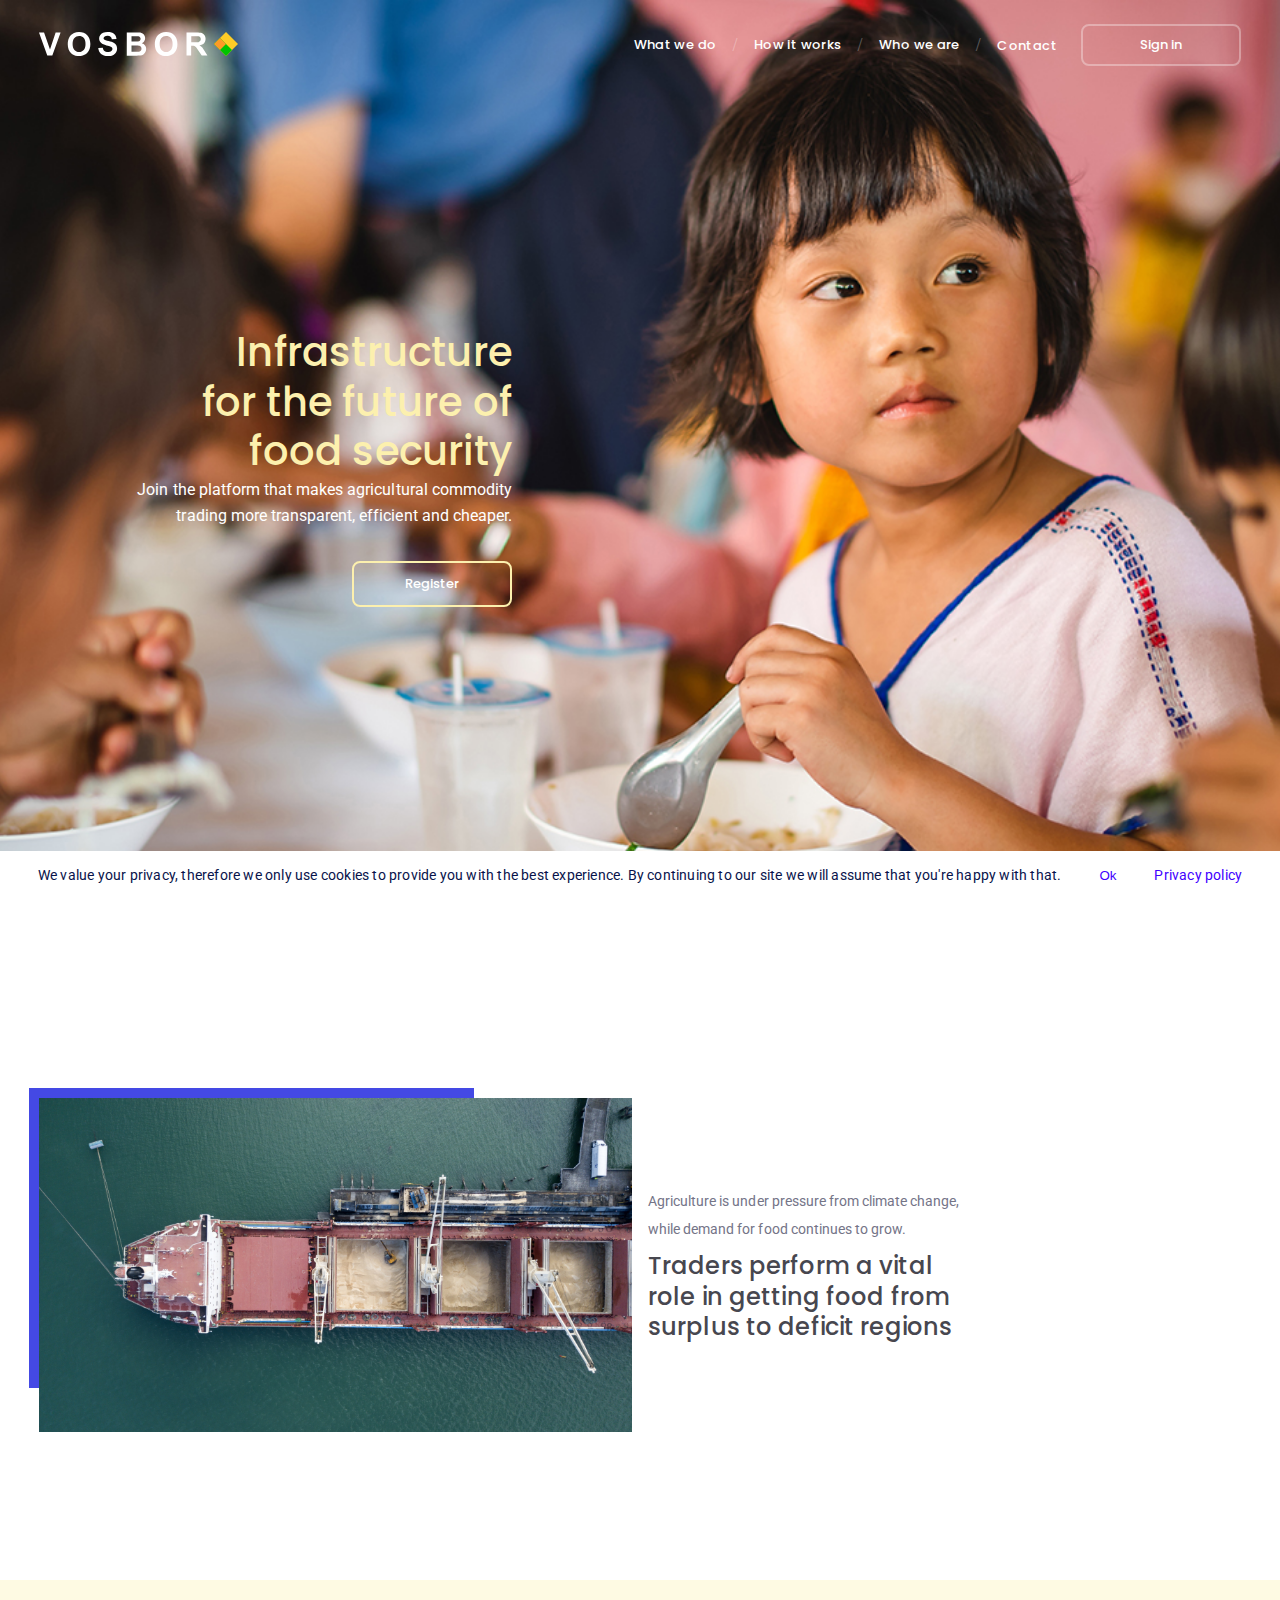
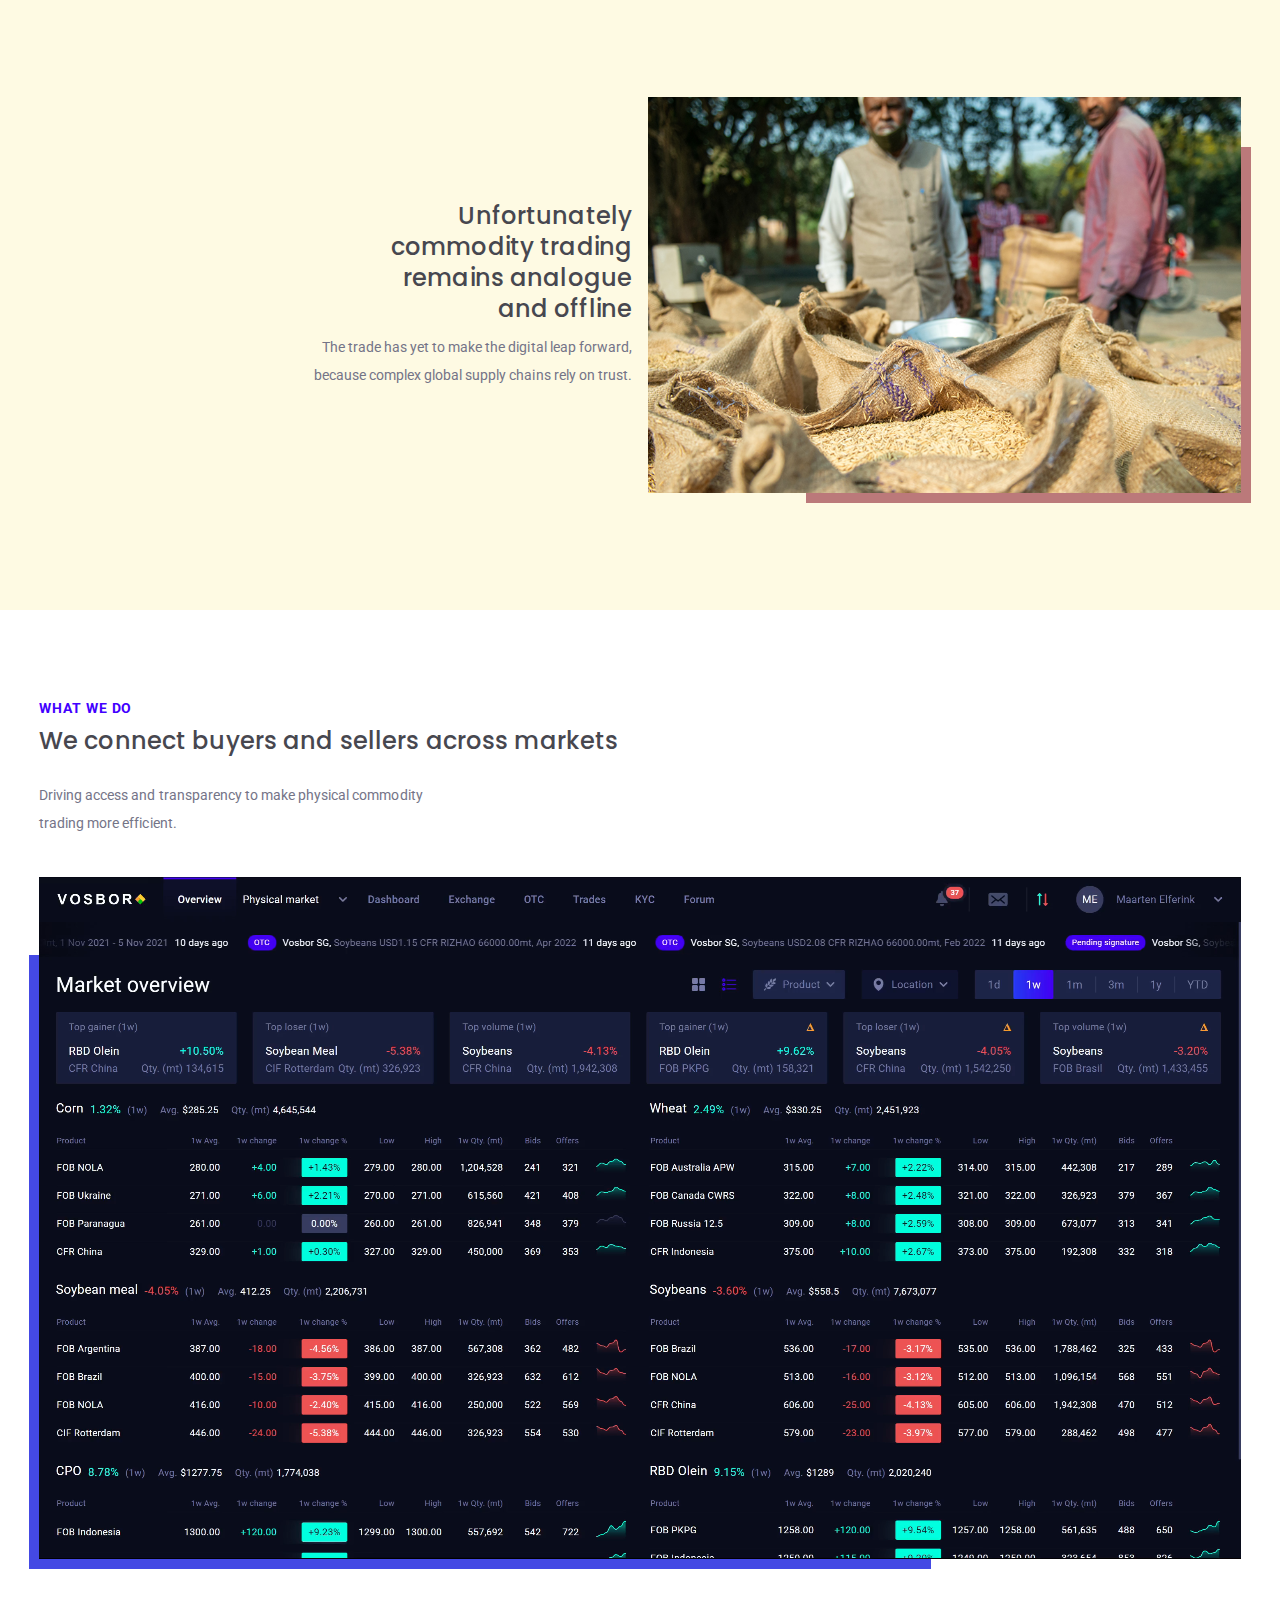
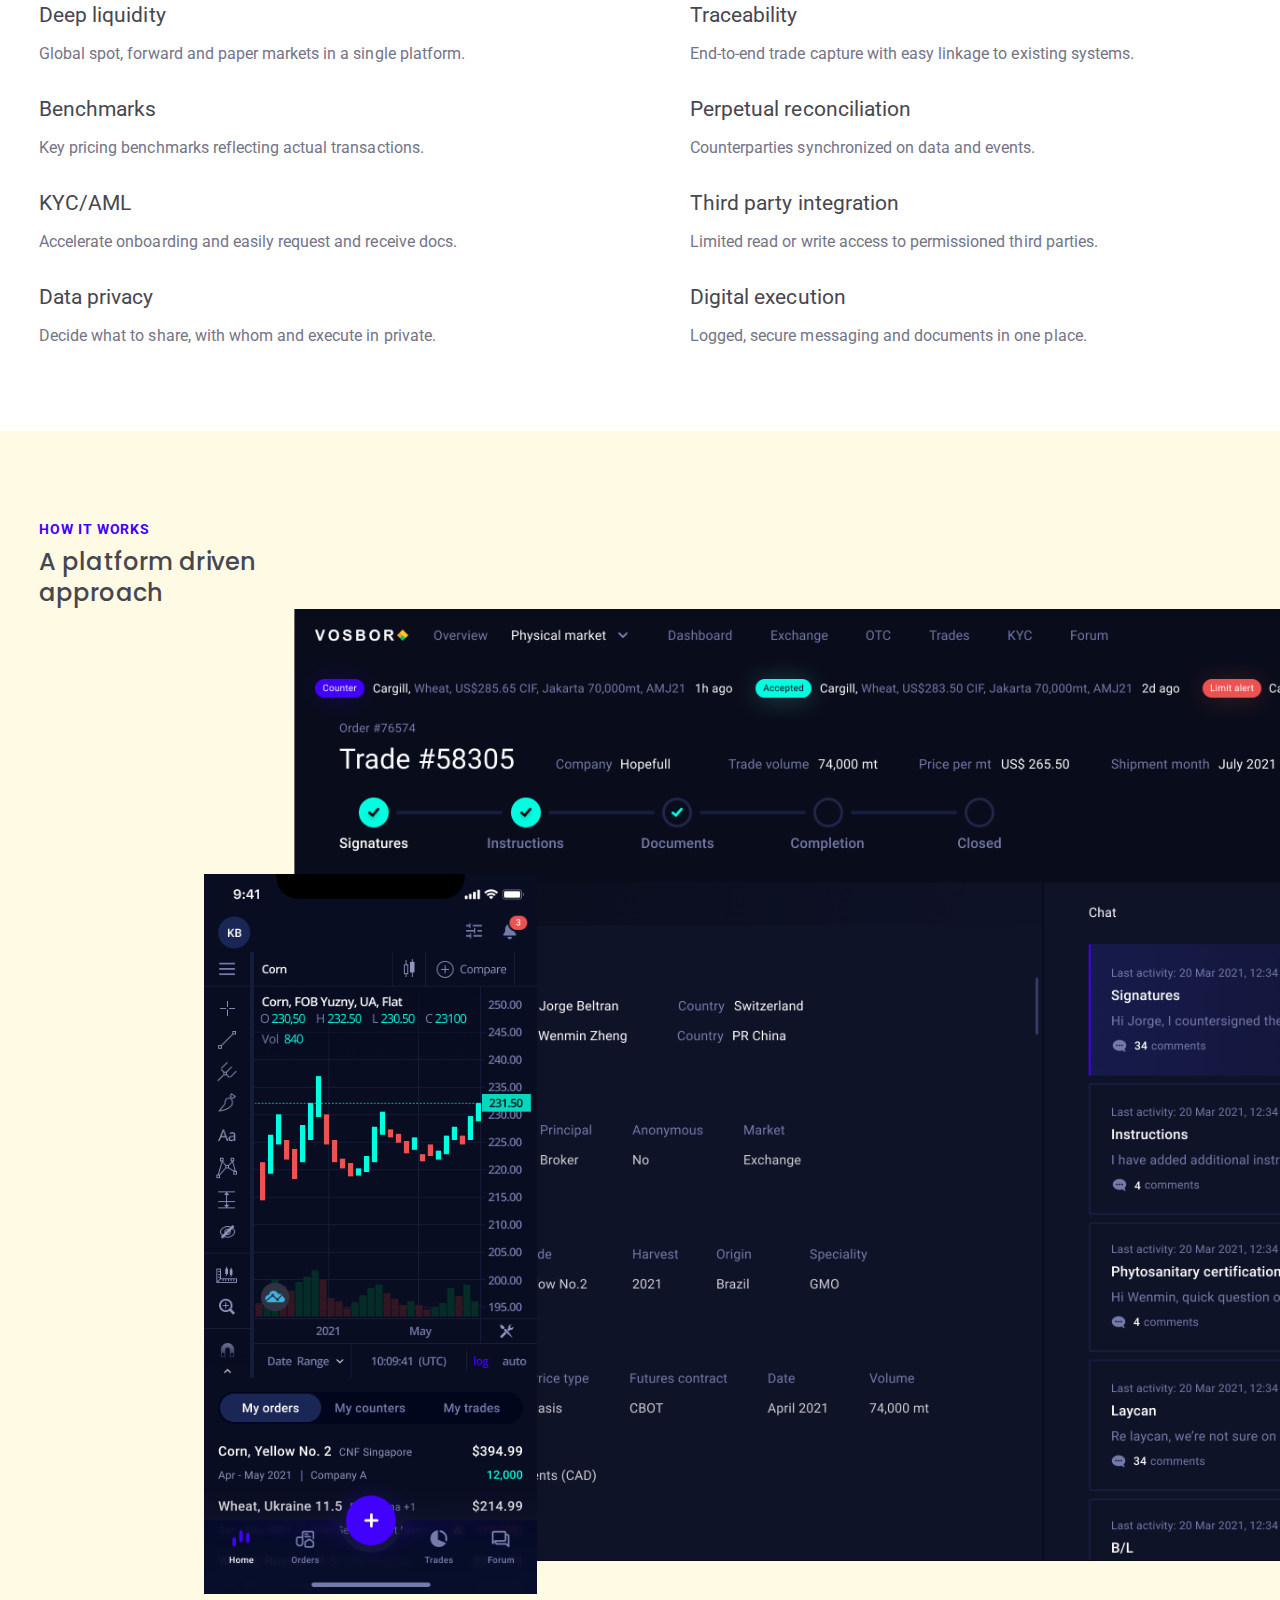
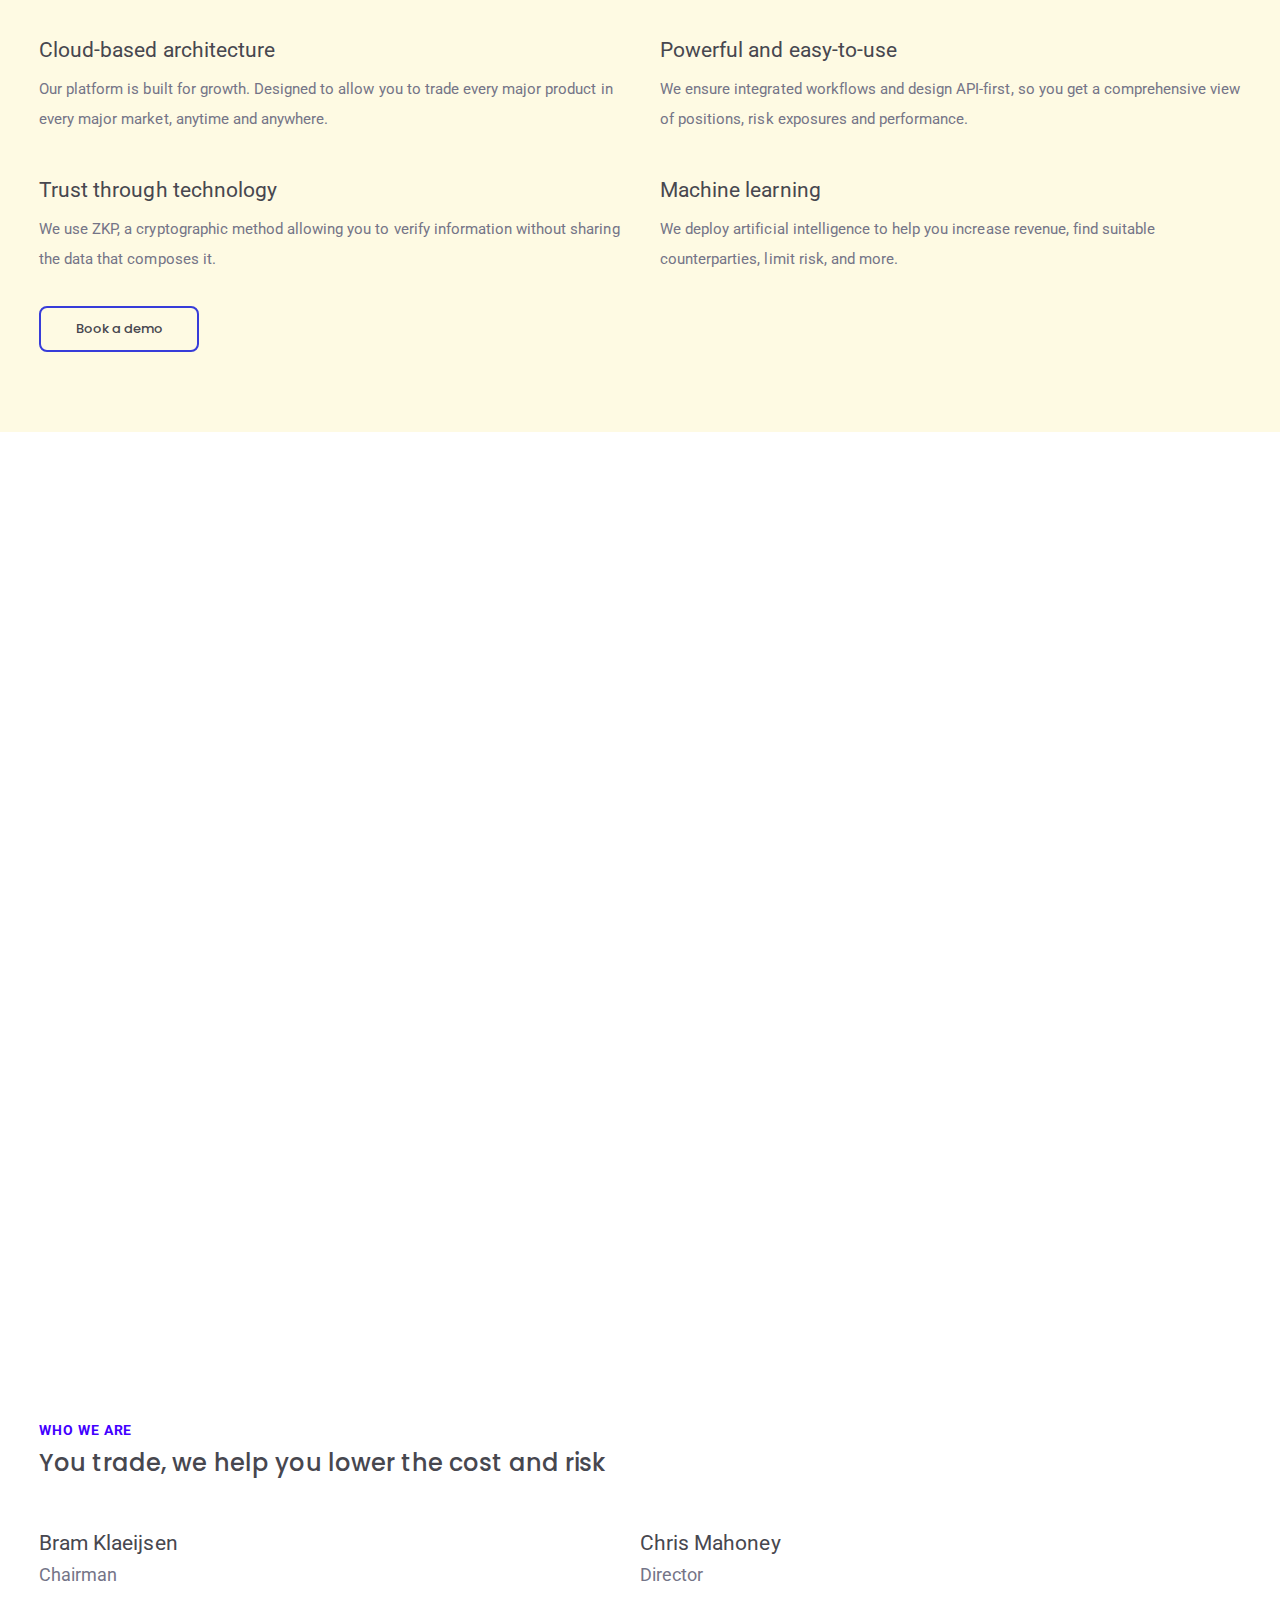
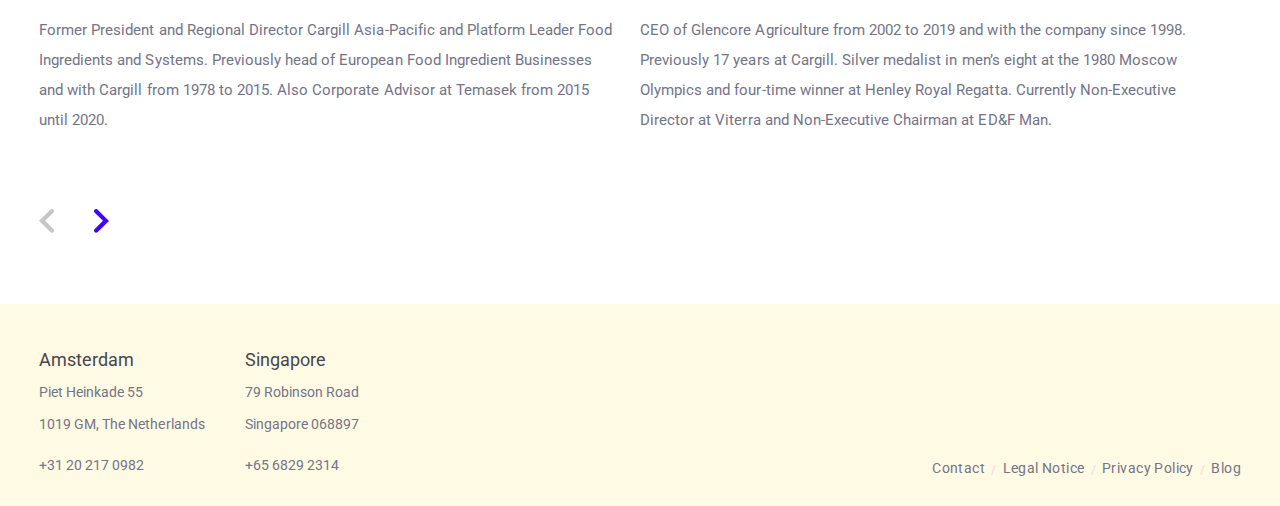
<file: index.html>
<!DOCTYPE html><html><head><meta charSet="utf-8"/><meta http-equiv="x-ua-compatible" content="ie=edge"/><meta name="viewport" content="width=device-width, initial-scale=1, shrink-to-fit=no"/><meta name="version" content="3.0"/><meta data-react-helmet="true" charSet="utf-8"/><meta data-react-helmet="true" name="description" content=" Vosbor is a grain and oilseed trading platform. Discover how we foster transparency in global agricultural commodity markets. "/><meta data-react-helmet="true" name="keywords" content="commodity trading, commodity, blockchain, market, grain, oilseed, agriculture, agricultural commodities"/><meta data-react-helmet="true" property="og:title" content="Vosbor - The agricultural commodity trading platform"/><meta data-react-helmet="true" property="og:description" content="Vosbor is a grain and oilseed trading platform. Discover how we foster transparency in global agricultural commodity markets."/><meta data-react-helmet="true" property="og:type" content="website"/><meta data-react-helmet="true" property="og:url" content="https://www.vosbor.com/"/><meta data-react-helmet="true" name="robots" content="index, follow"/><style data-href="/styles.9399bb70e638437be671.css" data-identity="gatsby-global-css">a,abbr,acronym,address,applet,article,aside,audio,b,big,blockquote,body,canvas,caption,center,cite,code,dd,del,details,dfn,div,dl,dt,em,embed,fieldset,figcaption,figure,footer,form,h1,h2,h3,h4,h5,h6,header,hgroup,html,i,iframe,img,ins,kbd,label,legend,li,mark,menu,nav,object,ol,output,p,pre,q,ruby,s,samp,section,small,span,strike,strong,sub,summary,sup,table,tbody,td,tfoot,th,thead,time,tr,tt,u,ul,var,video{-webkit-margin-before:0;-webkit-margin-after:0;border:0;font-size:100%;font:inherit;margin:0;margin-block-end:0;margin-block-start:0;padding:0;vertical-align:baseline}article,aside,details,figcaption,figure,footer,header,hgroup,menu,nav,section{display:block}body{line-height:1}ol,ul{list-style:none}blockquote,q{quotes:none}blockquote:after,blockquote:before,q:after,q:before{content:"";content:none}table{border-collapse:collapse;border-spacing:0}*{-webkit-font-smoothing:antialiased;-moz-osx-font-smoothing:grayscale}body,html{-webkit-tap-highlight-color:rgba(0,0,0,0);border:0;font-family:Roboto;margin:0;padding:0;scroll-behavior:smooth;-webkit-user-select:none;user-select:none}@media(max-width:975px){.mobile-hidden{display:none!important}}@media(min-width:768px){.mobile-visible{display:none!important}}@media(max-width:1365px){.tablet-hidden{display:none!important}}@media(min-width:1366px){.tablet-visible{display:none!important}}.even-section{background:#fefae3}a{color:#747487}@-webkit-keyframes rotating{0%{-webkit-transform:rotate(0deg);transform:rotate(0deg)}to{-webkit-transform:rotate(1turn);transform:rotate(1turn)}}@keyframes rotating{0%{-webkit-transform:rotate(0deg);transform:rotate(0deg)}to{-webkit-transform:rotate(1turn);transform:rotate(1turn)}}</style><style>.gatsby-image-wrapper{position:relative;overflow:hidden}.gatsby-image-wrapper picture.object-fit-polyfill{position:static!important}.gatsby-image-wrapper img{bottom:0;height:100%;left:0;margin:0;max-width:none;padding:0;position:absolute;right:0;top:0;width:100%;object-fit:cover}.gatsby-image-wrapper [data-main-image]{opacity:0;transform:translateZ(0);transition:opacity .25s linear;will-change:opacity}.gatsby-image-wrapper-constrained{display:inline-block;vertical-align:top}</style><noscript><style>.gatsby-image-wrapper noscript [data-main-image]{opacity:1!important}.gatsby-image-wrapper [data-placeholder-image]{opacity:0!important}</style></noscript><script type="module">const e="undefined"!=typeof HTMLImageElement&&"loading"in HTMLImageElement.prototype;e&&document.body.addEventListener("load",(function(e){const t=e.target;if(void 0===t.dataset.mainImage)return;if(void 0===t.dataset.gatsbyImageSsr)return;let a=null,n=t;for(;null===a&&n;)void 0!==n.parentNode.dataset.gatsbyImageWrapper&&(a=n.parentNode),n=n.parentNode;const o=a.querySelector("[data-placeholder-image]"),r=new Image;r.src=t.currentSrc,r.decode().catch((()=>{})).then((()=>{t.style.opacity=1,o&&(o.style.opacity=0,o.style.transition="opacity 500ms linear")}))}),!0);</script><style data-styled="" data-styled-version="5.3.11">.kyTcuj{padding:30px 35px 25px;display:-webkit-box;display:-webkit-flex;display:-ms-flexbox;display:flex;-webkit-align-items:center;-webkit-box-align:center;-ms-flex-align:center;align-items:center;-webkit-flex-direction:column;-ms-flex-direction:column;flex-direction:column;gap:42px;}/*!sc*/
@media (min-width:768px){.kyTcuj{padding:40px 39px 25px;-webkit-flex-direction:row;-ms-flex-direction:row;flex-direction:row;-webkit-align-items:flex-end;-webkit-box-align:flex-end;-ms-flex-align:flex-end;align-items:flex-end;-webkit-box-pack:justify;-webkit-justify-content:space-between;-ms-flex-pack:justify;justify-content:space-between;}}/*!sc*/
@media (min-width:1366px){.kyTcuj{padding:40px 80px 25px;}}/*!sc*/
@media (min-width:1919px){.kyTcuj{padding:50px 100px 25px;}}/*!sc*/
data-styled.g1[id="footer__FooterContainer-sc-164g705-0"]{content:"kyTcuj,"}/*!sc*/
.sQmCu{display:-webkit-box;display:-webkit-flex;display:-ms-flexbox;display:flex;-webkit-align-items:stretch;-webkit-box-align:stretch;-ms-flex-align:stretch;align-items:stretch;gap:40px;}/*!sc*/
data-styled.g3[id="footer__AddressList-sc-164g705-2"]{content:"sQmCu,"}/*!sc*/
.ldNqOC{display:-webkit-box;display:-webkit-flex;display:-ms-flexbox;display:flex;-webkit-flex-direction:column;-ms-flex-direction:column;flex-direction:column;}/*!sc*/
data-styled.g4[id="footer__Address-sc-164g705-3"]{content:"ldNqOC,"}/*!sc*/
.inCbHJ{font-family:Roboto;font-style:normal;font-weight:normal;line-height:32px;-webkit-letter-spacing:0.002em;-moz-letter-spacing:0.002em;-ms-letter-spacing:0.002em;letter-spacing:0.002em;color:#47474f;font-size:16px;}/*!sc*/
@media (min-width:768px){.inCbHJ{font-size:18px;}}/*!sc*/
@media (min-width:1919px){.inCbHJ{font-size:24px;}}/*!sc*/
data-styled.g5[id="footer__AddressTitle-sc-164g705-4"]{content:"inCbHJ,"}/*!sc*/
.crRXfP{font-family:"Roboto";font-style:normal;font-weight:normal;line-height:32px;-webkit-letter-spacing:0.002em;-moz-letter-spacing:0.002em;-ms-letter-spacing:0.002em;letter-spacing:0.002em;color:#747487;font-size:14px;}/*!sc*/
@media (min-width:1366px){.crRXfP{font-size:16px;}}/*!sc*/
data-styled.g6[id="footer__AddressLine-sc-164g705-5"]{content:"crRXfP,"}/*!sc*/
.ZUcql{font-family:Roboto;font-style:normal;font-weight:normal;line-height:32px;-webkit-letter-spacing:0.002em;-moz-letter-spacing:0.002em;-ms-letter-spacing:0.002em;letter-spacing:0.002em;margin-top:9px;-webkit-text-decoration:none;text-decoration:none;color:#747487;font-size:14px;}/*!sc*/
@media (min-width:1366px){.ZUcql{font-size:16px;}}/*!sc*/
data-styled.g7[id="footer__Phone-sc-164g705-6"]{content:"ZUcql,"}/*!sc*/
.cLNOXf{font-family:Roboto;font-style:normal;font-weight:400;font-size:12px;line-height:20px;-webkit-letter-spacing:0.03em;-moz-letter-spacing:0.03em;-ms-letter-spacing:0.03em;letter-spacing:0.03em;color:#747487;-webkit-text-decoration:none;text-decoration:none;}/*!sc*/
.cLNOXf:not(:last-child)::after{content:"/";color:#c8c8ca;display:inline-block;vertical-align:middle;opacity:0.5;padding:0 6px;font-size:12px;line-height:20px;}/*!sc*/
@media (min-width:1366px){.cLNOXf:not(:last-child)::after{padding:0 8px;}}/*!sc*/
@media (min-width:1366px){.cLNOXf:not(:last-child)::after{padding:0 18px;font-size:14px;line-height:26px;}}/*!sc*/
@media (min-width:1919px){.cLNOXf:not(:last-child)::after{font-size:16px;line-height:28px;}}/*!sc*/
@media (min-width:768px){.cLNOXf{font-size:14px;line-height:26px;}}/*!sc*/
@media (min-width:1919px){.cLNOXf{font-size:16px;line-height:28px;}}/*!sc*/
data-styled.g8[id="footer__FooterLink-sc-164g705-7"]{content:"cLNOXf,"}/*!sc*/
.jILaPc{width:160px;box-sizing:border-box;-webkit-text-decoration:none;text-decoration:none;display:inline-block;text-align:center;white-space:nowrap;padding:0;border-width:2px;border-style:solid;border-radius:8px;font-family:"Poppins";font-weight:500;font-size:13px;height:42px;line-height:38px;}/*!sc*/
@media (min-width:1366px){.jILaPc{font-size:15px;height:44px;line-height:40px;}}/*!sc*/
@media (min-width:1919px){.jILaPc{font-size:18px;height:48px;line-height:44px;}}/*!sc*/
.etQySa{width:160px;box-sizing:border-box;-webkit-text-decoration:none;text-decoration:none;display:inline-block;text-align:center;white-space:nowrap;padding:0;border-width:2px;border-style:solid;border-radius:8px;font-family:"Poppins";font-weight:500;font-size:13px;height:46px;line-height:42px;}/*!sc*/
@media (min-width:1366px){.etQySa{font-size:15px;height:48px;line-height:44px;}}/*!sc*/
@media (min-width:1919px){.etQySa{font-size:18px;height:52px;line-height:48px;}}/*!sc*/
data-styled.g18[id="ButtonLink__BaseButtonLink-sc-1ebrgby-0"]{content:"jILaPc,etQySa,"}/*!sc*/
.hhJYSo{z-index:1;padding:24px;display:-webkit-box;display:-webkit-flex;display:-ms-flexbox;display:flex;-webkit-box-pack:justify;-webkit-justify-content:space-between;-ms-flex-pack:justify;justify-content:space-between;-webkit-align-items:center;-webkit-box-align:center;-ms-flex-align:center;align-items:center;position:absolute;top:0;right:0;left:0;}/*!sc*/
.hhJYSo .links{display:-webkit-box;display:-webkit-flex;display:-ms-flexbox;display:flex;-webkit-align-items:center;-webkit-box-align:center;-ms-flex-align:center;align-items:center;-webkit-flex-wrap:wrap;-ms-flex-wrap:wrap;flex-wrap:wrap;-webkit-box-pack:end;-webkit-justify-content:flex-end;-ms-flex-pack:end;justify-content:flex-end;}/*!sc*/
@media (min-width:768px){.hhJYSo{padding:24px 39px;}}/*!sc*/
@media (min-width:1366px){.hhJYSo{padding:24px 40px;}}/*!sc*/
@media (min-width:1919px){.hhJYSo{padding:24px 68px;}}/*!sc*/
data-styled.g20[id="header__Header-sc-vh8ctx-0"]{content:"hhJYSo,"}/*!sc*/
.ivZsnF{font-family:"Poppins";font-style:normal;font-weight:500;font-size:14px;line-height:21px;-webkit-letter-spacing:0.03em;-moz-letter-spacing:0.03em;-ms-letter-spacing:0.03em;letter-spacing:0.03em;color:#ffffff;-webkit-text-decoration:none;text-decoration:none;-webkit-transition-property:color;transition-property:color;-webkit-transition-duration:0.3s;transition-duration:0.3s;}/*!sc*/
.ivZsnF:hover{color:rgb(255 255 255 / 75%);}/*!sc*/
.ivZsnF.separator::after{content:"/";color:#ffffff;opacity:0.3;display:inline-block;vertical-align:middle;font-family:"Montserrat";line-height:22px;padding:0 16px;font-size:18px;}/*!sc*/
@media (min-width:1366px){.ivZsnF.separator::after{font-size:24px;padding:0 24px;}}/*!sc*/
.ivZsnF.separator::after:hover{opacity:1;}/*!sc*/
@media (min-width:768px){.ivZsnF{font-size:13px;}}/*!sc*/
@media (min-width:1366px){.ivZsnF{font-size:15px;}}/*!sc*/
@media (min-width:1919px){.ivZsnF{font-size:18px;}}/*!sc*/
data-styled.g21[id="header__HeaderLink-sc-vh8ctx-1"]{content:"ivZsnF,"}/*!sc*/
.csyDvq{border-color:rgba(255,255,255,0.33);margin-left:24px;color:#ffffff;}/*!sc*/
@media (min-width:1366px){.csyDvq{margin-left:50px;}}/*!sc*/
.csyDvq:hover,.csyDvq:active{background:linear-gradient(270deg,#373cd9 2.12%,#243afa 97.88%);border-color:transparent;color:#ffffff;}/*!sc*/
data-styled.g22[id="header__ButtonLink-sc-vh8ctx-2"]{content:"csyDvq,"}/*!sc*/
.kbWWA-D{position:relative;}/*!sc*/
.kbWWA-D::before{content:"";background:#4449e4;position:absolute;width:75%;height:90%;top:-10px;left:-10px;}/*!sc*/
.kbWWA-D > *{isolation:isolate;}/*!sc*/
.dxnNLQ{position:relative;}/*!sc*/
.dxnNLQ::before{content:"";background:#BB797A;position:absolute;width:75%;height:90%;bottom:-10px;right:-10px;}/*!sc*/
.dxnNLQ > *{isolation:isolate;}/*!sc*/
.FqIMj{position:relative;}/*!sc*/
.FqIMj::before{content:"";background:#4449e4;position:absolute;width:75%;height:90%;bottom:-10px;left:-10px;}/*!sc*/
.FqIMj > *{isolation:isolate;}/*!sc*/
data-styled.g46[id="FramedPicture__PictureWrapper-sc-15s0j2s-0"]{content:"kbWWA-D,dxnNLQ,FqIMj,"}/*!sc*/
.jFDdch{padding:0px;}/*!sc*/
@media (min-width:768px){.jFDdch{padding:80px 39px 48px;}}/*!sc*/
@media (min-width:1366px){.jFDdch{padding:120px 80px 60px;}}/*!sc*/
@media (min-width:1919px){.jFDdch{padding:190px 100px 120px;}}/*!sc*/
data-styled.g69[id="sections__Section-sc-1699tph-0"]{content:"jFDdch,"}/*!sc*/
.bibjyW{display:-webkit-box;display:-webkit-flex;display:-ms-flexbox;display:flex;-webkit-flex-direction:column-reverse;-ms-flex-direction:column-reverse;flex-direction:column-reverse;padding:0px;box-sizing:border-box;}/*!sc*/
@media (min-width:768px){.bibjyW{-webkit-flex-direction:row;-ms-flex-direction:row;flex-direction:row;}.bibjyW > *{width:50%;}.bibjyW.reverse{-webkit-flex-direction:row-reverse;-ms-flex-direction:row-reverse;flex-direction:row-reverse;text-align:right;}}/*!sc*/
@media (min-width:768px){.bibjyW{min-height:70vh;-webkit-align-items:center;-webkit-box-align:center;-ms-flex-align:center;align-items:center;padding:80px 39px;gap:16px;}}/*!sc*/
@media (min-width:1366px){.bibjyW{min-height:90vh;padding:120px 80px;gap:60px;}}/*!sc*/
@media (min-width:1919px){.bibjyW{padding:120px 100px;gap:80px;}}/*!sc*/
.bibjyW picture{-webkit-flex:1 0 auto;-ms-flex:1 0 auto;flex:1 0 auto;}/*!sc*/
data-styled.g70[id="sections__SectionCard-sc-1699tph-1"]{content:"bibjyW,"}/*!sc*/
.kIrZrg{display:-webkit-box;display:-webkit-flex;display:-ms-flexbox;display:flex;-webkit-flex-direction:column;-ms-flex-direction:column;flex-direction:column;padding:80px 24px;gap:16px;}/*!sc*/
@media (min-width:768px){.kIrZrg{padding:0px;gap:8px;}}/*!sc*/
@media (min-width:1366px){.kIrZrg{gap:12px;}}/*!sc*/
@media (min-width:1919px){.kIrZrg{gap:40px;}}/*!sc*/
data-styled.g71[id="sections__SectionInfo-sc-1699tph-2"]{content:"kIrZrg,"}/*!sc*/
.jrxDWJ{font-family:Poppins;font-style:normal;font-weight:500;font-size:24px;line-height:129.5%;-webkit-letter-spacing:0.005em;-moz-letter-spacing:0.005em;-ms-letter-spacing:0.005em;letter-spacing:0.005em;color:#47474f;}/*!sc*/
@media (min-width:1366px){.jrxDWJ{font-size:40px;}}/*!sc*/
@media (min-width:1919px){.jrxDWJ{font-size:56px;}}/*!sc*/
data-styled.g72[id="sections__SectionTitle-sc-1699tph-3"]{content:"jrxDWJ,"}/*!sc*/
.kyDVbK{font-family:Roboto;font-style:normal;font-weight:normal;font-size:14px;line-height:28px;-webkit-letter-spacing:0.002em;-moz-letter-spacing:0.002em;-ms-letter-spacing:0.002em;letter-spacing:0.002em;color:#747487;}/*!sc*/
@media (min-width:1366px){.kyDVbK{font-size:16px;}}/*!sc*/
@media (min-width:1919px){.kyDVbK{font-size:21px;}}/*!sc*/
data-styled.g73[id="sections__SectionDescription-sc-1699tph-4"]{content:"kyDVbK,"}/*!sc*/
.iLtvfr{font-family:Roboto;font-style:normal;font-weight:bold;font-size:12px;line-height:36px;-webkit-letter-spacing:0.067em;-moz-letter-spacing:0.067em;-ms-letter-spacing:0.067em;letter-spacing:0.067em;color:#4200ff;}/*!sc*/
@media (min-width:768px){.iLtvfr{font-size:14px;}}/*!sc*/
@media (min-width:1919px){.iLtvfr{font-size:18px;margin-bottom:8px;}}/*!sc*/
data-styled.g74[id="sections__Anchor-sc-1699tph-5"]{content:"iLtvfr,"}/*!sc*/
.kRkmVP{padding:64px 0 40px;}/*!sc*/
@media (min-width:768px){.kRkmVP{padding:80px 39px;}}/*!sc*/
@media (min-width:1366px){.kRkmVP{padding:120px 80px;}}/*!sc*/
@media (min-width:1919px){.kRkmVP{padding:190px 100px;}}/*!sc*/
data-styled.g75[id="sections__SectionWhatWeDo-sc-1699tph-6"]{content:"kRkmVP,"}/*!sc*/
.jizBhO{padding:80px 24px;}/*!sc*/
@media (min-width:768px){.jizBhO{padding:0;margin-bottom:40px;}.jizBhO > picture{width:100%;}}/*!sc*/
@media (min-width:1366px){.jizBhO{display:-webkit-box;display:-webkit-flex;display:-ms-flexbox;display:flex;-webkit-flex-direction:row-reverse;-ms-flex-direction:row-reverse;flex-direction:row-reverse;gap:60px;-webkit-align-items:center;-webkit-box-align:center;-ms-flex-align:center;align-items:center;margin-bottom:60px;}.jizBhO > picture{width:auto;}.jizBhO > *{width:50%;}}/*!sc*/
@media (min-width:1919px){.jizBhO{gap:80px;margin-bottom:120px;}}/*!sc*/
data-styled.g76[id="sections__WwdContainer-sc-1699tph-7"]{content:"jizBhO,"}/*!sc*/
.fwaNjw{margin-bottom:16px;}/*!sc*/
@media (min-width:768px){.fwaNjw{margin-bottom:24px;}}/*!sc*/
@media (min-width:1366px){}/*!sc*/
@media (min-width:1919px){.fwaNjw{margin-bottom:40px;}}/*!sc*/
data-styled.g77[id="sections__WwdSectionTitle-sc-1699tph-8"]{content:"fwaNjw,"}/*!sc*/
.gFaQLq{display:-webkit-box;display:-webkit-flex;display:-ms-flexbox;display:flex;-webkit-flex-direction:column;-ms-flex-direction:column;flex-direction:column;margin-bottom:40px;}/*!sc*/
@media (min-width:768px){}/*!sc*/
@media (min-width:1366px){.gFaQLq{margin-bottom:0;}}/*!sc*/
@media (min-width:1919px){}/*!sc*/
data-styled.g78[id="sections__WwdInfo-sc-1699tph-9"]{content:"gFaQLq,"}/*!sc*/
.kFrVgB{position:relative;display:-webkit-box;display:-webkit-flex;display:-ms-flexbox;display:flex;-webkit-flex-direction:column-reverse;-ms-flex-direction:column-reverse;flex-direction:column-reverse;padding:40px 20px;overflow:hidden;}/*!sc*/
@media (min-width:1366px){.kFrVgB{-webkit-flex-direction:row;-ms-flex-direction:row;flex-direction:row;}.kFrVgB > *{width:50%;}}/*!sc*/
@media (min-width:768px){.kFrVgB{padding:80px 39px;gap:16px;}}/*!sc*/
@media (min-width:1366px){.kFrVgB{text-align:right;padding:120px 80px;gap:60px;}}/*!sc*/
@media (min-width:1919px){.kFrVgB{padding:190px 100px;gap:80px;}}/*!sc*/
data-styled.g80[id="sections__SectionHowItWorks-sc-1699tph-11"]{content:"kFrVgB,"}/*!sc*/
.feKvDD{padding-bottom:20px;}/*!sc*/
@media (min-width:768px){.feKvDD{padding-bottom:0px;}}/*!sc*/
@media (min-width:1366px){.feKvDD{padding-bottom:40px;}}/*!sc*/
@media (min-width:1919px){.feKvDD{padding-bottom:94px;}}/*!sc*/
data-styled.g81[id="sections__SectionTitleHowItWorks-sc-1699tph-12"]{content:"feKvDD,"}/*!sc*/
.kqzdrx{width:100%;display:block;position:relative;height:100vh;min-height:500px;background-repeat:no-repeat;background-size:cover;background-position:top center;background-image:url("/static/palm_s-4f5c5a70aa0294fe88431c25f42611cc.jpg");background-attachment:fixed;}/*!sc*/
@supports (-webkit-touch-callout:none){.kqzdrx{background-attachment:scroll;}}/*!sc*/
@media (min-width:768px){.kqzdrx{background-image:url("/static/palm_m-208e21060f3593b0d1af177f4510fe2b.jpg");min-height:600px;}}/*!sc*/
@media (min-width:1366px){.kqzdrx{background-image:url("/static/palm_xl-ff38309931d4e0125f3f09b96356552f.jpg");min-height:800px;}}/*!sc*/
@media (min-width:1919px){.kqzdrx{background-image:url("/static/palm_xl-ff38309931d4e0125f3f09b96356552f.jpg");min-height:1000px;}}/*!sc*/
data-styled.g83[id="sections__PictureSection-sc-1699tph-14"]{content:"kqzdrx,"}/*!sc*/
.fGKIM{padding:48px 24px;}/*!sc*/
@media (min-width:768px){.fGKIM{padding:0 0 24px;}}/*!sc*/
data-styled.g84[id="sections__SectionWhoWeAreInfo-sc-1699tph-15"]{content:"fGKIM,"}/*!sc*/
.iEWzTz{border:0;padding:0;margin:0;background:transparent;}/*!sc*/
data-styled.g85[id="carousel__ArrowButton-sc-pc2grs-0"]{content:"iEWzTz,"}/*!sc*/
.fbhcaz{opacity:0.3;cursor:pointer;padding:20px 20px 20px 0;fill:#47474F;}/*!sc*/
data-styled.g86[id="carousel__ArrowLeftScroll-sc-pc2grs-1"]{content:"fbhcaz,"}/*!sc*/
.iRipmb{opacity:0.3;cursor:pointer;padding:20px 0 20px 20px;fill:#47474F;}/*!sc*/
data-styled.g87[id="carousel__ArrowRightScroll-sc-pc2grs-2"]{content:"iRipmb,"}/*!sc*/
.mSTrH{width:auto;overflow-y:auto;-webkit-scrollbar-width:none;-moz-scrollbar-width:none;-ms-scrollbar-width:none;scrollbar-width:none;}/*!sc*/
.mSTrH::-webkit-scrollbar{display:none;}/*!sc*/
data-styled.g88[id="carousel__InfoCardHorizontalList-sc-pc2grs-3"]{content:"mSTrH,"}/*!sc*/
.cbNAXB{display:-webkit-box;display:-webkit-flex;display:-ms-flexbox;display:flex;-webkit-flex-direction:column;-ms-flex-direction:column;flex-direction:column;width:auto;}/*!sc*/
@media (min-width:768px){.cbNAXB{display:block;width:3850px;width:calc(calc( 100% / 2 ) * 10);}}/*!sc*/
@media (min-width:1366px){.cbNAXB{display:block;width:3850px;width:calc(calc( 100% / 4 ) * 10);}}/*!sc*/
data-styled.g89[id="carousel__CarouselWrapper-sc-pc2grs-4"]{content:"cbNAXB,"}/*!sc*/
.kFWptG{text-align:left;display:none;}/*!sc*/
@media (min-width:768px){.kFWptG{display:block;}}/*!sc*/
data-styled.g90[id="carousel__CarouselButtonsWrapper-sc-pc2grs-5"]{content:"kFWptG,"}/*!sc*/
.jCXGnW{padding:24px;}/*!sc*/
.closed .carousel__CarouselInfoCard-sc-pc2grs-6.extra{display:none;}/*!sc*/
@media (min-width:768px){.jCXGnW{padding:24px 24px 24px 0;width:calc(100% / 10);display:inline-block;vertical-align:top;box-sizing:border-box;}.closed .carousel__CarouselInfoCard-sc-pc2grs-6.extra{display:inline-block;}}/*!sc*/
@media (min-width:1366px){}/*!sc*/
@media (min-width:1919px){}/*!sc*/
data-styled.g91[id="carousel__CarouselInfoCard-sc-pc2grs-6"]{content:"jCXGnW,"}/*!sc*/
.hvDlca{font-family:"Roboto";font-style:normal;font-weight:normal;font-size:14px;line-height:16px;-webkit-letter-spacing:0.1em;-moz-letter-spacing:0.1em;-ms-letter-spacing:0.1em;letter-spacing:0.1em;color:#4200ff;text-align:center;margin:24px auto 40px;}/*!sc*/
@media (min-width:768px){.hvDlca{display:none;}}/*!sc*/
data-styled.g92[id="carousel__CarouselShowMore-sc-pc2grs-7"]{content:"hvDlca,"}/*!sc*/
.gUyihT{margin:0 24px;display:grid;grid-template-columns:1fr;gap:32px 100px;}/*!sc*/
@media (min-width:768px){.gUyihT{margin:0;grid-template-columns:1fr 1fr;gap:24px 100px;}}/*!sc*/
@media (min-width:1366px){.gUyihT{grid-template-columns:1fr 1fr 1fr 1fr;gap:40px 100px;}}/*!sc*/
data-styled.g93[id="carousel__InfoCardList-sc-pc2grs-8"]{content:"gUyihT,"}/*!sc*/
.kapIVn{margin:40px 0px 32px;display:grid;grid-template-columns:1fr;gap:48px;}/*!sc*/
@media (min-width:768px){.kapIVn{margin:40px 0 32px;grid-template-columns:1fr 1fr;gap:40px;}}/*!sc*/
@media (min-width:1366px){.kapIVn{gap:56px 20px;}}/*!sc*/
@media (min-width:1919px){.kapIVn{gap:70px 64px;}}/*!sc*/
data-styled.g94[id="carousel__InfoCardHalfList-sc-pc2grs-9"]{content:"kapIVn,"}/*!sc*/
@media (min-width:768px){}/*!sc*/
@media (min-width:1366px){}/*!sc*/
@media (min-width:1919px){}/*!sc*/
data-styled.g95[id="carousel__InfoCard-sc-pc2grs-10"]{content:"XZjCX,"}/*!sc*/
@media (min-width:768px){}/*!sc*/
@media (min-width:1366px){.drySid{display:-webkit-box;display:-webkit-flex;display:-ms-flexbox;display:flex;-webkit-flex-direction:column;-ms-flex-direction:column;flex-direction:column;-webkit-align-items:end;-webkit-box-align:end;-ms-flex-align:end;align-items:end;}}/*!sc*/
@media (min-width:1919px){}/*!sc*/
data-styled.g96[id="carousel__InfoCardHowItWorks-sc-pc2grs-11"]{content:"drySid,"}/*!sc*/
.kEgZJI{font-family:"Roboto";font-style:normal;font-weight:normal;font-size:21px;line-height:32px;-webkit-letter-spacing:0.002em;-moz-letter-spacing:0.002em;-ms-letter-spacing:0.002em;letter-spacing:0.002em;color:#47474f;}/*!sc*/
@media (min-width:1919px){.kEgZJI{font-size:24px;margin-bottom:4px;}}/*!sc*/
data-styled.g97[id="carousel__InfoCardTitle-sc-pc2grs-12"]{content:"kEgZJI,"}/*!sc*/
@media (min-width:1366px){.bhErKm{max-width:285px;}}/*!sc*/
@media (min-width:1919px){.bhErKm{max-width:285px;}}/*!sc*/
data-styled.g98[id="carousel__InfoCardTitleHowItWorks-sc-pc2grs-13"]{content:"bhErKm,"}/*!sc*/
.gnXeQp{display:block;font-family:Roboto;font-style:normal;font-weight:normal;font-size:18px;line-height:32px;-webkit-letter-spacing:0.002em;-moz-letter-spacing:0.002em;-ms-letter-spacing:0.002em;letter-spacing:0.002em;color:#747487;padding-bottom:16px;}/*!sc*/
@media (min-width:1919px){.gnXeQp{padding-bottom:24px;}}/*!sc*/
data-styled.g99[id="carousel__InfoCardSubtitle-sc-pc2grs-14"]{content:"gnXeQp,"}/*!sc*/
.vJcdK{font-family:"Roboto";font-style:normal;font-weight:normal;font-size:16px;line-height:30px;-webkit-letter-spacing:0.002em;-moz-letter-spacing:0.002em;-ms-letter-spacing:0.002em;letter-spacing:0.002em;color:#747487;margin-top:16px;}/*!sc*/
@media (min-width:768px){.vJcdK{margin-top:8px;}}/*!sc*/
@media (min-width:1366px){.vJcdK{margin-top:8px;}}/*!sc*/
@media (min-width:1919px){.vJcdK{margin-top:24px;font-size:18px;}}/*!sc*/
data-styled.g100[id="carousel__InfoCardDescription-sc-pc2grs-15"]{content:"vJcdK,"}/*!sc*/
.bNfEqW{font-family:"Roboto";font-style:normal;font-weight:normal;font-size:15px;line-height:30px;-webkit-letter-spacing:0.002em;-moz-letter-spacing:0.002em;-ms-letter-spacing:0.002em;letter-spacing:0.002em;color:#747487;margin-top:16px;}/*!sc*/
@media (min-width:768px){.bNfEqW{margin-top:8px;}}/*!sc*/
@media (min-width:1366px){.bNfEqW{margin-top:8px;}}/*!sc*/
@media (min-width:1919px){.bNfEqW{margin-top:24px;font-size:17px;}}/*!sc*/
data-styled.g101[id="carousel__InfoCardDescriptionSmall-sc-pc2grs-16"]{content:"bNfEqW,"}/*!sc*/
.dlJPQq{display:-webkit-box;display:-webkit-flex;display:-ms-flexbox;display:flex;-webkit-flex-direction:row;-ms-flex-direction:row;flex-direction:row;-webkit-align-items:center;-webkit-box-align:center;-ms-flex-align:center;align-items:center;-webkit-box-pack:center;-webkit-justify-content:center;-ms-flex-pack:center;justify-content:center;position:fixed;left:0;bottom:0;width:100%;overflow:hidden;background:#fff;color:#08134b;z-index:10;padding:16px;box-sizing:border-box;-webkit-letter-spacing:0.2px;-moz-letter-spacing:0.2px;-ms-letter-spacing:0.2px;letter-spacing:0.2px;-moz-osx-font-smoothing:grayscale;font-size:14px;line-height:1.17em;}/*!sc*/
.dlJPQq > div + div{margin-left:32px;}/*!sc*/
.dlJPQq a{color:#4200ff;-webkit-text-decoration:none;text-decoration:none;cursor:pointer;}/*!sc*/
data-styled.g102[id="CookieConsent__CookieWrapper-sc-1n6ehd4-0"]{content:"dlJPQq,"}/*!sc*/
.bRTlZ{color:#4200ff;border:0;background:0;cursor:pointer;}/*!sc*/
data-styled.g103[id="CookieConsent__StyledButton-sc-1n6ehd4-1"]{content:"bRTlZ,"}/*!sc*/
.gUyXaw{min-height:100%;position:relative;background-repeat:no-repeat;background-size:cover;background-position:top center;background-image:url("/static/header_s-4cb83e2d56f5ca900f541317991ea095.jpg");background-attachment:fixed;color:#ffffff;}/*!sc*/
@supports (-webkit-touch-callout:none){.gUyXaw{background-attachment:scroll;}}/*!sc*/
@media (min-width:768px){.gUyXaw{background-image:url("/static/header_m-3f3600f19ffe25a97afc46d242bbb08c.jpg");}}/*!sc*/
@media (min-width:1366px){.gUyXaw{background-image:url("/static/header_l-d05a20bd14bd22982078f2f0d31275b0.jpg");}}/*!sc*/
data-styled.g104[id="pages__TopSection-sc-a43ts5-0"]{content:"gUyXaw,"}/*!sc*/
.dqTmio{min-height:900px;height:100vh;padding-bottom:50px;position:relative;width:90vw;margin:0 auto;text-align:left;display:-webkit-box;display:-webkit-flex;display:-ms-flexbox;display:flex;-webkit-flex-direction:column;-ms-flex-direction:column;flex-direction:column;-webkit-align-items:flex-start;-webkit-box-align:flex-start;-ms-flex-align:flex-start;align-items:flex-start;-webkit-box-pack:center;-webkit-justify-content:center;-ms-flex-pack:center;justify-content:center;}/*!sc*/
@media (min-width:768px){.dqTmio{width:40vw;margin:auto auto auto 0;text-align:right;-webkit-align-items:flex-end;-webkit-box-align:flex-end;-ms-flex-align:flex-end;align-items:flex-end;}}/*!sc*/
@media (min-width:1366px){.dqTmio{width:40vw;margin:auto auto auto 0;text-align:right;}}/*!sc*/
@media (min-width:1919px){}/*!sc*/
data-styled.g105[id="pages__TopSectionInfo-sc-a43ts5-1"]{content:"dqTmio,"}/*!sc*/
.jVEdQV{font-family:"Poppins";font-style:normal;font-weight:500;line-height:124%;-webkit-letter-spacing:0.005em;-moz-letter-spacing:0.005em;-ms-letter-spacing:0.005em;letter-spacing:0.005em;color:#fcf0ae;margin:0;padding-top:35px;font-size:40px;}/*!sc*/
@media (min-width:1366px){.jVEdQV{font-size:68px;}}/*!sc*/
@media (min-width:1919px){.jVEdQV{font-size:87px;}}/*!sc*/
data-styled.g106[id="pages__H1-sc-a43ts5-2"]{content:"jVEdQV,"}/*!sc*/
@media (min-width:1366px){.hbSEmi{padding-top:50px;}}/*!sc*/
@media (min-width:1919px){.hbSEmi{padding-top:150px;}}/*!sc*/
data-styled.g107[id="pages__MainH1-sc-a43ts5-3"]{content:"hbSEmi,"}/*!sc*/
.cWilZa{padding:4vw;position:absolute;top:50%;-webkit-transform:translateY(-50%);-ms-transform:translateY(-50%);transform:translateY(-50%);width:100%;box-sizing:border-box;}/*!sc*/
data-styled.g108[id="pages__H1Center-sc-a43ts5-4"]{content:"cWilZa,"}/*!sc*/
.jQstoo{font-family:Roboto;font-style:normal;font-weight:normal;-webkit-letter-spacing:0.002em;-moz-letter-spacing:0.002em;-ms-letter-spacing:0.002em;letter-spacing:0.002em;color:#ffffff;margin:0 0 32px;font-size:16px;line-height:26px;max-width:375px;}/*!sc*/
@media (min-width:768px){.jQstoo{max-width:420px;}}/*!sc*/
@media (min-width:1366px){.jQstoo{max-width:530px;font-size:16px;line-height:30px;}}/*!sc*/
@media (min-width:1919px){.jQstoo{font-size:21px;line-height:36px;}}/*!sc*/
data-styled.g109[id="pages__TopSectionH3-sc-a43ts5-5"]{content:"jQstoo,"}/*!sc*/
@media (min-width:768px){.eunkWz{display:block;}}/*!sc*/
data-styled.g110[id="pages__SpanBlock-sc-a43ts5-6"]{content:"eunkWz,"}/*!sc*/
.eerJPN{border-color:#fcf0ae;color:#ffffff;}/*!sc*/
.eerJPN:hover,.eerJPN:active{background:#fcf0ae;color:#47474f;}/*!sc*/
data-styled.g111[id="pages__ButtonLink-sc-a43ts5-7"]{content:"eerJPN,"}/*!sc*/
.iFgQSU{border-color:#373cd9;color:#47474f;}/*!sc*/
.iFgQSU:hover,.iFgQSU:active{background:linear-gradient(270deg,#373cd9 2.12%,#243afa 97.88%);color:#ffffff;}/*!sc*/
data-styled.g112[id="pages__ButtonLinkSecondary-sc-a43ts5-8"]{content:"iFgQSU,"}/*!sc*/
.jQtEqh{width:100%;}/*!sc*/
@media (min-width:768px){.jQtEqh{max-width:593px;}}/*!sc*/
@media (min-width:1366px){.jQtEqh{max-width:100%;}}/*!sc*/
data-styled.g113[id="pages__ResponsiveImg-sc-a43ts5-9"]{content:"jQtEqh,"}/*!sc*/
.iPlhkT{position:relative;min-height:90vw;margin:30px 0;}/*!sc*/
@media (min-width:768px){.iPlhkT{margin:0;overflow:visible;min-height:77vw;}}/*!sc*/
@media (min-width:1366px){.iPlhkT{min-height:auto;}}/*!sc*/
data-styled.g115[id="pages__PictureWrapper-sc-a43ts5-11"]{content:"iPlhkT,"}/*!sc*/
.MUgpF > img{z-index:1;position:absolute;bottom:0;width:32vw;right:57vw;}/*!sc*/
@media (min-width:768px){.MUgpF > img{width:26vw;right:55vw;}}/*!sc*/
@media (min-width:1366px){.MUgpF > img{width:250px;right:25vw;}}/*!sc*/
@media (min-width:1919px){.MUgpF > img{width:14vw;right:25vw;}}/*!sc*/
data-styled.g116[id="pages__PictureHiwTop-sc-a43ts5-12"]{content:"MUgpF,"}/*!sc*/
.arYTS > img{position:absolute;right:0;top:0;width:154vw;right:-20px;-webkit-transform:translateX(50%);-ms-transform:translateX(50%);transform:translateX(50%);}/*!sc*/
@media (min-width:768px){.arYTS > img{top:0;position:absolute;width:140vw;right:-39px;-webkit-transform:translateX(45%);-ms-transform:translateX(45%);transform:translateX(45%);}}/*!sc*/
@media (min-width:1366px){.arYTS > img{position:absolute;top:0;right:-80px;width:59vw;max-width:1200px;min-width:1100px;}}/*!sc*/
@media (min-width:1919px){.arYTS > img{top:0;right:-100px;width:72vw;max-width:1420px;}}/*!sc*/
data-styled.g117[id="pages__PictureHiwBottom-sc-a43ts5-13"]{content:"arYTS,"}/*!sc*/
.dvRoHp{display:block;width:100%;}/*!sc*/
data-styled.g118[id="pages__ResponsiveVideo-sc-a43ts5-14"]{content:"dvRoHp,"}/*!sc*/
.cYHymK{margin:0 24px;}/*!sc*/
@media (min-width:768px){.cYHymK{margin:0;}}/*!sc*/
data-styled.g119[id="pages__StyledFramedPicture-sc-a43ts5-15"]{content:"cYHymK,"}/*!sc*/
</style><link rel="sitemap" type="application/xml" href="/sitemap/sitemap-index.xml"/><title data-react-helmet="true">Vosbor - The agricultural commodity trading platform</title><link data-react-helmet="true" rel="canonical" href="https://www.vosbor.com/"/><link href="https://fonts.googleapis.com/css?family=Poppins:100,200,300,400,500,600|Roboto:100,200,300,400,500,600|IBM+Plex+Mono:100,200,300,400,500,600&amp;display=swap" rel="stylesheet"/><link rel="icon" href="/favicon-32x32.png?v=21c7173ac2f4953a804b70d35e9499ad" type="image/png"/><link rel="manifest" href="/manifest.webmanifest" crossorigin="anonymous"/><link rel="apple-touch-icon" sizes="48x48" href="/icons/icon-48x48.png?v=21c7173ac2f4953a804b70d35e9499ad"/><link rel="apple-touch-icon" sizes="72x72" href="/icons/icon-72x72.png?v=21c7173ac2f4953a804b70d35e9499ad"/><link rel="apple-touch-icon" sizes="96x96" href="/icons/icon-96x96.png?v=21c7173ac2f4953a804b70d35e9499ad"/><link rel="apple-touch-icon" sizes="144x144" href="/icons/icon-144x144.png?v=21c7173ac2f4953a804b70d35e9499ad"/><link rel="apple-touch-icon" sizes="192x192" href="/icons/icon-192x192.png?v=21c7173ac2f4953a804b70d35e9499ad"/><link rel="apple-touch-icon" sizes="256x256" href="/icons/icon-256x256.png?v=21c7173ac2f4953a804b70d35e9499ad"/><link rel="apple-touch-icon" sizes="384x384" href="/icons/icon-384x384.png?v=21c7173ac2f4953a804b70d35e9499ad"/><link rel="apple-touch-icon" sizes="512x512" href="/icons/icon-512x512.png?v=21c7173ac2f4953a804b70d35e9499ad"/><link rel="alternate" type="application/rss+xml" title="Vosbor Blog" href="/rss.xml"/></head><body><noscript><iframe src="https://www.googletagmanager.com/ns.html?id=GTM-PGRDJVG" height="0" width="0" style="display:none;visibility:hidden"></iframe></noscript><div id="___gatsby"><div style="outline:none" tabindex="-1" id="gatsby-focus-wrapper"><main><header class="header__Header-sc-vh8ctx-0 hhJYSo"><a href="/"><svg width="200" height="24" viewBox="0 0 200 24" fill="none"><g clip-path="url(#clip0_995_1637)"><path d="M16.648 0.40332L10.9978 17.5462L5.04486 0.40332H0L8.27357 23.5966H13.3184L21.592 0.40332H16.648Z" fill="white"></path><path d="M28.7556 12.2017C28.7556 9.88235 29.1592 7.86555 29.8655 6.2521C30.37 5.04202 31.0763 3.93277 31.9843 3.02521C32.8924 2.11765 33.9014 1.41176 35.0112 0.907563C36.4238 0.302521 38.1391 0 40.0561 0C43.4866 0 46.2108 1.10924 48.2288 3.22689C50.2467 5.34454 51.3566 8.26891 51.3566 12.1008C51.3566 15.8319 50.3476 18.7563 48.3297 20.874C46.3117 22.9916 43.5875 24.1008 40.157 24.1008C36.7265 24.1008 34.0023 23.0924 31.8834 20.9748C29.7646 18.7563 28.7556 15.8319 28.7556 12.2017ZM33.5987 12C33.5987 14.6219 34.2041 16.6387 35.4148 17.9496C36.6256 19.2605 38.1391 19.9664 40.0561 19.9664C41.9732 19.9664 43.4866 19.2605 44.6974 17.9496C45.9081 16.6387 46.5135 14.6219 46.5135 11.8992C46.5135 9.27731 45.9081 7.26051 44.7983 5.94958C43.4866 4.63866 41.9732 4.03361 40.0561 4.03361C38.1391 4.03361 36.5247 4.7395 35.4148 6.05042C34.2041 7.36135 33.5987 9.27731 33.5987 12Z" fill="white"></path><path d="M59.2268 16.0336L63.7672 15.6303C64.0699 17.1429 64.5744 18.2521 65.4824 18.958C66.2896 19.6639 67.5004 20.0672 68.9129 20.0672C70.4264 20.0672 71.5363 19.7647 72.3434 19.0588C73.1506 18.4538 73.4533 17.6471 73.4533 16.8403C73.4533 16.3361 73.2515 15.8319 72.9488 15.4286C72.6461 15.0252 72.0408 14.7227 71.2336 14.4202C70.7291 14.2185 69.4174 13.916 67.5004 13.4118C64.9779 12.8067 63.2627 12 62.2537 11.0924C60.8412 9.78151 60.1349 8.26891 60.1349 6.45378C60.1349 5.2437 60.4376 4.13445 61.1439 3.12605C61.8501 2.11765 62.7582 1.31092 64.0699 0.806723C65.2806 0.302521 66.7941 0 68.6102 0C71.5363 0 73.756 0.605042 75.1686 1.91597C76.682 3.22689 77.3883 4.94118 77.4892 7.05882L72.8479 7.2605C72.6461 6.05042 72.2425 5.2437 71.5363 4.63866C70.83 4.13445 69.9219 3.83193 68.6102 3.83193C67.2986 3.83193 66.1887 4.13445 65.3815 4.63866C64.8771 5.04202 64.5744 5.54622 64.5744 6.15126C64.5744 6.65546 64.7762 7.15966 65.2806 7.56303C65.886 8.06723 67.2986 8.57143 69.6192 9.07563C71.9399 9.57983 73.5542 10.1849 74.6641 10.7899C75.774 11.395 76.5811 12.2017 77.1865 13.1092C77.7919 14.1176 78.0946 15.3277 78.0946 16.8403C78.0946 18.1513 77.691 19.4622 76.9847 20.5714C76.2784 21.7815 75.1686 22.5882 73.8569 23.1933C72.5452 23.7983 70.83 24 68.812 24C65.886 24 63.6663 23.2941 62.0519 21.9832C60.5385 20.6723 59.5295 18.6555 59.2268 16.0336Z" fill="white"></path><path d="M87.7805 0.40332H97.0631C98.8792 0.40332 100.292 0.504161 101.2 0.605001C102.108 0.806682 102.915 1.1092 103.621 1.6134C104.328 2.11761 104.933 2.72265 105.438 3.52937C105.942 4.33609 106.144 5.24366 106.144 6.25206C106.144 7.3613 105.841 8.36971 105.236 9.27727C104.63 10.1848 103.823 10.8907 102.814 11.2941C104.227 11.6974 105.337 12.4033 106.043 13.4117C106.85 14.4201 107.153 15.5294 107.153 16.9411C107.153 17.9495 106.951 19.0588 106.447 20.0672C105.942 21.0756 105.236 21.8823 104.429 22.4874C103.621 23.0924 102.512 23.4958 101.301 23.5966C100.494 23.6974 98.6774 23.6974 95.6505 23.7983H87.7805V0.40332ZM92.5227 4.23525V9.57979H95.5496C97.3658 9.57979 98.4756 9.57979 98.9801 9.47895C99.7873 9.37811 100.393 9.07559 100.897 8.67223C101.402 8.16803 101.603 7.56298 101.603 6.8571C101.603 6.15122 101.402 5.54618 100.998 5.14282C100.594 4.73945 99.9891 4.43693 99.1819 4.33609C98.6774 4.23525 97.3658 4.23525 95.146 4.23525H92.5227ZM92.5227 13.5126V19.7647H96.8613C98.5765 19.7647 99.5855 19.7647 100.09 19.6638C100.796 19.563 101.402 19.2605 101.805 18.7563C102.209 18.2521 102.512 17.647 102.512 16.7395C102.512 16.0336 102.31 15.4285 102.007 14.9243C101.704 14.4201 101.2 14.1176 100.494 13.8151C99.8882 13.6134 98.4756 13.5126 96.3568 13.5126H92.5227Z" fill="white"></path><path d="M115.83 12.2017C115.83 9.88235 116.234 7.86555 116.94 6.2521C117.444 5.04202 118.151 4.03361 119.059 3.02521C119.967 2.11765 120.976 1.41176 122.086 0.907563C123.498 0.302521 125.214 0 127.131 0C130.561 0 133.285 1.10924 135.303 3.22689C137.321 5.34454 138.431 8.26891 138.431 12.1008C138.431 15.8319 137.422 18.7563 135.404 20.874C133.386 22.9916 130.662 24.1008 127.231 24.1008C123.801 24.1008 121.077 23.0924 118.958 20.9748C116.839 18.7563 115.83 15.8319 115.83 12.2017ZM120.673 12C120.673 14.6219 121.279 16.6387 122.489 17.9496C123.7 19.2605 125.214 19.9664 127.131 19.9664C129.048 19.9664 130.561 19.2605 131.772 17.9496C132.983 16.6387 133.588 14.6219 133.588 11.8992C133.588 9.27731 132.983 7.26051 131.873 5.94958C130.561 4.63866 129.048 4.03361 127.131 4.03361C125.214 4.03361 123.599 4.7395 122.489 6.05042C121.279 7.36135 120.673 9.27731 120.673 12Z" fill="white"></path><path d="M147.512 23.5966V0.40332H157.4C159.922 0.40332 161.637 0.605001 162.848 1.00836C163.958 1.41172 164.866 2.21845 165.572 3.22685C166.279 4.33609 166.581 5.54618 166.581 6.8571C166.581 8.57139 166.077 10.084 165.068 11.1932C164.059 12.3025 162.545 13.0084 160.427 13.3109C161.436 13.9159 162.243 14.521 162.949 15.2269C163.655 15.9327 164.462 17.1428 165.572 18.9579L168.397 23.4958H162.747L159.317 18.4537C158.106 16.6386 157.299 15.5294 156.794 15.0252C156.391 14.521 155.886 14.2184 155.382 14.0168C154.877 13.8151 154.07 13.7142 153.061 13.7142H152.153V23.3949H147.512V23.5966ZM152.254 10.1848H155.684C157.904 10.1848 159.317 10.084 159.922 9.88231C160.527 9.68063 160.931 9.37811 161.234 8.87391C161.536 8.36971 161.738 7.86551 161.738 7.15962C161.738 6.3529 161.536 5.74786 161.133 5.24366C160.729 4.73945 160.124 4.43693 159.317 4.33609C158.913 4.23525 157.803 4.23525 155.886 4.23525H152.254V10.1848Z" fill="white"></path><path d="M187 0L199 12L187 24L175 12L187 0Z" fill="#FDCC27"></path><path d="M181 5.99971L193 17.9997L187 23.9997L175 11.9997L181 5.99971Z" fill="#00C400"></path><path d="M181 5.99971L187 11.9997L181 17.9997L175 11.9997L181 5.99971Z" fill="#FD9A27"></path></g><defs><clipPath id="clip0_995_1637"><rect width="200" height="24" fill="white"></rect></clipPath></defs></svg></a><div class="links"><a id="what_we_do" href="/#whatwedo" class="header__HeaderLink-sc-vh8ctx-1 ivZsnF separator mobile-hidden">What we do</a><a id="how_it_works" href="/#howitworks" class="header__HeaderLink-sc-vh8ctx-1 ivZsnF separator mobile-hidden">How it works</a><a id="who_we_are" href="/#whoweare" class="header__HeaderLink-sc-vh8ctx-1 ivZsnF separator mobile-hidden">Who we are</a><a id="contact" href="/contact" class="header__HeaderLink-sc-vh8ctx-1 ivZsnF">Contact</a><a id="login_button" href="https://exchange.vosbor.com/" class="ButtonLink__BaseButtonLink-sc-1ebrgby-0 header__ButtonLink-sc-vh8ctx-2 jILaPc csyDvq mobile-hidden">Sign in</a></div></header><section class="pages__TopSection-sc-a43ts5-0 gUyXaw"><div class="pages__TopSectionInfo-sc-a43ts5-1 dqTmio"><h1 class="pages__H1-sc-a43ts5-2 pages__MainH1-sc-a43ts5-3 jVEdQV hbSEmi"><span class="pages__SpanBlock-sc-a43ts5-6 eunkWz">Infrastructure </span> <span class="pages__SpanBlock-sc-a43ts5-6 eunkWz">for the future of </span> <span class="pages__SpanBlock-sc-a43ts5-6 eunkWz">food security</span></h1><h3 class="pages__TopSectionH3-sc-a43ts5-5 jQstoo">Join the platform that makes agricultural commodity trading more transparent, efficient and cheaper.</h3><a id="register_button" href="https://exchange.vosbor.com/register" class="ButtonLink__BaseButtonLink-sc-1ebrgby-0 pages__ButtonLink-sc-a43ts5-7 etQySa eerJPN">Register</a></div></section><section class="sections__SectionCard-sc-1699tph-1 bibjyW"><div color="#4449e4" class="FramedPicture__PictureWrapper-sc-15s0j2s-0 kbWWA-D pages__StyledFramedPicture-sc-a43ts5-15 cYHymK"><picture style="display:flex"><source media="(min-width: 1366px)" srcSet="/static/trading_l-94005659d9c351f69d5b3fe73cae203f.png"/><source media="(min-width: 768px)" srcSet="/static/trading_l-94005659d9c351f69d5b3fe73cae203f.png"/><img src="/static/trading_l-94005659d9c351f69d5b3fe73cae203f.png" class="pages__ResponsiveImg-sc-a43ts5-9 jQtEqh"/></picture></div><div class="sections__SectionInfo-sc-1699tph-2 kIrZrg"><p class="sections__SectionDescription-sc-1699tph-4 kyDVbK"><span class="pages__SpanBlock-sc-a43ts5-6 eunkWz">Agriculture is under pressure from climate change,<!-- --> </span><span class="pages__SpanBlock-sc-a43ts5-6 eunkWz">while demand for food continues to grow.</span></p><h3 class="sections__SectionTitle-sc-1699tph-3 jrxDWJ"><span class="pages__SpanBlock-sc-a43ts5-6 eunkWz">Traders perform a vital </span> <span class="pages__SpanBlock-sc-a43ts5-6 eunkWz">role in getting food from </span> <span class="pages__SpanBlock-sc-a43ts5-6 eunkWz">surplus to deficit regions</span></h3></div></section><section class="sections__SectionCard-sc-1699tph-1 bibjyW reverse even-section"><div color="#BB797A" class="FramedPicture__PictureWrapper-sc-15s0j2s-0 dxnNLQ pages__StyledFramedPicture-sc-a43ts5-15 cYHymK"><picture style="display:flex"><source media="(min-width: 1366px)" srcSet="/static/commodities_l-b7d89ccb731cbee7c162ae6d962eb487.jpg"/><source media="(min-width: 768px)" srcSet="/static/commodities_l-b7d89ccb731cbee7c162ae6d962eb487.jpg"/><img src="/static/commodities_l-b7d89ccb731cbee7c162ae6d962eb487.jpg" class="pages__ResponsiveImg-sc-a43ts5-9 jQtEqh"/></picture></div><div class="sections__SectionInfo-sc-1699tph-2 kIrZrg"><h3 class="sections__SectionTitle-sc-1699tph-3 jrxDWJ"><span class="pages__SpanBlock-sc-a43ts5-6 eunkWz">Unfortunately </span> <span class="pages__SpanBlock-sc-a43ts5-6 eunkWz">commodity trading </span> <span class="pages__SpanBlock-sc-a43ts5-6 eunkWz">remains analogue </span> <span class="pages__SpanBlock-sc-a43ts5-6 eunkWz">and offline</span></h3><p class="sections__SectionDescription-sc-1699tph-4 kyDVbK"><span class="pages__SpanBlock-sc-a43ts5-6 eunkWz">The trade has yet to make the digital leap forward,<!-- --> </span> <span class="pages__SpanBlock-sc-a43ts5-6 eunkWz">because complex global supply chains rely on trust.</span></p></div></section><section id="whatwedo" class="sections__Section-sc-1699tph-0 sections__SectionWhatWeDo-sc-1699tph-6 jFDdch kRkmVP"><div class="sections__WwdContainer-sc-1699tph-7 jizBhO"><div class="sections__WwdInfo-sc-1699tph-9 gFaQLq"><a class="sections__Anchor-sc-1699tph-5 iLtvfr">WHAT WE DO</a><h3 class="sections__SectionTitle-sc-1699tph-3 sections__WwdSectionTitle-sc-1699tph-8 jrxDWJ fwaNjw">We connect buyers and sellers across markets</h3><p class="sections__SectionDescription-sc-1699tph-4 kyDVbK"><span class="pages__SpanBlock-sc-a43ts5-6 eunkWz">Driving access and transparency to make physical commodity<!-- --> </span> <span class="pages__SpanBlock-sc-a43ts5-6 eunkWz">trading more efficient.</span></p></div><div color="#4449e4" style="line-height:0" class="FramedPicture__PictureWrapper-sc-15s0j2s-0 FqIMj"><video id="exchangevideo" loop="" muted="" poster="/static/exchange_xl-131c22c7c502fb32cef79e33eff7aa6d.png" src="/static/2021-11-15 22-23-43-72ce4d264c1841d2e7178511a4bb42d5.mp4" type="video/mp4" class="pages__ResponsiveVideo-sc-a43ts5-14 dvRoHp"></video></div></div><div class="carousel__InfoCardList-sc-pc2grs-8 gUyihT"><div class="carousel__InfoCard-sc-pc2grs-10 XZjCX"><h4 class="carousel__InfoCardTitle-sc-pc2grs-12 kEgZJI">Deep liquidity</h4><p class="carousel__InfoCardDescription-sc-pc2grs-15 vJcdK">Global spot, forward and paper markets in a single platform.</p></div><div class="carousel__InfoCard-sc-pc2grs-10 XZjCX"><h4 class="carousel__InfoCardTitle-sc-pc2grs-12 kEgZJI">Traceability</h4><p class="carousel__InfoCardDescription-sc-pc2grs-15 vJcdK">End-to-end trade capture with easy linkage to existing systems.</p></div><div class="carousel__InfoCard-sc-pc2grs-10 XZjCX"><h4 class="carousel__InfoCardTitle-sc-pc2grs-12 kEgZJI">Benchmarks</h4><p class="carousel__InfoCardDescription-sc-pc2grs-15 vJcdK">Key pricing benchmarks reflecting actual transactions.</p></div><div class="carousel__InfoCard-sc-pc2grs-10 XZjCX"><h4 class="carousel__InfoCardTitle-sc-pc2grs-12 kEgZJI">Perpetual reconciliation</h4><p class="carousel__InfoCardDescription-sc-pc2grs-15 vJcdK">Counterparties synchronized on data and events.</p></div><div class="carousel__InfoCard-sc-pc2grs-10 XZjCX"><h4 class="carousel__InfoCardTitle-sc-pc2grs-12 kEgZJI">KYC/AML</h4><p class="carousel__InfoCardDescription-sc-pc2grs-15 vJcdK">Accelerate onboarding and easily request and receive docs.</p></div><div class="carousel__InfoCard-sc-pc2grs-10 XZjCX"><h4 class="carousel__InfoCardTitle-sc-pc2grs-12 kEgZJI">Third party integration</h4><p class="carousel__InfoCardDescription-sc-pc2grs-15 vJcdK">Limited read or write access to permissioned third parties.</p></div><div class="carousel__InfoCard-sc-pc2grs-10 XZjCX"><h4 class="carousel__InfoCardTitle-sc-pc2grs-12 kEgZJI">Data privacy</h4><p class="carousel__InfoCardDescription-sc-pc2grs-15 vJcdK">Decide what to share, with whom and execute in private.</p></div><div class="carousel__InfoCard-sc-pc2grs-10 XZjCX"><h4 class="carousel__InfoCardTitle-sc-pc2grs-12 kEgZJI">Digital execution</h4><p class="carousel__InfoCardDescription-sc-pc2grs-15 vJcdK">Logged, secure messaging and documents in one place.</p></div></div></section><section id="howitworks" class="sections__SectionHowItWorks-sc-1699tph-11 kFrVgB even-section"><div><a class="sections__Anchor-sc-1699tph-5 iLtvfr">HOW IT WORKS</a><h3 class="sections__SectionTitle-sc-1699tph-3 sections__SectionTitleHowItWorks-sc-1699tph-12 jrxDWJ feKvDD"><span class="pages__SpanBlock-sc-a43ts5-6 eunkWz">A platform driven </span> <span class="pages__SpanBlock-sc-a43ts5-6 eunkWz">approach</span></h3><div class="pages__PictureWrapper-sc-a43ts5-11 iPlhkT tablet-visible"><picture class="pages__PictureHiwTop-sc-a43ts5-12 MUgpF"><img src="/static/db_mobile_l-9532eafa47a01bf8870e2d340780ae18.png" alt=""/></picture><picture class="pages__PictureHiwBottom-sc-a43ts5-13 arYTS"><img src="/static/post_trade_l-21735bad7180b5ea3466a4deafd322d4.png" alt=""/></picture></div><div class="carousel__InfoCardHalfList-sc-pc2grs-9 kapIVn"><div class="carousel__InfoCardHowItWorks-sc-pc2grs-11 drySid"><h4 class="carousel__InfoCardTitle-sc-pc2grs-12 carousel__InfoCardTitleHowItWorks-sc-pc2grs-13 kEgZJI bhErKm">Cloud-based architecture</h4><p class="carousel__InfoCardDescriptionSmall-sc-pc2grs-16 bNfEqW">Our platform is built for growth. Designed to allow you to trade every major product in every major market, anytime and anywhere.</p></div><div class="carousel__InfoCardHowItWorks-sc-pc2grs-11 drySid"><h4 class="carousel__InfoCardTitle-sc-pc2grs-12 carousel__InfoCardTitleHowItWorks-sc-pc2grs-13 kEgZJI bhErKm">Powerful and easy-to-use</h4><p class="carousel__InfoCardDescriptionSmall-sc-pc2grs-16 bNfEqW">We ensure integrated workflows and design API-first, so you get a comprehensive view of positions, risk exposures and performance.</p></div><div class="carousel__InfoCardHowItWorks-sc-pc2grs-11 drySid"><h4 class="carousel__InfoCardTitle-sc-pc2grs-12 carousel__InfoCardTitleHowItWorks-sc-pc2grs-13 kEgZJI bhErKm">Trust through technology</h4><p class="carousel__InfoCardDescriptionSmall-sc-pc2grs-16 bNfEqW">We use ZKP, a cryptographic method allowing you to verify information without sharing the data that composes it.</p></div><div class="carousel__InfoCardHowItWorks-sc-pc2grs-11 drySid"><h4 class="carousel__InfoCardTitle-sc-pc2grs-12 carousel__InfoCardTitleHowItWorks-sc-pc2grs-13 kEgZJI bhErKm">Machine learning</h4><p class="carousel__InfoCardDescriptionSmall-sc-pc2grs-16 bNfEqW">We deploy artificial intelligence to help you increase revenue, find suitable counterparties, limit risk, and more.</p></div></div><a href="/contact" id="book_a_demo" class="ButtonLink__BaseButtonLink-sc-1ebrgby-0 pages__ButtonLink-sc-a43ts5-7 pages__ButtonLinkSecondary-sc-a43ts5-8 etQySa eerJPN iFgQSU">Book a demo</a></div><div class="pages__PictureWrapper-sc-a43ts5-11 iPlhkT tablet-hidden"><picture class="pages__PictureHiwTop-sc-a43ts5-12 MUgpF"><img src="/static/db_mobile_l-9532eafa47a01bf8870e2d340780ae18.png" alt=""/></picture><picture class="pages__PictureHiwBottom-sc-a43ts5-13 arYTS"><img src="/static/post_trade_l-21735bad7180b5ea3466a4deafd322d4.png" alt=""/></picture></div></section><section class="sections__PictureSection-sc-1699tph-14 kqzdrx"><h1 class="pages__H1-sc-a43ts5-2 pages__H1Center-sc-a43ts5-4 jVEdQV cWilZa tablet-hidden" style="color:#F4D9CF"><span class="pages__SpanBlock-sc-a43ts5-6 eunkWz">You trade, </span> <span class="pages__SpanBlock-sc-a43ts5-6 eunkWz">we help you lower the cost and risk</span></h1></section><section id="whoweare" style="overflow:hidden" class="sections__Section-sc-1699tph-0 jFDdch"><div class="sections__SectionWhoWeAreInfo-sc-1699tph-15 fGKIM"><a class="sections__Anchor-sc-1699tph-5 iLtvfr">WHO WE ARE</a><h3 class="sections__SectionTitle-sc-1699tph-3 jrxDWJ tablet-visible">You trade, we help you lower the cost and risk</h3></div><div class="carousel__InfoCardHorizontalList-sc-pc2grs-3 mSTrH InfoCardHorizontalList"><div class="carousel__CarouselWrapper-sc-pc2grs-4 cbNAXB CarouselWrapper closed"><div class="carousel__CarouselInfoCard-sc-pc2grs-6 jCXGnW no-extra"><h4 class="carousel__InfoCardTitle-sc-pc2grs-12 kEgZJI">Bram Klaeijsen</h4><span class="carousel__InfoCardSubtitle-sc-pc2grs-14 gnXeQp">Chairman</span><p class="carousel__InfoCardDescriptionSmall-sc-pc2grs-16 bNfEqW">Former President and Regional Director Cargill Asia-Pacific and Platform Leader Food Ingredients and Systems. Previously head of European Food Ingredient Businesses and with Cargill from 1978 to 2015. Also Corporate Advisor at Temasek from 2015 until 2020.</p></div><div class="carousel__CarouselInfoCard-sc-pc2grs-6 jCXGnW no-extra"><h4 class="carousel__InfoCardTitle-sc-pc2grs-12 kEgZJI">Chris Mahoney</h4><span class="carousel__InfoCardSubtitle-sc-pc2grs-14 gnXeQp">Director</span><p class="carousel__InfoCardDescriptionSmall-sc-pc2grs-16 bNfEqW">CEO of Glencore Agriculture from 2002 to 2019 and with the company since 1998. Previously 17 years at Cargill. Silver medalist in men’s eight at the 1980 Moscow Olympics and four-time winner at Henley Royal Regatta. Currently Non-Executive Director at Viterra and Non-Executive Chairman at ED&amp;F Man.</p></div><div class="carousel__CarouselInfoCard-sc-pc2grs-6 jCXGnW no-extra"><h4 class="carousel__InfoCardTitle-sc-pc2grs-12 kEgZJI">Soren Schroder</h4><span class="carousel__InfoCardSubtitle-sc-pc2grs-14 gnXeQp">Director</span><p class="carousel__InfoCardDescriptionSmall-sc-pc2grs-16 bNfEqW">CEO of Bunge Ltd. from 2013 to 2019. Previously CEO of Bunge North America, leading Bunge’s business operations in the United States, Canada, and Mexico, and with the company since 2000. Before Bunge 15 years with Continental Grain and Cargill. Currently also Non-Executive Director at TeleSense and Kultevat Inc.</p></div><div class="carousel__CarouselInfoCard-sc-pc2grs-6 jCXGnW extra"><h4 class="carousel__InfoCardTitle-sc-pc2grs-12 kEgZJI">TC Ong</h4><span class="carousel__InfoCardSubtitle-sc-pc2grs-14 gnXeQp">Director</span><p class="carousel__InfoCardDescriptionSmall-sc-pc2grs-16 bNfEqW">Former GM Agri Division and Global Head of Operations at R1 International. Previously head of trading at Golden Agri-Resources, Executive Vice-President at Noble Group, Trading Manager at Marubeni and with Cargill from 1980 to 2001. Non-Executive Director at COFCO from 2015 to 2020.</p></div><div class="carousel__CarouselInfoCard-sc-pc2grs-6 jCXGnW extra"><h4 class="carousel__InfoCardTitle-sc-pc2grs-12 kEgZJI">Maarten Elferink</h4><span class="carousel__InfoCardSubtitle-sc-pc2grs-14 gnXeQp">CEO and founder</span><p class="carousel__InfoCardDescriptionSmall-sc-pc2grs-16 bNfEqW">Started Vosbor to bring the efficiency, security and compliance of regulated derivative markets to the physical commodity trade, after trading grain for several years. Previously active in mergers &amp; acquisitions and corporate finance advisory in London, Moscow and Amsterdam.</p></div><div class="carousel__CarouselInfoCard-sc-pc2grs-6 jCXGnW extra"><h4 class="carousel__InfoCardTitle-sc-pc2grs-12 kEgZJI">Toon Leijtens</h4><span class="carousel__InfoCardSubtitle-sc-pc2grs-14 gnXeQp">CTO</span><p class="carousel__InfoCardDescriptionSmall-sc-pc2grs-16 bNfEqW">Former CTO Komgo. Previously with ING responsible for the initial development of VAKT and architect of the first agricultural commodity trade on blockchain with the LDC - Bohi soybean deal in 2017. Before that Head IT, Risk Advisory and Support Financial Markets at Rabobank.</p></div><div class="carousel__CarouselInfoCard-sc-pc2grs-6 jCXGnW extra"><h4 class="carousel__InfoCardTitle-sc-pc2grs-12 kEgZJI">Lily Zheng</h4><span class="carousel__InfoCardSubtitle-sc-pc2grs-14 gnXeQp">Head of Risk</span><p class="carousel__InfoCardDescriptionSmall-sc-pc2grs-16 bNfEqW">Over 14 years of experience working in cash trading, forwards, futures and risk management at Cargill (incl. WTU/WTG). Out of high school started working on a phone assembly line, quickly moving up and soon managing 150 factory workers, before going to university and joining Cargill in Shanghai to trade soybeans, corn and palm oil.</p></div><div class="carousel__CarouselInfoCard-sc-pc2grs-6 jCXGnW extra"><h4 class="carousel__InfoCardTitle-sc-pc2grs-12 kEgZJI">Miguel Poyatos Mora</h4><span class="carousel__InfoCardSubtitle-sc-pc2grs-14 gnXeQp">Head of Backend</span><p class="carousel__InfoCardDescriptionSmall-sc-pc2grs-16 bNfEqW">Over 16 years of experience in backend development at various companies in Madrid, London and San Francisco. Mainly DevOps and Architecture, specialized in distributed systems and big data. CKA and CKAD certified. University Professor at UCLM Master&#x27;s degree for Web Technology and programming.</p></div><div class="carousel__CarouselInfoCard-sc-pc2grs-6 jCXGnW extra"><h4 class="carousel__InfoCardTitle-sc-pc2grs-12 kEgZJI">Jorge Beltrán Pastor</h4><span class="carousel__InfoCardSubtitle-sc-pc2grs-14 gnXeQp">Head of Frontend</span><p class="carousel__InfoCardDescriptionSmall-sc-pc2grs-16 bNfEqW">Front-end developer for over 12 years working in online betting, e-commerce and broadcasting. Expert in web technologies and speaker in Javascript conferences and events. Mentor in technology bootcamp programs. Contributor and translator supporting WebComponents tools and micro-frontends architecture.</p></div><div class="carousel__CarouselInfoCard-sc-pc2grs-6 jCXGnW extra"><h4 class="carousel__InfoCardTitle-sc-pc2grs-12 kEgZJI">Łukasz Szczerbiński</h4><span class="carousel__InfoCardSubtitle-sc-pc2grs-14 gnXeQp">Head of Product</span><p class="carousel__InfoCardDescriptionSmall-sc-pc2grs-16 bNfEqW">Seasoned Product Owner and Agile Project Manager. Worked on a wide range of products in fintech, banking and medical markets. Co-founded Warsaw Tech Talks meetup group, as well as the largest student organization at Warsaw University of Technology focused on IT consulting.</p></div></div><div class="carousel__CarouselShowMore-sc-pc2grs-7 hvDlca">Show more</div></div><div class="carousel__CarouselButtonsWrapper-sc-pc2grs-5 kFWptG"><button id="carousel_button_left" class="carousel__ArrowButton-sc-pc2grs-0 iEWzTz"><svg class="carousel__ArrowLeftScroll-sc-pc2grs-1 fbhcaz" width="15" height="24" viewBox="0 0 15 24" fill="none"><path fill-rule="evenodd" clip-rule="evenodd" d="M14.2317 0.478535C15.1232 1.21912 15.2557 2.55462 14.5276 3.46145L6 11.8723L14.2596 20.0037C15.1394 20.7586 15.251 22.0961 14.5089 22.991C13.7667 23.886 12.4518 23.9995 11.572 23.2446L-1.78873e-08 11.8316L11.2991 0.779564C12.0272 -0.127273 13.3401 -0.262048 14.2317 0.478535Z"></path></svg></button><button id="carousel_button_right" class="carousel__ArrowButton-sc-pc2grs-0 iEWzTz"><svg class="carousel__ArrowRightScroll-sc-pc2grs-2 iRipmb" width="15" height="24" viewBox="0 0 15 24" fill="none"><path fill-rule="evenodd" clip-rule="evenodd" d="M0.768323 23.2656C-0.123207 22.525 -0.255707 21.1895 0.472376 20.2827L9 11.8718L0.740398 3.74044C-0.139437 2.98552 -0.251033 1.64805 0.49114 0.753106C1.23331 -0.141835 2.54821 -0.255347 3.42805 0.49957L15 11.9125L3.70089 22.9646C2.97281 23.8714 1.65985 24.0062 0.768323 23.2656Z"></path></svg></button></div></section><footer class="footer__FooterContainer-sc-164g705-0 kyTcuj even-section"><div class="footer__AddressWrapper-sc-164g705-1 tgQgX"><div class="footer__AddressList-sc-164g705-2 sQmCu"><address class="footer__Address-sc-164g705-3 ldNqOC"><h4 class="footer__AddressTitle-sc-164g705-4 inCbHJ">Amsterdam</h4><span class="footer__AddressLine-sc-164g705-5 crRXfP">Piet Heinkade 55</span><span class="footer__AddressLine-sc-164g705-5 crRXfP">1019 GM, The Netherlands</span><a class="footer__Phone-sc-164g705-6 ZUcql">+31 20 217 0982</a></address><address class="footer__Address-sc-164g705-3 ldNqOC"><h4 class="footer__AddressTitle-sc-164g705-4 inCbHJ">Singapore</h4><span class="footer__AddressLine-sc-164g705-5 crRXfP">79 Robinson Road</span><span class="footer__AddressLine-sc-164g705-5 crRXfP">Singapore 068897</span><a class="footer__Phone-sc-164g705-6 ZUcql">+65 6829 2314</a></address></div></div><div class="links"><a href="/contact" class="footer__FooterLink-sc-164g705-7 cLNOXf">Contact</a><a href="/legal-notice" class="footer__FooterLink-sc-164g705-7 cLNOXf">Legal Notice</a><a href="/privacy-policy#" class="footer__FooterLink-sc-164g705-7 cLNOXf">Privacy Policy</a><a href="/blog" class="footer__FooterLink-sc-164g705-7 cLNOXf">Blog</a></div><a aria-current="page" class="tablet-hidden" style="min-width:360px;text-align:right" href="/"><svg width="200" height="24" viewBox="0 0 200 24" fill="none"><g clip-path="url(#clip0_995_800)"><path d="M16.648 0.403381L10.9978 17.5462L5.04486 0.403381H0L8.27357 23.5967H13.3184L21.592 0.403381H16.648Z" fill="black"></path><path d="M28.7556 12.2017C28.7556 9.88235 29.1592 7.86555 29.8655 6.2521C30.37 5.04202 31.0763 3.93277 31.9843 3.02521C32.8924 2.11765 33.9014 1.41176 35.0112 0.907563C36.4238 0.302521 38.1391 0 40.0561 0C43.4866 0 46.2108 1.10924 48.2288 3.22689C50.2467 5.34454 51.3566 8.26891 51.3566 12.1008C51.3566 15.8319 50.3476 18.7563 48.3297 20.874C46.3117 22.9916 43.5875 24.1008 40.157 24.1008C36.7265 24.1008 34.0023 23.0924 31.8834 20.9748C29.7646 18.7563 28.7556 15.8319 28.7556 12.2017ZM33.5987 12C33.5987 14.6219 34.2041 16.6387 35.4148 17.9496C36.6256 19.2605 38.1391 19.9664 40.0561 19.9664C41.9732 19.9664 43.4866 19.2605 44.6974 17.9496C45.9081 16.6387 46.5135 14.6219 46.5135 11.8992C46.5135 9.27731 45.9081 7.26051 44.7983 5.94958C43.4866 4.63866 41.9732 4.03361 40.0561 4.03361C38.1391 4.03361 36.5247 4.7395 35.4148 6.05042C34.2041 7.36135 33.5987 9.27731 33.5987 12Z" fill="black"></path><path d="M59.2268 16.0336L63.7672 15.6303C64.0699 17.1429 64.5744 18.2521 65.4824 18.958C66.2896 19.6639 67.5004 20.0672 68.9129 20.0672C70.4264 20.0672 71.5363 19.7647 72.3434 19.0588C73.1506 18.4538 73.4533 17.6471 73.4533 16.8403C73.4533 16.3361 73.2515 15.8319 72.9488 15.4286C72.6461 15.0252 72.0408 14.7227 71.2336 14.4202C70.7291 14.2185 69.4174 13.916 67.5004 13.4118C64.9779 12.8067 63.2627 12 62.2537 11.0924C60.8412 9.78151 60.1349 8.26891 60.1349 6.45378C60.1349 5.2437 60.4376 4.13445 61.1439 3.12605C61.8501 2.11765 62.7582 1.31092 64.0699 0.806723C65.2806 0.302521 66.7941 0 68.6102 0C71.5363 0 73.756 0.605042 75.1686 1.91597C76.682 3.22689 77.3883 4.94118 77.4892 7.05882L72.8479 7.2605C72.6461 6.05042 72.2425 5.2437 71.5363 4.63866C70.83 4.13445 69.9219 3.83193 68.6102 3.83193C67.2986 3.83193 66.1887 4.13445 65.3815 4.63866C64.8771 5.04202 64.5744 5.54622 64.5744 6.15126C64.5744 6.65546 64.7762 7.15966 65.2806 7.56303C65.886 8.06723 67.2986 8.57143 69.6192 9.07563C71.9399 9.57983 73.5542 10.1849 74.6641 10.7899C75.774 11.395 76.5811 12.2017 77.1865 13.1092C77.7919 14.1176 78.0946 15.3277 78.0946 16.8403C78.0946 18.1513 77.691 19.4622 76.9847 20.5714C76.2784 21.7815 75.1686 22.5882 73.8569 23.1933C72.5452 23.7983 70.83 24 68.812 24C65.886 24 63.6663 23.2941 62.0519 21.9832C60.5385 20.6723 59.5295 18.6555 59.2268 16.0336Z" fill="black"></path><path d="M87.7805 0.403381H97.0631C98.8792 0.403381 100.292 0.504222 101.2 0.605062C102.108 0.806743 102.915 1.10926 103.621 1.61347C104.328 2.11767 104.933 2.72271 105.438 3.52943C105.942 4.33615 106.144 5.24372 106.144 6.25212C106.144 7.36136 105.841 8.36977 105.236 9.27733C104.63 10.1849 103.823 10.8908 102.814 11.2941C104.227 11.6975 105.337 12.4034 106.043 13.4118C106.85 14.4202 107.153 15.5294 107.153 16.9412C107.153 17.9496 106.951 19.0588 106.447 20.0672C105.942 21.0756 105.236 21.8824 104.429 22.4874C103.621 23.0925 102.512 23.4958 101.301 23.5967C100.494 23.6975 98.6774 23.6975 95.6505 23.7983H87.7805V0.403381ZM92.5227 4.23531V9.57985H95.5496C97.3658 9.57985 98.4756 9.57985 98.9801 9.47901C99.7873 9.37817 100.393 9.07565 100.897 8.67229C101.402 8.16809 101.603 7.56305 101.603 6.85716C101.603 6.15128 101.402 5.54624 100.998 5.14288C100.594 4.73952 99.9891 4.43699 99.1819 4.33615C98.6774 4.23531 97.3658 4.23531 95.146 4.23531H92.5227ZM92.5227 13.5126V19.7647H96.8613C98.5765 19.7647 99.5855 19.7647 100.09 19.6639C100.796 19.563 101.402 19.2605 101.805 18.7563C102.209 18.2521 102.512 17.6471 102.512 16.7395C102.512 16.0336 102.31 15.4286 102.007 14.9244C101.704 14.4202 101.2 14.1177 100.494 13.8151C99.8882 13.6135 98.4756 13.5126 96.3568 13.5126H92.5227Z" fill="black"></path><path d="M115.83 12.2017C115.83 9.88235 116.234 7.86555 116.94 6.2521C117.444 5.04202 118.151 4.03361 119.059 3.02521C119.967 2.11765 120.976 1.41176 122.086 0.907563C123.498 0.302521 125.214 0 127.131 0C130.561 0 133.285 1.10924 135.303 3.22689C137.321 5.34454 138.431 8.26891 138.431 12.1008C138.431 15.8319 137.422 18.7563 135.404 20.874C133.386 22.9916 130.662 24.1008 127.231 24.1008C123.801 24.1008 121.077 23.0924 118.958 20.9748C116.839 18.7563 115.83 15.8319 115.83 12.2017ZM120.673 12C120.673 14.6219 121.279 16.6387 122.489 17.9496C123.7 19.2605 125.214 19.9664 127.131 19.9664C129.048 19.9664 130.561 19.2605 131.772 17.9496C132.983 16.6387 133.588 14.6219 133.588 11.8992C133.588 9.27731 132.983 7.26051 131.873 5.94958C130.561 4.63866 129.048 4.03361 127.131 4.03361C125.214 4.03361 123.599 4.7395 122.489 6.05042C121.279 7.36135 120.673 9.27731 120.673 12Z" fill="black"></path><path d="M147.512 23.5967V0.403381H157.4C159.922 0.403381 161.637 0.605062 162.848 1.00842C163.958 1.41178 164.866 2.21851 165.572 3.22691C166.279 4.33615 166.581 5.54624 166.581 6.85716C166.581 8.57145 166.077 10.0841 165.068 11.1933C164.059 12.3025 162.545 13.0084 160.427 13.3109C161.436 13.916 162.243 14.521 162.949 15.2269C163.655 15.9328 164.462 17.1429 165.572 18.958L168.397 23.4958H162.747L159.317 18.4538C158.106 16.6387 157.299 15.5294 156.794 15.0252C156.391 14.521 155.886 14.2185 155.382 14.0168C154.877 13.8151 154.07 13.7143 153.061 13.7143H152.153V23.395H147.512V23.5967ZM152.254 10.1849H155.684C157.904 10.1849 159.317 10.0841 159.922 9.88237C160.527 9.68069 160.931 9.37817 161.234 8.87397C161.536 8.36977 161.738 7.86557 161.738 7.15968C161.738 6.35296 161.536 5.74792 161.133 5.24372C160.729 4.73952 160.124 4.437 159.317 4.33615C158.913 4.23531 157.803 4.23531 155.886 4.23531H152.254V10.1849Z" fill="black"></path><path d="M187 0L199 12L187 24L175 12L187 0Z" fill="#FDCC27"></path><path d="M181 5.99971L193 17.9997L187 23.9997L175 11.9997L181 5.99971Z" fill="#00C400"></path><path d="M181 5.99971L187 11.9997L181 17.9997L175 11.9997L181 5.99971Z" fill="#FD9A27"></path></g><defs><clipPath id="clip0_995_800"><rect width="200" height="24" fill="white"></rect></clipPath></defs></svg></a></footer></main><div data-test="cookie-consent" class="CookieConsent__CookieWrapper-sc-1n6ehd4-0 dlJPQq"><div>We value your privacy, therefore we only use cookies to provide you with the best experience. By continuing to our site we will assume that you&#x27;re happy with that.</div><div><button type="button" class="CookieConsent__StyledButton-sc-1n6ehd4-1 bRTlZ">Ok</button></div><div><a href="https://vosbor.com/privacy-policy/" target="_blank" rel="noreferrer">Privacy policy</a></div></div></div><div id="gatsby-announcer" style="position:absolute;top:0;width:1px;height:1px;padding:0;overflow:hidden;clip:rect(0, 0, 0, 0);white-space:nowrap;border:0" aria-live="assertive" aria-atomic="true"></div></div><script id="gatsby-script-loader">/*<![CDATA[*/window.pagePath="/";window.___webpackCompilationHash="62ed0c50cc7746de4acc";/*]]>*/</script><script id="gatsby-chunk-mapping">/*<![CDATA[*/window.___chunkMapping={"polyfill":["/polyfill-92f23a8be4aa924185b5.js"],"app":["/app-203038dd73872341a08a.js"],"component---src-pages-404-js":["/component---src-pages-404-js-ba633d0dafaf443fea1d.js"],"component---src-pages-blog-js":["/component---src-pages-blog-js-ce6fd01cc7f77e460764.js"],"component---src-pages-careers-js":["/component---src-pages-careers-js-6899a9b1af374171c47f.js"],"component---src-pages-contact-js":["/component---src-pages-contact-js-313d9124a5abaeb2256b.js"],"component---src-pages-index-js":["/component---src-pages-index-js-e2b566750792257c0908.js"],"component---src-pages-legal-notice-js":["/component---src-pages-legal-notice-js-db040c4b46288cc8530e.js"],"component---src-pages-markdown-remark-frontmatter-slug-js":["/component---src-pages-markdown-remark-frontmatter-slug-js-53f38166e0a60260281d.js"],"component---src-pages-press-js":["/component---src-pages-press-js-9b5a5efce2fb83f60c0c.js"],"component---src-pages-privacy-policy-js":["/component---src-pages-privacy-policy-js-cc3b2c5b70965c0d1c33.js"],"component---src-pages-response-ok-js":["/component---src-pages-response-ok-js-ced0609bcd42f40780f1.js"]};/*]]>*/</script><script src="/polyfill-92f23a8be4aa924185b5.js" nomodule=""></script><script src="/app-203038dd73872341a08a.js" async=""></script><script src="/framework-ca02116a6dfddfce5eb0.js" async=""></script><script src="/webpack-runtime-3abb663009b122f462c6.js" async=""></script></body></html>
</file>
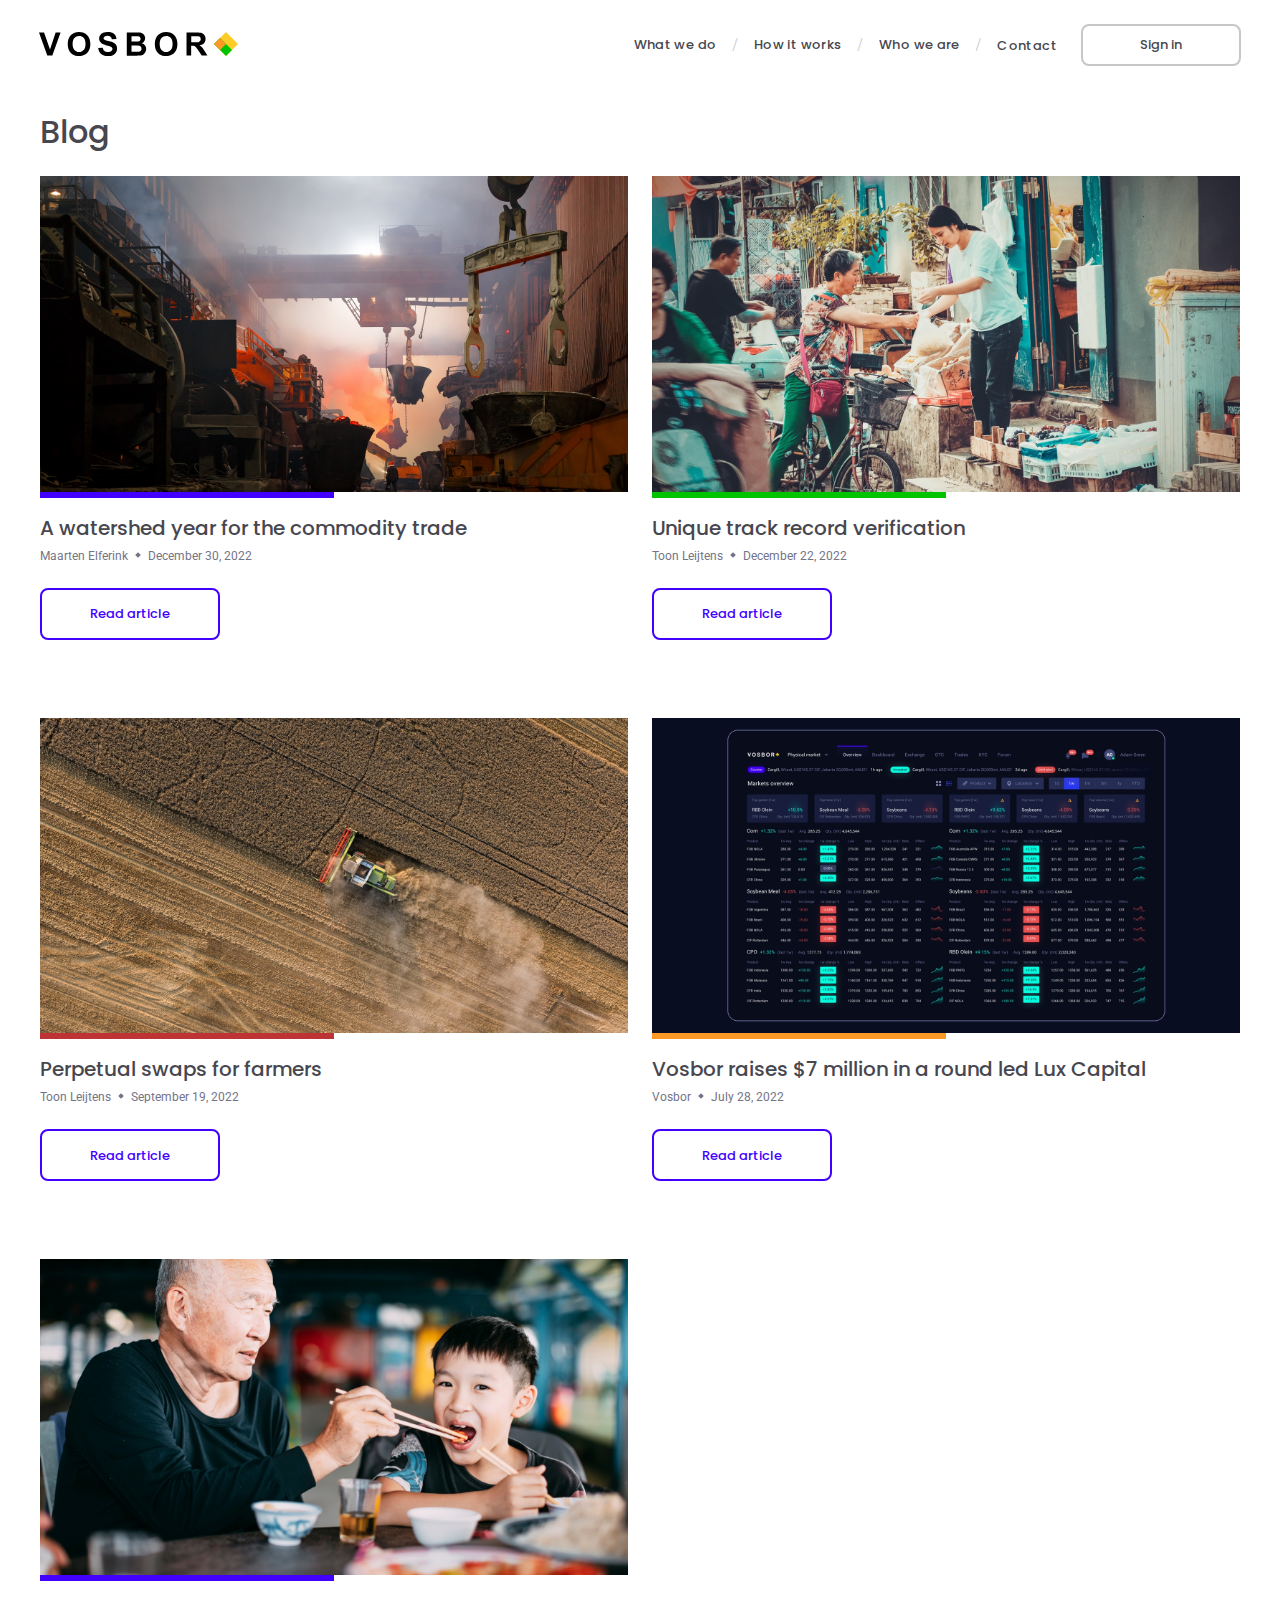
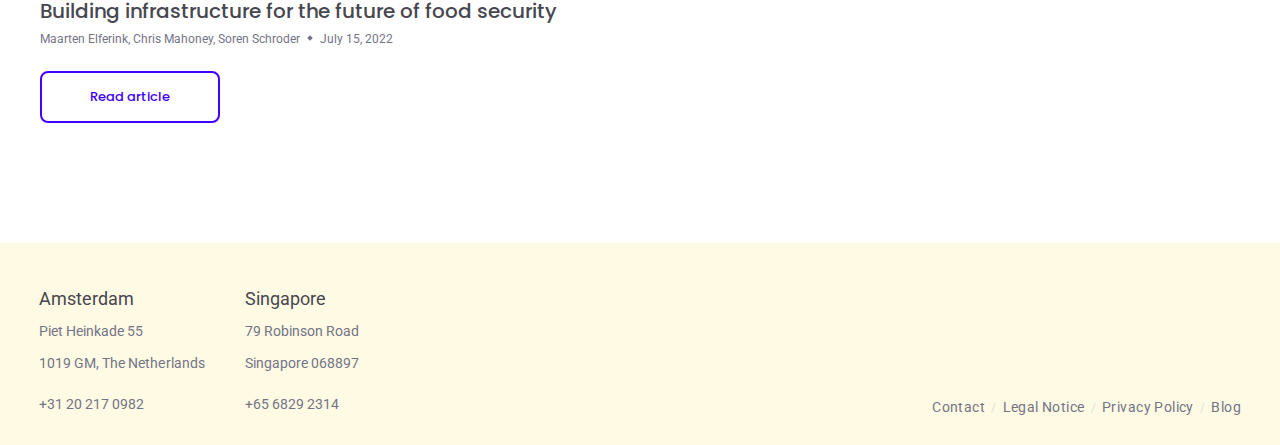
<file: blog/index.html>
<!DOCTYPE html><html><head><meta charSet="utf-8"/><meta http-equiv="x-ua-compatible" content="ie=edge"/><meta name="viewport" content="width=device-width, initial-scale=1, shrink-to-fit=no"/><meta name="version" content="3.0"/><meta data-react-helmet="true" charSet="utf-8"/><meta data-react-helmet="true" name="description" content=" Vosbor is a grain and oilseed trading platform. Discover how we foster transparency in global agricultural commodity markets. "/><meta data-react-helmet="true" name="keywords" content="commodity trading, commodity, blockchain, market, grain, oilseed, agriculture, agricultural commodities"/><meta data-react-helmet="true" property="og:title" content="Vosbor - The agricultural commodity trading platform"/><meta data-react-helmet="true" property="og:description" content="Vosbor is a grain and oilseed trading platform. Discover how we foster transparency in global agricultural commodity markets."/><meta data-react-helmet="true" property="og:type" content="website"/><meta data-react-helmet="true" property="og:url" content="https://www.vosbor.com/"/><meta data-react-helmet="true" name="robots" content="index, follow"/><style data-href="/styles.9399bb70e638437be671.css" data-identity="gatsby-global-css">a,abbr,acronym,address,applet,article,aside,audio,b,big,blockquote,body,canvas,caption,center,cite,code,dd,del,details,dfn,div,dl,dt,em,embed,fieldset,figcaption,figure,footer,form,h1,h2,h3,h4,h5,h6,header,hgroup,html,i,iframe,img,ins,kbd,label,legend,li,mark,menu,nav,object,ol,output,p,pre,q,ruby,s,samp,section,small,span,strike,strong,sub,summary,sup,table,tbody,td,tfoot,th,thead,time,tr,tt,u,ul,var,video{-webkit-margin-before:0;-webkit-margin-after:0;border:0;font-size:100%;font:inherit;margin:0;margin-block-end:0;margin-block-start:0;padding:0;vertical-align:baseline}article,aside,details,figcaption,figure,footer,header,hgroup,menu,nav,section{display:block}body{line-height:1}ol,ul{list-style:none}blockquote,q{quotes:none}blockquote:after,blockquote:before,q:after,q:before{content:"";content:none}table{border-collapse:collapse;border-spacing:0}*{-webkit-font-smoothing:antialiased;-moz-osx-font-smoothing:grayscale}body,html{-webkit-tap-highlight-color:rgba(0,0,0,0);border:0;font-family:Roboto;margin:0;padding:0;scroll-behavior:smooth;-webkit-user-select:none;user-select:none}@media(max-width:975px){.mobile-hidden{display:none!important}}@media(min-width:768px){.mobile-visible{display:none!important}}@media(max-width:1365px){.tablet-hidden{display:none!important}}@media(min-width:1366px){.tablet-visible{display:none!important}}.even-section{background:#fefae3}a{color:#747487}@-webkit-keyframes rotating{0%{-webkit-transform:rotate(0deg);transform:rotate(0deg)}to{-webkit-transform:rotate(1turn);transform:rotate(1turn)}}@keyframes rotating{0%{-webkit-transform:rotate(0deg);transform:rotate(0deg)}to{-webkit-transform:rotate(1turn);transform:rotate(1turn)}}</style><style>.gatsby-image-wrapper{position:relative;overflow:hidden}.gatsby-image-wrapper picture.object-fit-polyfill{position:static!important}.gatsby-image-wrapper img{bottom:0;height:100%;left:0;margin:0;max-width:none;padding:0;position:absolute;right:0;top:0;width:100%;object-fit:cover}.gatsby-image-wrapper [data-main-image]{opacity:0;transform:translateZ(0);transition:opacity .25s linear;will-change:opacity}.gatsby-image-wrapper-constrained{display:inline-block;vertical-align:top}</style><noscript><style>.gatsby-image-wrapper noscript [data-main-image]{opacity:1!important}.gatsby-image-wrapper [data-placeholder-image]{opacity:0!important}</style></noscript><script type="module">const e="undefined"!=typeof HTMLImageElement&&"loading"in HTMLImageElement.prototype;e&&document.body.addEventListener("load",(function(e){const t=e.target;if(void 0===t.dataset.mainImage)return;if(void 0===t.dataset.gatsbyImageSsr)return;let a=null,n=t;for(;null===a&&n;)void 0!==n.parentNode.dataset.gatsbyImageWrapper&&(a=n.parentNode),n=n.parentNode;const o=a.querySelector("[data-placeholder-image]"),r=new Image;r.src=t.currentSrc,r.decode().catch((()=>{})).then((()=>{t.style.opacity=1,o&&(o.style.opacity=0,o.style.transition="opacity 500ms linear")}))}),!0);</script><style data-styled="" data-styled-version="5.3.11">.kyTcuj{padding:30px 35px 25px;display:-webkit-box;display:-webkit-flex;display:-ms-flexbox;display:flex;-webkit-align-items:center;-webkit-box-align:center;-ms-flex-align:center;align-items:center;-webkit-flex-direction:column;-ms-flex-direction:column;flex-direction:column;gap:42px;}/*!sc*/
@media (min-width:768px){.kyTcuj{padding:40px 39px 25px;-webkit-flex-direction:row;-ms-flex-direction:row;flex-direction:row;-webkit-align-items:flex-end;-webkit-box-align:flex-end;-ms-flex-align:flex-end;align-items:flex-end;-webkit-box-pack:justify;-webkit-justify-content:space-between;-ms-flex-pack:justify;justify-content:space-between;}}/*!sc*/
@media (min-width:1366px){.kyTcuj{padding:40px 80px 25px;}}/*!sc*/
@media (min-width:1919px){.kyTcuj{padding:50px 100px 25px;}}/*!sc*/
data-styled.g1[id="footer__FooterContainer-sc-164g705-0"]{content:"kyTcuj,"}/*!sc*/
.sQmCu{display:-webkit-box;display:-webkit-flex;display:-ms-flexbox;display:flex;-webkit-align-items:stretch;-webkit-box-align:stretch;-ms-flex-align:stretch;align-items:stretch;gap:40px;}/*!sc*/
data-styled.g3[id="footer__AddressList-sc-164g705-2"]{content:"sQmCu,"}/*!sc*/
.ldNqOC{display:-webkit-box;display:-webkit-flex;display:-ms-flexbox;display:flex;-webkit-flex-direction:column;-ms-flex-direction:column;flex-direction:column;}/*!sc*/
data-styled.g4[id="footer__Address-sc-164g705-3"]{content:"ldNqOC,"}/*!sc*/
.inCbHJ{font-family:Roboto;font-style:normal;font-weight:normal;line-height:32px;-webkit-letter-spacing:0.002em;-moz-letter-spacing:0.002em;-ms-letter-spacing:0.002em;letter-spacing:0.002em;color:#47474f;font-size:16px;}/*!sc*/
@media (min-width:768px){.inCbHJ{font-size:18px;}}/*!sc*/
@media (min-width:1919px){.inCbHJ{font-size:24px;}}/*!sc*/
data-styled.g5[id="footer__AddressTitle-sc-164g705-4"]{content:"inCbHJ,"}/*!sc*/
.crRXfP{font-family:"Roboto";font-style:normal;font-weight:normal;line-height:32px;-webkit-letter-spacing:0.002em;-moz-letter-spacing:0.002em;-ms-letter-spacing:0.002em;letter-spacing:0.002em;color:#747487;font-size:14px;}/*!sc*/
@media (min-width:1366px){.crRXfP{font-size:16px;}}/*!sc*/
data-styled.g6[id="footer__AddressLine-sc-164g705-5"]{content:"crRXfP,"}/*!sc*/
.ZUcql{font-family:Roboto;font-style:normal;font-weight:normal;line-height:32px;-webkit-letter-spacing:0.002em;-moz-letter-spacing:0.002em;-ms-letter-spacing:0.002em;letter-spacing:0.002em;margin-top:9px;-webkit-text-decoration:none;text-decoration:none;color:#747487;font-size:14px;}/*!sc*/
@media (min-width:1366px){.ZUcql{font-size:16px;}}/*!sc*/
data-styled.g7[id="footer__Phone-sc-164g705-6"]{content:"ZUcql,"}/*!sc*/
.cLNOXf{font-family:Roboto;font-style:normal;font-weight:400;font-size:12px;line-height:20px;-webkit-letter-spacing:0.03em;-moz-letter-spacing:0.03em;-ms-letter-spacing:0.03em;letter-spacing:0.03em;color:#747487;-webkit-text-decoration:none;text-decoration:none;}/*!sc*/
.cLNOXf:not(:last-child)::after{content:"/";color:#c8c8ca;display:inline-block;vertical-align:middle;opacity:0.5;padding:0 6px;font-size:12px;line-height:20px;}/*!sc*/
@media (min-width:1366px){.cLNOXf:not(:last-child)::after{padding:0 8px;}}/*!sc*/
@media (min-width:1366px){.cLNOXf:not(:last-child)::after{padding:0 18px;font-size:14px;line-height:26px;}}/*!sc*/
@media (min-width:1919px){.cLNOXf:not(:last-child)::after{font-size:16px;line-height:28px;}}/*!sc*/
@media (min-width:768px){.cLNOXf{font-size:14px;line-height:26px;}}/*!sc*/
@media (min-width:1919px){.cLNOXf{font-size:16px;line-height:28px;}}/*!sc*/
data-styled.g8[id="footer__FooterLink-sc-164g705-7"]{content:"cLNOXf,"}/*!sc*/
.jILaPc{width:160px;box-sizing:border-box;-webkit-text-decoration:none;text-decoration:none;display:inline-block;text-align:center;white-space:nowrap;padding:0;border-width:2px;border-style:solid;border-radius:8px;font-family:"Poppins";font-weight:500;font-size:13px;height:42px;line-height:38px;}/*!sc*/
@media (min-width:1366px){.jILaPc{font-size:15px;height:44px;line-height:40px;}}/*!sc*/
@media (min-width:1919px){.jILaPc{font-size:18px;height:48px;line-height:44px;}}/*!sc*/
data-styled.g18[id="ButtonLink__BaseButtonLink-sc-1ebrgby-0"]{content:"jILaPc,"}/*!sc*/
.hhJYSo{z-index:1;padding:24px;display:-webkit-box;display:-webkit-flex;display:-ms-flexbox;display:flex;-webkit-box-pack:justify;-webkit-justify-content:space-between;-ms-flex-pack:justify;justify-content:space-between;-webkit-align-items:center;-webkit-box-align:center;-ms-flex-align:center;align-items:center;position:absolute;top:0;right:0;left:0;}/*!sc*/
.hhJYSo .links{display:-webkit-box;display:-webkit-flex;display:-ms-flexbox;display:flex;-webkit-align-items:center;-webkit-box-align:center;-ms-flex-align:center;align-items:center;-webkit-flex-wrap:wrap;-ms-flex-wrap:wrap;flex-wrap:wrap;-webkit-box-pack:end;-webkit-justify-content:flex-end;-ms-flex-pack:end;justify-content:flex-end;}/*!sc*/
@media (min-width:768px){.hhJYSo{padding:24px 39px;}}/*!sc*/
@media (min-width:1366px){.hhJYSo{padding:24px 40px;}}/*!sc*/
@media (min-width:1919px){.hhJYSo{padding:24px 68px;}}/*!sc*/
data-styled.g20[id="header__Header-sc-vh8ctx-0"]{content:"hhJYSo,"}/*!sc*/
.fjgqjF{font-family:"Poppins";font-style:normal;font-weight:500;font-size:14px;line-height:21px;-webkit-letter-spacing:0.03em;-moz-letter-spacing:0.03em;-ms-letter-spacing:0.03em;letter-spacing:0.03em;color:#47474F;-webkit-text-decoration:none;text-decoration:none;-webkit-transition-property:color;transition-property:color;-webkit-transition-duration:0.3s;transition-duration:0.3s;}/*!sc*/
.fjgqjF:hover{color:rgb(71 71 79 / 75%);}/*!sc*/
.fjgqjF.separator::after{content:"/";color:#C8C8CA;opacity:1;display:inline-block;vertical-align:middle;font-family:"Montserrat";line-height:22px;padding:0 16px;font-size:18px;}/*!sc*/
@media (min-width:1366px){.fjgqjF.separator::after{font-size:24px;padding:0 24px;}}/*!sc*/
.fjgqjF.separator::after:hover{opacity:1;}/*!sc*/
@media (min-width:768px){.fjgqjF{font-size:13px;}}/*!sc*/
@media (min-width:1366px){.fjgqjF{font-size:15px;}}/*!sc*/
@media (min-width:1919px){.fjgqjF{font-size:18px;}}/*!sc*/
data-styled.g21[id="header__HeaderLink-sc-vh8ctx-1"]{content:"fjgqjF,"}/*!sc*/
.ckjntT{border-color:rgba(255,255,255,0.33);margin-left:24px;color:#47474F;border-color:rgba(71,71,79,0.3);}/*!sc*/
@media (min-width:1366px){.ckjntT{margin-left:50px;}}/*!sc*/
.ckjntT:hover,.ckjntT:active{background:linear-gradient(270deg,#373cd9 2.12%,#243afa 97.88%);border-color:transparent;color:#ffffff;}/*!sc*/
data-styled.g22[id="header__ButtonLink-sc-vh8ctx-2"]{content:"ckjntT,"}/*!sc*/
.kAVKbb{margin-bottom:30px;-webkit-text-decoration:none;text-decoration:none;display:block;}/*!sc*/
data-styled.g23[id="PostLink__PostContainer-sc-dqz14k-0"]{content:"kAVKbb,"}/*!sc*/
.hPsmmy{overflow:visible !important;}/*!sc*/
.post-container .PostLink__ImgStyled-sc-dqz14k-1::before{width:50%;content:"";position:absolute;background-color:var(--bgcolor,#4200ff);left:0;bottom:-6px;height:6px;}/*!sc*/
@media (min-width:1366px){.post-container .PostLink__ImgStyled-sc-dqz14k-1::before{bottom:-8px;height:8px;}}/*!sc*/
@media (min-width:1919px){.post-container .PostLink__ImgStyled-sc-dqz14k-1::before{bottom:-10px;height:10px;}}/*!sc*/
data-styled.g24[id="PostLink__ImgStyled-sc-dqz14k-1"]{content:"hPsmmy,"}/*!sc*/
.fLvVrD{font-family:Poppins;font-size:20px;line-height:20px;font-weight:500;margin-top:26px;margin-bottom:4px;color:#47474f;-webkit-text-decoration:none;text-decoration:none;}/*!sc*/
@media (min-width:1366px){.fLvVrD{margin-bottom:8px;font-size:26px;line-height:33.8px;}}/*!sc*/
@media (min-width:1919px){.fLvVrD{margin-top:40px;font-size:38px;line-height:49.21px;}}/*!sc*/
data-styled.g25[id="PostLink__PostTitle-sc-dqz14k-2"]{content:"fLvVrD,"}/*!sc*/
.vZfAp{font-family:"Roboto";font-size:12px;font-weight:400;line-height:28px;margin-bottom:18px;color:#747487;}/*!sc*/
@media (min-width:1366px){.vZfAp{font-size:16px;line-height:36px;}}/*!sc*/
@media (min-width:1919px){.vZfAp{font-size:18px;margin-bottom:22px;}}/*!sc*/
data-styled.g26[id="PostLink__PostContent-sc-dqz14k-3"]{content:"vZfAp,"}/*!sc*/
.gUscoC{display:inline-block;margin:3px 8px;background-color:#747487;width:4px;height:4px;-webkit-transform:rotate(45deg);-ms-transform:rotate(45deg);transform:rotate(45deg);}/*!sc*/
data-styled.g27[id="PostLink__Separator-sc-dqz14k-4"]{content:"gUscoC,"}/*!sc*/
.jicxBu{font-family:"Poppins";font-size:13px;font-weight:500;line-height:21px;color:#4200ff;border-radius:8px;border:2px solid #4200ff;width:180px;height:52px;box-sizing:border-box;display:-webkit-inline-box;display:-webkit-inline-flex;display:-ms-inline-flexbox;display:inline-flex;-webkit-align-items:center;-webkit-box-align:center;-ms-flex-align:center;align-items:center;-webkit-box-pack:center;-webkit-justify-content:center;-ms-flex-pack:center;justify-content:center;-webkit-text-decoration:none;text-decoration:none;}/*!sc*/
.jicxBu:hover{background-color:#4200ff;color:#fff;cursor:pointer;}/*!sc*/
@media (min-width:1366px){.jicxBu{font-size:15px;line-height:23px;}}/*!sc*/
@media (min-width:1919px){.jicxBu{font-size:18px;line-height:27px;}}/*!sc*/
data-styled.g28[id="PostLink__ReadMoreButton-sc-dqz14k-5"]{content:"jicxBu,"}/*!sc*/
.kBRqlK{-webkit-text-decoration:none;text-decoration:none;}/*!sc*/
data-styled.g29[id="PostLink__LinkUnstyled-sc-dqz14k-6"]{content:"kBRqlK,"}/*!sc*/
.iDrIAS{margin-top:101px;margin-left:24px;margin-right:24px;min-height:calc(100vh - 292px);}/*!sc*/
@media (min-width:768px){.iDrIAS{margin-top:112px;margin-left:40px;margin-right:40px;}}/*!sc*/
@media (min-width:1366px){.iDrIAS{margin-top:144px;margin-left:81px;margin-right:81px;}}/*!sc*/
@media (min-width:1919px){.iDrIAS{margin-top:188px;margin-left:100px;margin-right:100px;}}/*!sc*/
data-styled.g137[id="blog__BlogContainer-sc-cxcsr0-0"]{content:"iDrIAS,"}/*!sc*/
.gdSuND{font-family:"Poppins";font-size:32px;font-weight:500;line-height:40px;color:#47474f;margin-bottom:24px;}/*!sc*/
@media (min-width:1919px){.gdSuND{margin-bottom:27px;}}/*!sc*/
data-styled.g138[id="blog__BlogTitle-sc-cxcsr0-1"]{content:"gdSuND,"}/*!sc*/
.lnwBlZ{margin-bottom:90px;}/*!sc*/
@media (min-width:768px){.lnwBlZ{display:grid;grid-template-columns:1fr 1fr;gap:48px 24px;}}/*!sc*/
@media (min-width:1366px){.lnwBlZ{gap:80px 85px;margin-bottom:100px;}}/*!sc*/
@media (min-width:1919px){.lnwBlZ{gap:80px 120px;margin-bottom:120px;}}/*!sc*/
data-styled.g140[id="blog__PostContainer-sc-cxcsr0-3"]{content:"lnwBlZ,"}/*!sc*/
</style><link rel="sitemap" type="application/xml" href="/sitemap/sitemap-index.xml"/><title data-react-helmet="true">Vosbor blog</title><link data-react-helmet="true" rel="canonical" href="https://www.vosbor.com/"/><link href="https://fonts.googleapis.com/css?family=Poppins:100,200,300,400,500,600|Roboto:100,200,300,400,500,600|IBM+Plex+Mono:100,200,300,400,500,600&amp;display=swap" rel="stylesheet"/><link rel="icon" href="/favicon-32x32.png?v=21c7173ac2f4953a804b70d35e9499ad" type="image/png"/><link rel="manifest" href="/manifest.webmanifest" crossorigin="anonymous"/><link rel="apple-touch-icon" sizes="48x48" href="/icons/icon-48x48.png?v=21c7173ac2f4953a804b70d35e9499ad"/><link rel="apple-touch-icon" sizes="72x72" href="/icons/icon-72x72.png?v=21c7173ac2f4953a804b70d35e9499ad"/><link rel="apple-touch-icon" sizes="96x96" href="/icons/icon-96x96.png?v=21c7173ac2f4953a804b70d35e9499ad"/><link rel="apple-touch-icon" sizes="144x144" href="/icons/icon-144x144.png?v=21c7173ac2f4953a804b70d35e9499ad"/><link rel="apple-touch-icon" sizes="192x192" href="/icons/icon-192x192.png?v=21c7173ac2f4953a804b70d35e9499ad"/><link rel="apple-touch-icon" sizes="256x256" href="/icons/icon-256x256.png?v=21c7173ac2f4953a804b70d35e9499ad"/><link rel="apple-touch-icon" sizes="384x384" href="/icons/icon-384x384.png?v=21c7173ac2f4953a804b70d35e9499ad"/><link rel="apple-touch-icon" sizes="512x512" href="/icons/icon-512x512.png?v=21c7173ac2f4953a804b70d35e9499ad"/><link rel="alternate" type="application/rss+xml" title="Vosbor Blog" href="/rss.xml"/></head><body><noscript><iframe src="https://www.googletagmanager.com/ns.html?id=GTM-PGRDJVG" height="0" width="0" style="display:none;visibility:hidden"></iframe></noscript><div id="___gatsby"><div style="outline:none" tabindex="-1" id="gatsby-focus-wrapper"><header class="header__Header-sc-vh8ctx-0 hhJYSo"><a href="/"><svg width="200" height="24" viewBox="0 0 200 24" fill="none"><g clip-path="url(#clip0_995_800)"><path d="M16.648 0.403381L10.9978 17.5462L5.04486 0.403381H0L8.27357 23.5967H13.3184L21.592 0.403381H16.648Z" fill="black"></path><path d="M28.7556 12.2017C28.7556 9.88235 29.1592 7.86555 29.8655 6.2521C30.37 5.04202 31.0763 3.93277 31.9843 3.02521C32.8924 2.11765 33.9014 1.41176 35.0112 0.907563C36.4238 0.302521 38.1391 0 40.0561 0C43.4866 0 46.2108 1.10924 48.2288 3.22689C50.2467 5.34454 51.3566 8.26891 51.3566 12.1008C51.3566 15.8319 50.3476 18.7563 48.3297 20.874C46.3117 22.9916 43.5875 24.1008 40.157 24.1008C36.7265 24.1008 34.0023 23.0924 31.8834 20.9748C29.7646 18.7563 28.7556 15.8319 28.7556 12.2017ZM33.5987 12C33.5987 14.6219 34.2041 16.6387 35.4148 17.9496C36.6256 19.2605 38.1391 19.9664 40.0561 19.9664C41.9732 19.9664 43.4866 19.2605 44.6974 17.9496C45.9081 16.6387 46.5135 14.6219 46.5135 11.8992C46.5135 9.27731 45.9081 7.26051 44.7983 5.94958C43.4866 4.63866 41.9732 4.03361 40.0561 4.03361C38.1391 4.03361 36.5247 4.7395 35.4148 6.05042C34.2041 7.36135 33.5987 9.27731 33.5987 12Z" fill="black"></path><path d="M59.2268 16.0336L63.7672 15.6303C64.0699 17.1429 64.5744 18.2521 65.4824 18.958C66.2896 19.6639 67.5004 20.0672 68.9129 20.0672C70.4264 20.0672 71.5363 19.7647 72.3434 19.0588C73.1506 18.4538 73.4533 17.6471 73.4533 16.8403C73.4533 16.3361 73.2515 15.8319 72.9488 15.4286C72.6461 15.0252 72.0408 14.7227 71.2336 14.4202C70.7291 14.2185 69.4174 13.916 67.5004 13.4118C64.9779 12.8067 63.2627 12 62.2537 11.0924C60.8412 9.78151 60.1349 8.26891 60.1349 6.45378C60.1349 5.2437 60.4376 4.13445 61.1439 3.12605C61.8501 2.11765 62.7582 1.31092 64.0699 0.806723C65.2806 0.302521 66.7941 0 68.6102 0C71.5363 0 73.756 0.605042 75.1686 1.91597C76.682 3.22689 77.3883 4.94118 77.4892 7.05882L72.8479 7.2605C72.6461 6.05042 72.2425 5.2437 71.5363 4.63866C70.83 4.13445 69.9219 3.83193 68.6102 3.83193C67.2986 3.83193 66.1887 4.13445 65.3815 4.63866C64.8771 5.04202 64.5744 5.54622 64.5744 6.15126C64.5744 6.65546 64.7762 7.15966 65.2806 7.56303C65.886 8.06723 67.2986 8.57143 69.6192 9.07563C71.9399 9.57983 73.5542 10.1849 74.6641 10.7899C75.774 11.395 76.5811 12.2017 77.1865 13.1092C77.7919 14.1176 78.0946 15.3277 78.0946 16.8403C78.0946 18.1513 77.691 19.4622 76.9847 20.5714C76.2784 21.7815 75.1686 22.5882 73.8569 23.1933C72.5452 23.7983 70.83 24 68.812 24C65.886 24 63.6663 23.2941 62.0519 21.9832C60.5385 20.6723 59.5295 18.6555 59.2268 16.0336Z" fill="black"></path><path d="M87.7805 0.403381H97.0631C98.8792 0.403381 100.292 0.504222 101.2 0.605062C102.108 0.806743 102.915 1.10926 103.621 1.61347C104.328 2.11767 104.933 2.72271 105.438 3.52943C105.942 4.33615 106.144 5.24372 106.144 6.25212C106.144 7.36136 105.841 8.36977 105.236 9.27733C104.63 10.1849 103.823 10.8908 102.814 11.2941C104.227 11.6975 105.337 12.4034 106.043 13.4118C106.85 14.4202 107.153 15.5294 107.153 16.9412C107.153 17.9496 106.951 19.0588 106.447 20.0672C105.942 21.0756 105.236 21.8824 104.429 22.4874C103.621 23.0925 102.512 23.4958 101.301 23.5967C100.494 23.6975 98.6774 23.6975 95.6505 23.7983H87.7805V0.403381ZM92.5227 4.23531V9.57985H95.5496C97.3658 9.57985 98.4756 9.57985 98.9801 9.47901C99.7873 9.37817 100.393 9.07565 100.897 8.67229C101.402 8.16809 101.603 7.56305 101.603 6.85716C101.603 6.15128 101.402 5.54624 100.998 5.14288C100.594 4.73952 99.9891 4.43699 99.1819 4.33615C98.6774 4.23531 97.3658 4.23531 95.146 4.23531H92.5227ZM92.5227 13.5126V19.7647H96.8613C98.5765 19.7647 99.5855 19.7647 100.09 19.6639C100.796 19.563 101.402 19.2605 101.805 18.7563C102.209 18.2521 102.512 17.6471 102.512 16.7395C102.512 16.0336 102.31 15.4286 102.007 14.9244C101.704 14.4202 101.2 14.1177 100.494 13.8151C99.8882 13.6135 98.4756 13.5126 96.3568 13.5126H92.5227Z" fill="black"></path><path d="M115.83 12.2017C115.83 9.88235 116.234 7.86555 116.94 6.2521C117.444 5.04202 118.151 4.03361 119.059 3.02521C119.967 2.11765 120.976 1.41176 122.086 0.907563C123.498 0.302521 125.214 0 127.131 0C130.561 0 133.285 1.10924 135.303 3.22689C137.321 5.34454 138.431 8.26891 138.431 12.1008C138.431 15.8319 137.422 18.7563 135.404 20.874C133.386 22.9916 130.662 24.1008 127.231 24.1008C123.801 24.1008 121.077 23.0924 118.958 20.9748C116.839 18.7563 115.83 15.8319 115.83 12.2017ZM120.673 12C120.673 14.6219 121.279 16.6387 122.489 17.9496C123.7 19.2605 125.214 19.9664 127.131 19.9664C129.048 19.9664 130.561 19.2605 131.772 17.9496C132.983 16.6387 133.588 14.6219 133.588 11.8992C133.588 9.27731 132.983 7.26051 131.873 5.94958C130.561 4.63866 129.048 4.03361 127.131 4.03361C125.214 4.03361 123.599 4.7395 122.489 6.05042C121.279 7.36135 120.673 9.27731 120.673 12Z" fill="black"></path><path d="M147.512 23.5967V0.403381H157.4C159.922 0.403381 161.637 0.605062 162.848 1.00842C163.958 1.41178 164.866 2.21851 165.572 3.22691C166.279 4.33615 166.581 5.54624 166.581 6.85716C166.581 8.57145 166.077 10.0841 165.068 11.1933C164.059 12.3025 162.545 13.0084 160.427 13.3109C161.436 13.916 162.243 14.521 162.949 15.2269C163.655 15.9328 164.462 17.1429 165.572 18.958L168.397 23.4958H162.747L159.317 18.4538C158.106 16.6387 157.299 15.5294 156.794 15.0252C156.391 14.521 155.886 14.2185 155.382 14.0168C154.877 13.8151 154.07 13.7143 153.061 13.7143H152.153V23.395H147.512V23.5967ZM152.254 10.1849H155.684C157.904 10.1849 159.317 10.0841 159.922 9.88237C160.527 9.68069 160.931 9.37817 161.234 8.87397C161.536 8.36977 161.738 7.86557 161.738 7.15968C161.738 6.35296 161.536 5.74792 161.133 5.24372C160.729 4.73952 160.124 4.437 159.317 4.33615C158.913 4.23531 157.803 4.23531 155.886 4.23531H152.254V10.1849Z" fill="black"></path><path d="M187 0L199 12L187 24L175 12L187 0Z" fill="#FDCC27"></path><path d="M181 5.99971L193 17.9997L187 23.9997L175 11.9997L181 5.99971Z" fill="#00C400"></path><path d="M181 5.99971L187 11.9997L181 17.9997L175 11.9997L181 5.99971Z" fill="#FD9A27"></path></g><defs><clipPath id="clip0_995_800"><rect width="200" height="24" fill="white"></rect></clipPath></defs></svg></a><div class="links"><a id="what_we_do" href="/#whatwedo" class="header__HeaderLink-sc-vh8ctx-1 fjgqjF separator mobile-hidden">What we do</a><a id="how_it_works" href="/#howitworks" class="header__HeaderLink-sc-vh8ctx-1 fjgqjF separator mobile-hidden">How it works</a><a id="who_we_are" href="/#whoweare" class="header__HeaderLink-sc-vh8ctx-1 fjgqjF separator mobile-hidden">Who we are</a><a id="contact" href="/contact" class="header__HeaderLink-sc-vh8ctx-1 fjgqjF">Contact</a><a id="login_button" href="https://exchange.vosbor.com/" class="ButtonLink__BaseButtonLink-sc-1ebrgby-0 header__ButtonLink-sc-vh8ctx-2 jILaPc ckjntT mobile-hidden">Sign in</a></div></header><div class="blog__BlogContainer-sc-cxcsr0-0 iDrIAS"><h1 class="blog__BlogTitle-sc-cxcsr0-1 gdSuND">Blog</h1><div class="blog__PostContainer-sc-cxcsr0-3 lnwBlZ"><div class="PostLink__PostContainer-sc-dqz14k-0 kAVKbb post-container"><a class="PostLink__LinkUnstyled-sc-dqz14k-6 kBRqlK" href="/blog/a-watershed-year-for-the-commodity-trade"><div class="PostLink__ImgStyled-sc-dqz14k-1 hPsmmy gatsby-image-wrapper" style="position:relative;overflow:hidden;--bgcolor:#4200FF"><div aria-hidden="true" style="width:100%;padding-bottom:53.65853658536586%"></div><img aria-hidden="true" src="[data-uri]" alt="" style="position:absolute;top:0;left:0;width:100%;height:100%;object-fit:cover;object-position:center;opacity:1;transition-delay:500ms"/><noscript><picture><source srcset="/static/d3b8c99eefad317ea25a2bdea8a0d71b/b6640/img1.jpg 820w,
/static/d3b8c99eefad317ea25a2bdea8a0d71b/5e5ad/img1.jpg 1640w,
/static/d3b8c99eefad317ea25a2bdea8a0d71b/89617/img1.jpg 3000w" sizes="(max-width: 3000px) 100vw, 3000px" /><img loading="lazy" sizes="(max-width: 3000px) 100vw, 3000px" srcset="/static/d3b8c99eefad317ea25a2bdea8a0d71b/b6640/img1.jpg 820w,
/static/d3b8c99eefad317ea25a2bdea8a0d71b/5e5ad/img1.jpg 1640w,
/static/d3b8c99eefad317ea25a2bdea8a0d71b/89617/img1.jpg 3000w" src="/static/d3b8c99eefad317ea25a2bdea8a0d71b/89617/img1.jpg" alt="" style="position:absolute;top:0;left:0;opacity:1;width:100%;height:100%;object-fit:cover;object-position:center"/></picture></noscript></div></a><a class="PostLink__LinkUnstyled-sc-dqz14k-6 kBRqlK" href="/blog/a-watershed-year-for-the-commodity-trade"><h2 class="PostLink__PostTitle-sc-dqz14k-2 fLvVrD">A watershed year for the commodity trade</h2></a><p class="PostLink__PostContent-sc-dqz14k-3 vZfAp">Maarten Elferink<span class="PostLink__Separator-sc-dqz14k-4 gUscoC"></span>December 30, 2022</p><a class="PostLink__ReadMoreButton-sc-dqz14k-5 jicxBu" href="/blog/a-watershed-year-for-the-commodity-trade">Read article</a></div><div class="PostLink__PostContainer-sc-dqz14k-0 kAVKbb post-container"><a class="PostLink__LinkUnstyled-sc-dqz14k-6 kBRqlK" href="/blog/unique-track-record-verification"><div class="PostLink__ImgStyled-sc-dqz14k-1 hPsmmy gatsby-image-wrapper" style="position:relative;overflow:hidden;--bgcolor:#00C400"><div aria-hidden="true" style="width:100%;padding-bottom:53.65853658536586%"></div><img aria-hidden="true" src="[data-uri]" alt="" style="position:absolute;top:0;left:0;width:100%;height:100%;object-fit:cover;object-position:center;opacity:1;transition-delay:500ms"/><noscript><picture><source srcset="/static/bd3ef080bf51c8ab6b8f068278981b7d/b6640/blog-post-4.jpg 820w,
/static/bd3ef080bf51c8ab6b8f068278981b7d/5e5ad/blog-post-4.jpg 1640w,
/static/bd3ef080bf51c8ab6b8f068278981b7d/7c060/blog-post-4.jpg 3280w,
/static/bd3ef080bf51c8ab6b8f068278981b7d/6e727/blog-post-4.jpg 4920w,
/static/bd3ef080bf51c8ab6b8f068278981b7d/b9549/blog-post-4.jpg 6000w" sizes="(max-width: 3280px) 100vw, 3280px" /><img loading="lazy" sizes="(max-width: 3280px) 100vw, 3280px" srcset="/static/bd3ef080bf51c8ab6b8f068278981b7d/b6640/blog-post-4.jpg 820w,
/static/bd3ef080bf51c8ab6b8f068278981b7d/5e5ad/blog-post-4.jpg 1640w,
/static/bd3ef080bf51c8ab6b8f068278981b7d/7c060/blog-post-4.jpg 3280w,
/static/bd3ef080bf51c8ab6b8f068278981b7d/6e727/blog-post-4.jpg 4920w,
/static/bd3ef080bf51c8ab6b8f068278981b7d/b9549/blog-post-4.jpg 6000w" src="/static/bd3ef080bf51c8ab6b8f068278981b7d/7c060/blog-post-4.jpg" alt="" style="position:absolute;top:0;left:0;opacity:1;width:100%;height:100%;object-fit:cover;object-position:center"/></picture></noscript></div></a><a class="PostLink__LinkUnstyled-sc-dqz14k-6 kBRqlK" href="/blog/unique-track-record-verification"><h2 class="PostLink__PostTitle-sc-dqz14k-2 fLvVrD">Unique track record verification</h2></a><p class="PostLink__PostContent-sc-dqz14k-3 vZfAp">Toon Leijtens<span class="PostLink__Separator-sc-dqz14k-4 gUscoC"></span>December 22, 2022</p><a class="PostLink__ReadMoreButton-sc-dqz14k-5 jicxBu" href="/blog/unique-track-record-verification">Read article</a></div><div class="PostLink__PostContainer-sc-dqz14k-0 kAVKbb post-container"><a class="PostLink__LinkUnstyled-sc-dqz14k-6 kBRqlK" href="/blog/perpetual-swaps-for-farmers"><div class="PostLink__ImgStyled-sc-dqz14k-1 hPsmmy gatsby-image-wrapper" style="position:relative;overflow:hidden;--bgcolor:#be3434"><div aria-hidden="true" style="width:100%;padding-bottom:53.65853658536586%"></div><img aria-hidden="true" src="[data-uri]" alt="" style="position:absolute;top:0;left:0;width:100%;height:100%;object-fit:cover;object-position:center;opacity:1;transition-delay:500ms"/><noscript><picture><source srcset="/static/eb33aaeed7d711278965f4a75c823798/b6640/blog-post-3.jpg 820w,
/static/eb33aaeed7d711278965f4a75c823798/5e5ad/blog-post-3.jpg 1640w,
/static/eb33aaeed7d711278965f4a75c823798/7c060/blog-post-3.jpg 3280w" sizes="(max-width: 3280px) 100vw, 3280px" /><img loading="lazy" sizes="(max-width: 3280px) 100vw, 3280px" srcset="/static/eb33aaeed7d711278965f4a75c823798/b6640/blog-post-3.jpg 820w,
/static/eb33aaeed7d711278965f4a75c823798/5e5ad/blog-post-3.jpg 1640w,
/static/eb33aaeed7d711278965f4a75c823798/7c060/blog-post-3.jpg 3280w" src="/static/eb33aaeed7d711278965f4a75c823798/7c060/blog-post-3.jpg" alt="" style="position:absolute;top:0;left:0;opacity:1;width:100%;height:100%;object-fit:cover;object-position:center"/></picture></noscript></div></a><a class="PostLink__LinkUnstyled-sc-dqz14k-6 kBRqlK" href="/blog/perpetual-swaps-for-farmers"><h2 class="PostLink__PostTitle-sc-dqz14k-2 fLvVrD">Perpetual swaps for farmers</h2></a><p class="PostLink__PostContent-sc-dqz14k-3 vZfAp">Toon Leijtens<span class="PostLink__Separator-sc-dqz14k-4 gUscoC"></span>September 19, 2022</p><a class="PostLink__ReadMoreButton-sc-dqz14k-5 jicxBu" href="/blog/perpetual-swaps-for-farmers">Read article</a></div><div class="PostLink__PostContainer-sc-dqz14k-0 kAVKbb post-container"><a class="PostLink__LinkUnstyled-sc-dqz14k-6 kBRqlK" href="/blog/vosbor-raises-7-million"><div class="PostLink__ImgStyled-sc-dqz14k-1 hPsmmy gatsby-image-wrapper" style="position:relative;overflow:hidden;--bgcolor:#FD9A27"><div aria-hidden="true" style="width:100%;padding-bottom:53.65853658536586%"></div><img aria-hidden="true" src="[data-uri]" alt="" style="position:absolute;top:0;left:0;width:100%;height:100%;object-fit:cover;object-position:center;opacity:1;transition-delay:500ms"/><noscript><picture><source srcset="/static/256ee215830016c818df110ebe5fdf73/b6640/blog-post-2.jpg 820w,
/static/256ee215830016c818df110ebe5fdf73/5e5ad/blog-post-2.jpg 1640w,
/static/256ee215830016c818df110ebe5fdf73/7c060/blog-post-2.jpg 3280w" sizes="(max-width: 3280px) 100vw, 3280px" /><img loading="lazy" sizes="(max-width: 3280px) 100vw, 3280px" srcset="/static/256ee215830016c818df110ebe5fdf73/b6640/blog-post-2.jpg 820w,
/static/256ee215830016c818df110ebe5fdf73/5e5ad/blog-post-2.jpg 1640w,
/static/256ee215830016c818df110ebe5fdf73/7c060/blog-post-2.jpg 3280w" src="/static/256ee215830016c818df110ebe5fdf73/7c060/blog-post-2.jpg" alt="" style="position:absolute;top:0;left:0;opacity:1;width:100%;height:100%;object-fit:cover;object-position:center"/></picture></noscript></div></a><a class="PostLink__LinkUnstyled-sc-dqz14k-6 kBRqlK" href="/blog/vosbor-raises-7-million"><h2 class="PostLink__PostTitle-sc-dqz14k-2 fLvVrD">Vosbor raises $7 million in a round led Lux Capital</h2></a><p class="PostLink__PostContent-sc-dqz14k-3 vZfAp">Vosbor<span class="PostLink__Separator-sc-dqz14k-4 gUscoC"></span>July 28, 2022</p><a class="PostLink__ReadMoreButton-sc-dqz14k-5 jicxBu" href="/blog/vosbor-raises-7-million">Read article</a></div><div class="PostLink__PostContainer-sc-dqz14k-0 kAVKbb post-container"><a class="PostLink__LinkUnstyled-sc-dqz14k-6 kBRqlK" href="/blog/infrastructure-for-the-future-of-food-security"><div class="PostLink__ImgStyled-sc-dqz14k-1 hPsmmy gatsby-image-wrapper" style="position:relative;overflow:hidden;--bgcolor:#4200FF"><div aria-hidden="true" style="width:100%;padding-bottom:53.65853658536586%"></div><img aria-hidden="true" src="[data-uri]" alt="" style="position:absolute;top:0;left:0;width:100%;height:100%;object-fit:cover;object-position:center;opacity:1;transition-delay:500ms"/><noscript><picture><source srcset="/static/aab143c7e5d45d0b8d264a9c62140037/b6640/blog-post-1.jpg 820w,
/static/aab143c7e5d45d0b8d264a9c62140037/5e5ad/blog-post-1.jpg 1640w,
/static/aab143c7e5d45d0b8d264a9c62140037/7c060/blog-post-1.jpg 3280w" sizes="(max-width: 3280px) 100vw, 3280px" /><img loading="lazy" sizes="(max-width: 3280px) 100vw, 3280px" srcset="/static/aab143c7e5d45d0b8d264a9c62140037/b6640/blog-post-1.jpg 820w,
/static/aab143c7e5d45d0b8d264a9c62140037/5e5ad/blog-post-1.jpg 1640w,
/static/aab143c7e5d45d0b8d264a9c62140037/7c060/blog-post-1.jpg 3280w" src="/static/aab143c7e5d45d0b8d264a9c62140037/7c060/blog-post-1.jpg" alt="" style="position:absolute;top:0;left:0;opacity:1;width:100%;height:100%;object-fit:cover;object-position:center"/></picture></noscript></div></a><a class="PostLink__LinkUnstyled-sc-dqz14k-6 kBRqlK" href="/blog/infrastructure-for-the-future-of-food-security"><h2 class="PostLink__PostTitle-sc-dqz14k-2 fLvVrD">Building infrastructure for the future of food security</h2></a><p class="PostLink__PostContent-sc-dqz14k-3 vZfAp">Maarten Elferink, Chris Mahoney, Soren Schroder<span class="PostLink__Separator-sc-dqz14k-4 gUscoC"></span>July 15, 2022</p><a class="PostLink__ReadMoreButton-sc-dqz14k-5 jicxBu" href="/blog/infrastructure-for-the-future-of-food-security">Read article</a></div></div></div><footer class="footer__FooterContainer-sc-164g705-0 kyTcuj even-section"><div class="footer__AddressWrapper-sc-164g705-1 tgQgX"><div class="footer__AddressList-sc-164g705-2 sQmCu"><address class="footer__Address-sc-164g705-3 ldNqOC"><h4 class="footer__AddressTitle-sc-164g705-4 inCbHJ">Amsterdam</h4><span class="footer__AddressLine-sc-164g705-5 crRXfP">Piet Heinkade 55</span><span class="footer__AddressLine-sc-164g705-5 crRXfP">1019 GM, The Netherlands</span><a class="footer__Phone-sc-164g705-6 ZUcql">+31 20 217 0982</a></address><address class="footer__Address-sc-164g705-3 ldNqOC"><h4 class="footer__AddressTitle-sc-164g705-4 inCbHJ">Singapore</h4><span class="footer__AddressLine-sc-164g705-5 crRXfP">79 Robinson Road</span><span class="footer__AddressLine-sc-164g705-5 crRXfP">Singapore 068897</span><a class="footer__Phone-sc-164g705-6 ZUcql">+65 6829 2314</a></address></div></div><div class="links"><a href="/contact" class="footer__FooterLink-sc-164g705-7 cLNOXf">Contact</a><a href="/legal-notice" class="footer__FooterLink-sc-164g705-7 cLNOXf">Legal Notice</a><a href="/privacy-policy#" class="footer__FooterLink-sc-164g705-7 cLNOXf">Privacy Policy</a><a href="/blog" class="footer__FooterLink-sc-164g705-7 cLNOXf">Blog</a></div><a class="tablet-hidden" style="min-width:360px;text-align:right" href="/"><svg width="200" height="24" viewBox="0 0 200 24" fill="none"><g clip-path="url(#clip0_995_800)"><path d="M16.648 0.403381L10.9978 17.5462L5.04486 0.403381H0L8.27357 23.5967H13.3184L21.592 0.403381H16.648Z" fill="black"></path><path d="M28.7556 12.2017C28.7556 9.88235 29.1592 7.86555 29.8655 6.2521C30.37 5.04202 31.0763 3.93277 31.9843 3.02521C32.8924 2.11765 33.9014 1.41176 35.0112 0.907563C36.4238 0.302521 38.1391 0 40.0561 0C43.4866 0 46.2108 1.10924 48.2288 3.22689C50.2467 5.34454 51.3566 8.26891 51.3566 12.1008C51.3566 15.8319 50.3476 18.7563 48.3297 20.874C46.3117 22.9916 43.5875 24.1008 40.157 24.1008C36.7265 24.1008 34.0023 23.0924 31.8834 20.9748C29.7646 18.7563 28.7556 15.8319 28.7556 12.2017ZM33.5987 12C33.5987 14.6219 34.2041 16.6387 35.4148 17.9496C36.6256 19.2605 38.1391 19.9664 40.0561 19.9664C41.9732 19.9664 43.4866 19.2605 44.6974 17.9496C45.9081 16.6387 46.5135 14.6219 46.5135 11.8992C46.5135 9.27731 45.9081 7.26051 44.7983 5.94958C43.4866 4.63866 41.9732 4.03361 40.0561 4.03361C38.1391 4.03361 36.5247 4.7395 35.4148 6.05042C34.2041 7.36135 33.5987 9.27731 33.5987 12Z" fill="black"></path><path d="M59.2268 16.0336L63.7672 15.6303C64.0699 17.1429 64.5744 18.2521 65.4824 18.958C66.2896 19.6639 67.5004 20.0672 68.9129 20.0672C70.4264 20.0672 71.5363 19.7647 72.3434 19.0588C73.1506 18.4538 73.4533 17.6471 73.4533 16.8403C73.4533 16.3361 73.2515 15.8319 72.9488 15.4286C72.6461 15.0252 72.0408 14.7227 71.2336 14.4202C70.7291 14.2185 69.4174 13.916 67.5004 13.4118C64.9779 12.8067 63.2627 12 62.2537 11.0924C60.8412 9.78151 60.1349 8.26891 60.1349 6.45378C60.1349 5.2437 60.4376 4.13445 61.1439 3.12605C61.8501 2.11765 62.7582 1.31092 64.0699 0.806723C65.2806 0.302521 66.7941 0 68.6102 0C71.5363 0 73.756 0.605042 75.1686 1.91597C76.682 3.22689 77.3883 4.94118 77.4892 7.05882L72.8479 7.2605C72.6461 6.05042 72.2425 5.2437 71.5363 4.63866C70.83 4.13445 69.9219 3.83193 68.6102 3.83193C67.2986 3.83193 66.1887 4.13445 65.3815 4.63866C64.8771 5.04202 64.5744 5.54622 64.5744 6.15126C64.5744 6.65546 64.7762 7.15966 65.2806 7.56303C65.886 8.06723 67.2986 8.57143 69.6192 9.07563C71.9399 9.57983 73.5542 10.1849 74.6641 10.7899C75.774 11.395 76.5811 12.2017 77.1865 13.1092C77.7919 14.1176 78.0946 15.3277 78.0946 16.8403C78.0946 18.1513 77.691 19.4622 76.9847 20.5714C76.2784 21.7815 75.1686 22.5882 73.8569 23.1933C72.5452 23.7983 70.83 24 68.812 24C65.886 24 63.6663 23.2941 62.0519 21.9832C60.5385 20.6723 59.5295 18.6555 59.2268 16.0336Z" fill="black"></path><path d="M87.7805 0.403381H97.0631C98.8792 0.403381 100.292 0.504222 101.2 0.605062C102.108 0.806743 102.915 1.10926 103.621 1.61347C104.328 2.11767 104.933 2.72271 105.438 3.52943C105.942 4.33615 106.144 5.24372 106.144 6.25212C106.144 7.36136 105.841 8.36977 105.236 9.27733C104.63 10.1849 103.823 10.8908 102.814 11.2941C104.227 11.6975 105.337 12.4034 106.043 13.4118C106.85 14.4202 107.153 15.5294 107.153 16.9412C107.153 17.9496 106.951 19.0588 106.447 20.0672C105.942 21.0756 105.236 21.8824 104.429 22.4874C103.621 23.0925 102.512 23.4958 101.301 23.5967C100.494 23.6975 98.6774 23.6975 95.6505 23.7983H87.7805V0.403381ZM92.5227 4.23531V9.57985H95.5496C97.3658 9.57985 98.4756 9.57985 98.9801 9.47901C99.7873 9.37817 100.393 9.07565 100.897 8.67229C101.402 8.16809 101.603 7.56305 101.603 6.85716C101.603 6.15128 101.402 5.54624 100.998 5.14288C100.594 4.73952 99.9891 4.43699 99.1819 4.33615C98.6774 4.23531 97.3658 4.23531 95.146 4.23531H92.5227ZM92.5227 13.5126V19.7647H96.8613C98.5765 19.7647 99.5855 19.7647 100.09 19.6639C100.796 19.563 101.402 19.2605 101.805 18.7563C102.209 18.2521 102.512 17.6471 102.512 16.7395C102.512 16.0336 102.31 15.4286 102.007 14.9244C101.704 14.4202 101.2 14.1177 100.494 13.8151C99.8882 13.6135 98.4756 13.5126 96.3568 13.5126H92.5227Z" fill="black"></path><path d="M115.83 12.2017C115.83 9.88235 116.234 7.86555 116.94 6.2521C117.444 5.04202 118.151 4.03361 119.059 3.02521C119.967 2.11765 120.976 1.41176 122.086 0.907563C123.498 0.302521 125.214 0 127.131 0C130.561 0 133.285 1.10924 135.303 3.22689C137.321 5.34454 138.431 8.26891 138.431 12.1008C138.431 15.8319 137.422 18.7563 135.404 20.874C133.386 22.9916 130.662 24.1008 127.231 24.1008C123.801 24.1008 121.077 23.0924 118.958 20.9748C116.839 18.7563 115.83 15.8319 115.83 12.2017ZM120.673 12C120.673 14.6219 121.279 16.6387 122.489 17.9496C123.7 19.2605 125.214 19.9664 127.131 19.9664C129.048 19.9664 130.561 19.2605 131.772 17.9496C132.983 16.6387 133.588 14.6219 133.588 11.8992C133.588 9.27731 132.983 7.26051 131.873 5.94958C130.561 4.63866 129.048 4.03361 127.131 4.03361C125.214 4.03361 123.599 4.7395 122.489 6.05042C121.279 7.36135 120.673 9.27731 120.673 12Z" fill="black"></path><path d="M147.512 23.5967V0.403381H157.4C159.922 0.403381 161.637 0.605062 162.848 1.00842C163.958 1.41178 164.866 2.21851 165.572 3.22691C166.279 4.33615 166.581 5.54624 166.581 6.85716C166.581 8.57145 166.077 10.0841 165.068 11.1933C164.059 12.3025 162.545 13.0084 160.427 13.3109C161.436 13.916 162.243 14.521 162.949 15.2269C163.655 15.9328 164.462 17.1429 165.572 18.958L168.397 23.4958H162.747L159.317 18.4538C158.106 16.6387 157.299 15.5294 156.794 15.0252C156.391 14.521 155.886 14.2185 155.382 14.0168C154.877 13.8151 154.07 13.7143 153.061 13.7143H152.153V23.395H147.512V23.5967ZM152.254 10.1849H155.684C157.904 10.1849 159.317 10.0841 159.922 9.88237C160.527 9.68069 160.931 9.37817 161.234 8.87397C161.536 8.36977 161.738 7.86557 161.738 7.15968C161.738 6.35296 161.536 5.74792 161.133 5.24372C160.729 4.73952 160.124 4.437 159.317 4.33615C158.913 4.23531 157.803 4.23531 155.886 4.23531H152.254V10.1849Z" fill="black"></path><path d="M187 0L199 12L187 24L175 12L187 0Z" fill="#FDCC27"></path><path d="M181 5.99971L193 17.9997L187 23.9997L175 11.9997L181 5.99971Z" fill="#00C400"></path><path d="M181 5.99971L187 11.9997L181 17.9997L175 11.9997L181 5.99971Z" fill="#FD9A27"></path></g><defs><clipPath id="clip0_995_800"><rect width="200" height="24" fill="white"></rect></clipPath></defs></svg></a></footer></div><div id="gatsby-announcer" style="position:absolute;top:0;width:1px;height:1px;padding:0;overflow:hidden;clip:rect(0, 0, 0, 0);white-space:nowrap;border:0" aria-live="assertive" aria-atomic="true"></div></div><script id="gatsby-script-loader">/*<![CDATA[*/window.pagePath="/blog/";window.___webpackCompilationHash="62ed0c50cc7746de4acc";/*]]>*/</script><script id="gatsby-chunk-mapping">/*<![CDATA[*/window.___chunkMapping={"polyfill":["/polyfill-92f23a8be4aa924185b5.js"],"app":["/app-203038dd73872341a08a.js"],"component---src-pages-404-js":["/component---src-pages-404-js-ba633d0dafaf443fea1d.js"],"component---src-pages-blog-js":["/component---src-pages-blog-js-ce6fd01cc7f77e460764.js"],"component---src-pages-careers-js":["/component---src-pages-careers-js-6899a9b1af374171c47f.js"],"component---src-pages-contact-js":["/component---src-pages-contact-js-313d9124a5abaeb2256b.js"],"component---src-pages-index-js":["/component---src-pages-index-js-e2b566750792257c0908.js"],"component---src-pages-legal-notice-js":["/component---src-pages-legal-notice-js-db040c4b46288cc8530e.js"],"component---src-pages-markdown-remark-frontmatter-slug-js":["/component---src-pages-markdown-remark-frontmatter-slug-js-53f38166e0a60260281d.js"],"component---src-pages-press-js":["/component---src-pages-press-js-9b5a5efce2fb83f60c0c.js"],"component---src-pages-privacy-policy-js":["/component---src-pages-privacy-policy-js-cc3b2c5b70965c0d1c33.js"],"component---src-pages-response-ok-js":["/component---src-pages-response-ok-js-ced0609bcd42f40780f1.js"]};/*]]>*/</script><script src="/polyfill-92f23a8be4aa924185b5.js" nomodule=""></script><script src="/app-203038dd73872341a08a.js" async=""></script><script src="/framework-ca02116a6dfddfce5eb0.js" async=""></script><script src="/webpack-runtime-3abb663009b122f462c6.js" async=""></script></body></html>
</file>
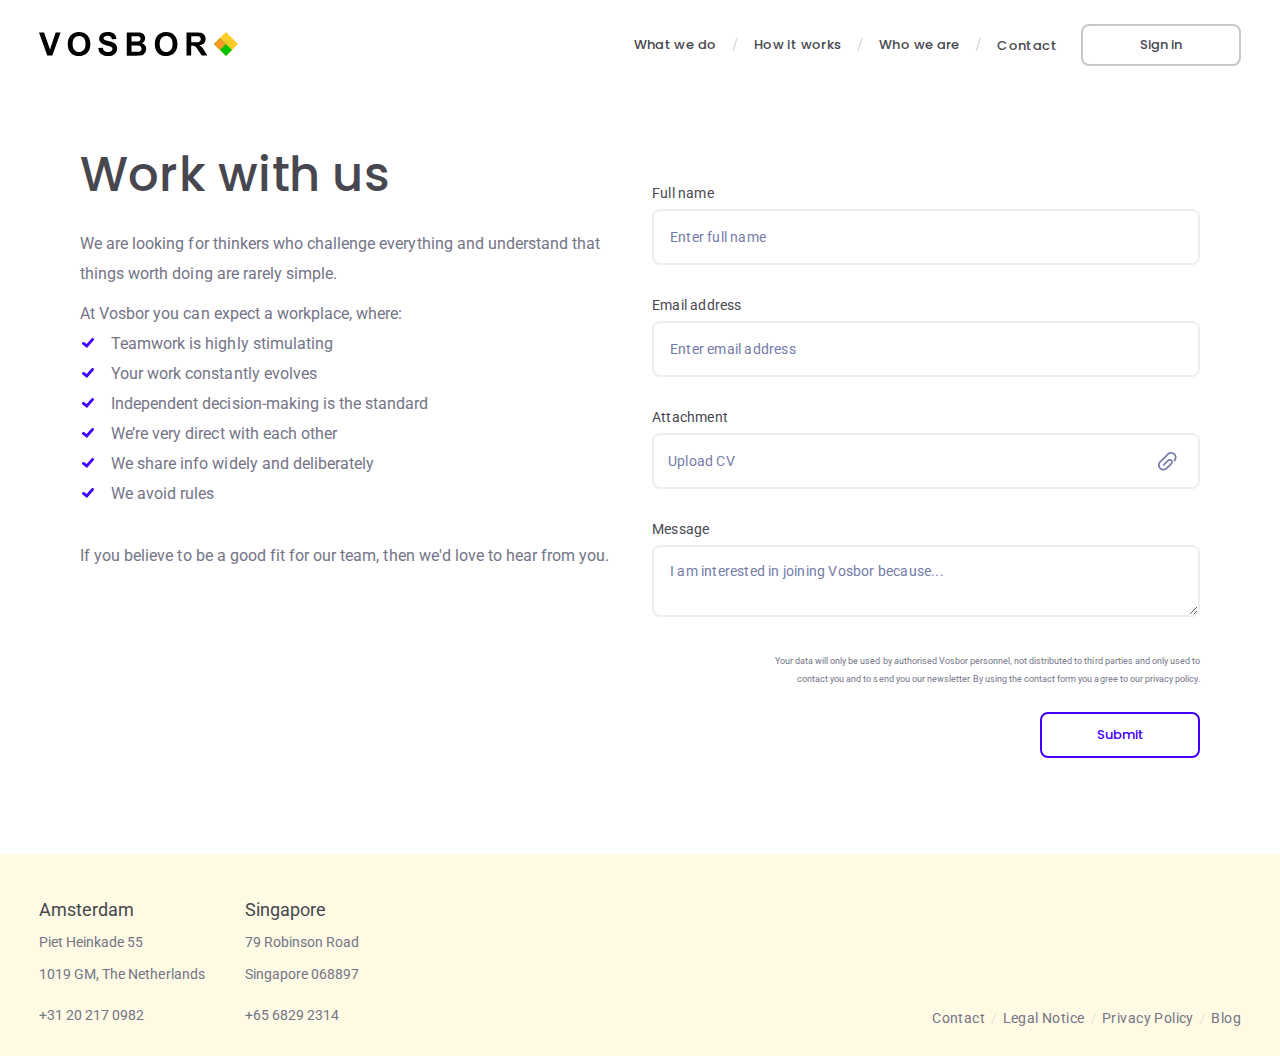
<file: careers/index.html>
<!DOCTYPE html><html><head><meta charSet="utf-8"/><meta http-equiv="x-ua-compatible" content="ie=edge"/><meta name="viewport" content="width=device-width, initial-scale=1, shrink-to-fit=no"/><meta name="version" content="3.0"/><meta data-react-helmet="true" charSet="utf-8"/><meta data-react-helmet="true" name="description" content=" Vosbor is a grain and oilseed trading platform. Discover how we foster transparency in global agricultural commodity markets. "/><meta data-react-helmet="true" name="keywords" content="commodity trading, commodity, blockchain, market, grain, oilseed, agriculture, agricultural commodities"/><meta data-react-helmet="true" property="og:title" content="Vosbor - The agricultural commodity trading platform"/><meta data-react-helmet="true" property="og:description" content="Vosbor is a grain and oilseed trading platform. Discover how we foster transparency in global agricultural commodity markets."/><meta data-react-helmet="true" property="og:type" content="website"/><meta data-react-helmet="true" property="og:url" content="https://www.vosbor.com/"/><meta data-react-helmet="true" name="robots" content="index, follow"/><style data-href="/styles.9399bb70e638437be671.css" data-identity="gatsby-global-css">a,abbr,acronym,address,applet,article,aside,audio,b,big,blockquote,body,canvas,caption,center,cite,code,dd,del,details,dfn,div,dl,dt,em,embed,fieldset,figcaption,figure,footer,form,h1,h2,h3,h4,h5,h6,header,hgroup,html,i,iframe,img,ins,kbd,label,legend,li,mark,menu,nav,object,ol,output,p,pre,q,ruby,s,samp,section,small,span,strike,strong,sub,summary,sup,table,tbody,td,tfoot,th,thead,time,tr,tt,u,ul,var,video{-webkit-margin-before:0;-webkit-margin-after:0;border:0;font-size:100%;font:inherit;margin:0;margin-block-end:0;margin-block-start:0;padding:0;vertical-align:baseline}article,aside,details,figcaption,figure,footer,header,hgroup,menu,nav,section{display:block}body{line-height:1}ol,ul{list-style:none}blockquote,q{quotes:none}blockquote:after,blockquote:before,q:after,q:before{content:"";content:none}table{border-collapse:collapse;border-spacing:0}*{-webkit-font-smoothing:antialiased;-moz-osx-font-smoothing:grayscale}body,html{-webkit-tap-highlight-color:rgba(0,0,0,0);border:0;font-family:Roboto;margin:0;padding:0;scroll-behavior:smooth;-webkit-user-select:none;user-select:none}@media(max-width:975px){.mobile-hidden{display:none!important}}@media(min-width:768px){.mobile-visible{display:none!important}}@media(max-width:1365px){.tablet-hidden{display:none!important}}@media(min-width:1366px){.tablet-visible{display:none!important}}.even-section{background:#fefae3}a{color:#747487}@-webkit-keyframes rotating{0%{-webkit-transform:rotate(0deg);transform:rotate(0deg)}to{-webkit-transform:rotate(1turn);transform:rotate(1turn)}}@keyframes rotating{0%{-webkit-transform:rotate(0deg);transform:rotate(0deg)}to{-webkit-transform:rotate(1turn);transform:rotate(1turn)}}</style><style>.gatsby-image-wrapper{position:relative;overflow:hidden}.gatsby-image-wrapper picture.object-fit-polyfill{position:static!important}.gatsby-image-wrapper img{bottom:0;height:100%;left:0;margin:0;max-width:none;padding:0;position:absolute;right:0;top:0;width:100%;object-fit:cover}.gatsby-image-wrapper [data-main-image]{opacity:0;transform:translateZ(0);transition:opacity .25s linear;will-change:opacity}.gatsby-image-wrapper-constrained{display:inline-block;vertical-align:top}</style><noscript><style>.gatsby-image-wrapper noscript [data-main-image]{opacity:1!important}.gatsby-image-wrapper [data-placeholder-image]{opacity:0!important}</style></noscript><script type="module">const e="undefined"!=typeof HTMLImageElement&&"loading"in HTMLImageElement.prototype;e&&document.body.addEventListener("load",(function(e){const t=e.target;if(void 0===t.dataset.mainImage)return;if(void 0===t.dataset.gatsbyImageSsr)return;let a=null,n=t;for(;null===a&&n;)void 0!==n.parentNode.dataset.gatsbyImageWrapper&&(a=n.parentNode),n=n.parentNode;const o=a.querySelector("[data-placeholder-image]"),r=new Image;r.src=t.currentSrc,r.decode().catch((()=>{})).then((()=>{t.style.opacity=1,o&&(o.style.opacity=0,o.style.transition="opacity 500ms linear")}))}),!0);</script><style data-styled="" data-styled-version="5.3.11">.kyTcuj{padding:30px 35px 25px;display:-webkit-box;display:-webkit-flex;display:-ms-flexbox;display:flex;-webkit-align-items:center;-webkit-box-align:center;-ms-flex-align:center;align-items:center;-webkit-flex-direction:column;-ms-flex-direction:column;flex-direction:column;gap:42px;}/*!sc*/
@media (min-width:768px){.kyTcuj{padding:40px 39px 25px;-webkit-flex-direction:row;-ms-flex-direction:row;flex-direction:row;-webkit-align-items:flex-end;-webkit-box-align:flex-end;-ms-flex-align:flex-end;align-items:flex-end;-webkit-box-pack:justify;-webkit-justify-content:space-between;-ms-flex-pack:justify;justify-content:space-between;}}/*!sc*/
@media (min-width:1366px){.kyTcuj{padding:40px 80px 25px;}}/*!sc*/
@media (min-width:1919px){.kyTcuj{padding:50px 100px 25px;}}/*!sc*/
data-styled.g1[id="footer__FooterContainer-sc-164g705-0"]{content:"kyTcuj,"}/*!sc*/
.sQmCu{display:-webkit-box;display:-webkit-flex;display:-ms-flexbox;display:flex;-webkit-align-items:stretch;-webkit-box-align:stretch;-ms-flex-align:stretch;align-items:stretch;gap:40px;}/*!sc*/
data-styled.g3[id="footer__AddressList-sc-164g705-2"]{content:"sQmCu,"}/*!sc*/
.ldNqOC{display:-webkit-box;display:-webkit-flex;display:-ms-flexbox;display:flex;-webkit-flex-direction:column;-ms-flex-direction:column;flex-direction:column;}/*!sc*/
data-styled.g4[id="footer__Address-sc-164g705-3"]{content:"ldNqOC,"}/*!sc*/
.inCbHJ{font-family:Roboto;font-style:normal;font-weight:normal;line-height:32px;-webkit-letter-spacing:0.002em;-moz-letter-spacing:0.002em;-ms-letter-spacing:0.002em;letter-spacing:0.002em;color:#47474f;font-size:16px;}/*!sc*/
@media (min-width:768px){.inCbHJ{font-size:18px;}}/*!sc*/
@media (min-width:1919px){.inCbHJ{font-size:24px;}}/*!sc*/
data-styled.g5[id="footer__AddressTitle-sc-164g705-4"]{content:"inCbHJ,"}/*!sc*/
.crRXfP{font-family:"Roboto";font-style:normal;font-weight:normal;line-height:32px;-webkit-letter-spacing:0.002em;-moz-letter-spacing:0.002em;-ms-letter-spacing:0.002em;letter-spacing:0.002em;color:#747487;font-size:14px;}/*!sc*/
@media (min-width:1366px){.crRXfP{font-size:16px;}}/*!sc*/
data-styled.g6[id="footer__AddressLine-sc-164g705-5"]{content:"crRXfP,"}/*!sc*/
.ZUcql{font-family:Roboto;font-style:normal;font-weight:normal;line-height:32px;-webkit-letter-spacing:0.002em;-moz-letter-spacing:0.002em;-ms-letter-spacing:0.002em;letter-spacing:0.002em;margin-top:9px;-webkit-text-decoration:none;text-decoration:none;color:#747487;font-size:14px;}/*!sc*/
@media (min-width:1366px){.ZUcql{font-size:16px;}}/*!sc*/
data-styled.g7[id="footer__Phone-sc-164g705-6"]{content:"ZUcql,"}/*!sc*/
.cLNOXf{font-family:Roboto;font-style:normal;font-weight:400;font-size:12px;line-height:20px;-webkit-letter-spacing:0.03em;-moz-letter-spacing:0.03em;-ms-letter-spacing:0.03em;letter-spacing:0.03em;color:#747487;-webkit-text-decoration:none;text-decoration:none;}/*!sc*/
.cLNOXf:not(:last-child)::after{content:"/";color:#c8c8ca;display:inline-block;vertical-align:middle;opacity:0.5;padding:0 6px;font-size:12px;line-height:20px;}/*!sc*/
@media (min-width:1366px){.cLNOXf:not(:last-child)::after{padding:0 8px;}}/*!sc*/
@media (min-width:1366px){.cLNOXf:not(:last-child)::after{padding:0 18px;font-size:14px;line-height:26px;}}/*!sc*/
@media (min-width:1919px){.cLNOXf:not(:last-child)::after{font-size:16px;line-height:28px;}}/*!sc*/
@media (min-width:768px){.cLNOXf{font-size:14px;line-height:26px;}}/*!sc*/
@media (min-width:1919px){.cLNOXf{font-size:16px;line-height:28px;}}/*!sc*/
data-styled.g8[id="footer__FooterLink-sc-164g705-7"]{content:"cLNOXf,"}/*!sc*/
.kJDmzK{display:-webkit-box;display:-webkit-flex;display:-ms-flexbox;display:flex;-webkit-flex-direction:column;-ms-flex-direction:column;flex-direction:column;padding:100px 24px 40px;min-height:calc(100vh - 212px);box-sizing:border-box;gap:24px;}/*!sc*/
@media (min-width:768px){.kJDmzK{-webkit-flex-direction:row;-ms-flex-direction:row;flex-direction:row;padding:145px 80px 96px;}.kJDmzK > *{width:50%;box-sizing:border-box;position:relative;}}/*!sc*/
@media (min-width:1919px){.kJDmzK{padding:217px 100px 68px 121px;}}/*!sc*/
data-styled.g10[id="form-sections__FormSection-sc-17qgm9q-0"]{content:"kJDmzK,"}/*!sc*/
.bnePAx{font-family:"Poppins";font-style:normal;font-weight:500;font-size:32px;line-height:124%;-webkit-letter-spacing:0.005em;-moz-letter-spacing:0.005em;-ms-letter-spacing:0.005em;letter-spacing:0.005em;color:#47474f;padding-bottom:24px;}/*!sc*/
@media (min-width:768px){.bnePAx{font-size:48px;}}/*!sc*/
@media (min-width:1919px){.bnePAx{font-size:64px;}}/*!sc*/
data-styled.g11[id="form-sections__FormTitle-sc-17qgm9q-1"]{content:"bnePAx,"}/*!sc*/
.MTjij{font-family:"Roboto";font-style:normal;font-weight:normal;font-size:14px;line-height:28px;-webkit-letter-spacing:0.002em;-moz-letter-spacing:0.002em;-ms-letter-spacing:0.002em;letter-spacing:0.002em;color:#747487;}/*!sc*/
@media (min-width:768px){.MTjij{font-size:16px;line-height:30px;}}/*!sc*/
@media (min-width:1919px){.MTjij{font-size:18px;line-height:36px;}}/*!sc*/
data-styled.g13[id="form-sections__FormText-sc-17qgm9q-3"]{content:"MTjij,"}/*!sc*/
.gWbUPg{font-family:Roboto;font-style:normal;font-weight:normal;font-size:14px;line-height:28px;-webkit-letter-spacing:0.002em;-moz-letter-spacing:0.002em;-ms-letter-spacing:0.002em;letter-spacing:0.002em;color:#747487;}/*!sc*/
@media (min-width:768px){.gWbUPg{font-size:16px;line-height:30px;}}/*!sc*/
@media (min-width:1919px){.gWbUPg{font-size:18px;line-height:36px;}}/*!sc*/
data-styled.g14[id="form-sections__FormUl-sc-17qgm9q-4"]{content:"gWbUPg,"}/*!sc*/
.jeUzAW{display:-webkit-box;display:-webkit-flex;display:-ms-flexbox;display:flex;-webkit-flex-direction:column;-ms-flex-direction:column;flex-direction:column;gap:0;}/*!sc*/
@media (min-width:1366px){.jeUzAW{-webkit-flex-direction:row;-ms-flex-direction:row;flex-direction:row;gap:32px;}}/*!sc*/
data-styled.g16[id="form-sections__FormElementsColumnWrapper-sc-17qgm9q-6"]{content:"jeUzAW,"}/*!sc*/
.bLnpPD{font-family:Roboto;font-size:10px;color:#ed5252;bottom:0;left:0;height:16px;margin-bottom:8px;}/*!sc*/
.bLnpPD span::before{content:"+";display:inline-block;-webkit-transform:rotate(-45deg) translateX(-2px);-ms-transform:rotate(-45deg) translateX(-2px);transform:rotate(-45deg) translateX(-2px);font-size:16px;font-weight:500;}/*!sc*/
data-styled.g17[id="form-sections__ErrorMessage-sc-17qgm9q-7"]{content:"bLnpPD,"}/*!sc*/
.jILaPc{width:160px;box-sizing:border-box;-webkit-text-decoration:none;text-decoration:none;display:inline-block;text-align:center;white-space:nowrap;padding:0;border-width:2px;border-style:solid;border-radius:8px;font-family:"Poppins";font-weight:500;font-size:13px;height:42px;line-height:38px;}/*!sc*/
@media (min-width:1366px){.jILaPc{font-size:15px;height:44px;line-height:40px;}}/*!sc*/
@media (min-width:1919px){.jILaPc{font-size:18px;height:48px;line-height:44px;}}/*!sc*/
data-styled.g18[id="ButtonLink__BaseButtonLink-sc-1ebrgby-0"]{content:"jILaPc,"}/*!sc*/
.kvBiqq{width:160px;box-sizing:border-box;-webkit-text-decoration:none;text-decoration:none;display:inline-block;text-align:center;white-space:nowrap;padding:0;border-width:2px;border-style:solid;border-radius:8px;font-family:"Poppins";font-weight:500;font-size:13px;height:46px;line-height:42px;cursor:pointer;background:#fff;border:2px solid #4200ff;color:#4200ff;}/*!sc*/
@media (min-width:1366px){.kvBiqq{font-size:15px;height:48px;line-height:44px;}}/*!sc*/
@media (min-width:1919px){.kvBiqq{font-size:18px;height:52px;line-height:48px;}}/*!sc*/
.kvBiqq:hover{background:#4200ff;color:#fff;}/*!sc*/
@media (min-width:768px){.kvBiqq{-webkit-align-self:end;-ms-flex-item-align:end;align-self:end;}}/*!sc*/
.kvBiqq:disabled{opacity:0.5;}/*!sc*/
data-styled.g19[id="ButtonLink__SubmitButton-sc-1ebrgby-1"]{content:"kvBiqq,"}/*!sc*/
.hhJYSo{z-index:1;padding:24px;display:-webkit-box;display:-webkit-flex;display:-ms-flexbox;display:flex;-webkit-box-pack:justify;-webkit-justify-content:space-between;-ms-flex-pack:justify;justify-content:space-between;-webkit-align-items:center;-webkit-box-align:center;-ms-flex-align:center;align-items:center;position:absolute;top:0;right:0;left:0;}/*!sc*/
.hhJYSo .links{display:-webkit-box;display:-webkit-flex;display:-ms-flexbox;display:flex;-webkit-align-items:center;-webkit-box-align:center;-ms-flex-align:center;align-items:center;-webkit-flex-wrap:wrap;-ms-flex-wrap:wrap;flex-wrap:wrap;-webkit-box-pack:end;-webkit-justify-content:flex-end;-ms-flex-pack:end;justify-content:flex-end;}/*!sc*/
@media (min-width:768px){.hhJYSo{padding:24px 39px;}}/*!sc*/
@media (min-width:1366px){.hhJYSo{padding:24px 40px;}}/*!sc*/
@media (min-width:1919px){.hhJYSo{padding:24px 68px;}}/*!sc*/
data-styled.g20[id="header__Header-sc-vh8ctx-0"]{content:"hhJYSo,"}/*!sc*/
.fjgqjF{font-family:"Poppins";font-style:normal;font-weight:500;font-size:14px;line-height:21px;-webkit-letter-spacing:0.03em;-moz-letter-spacing:0.03em;-ms-letter-spacing:0.03em;letter-spacing:0.03em;color:#47474F;-webkit-text-decoration:none;text-decoration:none;-webkit-transition-property:color;transition-property:color;-webkit-transition-duration:0.3s;transition-duration:0.3s;}/*!sc*/
.fjgqjF:hover{color:rgb(71 71 79 / 75%);}/*!sc*/
.fjgqjF.separator::after{content:"/";color:#C8C8CA;opacity:1;display:inline-block;vertical-align:middle;font-family:"Montserrat";line-height:22px;padding:0 16px;font-size:18px;}/*!sc*/
@media (min-width:1366px){.fjgqjF.separator::after{font-size:24px;padding:0 24px;}}/*!sc*/
.fjgqjF.separator::after:hover{opacity:1;}/*!sc*/
@media (min-width:768px){.fjgqjF{font-size:13px;}}/*!sc*/
@media (min-width:1366px){.fjgqjF{font-size:15px;}}/*!sc*/
@media (min-width:1919px){.fjgqjF{font-size:18px;}}/*!sc*/
data-styled.g21[id="header__HeaderLink-sc-vh8ctx-1"]{content:"fjgqjF,"}/*!sc*/
.ckjntT{border-color:rgba(255,255,255,0.33);margin-left:24px;color:#47474F;border-color:rgba(71,71,79,0.3);}/*!sc*/
@media (min-width:1366px){.ckjntT{margin-left:50px;}}/*!sc*/
.ckjntT:hover,.ckjntT:active{background:linear-gradient(270deg,#373cd9 2.12%,#243afa 97.88%);border-color:transparent;color:#ffffff;}/*!sc*/
data-styled.g22[id="header__ButtonLink-sc-vh8ctx-2"]{content:"ckjntT,"}/*!sc*/
.hoejDc::before{height:12px;width:15px;margin-right:16px;display:inline-block;background-position:center;content:"";background-repeat:no-repeat;background-image:url("[data-uri]");}/*!sc*/
data-styled.g50[id="Li-sc-6yak1r-0"]{content:"hoejDc,"}/*!sc*/
.egJApu{display:-webkit-box;display:-webkit-flex;display:-ms-flexbox;display:flex;-webkit-flex-direction:column;-ms-flex-direction:column;flex-direction:column;gap:8px;width:100%;}/*!sc*/
data-styled.g54[id="LabeledInput__InputWrapper-sc-1kt4r0r-0"]{content:"egJApu,"}/*!sc*/
.fYFOrJ{background:#ffffff;border:2px solid #eeedf3;border-radius:8px;padding:16px;height:56px;box-sizing:border-box;width:100%;font-size:14px;}/*!sc*/
.fYFOrJ:active,.fYFOrJ:focus{color:#060831;outline:none;border:2px solid #4200ff;}/*!sc*/
.fYFOrJ:disabled{background:#0000001a;opacity:0.5;}/*!sc*/
.fYFOrJ::-webkit-input-placeholder{font-family:"Roboto";font-style:normal;font-weight:400;font-size:14px;line-height:16px;-webkit-letter-spacing:0.2px;-moz-letter-spacing:0.2px;-ms-letter-spacing:0.2px;letter-spacing:0.2px;color:#757ba9;opacity:1;}/*!sc*/
.fYFOrJ::-moz-placeholder{font-family:"Roboto";font-style:normal;font-weight:400;font-size:14px;line-height:16px;-webkit-letter-spacing:0.2px;-moz-letter-spacing:0.2px;-ms-letter-spacing:0.2px;letter-spacing:0.2px;color:#757ba9;opacity:1;}/*!sc*/
.fYFOrJ:-ms-input-placeholder{font-family:"Roboto";font-style:normal;font-weight:400;font-size:14px;line-height:16px;-webkit-letter-spacing:0.2px;-moz-letter-spacing:0.2px;-ms-letter-spacing:0.2px;letter-spacing:0.2px;color:#757ba9;opacity:1;}/*!sc*/
.fYFOrJ::placeholder{font-family:"Roboto";font-style:normal;font-weight:400;font-size:14px;line-height:16px;-webkit-letter-spacing:0.2px;-moz-letter-spacing:0.2px;-ms-letter-spacing:0.2px;letter-spacing:0.2px;color:#757ba9;opacity:1;}/*!sc*/
data-styled.g55[id="LabeledInput__StyledInput-sc-1kt4r0r-1"]{content:"fYFOrJ,"}/*!sc*/
.gFHQbA{font-family:"Roboto";font-style:normal;font-weight:400;font-size:14px;line-height:16px;-webkit-letter-spacing:0.2px;-moz-letter-spacing:0.2px;-ms-letter-spacing:0.2px;letter-spacing:0.2px;color:#47474f;}/*!sc*/
.gFHQbA span{color:#cacfe0;}/*!sc*/
data-styled.g56[id="LabeledInput__StyledLabel-sc-1kt4r0r-2"]{content:"gFHQbA,"}/*!sc*/
.eDCZAO{position:relative;}/*!sc*/
data-styled.g58[id="LabeledInput__IconInput-sc-1kt4r0r-4"]{content:"eDCZAO,"}/*!sc*/
.iiCqdn{position:relative;}/*!sc*/
data-styled.g59[id="LabeledTextarea__TextareaIWithIconWrapper-sc-1xb6a21-0"]{content:"iiCqdn,"}/*!sc*/
.dMPGzJ{display:-webkit-box;display:-webkit-flex;display:-ms-flexbox;display:flex;-webkit-flex-direction:column;-ms-flex-direction:column;flex-direction:column;gap:8px;width:100%;}/*!sc*/
data-styled.g61[id="LabeledTextarea__TextareaWrapper-sc-1xb6a21-2"]{content:"dMPGzJ,"}/*!sc*/
.fobJZu{background:#ffffff;border:2px solid #eeedf3;border-radius:8px;padding:16px;box-sizing:border-box;font-family:"Roboto";font-style:normal;font-weight:400;font-size:14px;line-height:16px;-webkit-letter-spacing:0.2px;-moz-letter-spacing:0.2px;-ms-letter-spacing:0.2px;letter-spacing:0.2px;color:#0f1328;resize:vertical;width:100%;min-height:72px;height:auto;}/*!sc*/
.fobJZu:active,.fobJZu:focus{color:#060831;outline:none;border:2px solid #4200ff;}/*!sc*/
.fobJZu:disabled{background:#0000001a;opacity:0.5;}/*!sc*/
.fobJZu::-webkit-input-placeholder{font-family:"Roboto";font-style:normal;font-weight:400;font-size:14px;line-height:16px;-webkit-letter-spacing:0.2px;-moz-letter-spacing:0.2px;-ms-letter-spacing:0.2px;letter-spacing:0.2px;color:#757ba9;opacity:1;}/*!sc*/
.fobJZu::-moz-placeholder{font-family:"Roboto";font-style:normal;font-weight:400;font-size:14px;line-height:16px;-webkit-letter-spacing:0.2px;-moz-letter-spacing:0.2px;-ms-letter-spacing:0.2px;letter-spacing:0.2px;color:#757ba9;opacity:1;}/*!sc*/
.fobJZu:-ms-input-placeholder{font-family:"Roboto";font-style:normal;font-weight:400;font-size:14px;line-height:16px;-webkit-letter-spacing:0.2px;-moz-letter-spacing:0.2px;-ms-letter-spacing:0.2px;letter-spacing:0.2px;color:#757ba9;opacity:1;}/*!sc*/
.fobJZu::placeholder{font-family:"Roboto";font-style:normal;font-weight:400;font-size:14px;line-height:16px;-webkit-letter-spacing:0.2px;-moz-letter-spacing:0.2px;-ms-letter-spacing:0.2px;letter-spacing:0.2px;color:#757ba9;opacity:1;}/*!sc*/
data-styled.g62[id="LabeledTextarea__StyledTextarea-sc-1xb6a21-3"]{content:"fobJZu,"}/*!sc*/
.cZeFWX{font-family:"Roboto";font-style:normal;font-weight:400;font-size:14px;line-height:16px;-webkit-letter-spacing:0.2px;-moz-letter-spacing:0.2px;-ms-letter-spacing:0.2px;letter-spacing:0.2px;color:#47474f;}/*!sc*/
.cZeFWX span{color:#cacfe0;}/*!sc*/
data-styled.g63[id="LabeledTextarea__StyledLabel-sc-1xb6a21-4"]{content:"cZeFWX,"}/*!sc*/
.fdVCBo{display:-webkit-box;display:-webkit-flex;display:-ms-flexbox;display:flex;-webkit-flex-direction:column;-ms-flex-direction:column;flex-direction:column;gap:8px;width:100%;}/*!sc*/
data-styled.g124[id="LabeledFileInput__InputWrapper-sc-2320il-0"]{content:"fdVCBo,"}/*!sc*/
.kPgoQe{display:none;}/*!sc*/
data-styled.g125[id="LabeledFileInput__StyledFileInput-sc-2320il-1"]{content:"kPgoQe,"}/*!sc*/
.eRLkiL{font-family:"Roboto";font-style:normal;font-weight:400;font-size:14px;line-height:16px;-webkit-letter-spacing:0.2px;-moz-letter-spacing:0.2px;-ms-letter-spacing:0.2px;letter-spacing:0.2px;color:#47474f;}/*!sc*/
data-styled.g126[id="LabeledFileInput__StyledLabel-sc-2320il-2"]{content:"eRLkiL,"}/*!sc*/
.kAhExE{position:absolute;top:14px;right:19px;}/*!sc*/
data-styled.g128[id="LabeledFileInput__IconWrapper-sc-2320il-4"]{content:"kAhExE,"}/*!sc*/
.fqcSwV{position:relative;cursor:pointer;background:#ffffff;border:2px solid #eeedf3;border-radius:8px;padding:16px;height:56px;box-sizing:border-box;width:100%;margin-top:8px;}/*!sc*/
.fqcSwV:active,.fqcSwV:focus{color:#060831;outline:none;border:2px solid #4200ff;}/*!sc*/
.fqcSwV:disabled{background:#0000001a;opacity:0.5;}/*!sc*/
data-styled.g129[id="LabeledFileInput__IconFileInput-sc-2320il-5"]{content:"fqcSwV,"}/*!sc*/
.kqnDqC{font-family:"Roboto";font-style:normal;font-weight:400;font-size:14px;line-height:16px;-webkit-letter-spacing:0.2px;-moz-letter-spacing:0.2px;-ms-letter-spacing:0.2px;letter-spacing:0.2px;position:absolute;color:#757ba9;top:18px;left:14px;}/*!sc*/
data-styled.g130[id="LabeledFileInput__FileInfo-sc-2320il-6"]{content:"kqnDqC,"}/*!sc*/
@media (min-width:768px){.cBBZmZ{display:-webkit-box;display:-webkit-flex;display:-ms-flexbox;display:flex;-webkit-flex-direction:column;-ms-flex-direction:column;flex-direction:column;-webkit-align-items:center;-webkit-box-align:center;-ms-flex-align:center;align-items:center;}}/*!sc*/
data-styled.g131[id="careersForm__FormWrapper-sc-bic2uj-0"]{content:"cBBZmZ,"}/*!sc*/
.bMJccr{display:-webkit-box;display:-webkit-flex;display:-ms-flexbox;display:flex;-webkit-flex-direction:column;-ms-flex-direction:column;flex-direction:column;-webkit-align-items:stretch;-webkit-box-align:stretch;-ms-flex-align:stretch;align-items:stretch;}/*!sc*/
@media (min-width:768px){.bMJccr{max-width:560px;width:100%;}}/*!sc*/
data-styled.g132[id="careersForm__Form-sc-bic2uj-1"]{content:"bMJccr,"}/*!sc*/
.dKALJd{font-family:"Roboto";font-style:normal;font-weight:400;font-size:9px;line-height:18px;text-align:right;-webkit-letter-spacing:0.002em;-moz-letter-spacing:0.002em;-ms-letter-spacing:0.002em;letter-spacing:0.002em;color:#747487;}/*!sc*/
@media (min-width:768px){.dKALJd{max-width:440px;-webkit-align-self:end;-ms-flex-item-align:end;align-self:end;}}/*!sc*/
data-styled.g133[id="careersForm__InfoText-sc-bic2uj-2"]{content:"dKALJd,"}/*!sc*/
.bGNppc{margin-top:24px;width:100%;}/*!sc*/
@media (min-width:768px){.bGNppc{width:160px;}}/*!sc*/
data-styled.g134[id="careersForm__StyledSubmitButton-sc-bic2uj-3"]{content:"bGNppc,"}/*!sc*/
.gllbmO{margin-top:10px;}/*!sc*/
.gllboa{margin-top:32px;}/*!sc*/
data-styled.g135[id="careers__StyledFormText-sc-1juf3u9-0"]{content:"gllbmO,gllboa,"}/*!sc*/
.huYpeO{margin-top:40px;}/*!sc*/
data-styled.g136[id="careers__CareersFormWrapper-sc-1juf3u9-1"]{content:"huYpeO,"}/*!sc*/
</style><link rel="sitemap" type="application/xml" href="/sitemap/sitemap-index.xml"/><title data-react-helmet="true">Vosbor - The agricultural commodity trading platform</title><link data-react-helmet="true" rel="canonical" href="https://www.vosbor.com/"/><link href="https://fonts.googleapis.com/css?family=Poppins:100,200,300,400,500,600|Roboto:100,200,300,400,500,600|IBM+Plex+Mono:100,200,300,400,500,600&amp;display=swap" rel="stylesheet"/><link rel="icon" href="/favicon-32x32.png?v=21c7173ac2f4953a804b70d35e9499ad" type="image/png"/><link rel="manifest" href="/manifest.webmanifest" crossorigin="anonymous"/><link rel="apple-touch-icon" sizes="48x48" href="/icons/icon-48x48.png?v=21c7173ac2f4953a804b70d35e9499ad"/><link rel="apple-touch-icon" sizes="72x72" href="/icons/icon-72x72.png?v=21c7173ac2f4953a804b70d35e9499ad"/><link rel="apple-touch-icon" sizes="96x96" href="/icons/icon-96x96.png?v=21c7173ac2f4953a804b70d35e9499ad"/><link rel="apple-touch-icon" sizes="144x144" href="/icons/icon-144x144.png?v=21c7173ac2f4953a804b70d35e9499ad"/><link rel="apple-touch-icon" sizes="192x192" href="/icons/icon-192x192.png?v=21c7173ac2f4953a804b70d35e9499ad"/><link rel="apple-touch-icon" sizes="256x256" href="/icons/icon-256x256.png?v=21c7173ac2f4953a804b70d35e9499ad"/><link rel="apple-touch-icon" sizes="384x384" href="/icons/icon-384x384.png?v=21c7173ac2f4953a804b70d35e9499ad"/><link rel="apple-touch-icon" sizes="512x512" href="/icons/icon-512x512.png?v=21c7173ac2f4953a804b70d35e9499ad"/><link rel="alternate" type="application/rss+xml" title="Vosbor Blog" href="/rss.xml"/></head><body><noscript><iframe src="https://www.googletagmanager.com/ns.html?id=GTM-PGRDJVG" height="0" width="0" style="display:none;visibility:hidden"></iframe></noscript><div id="___gatsby"><div style="outline:none" tabindex="-1" id="gatsby-focus-wrapper"><main><header class="header__Header-sc-vh8ctx-0 hhJYSo"><a href="/"><svg width="200" height="24" viewBox="0 0 200 24" fill="none"><g clip-path="url(#clip0_995_800)"><path d="M16.648 0.403381L10.9978 17.5462L5.04486 0.403381H0L8.27357 23.5967H13.3184L21.592 0.403381H16.648Z" fill="black"></path><path d="M28.7556 12.2017C28.7556 9.88235 29.1592 7.86555 29.8655 6.2521C30.37 5.04202 31.0763 3.93277 31.9843 3.02521C32.8924 2.11765 33.9014 1.41176 35.0112 0.907563C36.4238 0.302521 38.1391 0 40.0561 0C43.4866 0 46.2108 1.10924 48.2288 3.22689C50.2467 5.34454 51.3566 8.26891 51.3566 12.1008C51.3566 15.8319 50.3476 18.7563 48.3297 20.874C46.3117 22.9916 43.5875 24.1008 40.157 24.1008C36.7265 24.1008 34.0023 23.0924 31.8834 20.9748C29.7646 18.7563 28.7556 15.8319 28.7556 12.2017ZM33.5987 12C33.5987 14.6219 34.2041 16.6387 35.4148 17.9496C36.6256 19.2605 38.1391 19.9664 40.0561 19.9664C41.9732 19.9664 43.4866 19.2605 44.6974 17.9496C45.9081 16.6387 46.5135 14.6219 46.5135 11.8992C46.5135 9.27731 45.9081 7.26051 44.7983 5.94958C43.4866 4.63866 41.9732 4.03361 40.0561 4.03361C38.1391 4.03361 36.5247 4.7395 35.4148 6.05042C34.2041 7.36135 33.5987 9.27731 33.5987 12Z" fill="black"></path><path d="M59.2268 16.0336L63.7672 15.6303C64.0699 17.1429 64.5744 18.2521 65.4824 18.958C66.2896 19.6639 67.5004 20.0672 68.9129 20.0672C70.4264 20.0672 71.5363 19.7647 72.3434 19.0588C73.1506 18.4538 73.4533 17.6471 73.4533 16.8403C73.4533 16.3361 73.2515 15.8319 72.9488 15.4286C72.6461 15.0252 72.0408 14.7227 71.2336 14.4202C70.7291 14.2185 69.4174 13.916 67.5004 13.4118C64.9779 12.8067 63.2627 12 62.2537 11.0924C60.8412 9.78151 60.1349 8.26891 60.1349 6.45378C60.1349 5.2437 60.4376 4.13445 61.1439 3.12605C61.8501 2.11765 62.7582 1.31092 64.0699 0.806723C65.2806 0.302521 66.7941 0 68.6102 0C71.5363 0 73.756 0.605042 75.1686 1.91597C76.682 3.22689 77.3883 4.94118 77.4892 7.05882L72.8479 7.2605C72.6461 6.05042 72.2425 5.2437 71.5363 4.63866C70.83 4.13445 69.9219 3.83193 68.6102 3.83193C67.2986 3.83193 66.1887 4.13445 65.3815 4.63866C64.8771 5.04202 64.5744 5.54622 64.5744 6.15126C64.5744 6.65546 64.7762 7.15966 65.2806 7.56303C65.886 8.06723 67.2986 8.57143 69.6192 9.07563C71.9399 9.57983 73.5542 10.1849 74.6641 10.7899C75.774 11.395 76.5811 12.2017 77.1865 13.1092C77.7919 14.1176 78.0946 15.3277 78.0946 16.8403C78.0946 18.1513 77.691 19.4622 76.9847 20.5714C76.2784 21.7815 75.1686 22.5882 73.8569 23.1933C72.5452 23.7983 70.83 24 68.812 24C65.886 24 63.6663 23.2941 62.0519 21.9832C60.5385 20.6723 59.5295 18.6555 59.2268 16.0336Z" fill="black"></path><path d="M87.7805 0.403381H97.0631C98.8792 0.403381 100.292 0.504222 101.2 0.605062C102.108 0.806743 102.915 1.10926 103.621 1.61347C104.328 2.11767 104.933 2.72271 105.438 3.52943C105.942 4.33615 106.144 5.24372 106.144 6.25212C106.144 7.36136 105.841 8.36977 105.236 9.27733C104.63 10.1849 103.823 10.8908 102.814 11.2941C104.227 11.6975 105.337 12.4034 106.043 13.4118C106.85 14.4202 107.153 15.5294 107.153 16.9412C107.153 17.9496 106.951 19.0588 106.447 20.0672C105.942 21.0756 105.236 21.8824 104.429 22.4874C103.621 23.0925 102.512 23.4958 101.301 23.5967C100.494 23.6975 98.6774 23.6975 95.6505 23.7983H87.7805V0.403381ZM92.5227 4.23531V9.57985H95.5496C97.3658 9.57985 98.4756 9.57985 98.9801 9.47901C99.7873 9.37817 100.393 9.07565 100.897 8.67229C101.402 8.16809 101.603 7.56305 101.603 6.85716C101.603 6.15128 101.402 5.54624 100.998 5.14288C100.594 4.73952 99.9891 4.43699 99.1819 4.33615C98.6774 4.23531 97.3658 4.23531 95.146 4.23531H92.5227ZM92.5227 13.5126V19.7647H96.8613C98.5765 19.7647 99.5855 19.7647 100.09 19.6639C100.796 19.563 101.402 19.2605 101.805 18.7563C102.209 18.2521 102.512 17.6471 102.512 16.7395C102.512 16.0336 102.31 15.4286 102.007 14.9244C101.704 14.4202 101.2 14.1177 100.494 13.8151C99.8882 13.6135 98.4756 13.5126 96.3568 13.5126H92.5227Z" fill="black"></path><path d="M115.83 12.2017C115.83 9.88235 116.234 7.86555 116.94 6.2521C117.444 5.04202 118.151 4.03361 119.059 3.02521C119.967 2.11765 120.976 1.41176 122.086 0.907563C123.498 0.302521 125.214 0 127.131 0C130.561 0 133.285 1.10924 135.303 3.22689C137.321 5.34454 138.431 8.26891 138.431 12.1008C138.431 15.8319 137.422 18.7563 135.404 20.874C133.386 22.9916 130.662 24.1008 127.231 24.1008C123.801 24.1008 121.077 23.0924 118.958 20.9748C116.839 18.7563 115.83 15.8319 115.83 12.2017ZM120.673 12C120.673 14.6219 121.279 16.6387 122.489 17.9496C123.7 19.2605 125.214 19.9664 127.131 19.9664C129.048 19.9664 130.561 19.2605 131.772 17.9496C132.983 16.6387 133.588 14.6219 133.588 11.8992C133.588 9.27731 132.983 7.26051 131.873 5.94958C130.561 4.63866 129.048 4.03361 127.131 4.03361C125.214 4.03361 123.599 4.7395 122.489 6.05042C121.279 7.36135 120.673 9.27731 120.673 12Z" fill="black"></path><path d="M147.512 23.5967V0.403381H157.4C159.922 0.403381 161.637 0.605062 162.848 1.00842C163.958 1.41178 164.866 2.21851 165.572 3.22691C166.279 4.33615 166.581 5.54624 166.581 6.85716C166.581 8.57145 166.077 10.0841 165.068 11.1933C164.059 12.3025 162.545 13.0084 160.427 13.3109C161.436 13.916 162.243 14.521 162.949 15.2269C163.655 15.9328 164.462 17.1429 165.572 18.958L168.397 23.4958H162.747L159.317 18.4538C158.106 16.6387 157.299 15.5294 156.794 15.0252C156.391 14.521 155.886 14.2185 155.382 14.0168C154.877 13.8151 154.07 13.7143 153.061 13.7143H152.153V23.395H147.512V23.5967ZM152.254 10.1849H155.684C157.904 10.1849 159.317 10.0841 159.922 9.88237C160.527 9.68069 160.931 9.37817 161.234 8.87397C161.536 8.36977 161.738 7.86557 161.738 7.15968C161.738 6.35296 161.536 5.74792 161.133 5.24372C160.729 4.73952 160.124 4.437 159.317 4.33615C158.913 4.23531 157.803 4.23531 155.886 4.23531H152.254V10.1849Z" fill="black"></path><path d="M187 0L199 12L187 24L175 12L187 0Z" fill="#FDCC27"></path><path d="M181 5.99971L193 17.9997L187 23.9997L175 11.9997L181 5.99971Z" fill="#00C400"></path><path d="M181 5.99971L187 11.9997L181 17.9997L175 11.9997L181 5.99971Z" fill="#FD9A27"></path></g><defs><clipPath id="clip0_995_800"><rect width="200" height="24" fill="white"></rect></clipPath></defs></svg></a><div class="links"><a id="what_we_do" href="/#whatwedo" class="header__HeaderLink-sc-vh8ctx-1 fjgqjF separator mobile-hidden">What we do</a><a id="how_it_works" href="/#howitworks" class="header__HeaderLink-sc-vh8ctx-1 fjgqjF separator mobile-hidden">How it works</a><a id="who_we_are" href="/#whoweare" class="header__HeaderLink-sc-vh8ctx-1 fjgqjF separator mobile-hidden">Who we are</a><a id="contact" href="/contact" class="header__HeaderLink-sc-vh8ctx-1 fjgqjF">Contact</a><a id="login_button" href="https://exchange.vosbor.com/" class="ButtonLink__BaseButtonLink-sc-1ebrgby-0 header__ButtonLink-sc-vh8ctx-2 jILaPc ckjntT mobile-hidden">Sign in</a></div></header><section class="form-sections__FormSection-sc-17qgm9q-0 kJDmzK"><div><h1 class="form-sections__FormTitle-sc-17qgm9q-1 bnePAx">Work with us</h1><div class="form-sections__FormText-sc-17qgm9q-3 MTjij">We are looking for thinkers who challenge everything and understand that things worth doing are rarely simple.</div><div class="form-sections__FormText-sc-17qgm9q-3 careers__StyledFormText-sc-1juf3u9-0 MTjij gllbmO">At Vosbor you can expect a workplace, where:</div><ul class="form-sections__FormUl-sc-17qgm9q-4 gWbUPg"><li class="Li-sc-6yak1r-0 hoejDc">Teamwork is highly stimulating</li><li class="Li-sc-6yak1r-0 hoejDc">Your work constantly evolves</li><li class="Li-sc-6yak1r-0 hoejDc">Independent decision-making is the standard</li><li class="Li-sc-6yak1r-0 hoejDc">We’re very direct with each other</li><li class="Li-sc-6yak1r-0 hoejDc">We share info widely and deliberately</li><li class="Li-sc-6yak1r-0 hoejDc">We avoid rules</li></ul><div class="form-sections__FormText-sc-17qgm9q-3 careers__StyledFormText-sc-1juf3u9-0 MTjij gllboa">If you believe to be a good fit for our team, then we&#x27;d love to hear from you.</div></div><div class="careers__CareersFormWrapper-sc-1juf3u9-1 huYpeO"><div class="careersForm__FormWrapper-sc-bic2uj-0 cBBZmZ"><form action="https://europe-west1-vosbor-io.cloudfunctions.net/function-vosbor-form-mailer" method="POST" autoComplete="off" class="careersForm__Form-sc-bic2uj-1 bMJccr"><input type="hidden" name="type" value="career"/><div class="form-sections__FormElementsColumnWrapper-sc-17qgm9q-6 jeUzAW"><div class="LabeledInput__InputWrapper-sc-1kt4r0r-0 egJApu"><label for="name" class="LabeledInput__StyledLabel-sc-1kt4r0r-2 gFHQbA">Full name<!-- --> </label><div class="LabeledInput__IconInput-sc-1kt4r0r-4 eDCZAO"><input type="text" id="name" placeholder="Enter full name" name="name" autoComplete="off" class="LabeledInput__StyledInput-sc-1kt4r0r-1 fYFOrJ"/></div><span class="form-sections__ErrorMessage-sc-17qgm9q-7 bLnpPD"></span></div><div class="LabeledInput__InputWrapper-sc-1kt4r0r-0 egJApu"><label for="email" class="LabeledInput__StyledLabel-sc-1kt4r0r-2 gFHQbA">Email address<!-- --> </label><div class="LabeledInput__IconInput-sc-1kt4r0r-4 eDCZAO"><input type="email" id="email" placeholder="Enter email address" name="email" autoComplete="off" class="LabeledInput__StyledInput-sc-1kt4r0r-1 fYFOrJ"/></div><span class="form-sections__ErrorMessage-sc-17qgm9q-7 bLnpPD"></span></div></div><div class="LabeledFileInput__InputWrapper-sc-2320il-0 fdVCBo"><label for="filecv" class="LabeledFileInput__StyledLabel-sc-2320il-2 eRLkiL">Attachment<!-- --> <div class="LabeledFileInput__IconFileInput-sc-2320il-5 fqcSwV"><input type="file" id="filecv" name="file" autoComplete="off" class="LabeledFileInput__StyledFileInput-sc-2320il-1 kPgoQe"/><div class="LabeledFileInput__IconWrapper-sc-2320il-4 kAhExE"><svg width="24" height="24" viewBox="0 0 24 24" fill="none"><path d="M9.19965 16.6234C9.73075 16.0923 10.2584 15.5647 10.7895 15.0336C11.6102 14.2129 12.4309 13.3922 13.2515 12.5715C13.4767 12.3464 13.6984 12.0972 13.9493 11.8969C13.8909 11.9416 13.8333 11.9872 13.7757 12.0327C13.9287 11.9167 14.0937 11.8179 14.2699 11.7422C14.2011 11.7697 14.1324 11.8007 14.0636 11.8282C14.2544 11.7491 14.4546 11.6924 14.6609 11.6649C14.5853 11.6752 14.5079 11.6864 14.4332 11.695C14.6291 11.6709 14.8242 11.6709 15.0193 11.695C14.9436 11.6847 14.8663 11.6735 14.7915 11.6649C14.9978 11.6924 15.1971 11.7465 15.3888 11.8282C15.32 11.8007 15.2513 11.7697 15.1825 11.7422C15.3587 11.8196 15.5246 11.9158 15.6767 12.0327C15.6182 11.988 15.5606 11.9425 15.5031 11.8969C15.6509 12.0129 15.7824 12.1444 15.8984 12.2923C15.8537 12.2338 15.8081 12.1762 15.7626 12.1187C15.8786 12.2716 15.9774 12.4366 16.0531 12.6128C16.0256 12.544 15.9946 12.4753 15.9671 12.4065C16.0462 12.5973 16.1029 12.7976 16.1304 13.0038C16.1201 12.9282 16.1089 12.8508 16.1003 12.7761C16.1244 12.972 16.1244 13.1671 16.1003 13.3622C16.1106 13.2865 16.1218 13.2092 16.1304 13.1344C16.1029 13.3407 16.0488 13.5401 15.9671 13.7317C15.9946 13.6629 16.0256 13.5942 16.0531 13.5254C15.9757 13.7016 15.8795 13.8675 15.7626 14.0196C15.8073 13.9611 15.8528 13.9036 15.8984 13.846C15.7162 14.078 15.4876 14.28 15.2796 14.4905C14.8843 14.8858 14.4907 15.2794 14.0954 15.6747C13.2232 16.547 12.3535 17.4167 11.4812 18.289C11.1907 18.5795 10.9071 18.8802 10.5831 19.1329C10.6416 19.0882 10.6991 19.0426 10.7567 18.9971C10.4482 19.2274 10.1156 19.4208 9.76328 19.5712C9.83203 19.5437 9.90078 19.5127 9.96953 19.4852C9.59571 19.6416 9.2021 19.7499 8.80078 19.8049C8.8764 19.7946 8.95375 19.7834 9.02852 19.7748C8.61774 19.8281 8.20352 19.8281 7.79531 19.7748C7.87094 19.7851 7.94828 19.7963 8.02306 19.8049C7.62088 19.7491 7.22813 19.6416 6.85431 19.4852C6.92306 19.5127 6.99181 19.5437 7.06056 19.5712C6.70649 19.4208 6.37477 19.2274 6.06798 18.9937C6.12642 19.0384 6.184 19.0839 6.24158 19.1295C5.9279 18.8871 5.64861 18.607 5.40626 18.2941C5.45095 18.3526 5.49649 18.4101 5.54204 18.4677C5.30486 18.1618 5.1115 17.8284 4.96111 17.4743C4.98861 17.543 5.01955 17.6118 5.04705 17.6805C4.89064 17.3067 4.78236 16.9131 4.72736 16.5118C4.73768 16.5874 4.74885 16.6648 4.75744 16.7395C4.70416 16.3288 4.70416 15.9145 4.75744 15.5063C4.74713 15.582 4.73596 15.6593 4.72736 15.7341C4.78322 15.3319 4.89064 14.9391 5.04705 14.5653C5.01955 14.6341 4.98861 14.7028 4.96111 14.7716C5.1115 14.4175 5.30486 14.0858 5.53861 13.779C5.49392 13.8374 5.44837 13.895 5.40283 13.9526C5.71219 13.553 6.09462 13.2049 6.45126 12.8509C7.0829 12.2192 7.71283 11.5893 8.34361 10.9585C9.12135 10.1808 9.89908 9.40306 10.6767 8.62542C11.3401 7.96199 12.0045 7.29768 12.6662 6.63596C12.9455 6.35667 13.223 6.07736 13.5041 5.79807C13.6433 5.65885 13.792 5.52994 13.9492 5.40707C13.8908 5.45175 13.8332 5.4973 13.7756 5.54285C14.0807 5.3091 14.4133 5.11574 14.7682 4.96535C14.6994 4.99285 14.6307 5.02378 14.5619 5.05128C14.9358 4.89488 15.3294 4.7866 15.7307 4.7316C15.6551 4.74191 15.5777 4.75309 15.5029 4.76168C15.9137 4.7084 16.3279 4.7084 16.7362 4.76168C16.6605 4.75137 16.5832 4.7402 16.5084 4.7316C16.9106 4.78746 17.3033 4.89488 17.6772 5.05128C17.6084 5.02378 17.5397 4.99285 17.4709 4.96535C17.825 5.11574 18.1567 5.3091 18.4635 5.54285C18.4051 5.49816 18.3475 5.45261 18.2899 5.40707C18.6036 5.64942 18.8829 5.92957 19.1252 6.24238C19.0805 6.18394 19.035 6.12637 18.9894 6.06879C19.2232 6.37386 19.4165 6.70644 19.5669 7.06136C19.5394 6.99261 19.5085 6.92386 19.481 6.85511C19.6374 7.22894 19.7457 7.62254 19.8007 8.02386C19.7904 7.94824 19.7792 7.8709 19.7706 7.79612C19.8239 8.2069 19.8239 8.62112 19.7706 9.02933C19.7809 8.95371 19.7921 8.87636 19.8007 8.80159C19.7448 9.20377 19.6374 9.59651 19.481 9.97034C19.5085 9.90159 19.5394 9.83284 19.5669 9.76409C19.4165 10.1182 19.2232 10.4499 18.9894 10.7567C19.0341 10.6982 19.0797 10.6406 19.1252 10.5831C19.0049 10.7395 18.8743 10.8881 18.7342 11.0282C18.4162 11.3479 18.3905 11.9289 18.7342 12.2442C19.0762 12.5579 19.6108 12.5863 19.9502 12.2442C21.0863 11.0995 21.6965 9.43658 21.4928 7.8253C21.3871 6.99601 21.1387 6.1942 20.6781 5.4878C20.2158 4.77623 19.5953 4.17123 18.8631 3.74155C17.4924 2.93804 15.7332 2.76358 14.244 3.33591C13.5092 3.61778 12.8475 4.02513 12.2863 4.58373L12.0629 4.80716C11.6229 5.24716 11.1846 5.68545 10.7438 6.12631L5.07106 11.799C4.68177 12.1883 4.30192 12.5639 3.97535 13.015C3.04035 14.3049 2.76964 16.0563 3.19761 17.5904C3.42535 18.4025 3.84386 19.1458 4.40503 19.7715C4.97222 20.4057 5.69239 20.8629 6.47614 21.1791C7.96028 21.7721 9.71762 21.6114 11.0997 20.8268C11.7614 20.4504 12.2787 19.9158 12.8098 19.3856C13.4586 18.7368 14.1075 18.0879 14.7537 17.4417C15.357 16.8384 15.9586 16.2368 16.5627 15.6327L16.9168 15.2786C17.5011 14.6899 17.8406 13.8761 17.8294 13.0443C17.8191 12.1523 17.4169 11.2465 16.7122 10.6879C16.3358 10.3914 15.9199 10.1551 15.4447 10.0502C14.9617 9.9428 14.4779 9.9428 13.9966 10.0502C13.4165 10.1791 12.8923 10.5014 12.4755 10.9199L11.9771 11.4183C11.3283 12.0672 10.6794 12.716 10.0306 13.3648C9.44191 13.9535 8.85324 14.5422 8.26458 15.1308L7.97926 15.4162C7.6613 15.7341 7.63723 16.3185 7.97926 16.6322C8.32816 16.9372 8.85841 16.963 9.19958 16.6236L9.19965 16.6234Z" fill="#757BA9"></path></svg></div><span class="LabeledFileInput__FileInfo-sc-2320il-6 kqnDqC">Upload CV</span></div></label><span class="form-sections__ErrorMessage-sc-17qgm9q-7 bLnpPD"></span></div><div class="LabeledTextarea__TextareaWrapper-sc-1xb6a21-2 dMPGzJ"><label class="LabeledTextarea__StyledLabel-sc-1xb6a21-4 cZeFWX">Message<!-- --> </label><div class="LabeledTextarea__TextareaIWithIconWrapper-sc-1xb6a21-0 iiCqdn"><textarea placeholder="I am interested in joining Vosbor because..." name="message" autoComplete="off" class="LabeledTextarea__StyledTextarea-sc-1xb6a21-3 fobJZu"></textarea></div><span class="form-sections__ErrorMessage-sc-17qgm9q-7 bLnpPD"></span></div><span class="careersForm__InfoText-sc-bic2uj-2 dKALJd">Your data will only be used by authorised Vosbor personnel, not distributed to third parties and only used to contact you and to send you our newsletter. By using the contact form you agree to our privacy policy.</span><button class="ButtonLink__SubmitButton-sc-1ebrgby-1 careersForm__StyledSubmitButton-sc-bic2uj-3 kvBiqq bGNppc">Submit</button></form></div></div></section><footer class="footer__FooterContainer-sc-164g705-0 kyTcuj even-section"><div class="footer__AddressWrapper-sc-164g705-1 tgQgX"><div class="footer__AddressList-sc-164g705-2 sQmCu"><address class="footer__Address-sc-164g705-3 ldNqOC"><h4 class="footer__AddressTitle-sc-164g705-4 inCbHJ">Amsterdam</h4><span class="footer__AddressLine-sc-164g705-5 crRXfP">Piet Heinkade 55</span><span class="footer__AddressLine-sc-164g705-5 crRXfP">1019 GM, The Netherlands</span><a class="footer__Phone-sc-164g705-6 ZUcql">+31 20 217 0982</a></address><address class="footer__Address-sc-164g705-3 ldNqOC"><h4 class="footer__AddressTitle-sc-164g705-4 inCbHJ">Singapore</h4><span class="footer__AddressLine-sc-164g705-5 crRXfP">79 Robinson Road</span><span class="footer__AddressLine-sc-164g705-5 crRXfP">Singapore 068897</span><a class="footer__Phone-sc-164g705-6 ZUcql">+65 6829 2314</a></address></div></div><div class="links"><a href="/contact" class="footer__FooterLink-sc-164g705-7 cLNOXf">Contact</a><a href="/legal-notice" class="footer__FooterLink-sc-164g705-7 cLNOXf">Legal Notice</a><a href="/privacy-policy#" class="footer__FooterLink-sc-164g705-7 cLNOXf">Privacy Policy</a><a href="/blog" class="footer__FooterLink-sc-164g705-7 cLNOXf">Blog</a></div><a class="tablet-hidden" style="min-width:360px;text-align:right" href="/"><svg width="200" height="24" viewBox="0 0 200 24" fill="none"><g clip-path="url(#clip0_995_800)"><path d="M16.648 0.403381L10.9978 17.5462L5.04486 0.403381H0L8.27357 23.5967H13.3184L21.592 0.403381H16.648Z" fill="black"></path><path d="M28.7556 12.2017C28.7556 9.88235 29.1592 7.86555 29.8655 6.2521C30.37 5.04202 31.0763 3.93277 31.9843 3.02521C32.8924 2.11765 33.9014 1.41176 35.0112 0.907563C36.4238 0.302521 38.1391 0 40.0561 0C43.4866 0 46.2108 1.10924 48.2288 3.22689C50.2467 5.34454 51.3566 8.26891 51.3566 12.1008C51.3566 15.8319 50.3476 18.7563 48.3297 20.874C46.3117 22.9916 43.5875 24.1008 40.157 24.1008C36.7265 24.1008 34.0023 23.0924 31.8834 20.9748C29.7646 18.7563 28.7556 15.8319 28.7556 12.2017ZM33.5987 12C33.5987 14.6219 34.2041 16.6387 35.4148 17.9496C36.6256 19.2605 38.1391 19.9664 40.0561 19.9664C41.9732 19.9664 43.4866 19.2605 44.6974 17.9496C45.9081 16.6387 46.5135 14.6219 46.5135 11.8992C46.5135 9.27731 45.9081 7.26051 44.7983 5.94958C43.4866 4.63866 41.9732 4.03361 40.0561 4.03361C38.1391 4.03361 36.5247 4.7395 35.4148 6.05042C34.2041 7.36135 33.5987 9.27731 33.5987 12Z" fill="black"></path><path d="M59.2268 16.0336L63.7672 15.6303C64.0699 17.1429 64.5744 18.2521 65.4824 18.958C66.2896 19.6639 67.5004 20.0672 68.9129 20.0672C70.4264 20.0672 71.5363 19.7647 72.3434 19.0588C73.1506 18.4538 73.4533 17.6471 73.4533 16.8403C73.4533 16.3361 73.2515 15.8319 72.9488 15.4286C72.6461 15.0252 72.0408 14.7227 71.2336 14.4202C70.7291 14.2185 69.4174 13.916 67.5004 13.4118C64.9779 12.8067 63.2627 12 62.2537 11.0924C60.8412 9.78151 60.1349 8.26891 60.1349 6.45378C60.1349 5.2437 60.4376 4.13445 61.1439 3.12605C61.8501 2.11765 62.7582 1.31092 64.0699 0.806723C65.2806 0.302521 66.7941 0 68.6102 0C71.5363 0 73.756 0.605042 75.1686 1.91597C76.682 3.22689 77.3883 4.94118 77.4892 7.05882L72.8479 7.2605C72.6461 6.05042 72.2425 5.2437 71.5363 4.63866C70.83 4.13445 69.9219 3.83193 68.6102 3.83193C67.2986 3.83193 66.1887 4.13445 65.3815 4.63866C64.8771 5.04202 64.5744 5.54622 64.5744 6.15126C64.5744 6.65546 64.7762 7.15966 65.2806 7.56303C65.886 8.06723 67.2986 8.57143 69.6192 9.07563C71.9399 9.57983 73.5542 10.1849 74.6641 10.7899C75.774 11.395 76.5811 12.2017 77.1865 13.1092C77.7919 14.1176 78.0946 15.3277 78.0946 16.8403C78.0946 18.1513 77.691 19.4622 76.9847 20.5714C76.2784 21.7815 75.1686 22.5882 73.8569 23.1933C72.5452 23.7983 70.83 24 68.812 24C65.886 24 63.6663 23.2941 62.0519 21.9832C60.5385 20.6723 59.5295 18.6555 59.2268 16.0336Z" fill="black"></path><path d="M87.7805 0.403381H97.0631C98.8792 0.403381 100.292 0.504222 101.2 0.605062C102.108 0.806743 102.915 1.10926 103.621 1.61347C104.328 2.11767 104.933 2.72271 105.438 3.52943C105.942 4.33615 106.144 5.24372 106.144 6.25212C106.144 7.36136 105.841 8.36977 105.236 9.27733C104.63 10.1849 103.823 10.8908 102.814 11.2941C104.227 11.6975 105.337 12.4034 106.043 13.4118C106.85 14.4202 107.153 15.5294 107.153 16.9412C107.153 17.9496 106.951 19.0588 106.447 20.0672C105.942 21.0756 105.236 21.8824 104.429 22.4874C103.621 23.0925 102.512 23.4958 101.301 23.5967C100.494 23.6975 98.6774 23.6975 95.6505 23.7983H87.7805V0.403381ZM92.5227 4.23531V9.57985H95.5496C97.3658 9.57985 98.4756 9.57985 98.9801 9.47901C99.7873 9.37817 100.393 9.07565 100.897 8.67229C101.402 8.16809 101.603 7.56305 101.603 6.85716C101.603 6.15128 101.402 5.54624 100.998 5.14288C100.594 4.73952 99.9891 4.43699 99.1819 4.33615C98.6774 4.23531 97.3658 4.23531 95.146 4.23531H92.5227ZM92.5227 13.5126V19.7647H96.8613C98.5765 19.7647 99.5855 19.7647 100.09 19.6639C100.796 19.563 101.402 19.2605 101.805 18.7563C102.209 18.2521 102.512 17.6471 102.512 16.7395C102.512 16.0336 102.31 15.4286 102.007 14.9244C101.704 14.4202 101.2 14.1177 100.494 13.8151C99.8882 13.6135 98.4756 13.5126 96.3568 13.5126H92.5227Z" fill="black"></path><path d="M115.83 12.2017C115.83 9.88235 116.234 7.86555 116.94 6.2521C117.444 5.04202 118.151 4.03361 119.059 3.02521C119.967 2.11765 120.976 1.41176 122.086 0.907563C123.498 0.302521 125.214 0 127.131 0C130.561 0 133.285 1.10924 135.303 3.22689C137.321 5.34454 138.431 8.26891 138.431 12.1008C138.431 15.8319 137.422 18.7563 135.404 20.874C133.386 22.9916 130.662 24.1008 127.231 24.1008C123.801 24.1008 121.077 23.0924 118.958 20.9748C116.839 18.7563 115.83 15.8319 115.83 12.2017ZM120.673 12C120.673 14.6219 121.279 16.6387 122.489 17.9496C123.7 19.2605 125.214 19.9664 127.131 19.9664C129.048 19.9664 130.561 19.2605 131.772 17.9496C132.983 16.6387 133.588 14.6219 133.588 11.8992C133.588 9.27731 132.983 7.26051 131.873 5.94958C130.561 4.63866 129.048 4.03361 127.131 4.03361C125.214 4.03361 123.599 4.7395 122.489 6.05042C121.279 7.36135 120.673 9.27731 120.673 12Z" fill="black"></path><path d="M147.512 23.5967V0.403381H157.4C159.922 0.403381 161.637 0.605062 162.848 1.00842C163.958 1.41178 164.866 2.21851 165.572 3.22691C166.279 4.33615 166.581 5.54624 166.581 6.85716C166.581 8.57145 166.077 10.0841 165.068 11.1933C164.059 12.3025 162.545 13.0084 160.427 13.3109C161.436 13.916 162.243 14.521 162.949 15.2269C163.655 15.9328 164.462 17.1429 165.572 18.958L168.397 23.4958H162.747L159.317 18.4538C158.106 16.6387 157.299 15.5294 156.794 15.0252C156.391 14.521 155.886 14.2185 155.382 14.0168C154.877 13.8151 154.07 13.7143 153.061 13.7143H152.153V23.395H147.512V23.5967ZM152.254 10.1849H155.684C157.904 10.1849 159.317 10.0841 159.922 9.88237C160.527 9.68069 160.931 9.37817 161.234 8.87397C161.536 8.36977 161.738 7.86557 161.738 7.15968C161.738 6.35296 161.536 5.74792 161.133 5.24372C160.729 4.73952 160.124 4.437 159.317 4.33615C158.913 4.23531 157.803 4.23531 155.886 4.23531H152.254V10.1849Z" fill="black"></path><path d="M187 0L199 12L187 24L175 12L187 0Z" fill="#FDCC27"></path><path d="M181 5.99971L193 17.9997L187 23.9997L175 11.9997L181 5.99971Z" fill="#00C400"></path><path d="M181 5.99971L187 11.9997L181 17.9997L175 11.9997L181 5.99971Z" fill="#FD9A27"></path></g><defs><clipPath id="clip0_995_800"><rect width="200" height="24" fill="white"></rect></clipPath></defs></svg></a></footer></main></div><div id="gatsby-announcer" style="position:absolute;top:0;width:1px;height:1px;padding:0;overflow:hidden;clip:rect(0, 0, 0, 0);white-space:nowrap;border:0" aria-live="assertive" aria-atomic="true"></div></div><script id="gatsby-script-loader">/*<![CDATA[*/window.pagePath="/careers/";window.___webpackCompilationHash="62ed0c50cc7746de4acc";/*]]>*/</script><script id="gatsby-chunk-mapping">/*<![CDATA[*/window.___chunkMapping={"polyfill":["/polyfill-92f23a8be4aa924185b5.js"],"app":["/app-203038dd73872341a08a.js"],"component---src-pages-404-js":["/component---src-pages-404-js-ba633d0dafaf443fea1d.js"],"component---src-pages-blog-js":["/component---src-pages-blog-js-ce6fd01cc7f77e460764.js"],"component---src-pages-careers-js":["/component---src-pages-careers-js-6899a9b1af374171c47f.js"],"component---src-pages-contact-js":["/component---src-pages-contact-js-313d9124a5abaeb2256b.js"],"component---src-pages-index-js":["/component---src-pages-index-js-e2b566750792257c0908.js"],"component---src-pages-legal-notice-js":["/component---src-pages-legal-notice-js-db040c4b46288cc8530e.js"],"component---src-pages-markdown-remark-frontmatter-slug-js":["/component---src-pages-markdown-remark-frontmatter-slug-js-53f38166e0a60260281d.js"],"component---src-pages-press-js":["/component---src-pages-press-js-9b5a5efce2fb83f60c0c.js"],"component---src-pages-privacy-policy-js":["/component---src-pages-privacy-policy-js-cc3b2c5b70965c0d1c33.js"],"component---src-pages-response-ok-js":["/component---src-pages-response-ok-js-ced0609bcd42f40780f1.js"]};/*]]>*/</script><script src="/polyfill-92f23a8be4aa924185b5.js" nomodule=""></script><script src="/app-203038dd73872341a08a.js" async=""></script><script src="/framework-ca02116a6dfddfce5eb0.js" async=""></script><script src="/webpack-runtime-3abb663009b122f462c6.js" async=""></script></body></html>
</file>
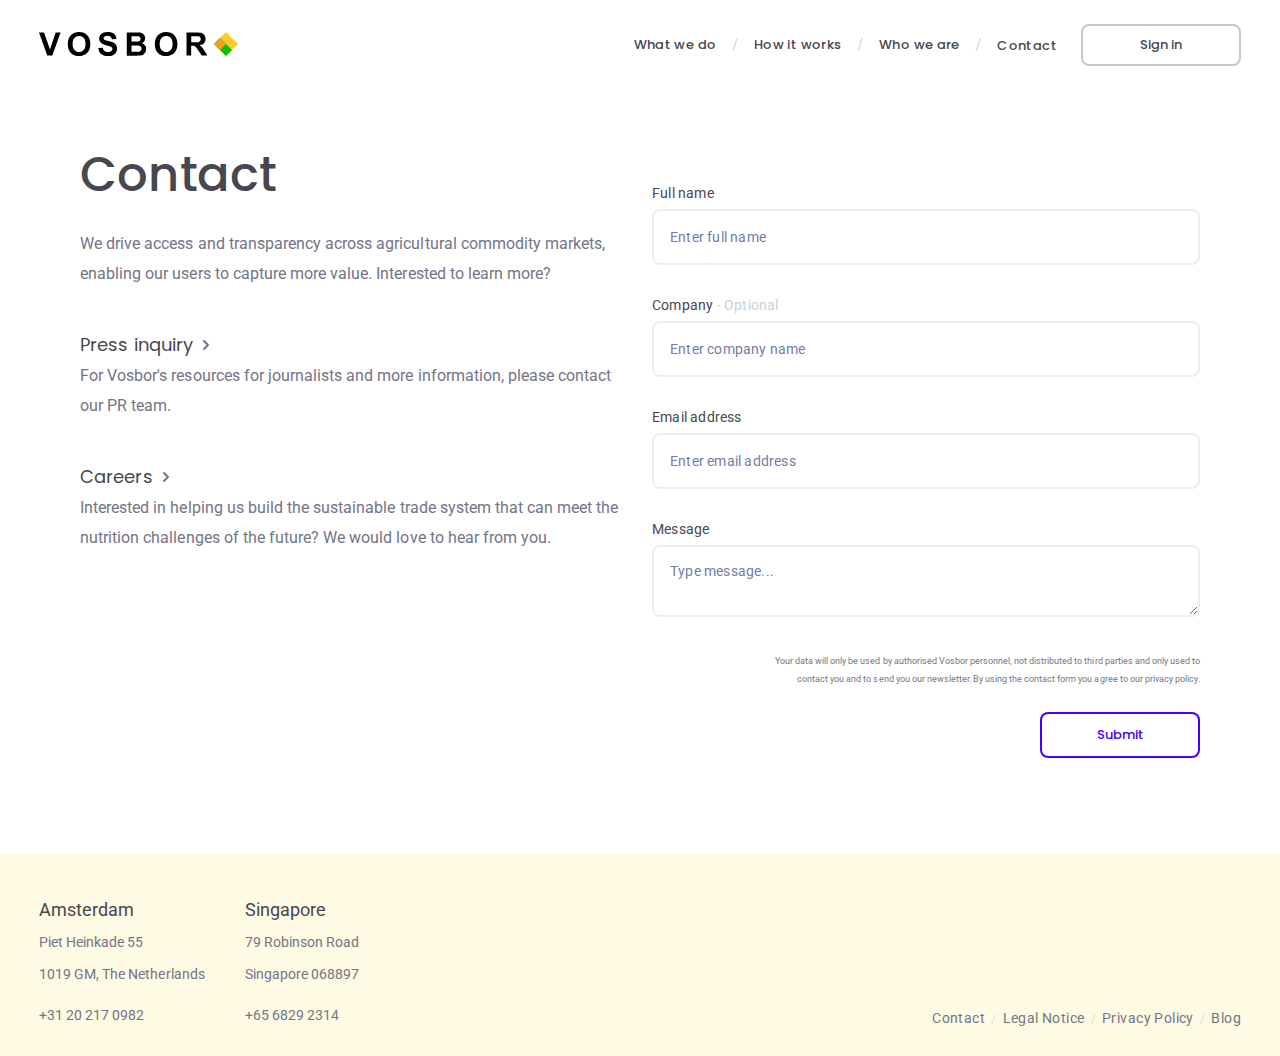
<file: contact/index.html>
<!DOCTYPE html><html><head><meta charSet="utf-8"/><meta http-equiv="x-ua-compatible" content="ie=edge"/><meta name="viewport" content="width=device-width, initial-scale=1, shrink-to-fit=no"/><meta name="version" content="3.0"/><meta data-react-helmet="true" charSet="utf-8"/><meta data-react-helmet="true" name="description" content=" Vosbor is a grain and oilseed trading platform. Discover how we foster transparency in global agricultural commodity markets. "/><meta data-react-helmet="true" name="keywords" content="commodity trading, commodity, blockchain, market, grain, oilseed, agriculture, agricultural commodities"/><meta data-react-helmet="true" property="og:title" content="Vosbor - The agricultural commodity trading platform"/><meta data-react-helmet="true" property="og:description" content="Vosbor is a grain and oilseed trading platform. Discover how we foster transparency in global agricultural commodity markets."/><meta data-react-helmet="true" property="og:type" content="website"/><meta data-react-helmet="true" property="og:url" content="https://www.vosbor.com/"/><meta data-react-helmet="true" name="robots" content="index, follow"/><style data-href="/styles.9399bb70e638437be671.css" data-identity="gatsby-global-css">a,abbr,acronym,address,applet,article,aside,audio,b,big,blockquote,body,canvas,caption,center,cite,code,dd,del,details,dfn,div,dl,dt,em,embed,fieldset,figcaption,figure,footer,form,h1,h2,h3,h4,h5,h6,header,hgroup,html,i,iframe,img,ins,kbd,label,legend,li,mark,menu,nav,object,ol,output,p,pre,q,ruby,s,samp,section,small,span,strike,strong,sub,summary,sup,table,tbody,td,tfoot,th,thead,time,tr,tt,u,ul,var,video{-webkit-margin-before:0;-webkit-margin-after:0;border:0;font-size:100%;font:inherit;margin:0;margin-block-end:0;margin-block-start:0;padding:0;vertical-align:baseline}article,aside,details,figcaption,figure,footer,header,hgroup,menu,nav,section{display:block}body{line-height:1}ol,ul{list-style:none}blockquote,q{quotes:none}blockquote:after,blockquote:before,q:after,q:before{content:"";content:none}table{border-collapse:collapse;border-spacing:0}*{-webkit-font-smoothing:antialiased;-moz-osx-font-smoothing:grayscale}body,html{-webkit-tap-highlight-color:rgba(0,0,0,0);border:0;font-family:Roboto;margin:0;padding:0;scroll-behavior:smooth;-webkit-user-select:none;user-select:none}@media(max-width:975px){.mobile-hidden{display:none!important}}@media(min-width:768px){.mobile-visible{display:none!important}}@media(max-width:1365px){.tablet-hidden{display:none!important}}@media(min-width:1366px){.tablet-visible{display:none!important}}.even-section{background:#fefae3}a{color:#747487}@-webkit-keyframes rotating{0%{-webkit-transform:rotate(0deg);transform:rotate(0deg)}to{-webkit-transform:rotate(1turn);transform:rotate(1turn)}}@keyframes rotating{0%{-webkit-transform:rotate(0deg);transform:rotate(0deg)}to{-webkit-transform:rotate(1turn);transform:rotate(1turn)}}</style><style>.gatsby-image-wrapper{position:relative;overflow:hidden}.gatsby-image-wrapper picture.object-fit-polyfill{position:static!important}.gatsby-image-wrapper img{bottom:0;height:100%;left:0;margin:0;max-width:none;padding:0;position:absolute;right:0;top:0;width:100%;object-fit:cover}.gatsby-image-wrapper [data-main-image]{opacity:0;transform:translateZ(0);transition:opacity .25s linear;will-change:opacity}.gatsby-image-wrapper-constrained{display:inline-block;vertical-align:top}</style><noscript><style>.gatsby-image-wrapper noscript [data-main-image]{opacity:1!important}.gatsby-image-wrapper [data-placeholder-image]{opacity:0!important}</style></noscript><script type="module">const e="undefined"!=typeof HTMLImageElement&&"loading"in HTMLImageElement.prototype;e&&document.body.addEventListener("load",(function(e){const t=e.target;if(void 0===t.dataset.mainImage)return;if(void 0===t.dataset.gatsbyImageSsr)return;let a=null,n=t;for(;null===a&&n;)void 0!==n.parentNode.dataset.gatsbyImageWrapper&&(a=n.parentNode),n=n.parentNode;const o=a.querySelector("[data-placeholder-image]"),r=new Image;r.src=t.currentSrc,r.decode().catch((()=>{})).then((()=>{t.style.opacity=1,o&&(o.style.opacity=0,o.style.transition="opacity 500ms linear")}))}),!0);</script><style data-styled="" data-styled-version="5.3.11">.kyTcuj{padding:30px 35px 25px;display:-webkit-box;display:-webkit-flex;display:-ms-flexbox;display:flex;-webkit-align-items:center;-webkit-box-align:center;-ms-flex-align:center;align-items:center;-webkit-flex-direction:column;-ms-flex-direction:column;flex-direction:column;gap:42px;}/*!sc*/
@media (min-width:768px){.kyTcuj{padding:40px 39px 25px;-webkit-flex-direction:row;-ms-flex-direction:row;flex-direction:row;-webkit-align-items:flex-end;-webkit-box-align:flex-end;-ms-flex-align:flex-end;align-items:flex-end;-webkit-box-pack:justify;-webkit-justify-content:space-between;-ms-flex-pack:justify;justify-content:space-between;}}/*!sc*/
@media (min-width:1366px){.kyTcuj{padding:40px 80px 25px;}}/*!sc*/
@media (min-width:1919px){.kyTcuj{padding:50px 100px 25px;}}/*!sc*/
data-styled.g1[id="footer__FooterContainer-sc-164g705-0"]{content:"kyTcuj,"}/*!sc*/
.sQmCu{display:-webkit-box;display:-webkit-flex;display:-ms-flexbox;display:flex;-webkit-align-items:stretch;-webkit-box-align:stretch;-ms-flex-align:stretch;align-items:stretch;gap:40px;}/*!sc*/
data-styled.g3[id="footer__AddressList-sc-164g705-2"]{content:"sQmCu,"}/*!sc*/
.ldNqOC{display:-webkit-box;display:-webkit-flex;display:-ms-flexbox;display:flex;-webkit-flex-direction:column;-ms-flex-direction:column;flex-direction:column;}/*!sc*/
data-styled.g4[id="footer__Address-sc-164g705-3"]{content:"ldNqOC,"}/*!sc*/
.inCbHJ{font-family:Roboto;font-style:normal;font-weight:normal;line-height:32px;-webkit-letter-spacing:0.002em;-moz-letter-spacing:0.002em;-ms-letter-spacing:0.002em;letter-spacing:0.002em;color:#47474f;font-size:16px;}/*!sc*/
@media (min-width:768px){.inCbHJ{font-size:18px;}}/*!sc*/
@media (min-width:1919px){.inCbHJ{font-size:24px;}}/*!sc*/
data-styled.g5[id="footer__AddressTitle-sc-164g705-4"]{content:"inCbHJ,"}/*!sc*/
.crRXfP{font-family:"Roboto";font-style:normal;font-weight:normal;line-height:32px;-webkit-letter-spacing:0.002em;-moz-letter-spacing:0.002em;-ms-letter-spacing:0.002em;letter-spacing:0.002em;color:#747487;font-size:14px;}/*!sc*/
@media (min-width:1366px){.crRXfP{font-size:16px;}}/*!sc*/
data-styled.g6[id="footer__AddressLine-sc-164g705-5"]{content:"crRXfP,"}/*!sc*/
.ZUcql{font-family:Roboto;font-style:normal;font-weight:normal;line-height:32px;-webkit-letter-spacing:0.002em;-moz-letter-spacing:0.002em;-ms-letter-spacing:0.002em;letter-spacing:0.002em;margin-top:9px;-webkit-text-decoration:none;text-decoration:none;color:#747487;font-size:14px;}/*!sc*/
@media (min-width:1366px){.ZUcql{font-size:16px;}}/*!sc*/
data-styled.g7[id="footer__Phone-sc-164g705-6"]{content:"ZUcql,"}/*!sc*/
.cLNOXf{font-family:Roboto;font-style:normal;font-weight:400;font-size:12px;line-height:20px;-webkit-letter-spacing:0.03em;-moz-letter-spacing:0.03em;-ms-letter-spacing:0.03em;letter-spacing:0.03em;color:#747487;-webkit-text-decoration:none;text-decoration:none;}/*!sc*/
.cLNOXf:not(:last-child)::after{content:"/";color:#c8c8ca;display:inline-block;vertical-align:middle;opacity:0.5;padding:0 6px;font-size:12px;line-height:20px;}/*!sc*/
@media (min-width:1366px){.cLNOXf:not(:last-child)::after{padding:0 8px;}}/*!sc*/
@media (min-width:1366px){.cLNOXf:not(:last-child)::after{padding:0 18px;font-size:14px;line-height:26px;}}/*!sc*/
@media (min-width:1919px){.cLNOXf:not(:last-child)::after{font-size:16px;line-height:28px;}}/*!sc*/
@media (min-width:768px){.cLNOXf{font-size:14px;line-height:26px;}}/*!sc*/
@media (min-width:1919px){.cLNOXf{font-size:16px;line-height:28px;}}/*!sc*/
data-styled.g8[id="footer__FooterLink-sc-164g705-7"]{content:"cLNOXf,"}/*!sc*/
.kJDmzK{display:-webkit-box;display:-webkit-flex;display:-ms-flexbox;display:flex;-webkit-flex-direction:column;-ms-flex-direction:column;flex-direction:column;padding:100px 24px 40px;min-height:calc(100vh - 212px);box-sizing:border-box;gap:24px;}/*!sc*/
@media (min-width:768px){.kJDmzK{-webkit-flex-direction:row;-ms-flex-direction:row;flex-direction:row;padding:145px 80px 96px;}.kJDmzK > *{width:50%;box-sizing:border-box;position:relative;}}/*!sc*/
@media (min-width:1919px){.kJDmzK{padding:217px 100px 68px 121px;}}/*!sc*/
data-styled.g10[id="form-sections__FormSection-sc-17qgm9q-0"]{content:"kJDmzK,"}/*!sc*/
.bnePAx{font-family:"Poppins";font-style:normal;font-weight:500;font-size:32px;line-height:124%;-webkit-letter-spacing:0.005em;-moz-letter-spacing:0.005em;-ms-letter-spacing:0.005em;letter-spacing:0.005em;color:#47474f;padding-bottom:24px;}/*!sc*/
@media (min-width:768px){.bnePAx{font-size:48px;}}/*!sc*/
@media (min-width:1919px){.bnePAx{font-size:64px;}}/*!sc*/
data-styled.g11[id="form-sections__FormTitle-sc-17qgm9q-1"]{content:"bnePAx,"}/*!sc*/
.jJIAZy{font-family:"Poppins";font-style:normal;font-size:18px;line-height:32px;-webkit-letter-spacing:0.005em;-moz-letter-spacing:0.005em;-ms-letter-spacing:0.005em;letter-spacing:0.005em;color:#47474f;margin-top:40px;margin-bottom:8px;}/*!sc*/
@media (min-width:768px){.jJIAZy{margin-top:24px;}}/*!sc*/
@media (min-width:1919px){.jJIAZy{margin-top:40px;font-size:21px;}}/*!sc*/
data-styled.g12[id="form-sections__FormSectionTitle-sc-17qgm9q-2"]{content:"jJIAZy,"}/*!sc*/
.MTjij{font-family:"Roboto";font-style:normal;font-weight:normal;font-size:14px;line-height:28px;-webkit-letter-spacing:0.002em;-moz-letter-spacing:0.002em;-ms-letter-spacing:0.002em;letter-spacing:0.002em;color:#747487;}/*!sc*/
@media (min-width:768px){.MTjij{font-size:16px;line-height:30px;}}/*!sc*/
@media (min-width:1919px){.MTjij{font-size:18px;line-height:36px;}}/*!sc*/
data-styled.g13[id="form-sections__FormText-sc-17qgm9q-3"]{content:"MTjij,"}/*!sc*/
.jeUzAW{display:-webkit-box;display:-webkit-flex;display:-ms-flexbox;display:flex;-webkit-flex-direction:column;-ms-flex-direction:column;flex-direction:column;gap:0;}/*!sc*/
@media (min-width:1366px){.jeUzAW{-webkit-flex-direction:row;-ms-flex-direction:row;flex-direction:row;gap:32px;}}/*!sc*/
data-styled.g16[id="form-sections__FormElementsColumnWrapper-sc-17qgm9q-6"]{content:"jeUzAW,"}/*!sc*/
.bLnpPD{font-family:Roboto;font-size:10px;color:#ed5252;bottom:0;left:0;height:16px;margin-bottom:8px;}/*!sc*/
.bLnpPD span::before{content:"+";display:inline-block;-webkit-transform:rotate(-45deg) translateX(-2px);-ms-transform:rotate(-45deg) translateX(-2px);transform:rotate(-45deg) translateX(-2px);font-size:16px;font-weight:500;}/*!sc*/
data-styled.g17[id="form-sections__ErrorMessage-sc-17qgm9q-7"]{content:"bLnpPD,"}/*!sc*/
.jILaPc{width:160px;box-sizing:border-box;-webkit-text-decoration:none;text-decoration:none;display:inline-block;text-align:center;white-space:nowrap;padding:0;border-width:2px;border-style:solid;border-radius:8px;font-family:"Poppins";font-weight:500;font-size:13px;height:42px;line-height:38px;}/*!sc*/
@media (min-width:1366px){.jILaPc{font-size:15px;height:44px;line-height:40px;}}/*!sc*/
@media (min-width:1919px){.jILaPc{font-size:18px;height:48px;line-height:44px;}}/*!sc*/
data-styled.g18[id="ButtonLink__BaseButtonLink-sc-1ebrgby-0"]{content:"jILaPc,"}/*!sc*/
.kvBiqq{width:160px;box-sizing:border-box;-webkit-text-decoration:none;text-decoration:none;display:inline-block;text-align:center;white-space:nowrap;padding:0;border-width:2px;border-style:solid;border-radius:8px;font-family:"Poppins";font-weight:500;font-size:13px;height:46px;line-height:42px;cursor:pointer;background:#fff;border:2px solid #4200ff;color:#4200ff;}/*!sc*/
@media (min-width:1366px){.kvBiqq{font-size:15px;height:48px;line-height:44px;}}/*!sc*/
@media (min-width:1919px){.kvBiqq{font-size:18px;height:52px;line-height:48px;}}/*!sc*/
.kvBiqq:hover{background:#4200ff;color:#fff;}/*!sc*/
@media (min-width:768px){.kvBiqq{-webkit-align-self:end;-ms-flex-item-align:end;align-self:end;}}/*!sc*/
.kvBiqq:disabled{opacity:0.5;}/*!sc*/
data-styled.g19[id="ButtonLink__SubmitButton-sc-1ebrgby-1"]{content:"kvBiqq,"}/*!sc*/
.hhJYSo{z-index:1;padding:24px;display:-webkit-box;display:-webkit-flex;display:-ms-flexbox;display:flex;-webkit-box-pack:justify;-webkit-justify-content:space-between;-ms-flex-pack:justify;justify-content:space-between;-webkit-align-items:center;-webkit-box-align:center;-ms-flex-align:center;align-items:center;position:absolute;top:0;right:0;left:0;}/*!sc*/
.hhJYSo .links{display:-webkit-box;display:-webkit-flex;display:-ms-flexbox;display:flex;-webkit-align-items:center;-webkit-box-align:center;-ms-flex-align:center;align-items:center;-webkit-flex-wrap:wrap;-ms-flex-wrap:wrap;flex-wrap:wrap;-webkit-box-pack:end;-webkit-justify-content:flex-end;-ms-flex-pack:end;justify-content:flex-end;}/*!sc*/
@media (min-width:768px){.hhJYSo{padding:24px 39px;}}/*!sc*/
@media (min-width:1366px){.hhJYSo{padding:24px 40px;}}/*!sc*/
@media (min-width:1919px){.hhJYSo{padding:24px 68px;}}/*!sc*/
data-styled.g20[id="header__Header-sc-vh8ctx-0"]{content:"hhJYSo,"}/*!sc*/
.fjgqjF{font-family:"Poppins";font-style:normal;font-weight:500;font-size:14px;line-height:21px;-webkit-letter-spacing:0.03em;-moz-letter-spacing:0.03em;-ms-letter-spacing:0.03em;letter-spacing:0.03em;color:#47474F;-webkit-text-decoration:none;text-decoration:none;-webkit-transition-property:color;transition-property:color;-webkit-transition-duration:0.3s;transition-duration:0.3s;}/*!sc*/
.fjgqjF:hover{color:rgb(71 71 79 / 75%);}/*!sc*/
.fjgqjF.separator::after{content:"/";color:#C8C8CA;opacity:1;display:inline-block;vertical-align:middle;font-family:"Montserrat";line-height:22px;padding:0 16px;font-size:18px;}/*!sc*/
@media (min-width:1366px){.fjgqjF.separator::after{font-size:24px;padding:0 24px;}}/*!sc*/
.fjgqjF.separator::after:hover{opacity:1;}/*!sc*/
@media (min-width:768px){.fjgqjF{font-size:13px;}}/*!sc*/
@media (min-width:1366px){.fjgqjF{font-size:15px;}}/*!sc*/
@media (min-width:1919px){.fjgqjF{font-size:18px;}}/*!sc*/
data-styled.g21[id="header__HeaderLink-sc-vh8ctx-1"]{content:"fjgqjF,"}/*!sc*/
.ckjntT{border-color:rgba(255,255,255,0.33);margin-left:24px;color:#47474F;border-color:rgba(71,71,79,0.3);}/*!sc*/
@media (min-width:1366px){.ckjntT{margin-left:50px;}}/*!sc*/
.ckjntT:hover,.ckjntT:active{background:linear-gradient(270deg,#373cd9 2.12%,#243afa 97.88%);border-color:transparent;color:#ffffff;}/*!sc*/
data-styled.g22[id="header__ButtonLink-sc-vh8ctx-2"]{content:"ckjntT,"}/*!sc*/
.egJApu{display:-webkit-box;display:-webkit-flex;display:-ms-flexbox;display:flex;-webkit-flex-direction:column;-ms-flex-direction:column;flex-direction:column;gap:8px;width:100%;}/*!sc*/
data-styled.g54[id="LabeledInput__InputWrapper-sc-1kt4r0r-0"]{content:"egJApu,"}/*!sc*/
.fYFOrJ{background:#ffffff;border:2px solid #eeedf3;border-radius:8px;padding:16px;height:56px;box-sizing:border-box;width:100%;font-size:14px;}/*!sc*/
.fYFOrJ:active,.fYFOrJ:focus{color:#060831;outline:none;border:2px solid #4200ff;}/*!sc*/
.fYFOrJ:disabled{background:#0000001a;opacity:0.5;}/*!sc*/
.fYFOrJ::-webkit-input-placeholder{font-family:"Roboto";font-style:normal;font-weight:400;font-size:14px;line-height:16px;-webkit-letter-spacing:0.2px;-moz-letter-spacing:0.2px;-ms-letter-spacing:0.2px;letter-spacing:0.2px;color:#757ba9;opacity:1;}/*!sc*/
.fYFOrJ::-moz-placeholder{font-family:"Roboto";font-style:normal;font-weight:400;font-size:14px;line-height:16px;-webkit-letter-spacing:0.2px;-moz-letter-spacing:0.2px;-ms-letter-spacing:0.2px;letter-spacing:0.2px;color:#757ba9;opacity:1;}/*!sc*/
.fYFOrJ:-ms-input-placeholder{font-family:"Roboto";font-style:normal;font-weight:400;font-size:14px;line-height:16px;-webkit-letter-spacing:0.2px;-moz-letter-spacing:0.2px;-ms-letter-spacing:0.2px;letter-spacing:0.2px;color:#757ba9;opacity:1;}/*!sc*/
.fYFOrJ::placeholder{font-family:"Roboto";font-style:normal;font-weight:400;font-size:14px;line-height:16px;-webkit-letter-spacing:0.2px;-moz-letter-spacing:0.2px;-ms-letter-spacing:0.2px;letter-spacing:0.2px;color:#757ba9;opacity:1;}/*!sc*/
data-styled.g55[id="LabeledInput__StyledInput-sc-1kt4r0r-1"]{content:"fYFOrJ,"}/*!sc*/
.gFHQbA{font-family:"Roboto";font-style:normal;font-weight:400;font-size:14px;line-height:16px;-webkit-letter-spacing:0.2px;-moz-letter-spacing:0.2px;-ms-letter-spacing:0.2px;letter-spacing:0.2px;color:#47474f;}/*!sc*/
.gFHQbA span{color:#cacfe0;}/*!sc*/
data-styled.g56[id="LabeledInput__StyledLabel-sc-1kt4r0r-2"]{content:"gFHQbA,"}/*!sc*/
.eDCZAO{position:relative;}/*!sc*/
data-styled.g58[id="LabeledInput__IconInput-sc-1kt4r0r-4"]{content:"eDCZAO,"}/*!sc*/
.iiCqdn{position:relative;}/*!sc*/
data-styled.g59[id="LabeledTextarea__TextareaIWithIconWrapper-sc-1xb6a21-0"]{content:"iiCqdn,"}/*!sc*/
.dMPGzJ{display:-webkit-box;display:-webkit-flex;display:-ms-flexbox;display:flex;-webkit-flex-direction:column;-ms-flex-direction:column;flex-direction:column;gap:8px;width:100%;}/*!sc*/
data-styled.g61[id="LabeledTextarea__TextareaWrapper-sc-1xb6a21-2"]{content:"dMPGzJ,"}/*!sc*/
.fobJZu{background:#ffffff;border:2px solid #eeedf3;border-radius:8px;padding:16px;box-sizing:border-box;font-family:"Roboto";font-style:normal;font-weight:400;font-size:14px;line-height:16px;-webkit-letter-spacing:0.2px;-moz-letter-spacing:0.2px;-ms-letter-spacing:0.2px;letter-spacing:0.2px;color:#0f1328;resize:vertical;width:100%;min-height:72px;height:auto;}/*!sc*/
.fobJZu:active,.fobJZu:focus{color:#060831;outline:none;border:2px solid #4200ff;}/*!sc*/
.fobJZu:disabled{background:#0000001a;opacity:0.5;}/*!sc*/
.fobJZu::-webkit-input-placeholder{font-family:"Roboto";font-style:normal;font-weight:400;font-size:14px;line-height:16px;-webkit-letter-spacing:0.2px;-moz-letter-spacing:0.2px;-ms-letter-spacing:0.2px;letter-spacing:0.2px;color:#757ba9;opacity:1;}/*!sc*/
.fobJZu::-moz-placeholder{font-family:"Roboto";font-style:normal;font-weight:400;font-size:14px;line-height:16px;-webkit-letter-spacing:0.2px;-moz-letter-spacing:0.2px;-ms-letter-spacing:0.2px;letter-spacing:0.2px;color:#757ba9;opacity:1;}/*!sc*/
.fobJZu:-ms-input-placeholder{font-family:"Roboto";font-style:normal;font-weight:400;font-size:14px;line-height:16px;-webkit-letter-spacing:0.2px;-moz-letter-spacing:0.2px;-ms-letter-spacing:0.2px;letter-spacing:0.2px;color:#757ba9;opacity:1;}/*!sc*/
.fobJZu::placeholder{font-family:"Roboto";font-style:normal;font-weight:400;font-size:14px;line-height:16px;-webkit-letter-spacing:0.2px;-moz-letter-spacing:0.2px;-ms-letter-spacing:0.2px;letter-spacing:0.2px;color:#757ba9;opacity:1;}/*!sc*/
data-styled.g62[id="LabeledTextarea__StyledTextarea-sc-1xb6a21-3"]{content:"fobJZu,"}/*!sc*/
.cZeFWX{font-family:"Roboto";font-style:normal;font-weight:400;font-size:14px;line-height:16px;-webkit-letter-spacing:0.2px;-moz-letter-spacing:0.2px;-ms-letter-spacing:0.2px;letter-spacing:0.2px;color:#47474f;}/*!sc*/
.cZeFWX span{color:#cacfe0;}/*!sc*/
data-styled.g63[id="LabeledTextarea__StyledLabel-sc-1xb6a21-4"]{content:"cZeFWX,"}/*!sc*/
@media (min-width:768px){.fzQbtQ{display:-webkit-box;display:-webkit-flex;display:-ms-flexbox;display:flex;-webkit-flex-direction:column;-ms-flex-direction:column;flex-direction:column;-webkit-align-items:center;-webkit-box-align:center;-ms-flex-align:center;align-items:center;}}/*!sc*/
data-styled.g64[id="contactForm__FormWrapper-sc-86j4a-0"]{content:"fzQbtQ,"}/*!sc*/
.fRHjdq{display:-webkit-box;display:-webkit-flex;display:-ms-flexbox;display:flex;-webkit-flex-direction:column;-ms-flex-direction:column;flex-direction:column;-webkit-align-items:stretch;-webkit-box-align:stretch;-ms-flex-align:stretch;align-items:stretch;}/*!sc*/
@media (min-width:768px){.fRHjdq{max-width:560px;width:100%;}}/*!sc*/
data-styled.g65[id="contactForm__Form-sc-86j4a-1"]{content:"fRHjdq,"}/*!sc*/
.gUWqqk{font-family:"Roboto";font-style:normal;font-weight:400;font-size:9px;line-height:18px;text-align:right;-webkit-letter-spacing:0.002em;-moz-letter-spacing:0.002em;-ms-letter-spacing:0.002em;letter-spacing:0.002em;color:#747487;}/*!sc*/
@media (min-width:768px){.gUWqqk{max-width:440px;-webkit-align-self:end;-ms-flex-item-align:end;align-self:end;}}/*!sc*/
data-styled.g66[id="contactForm__InfoText-sc-86j4a-2"]{content:"gUWqqk,"}/*!sc*/
.jDkQuR{margin-top:24px;width:100%;}/*!sc*/
@media (min-width:768px){.jDkQuR{width:160px;}}/*!sc*/
data-styled.g67[id="contactForm__StyledSubmitButton-sc-86j4a-3"]{content:"jDkQuR,"}/*!sc*/
.eKyVZ{display:-webkit-box;display:-webkit-flex;display:-ms-flexbox;display:flex;margin-top:40px;-webkit-align-items:center;-webkit-box-align:center;-ms-flex-align:center;align-items:center;gap:5px;}/*!sc*/
data-styled.g120[id="contact__ContactLink-sc-7klshe-0"]{content:"eKyVZ,"}/*!sc*/
.hIkqUP{position:relative;width:16px;height:16px;}/*!sc*/
.hIkqUP svg{position:absolute;}/*!sc*/
data-styled.g121[id="contact__IconWrapper-sc-7klshe-1"]{content:"hIkqUP,"}/*!sc*/
.jrlRUf{margin:0;}/*!sc*/
.jrlRUf:hover{color:#717178;}/*!sc*/
data-styled.g122[id="contact__StyledFormSectionTitle-sc-7klshe-2"]{content:"jrlRUf,"}/*!sc*/
.hDJiYl{margin-top:40px;}/*!sc*/
data-styled.g123[id="contact__ContactFormWrapper-sc-7klshe-3"]{content:"hDJiYl,"}/*!sc*/
</style><link rel="sitemap" type="application/xml" href="/sitemap/sitemap-index.xml"/><title data-react-helmet="true">Vosbor - The agricultural commodity trading platform</title><link data-react-helmet="true" rel="canonical" href="https://www.vosbor.com/"/><link href="https://fonts.googleapis.com/css?family=Poppins:100,200,300,400,500,600|Roboto:100,200,300,400,500,600|IBM+Plex+Mono:100,200,300,400,500,600&amp;display=swap" rel="stylesheet"/><link rel="icon" href="/favicon-32x32.png?v=21c7173ac2f4953a804b70d35e9499ad" type="image/png"/><link rel="manifest" href="/manifest.webmanifest" crossorigin="anonymous"/><link rel="apple-touch-icon" sizes="48x48" href="/icons/icon-48x48.png?v=21c7173ac2f4953a804b70d35e9499ad"/><link rel="apple-touch-icon" sizes="72x72" href="/icons/icon-72x72.png?v=21c7173ac2f4953a804b70d35e9499ad"/><link rel="apple-touch-icon" sizes="96x96" href="/icons/icon-96x96.png?v=21c7173ac2f4953a804b70d35e9499ad"/><link rel="apple-touch-icon" sizes="144x144" href="/icons/icon-144x144.png?v=21c7173ac2f4953a804b70d35e9499ad"/><link rel="apple-touch-icon" sizes="192x192" href="/icons/icon-192x192.png?v=21c7173ac2f4953a804b70d35e9499ad"/><link rel="apple-touch-icon" sizes="256x256" href="/icons/icon-256x256.png?v=21c7173ac2f4953a804b70d35e9499ad"/><link rel="apple-touch-icon" sizes="384x384" href="/icons/icon-384x384.png?v=21c7173ac2f4953a804b70d35e9499ad"/><link rel="apple-touch-icon" sizes="512x512" href="/icons/icon-512x512.png?v=21c7173ac2f4953a804b70d35e9499ad"/><link rel="alternate" type="application/rss+xml" title="Vosbor Blog" href="/rss.xml"/></head><body><noscript><iframe src="https://www.googletagmanager.com/ns.html?id=GTM-PGRDJVG" height="0" width="0" style="display:none;visibility:hidden"></iframe></noscript><div id="___gatsby"><div style="outline:none" tabindex="-1" id="gatsby-focus-wrapper"><main><header class="header__Header-sc-vh8ctx-0 hhJYSo"><a href="/"><svg width="200" height="24" viewBox="0 0 200 24" fill="none"><g clip-path="url(#clip0_995_800)"><path d="M16.648 0.403381L10.9978 17.5462L5.04486 0.403381H0L8.27357 23.5967H13.3184L21.592 0.403381H16.648Z" fill="black"></path><path d="M28.7556 12.2017C28.7556 9.88235 29.1592 7.86555 29.8655 6.2521C30.37 5.04202 31.0763 3.93277 31.9843 3.02521C32.8924 2.11765 33.9014 1.41176 35.0112 0.907563C36.4238 0.302521 38.1391 0 40.0561 0C43.4866 0 46.2108 1.10924 48.2288 3.22689C50.2467 5.34454 51.3566 8.26891 51.3566 12.1008C51.3566 15.8319 50.3476 18.7563 48.3297 20.874C46.3117 22.9916 43.5875 24.1008 40.157 24.1008C36.7265 24.1008 34.0023 23.0924 31.8834 20.9748C29.7646 18.7563 28.7556 15.8319 28.7556 12.2017ZM33.5987 12C33.5987 14.6219 34.2041 16.6387 35.4148 17.9496C36.6256 19.2605 38.1391 19.9664 40.0561 19.9664C41.9732 19.9664 43.4866 19.2605 44.6974 17.9496C45.9081 16.6387 46.5135 14.6219 46.5135 11.8992C46.5135 9.27731 45.9081 7.26051 44.7983 5.94958C43.4866 4.63866 41.9732 4.03361 40.0561 4.03361C38.1391 4.03361 36.5247 4.7395 35.4148 6.05042C34.2041 7.36135 33.5987 9.27731 33.5987 12Z" fill="black"></path><path d="M59.2268 16.0336L63.7672 15.6303C64.0699 17.1429 64.5744 18.2521 65.4824 18.958C66.2896 19.6639 67.5004 20.0672 68.9129 20.0672C70.4264 20.0672 71.5363 19.7647 72.3434 19.0588C73.1506 18.4538 73.4533 17.6471 73.4533 16.8403C73.4533 16.3361 73.2515 15.8319 72.9488 15.4286C72.6461 15.0252 72.0408 14.7227 71.2336 14.4202C70.7291 14.2185 69.4174 13.916 67.5004 13.4118C64.9779 12.8067 63.2627 12 62.2537 11.0924C60.8412 9.78151 60.1349 8.26891 60.1349 6.45378C60.1349 5.2437 60.4376 4.13445 61.1439 3.12605C61.8501 2.11765 62.7582 1.31092 64.0699 0.806723C65.2806 0.302521 66.7941 0 68.6102 0C71.5363 0 73.756 0.605042 75.1686 1.91597C76.682 3.22689 77.3883 4.94118 77.4892 7.05882L72.8479 7.2605C72.6461 6.05042 72.2425 5.2437 71.5363 4.63866C70.83 4.13445 69.9219 3.83193 68.6102 3.83193C67.2986 3.83193 66.1887 4.13445 65.3815 4.63866C64.8771 5.04202 64.5744 5.54622 64.5744 6.15126C64.5744 6.65546 64.7762 7.15966 65.2806 7.56303C65.886 8.06723 67.2986 8.57143 69.6192 9.07563C71.9399 9.57983 73.5542 10.1849 74.6641 10.7899C75.774 11.395 76.5811 12.2017 77.1865 13.1092C77.7919 14.1176 78.0946 15.3277 78.0946 16.8403C78.0946 18.1513 77.691 19.4622 76.9847 20.5714C76.2784 21.7815 75.1686 22.5882 73.8569 23.1933C72.5452 23.7983 70.83 24 68.812 24C65.886 24 63.6663 23.2941 62.0519 21.9832C60.5385 20.6723 59.5295 18.6555 59.2268 16.0336Z" fill="black"></path><path d="M87.7805 0.403381H97.0631C98.8792 0.403381 100.292 0.504222 101.2 0.605062C102.108 0.806743 102.915 1.10926 103.621 1.61347C104.328 2.11767 104.933 2.72271 105.438 3.52943C105.942 4.33615 106.144 5.24372 106.144 6.25212C106.144 7.36136 105.841 8.36977 105.236 9.27733C104.63 10.1849 103.823 10.8908 102.814 11.2941C104.227 11.6975 105.337 12.4034 106.043 13.4118C106.85 14.4202 107.153 15.5294 107.153 16.9412C107.153 17.9496 106.951 19.0588 106.447 20.0672C105.942 21.0756 105.236 21.8824 104.429 22.4874C103.621 23.0925 102.512 23.4958 101.301 23.5967C100.494 23.6975 98.6774 23.6975 95.6505 23.7983H87.7805V0.403381ZM92.5227 4.23531V9.57985H95.5496C97.3658 9.57985 98.4756 9.57985 98.9801 9.47901C99.7873 9.37817 100.393 9.07565 100.897 8.67229C101.402 8.16809 101.603 7.56305 101.603 6.85716C101.603 6.15128 101.402 5.54624 100.998 5.14288C100.594 4.73952 99.9891 4.43699 99.1819 4.33615C98.6774 4.23531 97.3658 4.23531 95.146 4.23531H92.5227ZM92.5227 13.5126V19.7647H96.8613C98.5765 19.7647 99.5855 19.7647 100.09 19.6639C100.796 19.563 101.402 19.2605 101.805 18.7563C102.209 18.2521 102.512 17.6471 102.512 16.7395C102.512 16.0336 102.31 15.4286 102.007 14.9244C101.704 14.4202 101.2 14.1177 100.494 13.8151C99.8882 13.6135 98.4756 13.5126 96.3568 13.5126H92.5227Z" fill="black"></path><path d="M115.83 12.2017C115.83 9.88235 116.234 7.86555 116.94 6.2521C117.444 5.04202 118.151 4.03361 119.059 3.02521C119.967 2.11765 120.976 1.41176 122.086 0.907563C123.498 0.302521 125.214 0 127.131 0C130.561 0 133.285 1.10924 135.303 3.22689C137.321 5.34454 138.431 8.26891 138.431 12.1008C138.431 15.8319 137.422 18.7563 135.404 20.874C133.386 22.9916 130.662 24.1008 127.231 24.1008C123.801 24.1008 121.077 23.0924 118.958 20.9748C116.839 18.7563 115.83 15.8319 115.83 12.2017ZM120.673 12C120.673 14.6219 121.279 16.6387 122.489 17.9496C123.7 19.2605 125.214 19.9664 127.131 19.9664C129.048 19.9664 130.561 19.2605 131.772 17.9496C132.983 16.6387 133.588 14.6219 133.588 11.8992C133.588 9.27731 132.983 7.26051 131.873 5.94958C130.561 4.63866 129.048 4.03361 127.131 4.03361C125.214 4.03361 123.599 4.7395 122.489 6.05042C121.279 7.36135 120.673 9.27731 120.673 12Z" fill="black"></path><path d="M147.512 23.5967V0.403381H157.4C159.922 0.403381 161.637 0.605062 162.848 1.00842C163.958 1.41178 164.866 2.21851 165.572 3.22691C166.279 4.33615 166.581 5.54624 166.581 6.85716C166.581 8.57145 166.077 10.0841 165.068 11.1933C164.059 12.3025 162.545 13.0084 160.427 13.3109C161.436 13.916 162.243 14.521 162.949 15.2269C163.655 15.9328 164.462 17.1429 165.572 18.958L168.397 23.4958H162.747L159.317 18.4538C158.106 16.6387 157.299 15.5294 156.794 15.0252C156.391 14.521 155.886 14.2185 155.382 14.0168C154.877 13.8151 154.07 13.7143 153.061 13.7143H152.153V23.395H147.512V23.5967ZM152.254 10.1849H155.684C157.904 10.1849 159.317 10.0841 159.922 9.88237C160.527 9.68069 160.931 9.37817 161.234 8.87397C161.536 8.36977 161.738 7.86557 161.738 7.15968C161.738 6.35296 161.536 5.74792 161.133 5.24372C160.729 4.73952 160.124 4.437 159.317 4.33615C158.913 4.23531 157.803 4.23531 155.886 4.23531H152.254V10.1849Z" fill="black"></path><path d="M187 0L199 12L187 24L175 12L187 0Z" fill="#FDCC27"></path><path d="M181 5.99971L193 17.9997L187 23.9997L175 11.9997L181 5.99971Z" fill="#00C400"></path><path d="M181 5.99971L187 11.9997L181 17.9997L175 11.9997L181 5.99971Z" fill="#FD9A27"></path></g><defs><clipPath id="clip0_995_800"><rect width="200" height="24" fill="white"></rect></clipPath></defs></svg></a><div class="links"><a id="what_we_do" href="/#whatwedo" class="header__HeaderLink-sc-vh8ctx-1 fjgqjF separator mobile-hidden">What we do</a><a id="how_it_works" href="/#howitworks" class="header__HeaderLink-sc-vh8ctx-1 fjgqjF separator mobile-hidden">How it works</a><a id="who_we_are" href="/#whoweare" class="header__HeaderLink-sc-vh8ctx-1 fjgqjF separator mobile-hidden">Who we are</a><a id="contact" href="/contact" class="header__HeaderLink-sc-vh8ctx-1 fjgqjF">Contact</a><a id="login_button" href="https://exchange.vosbor.com/" class="ButtonLink__BaseButtonLink-sc-1ebrgby-0 header__ButtonLink-sc-vh8ctx-2 jILaPc ckjntT mobile-hidden">Sign in</a></div></header><section class="form-sections__FormSection-sc-17qgm9q-0 kJDmzK"><div><h1 class="form-sections__FormTitle-sc-17qgm9q-1 bnePAx">Contact</h1><div class="form-sections__FormText-sc-17qgm9q-3 MTjij">We drive access and transparency across agricultural commodity markets, enabling our users to capture more value. Interested to learn more?</div><a style="text-decoration:none" href="/press"><div class="contact__ContactLink-sc-7klshe-0 eKyVZ"><h3 class="form-sections__FormSectionTitle-sc-17qgm9q-2 contact__StyledFormSectionTitle-sc-7klshe-2 jJIAZy jrlRUf">Press inquiry </h3><div class="contact__IconWrapper-sc-7klshe-1 hIkqUP"><svg width="16" height="16" viewBox="0 0 16 16" fill="none"><path fill-rule="evenodd" clip-rule="evenodd" d="M5.29289 12.7071C4.90237 12.3166 4.90237 11.6834 5.29289 11.2929L8.58579 8L5.29289 4.70711C4.90237 4.31658 4.90237 3.68342 5.29289 3.29289C5.68342 2.90237 6.31658 2.90237 6.70711 3.29289L10.7071 7.29289C11.0976 7.68342 11.0976 8.31658 10.7071 8.70711L6.70711 12.7071C6.31658 13.0976 5.68342 13.0976 5.29289 12.7071Z" fill="currentColor"></path></svg></div></div></a><div class="form-sections__FormText-sc-17qgm9q-3 MTjij">For Vosbor&#x27;s resources for journalists and more information, please contact our PR team.</div><a style="text-decoration:none" href="/careers"><div class="contact__ContactLink-sc-7klshe-0 eKyVZ"><h3 class="form-sections__FormSectionTitle-sc-17qgm9q-2 contact__StyledFormSectionTitle-sc-7klshe-2 jJIAZy jrlRUf">Careers</h3><div class="contact__IconWrapper-sc-7klshe-1 hIkqUP"><svg width="16" height="16" viewBox="0 0 16 16" fill="none"><path fill-rule="evenodd" clip-rule="evenodd" d="M5.29289 12.7071C4.90237 12.3166 4.90237 11.6834 5.29289 11.2929L8.58579 8L5.29289 4.70711C4.90237 4.31658 4.90237 3.68342 5.29289 3.29289C5.68342 2.90237 6.31658 2.90237 6.70711 3.29289L10.7071 7.29289C11.0976 7.68342 11.0976 8.31658 10.7071 8.70711L6.70711 12.7071C6.31658 13.0976 5.68342 13.0976 5.29289 12.7071Z" fill="currentColor"></path></svg></div></div></a><div class="form-sections__FormText-sc-17qgm9q-3 MTjij">Interested in helping us build the sustainable trade system that can meet the nutrition challenges of the future? We would love to hear from you.</div></div><div class="contact__ContactFormWrapper-sc-7klshe-3 hDJiYl"><div class="contactForm__FormWrapper-sc-86j4a-0 fzQbtQ"><form class="contactForm__Form-sc-86j4a-1 fRHjdq"><input type="hidden" name="type" value="info"/><div class="form-sections__FormElementsColumnWrapper-sc-17qgm9q-6 jeUzAW"><div class="LabeledInput__InputWrapper-sc-1kt4r0r-0 egJApu"><label class="LabeledInput__StyledLabel-sc-1kt4r0r-2 gFHQbA">Full name<!-- --> </label><div class="LabeledInput__IconInput-sc-1kt4r0r-4 eDCZAO"><input type="text" placeholder="Enter full name" name="name" autoComplete="off" class="LabeledInput__StyledInput-sc-1kt4r0r-1 fYFOrJ"/></div><span class="form-sections__ErrorMessage-sc-17qgm9q-7 bLnpPD"></span></div><div class="LabeledInput__InputWrapper-sc-1kt4r0r-0 egJApu"><label class="LabeledInput__StyledLabel-sc-1kt4r0r-2 gFHQbA">Company<!-- --> <span> - Optional</span></label><div class="LabeledInput__IconInput-sc-1kt4r0r-4 eDCZAO"><input type="text" placeholder="Enter company name" name="company" autoComplete="off" class="LabeledInput__StyledInput-sc-1kt4r0r-1 fYFOrJ"/></div><span class="form-sections__ErrorMessage-sc-17qgm9q-7 bLnpPD"></span></div></div><div class="LabeledInput__InputWrapper-sc-1kt4r0r-0 egJApu"><label class="LabeledInput__StyledLabel-sc-1kt4r0r-2 gFHQbA">Email address<!-- --> </label><div class="LabeledInput__IconInput-sc-1kt4r0r-4 eDCZAO"><input type="email" placeholder="Enter email address" name="email" autoComplete="off" class="LabeledInput__StyledInput-sc-1kt4r0r-1 fYFOrJ"/></div><span class="form-sections__ErrorMessage-sc-17qgm9q-7 bLnpPD"></span></div><div class="LabeledTextarea__TextareaWrapper-sc-1xb6a21-2 dMPGzJ"><label class="LabeledTextarea__StyledLabel-sc-1xb6a21-4 cZeFWX">Message<!-- --> </label><div class="LabeledTextarea__TextareaIWithIconWrapper-sc-1xb6a21-0 iiCqdn"><textarea placeholder="Type message..." name="message" autoComplete="off" class="LabeledTextarea__StyledTextarea-sc-1xb6a21-3 fobJZu"></textarea></div><span class="form-sections__ErrorMessage-sc-17qgm9q-7 bLnpPD"></span></div><div class="contactForm__InfoText-sc-86j4a-2 gUWqqk">Your data will only be used by authorised Vosbor personnel, not distributed to third parties and only used to contact you and to send you our newsletter. By using the contact form you agree to our privacy policy.</div><button class="ButtonLink__SubmitButton-sc-1ebrgby-1 contactForm__StyledSubmitButton-sc-86j4a-3 kvBiqq jDkQuR">Submit</button></form></div></div></section><footer class="footer__FooterContainer-sc-164g705-0 kyTcuj even-section"><div class="footer__AddressWrapper-sc-164g705-1 tgQgX"><div class="footer__AddressList-sc-164g705-2 sQmCu"><address class="footer__Address-sc-164g705-3 ldNqOC"><h4 class="footer__AddressTitle-sc-164g705-4 inCbHJ">Amsterdam</h4><span class="footer__AddressLine-sc-164g705-5 crRXfP">Piet Heinkade 55</span><span class="footer__AddressLine-sc-164g705-5 crRXfP">1019 GM, The Netherlands</span><a class="footer__Phone-sc-164g705-6 ZUcql">+31 20 217 0982</a></address><address class="footer__Address-sc-164g705-3 ldNqOC"><h4 class="footer__AddressTitle-sc-164g705-4 inCbHJ">Singapore</h4><span class="footer__AddressLine-sc-164g705-5 crRXfP">79 Robinson Road</span><span class="footer__AddressLine-sc-164g705-5 crRXfP">Singapore 068897</span><a class="footer__Phone-sc-164g705-6 ZUcql">+65 6829 2314</a></address></div></div><div class="links"><a href="/contact" class="footer__FooterLink-sc-164g705-7 cLNOXf">Contact</a><a href="/legal-notice" class="footer__FooterLink-sc-164g705-7 cLNOXf">Legal Notice</a><a href="/privacy-policy#" class="footer__FooterLink-sc-164g705-7 cLNOXf">Privacy Policy</a><a href="/blog" class="footer__FooterLink-sc-164g705-7 cLNOXf">Blog</a></div><a class="tablet-hidden" style="min-width:360px;text-align:right" href="/"><svg width="200" height="24" viewBox="0 0 200 24" fill="none"><g clip-path="url(#clip0_995_800)"><path d="M16.648 0.403381L10.9978 17.5462L5.04486 0.403381H0L8.27357 23.5967H13.3184L21.592 0.403381H16.648Z" fill="black"></path><path d="M28.7556 12.2017C28.7556 9.88235 29.1592 7.86555 29.8655 6.2521C30.37 5.04202 31.0763 3.93277 31.9843 3.02521C32.8924 2.11765 33.9014 1.41176 35.0112 0.907563C36.4238 0.302521 38.1391 0 40.0561 0C43.4866 0 46.2108 1.10924 48.2288 3.22689C50.2467 5.34454 51.3566 8.26891 51.3566 12.1008C51.3566 15.8319 50.3476 18.7563 48.3297 20.874C46.3117 22.9916 43.5875 24.1008 40.157 24.1008C36.7265 24.1008 34.0023 23.0924 31.8834 20.9748C29.7646 18.7563 28.7556 15.8319 28.7556 12.2017ZM33.5987 12C33.5987 14.6219 34.2041 16.6387 35.4148 17.9496C36.6256 19.2605 38.1391 19.9664 40.0561 19.9664C41.9732 19.9664 43.4866 19.2605 44.6974 17.9496C45.9081 16.6387 46.5135 14.6219 46.5135 11.8992C46.5135 9.27731 45.9081 7.26051 44.7983 5.94958C43.4866 4.63866 41.9732 4.03361 40.0561 4.03361C38.1391 4.03361 36.5247 4.7395 35.4148 6.05042C34.2041 7.36135 33.5987 9.27731 33.5987 12Z" fill="black"></path><path d="M59.2268 16.0336L63.7672 15.6303C64.0699 17.1429 64.5744 18.2521 65.4824 18.958C66.2896 19.6639 67.5004 20.0672 68.9129 20.0672C70.4264 20.0672 71.5363 19.7647 72.3434 19.0588C73.1506 18.4538 73.4533 17.6471 73.4533 16.8403C73.4533 16.3361 73.2515 15.8319 72.9488 15.4286C72.6461 15.0252 72.0408 14.7227 71.2336 14.4202C70.7291 14.2185 69.4174 13.916 67.5004 13.4118C64.9779 12.8067 63.2627 12 62.2537 11.0924C60.8412 9.78151 60.1349 8.26891 60.1349 6.45378C60.1349 5.2437 60.4376 4.13445 61.1439 3.12605C61.8501 2.11765 62.7582 1.31092 64.0699 0.806723C65.2806 0.302521 66.7941 0 68.6102 0C71.5363 0 73.756 0.605042 75.1686 1.91597C76.682 3.22689 77.3883 4.94118 77.4892 7.05882L72.8479 7.2605C72.6461 6.05042 72.2425 5.2437 71.5363 4.63866C70.83 4.13445 69.9219 3.83193 68.6102 3.83193C67.2986 3.83193 66.1887 4.13445 65.3815 4.63866C64.8771 5.04202 64.5744 5.54622 64.5744 6.15126C64.5744 6.65546 64.7762 7.15966 65.2806 7.56303C65.886 8.06723 67.2986 8.57143 69.6192 9.07563C71.9399 9.57983 73.5542 10.1849 74.6641 10.7899C75.774 11.395 76.5811 12.2017 77.1865 13.1092C77.7919 14.1176 78.0946 15.3277 78.0946 16.8403C78.0946 18.1513 77.691 19.4622 76.9847 20.5714C76.2784 21.7815 75.1686 22.5882 73.8569 23.1933C72.5452 23.7983 70.83 24 68.812 24C65.886 24 63.6663 23.2941 62.0519 21.9832C60.5385 20.6723 59.5295 18.6555 59.2268 16.0336Z" fill="black"></path><path d="M87.7805 0.403381H97.0631C98.8792 0.403381 100.292 0.504222 101.2 0.605062C102.108 0.806743 102.915 1.10926 103.621 1.61347C104.328 2.11767 104.933 2.72271 105.438 3.52943C105.942 4.33615 106.144 5.24372 106.144 6.25212C106.144 7.36136 105.841 8.36977 105.236 9.27733C104.63 10.1849 103.823 10.8908 102.814 11.2941C104.227 11.6975 105.337 12.4034 106.043 13.4118C106.85 14.4202 107.153 15.5294 107.153 16.9412C107.153 17.9496 106.951 19.0588 106.447 20.0672C105.942 21.0756 105.236 21.8824 104.429 22.4874C103.621 23.0925 102.512 23.4958 101.301 23.5967C100.494 23.6975 98.6774 23.6975 95.6505 23.7983H87.7805V0.403381ZM92.5227 4.23531V9.57985H95.5496C97.3658 9.57985 98.4756 9.57985 98.9801 9.47901C99.7873 9.37817 100.393 9.07565 100.897 8.67229C101.402 8.16809 101.603 7.56305 101.603 6.85716C101.603 6.15128 101.402 5.54624 100.998 5.14288C100.594 4.73952 99.9891 4.43699 99.1819 4.33615C98.6774 4.23531 97.3658 4.23531 95.146 4.23531H92.5227ZM92.5227 13.5126V19.7647H96.8613C98.5765 19.7647 99.5855 19.7647 100.09 19.6639C100.796 19.563 101.402 19.2605 101.805 18.7563C102.209 18.2521 102.512 17.6471 102.512 16.7395C102.512 16.0336 102.31 15.4286 102.007 14.9244C101.704 14.4202 101.2 14.1177 100.494 13.8151C99.8882 13.6135 98.4756 13.5126 96.3568 13.5126H92.5227Z" fill="black"></path><path d="M115.83 12.2017C115.83 9.88235 116.234 7.86555 116.94 6.2521C117.444 5.04202 118.151 4.03361 119.059 3.02521C119.967 2.11765 120.976 1.41176 122.086 0.907563C123.498 0.302521 125.214 0 127.131 0C130.561 0 133.285 1.10924 135.303 3.22689C137.321 5.34454 138.431 8.26891 138.431 12.1008C138.431 15.8319 137.422 18.7563 135.404 20.874C133.386 22.9916 130.662 24.1008 127.231 24.1008C123.801 24.1008 121.077 23.0924 118.958 20.9748C116.839 18.7563 115.83 15.8319 115.83 12.2017ZM120.673 12C120.673 14.6219 121.279 16.6387 122.489 17.9496C123.7 19.2605 125.214 19.9664 127.131 19.9664C129.048 19.9664 130.561 19.2605 131.772 17.9496C132.983 16.6387 133.588 14.6219 133.588 11.8992C133.588 9.27731 132.983 7.26051 131.873 5.94958C130.561 4.63866 129.048 4.03361 127.131 4.03361C125.214 4.03361 123.599 4.7395 122.489 6.05042C121.279 7.36135 120.673 9.27731 120.673 12Z" fill="black"></path><path d="M147.512 23.5967V0.403381H157.4C159.922 0.403381 161.637 0.605062 162.848 1.00842C163.958 1.41178 164.866 2.21851 165.572 3.22691C166.279 4.33615 166.581 5.54624 166.581 6.85716C166.581 8.57145 166.077 10.0841 165.068 11.1933C164.059 12.3025 162.545 13.0084 160.427 13.3109C161.436 13.916 162.243 14.521 162.949 15.2269C163.655 15.9328 164.462 17.1429 165.572 18.958L168.397 23.4958H162.747L159.317 18.4538C158.106 16.6387 157.299 15.5294 156.794 15.0252C156.391 14.521 155.886 14.2185 155.382 14.0168C154.877 13.8151 154.07 13.7143 153.061 13.7143H152.153V23.395H147.512V23.5967ZM152.254 10.1849H155.684C157.904 10.1849 159.317 10.0841 159.922 9.88237C160.527 9.68069 160.931 9.37817 161.234 8.87397C161.536 8.36977 161.738 7.86557 161.738 7.15968C161.738 6.35296 161.536 5.74792 161.133 5.24372C160.729 4.73952 160.124 4.437 159.317 4.33615C158.913 4.23531 157.803 4.23531 155.886 4.23531H152.254V10.1849Z" fill="black"></path><path d="M187 0L199 12L187 24L175 12L187 0Z" fill="#FDCC27"></path><path d="M181 5.99971L193 17.9997L187 23.9997L175 11.9997L181 5.99971Z" fill="#00C400"></path><path d="M181 5.99971L187 11.9997L181 17.9997L175 11.9997L181 5.99971Z" fill="#FD9A27"></path></g><defs><clipPath id="clip0_995_800"><rect width="200" height="24" fill="white"></rect></clipPath></defs></svg></a></footer></main></div><div id="gatsby-announcer" style="position:absolute;top:0;width:1px;height:1px;padding:0;overflow:hidden;clip:rect(0, 0, 0, 0);white-space:nowrap;border:0" aria-live="assertive" aria-atomic="true"></div></div><script id="gatsby-script-loader">/*<![CDATA[*/window.pagePath="/contact/";window.___webpackCompilationHash="62ed0c50cc7746de4acc";/*]]>*/</script><script id="gatsby-chunk-mapping">/*<![CDATA[*/window.___chunkMapping={"polyfill":["/polyfill-92f23a8be4aa924185b5.js"],"app":["/app-203038dd73872341a08a.js"],"component---src-pages-404-js":["/component---src-pages-404-js-ba633d0dafaf443fea1d.js"],"component---src-pages-blog-js":["/component---src-pages-blog-js-ce6fd01cc7f77e460764.js"],"component---src-pages-careers-js":["/component---src-pages-careers-js-6899a9b1af374171c47f.js"],"component---src-pages-contact-js":["/component---src-pages-contact-js-313d9124a5abaeb2256b.js"],"component---src-pages-index-js":["/component---src-pages-index-js-e2b566750792257c0908.js"],"component---src-pages-legal-notice-js":["/component---src-pages-legal-notice-js-db040c4b46288cc8530e.js"],"component---src-pages-markdown-remark-frontmatter-slug-js":["/component---src-pages-markdown-remark-frontmatter-slug-js-53f38166e0a60260281d.js"],"component---src-pages-press-js":["/component---src-pages-press-js-9b5a5efce2fb83f60c0c.js"],"component---src-pages-privacy-policy-js":["/component---src-pages-privacy-policy-js-cc3b2c5b70965c0d1c33.js"],"component---src-pages-response-ok-js":["/component---src-pages-response-ok-js-ced0609bcd42f40780f1.js"]};/*]]>*/</script><script src="/polyfill-92f23a8be4aa924185b5.js" nomodule=""></script><script src="/app-203038dd73872341a08a.js" async=""></script><script src="/framework-ca02116a6dfddfce5eb0.js" async=""></script><script src="/webpack-runtime-3abb663009b122f462c6.js" async=""></script></body></html>
</file>
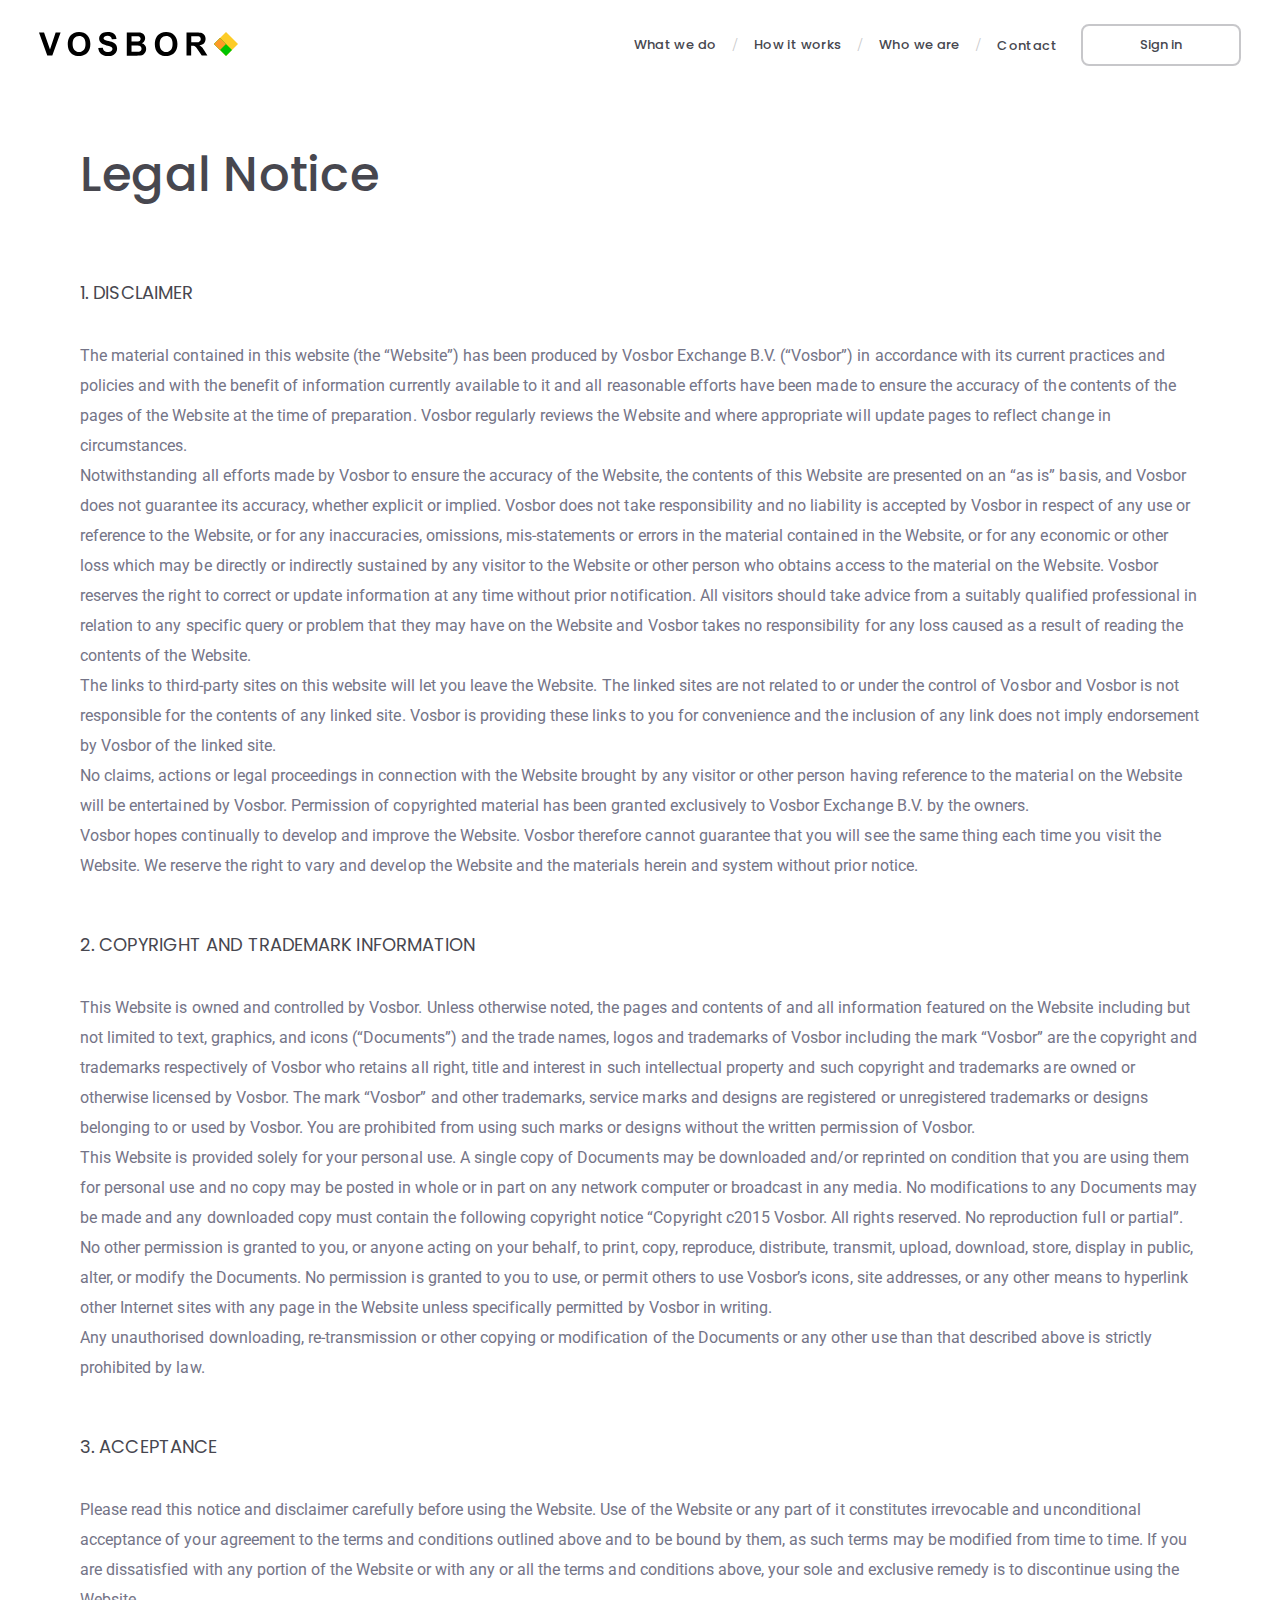
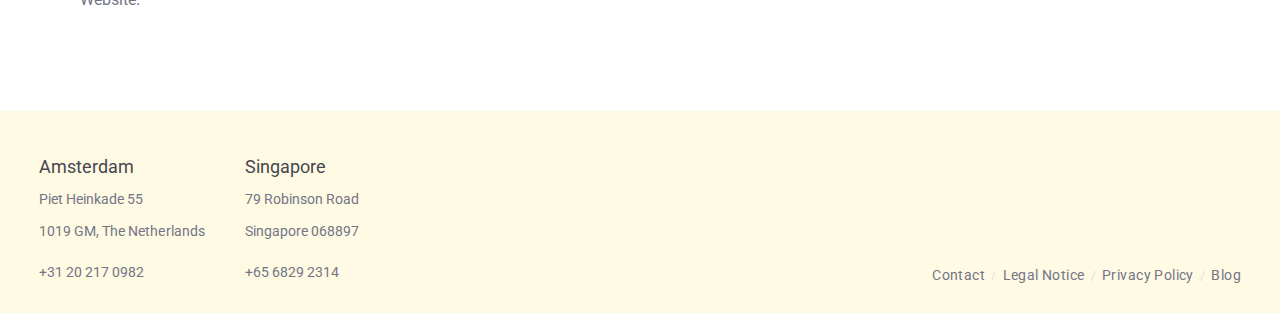
<file: legal-notice/index.html>
<!DOCTYPE html><html><head><meta charSet="utf-8"/><meta http-equiv="x-ua-compatible" content="ie=edge"/><meta name="viewport" content="width=device-width, initial-scale=1, shrink-to-fit=no"/><meta name="version" content="3.0"/><meta data-react-helmet="true" charSet="utf-8"/><meta data-react-helmet="true" name="description" content=" Vosbor is a grain and oilseed trading platform. Discover how we foster transparency in global agricultural commodity markets. "/><meta data-react-helmet="true" name="keywords" content="commodity trading, commodity, blockchain, market, grain, oilseed, agriculture, agricultural commodities"/><meta data-react-helmet="true" property="og:title" content="Vosbor - The agricultural commodity trading platform"/><meta data-react-helmet="true" property="og:description" content="Vosbor is a grain and oilseed trading platform. Discover how we foster transparency in global agricultural commodity markets."/><meta data-react-helmet="true" property="og:type" content="website"/><meta data-react-helmet="true" property="og:url" content="https://www.vosbor.com/"/><meta data-react-helmet="true" name="robots" content="index, follow"/><style data-href="/styles.9399bb70e638437be671.css" data-identity="gatsby-global-css">a,abbr,acronym,address,applet,article,aside,audio,b,big,blockquote,body,canvas,caption,center,cite,code,dd,del,details,dfn,div,dl,dt,em,embed,fieldset,figcaption,figure,footer,form,h1,h2,h3,h4,h5,h6,header,hgroup,html,i,iframe,img,ins,kbd,label,legend,li,mark,menu,nav,object,ol,output,p,pre,q,ruby,s,samp,section,small,span,strike,strong,sub,summary,sup,table,tbody,td,tfoot,th,thead,time,tr,tt,u,ul,var,video{-webkit-margin-before:0;-webkit-margin-after:0;border:0;font-size:100%;font:inherit;margin:0;margin-block-end:0;margin-block-start:0;padding:0;vertical-align:baseline}article,aside,details,figcaption,figure,footer,header,hgroup,menu,nav,section{display:block}body{line-height:1}ol,ul{list-style:none}blockquote,q{quotes:none}blockquote:after,blockquote:before,q:after,q:before{content:"";content:none}table{border-collapse:collapse;border-spacing:0}*{-webkit-font-smoothing:antialiased;-moz-osx-font-smoothing:grayscale}body,html{-webkit-tap-highlight-color:rgba(0,0,0,0);border:0;font-family:Roboto;margin:0;padding:0;scroll-behavior:smooth;-webkit-user-select:none;user-select:none}@media(max-width:975px){.mobile-hidden{display:none!important}}@media(min-width:768px){.mobile-visible{display:none!important}}@media(max-width:1365px){.tablet-hidden{display:none!important}}@media(min-width:1366px){.tablet-visible{display:none!important}}.even-section{background:#fefae3}a{color:#747487}@-webkit-keyframes rotating{0%{-webkit-transform:rotate(0deg);transform:rotate(0deg)}to{-webkit-transform:rotate(1turn);transform:rotate(1turn)}}@keyframes rotating{0%{-webkit-transform:rotate(0deg);transform:rotate(0deg)}to{-webkit-transform:rotate(1turn);transform:rotate(1turn)}}</style><style>.gatsby-image-wrapper{position:relative;overflow:hidden}.gatsby-image-wrapper picture.object-fit-polyfill{position:static!important}.gatsby-image-wrapper img{bottom:0;height:100%;left:0;margin:0;max-width:none;padding:0;position:absolute;right:0;top:0;width:100%;object-fit:cover}.gatsby-image-wrapper [data-main-image]{opacity:0;transform:translateZ(0);transition:opacity .25s linear;will-change:opacity}.gatsby-image-wrapper-constrained{display:inline-block;vertical-align:top}</style><noscript><style>.gatsby-image-wrapper noscript [data-main-image]{opacity:1!important}.gatsby-image-wrapper [data-placeholder-image]{opacity:0!important}</style></noscript><script type="module">const e="undefined"!=typeof HTMLImageElement&&"loading"in HTMLImageElement.prototype;e&&document.body.addEventListener("load",(function(e){const t=e.target;if(void 0===t.dataset.mainImage)return;if(void 0===t.dataset.gatsbyImageSsr)return;let a=null,n=t;for(;null===a&&n;)void 0!==n.parentNode.dataset.gatsbyImageWrapper&&(a=n.parentNode),n=n.parentNode;const o=a.querySelector("[data-placeholder-image]"),r=new Image;r.src=t.currentSrc,r.decode().catch((()=>{})).then((()=>{t.style.opacity=1,o&&(o.style.opacity=0,o.style.transition="opacity 500ms linear")}))}),!0);</script><style data-styled="" data-styled-version="5.3.11">.kyTcuj{padding:30px 35px 25px;display:-webkit-box;display:-webkit-flex;display:-ms-flexbox;display:flex;-webkit-align-items:center;-webkit-box-align:center;-ms-flex-align:center;align-items:center;-webkit-flex-direction:column;-ms-flex-direction:column;flex-direction:column;gap:42px;}/*!sc*/
@media (min-width:768px){.kyTcuj{padding:40px 39px 25px;-webkit-flex-direction:row;-ms-flex-direction:row;flex-direction:row;-webkit-align-items:flex-end;-webkit-box-align:flex-end;-ms-flex-align:flex-end;align-items:flex-end;-webkit-box-pack:justify;-webkit-justify-content:space-between;-ms-flex-pack:justify;justify-content:space-between;}}/*!sc*/
@media (min-width:1366px){.kyTcuj{padding:40px 80px 25px;}}/*!sc*/
@media (min-width:1919px){.kyTcuj{padding:50px 100px 25px;}}/*!sc*/
data-styled.g1[id="footer__FooterContainer-sc-164g705-0"]{content:"kyTcuj,"}/*!sc*/
.sQmCu{display:-webkit-box;display:-webkit-flex;display:-ms-flexbox;display:flex;-webkit-align-items:stretch;-webkit-box-align:stretch;-ms-flex-align:stretch;align-items:stretch;gap:40px;}/*!sc*/
data-styled.g3[id="footer__AddressList-sc-164g705-2"]{content:"sQmCu,"}/*!sc*/
.ldNqOC{display:-webkit-box;display:-webkit-flex;display:-ms-flexbox;display:flex;-webkit-flex-direction:column;-ms-flex-direction:column;flex-direction:column;}/*!sc*/
data-styled.g4[id="footer__Address-sc-164g705-3"]{content:"ldNqOC,"}/*!sc*/
.inCbHJ{font-family:Roboto;font-style:normal;font-weight:normal;line-height:32px;-webkit-letter-spacing:0.002em;-moz-letter-spacing:0.002em;-ms-letter-spacing:0.002em;letter-spacing:0.002em;color:#47474f;font-size:16px;}/*!sc*/
@media (min-width:768px){.inCbHJ{font-size:18px;}}/*!sc*/
@media (min-width:1919px){.inCbHJ{font-size:24px;}}/*!sc*/
data-styled.g5[id="footer__AddressTitle-sc-164g705-4"]{content:"inCbHJ,"}/*!sc*/
.crRXfP{font-family:"Roboto";font-style:normal;font-weight:normal;line-height:32px;-webkit-letter-spacing:0.002em;-moz-letter-spacing:0.002em;-ms-letter-spacing:0.002em;letter-spacing:0.002em;color:#747487;font-size:14px;}/*!sc*/
@media (min-width:1366px){.crRXfP{font-size:16px;}}/*!sc*/
data-styled.g6[id="footer__AddressLine-sc-164g705-5"]{content:"crRXfP,"}/*!sc*/
.ZUcql{font-family:Roboto;font-style:normal;font-weight:normal;line-height:32px;-webkit-letter-spacing:0.002em;-moz-letter-spacing:0.002em;-ms-letter-spacing:0.002em;letter-spacing:0.002em;margin-top:9px;-webkit-text-decoration:none;text-decoration:none;color:#747487;font-size:14px;}/*!sc*/
@media (min-width:1366px){.ZUcql{font-size:16px;}}/*!sc*/
data-styled.g7[id="footer__Phone-sc-164g705-6"]{content:"ZUcql,"}/*!sc*/
.cLNOXf{font-family:Roboto;font-style:normal;font-weight:400;font-size:12px;line-height:20px;-webkit-letter-spacing:0.03em;-moz-letter-spacing:0.03em;-ms-letter-spacing:0.03em;letter-spacing:0.03em;color:#747487;-webkit-text-decoration:none;text-decoration:none;}/*!sc*/
.cLNOXf:not(:last-child)::after{content:"/";color:#c8c8ca;display:inline-block;vertical-align:middle;opacity:0.5;padding:0 6px;font-size:12px;line-height:20px;}/*!sc*/
@media (min-width:1366px){.cLNOXf:not(:last-child)::after{padding:0 8px;}}/*!sc*/
@media (min-width:1366px){.cLNOXf:not(:last-child)::after{padding:0 18px;font-size:14px;line-height:26px;}}/*!sc*/
@media (min-width:1919px){.cLNOXf:not(:last-child)::after{font-size:16px;line-height:28px;}}/*!sc*/
@media (min-width:768px){.cLNOXf{font-size:14px;line-height:26px;}}/*!sc*/
@media (min-width:1919px){.cLNOXf{font-size:16px;line-height:28px;}}/*!sc*/
data-styled.g8[id="footer__FooterLink-sc-164g705-7"]{content:"cLNOXf,"}/*!sc*/
.bnePAx{font-family:"Poppins";font-style:normal;font-weight:500;font-size:32px;line-height:124%;-webkit-letter-spacing:0.005em;-moz-letter-spacing:0.005em;-ms-letter-spacing:0.005em;letter-spacing:0.005em;color:#47474f;padding-bottom:24px;}/*!sc*/
@media (min-width:768px){.bnePAx{font-size:48px;}}/*!sc*/
@media (min-width:1919px){.bnePAx{font-size:64px;}}/*!sc*/
data-styled.g11[id="form-sections__FormTitle-sc-17qgm9q-1"]{content:"bnePAx,"}/*!sc*/
.jJIAZy{font-family:"Poppins";font-style:normal;font-size:18px;line-height:32px;-webkit-letter-spacing:0.005em;-moz-letter-spacing:0.005em;-ms-letter-spacing:0.005em;letter-spacing:0.005em;color:#47474f;margin-top:40px;margin-bottom:8px;}/*!sc*/
@media (min-width:768px){.jJIAZy{margin-top:24px;}}/*!sc*/
@media (min-width:1919px){.jJIAZy{margin-top:40px;font-size:21px;}}/*!sc*/
data-styled.g12[id="form-sections__FormSectionTitle-sc-17qgm9q-2"]{content:"jJIAZy,"}/*!sc*/
.MTjij{font-family:"Roboto";font-style:normal;font-weight:normal;font-size:14px;line-height:28px;-webkit-letter-spacing:0.002em;-moz-letter-spacing:0.002em;-ms-letter-spacing:0.002em;letter-spacing:0.002em;color:#747487;}/*!sc*/
@media (min-width:768px){.MTjij{font-size:16px;line-height:30px;}}/*!sc*/
@media (min-width:1919px){.MTjij{font-size:18px;line-height:36px;}}/*!sc*/
data-styled.g13[id="form-sections__FormText-sc-17qgm9q-3"]{content:"MTjij,"}/*!sc*/
.jILaPc{width:160px;box-sizing:border-box;-webkit-text-decoration:none;text-decoration:none;display:inline-block;text-align:center;white-space:nowrap;padding:0;border-width:2px;border-style:solid;border-radius:8px;font-family:"Poppins";font-weight:500;font-size:13px;height:42px;line-height:38px;}/*!sc*/
@media (min-width:1366px){.jILaPc{font-size:15px;height:44px;line-height:40px;}}/*!sc*/
@media (min-width:1919px){.jILaPc{font-size:18px;height:48px;line-height:44px;}}/*!sc*/
data-styled.g18[id="ButtonLink__BaseButtonLink-sc-1ebrgby-0"]{content:"jILaPc,"}/*!sc*/
.hhJYSo{z-index:1;padding:24px;display:-webkit-box;display:-webkit-flex;display:-ms-flexbox;display:flex;-webkit-box-pack:justify;-webkit-justify-content:space-between;-ms-flex-pack:justify;justify-content:space-between;-webkit-align-items:center;-webkit-box-align:center;-ms-flex-align:center;align-items:center;position:absolute;top:0;right:0;left:0;}/*!sc*/
.hhJYSo .links{display:-webkit-box;display:-webkit-flex;display:-ms-flexbox;display:flex;-webkit-align-items:center;-webkit-box-align:center;-ms-flex-align:center;align-items:center;-webkit-flex-wrap:wrap;-ms-flex-wrap:wrap;flex-wrap:wrap;-webkit-box-pack:end;-webkit-justify-content:flex-end;-ms-flex-pack:end;justify-content:flex-end;}/*!sc*/
@media (min-width:768px){.hhJYSo{padding:24px 39px;}}/*!sc*/
@media (min-width:1366px){.hhJYSo{padding:24px 40px;}}/*!sc*/
@media (min-width:1919px){.hhJYSo{padding:24px 68px;}}/*!sc*/
data-styled.g20[id="header__Header-sc-vh8ctx-0"]{content:"hhJYSo,"}/*!sc*/
.fjgqjF{font-family:"Poppins";font-style:normal;font-weight:500;font-size:14px;line-height:21px;-webkit-letter-spacing:0.03em;-moz-letter-spacing:0.03em;-ms-letter-spacing:0.03em;letter-spacing:0.03em;color:#47474F;-webkit-text-decoration:none;text-decoration:none;-webkit-transition-property:color;transition-property:color;-webkit-transition-duration:0.3s;transition-duration:0.3s;}/*!sc*/
.fjgqjF:hover{color:rgb(71 71 79 / 75%);}/*!sc*/
.fjgqjF.separator::after{content:"/";color:#C8C8CA;opacity:1;display:inline-block;vertical-align:middle;font-family:"Montserrat";line-height:22px;padding:0 16px;font-size:18px;}/*!sc*/
@media (min-width:1366px){.fjgqjF.separator::after{font-size:24px;padding:0 24px;}}/*!sc*/
.fjgqjF.separator::after:hover{opacity:1;}/*!sc*/
@media (min-width:768px){.fjgqjF{font-size:13px;}}/*!sc*/
@media (min-width:1366px){.fjgqjF{font-size:15px;}}/*!sc*/
@media (min-width:1919px){.fjgqjF{font-size:18px;}}/*!sc*/
data-styled.g21[id="header__HeaderLink-sc-vh8ctx-1"]{content:"fjgqjF,"}/*!sc*/
.ckjntT{border-color:rgba(255,255,255,0.33);margin-left:24px;color:#47474F;border-color:rgba(71,71,79,0.3);}/*!sc*/
@media (min-width:1366px){.ckjntT{margin-left:50px;}}/*!sc*/
.ckjntT:hover,.ckjntT:active{background:linear-gradient(270deg,#373cd9 2.12%,#243afa 97.88%);border-color:transparent;color:#ffffff;}/*!sc*/
data-styled.g22[id="header__ButtonLink-sc-vh8ctx-2"]{content:"ckjntT,"}/*!sc*/
.cBjqeM{display:-webkit-box;display:-webkit-flex;display:-ms-flexbox;display:flex;-webkit-flex-direction:column;-ms-flex-direction:column;flex-direction:column;padding:100px 24px 40px;min-height:calc(100vh - 212px);box-sizing:border-box;gap:24px;}/*!sc*/
@media (min-width:768px){.cBjqeM{padding:145px 80px 96px;}}/*!sc*/
@media (min-width:1919px){.cBjqeM{padding:217px 245px 121px;}}/*!sc*/
data-styled.g51[id="MainContainer-sc-dpofth-0"]{content:"cBjqeM,"}/*!sc*/
</style><link rel="sitemap" type="application/xml" href="/sitemap/sitemap-index.xml"/><title data-react-helmet="true">Vosbor - The agricultural commodity trading platform</title><link data-react-helmet="true" rel="canonical" href="https://www.vosbor.com/"/><link href="https://fonts.googleapis.com/css?family=Poppins:100,200,300,400,500,600|Roboto:100,200,300,400,500,600|IBM+Plex+Mono:100,200,300,400,500,600&amp;display=swap" rel="stylesheet"/><link rel="icon" href="/favicon-32x32.png?v=21c7173ac2f4953a804b70d35e9499ad" type="image/png"/><link rel="manifest" href="/manifest.webmanifest" crossorigin="anonymous"/><link rel="apple-touch-icon" sizes="48x48" href="/icons/icon-48x48.png?v=21c7173ac2f4953a804b70d35e9499ad"/><link rel="apple-touch-icon" sizes="72x72" href="/icons/icon-72x72.png?v=21c7173ac2f4953a804b70d35e9499ad"/><link rel="apple-touch-icon" sizes="96x96" href="/icons/icon-96x96.png?v=21c7173ac2f4953a804b70d35e9499ad"/><link rel="apple-touch-icon" sizes="144x144" href="/icons/icon-144x144.png?v=21c7173ac2f4953a804b70d35e9499ad"/><link rel="apple-touch-icon" sizes="192x192" href="/icons/icon-192x192.png?v=21c7173ac2f4953a804b70d35e9499ad"/><link rel="apple-touch-icon" sizes="256x256" href="/icons/icon-256x256.png?v=21c7173ac2f4953a804b70d35e9499ad"/><link rel="apple-touch-icon" sizes="384x384" href="/icons/icon-384x384.png?v=21c7173ac2f4953a804b70d35e9499ad"/><link rel="apple-touch-icon" sizes="512x512" href="/icons/icon-512x512.png?v=21c7173ac2f4953a804b70d35e9499ad"/><link rel="alternate" type="application/rss+xml" title="Vosbor Blog" href="/rss.xml"/></head><body><noscript><iframe src="https://www.googletagmanager.com/ns.html?id=GTM-PGRDJVG" height="0" width="0" style="display:none;visibility:hidden"></iframe></noscript><div id="___gatsby"><div style="outline:none" tabindex="-1" id="gatsby-focus-wrapper"><main><header class="header__Header-sc-vh8ctx-0 hhJYSo"><a href="/"><svg width="200" height="24" viewBox="0 0 200 24" fill="none"><g clip-path="url(#clip0_995_800)"><path d="M16.648 0.403381L10.9978 17.5462L5.04486 0.403381H0L8.27357 23.5967H13.3184L21.592 0.403381H16.648Z" fill="black"></path><path d="M28.7556 12.2017C28.7556 9.88235 29.1592 7.86555 29.8655 6.2521C30.37 5.04202 31.0763 3.93277 31.9843 3.02521C32.8924 2.11765 33.9014 1.41176 35.0112 0.907563C36.4238 0.302521 38.1391 0 40.0561 0C43.4866 0 46.2108 1.10924 48.2288 3.22689C50.2467 5.34454 51.3566 8.26891 51.3566 12.1008C51.3566 15.8319 50.3476 18.7563 48.3297 20.874C46.3117 22.9916 43.5875 24.1008 40.157 24.1008C36.7265 24.1008 34.0023 23.0924 31.8834 20.9748C29.7646 18.7563 28.7556 15.8319 28.7556 12.2017ZM33.5987 12C33.5987 14.6219 34.2041 16.6387 35.4148 17.9496C36.6256 19.2605 38.1391 19.9664 40.0561 19.9664C41.9732 19.9664 43.4866 19.2605 44.6974 17.9496C45.9081 16.6387 46.5135 14.6219 46.5135 11.8992C46.5135 9.27731 45.9081 7.26051 44.7983 5.94958C43.4866 4.63866 41.9732 4.03361 40.0561 4.03361C38.1391 4.03361 36.5247 4.7395 35.4148 6.05042C34.2041 7.36135 33.5987 9.27731 33.5987 12Z" fill="black"></path><path d="M59.2268 16.0336L63.7672 15.6303C64.0699 17.1429 64.5744 18.2521 65.4824 18.958C66.2896 19.6639 67.5004 20.0672 68.9129 20.0672C70.4264 20.0672 71.5363 19.7647 72.3434 19.0588C73.1506 18.4538 73.4533 17.6471 73.4533 16.8403C73.4533 16.3361 73.2515 15.8319 72.9488 15.4286C72.6461 15.0252 72.0408 14.7227 71.2336 14.4202C70.7291 14.2185 69.4174 13.916 67.5004 13.4118C64.9779 12.8067 63.2627 12 62.2537 11.0924C60.8412 9.78151 60.1349 8.26891 60.1349 6.45378C60.1349 5.2437 60.4376 4.13445 61.1439 3.12605C61.8501 2.11765 62.7582 1.31092 64.0699 0.806723C65.2806 0.302521 66.7941 0 68.6102 0C71.5363 0 73.756 0.605042 75.1686 1.91597C76.682 3.22689 77.3883 4.94118 77.4892 7.05882L72.8479 7.2605C72.6461 6.05042 72.2425 5.2437 71.5363 4.63866C70.83 4.13445 69.9219 3.83193 68.6102 3.83193C67.2986 3.83193 66.1887 4.13445 65.3815 4.63866C64.8771 5.04202 64.5744 5.54622 64.5744 6.15126C64.5744 6.65546 64.7762 7.15966 65.2806 7.56303C65.886 8.06723 67.2986 8.57143 69.6192 9.07563C71.9399 9.57983 73.5542 10.1849 74.6641 10.7899C75.774 11.395 76.5811 12.2017 77.1865 13.1092C77.7919 14.1176 78.0946 15.3277 78.0946 16.8403C78.0946 18.1513 77.691 19.4622 76.9847 20.5714C76.2784 21.7815 75.1686 22.5882 73.8569 23.1933C72.5452 23.7983 70.83 24 68.812 24C65.886 24 63.6663 23.2941 62.0519 21.9832C60.5385 20.6723 59.5295 18.6555 59.2268 16.0336Z" fill="black"></path><path d="M87.7805 0.403381H97.0631C98.8792 0.403381 100.292 0.504222 101.2 0.605062C102.108 0.806743 102.915 1.10926 103.621 1.61347C104.328 2.11767 104.933 2.72271 105.438 3.52943C105.942 4.33615 106.144 5.24372 106.144 6.25212C106.144 7.36136 105.841 8.36977 105.236 9.27733C104.63 10.1849 103.823 10.8908 102.814 11.2941C104.227 11.6975 105.337 12.4034 106.043 13.4118C106.85 14.4202 107.153 15.5294 107.153 16.9412C107.153 17.9496 106.951 19.0588 106.447 20.0672C105.942 21.0756 105.236 21.8824 104.429 22.4874C103.621 23.0925 102.512 23.4958 101.301 23.5967C100.494 23.6975 98.6774 23.6975 95.6505 23.7983H87.7805V0.403381ZM92.5227 4.23531V9.57985H95.5496C97.3658 9.57985 98.4756 9.57985 98.9801 9.47901C99.7873 9.37817 100.393 9.07565 100.897 8.67229C101.402 8.16809 101.603 7.56305 101.603 6.85716C101.603 6.15128 101.402 5.54624 100.998 5.14288C100.594 4.73952 99.9891 4.43699 99.1819 4.33615C98.6774 4.23531 97.3658 4.23531 95.146 4.23531H92.5227ZM92.5227 13.5126V19.7647H96.8613C98.5765 19.7647 99.5855 19.7647 100.09 19.6639C100.796 19.563 101.402 19.2605 101.805 18.7563C102.209 18.2521 102.512 17.6471 102.512 16.7395C102.512 16.0336 102.31 15.4286 102.007 14.9244C101.704 14.4202 101.2 14.1177 100.494 13.8151C99.8882 13.6135 98.4756 13.5126 96.3568 13.5126H92.5227Z" fill="black"></path><path d="M115.83 12.2017C115.83 9.88235 116.234 7.86555 116.94 6.2521C117.444 5.04202 118.151 4.03361 119.059 3.02521C119.967 2.11765 120.976 1.41176 122.086 0.907563C123.498 0.302521 125.214 0 127.131 0C130.561 0 133.285 1.10924 135.303 3.22689C137.321 5.34454 138.431 8.26891 138.431 12.1008C138.431 15.8319 137.422 18.7563 135.404 20.874C133.386 22.9916 130.662 24.1008 127.231 24.1008C123.801 24.1008 121.077 23.0924 118.958 20.9748C116.839 18.7563 115.83 15.8319 115.83 12.2017ZM120.673 12C120.673 14.6219 121.279 16.6387 122.489 17.9496C123.7 19.2605 125.214 19.9664 127.131 19.9664C129.048 19.9664 130.561 19.2605 131.772 17.9496C132.983 16.6387 133.588 14.6219 133.588 11.8992C133.588 9.27731 132.983 7.26051 131.873 5.94958C130.561 4.63866 129.048 4.03361 127.131 4.03361C125.214 4.03361 123.599 4.7395 122.489 6.05042C121.279 7.36135 120.673 9.27731 120.673 12Z" fill="black"></path><path d="M147.512 23.5967V0.403381H157.4C159.922 0.403381 161.637 0.605062 162.848 1.00842C163.958 1.41178 164.866 2.21851 165.572 3.22691C166.279 4.33615 166.581 5.54624 166.581 6.85716C166.581 8.57145 166.077 10.0841 165.068 11.1933C164.059 12.3025 162.545 13.0084 160.427 13.3109C161.436 13.916 162.243 14.521 162.949 15.2269C163.655 15.9328 164.462 17.1429 165.572 18.958L168.397 23.4958H162.747L159.317 18.4538C158.106 16.6387 157.299 15.5294 156.794 15.0252C156.391 14.521 155.886 14.2185 155.382 14.0168C154.877 13.8151 154.07 13.7143 153.061 13.7143H152.153V23.395H147.512V23.5967ZM152.254 10.1849H155.684C157.904 10.1849 159.317 10.0841 159.922 9.88237C160.527 9.68069 160.931 9.37817 161.234 8.87397C161.536 8.36977 161.738 7.86557 161.738 7.15968C161.738 6.35296 161.536 5.74792 161.133 5.24372C160.729 4.73952 160.124 4.437 159.317 4.33615C158.913 4.23531 157.803 4.23531 155.886 4.23531H152.254V10.1849Z" fill="black"></path><path d="M187 0L199 12L187 24L175 12L187 0Z" fill="#FDCC27"></path><path d="M181 5.99971L193 17.9997L187 23.9997L175 11.9997L181 5.99971Z" fill="#00C400"></path><path d="M181 5.99971L187 11.9997L181 17.9997L175 11.9997L181 5.99971Z" fill="#FD9A27"></path></g><defs><clipPath id="clip0_995_800"><rect width="200" height="24" fill="white"></rect></clipPath></defs></svg></a><div class="links"><a id="what_we_do" href="/#whatwedo" class="header__HeaderLink-sc-vh8ctx-1 fjgqjF separator mobile-hidden">What we do</a><a id="how_it_works" href="/#howitworks" class="header__HeaderLink-sc-vh8ctx-1 fjgqjF separator mobile-hidden">How it works</a><a id="who_we_are" href="/#whoweare" class="header__HeaderLink-sc-vh8ctx-1 fjgqjF separator mobile-hidden">Who we are</a><a id="contact" href="/contact" class="header__HeaderLink-sc-vh8ctx-1 fjgqjF">Contact</a><a id="login_button" href="https://exchange.vosbor.com/" class="ButtonLink__BaseButtonLink-sc-1ebrgby-0 header__ButtonLink-sc-vh8ctx-2 jILaPc ckjntT mobile-hidden">Sign in</a></div></header><section class="MainContainer-sc-dpofth-0 cBjqeM"><h1 class="form-sections__FormTitle-sc-17qgm9q-1 bnePAx">Legal Notice</h1><h3 class="form-sections__FormSectionTitle-sc-17qgm9q-2 jJIAZy">1. DISCLAIMER</h3><div class="form-sections__FormText-sc-17qgm9q-3 MTjij"><p>The material contained in this website (the “Website”) has been produced by Vosbor Exchange B.V. (“Vosbor”) in accordance with its current practices and policies and with the benefit of information currently available to it and all reasonable efforts have been made to ensure the accuracy of the contents of the pages of the Website at the time of preparation. Vosbor regularly reviews the Website and where appropriate will update pages to reflect change in circumstances.</p><p>Notwithstanding all efforts made by Vosbor to ensure the accuracy of the Website, the contents of this Website are presented on an “as is” basis, and Vosbor does not guarantee its accuracy, whether explicit or implied. Vosbor does not take responsibility and no liability is accepted by Vosbor in respect of any use or reference to the Website, or for any inaccuracies, omissions, mis-statements or errors in the material contained in the Website, or for any economic or other loss which may be directly or indirectly sustained by any visitor to the Website or other person who obtains access to the material on the Website. Vosbor reserves the right to correct or update information at any time without prior notification. All visitors should take advice from a suitably qualified professional in relation to any specific query or problem that they may have on the Website and Vosbor takes no responsibility for any loss caused as a result of reading the contents of the Website.</p><p>The links to third-party sites on this website will let you leave the Website. The linked sites are not related to or under the control of Vosbor and Vosbor is not responsible for the contents of any linked site. Vosbor is providing these links to you for convenience and the inclusion of any link does not imply endorsement by Vosbor of the linked site.</p><p>No claims, actions or legal proceedings in connection with the Website brought by any visitor or other person having reference to the material on the Website will be entertained by Vosbor. Permission of copyrighted material has been granted exclusively to Vosbor Exchange B.V. by the owners.</p><p>Vosbor hopes continually to develop and improve the Website. Vosbor therefore cannot guarantee that you will see the same thing each time you visit the Website. We reserve the right to vary and develop the Website and the materials herein and system without prior notice.</p></div><h3 class="form-sections__FormSectionTitle-sc-17qgm9q-2 jJIAZy">2. COPYRIGHT AND TRADEMARK INFORMATION</h3><div class="form-sections__FormText-sc-17qgm9q-3 MTjij"><p>This Website is owned and controlled by Vosbor. Unless otherwise noted, the pages and contents of and all information featured on the Website including but not limited to text, graphics, and icons (“Documents”) and the trade names, logos and trademarks of Vosbor including the mark “Vosbor” are the copyright and trademarks respectively of Vosbor who retains all right, title and interest in such intellectual property and such copyright and trademarks are owned or otherwise licensed by Vosbor. The mark “Vosbor” and other trademarks, service marks and designs are registered or unregistered trademarks or designs belonging to or used by Vosbor. You are prohibited from using such marks or designs without the written permission of Vosbor.</p><p>This Website is provided solely for your personal use. A single copy of Documents may be downloaded and/or reprinted on condition that you are using them for personal use and no copy may be posted in whole or in part on any network computer or broadcast in any media. No modifications to any Documents may be made and any downloaded copy must contain the following copyright notice “Copyright c2015 Vosbor. All rights reserved. No reproduction full or partial”.</p><p>No other permission is granted to you, or anyone acting on your behalf, to print, copy, reproduce, distribute, transmit, upload, download, store, display in public, alter, or modify the Documents. No permission is granted to you to use, or permit others to use Vosbor’s icons, site addresses, or any other means to hyperlink other Internet sites with any page in the Website unless specifically permitted by Vosbor in writing.</p><p>Any unauthorised downloading, re-transmission or other copying or modification of the Documents or any other use than that described above is strictly prohibited by law.</p></div><h3 class="form-sections__FormSectionTitle-sc-17qgm9q-2 jJIAZy">3. ACCEPTANCE</h3><div class="form-sections__FormText-sc-17qgm9q-3 MTjij"><p>Please read this notice and disclaimer carefully before using the Website. Use of the Website or any part of it constitutes irrevocable and unconditional acceptance of your agreement to the terms and conditions outlined above and to be bound by them, as such terms may be modified from time to time. If you are dissatisfied with any portion of the Website or with any or all the terms and conditions above, your sole and exclusive remedy is to discontinue using the Website.</p></div></section><footer class="footer__FooterContainer-sc-164g705-0 kyTcuj even-section"><div class="footer__AddressWrapper-sc-164g705-1 tgQgX"><div class="footer__AddressList-sc-164g705-2 sQmCu"><address class="footer__Address-sc-164g705-3 ldNqOC"><h4 class="footer__AddressTitle-sc-164g705-4 inCbHJ">Amsterdam</h4><span class="footer__AddressLine-sc-164g705-5 crRXfP">Piet Heinkade 55</span><span class="footer__AddressLine-sc-164g705-5 crRXfP">1019 GM, The Netherlands</span><a class="footer__Phone-sc-164g705-6 ZUcql">+31 20 217 0982</a></address><address class="footer__Address-sc-164g705-3 ldNqOC"><h4 class="footer__AddressTitle-sc-164g705-4 inCbHJ">Singapore</h4><span class="footer__AddressLine-sc-164g705-5 crRXfP">79 Robinson Road</span><span class="footer__AddressLine-sc-164g705-5 crRXfP">Singapore 068897</span><a class="footer__Phone-sc-164g705-6 ZUcql">+65 6829 2314</a></address></div></div><div class="links"><a href="/contact" class="footer__FooterLink-sc-164g705-7 cLNOXf">Contact</a><a href="/legal-notice" class="footer__FooterLink-sc-164g705-7 cLNOXf">Legal Notice</a><a href="/privacy-policy#" class="footer__FooterLink-sc-164g705-7 cLNOXf">Privacy Policy</a><a href="/blog" class="footer__FooterLink-sc-164g705-7 cLNOXf">Blog</a></div><a class="tablet-hidden" style="min-width:360px;text-align:right" href="/"><svg width="200" height="24" viewBox="0 0 200 24" fill="none"><g clip-path="url(#clip0_995_800)"><path d="M16.648 0.403381L10.9978 17.5462L5.04486 0.403381H0L8.27357 23.5967H13.3184L21.592 0.403381H16.648Z" fill="black"></path><path d="M28.7556 12.2017C28.7556 9.88235 29.1592 7.86555 29.8655 6.2521C30.37 5.04202 31.0763 3.93277 31.9843 3.02521C32.8924 2.11765 33.9014 1.41176 35.0112 0.907563C36.4238 0.302521 38.1391 0 40.0561 0C43.4866 0 46.2108 1.10924 48.2288 3.22689C50.2467 5.34454 51.3566 8.26891 51.3566 12.1008C51.3566 15.8319 50.3476 18.7563 48.3297 20.874C46.3117 22.9916 43.5875 24.1008 40.157 24.1008C36.7265 24.1008 34.0023 23.0924 31.8834 20.9748C29.7646 18.7563 28.7556 15.8319 28.7556 12.2017ZM33.5987 12C33.5987 14.6219 34.2041 16.6387 35.4148 17.9496C36.6256 19.2605 38.1391 19.9664 40.0561 19.9664C41.9732 19.9664 43.4866 19.2605 44.6974 17.9496C45.9081 16.6387 46.5135 14.6219 46.5135 11.8992C46.5135 9.27731 45.9081 7.26051 44.7983 5.94958C43.4866 4.63866 41.9732 4.03361 40.0561 4.03361C38.1391 4.03361 36.5247 4.7395 35.4148 6.05042C34.2041 7.36135 33.5987 9.27731 33.5987 12Z" fill="black"></path><path d="M59.2268 16.0336L63.7672 15.6303C64.0699 17.1429 64.5744 18.2521 65.4824 18.958C66.2896 19.6639 67.5004 20.0672 68.9129 20.0672C70.4264 20.0672 71.5363 19.7647 72.3434 19.0588C73.1506 18.4538 73.4533 17.6471 73.4533 16.8403C73.4533 16.3361 73.2515 15.8319 72.9488 15.4286C72.6461 15.0252 72.0408 14.7227 71.2336 14.4202C70.7291 14.2185 69.4174 13.916 67.5004 13.4118C64.9779 12.8067 63.2627 12 62.2537 11.0924C60.8412 9.78151 60.1349 8.26891 60.1349 6.45378C60.1349 5.2437 60.4376 4.13445 61.1439 3.12605C61.8501 2.11765 62.7582 1.31092 64.0699 0.806723C65.2806 0.302521 66.7941 0 68.6102 0C71.5363 0 73.756 0.605042 75.1686 1.91597C76.682 3.22689 77.3883 4.94118 77.4892 7.05882L72.8479 7.2605C72.6461 6.05042 72.2425 5.2437 71.5363 4.63866C70.83 4.13445 69.9219 3.83193 68.6102 3.83193C67.2986 3.83193 66.1887 4.13445 65.3815 4.63866C64.8771 5.04202 64.5744 5.54622 64.5744 6.15126C64.5744 6.65546 64.7762 7.15966 65.2806 7.56303C65.886 8.06723 67.2986 8.57143 69.6192 9.07563C71.9399 9.57983 73.5542 10.1849 74.6641 10.7899C75.774 11.395 76.5811 12.2017 77.1865 13.1092C77.7919 14.1176 78.0946 15.3277 78.0946 16.8403C78.0946 18.1513 77.691 19.4622 76.9847 20.5714C76.2784 21.7815 75.1686 22.5882 73.8569 23.1933C72.5452 23.7983 70.83 24 68.812 24C65.886 24 63.6663 23.2941 62.0519 21.9832C60.5385 20.6723 59.5295 18.6555 59.2268 16.0336Z" fill="black"></path><path d="M87.7805 0.403381H97.0631C98.8792 0.403381 100.292 0.504222 101.2 0.605062C102.108 0.806743 102.915 1.10926 103.621 1.61347C104.328 2.11767 104.933 2.72271 105.438 3.52943C105.942 4.33615 106.144 5.24372 106.144 6.25212C106.144 7.36136 105.841 8.36977 105.236 9.27733C104.63 10.1849 103.823 10.8908 102.814 11.2941C104.227 11.6975 105.337 12.4034 106.043 13.4118C106.85 14.4202 107.153 15.5294 107.153 16.9412C107.153 17.9496 106.951 19.0588 106.447 20.0672C105.942 21.0756 105.236 21.8824 104.429 22.4874C103.621 23.0925 102.512 23.4958 101.301 23.5967C100.494 23.6975 98.6774 23.6975 95.6505 23.7983H87.7805V0.403381ZM92.5227 4.23531V9.57985H95.5496C97.3658 9.57985 98.4756 9.57985 98.9801 9.47901C99.7873 9.37817 100.393 9.07565 100.897 8.67229C101.402 8.16809 101.603 7.56305 101.603 6.85716C101.603 6.15128 101.402 5.54624 100.998 5.14288C100.594 4.73952 99.9891 4.43699 99.1819 4.33615C98.6774 4.23531 97.3658 4.23531 95.146 4.23531H92.5227ZM92.5227 13.5126V19.7647H96.8613C98.5765 19.7647 99.5855 19.7647 100.09 19.6639C100.796 19.563 101.402 19.2605 101.805 18.7563C102.209 18.2521 102.512 17.6471 102.512 16.7395C102.512 16.0336 102.31 15.4286 102.007 14.9244C101.704 14.4202 101.2 14.1177 100.494 13.8151C99.8882 13.6135 98.4756 13.5126 96.3568 13.5126H92.5227Z" fill="black"></path><path d="M115.83 12.2017C115.83 9.88235 116.234 7.86555 116.94 6.2521C117.444 5.04202 118.151 4.03361 119.059 3.02521C119.967 2.11765 120.976 1.41176 122.086 0.907563C123.498 0.302521 125.214 0 127.131 0C130.561 0 133.285 1.10924 135.303 3.22689C137.321 5.34454 138.431 8.26891 138.431 12.1008C138.431 15.8319 137.422 18.7563 135.404 20.874C133.386 22.9916 130.662 24.1008 127.231 24.1008C123.801 24.1008 121.077 23.0924 118.958 20.9748C116.839 18.7563 115.83 15.8319 115.83 12.2017ZM120.673 12C120.673 14.6219 121.279 16.6387 122.489 17.9496C123.7 19.2605 125.214 19.9664 127.131 19.9664C129.048 19.9664 130.561 19.2605 131.772 17.9496C132.983 16.6387 133.588 14.6219 133.588 11.8992C133.588 9.27731 132.983 7.26051 131.873 5.94958C130.561 4.63866 129.048 4.03361 127.131 4.03361C125.214 4.03361 123.599 4.7395 122.489 6.05042C121.279 7.36135 120.673 9.27731 120.673 12Z" fill="black"></path><path d="M147.512 23.5967V0.403381H157.4C159.922 0.403381 161.637 0.605062 162.848 1.00842C163.958 1.41178 164.866 2.21851 165.572 3.22691C166.279 4.33615 166.581 5.54624 166.581 6.85716C166.581 8.57145 166.077 10.0841 165.068 11.1933C164.059 12.3025 162.545 13.0084 160.427 13.3109C161.436 13.916 162.243 14.521 162.949 15.2269C163.655 15.9328 164.462 17.1429 165.572 18.958L168.397 23.4958H162.747L159.317 18.4538C158.106 16.6387 157.299 15.5294 156.794 15.0252C156.391 14.521 155.886 14.2185 155.382 14.0168C154.877 13.8151 154.07 13.7143 153.061 13.7143H152.153V23.395H147.512V23.5967ZM152.254 10.1849H155.684C157.904 10.1849 159.317 10.0841 159.922 9.88237C160.527 9.68069 160.931 9.37817 161.234 8.87397C161.536 8.36977 161.738 7.86557 161.738 7.15968C161.738 6.35296 161.536 5.74792 161.133 5.24372C160.729 4.73952 160.124 4.437 159.317 4.33615C158.913 4.23531 157.803 4.23531 155.886 4.23531H152.254V10.1849Z" fill="black"></path><path d="M187 0L199 12L187 24L175 12L187 0Z" fill="#FDCC27"></path><path d="M181 5.99971L193 17.9997L187 23.9997L175 11.9997L181 5.99971Z" fill="#00C400"></path><path d="M181 5.99971L187 11.9997L181 17.9997L175 11.9997L181 5.99971Z" fill="#FD9A27"></path></g><defs><clipPath id="clip0_995_800"><rect width="200" height="24" fill="white"></rect></clipPath></defs></svg></a></footer></main></div><div id="gatsby-announcer" style="position:absolute;top:0;width:1px;height:1px;padding:0;overflow:hidden;clip:rect(0, 0, 0, 0);white-space:nowrap;border:0" aria-live="assertive" aria-atomic="true"></div></div><script id="gatsby-script-loader">/*<![CDATA[*/window.pagePath="/legal-notice/";window.___webpackCompilationHash="62ed0c50cc7746de4acc";/*]]>*/</script><script id="gatsby-chunk-mapping">/*<![CDATA[*/window.___chunkMapping={"polyfill":["/polyfill-92f23a8be4aa924185b5.js"],"app":["/app-203038dd73872341a08a.js"],"component---src-pages-404-js":["/component---src-pages-404-js-ba633d0dafaf443fea1d.js"],"component---src-pages-blog-js":["/component---src-pages-blog-js-ce6fd01cc7f77e460764.js"],"component---src-pages-careers-js":["/component---src-pages-careers-js-6899a9b1af374171c47f.js"],"component---src-pages-contact-js":["/component---src-pages-contact-js-313d9124a5abaeb2256b.js"],"component---src-pages-index-js":["/component---src-pages-index-js-e2b566750792257c0908.js"],"component---src-pages-legal-notice-js":["/component---src-pages-legal-notice-js-db040c4b46288cc8530e.js"],"component---src-pages-markdown-remark-frontmatter-slug-js":["/component---src-pages-markdown-remark-frontmatter-slug-js-53f38166e0a60260281d.js"],"component---src-pages-press-js":["/component---src-pages-press-js-9b5a5efce2fb83f60c0c.js"],"component---src-pages-privacy-policy-js":["/component---src-pages-privacy-policy-js-cc3b2c5b70965c0d1c33.js"],"component---src-pages-response-ok-js":["/component---src-pages-response-ok-js-ced0609bcd42f40780f1.js"]};/*]]>*/</script><script src="/polyfill-92f23a8be4aa924185b5.js" nomodule=""></script><script src="/app-203038dd73872341a08a.js" async=""></script><script src="/framework-ca02116a6dfddfce5eb0.js" async=""></script><script src="/webpack-runtime-3abb663009b122f462c6.js" async=""></script></body></html>
</file>
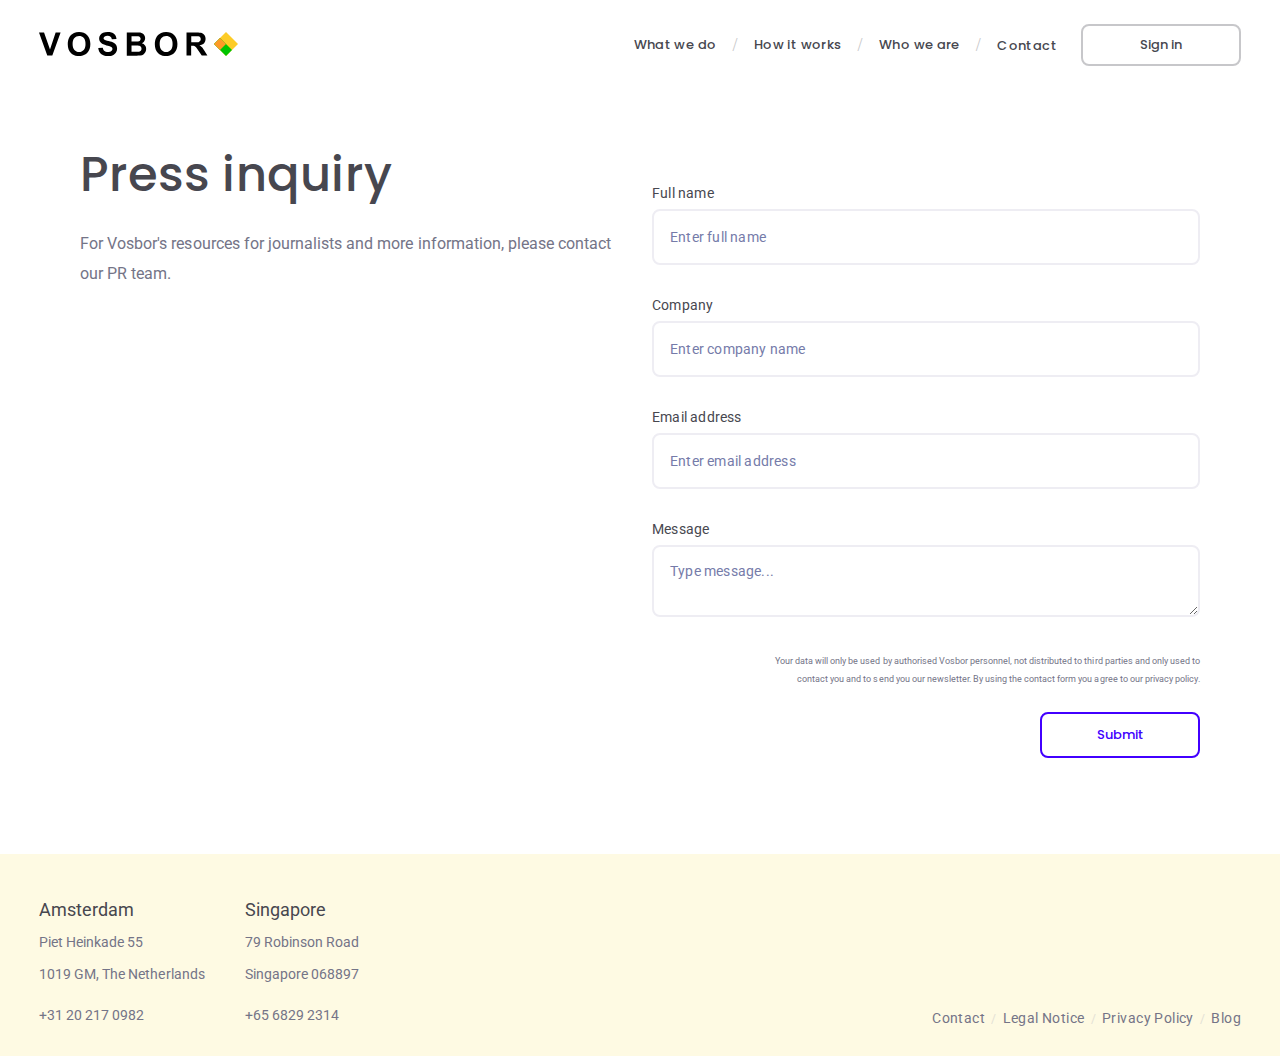
<file: press/index.html>
<!DOCTYPE html><html><head><meta charSet="utf-8"/><meta http-equiv="x-ua-compatible" content="ie=edge"/><meta name="viewport" content="width=device-width, initial-scale=1, shrink-to-fit=no"/><meta name="version" content="3.0"/><meta data-react-helmet="true" charSet="utf-8"/><meta data-react-helmet="true" name="description" content=" Vosbor is a grain and oilseed trading platform. Discover how we foster transparency in global agricultural commodity markets. "/><meta data-react-helmet="true" name="keywords" content="commodity trading, commodity, blockchain, market, grain, oilseed, agriculture, agricultural commodities"/><meta data-react-helmet="true" property="og:title" content="Vosbor - The agricultural commodity trading platform"/><meta data-react-helmet="true" property="og:description" content="Vosbor is a grain and oilseed trading platform. Discover how we foster transparency in global agricultural commodity markets."/><meta data-react-helmet="true" property="og:type" content="website"/><meta data-react-helmet="true" property="og:url" content="https://www.vosbor.com/"/><meta data-react-helmet="true" name="robots" content="index, follow"/><style data-href="/styles.9399bb70e638437be671.css" data-identity="gatsby-global-css">a,abbr,acronym,address,applet,article,aside,audio,b,big,blockquote,body,canvas,caption,center,cite,code,dd,del,details,dfn,div,dl,dt,em,embed,fieldset,figcaption,figure,footer,form,h1,h2,h3,h4,h5,h6,header,hgroup,html,i,iframe,img,ins,kbd,label,legend,li,mark,menu,nav,object,ol,output,p,pre,q,ruby,s,samp,section,small,span,strike,strong,sub,summary,sup,table,tbody,td,tfoot,th,thead,time,tr,tt,u,ul,var,video{-webkit-margin-before:0;-webkit-margin-after:0;border:0;font-size:100%;font:inherit;margin:0;margin-block-end:0;margin-block-start:0;padding:0;vertical-align:baseline}article,aside,details,figcaption,figure,footer,header,hgroup,menu,nav,section{display:block}body{line-height:1}ol,ul{list-style:none}blockquote,q{quotes:none}blockquote:after,blockquote:before,q:after,q:before{content:"";content:none}table{border-collapse:collapse;border-spacing:0}*{-webkit-font-smoothing:antialiased;-moz-osx-font-smoothing:grayscale}body,html{-webkit-tap-highlight-color:rgba(0,0,0,0);border:0;font-family:Roboto;margin:0;padding:0;scroll-behavior:smooth;-webkit-user-select:none;user-select:none}@media(max-width:975px){.mobile-hidden{display:none!important}}@media(min-width:768px){.mobile-visible{display:none!important}}@media(max-width:1365px){.tablet-hidden{display:none!important}}@media(min-width:1366px){.tablet-visible{display:none!important}}.even-section{background:#fefae3}a{color:#747487}@-webkit-keyframes rotating{0%{-webkit-transform:rotate(0deg);transform:rotate(0deg)}to{-webkit-transform:rotate(1turn);transform:rotate(1turn)}}@keyframes rotating{0%{-webkit-transform:rotate(0deg);transform:rotate(0deg)}to{-webkit-transform:rotate(1turn);transform:rotate(1turn)}}</style><style>.gatsby-image-wrapper{position:relative;overflow:hidden}.gatsby-image-wrapper picture.object-fit-polyfill{position:static!important}.gatsby-image-wrapper img{bottom:0;height:100%;left:0;margin:0;max-width:none;padding:0;position:absolute;right:0;top:0;width:100%;object-fit:cover}.gatsby-image-wrapper [data-main-image]{opacity:0;transform:translateZ(0);transition:opacity .25s linear;will-change:opacity}.gatsby-image-wrapper-constrained{display:inline-block;vertical-align:top}</style><noscript><style>.gatsby-image-wrapper noscript [data-main-image]{opacity:1!important}.gatsby-image-wrapper [data-placeholder-image]{opacity:0!important}</style></noscript><script type="module">const e="undefined"!=typeof HTMLImageElement&&"loading"in HTMLImageElement.prototype;e&&document.body.addEventListener("load",(function(e){const t=e.target;if(void 0===t.dataset.mainImage)return;if(void 0===t.dataset.gatsbyImageSsr)return;let a=null,n=t;for(;null===a&&n;)void 0!==n.parentNode.dataset.gatsbyImageWrapper&&(a=n.parentNode),n=n.parentNode;const o=a.querySelector("[data-placeholder-image]"),r=new Image;r.src=t.currentSrc,r.decode().catch((()=>{})).then((()=>{t.style.opacity=1,o&&(o.style.opacity=0,o.style.transition="opacity 500ms linear")}))}),!0);</script><style data-styled="" data-styled-version="5.3.11">.kyTcuj{padding:30px 35px 25px;display:-webkit-box;display:-webkit-flex;display:-ms-flexbox;display:flex;-webkit-align-items:center;-webkit-box-align:center;-ms-flex-align:center;align-items:center;-webkit-flex-direction:column;-ms-flex-direction:column;flex-direction:column;gap:42px;}/*!sc*/
@media (min-width:768px){.kyTcuj{padding:40px 39px 25px;-webkit-flex-direction:row;-ms-flex-direction:row;flex-direction:row;-webkit-align-items:flex-end;-webkit-box-align:flex-end;-ms-flex-align:flex-end;align-items:flex-end;-webkit-box-pack:justify;-webkit-justify-content:space-between;-ms-flex-pack:justify;justify-content:space-between;}}/*!sc*/
@media (min-width:1366px){.kyTcuj{padding:40px 80px 25px;}}/*!sc*/
@media (min-width:1919px){.kyTcuj{padding:50px 100px 25px;}}/*!sc*/
data-styled.g1[id="footer__FooterContainer-sc-164g705-0"]{content:"kyTcuj,"}/*!sc*/
.sQmCu{display:-webkit-box;display:-webkit-flex;display:-ms-flexbox;display:flex;-webkit-align-items:stretch;-webkit-box-align:stretch;-ms-flex-align:stretch;align-items:stretch;gap:40px;}/*!sc*/
data-styled.g3[id="footer__AddressList-sc-164g705-2"]{content:"sQmCu,"}/*!sc*/
.ldNqOC{display:-webkit-box;display:-webkit-flex;display:-ms-flexbox;display:flex;-webkit-flex-direction:column;-ms-flex-direction:column;flex-direction:column;}/*!sc*/
data-styled.g4[id="footer__Address-sc-164g705-3"]{content:"ldNqOC,"}/*!sc*/
.inCbHJ{font-family:Roboto;font-style:normal;font-weight:normal;line-height:32px;-webkit-letter-spacing:0.002em;-moz-letter-spacing:0.002em;-ms-letter-spacing:0.002em;letter-spacing:0.002em;color:#47474f;font-size:16px;}/*!sc*/
@media (min-width:768px){.inCbHJ{font-size:18px;}}/*!sc*/
@media (min-width:1919px){.inCbHJ{font-size:24px;}}/*!sc*/
data-styled.g5[id="footer__AddressTitle-sc-164g705-4"]{content:"inCbHJ,"}/*!sc*/
.crRXfP{font-family:"Roboto";font-style:normal;font-weight:normal;line-height:32px;-webkit-letter-spacing:0.002em;-moz-letter-spacing:0.002em;-ms-letter-spacing:0.002em;letter-spacing:0.002em;color:#747487;font-size:14px;}/*!sc*/
@media (min-width:1366px){.crRXfP{font-size:16px;}}/*!sc*/
data-styled.g6[id="footer__AddressLine-sc-164g705-5"]{content:"crRXfP,"}/*!sc*/
.ZUcql{font-family:Roboto;font-style:normal;font-weight:normal;line-height:32px;-webkit-letter-spacing:0.002em;-moz-letter-spacing:0.002em;-ms-letter-spacing:0.002em;letter-spacing:0.002em;margin-top:9px;-webkit-text-decoration:none;text-decoration:none;color:#747487;font-size:14px;}/*!sc*/
@media (min-width:1366px){.ZUcql{font-size:16px;}}/*!sc*/
data-styled.g7[id="footer__Phone-sc-164g705-6"]{content:"ZUcql,"}/*!sc*/
.cLNOXf{font-family:Roboto;font-style:normal;font-weight:400;font-size:12px;line-height:20px;-webkit-letter-spacing:0.03em;-moz-letter-spacing:0.03em;-ms-letter-spacing:0.03em;letter-spacing:0.03em;color:#747487;-webkit-text-decoration:none;text-decoration:none;}/*!sc*/
.cLNOXf:not(:last-child)::after{content:"/";color:#c8c8ca;display:inline-block;vertical-align:middle;opacity:0.5;padding:0 6px;font-size:12px;line-height:20px;}/*!sc*/
@media (min-width:1366px){.cLNOXf:not(:last-child)::after{padding:0 8px;}}/*!sc*/
@media (min-width:1366px){.cLNOXf:not(:last-child)::after{padding:0 18px;font-size:14px;line-height:26px;}}/*!sc*/
@media (min-width:1919px){.cLNOXf:not(:last-child)::after{font-size:16px;line-height:28px;}}/*!sc*/
@media (min-width:768px){.cLNOXf{font-size:14px;line-height:26px;}}/*!sc*/
@media (min-width:1919px){.cLNOXf{font-size:16px;line-height:28px;}}/*!sc*/
data-styled.g8[id="footer__FooterLink-sc-164g705-7"]{content:"cLNOXf,"}/*!sc*/
.kJDmzK{display:-webkit-box;display:-webkit-flex;display:-ms-flexbox;display:flex;-webkit-flex-direction:column;-ms-flex-direction:column;flex-direction:column;padding:100px 24px 40px;min-height:calc(100vh - 212px);box-sizing:border-box;gap:24px;}/*!sc*/
@media (min-width:768px){.kJDmzK{-webkit-flex-direction:row;-ms-flex-direction:row;flex-direction:row;padding:145px 80px 96px;}.kJDmzK > *{width:50%;box-sizing:border-box;position:relative;}}/*!sc*/
@media (min-width:1919px){.kJDmzK{padding:217px 100px 68px 121px;}}/*!sc*/
data-styled.g10[id="form-sections__FormSection-sc-17qgm9q-0"]{content:"kJDmzK,"}/*!sc*/
.bnePAx{font-family:"Poppins";font-style:normal;font-weight:500;font-size:32px;line-height:124%;-webkit-letter-spacing:0.005em;-moz-letter-spacing:0.005em;-ms-letter-spacing:0.005em;letter-spacing:0.005em;color:#47474f;padding-bottom:24px;}/*!sc*/
@media (min-width:768px){.bnePAx{font-size:48px;}}/*!sc*/
@media (min-width:1919px){.bnePAx{font-size:64px;}}/*!sc*/
data-styled.g11[id="form-sections__FormTitle-sc-17qgm9q-1"]{content:"bnePAx,"}/*!sc*/
.MTjij{font-family:"Roboto";font-style:normal;font-weight:normal;font-size:14px;line-height:28px;-webkit-letter-spacing:0.002em;-moz-letter-spacing:0.002em;-ms-letter-spacing:0.002em;letter-spacing:0.002em;color:#747487;}/*!sc*/
@media (min-width:768px){.MTjij{font-size:16px;line-height:30px;}}/*!sc*/
@media (min-width:1919px){.MTjij{font-size:18px;line-height:36px;}}/*!sc*/
data-styled.g13[id="form-sections__FormText-sc-17qgm9q-3"]{content:"MTjij,"}/*!sc*/
.jeUzAW{display:-webkit-box;display:-webkit-flex;display:-ms-flexbox;display:flex;-webkit-flex-direction:column;-ms-flex-direction:column;flex-direction:column;gap:0;}/*!sc*/
@media (min-width:1366px){.jeUzAW{-webkit-flex-direction:row;-ms-flex-direction:row;flex-direction:row;gap:32px;}}/*!sc*/
data-styled.g16[id="form-sections__FormElementsColumnWrapper-sc-17qgm9q-6"]{content:"jeUzAW,"}/*!sc*/
.bLnpPD{font-family:Roboto;font-size:10px;color:#ed5252;bottom:0;left:0;height:16px;margin-bottom:8px;}/*!sc*/
.bLnpPD span::before{content:"+";display:inline-block;-webkit-transform:rotate(-45deg) translateX(-2px);-ms-transform:rotate(-45deg) translateX(-2px);transform:rotate(-45deg) translateX(-2px);font-size:16px;font-weight:500;}/*!sc*/
data-styled.g17[id="form-sections__ErrorMessage-sc-17qgm9q-7"]{content:"bLnpPD,"}/*!sc*/
.jILaPc{width:160px;box-sizing:border-box;-webkit-text-decoration:none;text-decoration:none;display:inline-block;text-align:center;white-space:nowrap;padding:0;border-width:2px;border-style:solid;border-radius:8px;font-family:"Poppins";font-weight:500;font-size:13px;height:42px;line-height:38px;}/*!sc*/
@media (min-width:1366px){.jILaPc{font-size:15px;height:44px;line-height:40px;}}/*!sc*/
@media (min-width:1919px){.jILaPc{font-size:18px;height:48px;line-height:44px;}}/*!sc*/
data-styled.g18[id="ButtonLink__BaseButtonLink-sc-1ebrgby-0"]{content:"jILaPc,"}/*!sc*/
.kvBiqq{width:160px;box-sizing:border-box;-webkit-text-decoration:none;text-decoration:none;display:inline-block;text-align:center;white-space:nowrap;padding:0;border-width:2px;border-style:solid;border-radius:8px;font-family:"Poppins";font-weight:500;font-size:13px;height:46px;line-height:42px;cursor:pointer;background:#fff;border:2px solid #4200ff;color:#4200ff;}/*!sc*/
@media (min-width:1366px){.kvBiqq{font-size:15px;height:48px;line-height:44px;}}/*!sc*/
@media (min-width:1919px){.kvBiqq{font-size:18px;height:52px;line-height:48px;}}/*!sc*/
.kvBiqq:hover{background:#4200ff;color:#fff;}/*!sc*/
@media (min-width:768px){.kvBiqq{-webkit-align-self:end;-ms-flex-item-align:end;align-self:end;}}/*!sc*/
.kvBiqq:disabled{opacity:0.5;}/*!sc*/
data-styled.g19[id="ButtonLink__SubmitButton-sc-1ebrgby-1"]{content:"kvBiqq,"}/*!sc*/
.hhJYSo{z-index:1;padding:24px;display:-webkit-box;display:-webkit-flex;display:-ms-flexbox;display:flex;-webkit-box-pack:justify;-webkit-justify-content:space-between;-ms-flex-pack:justify;justify-content:space-between;-webkit-align-items:center;-webkit-box-align:center;-ms-flex-align:center;align-items:center;position:absolute;top:0;right:0;left:0;}/*!sc*/
.hhJYSo .links{display:-webkit-box;display:-webkit-flex;display:-ms-flexbox;display:flex;-webkit-align-items:center;-webkit-box-align:center;-ms-flex-align:center;align-items:center;-webkit-flex-wrap:wrap;-ms-flex-wrap:wrap;flex-wrap:wrap;-webkit-box-pack:end;-webkit-justify-content:flex-end;-ms-flex-pack:end;justify-content:flex-end;}/*!sc*/
@media (min-width:768px){.hhJYSo{padding:24px 39px;}}/*!sc*/
@media (min-width:1366px){.hhJYSo{padding:24px 40px;}}/*!sc*/
@media (min-width:1919px){.hhJYSo{padding:24px 68px;}}/*!sc*/
data-styled.g20[id="header__Header-sc-vh8ctx-0"]{content:"hhJYSo,"}/*!sc*/
.fjgqjF{font-family:"Poppins";font-style:normal;font-weight:500;font-size:14px;line-height:21px;-webkit-letter-spacing:0.03em;-moz-letter-spacing:0.03em;-ms-letter-spacing:0.03em;letter-spacing:0.03em;color:#47474F;-webkit-text-decoration:none;text-decoration:none;-webkit-transition-property:color;transition-property:color;-webkit-transition-duration:0.3s;transition-duration:0.3s;}/*!sc*/
.fjgqjF:hover{color:rgb(71 71 79 / 75%);}/*!sc*/
.fjgqjF.separator::after{content:"/";color:#C8C8CA;opacity:1;display:inline-block;vertical-align:middle;font-family:"Montserrat";line-height:22px;padding:0 16px;font-size:18px;}/*!sc*/
@media (min-width:1366px){.fjgqjF.separator::after{font-size:24px;padding:0 24px;}}/*!sc*/
.fjgqjF.separator::after:hover{opacity:1;}/*!sc*/
@media (min-width:768px){.fjgqjF{font-size:13px;}}/*!sc*/
@media (min-width:1366px){.fjgqjF{font-size:15px;}}/*!sc*/
@media (min-width:1919px){.fjgqjF{font-size:18px;}}/*!sc*/
data-styled.g21[id="header__HeaderLink-sc-vh8ctx-1"]{content:"fjgqjF,"}/*!sc*/
.ckjntT{border-color:rgba(255,255,255,0.33);margin-left:24px;color:#47474F;border-color:rgba(71,71,79,0.3);}/*!sc*/
@media (min-width:1366px){.ckjntT{margin-left:50px;}}/*!sc*/
.ckjntT:hover,.ckjntT:active{background:linear-gradient(270deg,#373cd9 2.12%,#243afa 97.88%);border-color:transparent;color:#ffffff;}/*!sc*/
data-styled.g22[id="header__ButtonLink-sc-vh8ctx-2"]{content:"ckjntT,"}/*!sc*/
.egJApu{display:-webkit-box;display:-webkit-flex;display:-ms-flexbox;display:flex;-webkit-flex-direction:column;-ms-flex-direction:column;flex-direction:column;gap:8px;width:100%;}/*!sc*/
data-styled.g54[id="LabeledInput__InputWrapper-sc-1kt4r0r-0"]{content:"egJApu,"}/*!sc*/
.fYFOrJ{background:#ffffff;border:2px solid #eeedf3;border-radius:8px;padding:16px;height:56px;box-sizing:border-box;width:100%;font-size:14px;}/*!sc*/
.fYFOrJ:active,.fYFOrJ:focus{color:#060831;outline:none;border:2px solid #4200ff;}/*!sc*/
.fYFOrJ:disabled{background:#0000001a;opacity:0.5;}/*!sc*/
.fYFOrJ::-webkit-input-placeholder{font-family:"Roboto";font-style:normal;font-weight:400;font-size:14px;line-height:16px;-webkit-letter-spacing:0.2px;-moz-letter-spacing:0.2px;-ms-letter-spacing:0.2px;letter-spacing:0.2px;color:#757ba9;opacity:1;}/*!sc*/
.fYFOrJ::-moz-placeholder{font-family:"Roboto";font-style:normal;font-weight:400;font-size:14px;line-height:16px;-webkit-letter-spacing:0.2px;-moz-letter-spacing:0.2px;-ms-letter-spacing:0.2px;letter-spacing:0.2px;color:#757ba9;opacity:1;}/*!sc*/
.fYFOrJ:-ms-input-placeholder{font-family:"Roboto";font-style:normal;font-weight:400;font-size:14px;line-height:16px;-webkit-letter-spacing:0.2px;-moz-letter-spacing:0.2px;-ms-letter-spacing:0.2px;letter-spacing:0.2px;color:#757ba9;opacity:1;}/*!sc*/
.fYFOrJ::placeholder{font-family:"Roboto";font-style:normal;font-weight:400;font-size:14px;line-height:16px;-webkit-letter-spacing:0.2px;-moz-letter-spacing:0.2px;-ms-letter-spacing:0.2px;letter-spacing:0.2px;color:#757ba9;opacity:1;}/*!sc*/
data-styled.g55[id="LabeledInput__StyledInput-sc-1kt4r0r-1"]{content:"fYFOrJ,"}/*!sc*/
.gFHQbA{font-family:"Roboto";font-style:normal;font-weight:400;font-size:14px;line-height:16px;-webkit-letter-spacing:0.2px;-moz-letter-spacing:0.2px;-ms-letter-spacing:0.2px;letter-spacing:0.2px;color:#47474f;}/*!sc*/
.gFHQbA span{color:#cacfe0;}/*!sc*/
data-styled.g56[id="LabeledInput__StyledLabel-sc-1kt4r0r-2"]{content:"gFHQbA,"}/*!sc*/
.eDCZAO{position:relative;}/*!sc*/
data-styled.g58[id="LabeledInput__IconInput-sc-1kt4r0r-4"]{content:"eDCZAO,"}/*!sc*/
.iiCqdn{position:relative;}/*!sc*/
data-styled.g59[id="LabeledTextarea__TextareaIWithIconWrapper-sc-1xb6a21-0"]{content:"iiCqdn,"}/*!sc*/
.dMPGzJ{display:-webkit-box;display:-webkit-flex;display:-ms-flexbox;display:flex;-webkit-flex-direction:column;-ms-flex-direction:column;flex-direction:column;gap:8px;width:100%;}/*!sc*/
data-styled.g61[id="LabeledTextarea__TextareaWrapper-sc-1xb6a21-2"]{content:"dMPGzJ,"}/*!sc*/
.fobJZu{background:#ffffff;border:2px solid #eeedf3;border-radius:8px;padding:16px;box-sizing:border-box;font-family:"Roboto";font-style:normal;font-weight:400;font-size:14px;line-height:16px;-webkit-letter-spacing:0.2px;-moz-letter-spacing:0.2px;-ms-letter-spacing:0.2px;letter-spacing:0.2px;color:#0f1328;resize:vertical;width:100%;min-height:72px;height:auto;}/*!sc*/
.fobJZu:active,.fobJZu:focus{color:#060831;outline:none;border:2px solid #4200ff;}/*!sc*/
.fobJZu:disabled{background:#0000001a;opacity:0.5;}/*!sc*/
.fobJZu::-webkit-input-placeholder{font-family:"Roboto";font-style:normal;font-weight:400;font-size:14px;line-height:16px;-webkit-letter-spacing:0.2px;-moz-letter-spacing:0.2px;-ms-letter-spacing:0.2px;letter-spacing:0.2px;color:#757ba9;opacity:1;}/*!sc*/
.fobJZu::-moz-placeholder{font-family:"Roboto";font-style:normal;font-weight:400;font-size:14px;line-height:16px;-webkit-letter-spacing:0.2px;-moz-letter-spacing:0.2px;-ms-letter-spacing:0.2px;letter-spacing:0.2px;color:#757ba9;opacity:1;}/*!sc*/
.fobJZu:-ms-input-placeholder{font-family:"Roboto";font-style:normal;font-weight:400;font-size:14px;line-height:16px;-webkit-letter-spacing:0.2px;-moz-letter-spacing:0.2px;-ms-letter-spacing:0.2px;letter-spacing:0.2px;color:#757ba9;opacity:1;}/*!sc*/
.fobJZu::placeholder{font-family:"Roboto";font-style:normal;font-weight:400;font-size:14px;line-height:16px;-webkit-letter-spacing:0.2px;-moz-letter-spacing:0.2px;-ms-letter-spacing:0.2px;letter-spacing:0.2px;color:#757ba9;opacity:1;}/*!sc*/
data-styled.g62[id="LabeledTextarea__StyledTextarea-sc-1xb6a21-3"]{content:"fobJZu,"}/*!sc*/
.cZeFWX{font-family:"Roboto";font-style:normal;font-weight:400;font-size:14px;line-height:16px;-webkit-letter-spacing:0.2px;-moz-letter-spacing:0.2px;-ms-letter-spacing:0.2px;letter-spacing:0.2px;color:#47474f;}/*!sc*/
.cZeFWX span{color:#cacfe0;}/*!sc*/
data-styled.g63[id="LabeledTextarea__StyledLabel-sc-1xb6a21-4"]{content:"cZeFWX,"}/*!sc*/
@media (min-width:768px){.fzQbtQ{display:-webkit-box;display:-webkit-flex;display:-ms-flexbox;display:flex;-webkit-flex-direction:column;-ms-flex-direction:column;flex-direction:column;-webkit-align-items:center;-webkit-box-align:center;-ms-flex-align:center;align-items:center;}}/*!sc*/
data-styled.g64[id="contactForm__FormWrapper-sc-86j4a-0"]{content:"fzQbtQ,"}/*!sc*/
.fRHjdq{display:-webkit-box;display:-webkit-flex;display:-ms-flexbox;display:flex;-webkit-flex-direction:column;-ms-flex-direction:column;flex-direction:column;-webkit-align-items:stretch;-webkit-box-align:stretch;-ms-flex-align:stretch;align-items:stretch;}/*!sc*/
@media (min-width:768px){.fRHjdq{max-width:560px;width:100%;}}/*!sc*/
data-styled.g65[id="contactForm__Form-sc-86j4a-1"]{content:"fRHjdq,"}/*!sc*/
.gUWqqk{font-family:"Roboto";font-style:normal;font-weight:400;font-size:9px;line-height:18px;text-align:right;-webkit-letter-spacing:0.002em;-moz-letter-spacing:0.002em;-ms-letter-spacing:0.002em;letter-spacing:0.002em;color:#747487;}/*!sc*/
@media (min-width:768px){.gUWqqk{max-width:440px;-webkit-align-self:end;-ms-flex-item-align:end;align-self:end;}}/*!sc*/
data-styled.g66[id="contactForm__InfoText-sc-86j4a-2"]{content:"gUWqqk,"}/*!sc*/
.jDkQuR{margin-top:24px;width:100%;}/*!sc*/
@media (min-width:768px){.jDkQuR{width:160px;}}/*!sc*/
data-styled.g67[id="contactForm__StyledSubmitButton-sc-86j4a-3"]{content:"jDkQuR,"}/*!sc*/
.cVnTnp{margin-top:40px;}/*!sc*/
data-styled.g68[id="press__ContactFormWrapper-sc-10a7p7j-0"]{content:"cVnTnp,"}/*!sc*/
</style><link rel="sitemap" type="application/xml" href="/sitemap/sitemap-index.xml"/><title data-react-helmet="true">Vosbor - The agricultural commodity trading platform</title><link data-react-helmet="true" rel="canonical" href="https://www.vosbor.com/"/><link href="https://fonts.googleapis.com/css?family=Poppins:100,200,300,400,500,600|Roboto:100,200,300,400,500,600|IBM+Plex+Mono:100,200,300,400,500,600&amp;display=swap" rel="stylesheet"/><link rel="icon" href="/favicon-32x32.png?v=21c7173ac2f4953a804b70d35e9499ad" type="image/png"/><link rel="manifest" href="/manifest.webmanifest" crossorigin="anonymous"/><link rel="apple-touch-icon" sizes="48x48" href="/icons/icon-48x48.png?v=21c7173ac2f4953a804b70d35e9499ad"/><link rel="apple-touch-icon" sizes="72x72" href="/icons/icon-72x72.png?v=21c7173ac2f4953a804b70d35e9499ad"/><link rel="apple-touch-icon" sizes="96x96" href="/icons/icon-96x96.png?v=21c7173ac2f4953a804b70d35e9499ad"/><link rel="apple-touch-icon" sizes="144x144" href="/icons/icon-144x144.png?v=21c7173ac2f4953a804b70d35e9499ad"/><link rel="apple-touch-icon" sizes="192x192" href="/icons/icon-192x192.png?v=21c7173ac2f4953a804b70d35e9499ad"/><link rel="apple-touch-icon" sizes="256x256" href="/icons/icon-256x256.png?v=21c7173ac2f4953a804b70d35e9499ad"/><link rel="apple-touch-icon" sizes="384x384" href="/icons/icon-384x384.png?v=21c7173ac2f4953a804b70d35e9499ad"/><link rel="apple-touch-icon" sizes="512x512" href="/icons/icon-512x512.png?v=21c7173ac2f4953a804b70d35e9499ad"/><link rel="alternate" type="application/rss+xml" title="Vosbor Blog" href="/rss.xml"/></head><body><noscript><iframe src="https://www.googletagmanager.com/ns.html?id=GTM-PGRDJVG" height="0" width="0" style="display:none;visibility:hidden"></iframe></noscript><div id="___gatsby"><div style="outline:none" tabindex="-1" id="gatsby-focus-wrapper"><main><header class="header__Header-sc-vh8ctx-0 hhJYSo"><a href="/"><svg width="200" height="24" viewBox="0 0 200 24" fill="none"><g clip-path="url(#clip0_995_800)"><path d="M16.648 0.403381L10.9978 17.5462L5.04486 0.403381H0L8.27357 23.5967H13.3184L21.592 0.403381H16.648Z" fill="black"></path><path d="M28.7556 12.2017C28.7556 9.88235 29.1592 7.86555 29.8655 6.2521C30.37 5.04202 31.0763 3.93277 31.9843 3.02521C32.8924 2.11765 33.9014 1.41176 35.0112 0.907563C36.4238 0.302521 38.1391 0 40.0561 0C43.4866 0 46.2108 1.10924 48.2288 3.22689C50.2467 5.34454 51.3566 8.26891 51.3566 12.1008C51.3566 15.8319 50.3476 18.7563 48.3297 20.874C46.3117 22.9916 43.5875 24.1008 40.157 24.1008C36.7265 24.1008 34.0023 23.0924 31.8834 20.9748C29.7646 18.7563 28.7556 15.8319 28.7556 12.2017ZM33.5987 12C33.5987 14.6219 34.2041 16.6387 35.4148 17.9496C36.6256 19.2605 38.1391 19.9664 40.0561 19.9664C41.9732 19.9664 43.4866 19.2605 44.6974 17.9496C45.9081 16.6387 46.5135 14.6219 46.5135 11.8992C46.5135 9.27731 45.9081 7.26051 44.7983 5.94958C43.4866 4.63866 41.9732 4.03361 40.0561 4.03361C38.1391 4.03361 36.5247 4.7395 35.4148 6.05042C34.2041 7.36135 33.5987 9.27731 33.5987 12Z" fill="black"></path><path d="M59.2268 16.0336L63.7672 15.6303C64.0699 17.1429 64.5744 18.2521 65.4824 18.958C66.2896 19.6639 67.5004 20.0672 68.9129 20.0672C70.4264 20.0672 71.5363 19.7647 72.3434 19.0588C73.1506 18.4538 73.4533 17.6471 73.4533 16.8403C73.4533 16.3361 73.2515 15.8319 72.9488 15.4286C72.6461 15.0252 72.0408 14.7227 71.2336 14.4202C70.7291 14.2185 69.4174 13.916 67.5004 13.4118C64.9779 12.8067 63.2627 12 62.2537 11.0924C60.8412 9.78151 60.1349 8.26891 60.1349 6.45378C60.1349 5.2437 60.4376 4.13445 61.1439 3.12605C61.8501 2.11765 62.7582 1.31092 64.0699 0.806723C65.2806 0.302521 66.7941 0 68.6102 0C71.5363 0 73.756 0.605042 75.1686 1.91597C76.682 3.22689 77.3883 4.94118 77.4892 7.05882L72.8479 7.2605C72.6461 6.05042 72.2425 5.2437 71.5363 4.63866C70.83 4.13445 69.9219 3.83193 68.6102 3.83193C67.2986 3.83193 66.1887 4.13445 65.3815 4.63866C64.8771 5.04202 64.5744 5.54622 64.5744 6.15126C64.5744 6.65546 64.7762 7.15966 65.2806 7.56303C65.886 8.06723 67.2986 8.57143 69.6192 9.07563C71.9399 9.57983 73.5542 10.1849 74.6641 10.7899C75.774 11.395 76.5811 12.2017 77.1865 13.1092C77.7919 14.1176 78.0946 15.3277 78.0946 16.8403C78.0946 18.1513 77.691 19.4622 76.9847 20.5714C76.2784 21.7815 75.1686 22.5882 73.8569 23.1933C72.5452 23.7983 70.83 24 68.812 24C65.886 24 63.6663 23.2941 62.0519 21.9832C60.5385 20.6723 59.5295 18.6555 59.2268 16.0336Z" fill="black"></path><path d="M87.7805 0.403381H97.0631C98.8792 0.403381 100.292 0.504222 101.2 0.605062C102.108 0.806743 102.915 1.10926 103.621 1.61347C104.328 2.11767 104.933 2.72271 105.438 3.52943C105.942 4.33615 106.144 5.24372 106.144 6.25212C106.144 7.36136 105.841 8.36977 105.236 9.27733C104.63 10.1849 103.823 10.8908 102.814 11.2941C104.227 11.6975 105.337 12.4034 106.043 13.4118C106.85 14.4202 107.153 15.5294 107.153 16.9412C107.153 17.9496 106.951 19.0588 106.447 20.0672C105.942 21.0756 105.236 21.8824 104.429 22.4874C103.621 23.0925 102.512 23.4958 101.301 23.5967C100.494 23.6975 98.6774 23.6975 95.6505 23.7983H87.7805V0.403381ZM92.5227 4.23531V9.57985H95.5496C97.3658 9.57985 98.4756 9.57985 98.9801 9.47901C99.7873 9.37817 100.393 9.07565 100.897 8.67229C101.402 8.16809 101.603 7.56305 101.603 6.85716C101.603 6.15128 101.402 5.54624 100.998 5.14288C100.594 4.73952 99.9891 4.43699 99.1819 4.33615C98.6774 4.23531 97.3658 4.23531 95.146 4.23531H92.5227ZM92.5227 13.5126V19.7647H96.8613C98.5765 19.7647 99.5855 19.7647 100.09 19.6639C100.796 19.563 101.402 19.2605 101.805 18.7563C102.209 18.2521 102.512 17.6471 102.512 16.7395C102.512 16.0336 102.31 15.4286 102.007 14.9244C101.704 14.4202 101.2 14.1177 100.494 13.8151C99.8882 13.6135 98.4756 13.5126 96.3568 13.5126H92.5227Z" fill="black"></path><path d="M115.83 12.2017C115.83 9.88235 116.234 7.86555 116.94 6.2521C117.444 5.04202 118.151 4.03361 119.059 3.02521C119.967 2.11765 120.976 1.41176 122.086 0.907563C123.498 0.302521 125.214 0 127.131 0C130.561 0 133.285 1.10924 135.303 3.22689C137.321 5.34454 138.431 8.26891 138.431 12.1008C138.431 15.8319 137.422 18.7563 135.404 20.874C133.386 22.9916 130.662 24.1008 127.231 24.1008C123.801 24.1008 121.077 23.0924 118.958 20.9748C116.839 18.7563 115.83 15.8319 115.83 12.2017ZM120.673 12C120.673 14.6219 121.279 16.6387 122.489 17.9496C123.7 19.2605 125.214 19.9664 127.131 19.9664C129.048 19.9664 130.561 19.2605 131.772 17.9496C132.983 16.6387 133.588 14.6219 133.588 11.8992C133.588 9.27731 132.983 7.26051 131.873 5.94958C130.561 4.63866 129.048 4.03361 127.131 4.03361C125.214 4.03361 123.599 4.7395 122.489 6.05042C121.279 7.36135 120.673 9.27731 120.673 12Z" fill="black"></path><path d="M147.512 23.5967V0.403381H157.4C159.922 0.403381 161.637 0.605062 162.848 1.00842C163.958 1.41178 164.866 2.21851 165.572 3.22691C166.279 4.33615 166.581 5.54624 166.581 6.85716C166.581 8.57145 166.077 10.0841 165.068 11.1933C164.059 12.3025 162.545 13.0084 160.427 13.3109C161.436 13.916 162.243 14.521 162.949 15.2269C163.655 15.9328 164.462 17.1429 165.572 18.958L168.397 23.4958H162.747L159.317 18.4538C158.106 16.6387 157.299 15.5294 156.794 15.0252C156.391 14.521 155.886 14.2185 155.382 14.0168C154.877 13.8151 154.07 13.7143 153.061 13.7143H152.153V23.395H147.512V23.5967ZM152.254 10.1849H155.684C157.904 10.1849 159.317 10.0841 159.922 9.88237C160.527 9.68069 160.931 9.37817 161.234 8.87397C161.536 8.36977 161.738 7.86557 161.738 7.15968C161.738 6.35296 161.536 5.74792 161.133 5.24372C160.729 4.73952 160.124 4.437 159.317 4.33615C158.913 4.23531 157.803 4.23531 155.886 4.23531H152.254V10.1849Z" fill="black"></path><path d="M187 0L199 12L187 24L175 12L187 0Z" fill="#FDCC27"></path><path d="M181 5.99971L193 17.9997L187 23.9997L175 11.9997L181 5.99971Z" fill="#00C400"></path><path d="M181 5.99971L187 11.9997L181 17.9997L175 11.9997L181 5.99971Z" fill="#FD9A27"></path></g><defs><clipPath id="clip0_995_800"><rect width="200" height="24" fill="white"></rect></clipPath></defs></svg></a><div class="links"><a id="what_we_do" href="/#whatwedo" class="header__HeaderLink-sc-vh8ctx-1 fjgqjF separator mobile-hidden">What we do</a><a id="how_it_works" href="/#howitworks" class="header__HeaderLink-sc-vh8ctx-1 fjgqjF separator mobile-hidden">How it works</a><a id="who_we_are" href="/#whoweare" class="header__HeaderLink-sc-vh8ctx-1 fjgqjF separator mobile-hidden">Who we are</a><a id="contact" href="/contact" class="header__HeaderLink-sc-vh8ctx-1 fjgqjF">Contact</a><a id="login_button" href="https://exchange.vosbor.com/" class="ButtonLink__BaseButtonLink-sc-1ebrgby-0 header__ButtonLink-sc-vh8ctx-2 jILaPc ckjntT mobile-hidden">Sign in</a></div></header><section class="form-sections__FormSection-sc-17qgm9q-0 kJDmzK"><div><h1 class="form-sections__FormTitle-sc-17qgm9q-1 bnePAx">Press inquiry</h1><div class="form-sections__FormText-sc-17qgm9q-3 MTjij">For Vosbor&#x27;s resources for journalists and more information, please contact our PR team.</div></div><div class="press__ContactFormWrapper-sc-10a7p7j-0 cVnTnp"><div class="contactForm__FormWrapper-sc-86j4a-0 fzQbtQ"><form class="contactForm__Form-sc-86j4a-1 fRHjdq"><input type="hidden" name="type" value="press"/><div class="form-sections__FormElementsColumnWrapper-sc-17qgm9q-6 jeUzAW"><div class="LabeledInput__InputWrapper-sc-1kt4r0r-0 egJApu"><label class="LabeledInput__StyledLabel-sc-1kt4r0r-2 gFHQbA">Full name<!-- --> </label><div class="LabeledInput__IconInput-sc-1kt4r0r-4 eDCZAO"><input type="text" placeholder="Enter full name" name="name" autoComplete="off" class="LabeledInput__StyledInput-sc-1kt4r0r-1 fYFOrJ"/></div><span class="form-sections__ErrorMessage-sc-17qgm9q-7 bLnpPD"></span></div><div class="LabeledInput__InputWrapper-sc-1kt4r0r-0 egJApu"><label class="LabeledInput__StyledLabel-sc-1kt4r0r-2 gFHQbA">Company<!-- --> </label><div class="LabeledInput__IconInput-sc-1kt4r0r-4 eDCZAO"><input type="text" placeholder="Enter company name" name="company" autoComplete="off" class="LabeledInput__StyledInput-sc-1kt4r0r-1 fYFOrJ"/></div><span class="form-sections__ErrorMessage-sc-17qgm9q-7 bLnpPD"></span></div></div><div class="LabeledInput__InputWrapper-sc-1kt4r0r-0 egJApu"><label class="LabeledInput__StyledLabel-sc-1kt4r0r-2 gFHQbA">Email address<!-- --> </label><div class="LabeledInput__IconInput-sc-1kt4r0r-4 eDCZAO"><input type="email" placeholder="Enter email address" name="email" autoComplete="off" class="LabeledInput__StyledInput-sc-1kt4r0r-1 fYFOrJ"/></div><span class="form-sections__ErrorMessage-sc-17qgm9q-7 bLnpPD"></span></div><div class="LabeledTextarea__TextareaWrapper-sc-1xb6a21-2 dMPGzJ"><label class="LabeledTextarea__StyledLabel-sc-1xb6a21-4 cZeFWX">Message<!-- --> </label><div class="LabeledTextarea__TextareaIWithIconWrapper-sc-1xb6a21-0 iiCqdn"><textarea placeholder="Type message..." name="message" autoComplete="off" class="LabeledTextarea__StyledTextarea-sc-1xb6a21-3 fobJZu"></textarea></div><span class="form-sections__ErrorMessage-sc-17qgm9q-7 bLnpPD"></span></div><div class="contactForm__InfoText-sc-86j4a-2 gUWqqk">Your data will only be used by authorised Vosbor personnel, not distributed to third parties and only used to contact you and to send you our newsletter. By using the contact form you agree to our privacy policy.</div><button class="ButtonLink__SubmitButton-sc-1ebrgby-1 contactForm__StyledSubmitButton-sc-86j4a-3 kvBiqq jDkQuR">Submit</button></form></div></div></section><footer class="footer__FooterContainer-sc-164g705-0 kyTcuj even-section"><div class="footer__AddressWrapper-sc-164g705-1 tgQgX"><div class="footer__AddressList-sc-164g705-2 sQmCu"><address class="footer__Address-sc-164g705-3 ldNqOC"><h4 class="footer__AddressTitle-sc-164g705-4 inCbHJ">Amsterdam</h4><span class="footer__AddressLine-sc-164g705-5 crRXfP">Piet Heinkade 55</span><span class="footer__AddressLine-sc-164g705-5 crRXfP">1019 GM, The Netherlands</span><a class="footer__Phone-sc-164g705-6 ZUcql">+31 20 217 0982</a></address><address class="footer__Address-sc-164g705-3 ldNqOC"><h4 class="footer__AddressTitle-sc-164g705-4 inCbHJ">Singapore</h4><span class="footer__AddressLine-sc-164g705-5 crRXfP">79 Robinson Road</span><span class="footer__AddressLine-sc-164g705-5 crRXfP">Singapore 068897</span><a class="footer__Phone-sc-164g705-6 ZUcql">+65 6829 2314</a></address></div></div><div class="links"><a href="/contact" class="footer__FooterLink-sc-164g705-7 cLNOXf">Contact</a><a href="/legal-notice" class="footer__FooterLink-sc-164g705-7 cLNOXf">Legal Notice</a><a href="/privacy-policy#" class="footer__FooterLink-sc-164g705-7 cLNOXf">Privacy Policy</a><a href="/blog" class="footer__FooterLink-sc-164g705-7 cLNOXf">Blog</a></div><a class="tablet-hidden" style="min-width:360px;text-align:right" href="/"><svg width="200" height="24" viewBox="0 0 200 24" fill="none"><g clip-path="url(#clip0_995_800)"><path d="M16.648 0.403381L10.9978 17.5462L5.04486 0.403381H0L8.27357 23.5967H13.3184L21.592 0.403381H16.648Z" fill="black"></path><path d="M28.7556 12.2017C28.7556 9.88235 29.1592 7.86555 29.8655 6.2521C30.37 5.04202 31.0763 3.93277 31.9843 3.02521C32.8924 2.11765 33.9014 1.41176 35.0112 0.907563C36.4238 0.302521 38.1391 0 40.0561 0C43.4866 0 46.2108 1.10924 48.2288 3.22689C50.2467 5.34454 51.3566 8.26891 51.3566 12.1008C51.3566 15.8319 50.3476 18.7563 48.3297 20.874C46.3117 22.9916 43.5875 24.1008 40.157 24.1008C36.7265 24.1008 34.0023 23.0924 31.8834 20.9748C29.7646 18.7563 28.7556 15.8319 28.7556 12.2017ZM33.5987 12C33.5987 14.6219 34.2041 16.6387 35.4148 17.9496C36.6256 19.2605 38.1391 19.9664 40.0561 19.9664C41.9732 19.9664 43.4866 19.2605 44.6974 17.9496C45.9081 16.6387 46.5135 14.6219 46.5135 11.8992C46.5135 9.27731 45.9081 7.26051 44.7983 5.94958C43.4866 4.63866 41.9732 4.03361 40.0561 4.03361C38.1391 4.03361 36.5247 4.7395 35.4148 6.05042C34.2041 7.36135 33.5987 9.27731 33.5987 12Z" fill="black"></path><path d="M59.2268 16.0336L63.7672 15.6303C64.0699 17.1429 64.5744 18.2521 65.4824 18.958C66.2896 19.6639 67.5004 20.0672 68.9129 20.0672C70.4264 20.0672 71.5363 19.7647 72.3434 19.0588C73.1506 18.4538 73.4533 17.6471 73.4533 16.8403C73.4533 16.3361 73.2515 15.8319 72.9488 15.4286C72.6461 15.0252 72.0408 14.7227 71.2336 14.4202C70.7291 14.2185 69.4174 13.916 67.5004 13.4118C64.9779 12.8067 63.2627 12 62.2537 11.0924C60.8412 9.78151 60.1349 8.26891 60.1349 6.45378C60.1349 5.2437 60.4376 4.13445 61.1439 3.12605C61.8501 2.11765 62.7582 1.31092 64.0699 0.806723C65.2806 0.302521 66.7941 0 68.6102 0C71.5363 0 73.756 0.605042 75.1686 1.91597C76.682 3.22689 77.3883 4.94118 77.4892 7.05882L72.8479 7.2605C72.6461 6.05042 72.2425 5.2437 71.5363 4.63866C70.83 4.13445 69.9219 3.83193 68.6102 3.83193C67.2986 3.83193 66.1887 4.13445 65.3815 4.63866C64.8771 5.04202 64.5744 5.54622 64.5744 6.15126C64.5744 6.65546 64.7762 7.15966 65.2806 7.56303C65.886 8.06723 67.2986 8.57143 69.6192 9.07563C71.9399 9.57983 73.5542 10.1849 74.6641 10.7899C75.774 11.395 76.5811 12.2017 77.1865 13.1092C77.7919 14.1176 78.0946 15.3277 78.0946 16.8403C78.0946 18.1513 77.691 19.4622 76.9847 20.5714C76.2784 21.7815 75.1686 22.5882 73.8569 23.1933C72.5452 23.7983 70.83 24 68.812 24C65.886 24 63.6663 23.2941 62.0519 21.9832C60.5385 20.6723 59.5295 18.6555 59.2268 16.0336Z" fill="black"></path><path d="M87.7805 0.403381H97.0631C98.8792 0.403381 100.292 0.504222 101.2 0.605062C102.108 0.806743 102.915 1.10926 103.621 1.61347C104.328 2.11767 104.933 2.72271 105.438 3.52943C105.942 4.33615 106.144 5.24372 106.144 6.25212C106.144 7.36136 105.841 8.36977 105.236 9.27733C104.63 10.1849 103.823 10.8908 102.814 11.2941C104.227 11.6975 105.337 12.4034 106.043 13.4118C106.85 14.4202 107.153 15.5294 107.153 16.9412C107.153 17.9496 106.951 19.0588 106.447 20.0672C105.942 21.0756 105.236 21.8824 104.429 22.4874C103.621 23.0925 102.512 23.4958 101.301 23.5967C100.494 23.6975 98.6774 23.6975 95.6505 23.7983H87.7805V0.403381ZM92.5227 4.23531V9.57985H95.5496C97.3658 9.57985 98.4756 9.57985 98.9801 9.47901C99.7873 9.37817 100.393 9.07565 100.897 8.67229C101.402 8.16809 101.603 7.56305 101.603 6.85716C101.603 6.15128 101.402 5.54624 100.998 5.14288C100.594 4.73952 99.9891 4.43699 99.1819 4.33615C98.6774 4.23531 97.3658 4.23531 95.146 4.23531H92.5227ZM92.5227 13.5126V19.7647H96.8613C98.5765 19.7647 99.5855 19.7647 100.09 19.6639C100.796 19.563 101.402 19.2605 101.805 18.7563C102.209 18.2521 102.512 17.6471 102.512 16.7395C102.512 16.0336 102.31 15.4286 102.007 14.9244C101.704 14.4202 101.2 14.1177 100.494 13.8151C99.8882 13.6135 98.4756 13.5126 96.3568 13.5126H92.5227Z" fill="black"></path><path d="M115.83 12.2017C115.83 9.88235 116.234 7.86555 116.94 6.2521C117.444 5.04202 118.151 4.03361 119.059 3.02521C119.967 2.11765 120.976 1.41176 122.086 0.907563C123.498 0.302521 125.214 0 127.131 0C130.561 0 133.285 1.10924 135.303 3.22689C137.321 5.34454 138.431 8.26891 138.431 12.1008C138.431 15.8319 137.422 18.7563 135.404 20.874C133.386 22.9916 130.662 24.1008 127.231 24.1008C123.801 24.1008 121.077 23.0924 118.958 20.9748C116.839 18.7563 115.83 15.8319 115.83 12.2017ZM120.673 12C120.673 14.6219 121.279 16.6387 122.489 17.9496C123.7 19.2605 125.214 19.9664 127.131 19.9664C129.048 19.9664 130.561 19.2605 131.772 17.9496C132.983 16.6387 133.588 14.6219 133.588 11.8992C133.588 9.27731 132.983 7.26051 131.873 5.94958C130.561 4.63866 129.048 4.03361 127.131 4.03361C125.214 4.03361 123.599 4.7395 122.489 6.05042C121.279 7.36135 120.673 9.27731 120.673 12Z" fill="black"></path><path d="M147.512 23.5967V0.403381H157.4C159.922 0.403381 161.637 0.605062 162.848 1.00842C163.958 1.41178 164.866 2.21851 165.572 3.22691C166.279 4.33615 166.581 5.54624 166.581 6.85716C166.581 8.57145 166.077 10.0841 165.068 11.1933C164.059 12.3025 162.545 13.0084 160.427 13.3109C161.436 13.916 162.243 14.521 162.949 15.2269C163.655 15.9328 164.462 17.1429 165.572 18.958L168.397 23.4958H162.747L159.317 18.4538C158.106 16.6387 157.299 15.5294 156.794 15.0252C156.391 14.521 155.886 14.2185 155.382 14.0168C154.877 13.8151 154.07 13.7143 153.061 13.7143H152.153V23.395H147.512V23.5967ZM152.254 10.1849H155.684C157.904 10.1849 159.317 10.0841 159.922 9.88237C160.527 9.68069 160.931 9.37817 161.234 8.87397C161.536 8.36977 161.738 7.86557 161.738 7.15968C161.738 6.35296 161.536 5.74792 161.133 5.24372C160.729 4.73952 160.124 4.437 159.317 4.33615C158.913 4.23531 157.803 4.23531 155.886 4.23531H152.254V10.1849Z" fill="black"></path><path d="M187 0L199 12L187 24L175 12L187 0Z" fill="#FDCC27"></path><path d="M181 5.99971L193 17.9997L187 23.9997L175 11.9997L181 5.99971Z" fill="#00C400"></path><path d="M181 5.99971L187 11.9997L181 17.9997L175 11.9997L181 5.99971Z" fill="#FD9A27"></path></g><defs><clipPath id="clip0_995_800"><rect width="200" height="24" fill="white"></rect></clipPath></defs></svg></a></footer></main></div><div id="gatsby-announcer" style="position:absolute;top:0;width:1px;height:1px;padding:0;overflow:hidden;clip:rect(0, 0, 0, 0);white-space:nowrap;border:0" aria-live="assertive" aria-atomic="true"></div></div><script id="gatsby-script-loader">/*<![CDATA[*/window.pagePath="/press/";window.___webpackCompilationHash="62ed0c50cc7746de4acc";/*]]>*/</script><script id="gatsby-chunk-mapping">/*<![CDATA[*/window.___chunkMapping={"polyfill":["/polyfill-92f23a8be4aa924185b5.js"],"app":["/app-203038dd73872341a08a.js"],"component---src-pages-404-js":["/component---src-pages-404-js-ba633d0dafaf443fea1d.js"],"component---src-pages-blog-js":["/component---src-pages-blog-js-ce6fd01cc7f77e460764.js"],"component---src-pages-careers-js":["/component---src-pages-careers-js-6899a9b1af374171c47f.js"],"component---src-pages-contact-js":["/component---src-pages-contact-js-313d9124a5abaeb2256b.js"],"component---src-pages-index-js":["/component---src-pages-index-js-e2b566750792257c0908.js"],"component---src-pages-legal-notice-js":["/component---src-pages-legal-notice-js-db040c4b46288cc8530e.js"],"component---src-pages-markdown-remark-frontmatter-slug-js":["/component---src-pages-markdown-remark-frontmatter-slug-js-53f38166e0a60260281d.js"],"component---src-pages-press-js":["/component---src-pages-press-js-9b5a5efce2fb83f60c0c.js"],"component---src-pages-privacy-policy-js":["/component---src-pages-privacy-policy-js-cc3b2c5b70965c0d1c33.js"],"component---src-pages-response-ok-js":["/component---src-pages-response-ok-js-ced0609bcd42f40780f1.js"]};/*]]>*/</script><script src="/polyfill-92f23a8be4aa924185b5.js" nomodule=""></script><script src="/app-203038dd73872341a08a.js" async=""></script><script src="/framework-ca02116a6dfddfce5eb0.js" async=""></script><script src="/webpack-runtime-3abb663009b122f462c6.js" async=""></script></body></html>
</file>
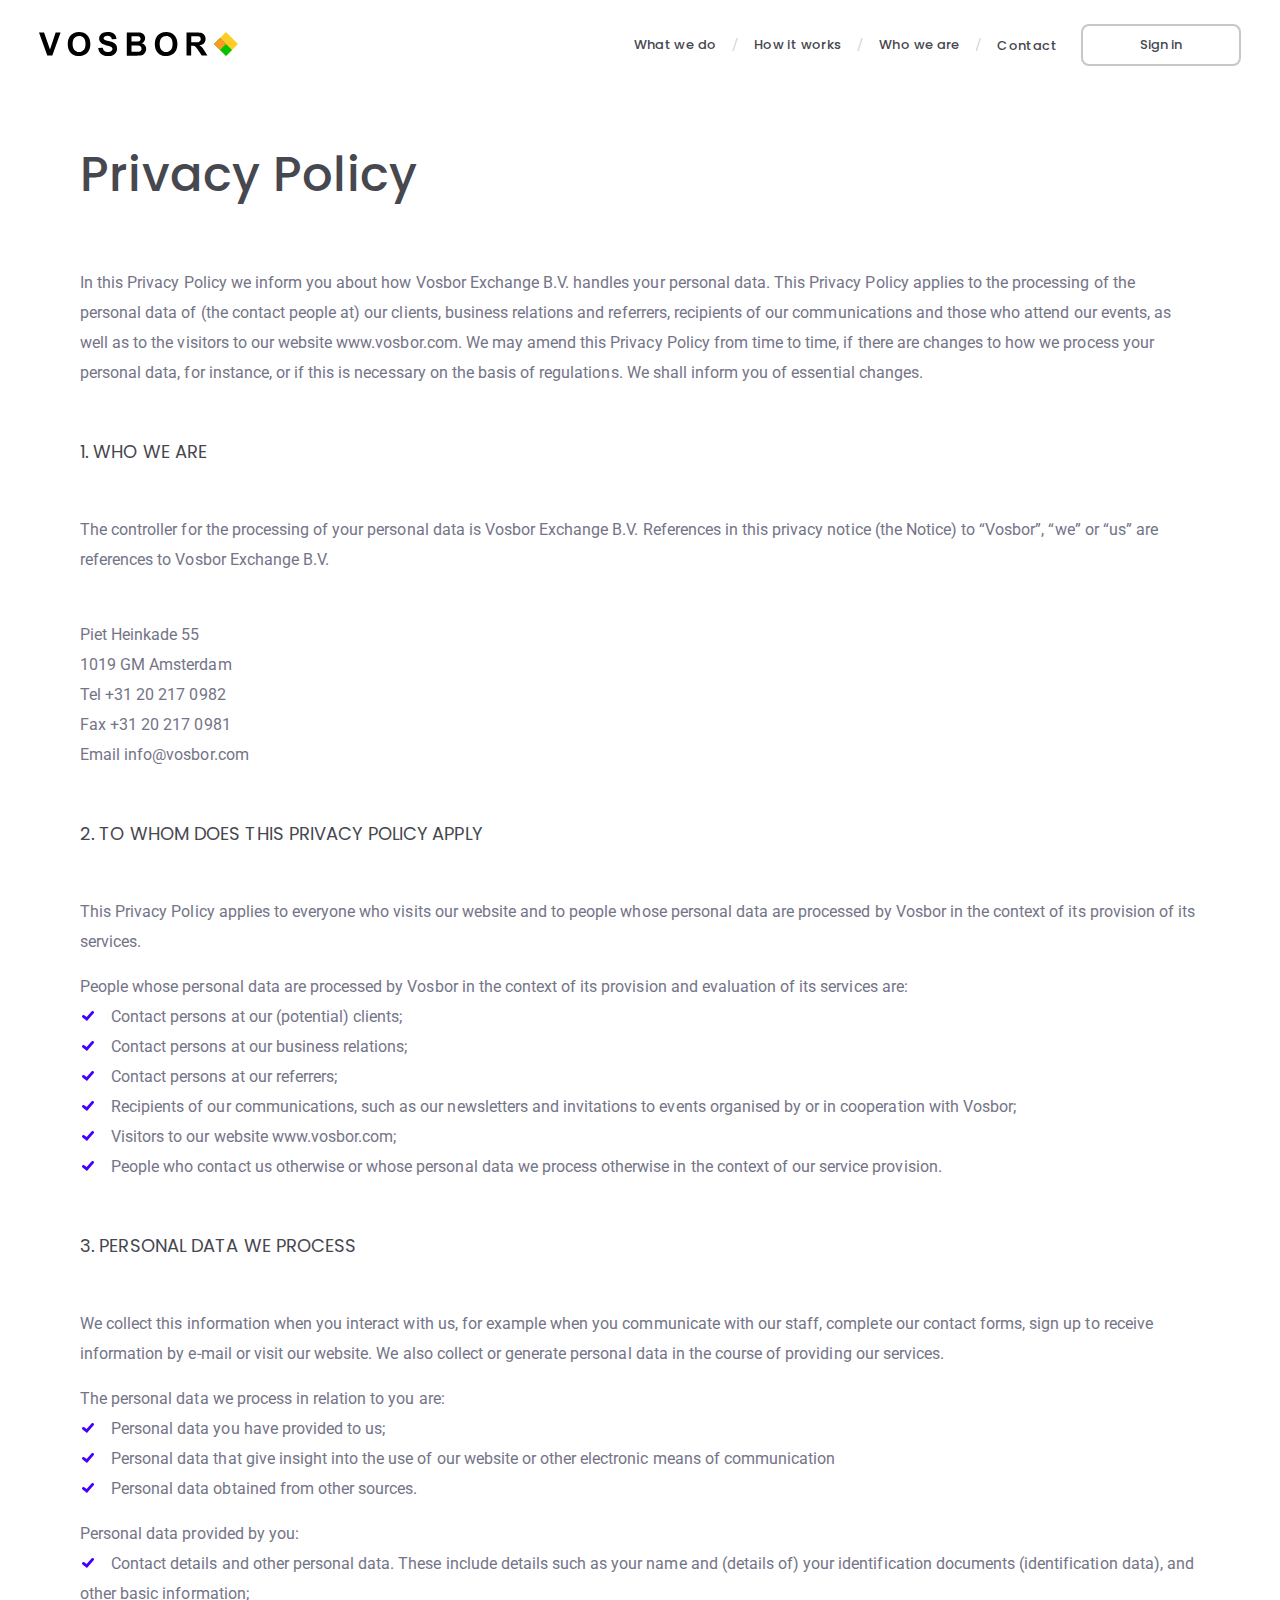
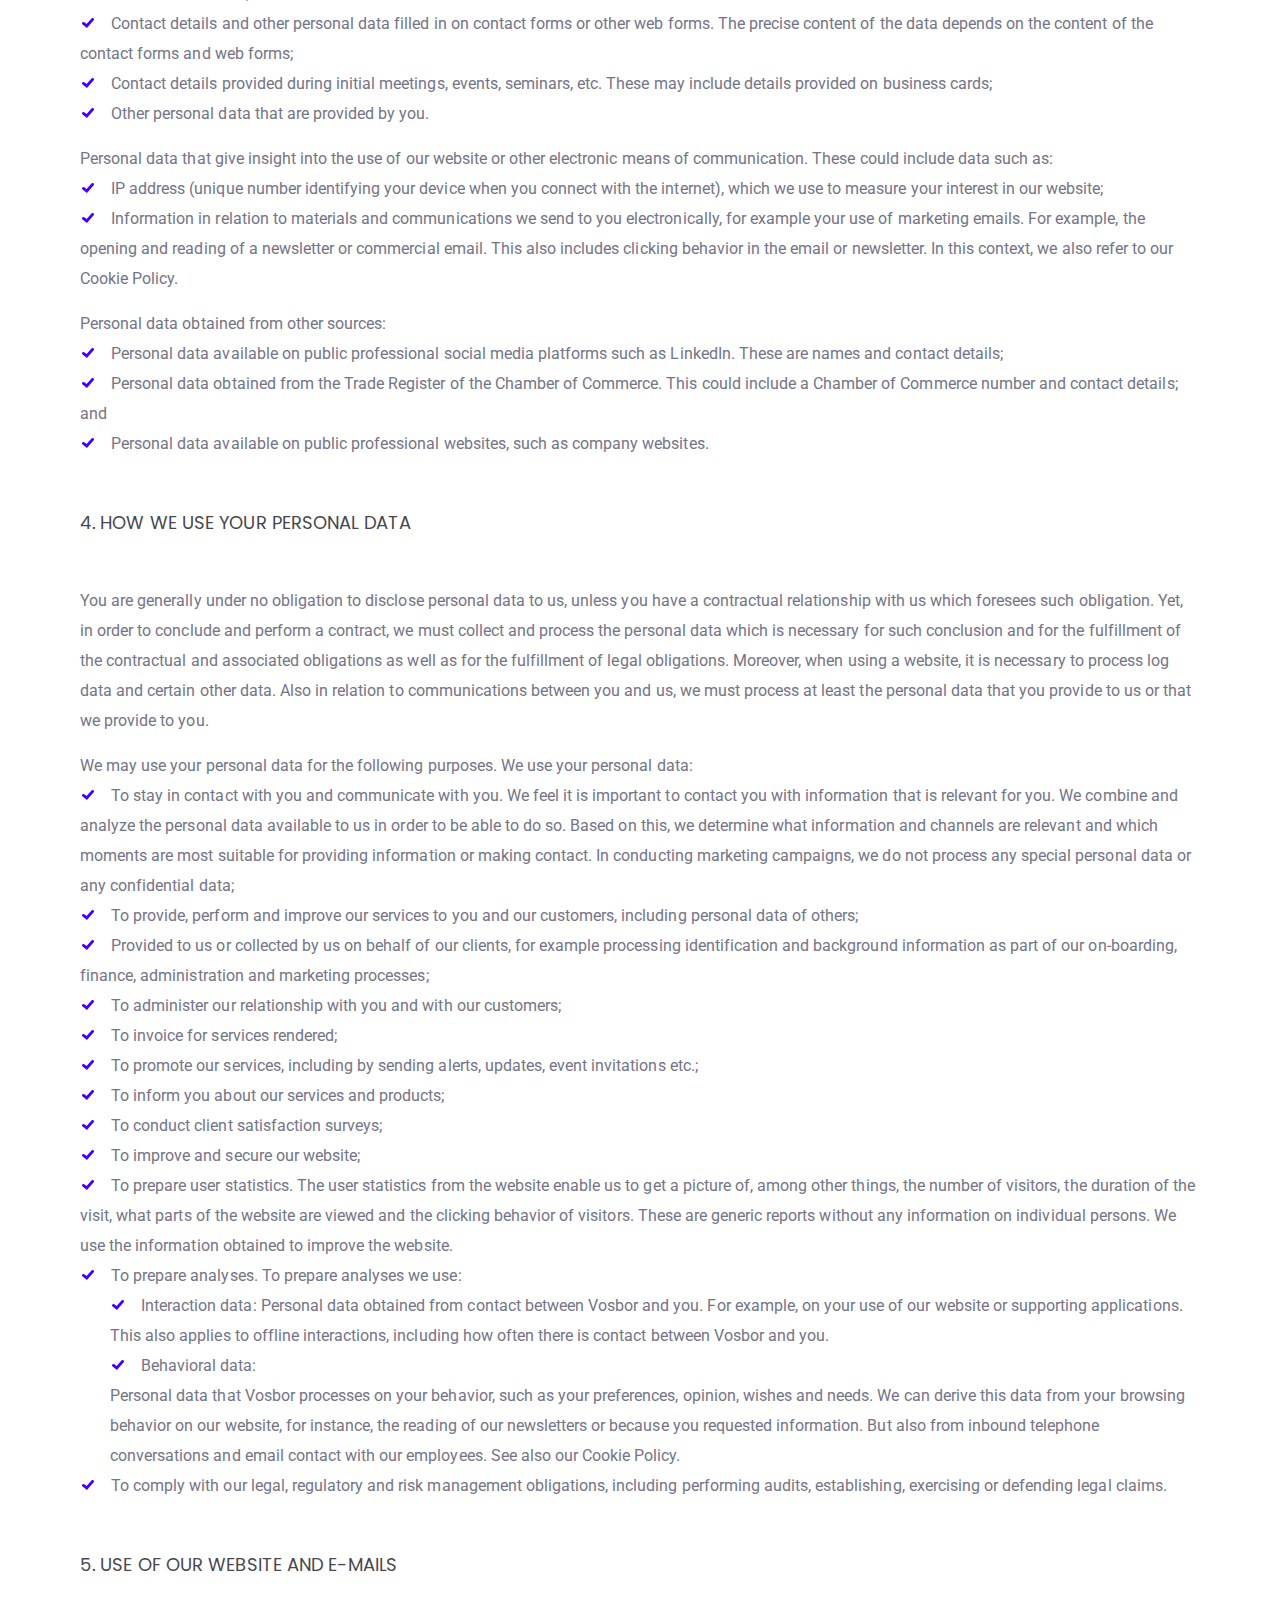
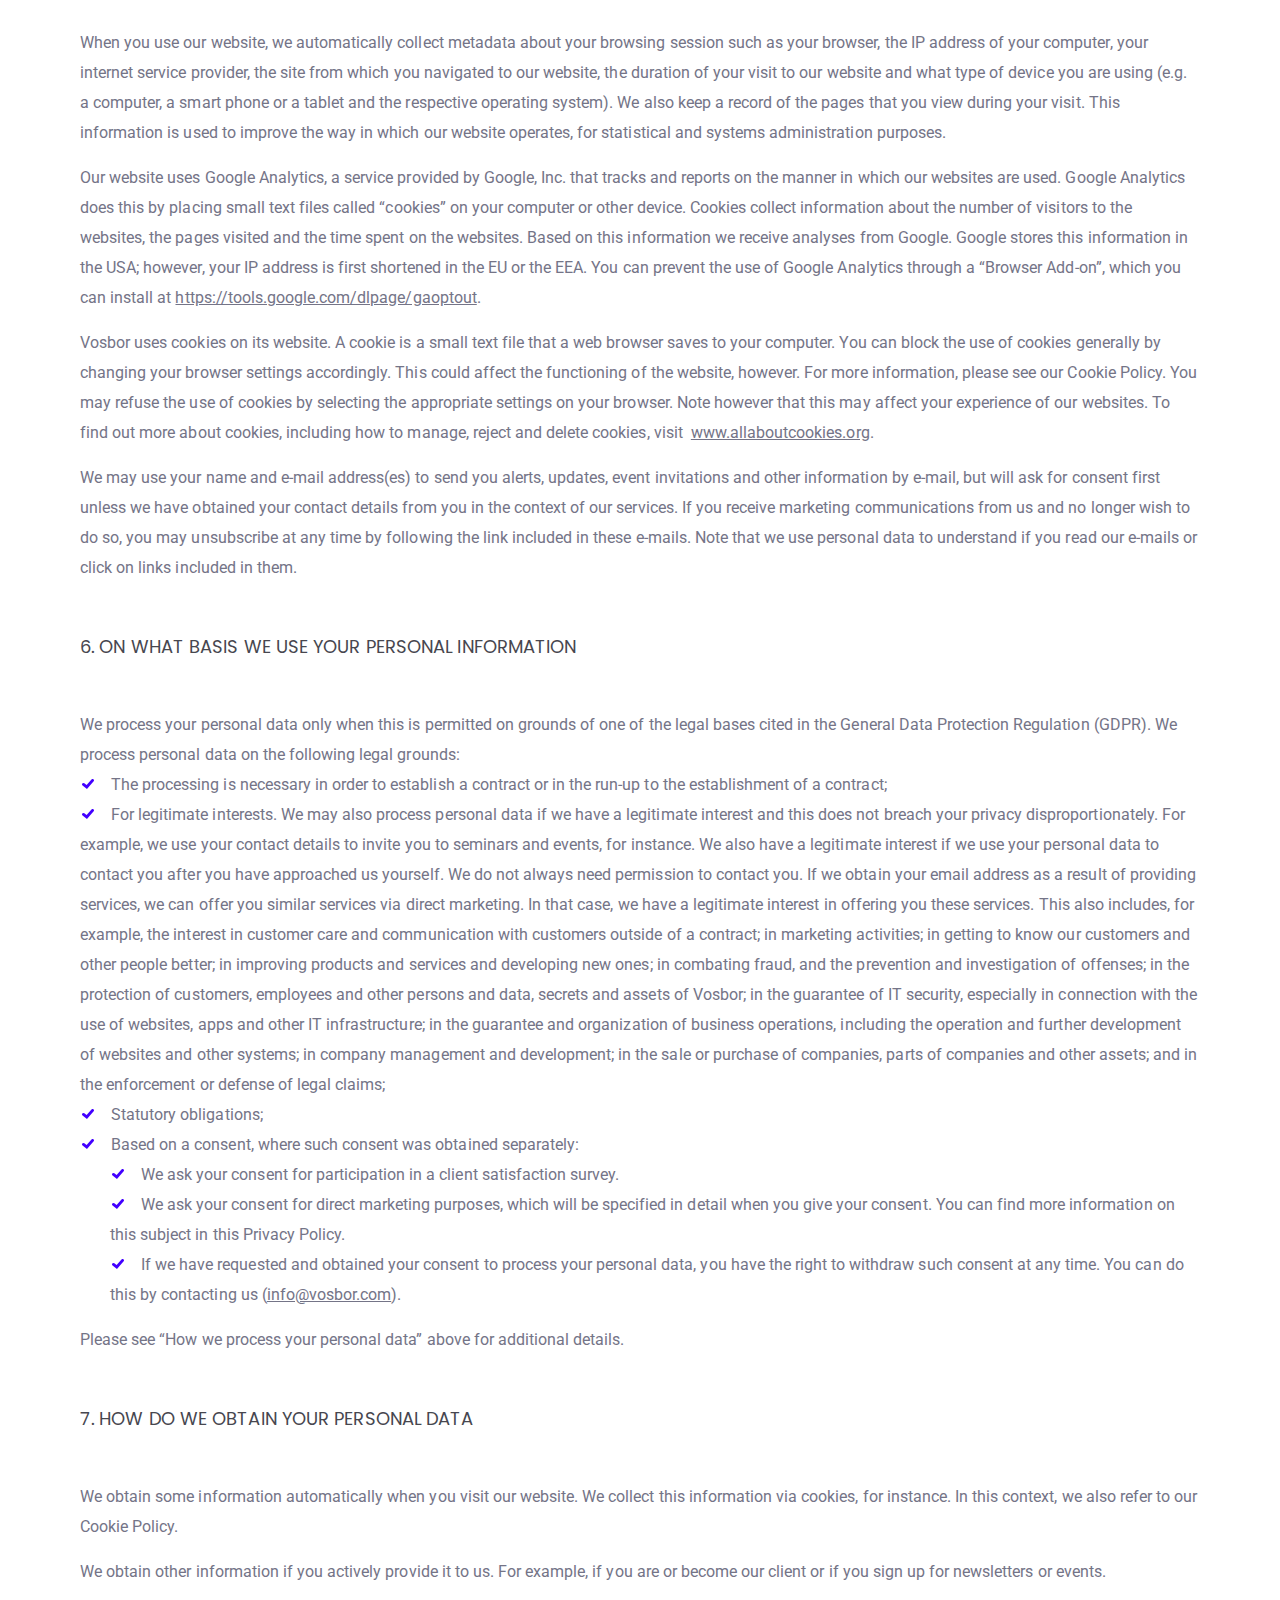
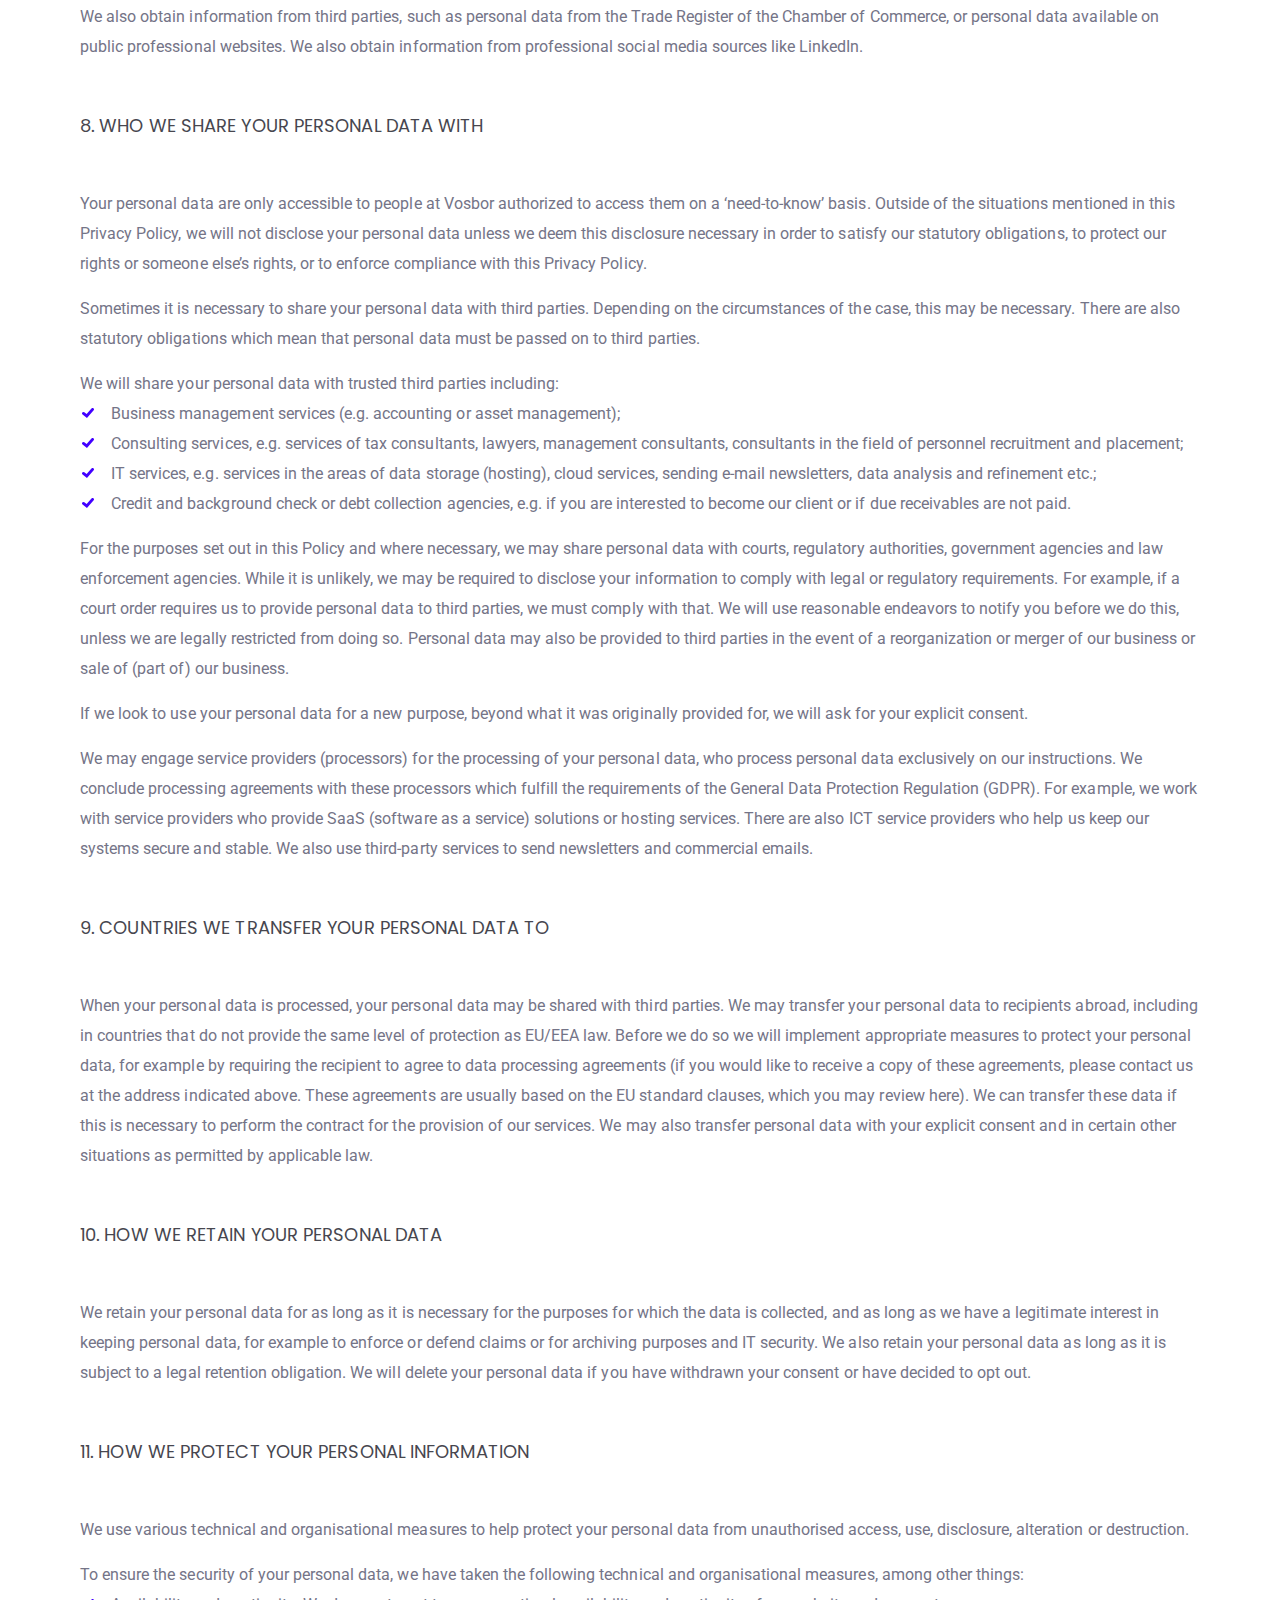
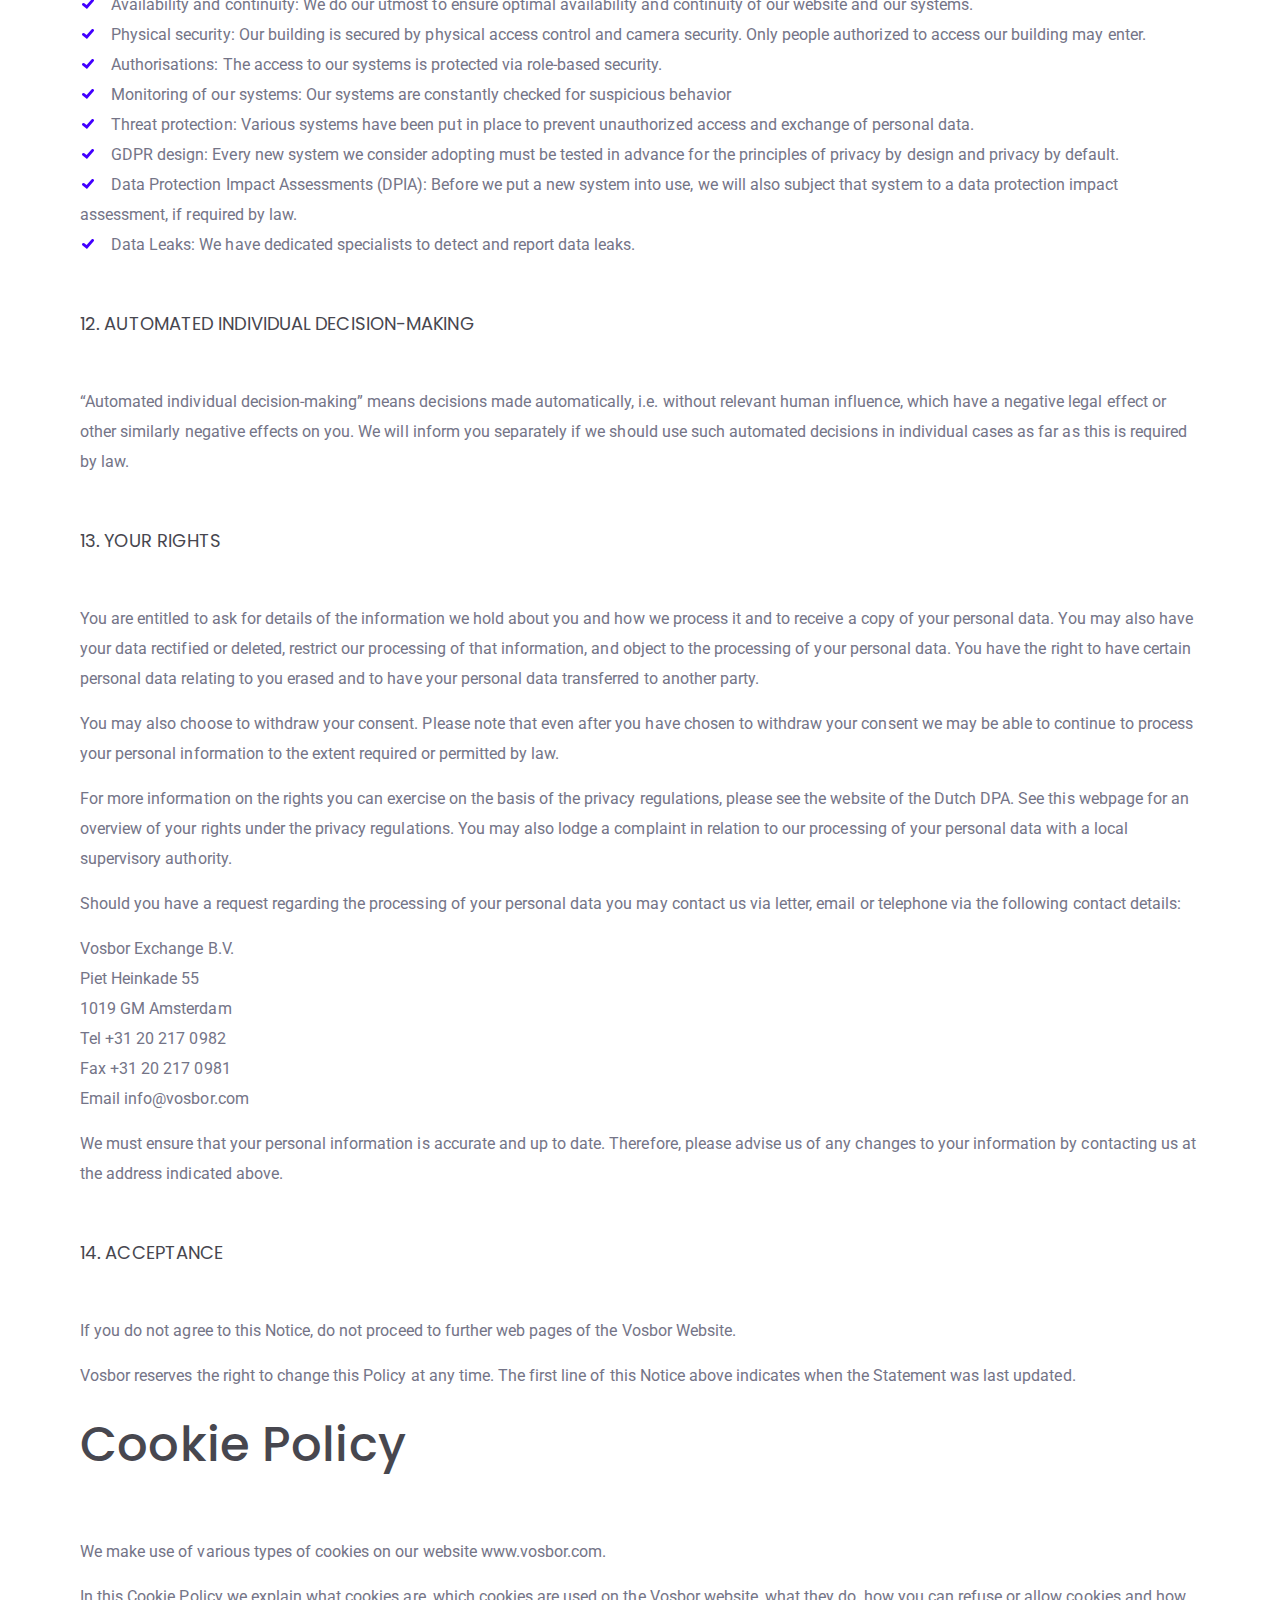
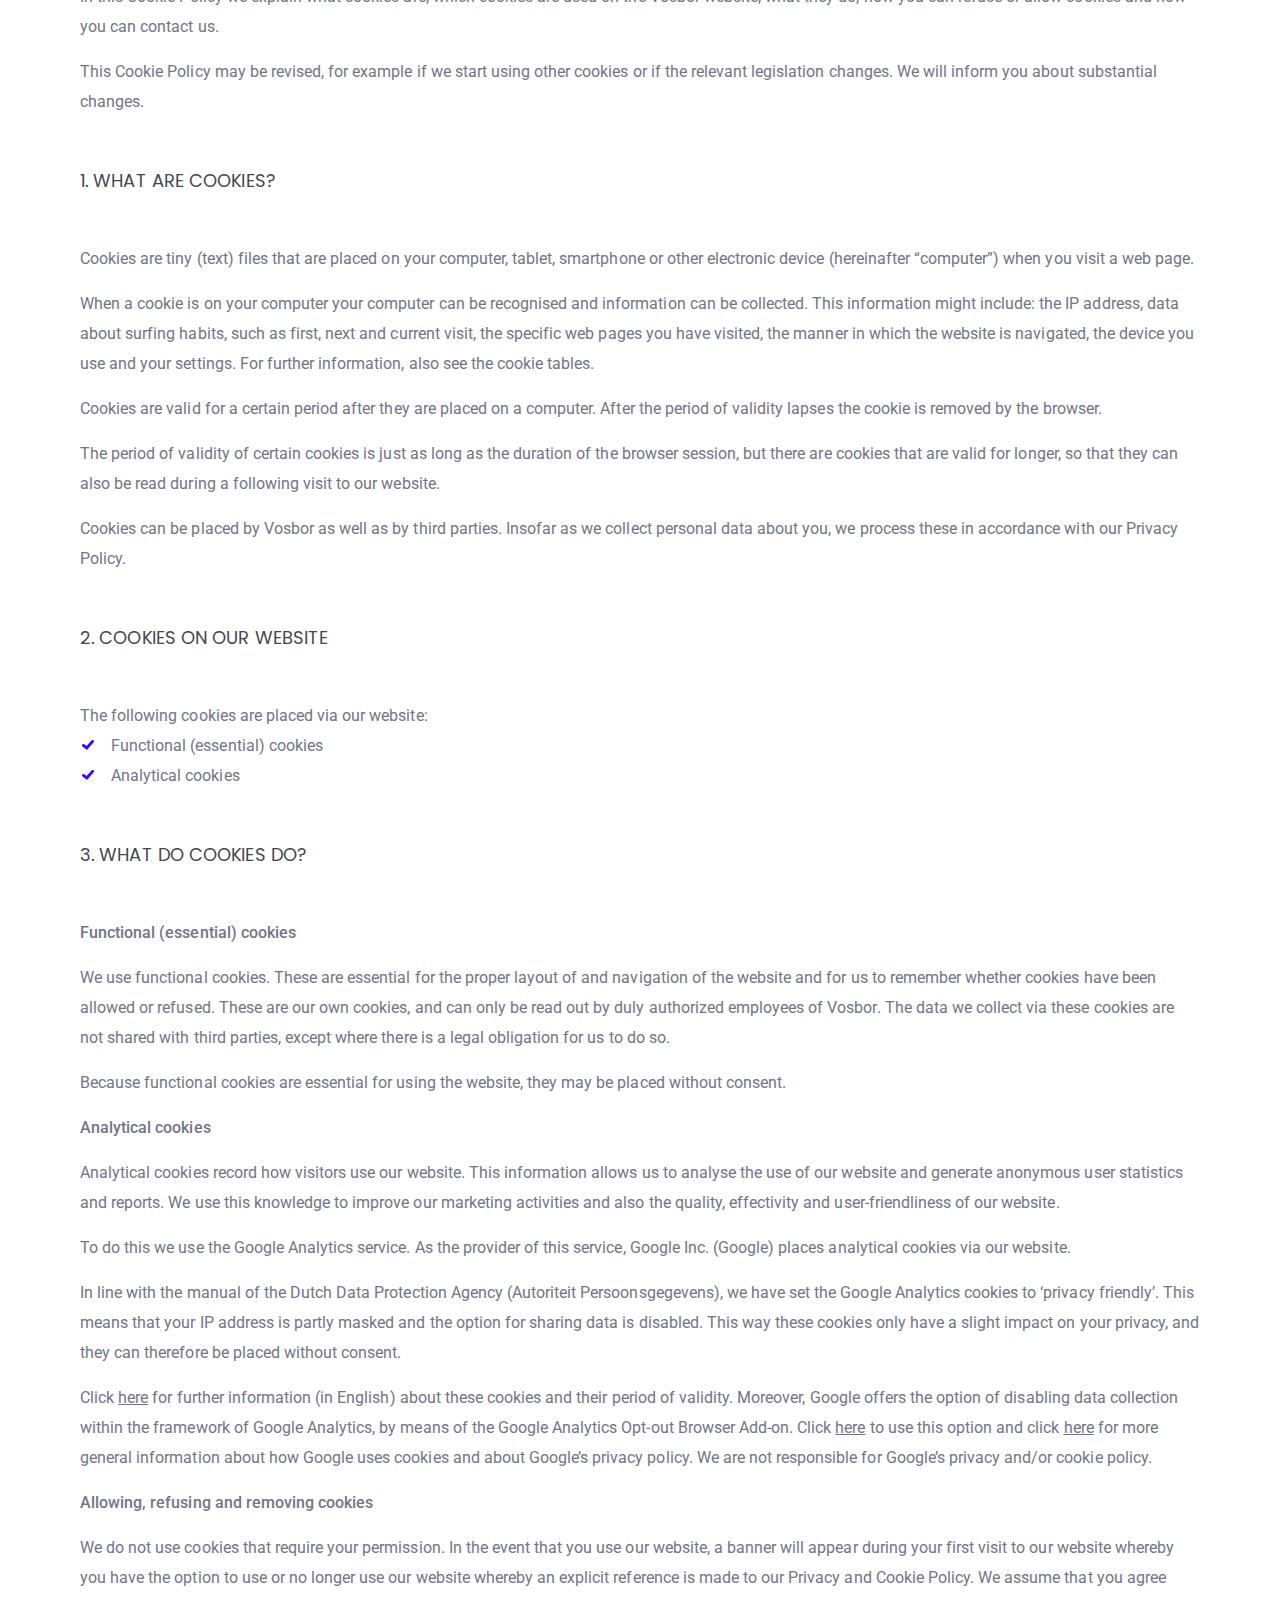
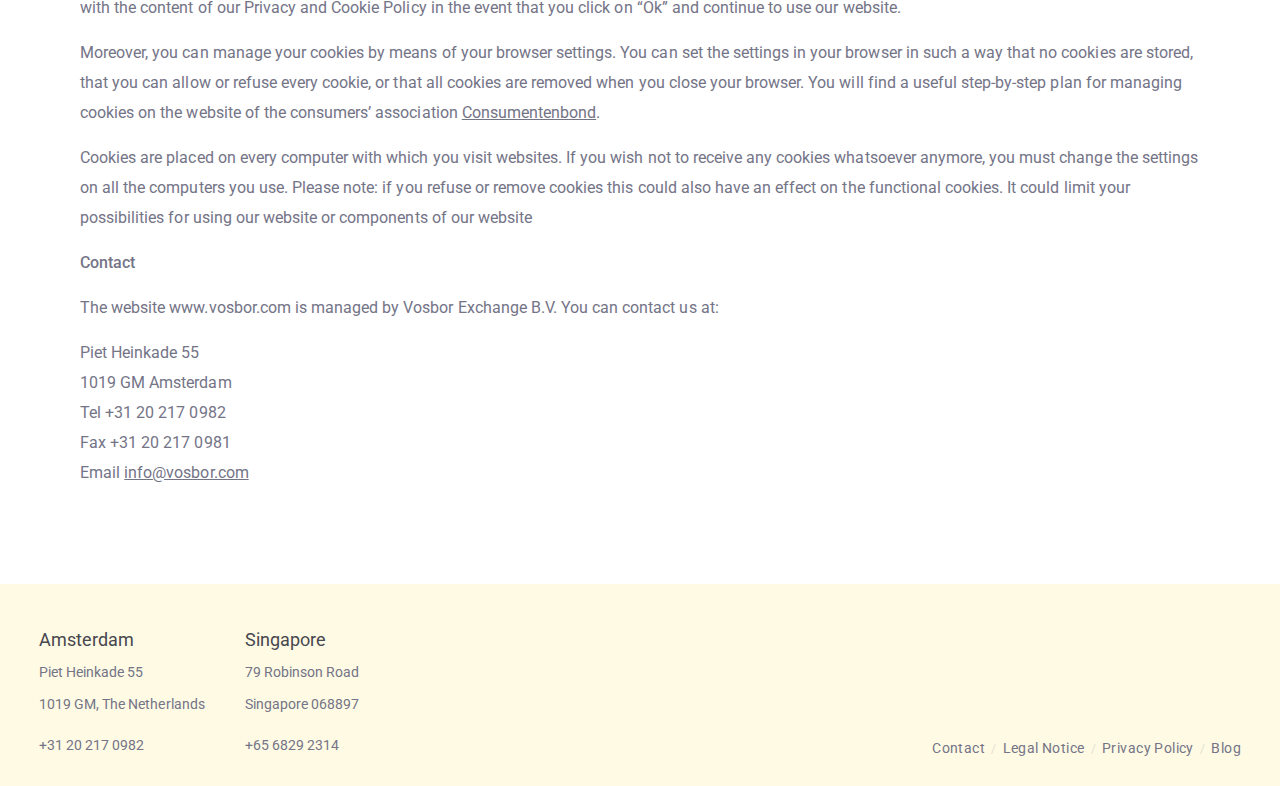
<file: privacy-policy/index.html>
<!DOCTYPE html><html><head><meta charSet="utf-8"/><meta http-equiv="x-ua-compatible" content="ie=edge"/><meta name="viewport" content="width=device-width, initial-scale=1, shrink-to-fit=no"/><meta name="version" content="3.0"/><meta data-react-helmet="true" charSet="utf-8"/><meta data-react-helmet="true" name="description" content=" Vosbor is a grain and oilseed trading platform. Discover how we foster transparency in global agricultural commodity markets. "/><meta data-react-helmet="true" name="keywords" content="commodity trading, commodity, blockchain, market, grain, oilseed, agriculture, agricultural commodities"/><meta data-react-helmet="true" property="og:title" content="Vosbor - The agricultural commodity trading platform"/><meta data-react-helmet="true" property="og:description" content="Vosbor is a grain and oilseed trading platform. Discover how we foster transparency in global agricultural commodity markets."/><meta data-react-helmet="true" property="og:type" content="website"/><meta data-react-helmet="true" property="og:url" content="https://www.vosbor.com/"/><meta data-react-helmet="true" name="robots" content="index, follow"/><style data-href="/styles.9399bb70e638437be671.css" data-identity="gatsby-global-css">a,abbr,acronym,address,applet,article,aside,audio,b,big,blockquote,body,canvas,caption,center,cite,code,dd,del,details,dfn,div,dl,dt,em,embed,fieldset,figcaption,figure,footer,form,h1,h2,h3,h4,h5,h6,header,hgroup,html,i,iframe,img,ins,kbd,label,legend,li,mark,menu,nav,object,ol,output,p,pre,q,ruby,s,samp,section,small,span,strike,strong,sub,summary,sup,table,tbody,td,tfoot,th,thead,time,tr,tt,u,ul,var,video{-webkit-margin-before:0;-webkit-margin-after:0;border:0;font-size:100%;font:inherit;margin:0;margin-block-end:0;margin-block-start:0;padding:0;vertical-align:baseline}article,aside,details,figcaption,figure,footer,header,hgroup,menu,nav,section{display:block}body{line-height:1}ol,ul{list-style:none}blockquote,q{quotes:none}blockquote:after,blockquote:before,q:after,q:before{content:"";content:none}table{border-collapse:collapse;border-spacing:0}*{-webkit-font-smoothing:antialiased;-moz-osx-font-smoothing:grayscale}body,html{-webkit-tap-highlight-color:rgba(0,0,0,0);border:0;font-family:Roboto;margin:0;padding:0;scroll-behavior:smooth;-webkit-user-select:none;user-select:none}@media(max-width:975px){.mobile-hidden{display:none!important}}@media(min-width:768px){.mobile-visible{display:none!important}}@media(max-width:1365px){.tablet-hidden{display:none!important}}@media(min-width:1366px){.tablet-visible{display:none!important}}.even-section{background:#fefae3}a{color:#747487}@-webkit-keyframes rotating{0%{-webkit-transform:rotate(0deg);transform:rotate(0deg)}to{-webkit-transform:rotate(1turn);transform:rotate(1turn)}}@keyframes rotating{0%{-webkit-transform:rotate(0deg);transform:rotate(0deg)}to{-webkit-transform:rotate(1turn);transform:rotate(1turn)}}</style><style>.gatsby-image-wrapper{position:relative;overflow:hidden}.gatsby-image-wrapper picture.object-fit-polyfill{position:static!important}.gatsby-image-wrapper img{bottom:0;height:100%;left:0;margin:0;max-width:none;padding:0;position:absolute;right:0;top:0;width:100%;object-fit:cover}.gatsby-image-wrapper [data-main-image]{opacity:0;transform:translateZ(0);transition:opacity .25s linear;will-change:opacity}.gatsby-image-wrapper-constrained{display:inline-block;vertical-align:top}</style><noscript><style>.gatsby-image-wrapper noscript [data-main-image]{opacity:1!important}.gatsby-image-wrapper [data-placeholder-image]{opacity:0!important}</style></noscript><script type="module">const e="undefined"!=typeof HTMLImageElement&&"loading"in HTMLImageElement.prototype;e&&document.body.addEventListener("load",(function(e){const t=e.target;if(void 0===t.dataset.mainImage)return;if(void 0===t.dataset.gatsbyImageSsr)return;let a=null,n=t;for(;null===a&&n;)void 0!==n.parentNode.dataset.gatsbyImageWrapper&&(a=n.parentNode),n=n.parentNode;const o=a.querySelector("[data-placeholder-image]"),r=new Image;r.src=t.currentSrc,r.decode().catch((()=>{})).then((()=>{t.style.opacity=1,o&&(o.style.opacity=0,o.style.transition="opacity 500ms linear")}))}),!0);</script><style data-styled="" data-styled-version="5.3.11">.kyTcuj{padding:30px 35px 25px;display:-webkit-box;display:-webkit-flex;display:-ms-flexbox;display:flex;-webkit-align-items:center;-webkit-box-align:center;-ms-flex-align:center;align-items:center;-webkit-flex-direction:column;-ms-flex-direction:column;flex-direction:column;gap:42px;}/*!sc*/
@media (min-width:768px){.kyTcuj{padding:40px 39px 25px;-webkit-flex-direction:row;-ms-flex-direction:row;flex-direction:row;-webkit-align-items:flex-end;-webkit-box-align:flex-end;-ms-flex-align:flex-end;align-items:flex-end;-webkit-box-pack:justify;-webkit-justify-content:space-between;-ms-flex-pack:justify;justify-content:space-between;}}/*!sc*/
@media (min-width:1366px){.kyTcuj{padding:40px 80px 25px;}}/*!sc*/
@media (min-width:1919px){.kyTcuj{padding:50px 100px 25px;}}/*!sc*/
data-styled.g1[id="footer__FooterContainer-sc-164g705-0"]{content:"kyTcuj,"}/*!sc*/
.sQmCu{display:-webkit-box;display:-webkit-flex;display:-ms-flexbox;display:flex;-webkit-align-items:stretch;-webkit-box-align:stretch;-ms-flex-align:stretch;align-items:stretch;gap:40px;}/*!sc*/
data-styled.g3[id="footer__AddressList-sc-164g705-2"]{content:"sQmCu,"}/*!sc*/
.ldNqOC{display:-webkit-box;display:-webkit-flex;display:-ms-flexbox;display:flex;-webkit-flex-direction:column;-ms-flex-direction:column;flex-direction:column;}/*!sc*/
data-styled.g4[id="footer__Address-sc-164g705-3"]{content:"ldNqOC,"}/*!sc*/
.inCbHJ{font-family:Roboto;font-style:normal;font-weight:normal;line-height:32px;-webkit-letter-spacing:0.002em;-moz-letter-spacing:0.002em;-ms-letter-spacing:0.002em;letter-spacing:0.002em;color:#47474f;font-size:16px;}/*!sc*/
@media (min-width:768px){.inCbHJ{font-size:18px;}}/*!sc*/
@media (min-width:1919px){.inCbHJ{font-size:24px;}}/*!sc*/
data-styled.g5[id="footer__AddressTitle-sc-164g705-4"]{content:"inCbHJ,"}/*!sc*/
.crRXfP{font-family:"Roboto";font-style:normal;font-weight:normal;line-height:32px;-webkit-letter-spacing:0.002em;-moz-letter-spacing:0.002em;-ms-letter-spacing:0.002em;letter-spacing:0.002em;color:#747487;font-size:14px;}/*!sc*/
@media (min-width:1366px){.crRXfP{font-size:16px;}}/*!sc*/
data-styled.g6[id="footer__AddressLine-sc-164g705-5"]{content:"crRXfP,"}/*!sc*/
.ZUcql{font-family:Roboto;font-style:normal;font-weight:normal;line-height:32px;-webkit-letter-spacing:0.002em;-moz-letter-spacing:0.002em;-ms-letter-spacing:0.002em;letter-spacing:0.002em;margin-top:9px;-webkit-text-decoration:none;text-decoration:none;color:#747487;font-size:14px;}/*!sc*/
@media (min-width:1366px){.ZUcql{font-size:16px;}}/*!sc*/
data-styled.g7[id="footer__Phone-sc-164g705-6"]{content:"ZUcql,"}/*!sc*/
.cLNOXf{font-family:Roboto;font-style:normal;font-weight:400;font-size:12px;line-height:20px;-webkit-letter-spacing:0.03em;-moz-letter-spacing:0.03em;-ms-letter-spacing:0.03em;letter-spacing:0.03em;color:#747487;-webkit-text-decoration:none;text-decoration:none;}/*!sc*/
.cLNOXf:not(:last-child)::after{content:"/";color:#c8c8ca;display:inline-block;vertical-align:middle;opacity:0.5;padding:0 6px;font-size:12px;line-height:20px;}/*!sc*/
@media (min-width:1366px){.cLNOXf:not(:last-child)::after{padding:0 8px;}}/*!sc*/
@media (min-width:1366px){.cLNOXf:not(:last-child)::after{padding:0 18px;font-size:14px;line-height:26px;}}/*!sc*/
@media (min-width:1919px){.cLNOXf:not(:last-child)::after{font-size:16px;line-height:28px;}}/*!sc*/
@media (min-width:768px){.cLNOXf{font-size:14px;line-height:26px;}}/*!sc*/
@media (min-width:1919px){.cLNOXf{font-size:16px;line-height:28px;}}/*!sc*/
data-styled.g8[id="footer__FooterLink-sc-164g705-7"]{content:"cLNOXf,"}/*!sc*/
.bnePAx{font-family:"Poppins";font-style:normal;font-weight:500;font-size:32px;line-height:124%;-webkit-letter-spacing:0.005em;-moz-letter-spacing:0.005em;-ms-letter-spacing:0.005em;letter-spacing:0.005em;color:#47474f;padding-bottom:24px;}/*!sc*/
@media (min-width:768px){.bnePAx{font-size:48px;}}/*!sc*/
@media (min-width:1919px){.bnePAx{font-size:64px;}}/*!sc*/
data-styled.g11[id="form-sections__FormTitle-sc-17qgm9q-1"]{content:"bnePAx,"}/*!sc*/
.jJIAZy{font-family:"Poppins";font-style:normal;font-size:18px;line-height:32px;-webkit-letter-spacing:0.005em;-moz-letter-spacing:0.005em;-ms-letter-spacing:0.005em;letter-spacing:0.005em;color:#47474f;margin-top:40px;margin-bottom:8px;}/*!sc*/
@media (min-width:768px){.jJIAZy{margin-top:24px;}}/*!sc*/
@media (min-width:1919px){.jJIAZy{margin-top:40px;font-size:21px;}}/*!sc*/
data-styled.g12[id="form-sections__FormSectionTitle-sc-17qgm9q-2"]{content:"jJIAZy,"}/*!sc*/
.MTjij{font-family:"Roboto";font-style:normal;font-weight:normal;font-size:14px;line-height:28px;-webkit-letter-spacing:0.002em;-moz-letter-spacing:0.002em;-ms-letter-spacing:0.002em;letter-spacing:0.002em;color:#747487;}/*!sc*/
@media (min-width:768px){.MTjij{font-size:16px;line-height:30px;}}/*!sc*/
@media (min-width:1919px){.MTjij{font-size:18px;line-height:36px;}}/*!sc*/
data-styled.g13[id="form-sections__FormText-sc-17qgm9q-3"]{content:"MTjij,"}/*!sc*/
.jILaPc{width:160px;box-sizing:border-box;-webkit-text-decoration:none;text-decoration:none;display:inline-block;text-align:center;white-space:nowrap;padding:0;border-width:2px;border-style:solid;border-radius:8px;font-family:"Poppins";font-weight:500;font-size:13px;height:42px;line-height:38px;}/*!sc*/
@media (min-width:1366px){.jILaPc{font-size:15px;height:44px;line-height:40px;}}/*!sc*/
@media (min-width:1919px){.jILaPc{font-size:18px;height:48px;line-height:44px;}}/*!sc*/
data-styled.g18[id="ButtonLink__BaseButtonLink-sc-1ebrgby-0"]{content:"jILaPc,"}/*!sc*/
.hhJYSo{z-index:1;padding:24px;display:-webkit-box;display:-webkit-flex;display:-ms-flexbox;display:flex;-webkit-box-pack:justify;-webkit-justify-content:space-between;-ms-flex-pack:justify;justify-content:space-between;-webkit-align-items:center;-webkit-box-align:center;-ms-flex-align:center;align-items:center;position:absolute;top:0;right:0;left:0;}/*!sc*/
.hhJYSo .links{display:-webkit-box;display:-webkit-flex;display:-ms-flexbox;display:flex;-webkit-align-items:center;-webkit-box-align:center;-ms-flex-align:center;align-items:center;-webkit-flex-wrap:wrap;-ms-flex-wrap:wrap;flex-wrap:wrap;-webkit-box-pack:end;-webkit-justify-content:flex-end;-ms-flex-pack:end;justify-content:flex-end;}/*!sc*/
@media (min-width:768px){.hhJYSo{padding:24px 39px;}}/*!sc*/
@media (min-width:1366px){.hhJYSo{padding:24px 40px;}}/*!sc*/
@media (min-width:1919px){.hhJYSo{padding:24px 68px;}}/*!sc*/
data-styled.g20[id="header__Header-sc-vh8ctx-0"]{content:"hhJYSo,"}/*!sc*/
.fjgqjF{font-family:"Poppins";font-style:normal;font-weight:500;font-size:14px;line-height:21px;-webkit-letter-spacing:0.03em;-moz-letter-spacing:0.03em;-ms-letter-spacing:0.03em;letter-spacing:0.03em;color:#47474F;-webkit-text-decoration:none;text-decoration:none;-webkit-transition-property:color;transition-property:color;-webkit-transition-duration:0.3s;transition-duration:0.3s;}/*!sc*/
.fjgqjF:hover{color:rgb(71 71 79 / 75%);}/*!sc*/
.fjgqjF.separator::after{content:"/";color:#C8C8CA;opacity:1;display:inline-block;vertical-align:middle;font-family:"Montserrat";line-height:22px;padding:0 16px;font-size:18px;}/*!sc*/
@media (min-width:1366px){.fjgqjF.separator::after{font-size:24px;padding:0 24px;}}/*!sc*/
.fjgqjF.separator::after:hover{opacity:1;}/*!sc*/
@media (min-width:768px){.fjgqjF{font-size:13px;}}/*!sc*/
@media (min-width:1366px){.fjgqjF{font-size:15px;}}/*!sc*/
@media (min-width:1919px){.fjgqjF{font-size:18px;}}/*!sc*/
data-styled.g21[id="header__HeaderLink-sc-vh8ctx-1"]{content:"fjgqjF,"}/*!sc*/
.ckjntT{border-color:rgba(255,255,255,0.33);margin-left:24px;color:#47474F;border-color:rgba(71,71,79,0.3);}/*!sc*/
@media (min-width:1366px){.ckjntT{margin-left:50px;}}/*!sc*/
.ckjntT:hover,.ckjntT:active{background:linear-gradient(270deg,#373cd9 2.12%,#243afa 97.88%);border-color:transparent;color:#ffffff;}/*!sc*/
data-styled.g22[id="header__ButtonLink-sc-vh8ctx-2"]{content:"ckjntT,"}/*!sc*/
.hoejDc::before{height:12px;width:15px;margin-right:16px;display:inline-block;background-position:center;content:"";background-repeat:no-repeat;background-image:url("[data-uri]");}/*!sc*/
data-styled.g50[id="Li-sc-6yak1r-0"]{content:"hoejDc,"}/*!sc*/
.cBjqeM{display:-webkit-box;display:-webkit-flex;display:-ms-flexbox;display:flex;-webkit-flex-direction:column;-ms-flex-direction:column;flex-direction:column;padding:100px 24px 40px;min-height:calc(100vh - 212px);box-sizing:border-box;gap:24px;}/*!sc*/
@media (min-width:768px){.cBjqeM{padding:145px 80px 96px;}}/*!sc*/
@media (min-width:1919px){.cBjqeM{padding:217px 245px 121px;}}/*!sc*/
data-styled.g51[id="MainContainer-sc-dpofth-0"]{content:"cBjqeM,"}/*!sc*/
.cunYQr{margin-left:30px;}/*!sc*/
data-styled.g52[id="privacy-policy__EmbeddedUl-sc-1a70afy-0"]{content:"cunYQr,"}/*!sc*/
.dTlosi p{margin-top:15px;}/*!sc*/
data-styled.g53[id="privacy-policy__StyledFormText-sc-1a70afy-1"]{content:"dTlosi,"}/*!sc*/
</style><link rel="sitemap" type="application/xml" href="/sitemap/sitemap-index.xml"/><title data-react-helmet="true">Vosbor - The agricultural commodity trading platform</title><link data-react-helmet="true" rel="canonical" href="https://www.vosbor.com/"/><link href="https://fonts.googleapis.com/css?family=Poppins:100,200,300,400,500,600|Roboto:100,200,300,400,500,600|IBM+Plex+Mono:100,200,300,400,500,600&amp;display=swap" rel="stylesheet"/><link rel="icon" href="/favicon-32x32.png?v=21c7173ac2f4953a804b70d35e9499ad" type="image/png"/><link rel="manifest" href="/manifest.webmanifest" crossorigin="anonymous"/><link rel="apple-touch-icon" sizes="48x48" href="/icons/icon-48x48.png?v=21c7173ac2f4953a804b70d35e9499ad"/><link rel="apple-touch-icon" sizes="72x72" href="/icons/icon-72x72.png?v=21c7173ac2f4953a804b70d35e9499ad"/><link rel="apple-touch-icon" sizes="96x96" href="/icons/icon-96x96.png?v=21c7173ac2f4953a804b70d35e9499ad"/><link rel="apple-touch-icon" sizes="144x144" href="/icons/icon-144x144.png?v=21c7173ac2f4953a804b70d35e9499ad"/><link rel="apple-touch-icon" sizes="192x192" href="/icons/icon-192x192.png?v=21c7173ac2f4953a804b70d35e9499ad"/><link rel="apple-touch-icon" sizes="256x256" href="/icons/icon-256x256.png?v=21c7173ac2f4953a804b70d35e9499ad"/><link rel="apple-touch-icon" sizes="384x384" href="/icons/icon-384x384.png?v=21c7173ac2f4953a804b70d35e9499ad"/><link rel="apple-touch-icon" sizes="512x512" href="/icons/icon-512x512.png?v=21c7173ac2f4953a804b70d35e9499ad"/><link rel="alternate" type="application/rss+xml" title="Vosbor Blog" href="/rss.xml"/></head><body><noscript><iframe src="https://www.googletagmanager.com/ns.html?id=GTM-PGRDJVG" height="0" width="0" style="display:none;visibility:hidden"></iframe></noscript><div id="___gatsby"><div style="outline:none" tabindex="-1" id="gatsby-focus-wrapper"><main><header class="header__Header-sc-vh8ctx-0 hhJYSo"><a href="/"><svg width="200" height="24" viewBox="0 0 200 24" fill="none"><g clip-path="url(#clip0_995_800)"><path d="M16.648 0.403381L10.9978 17.5462L5.04486 0.403381H0L8.27357 23.5967H13.3184L21.592 0.403381H16.648Z" fill="black"></path><path d="M28.7556 12.2017C28.7556 9.88235 29.1592 7.86555 29.8655 6.2521C30.37 5.04202 31.0763 3.93277 31.9843 3.02521C32.8924 2.11765 33.9014 1.41176 35.0112 0.907563C36.4238 0.302521 38.1391 0 40.0561 0C43.4866 0 46.2108 1.10924 48.2288 3.22689C50.2467 5.34454 51.3566 8.26891 51.3566 12.1008C51.3566 15.8319 50.3476 18.7563 48.3297 20.874C46.3117 22.9916 43.5875 24.1008 40.157 24.1008C36.7265 24.1008 34.0023 23.0924 31.8834 20.9748C29.7646 18.7563 28.7556 15.8319 28.7556 12.2017ZM33.5987 12C33.5987 14.6219 34.2041 16.6387 35.4148 17.9496C36.6256 19.2605 38.1391 19.9664 40.0561 19.9664C41.9732 19.9664 43.4866 19.2605 44.6974 17.9496C45.9081 16.6387 46.5135 14.6219 46.5135 11.8992C46.5135 9.27731 45.9081 7.26051 44.7983 5.94958C43.4866 4.63866 41.9732 4.03361 40.0561 4.03361C38.1391 4.03361 36.5247 4.7395 35.4148 6.05042C34.2041 7.36135 33.5987 9.27731 33.5987 12Z" fill="black"></path><path d="M59.2268 16.0336L63.7672 15.6303C64.0699 17.1429 64.5744 18.2521 65.4824 18.958C66.2896 19.6639 67.5004 20.0672 68.9129 20.0672C70.4264 20.0672 71.5363 19.7647 72.3434 19.0588C73.1506 18.4538 73.4533 17.6471 73.4533 16.8403C73.4533 16.3361 73.2515 15.8319 72.9488 15.4286C72.6461 15.0252 72.0408 14.7227 71.2336 14.4202C70.7291 14.2185 69.4174 13.916 67.5004 13.4118C64.9779 12.8067 63.2627 12 62.2537 11.0924C60.8412 9.78151 60.1349 8.26891 60.1349 6.45378C60.1349 5.2437 60.4376 4.13445 61.1439 3.12605C61.8501 2.11765 62.7582 1.31092 64.0699 0.806723C65.2806 0.302521 66.7941 0 68.6102 0C71.5363 0 73.756 0.605042 75.1686 1.91597C76.682 3.22689 77.3883 4.94118 77.4892 7.05882L72.8479 7.2605C72.6461 6.05042 72.2425 5.2437 71.5363 4.63866C70.83 4.13445 69.9219 3.83193 68.6102 3.83193C67.2986 3.83193 66.1887 4.13445 65.3815 4.63866C64.8771 5.04202 64.5744 5.54622 64.5744 6.15126C64.5744 6.65546 64.7762 7.15966 65.2806 7.56303C65.886 8.06723 67.2986 8.57143 69.6192 9.07563C71.9399 9.57983 73.5542 10.1849 74.6641 10.7899C75.774 11.395 76.5811 12.2017 77.1865 13.1092C77.7919 14.1176 78.0946 15.3277 78.0946 16.8403C78.0946 18.1513 77.691 19.4622 76.9847 20.5714C76.2784 21.7815 75.1686 22.5882 73.8569 23.1933C72.5452 23.7983 70.83 24 68.812 24C65.886 24 63.6663 23.2941 62.0519 21.9832C60.5385 20.6723 59.5295 18.6555 59.2268 16.0336Z" fill="black"></path><path d="M87.7805 0.403381H97.0631C98.8792 0.403381 100.292 0.504222 101.2 0.605062C102.108 0.806743 102.915 1.10926 103.621 1.61347C104.328 2.11767 104.933 2.72271 105.438 3.52943C105.942 4.33615 106.144 5.24372 106.144 6.25212C106.144 7.36136 105.841 8.36977 105.236 9.27733C104.63 10.1849 103.823 10.8908 102.814 11.2941C104.227 11.6975 105.337 12.4034 106.043 13.4118C106.85 14.4202 107.153 15.5294 107.153 16.9412C107.153 17.9496 106.951 19.0588 106.447 20.0672C105.942 21.0756 105.236 21.8824 104.429 22.4874C103.621 23.0925 102.512 23.4958 101.301 23.5967C100.494 23.6975 98.6774 23.6975 95.6505 23.7983H87.7805V0.403381ZM92.5227 4.23531V9.57985H95.5496C97.3658 9.57985 98.4756 9.57985 98.9801 9.47901C99.7873 9.37817 100.393 9.07565 100.897 8.67229C101.402 8.16809 101.603 7.56305 101.603 6.85716C101.603 6.15128 101.402 5.54624 100.998 5.14288C100.594 4.73952 99.9891 4.43699 99.1819 4.33615C98.6774 4.23531 97.3658 4.23531 95.146 4.23531H92.5227ZM92.5227 13.5126V19.7647H96.8613C98.5765 19.7647 99.5855 19.7647 100.09 19.6639C100.796 19.563 101.402 19.2605 101.805 18.7563C102.209 18.2521 102.512 17.6471 102.512 16.7395C102.512 16.0336 102.31 15.4286 102.007 14.9244C101.704 14.4202 101.2 14.1177 100.494 13.8151C99.8882 13.6135 98.4756 13.5126 96.3568 13.5126H92.5227Z" fill="black"></path><path d="M115.83 12.2017C115.83 9.88235 116.234 7.86555 116.94 6.2521C117.444 5.04202 118.151 4.03361 119.059 3.02521C119.967 2.11765 120.976 1.41176 122.086 0.907563C123.498 0.302521 125.214 0 127.131 0C130.561 0 133.285 1.10924 135.303 3.22689C137.321 5.34454 138.431 8.26891 138.431 12.1008C138.431 15.8319 137.422 18.7563 135.404 20.874C133.386 22.9916 130.662 24.1008 127.231 24.1008C123.801 24.1008 121.077 23.0924 118.958 20.9748C116.839 18.7563 115.83 15.8319 115.83 12.2017ZM120.673 12C120.673 14.6219 121.279 16.6387 122.489 17.9496C123.7 19.2605 125.214 19.9664 127.131 19.9664C129.048 19.9664 130.561 19.2605 131.772 17.9496C132.983 16.6387 133.588 14.6219 133.588 11.8992C133.588 9.27731 132.983 7.26051 131.873 5.94958C130.561 4.63866 129.048 4.03361 127.131 4.03361C125.214 4.03361 123.599 4.7395 122.489 6.05042C121.279 7.36135 120.673 9.27731 120.673 12Z" fill="black"></path><path d="M147.512 23.5967V0.403381H157.4C159.922 0.403381 161.637 0.605062 162.848 1.00842C163.958 1.41178 164.866 2.21851 165.572 3.22691C166.279 4.33615 166.581 5.54624 166.581 6.85716C166.581 8.57145 166.077 10.0841 165.068 11.1933C164.059 12.3025 162.545 13.0084 160.427 13.3109C161.436 13.916 162.243 14.521 162.949 15.2269C163.655 15.9328 164.462 17.1429 165.572 18.958L168.397 23.4958H162.747L159.317 18.4538C158.106 16.6387 157.299 15.5294 156.794 15.0252C156.391 14.521 155.886 14.2185 155.382 14.0168C154.877 13.8151 154.07 13.7143 153.061 13.7143H152.153V23.395H147.512V23.5967ZM152.254 10.1849H155.684C157.904 10.1849 159.317 10.0841 159.922 9.88237C160.527 9.68069 160.931 9.37817 161.234 8.87397C161.536 8.36977 161.738 7.86557 161.738 7.15968C161.738 6.35296 161.536 5.74792 161.133 5.24372C160.729 4.73952 160.124 4.437 159.317 4.33615C158.913 4.23531 157.803 4.23531 155.886 4.23531H152.254V10.1849Z" fill="black"></path><path d="M187 0L199 12L187 24L175 12L187 0Z" fill="#FDCC27"></path><path d="M181 5.99971L193 17.9997L187 23.9997L175 11.9997L181 5.99971Z" fill="#00C400"></path><path d="M181 5.99971L187 11.9997L181 17.9997L175 11.9997L181 5.99971Z" fill="#FD9A27"></path></g><defs><clipPath id="clip0_995_800"><rect width="200" height="24" fill="white"></rect></clipPath></defs></svg></a><div class="links"><a id="what_we_do" href="/#whatwedo" class="header__HeaderLink-sc-vh8ctx-1 fjgqjF separator mobile-hidden">What we do</a><a id="how_it_works" href="/#howitworks" class="header__HeaderLink-sc-vh8ctx-1 fjgqjF separator mobile-hidden">How it works</a><a id="who_we_are" href="/#whoweare" class="header__HeaderLink-sc-vh8ctx-1 fjgqjF separator mobile-hidden">Who we are</a><a id="contact" href="/contact" class="header__HeaderLink-sc-vh8ctx-1 fjgqjF">Contact</a><a id="login_button" href="https://exchange.vosbor.com/" class="ButtonLink__BaseButtonLink-sc-1ebrgby-0 header__ButtonLink-sc-vh8ctx-2 jILaPc ckjntT mobile-hidden">Sign in</a></div></header><section class="MainContainer-sc-dpofth-0 cBjqeM"><h1 class="form-sections__FormTitle-sc-17qgm9q-1 bnePAx">Privacy Policy</h1><div class="form-sections__FormText-sc-17qgm9q-3 privacy-policy__StyledFormText-sc-1a70afy-1 MTjij dTlosi"><p>In this Privacy Policy we inform you about how Vosbor Exchange B.V. handles your personal data. This Privacy Policy applies to the processing of the personal data of (the contact people at) our clients, business relations and referrers, recipients of our communications and those who attend our events, as well as to the visitors to our website www.vosbor.com. We may amend this Privacy Policy from time to time, if there are changes to how we process your personal data, for instance, or if this is necessary on the basis of regulations. We shall inform you of essential changes.</p></div><h3 class="form-sections__FormSectionTitle-sc-17qgm9q-2 jJIAZy">1. WHO WE ARE</h3><div class="form-sections__FormText-sc-17qgm9q-3 privacy-policy__StyledFormText-sc-1a70afy-1 MTjij dTlosi"><p>The controller for the processing of your personal data is Vosbor Exchange B.V. References in this privacy notice (the Notice) to “Vosbor”, “we” or “us” are references to Vosbor Exchange B.V.</p><p><br/>Piet Heinkade 55<br/>1019 GM Amsterdam<br/>Tel +31 20 217 0982<br/>Fax +31 20 217 0981<br/>Email info@vosbor.com</p></div><h3 class="form-sections__FormSectionTitle-sc-17qgm9q-2 jJIAZy">2. TO WHOM DOES THIS PRIVACY POLICY APPLY</h3><div class="form-sections__FormText-sc-17qgm9q-3 privacy-policy__StyledFormText-sc-1a70afy-1 MTjij dTlosi"><p>This Privacy Policy applies to everyone who visits our website and to people whose personal data are processed by Vosbor in the context of its provision of its services.</p><p>People whose personal data are processed by Vosbor in the context of its provision and evaluation of its services are:</p><ul><li class="Li-sc-6yak1r-0 hoejDc">Contact persons at our (potential) clients;</li><li class="Li-sc-6yak1r-0 hoejDc">Contact persons at our business relations;</li><li class="Li-sc-6yak1r-0 hoejDc">Contact persons at our referrers;</li><li class="Li-sc-6yak1r-0 hoejDc">Recipients of our communications, such as our newsletters and invitations to events organised by or in cooperation with Vosbor;</li><li class="Li-sc-6yak1r-0 hoejDc">Visitors to our website www.vosbor.com;</li><li class="Li-sc-6yak1r-0 hoejDc">People who contact us otherwise or whose personal data we process otherwise in the context of our service provision.</li></ul></div><h3 class="form-sections__FormSectionTitle-sc-17qgm9q-2 jJIAZy">3. PERSONAL DATA WE PROCESS</h3><div class="form-sections__FormText-sc-17qgm9q-3 privacy-policy__StyledFormText-sc-1a70afy-1 MTjij dTlosi"><p>We collect this information when you interact with us, for example when you communicate with our staff, complete our contact forms, sign up to receive information by e-mail or visit our website. We also collect or generate personal data in the course of providing our services.</p><p>The personal data we process in relation to you are:</p><ul><li class="Li-sc-6yak1r-0 hoejDc">Personal data you have provided to us;</li><li class="Li-sc-6yak1r-0 hoejDc">Personal data that give insight into the use of our website or other electronic means of communication</li><li class="Li-sc-6yak1r-0 hoejDc">Personal data obtained from other sources.</li></ul><p>Personal data provided by you:</p><ul><li class="Li-sc-6yak1r-0 hoejDc">Contact details and other personal data. These include details such as your name and (details of) your identification documents (identification data), and other basic information;</li><li class="Li-sc-6yak1r-0 hoejDc">Contact details and other personal data filled in on contact forms or other web forms. The precise content of the data depends on the content of the contact forms and web forms;</li><li class="Li-sc-6yak1r-0 hoejDc">Contact details provided during initial meetings, events, seminars, etc. These may include details provided on business cards;</li><li class="Li-sc-6yak1r-0 hoejDc">Other personal data that are provided by you.</li></ul><p>Personal data that give insight into the use of our website or other electronic means of communication. These could include data such as:</p><ul><li class="Li-sc-6yak1r-0 hoejDc">IP address (unique number identifying your device when you connect with the internet), which we use to measure your interest in our website;</li><li class="Li-sc-6yak1r-0 hoejDc">Information in relation to materials and communications we send to you electronically, for example your use of marketing emails. For example, the opening and reading of a newsletter or commercial email. This also includes clicking behavior in the email or newsletter. In this context, we also refer to our Cookie Policy.</li></ul><p>Personal data obtained from other sources:</p><ul><li class="Li-sc-6yak1r-0 hoejDc">Personal data available on public professional social media platforms such as LinkedIn. These are names and contact details;</li><li class="Li-sc-6yak1r-0 hoejDc">Personal data obtained from the Trade Register of the Chamber of Commerce. This could include a Chamber of Commerce number and contact details; and</li><li class="Li-sc-6yak1r-0 hoejDc">Personal data available on public professional websites, such as company websites.</li></ul></div><h3 class="form-sections__FormSectionTitle-sc-17qgm9q-2 jJIAZy">4. HOW WE USE YOUR PERSONAL DATA</h3><div class="form-sections__FormText-sc-17qgm9q-3 privacy-policy__StyledFormText-sc-1a70afy-1 MTjij dTlosi"><p>You are generally under no obligation to disclose personal data to us, unless you have a contractual relationship with us which foresees such obligation. Yet, in order to conclude and perform a contract, we must collect and process the personal data which is necessary for such conclusion and for the fulfillment of the contractual and associated obligations as well as for the fulfillment of legal obligations. Moreover, when using a website, it is necessary to process log data and certain other data. Also in relation to communications between you and us, we must process at least the personal data that you provide to us or that we provide to you.</p><p>We may use your personal data for the following purposes. We use your personal data:</p><ul><li class="Li-sc-6yak1r-0 hoejDc">To stay in contact with you and communicate with you. We feel it is important to contact you with information that is relevant for you. We combine and analyze the personal data available to us in order to be able to do so. Based on this, we determine what information and channels are relevant and which moments are most suitable for providing information or making contact. In conducting marketing campaigns, we do not process any special personal data or any confidential data;</li><li class="Li-sc-6yak1r-0 hoejDc">To provide, perform and improve our services to you and our customers, including personal data of others;</li><li class="Li-sc-6yak1r-0 hoejDc">Provided to us or collected by us on behalf of our clients, for example processing identification and background information as part of our on-boarding, finance, administration and marketing processes;</li><li class="Li-sc-6yak1r-0 hoejDc">To administer our relationship with you and with our customers;</li><li class="Li-sc-6yak1r-0 hoejDc">To invoice for services rendered;</li><li class="Li-sc-6yak1r-0 hoejDc">To promote our services, including by sending alerts, updates, event invitations etc.;</li><li class="Li-sc-6yak1r-0 hoejDc">To inform you about our services and products;</li><li class="Li-sc-6yak1r-0 hoejDc">To conduct client satisfaction surveys;</li><li class="Li-sc-6yak1r-0 hoejDc">To improve and secure our website;</li><li class="Li-sc-6yak1r-0 hoejDc">To prepare user statistics. The user statistics from the website enable us to get a picture of, among other things, the number of visitors, the duration of the visit, what parts of the website are viewed and the clicking behavior of visitors. These are generic reports without any information on individual persons. We use the information obtained to improve the website.</li><li class="Li-sc-6yak1r-0 hoejDc">To prepare analyses. To prepare analyses we use:<ul class="privacy-policy__EmbeddedUl-sc-1a70afy-0 cunYQr"><li class="Li-sc-6yak1r-0 hoejDc">Interaction data: Personal data obtained from contact between Vosbor and you. For example, on your use of our website or supporting applications. This also applies to offline interactions, including how often there is contact between Vosbor and you.</li><li class="Li-sc-6yak1r-0 hoejDc">Behavioral data: <br/> Personal data that Vosbor processes on your behavior, such as your preferences, opinion, wishes and needs. We can derive this data from your browsing behavior on our website, for instance, the reading of our newsletters or because you requested information. But also from inbound telephone conversations and email contact with our employees. See also our Cookie Policy.</li></ul></li><li class="Li-sc-6yak1r-0 hoejDc">To comply with our legal, regulatory and risk management obligations, including performing audits, establishing, exercising or defending legal claims.<!-- --> </li></ul></div><h3 class="form-sections__FormSectionTitle-sc-17qgm9q-2 jJIAZy">5. USE OF OUR WEBSITE AND E-MAILS</h3><div class="form-sections__FormText-sc-17qgm9q-3 privacy-policy__StyledFormText-sc-1a70afy-1 MTjij dTlosi"><p>When you use our website, we automatically collect metadata about your browsing session such as your browser, the IP address of your computer, your internet service provider, the site from which you navigated to our website, the duration of your visit to our website and what type of device you are using (e.g. a computer, a smart phone or a tablet and the respective operating system). We also keep a record of the pages that you view during your visit. This information is used to improve the way in which our website operates, for statistical and systems administration purposes.</p><p>Our website uses Google Analytics, a service provided by Google, Inc. that tracks and reports on the manner in which our websites are used. Google Analytics does this by placing small text files called “cookies” on your computer or other device. Cookies collect information about the number of visitors to the websites, the pages visited and the time spent on the websites. Based on this information we receive analyses from Google. Google stores this information in the USA; however, your IP address is first shortened in the EU or the EEA. You can prevent the use of Google Analytics through a “Browser Add-on”, which you can install at <a href="https://tools.google.com/dlpage/gaoptout">https://tools.google.com/dlpage/gaoptout</a>.</p><p>Vosbor uses cookies on its website. A cookie is a small text file that a web browser saves to your computer. You can block the use of cookies generally by changing your browser settings accordingly. This could affect the functioning of the website, however. For more information, please see our Cookie Policy. You may refuse the use of cookies by selecting the appropriate settings on your browser. Note however that this may affect your experience of our websites. To find out more about cookies, including how to manage, reject and delete cookies, visit  <a href="https://allaboutcookies.org/">www.allaboutcookies.org</a>.</p><p>We may use your name and e-mail address(es) to send you alerts, updates, event invitations and other information by e-mail, but will ask for consent first unless we have obtained your contact details from you in the context of our services. If you receive marketing communications from us and no longer wish to do so, you may unsubscribe at any time by following the link included in these e-mails. Note that we use personal data to understand if you read our e-mails or click on links included in them.</p></div><h3 class="form-sections__FormSectionTitle-sc-17qgm9q-2 jJIAZy">6. ON WHAT BASIS WE USE YOUR PERSONAL INFORMATION</h3><div class="form-sections__FormText-sc-17qgm9q-3 privacy-policy__StyledFormText-sc-1a70afy-1 MTjij dTlosi"><p>We process your personal data only when this is permitted on grounds of one of the legal bases cited in the General Data Protection Regulation (GDPR). We process personal data on the following legal grounds:</p><ul><li class="Li-sc-6yak1r-0 hoejDc">The processing is necessary in order to establish a contract or in the run-up to the establishment of a contract;</li><li class="Li-sc-6yak1r-0 hoejDc">For legitimate interests. We may also process personal data if we have a legitimate interest and this does not breach your privacy disproportionately. For example, we use your contact details to invite you to seminars and events, for instance. We also have a legitimate interest if we use your personal data to contact you after you have approached us yourself. We do not always need permission to contact you. If we obtain your email address as a result of providing services, we can offer you similar services via direct marketing. In that case, we have a legitimate interest in offering you these services. This also includes, for example, the interest in customer care and communication with customers outside of a contract; in marketing activities; in getting to know our customers and other people better; in improving products and services and developing new ones; in combating fraud, and the prevention and investigation of offenses; in the protection of customers, employees and other persons and data, secrets and assets of Vosbor; in the guarantee of IT security, especially in connection with the use of websites, apps and other IT infrastructure; in the guarantee and organization of business operations, including the operation and further development of websites and other systems; in company management and development; in the sale or purchase of companies, parts of companies and other assets; and in the enforcement or defense of legal claims;</li><li class="Li-sc-6yak1r-0 hoejDc">Statutory obligations;</li><li class="Li-sc-6yak1r-0 hoejDc">Based on a consent, where such consent was obtained separately:<ul class="privacy-policy__EmbeddedUl-sc-1a70afy-0 cunYQr"><li class="Li-sc-6yak1r-0 hoejDc">We ask your consent for participation in a client satisfaction survey.</li><li class="Li-sc-6yak1r-0 hoejDc">We ask your consent for direct marketing purposes, which will be specified in detail when you give your consent. You can find more information on this subject in this Privacy Policy.<!-- --> </li><li class="Li-sc-6yak1r-0 hoejDc">If we have requested and obtained your consent to process your personal data, you have the right to withdraw such consent at any time. You can do this by contacting us (<a href="mailto:info@vosbor.com">info@vosbor.com</a>).</li></ul></li></ul><p>Please see “How we process your personal data” above for additional details.</p></div><h3 class="form-sections__FormSectionTitle-sc-17qgm9q-2 jJIAZy">7. HOW DO WE OBTAIN YOUR PERSONAL DATA</h3><div class="form-sections__FormText-sc-17qgm9q-3 privacy-policy__StyledFormText-sc-1a70afy-1 MTjij dTlosi"><p>We obtain some information automatically when you visit our website. We collect this information via cookies, for instance. In this context, we also refer to our Cookie Policy.</p><p>We obtain other information if you actively provide it to us. For example, if you are or become our client or if you sign up for newsletters or events.</p><p>We also obtain information from third parties, such as personal data from the Trade Register of the Chamber of Commerce, or personal data available on public professional websites. We also obtain information from professional social media sources like LinkedIn.</p></div><h3 class="form-sections__FormSectionTitle-sc-17qgm9q-2 jJIAZy">8. WHO WE SHARE YOUR PERSONAL DATA WITH</h3><div class="form-sections__FormText-sc-17qgm9q-3 privacy-policy__StyledFormText-sc-1a70afy-1 MTjij dTlosi"><p>Your personal data are only accessible to people at Vosbor authorized to access them on a ‘need-to-know’ basis. Outside of the situations mentioned in this Privacy Policy, we will not disclose your personal data unless we deem this disclosure necessary in order to satisfy our statutory obligations, to protect our rights or someone else’s rights, or to enforce compliance with this Privacy Policy.</p><p>Sometimes it is necessary to share your personal data with third parties. Depending on the circumstances of the case, this may be necessary. There are also statutory obligations which mean that personal data must be passed on to third parties.</p><p>We will share your personal data with trusted third parties including:</p><ul><li class="Li-sc-6yak1r-0 hoejDc">Business management services (e.g. accounting or asset management);</li><li class="Li-sc-6yak1r-0 hoejDc">Consulting services, e.g. services of tax consultants, lawyers, management consultants, consultants in the field of personnel recruitment and placement;</li><li class="Li-sc-6yak1r-0 hoejDc">IT services, e.g. services in the areas of data storage (hosting), cloud services, sending e-mail newsletters, data analysis and refinement etc.;</li><li class="Li-sc-6yak1r-0 hoejDc">Credit and background check or debt collection agencies, e.g. if you are interested to become our client or if due receivables are not paid.</li></ul><p>For the purposes set out in this Policy and where necessary, we may share personal data with courts, regulatory authorities, government agencies and law enforcement agencies. While it is unlikely, we may be required to disclose your information to comply with legal or regulatory requirements. For example, if a court order requires us to provide personal data to third parties, we must comply with that. We will use reasonable endeavors to notify you before we do this, unless we are legally restricted from doing so. Personal data may also be provided to third parties in the event of a reorganization or merger of our business or sale of (part of) our business.</p><p>If we look to use your personal data for a new purpose, beyond what it was originally provided for, we will ask for your explicit consent.</p><p>We may engage service providers (processors) for the processing of your personal data, who process personal data exclusively on our instructions. We conclude processing agreements with these processors which fulfill the requirements of the General Data Protection Regulation (GDPR). For example, we work with service providers who provide SaaS (software as a service) solutions or hosting services. There are also ICT service providers who help us keep our systems secure and stable. We also use third-party services to send newsletters and commercial emails.<!-- --> </p></div><h3 class="form-sections__FormSectionTitle-sc-17qgm9q-2 jJIAZy">9. COUNTRIES WE TRANSFER YOUR PERSONAL DATA TO</h3><div class="form-sections__FormText-sc-17qgm9q-3 privacy-policy__StyledFormText-sc-1a70afy-1 MTjij dTlosi"><p>When your personal data is processed, your personal data may be shared with third parties. We may transfer your personal data to recipients abroad, including in countries that do not provide the same level of protection as EU/EEA law. Before we do so we will implement appropriate measures to protect your personal data, for example by requiring the recipient to agree to data processing agreements (if you would like to receive a copy of these agreements, please contact us at the address indicated above. These agreements are usually based on the EU standard clauses, which you may review here). We can transfer these data if this is necessary to perform the contract for the provision of our services. We may also transfer personal data with your explicit consent and in certain other situations as permitted by applicable law.</p></div><h3 class="form-sections__FormSectionTitle-sc-17qgm9q-2 jJIAZy">10. HOW WE RETAIN YOUR PERSONAL DATA</h3><div class="form-sections__FormText-sc-17qgm9q-3 privacy-policy__StyledFormText-sc-1a70afy-1 MTjij dTlosi"><p>We retain your personal data for as long as it is necessary for the purposes for which the data is collected, and as long as we have a legitimate interest in keeping personal data, for example to enforce or defend claims or for archiving purposes and IT security. We also retain your personal data as long as it is subject to a legal retention obligation. We will delete your personal data if you have withdrawn your consent or have decided to opt out.</p></div><h3 class="form-sections__FormSectionTitle-sc-17qgm9q-2 jJIAZy">11. HOW WE PROTECT YOUR PERSONAL INFORMATION</h3><div class="form-sections__FormText-sc-17qgm9q-3 privacy-policy__StyledFormText-sc-1a70afy-1 MTjij dTlosi"><p>We use various technical and organisational measures to help protect your personal data from unauthorised access, use, disclosure, alteration or destruction.</p><p>To ensure the security of your personal data, we have taken the following technical and organisational measures, among other things:</p><ul><li class="Li-sc-6yak1r-0 hoejDc">Availability and continuity: We do our utmost to ensure optimal availability and continuity of our website and our systems.</li><li class="Li-sc-6yak1r-0 hoejDc">Physical security: Our building is secured by physical access control and camera security. Only people authorized to access our building may enter.</li><li class="Li-sc-6yak1r-0 hoejDc">Authorisations: The access to our systems is protected via role-based security.</li><li class="Li-sc-6yak1r-0 hoejDc">Monitoring of our systems: Our systems are constantly checked for suspicious behavior</li><li class="Li-sc-6yak1r-0 hoejDc">Threat protection: Various systems have been put in place to prevent unauthorized access and exchange of personal data.</li><li class="Li-sc-6yak1r-0 hoejDc">GDPR design: Every new system we consider adopting must be tested in advance for the principles of privacy by design and privacy by default.</li><li class="Li-sc-6yak1r-0 hoejDc">Data Protection Impact Assessments (DPIA): Before we put a new system into use, we will also subject that system to a data protection impact assessment, if required by law.</li><li class="Li-sc-6yak1r-0 hoejDc">Data Leaks: We have dedicated specialists to detect and report data leaks.</li></ul></div><h3 class="form-sections__FormSectionTitle-sc-17qgm9q-2 jJIAZy">12. AUTOMATED INDIVIDUAL DECISION-MAKING</h3><div class="form-sections__FormText-sc-17qgm9q-3 privacy-policy__StyledFormText-sc-1a70afy-1 MTjij dTlosi"><p>“Automated individual decision-making” means decisions made automatically, i.e. without relevant human influence, which have a negative legal effect or other similarly negative effects on you. We will inform you separately if we should use such automated decisions in individual cases as far as this is required by law.</p></div><h3 class="form-sections__FormSectionTitle-sc-17qgm9q-2 jJIAZy">13. YOUR RIGHTS</h3><div class="form-sections__FormText-sc-17qgm9q-3 privacy-policy__StyledFormText-sc-1a70afy-1 MTjij dTlosi"><p>You are entitled to ask for details of the information we hold about you and how we process it and to receive a copy of your personal data. You may also have your data rectified or deleted, restrict our processing of that information, and object to the processing of your personal data. You have the right to have certain personal data relating to you erased and to have your personal data transferred to another party.</p><p>You may also choose to withdraw your consent. Please note that even after you have chosen to withdraw your consent we may be able to continue to process your personal information to the extent required or permitted by law.</p><p>For more information on the rights you can exercise on the basis of the privacy regulations, please see the website of the Dutch DPA. See this webpage for an overview of your rights under the privacy regulations. You may also lodge a complaint in relation to our processing of your personal data with a local supervisory authority.<!-- --> </p><p>Should you have a request regarding the processing of your personal data you may contact us via letter, email or telephone via the following contact details:</p><p>Vosbor Exchange B.V.<br/>Piet Heinkade 55<br/>1019 GM Amsterdam<br/>Tel +31 20 217 0982<br/>Fax +31 20 217 0981<br/>Email info@vosbor.com</p><p>We must ensure that your personal information is accurate and up to date. Therefore, please advise us of any changes to your information by contacting us at the address indicated above.</p></div><h3 class="form-sections__FormSectionTitle-sc-17qgm9q-2 jJIAZy">14. ACCEPTANCE</h3><div class="form-sections__FormText-sc-17qgm9q-3 privacy-policy__StyledFormText-sc-1a70afy-1 MTjij dTlosi"><p>If you do not agree to this Notice, do not proceed to further web pages of the Vosbor Website.</p><p>Vosbor reserves the right to change this Policy at any time. The first line of this Notice above indicates when the Statement was last updated.</p></div><h1 class="form-sections__FormTitle-sc-17qgm9q-1 bnePAx">Cookie Policy</h1><div class="form-sections__FormText-sc-17qgm9q-3 privacy-policy__StyledFormText-sc-1a70afy-1 MTjij dTlosi"><p>We make use of various types of cookies on our website www.vosbor.com.</p><p>In this Cookie Policy we explain what cookies are, which cookies are used on the Vosbor website, what they do, how you can refuse or allow cookies and how you can contact us.</p><p>This Cookie Policy may be revised, for example if we start using other cookies or if the relevant legislation changes. We will inform you about substantial changes.</p></div><h3 class="form-sections__FormSectionTitle-sc-17qgm9q-2 jJIAZy">1. WHAT ARE COOKIES?</h3><div class="form-sections__FormText-sc-17qgm9q-3 privacy-policy__StyledFormText-sc-1a70afy-1 MTjij dTlosi"><p>Cookies are tiny (text) files that are placed on your computer, tablet, smartphone or other electronic device (hereinafter “computer”) when you visit a web page.</p><p>When a cookie is on your computer your computer can be recognised and information can be collected. This information might include: the IP address, data about surfing habits, such as first, next and current visit, the specific web pages you have visited, the manner in which the website is navigated, the device you use and your settings. For further information, also see the cookie tables.</p><p>Cookies are valid for a certain period after they are placed on a computer. After the period of validity lapses the cookie is removed by the browser.</p><p>The period of validity of certain cookies is just as long as the duration of the browser session, but there are cookies that are valid for longer, so that they can also be read during a following visit to our website.</p><p>Cookies can be placed by Vosbor as well as by third parties. Insofar as we collect personal data about you, we process these in accordance with our <strong>Privacy Policy</strong>.</p></div><h3 class="form-sections__FormSectionTitle-sc-17qgm9q-2 jJIAZy">2. COOKIES ON OUR WEBSITE</h3><div class="form-sections__FormText-sc-17qgm9q-3 privacy-policy__StyledFormText-sc-1a70afy-1 MTjij dTlosi"><p>The following cookies are placed via our website:</p><ul><li class="Li-sc-6yak1r-0 hoejDc">Functional (essential) cookies</li><li class="Li-sc-6yak1r-0 hoejDc">Analytical cookies</li></ul></div><h3 class="form-sections__FormSectionTitle-sc-17qgm9q-2 jJIAZy">3. WHAT DO COOKIES DO?</h3><div class="form-sections__FormText-sc-17qgm9q-3 privacy-policy__StyledFormText-sc-1a70afy-1 MTjij dTlosi"><p style="font-weight:500">Functional (essential) cookies</p><p>We use functional cookies. These are essential for the proper layout of and navigation of the website and for us to remember whether cookies have been allowed or refused. These are our own cookies, and can only be read out by duly authorized employees of Vosbor. The data we collect via these cookies are not shared with third parties, except where there is a legal obligation for us to do so.</p><p>Because functional cookies are essential for using the website, they may be placed without consent.</p><p style="font-weight:500">Analytical cookies</p><p>Analytical cookies record how visitors use our website. This information allows us to analyse the use of our website and generate anonymous user statistics and reports. We use this knowledge to improve our marketing activities and also the quality, effectivity and user-friendliness of our website.</p><p>To do this we use the Google Analytics service. As the provider of this service, Google Inc. (Google) places analytical cookies via our website.</p><p>In line with the manual of the Dutch Data Protection Agency (Autoriteit Persoonsgegevens), we have set the Google Analytics cookies to ‘privacy friendly’. This means that your IP address is partly masked and the option for sharing data is disabled. This way these cookies only have a slight impact on your privacy, and they can therefore be placed without consent.</p><p>Click<!-- --> <a target="_blank" rel="noreferrer noopener" href="https://developers.google.com/analytics/devguides/collection/gajs/cookie-usage">here</a> <!-- -->for further information (in English) about these cookies and their period of validity. Moreover, Google offers the option of disabling data collection within the framework of Google Analytics, by means of the Google Analytics Opt-out Browser Add-on. Click<!-- --> <a href="https://tools.google.com/dlpage/gaoptout?hl=nl" target="_blank" rel="noreferrer noopener">here</a> <!-- -->to use this option and click<!-- --> <a target="_blank" rel="noreferrer noopener" href="https://policies.google.com/technologies/cookies?hl=en&amp;gl=en">here</a> <!-- -->for more general information about how Google uses cookies and about Google’s privacy policy. We are not responsible for Google’s privacy and/or cookie policy.</p><p style="font-weight:500">Allowing, refusing and removing cookies</p><p>We do not use cookies that require your permission. In the event that you use our website, a banner will appear during your first visit to our website whereby you have the option to use or no longer use our website whereby an explicit reference is made to our Privacy and Cookie Policy. We assume that you agree with the content of our Privacy and Cookie Policy in the event that you click on “Ok” and continue to use our website.<!-- --> </p><p>Moreover, you can manage your cookies by means of your browser settings. You can set the settings in your browser in such a way that no cookies are stored, that you can allow or refuse every cookie, or that all cookies are removed when you close your browser. You will find a useful step-by-step plan for managing cookies on the website of the consumers’ association<!-- --> <a target="_blank" rel="noreferrer noopener" href="https://www.consumentenbond.nl/internet-privacy/cookies-verwijderen">Consumentenbond</a>.</p><p>Cookies are placed on every computer with which you visit websites. If you wish not to receive any cookies whatsoever anymore, you must change the settings on all the computers you use. Please note: if you refuse or remove cookies this could also have an effect on the functional cookies. It could limit your possibilities for using our website or components of our website</p><p style="font-weight:500">Contact</p><p>The website www.vosbor.com is managed by Vosbor Exchange B.V. You can contact us at:</p><p>Piet Heinkade 55<br/>1019 GM Amsterdam<br/>Tel +31 20 217 0982<br/>Fax +31 20 217 0981<br/>Email <a href="mailto:info@vosbor.com">info@vosbor.com</a></p></div></section><footer class="footer__FooterContainer-sc-164g705-0 kyTcuj even-section"><div class="footer__AddressWrapper-sc-164g705-1 tgQgX"><div class="footer__AddressList-sc-164g705-2 sQmCu"><address class="footer__Address-sc-164g705-3 ldNqOC"><h4 class="footer__AddressTitle-sc-164g705-4 inCbHJ">Amsterdam</h4><span class="footer__AddressLine-sc-164g705-5 crRXfP">Piet Heinkade 55</span><span class="footer__AddressLine-sc-164g705-5 crRXfP">1019 GM, The Netherlands</span><a class="footer__Phone-sc-164g705-6 ZUcql">+31 20 217 0982</a></address><address class="footer__Address-sc-164g705-3 ldNqOC"><h4 class="footer__AddressTitle-sc-164g705-4 inCbHJ">Singapore</h4><span class="footer__AddressLine-sc-164g705-5 crRXfP">79 Robinson Road</span><span class="footer__AddressLine-sc-164g705-5 crRXfP">Singapore 068897</span><a class="footer__Phone-sc-164g705-6 ZUcql">+65 6829 2314</a></address></div></div><div class="links"><a href="/contact" class="footer__FooterLink-sc-164g705-7 cLNOXf">Contact</a><a href="/legal-notice" class="footer__FooterLink-sc-164g705-7 cLNOXf">Legal Notice</a><a href="/privacy-policy#" class="footer__FooterLink-sc-164g705-7 cLNOXf">Privacy Policy</a><a href="/blog" class="footer__FooterLink-sc-164g705-7 cLNOXf">Blog</a></div><a class="tablet-hidden" style="min-width:360px;text-align:right" href="/"><svg width="200" height="24" viewBox="0 0 200 24" fill="none"><g clip-path="url(#clip0_995_800)"><path d="M16.648 0.403381L10.9978 17.5462L5.04486 0.403381H0L8.27357 23.5967H13.3184L21.592 0.403381H16.648Z" fill="black"></path><path d="M28.7556 12.2017C28.7556 9.88235 29.1592 7.86555 29.8655 6.2521C30.37 5.04202 31.0763 3.93277 31.9843 3.02521C32.8924 2.11765 33.9014 1.41176 35.0112 0.907563C36.4238 0.302521 38.1391 0 40.0561 0C43.4866 0 46.2108 1.10924 48.2288 3.22689C50.2467 5.34454 51.3566 8.26891 51.3566 12.1008C51.3566 15.8319 50.3476 18.7563 48.3297 20.874C46.3117 22.9916 43.5875 24.1008 40.157 24.1008C36.7265 24.1008 34.0023 23.0924 31.8834 20.9748C29.7646 18.7563 28.7556 15.8319 28.7556 12.2017ZM33.5987 12C33.5987 14.6219 34.2041 16.6387 35.4148 17.9496C36.6256 19.2605 38.1391 19.9664 40.0561 19.9664C41.9732 19.9664 43.4866 19.2605 44.6974 17.9496C45.9081 16.6387 46.5135 14.6219 46.5135 11.8992C46.5135 9.27731 45.9081 7.26051 44.7983 5.94958C43.4866 4.63866 41.9732 4.03361 40.0561 4.03361C38.1391 4.03361 36.5247 4.7395 35.4148 6.05042C34.2041 7.36135 33.5987 9.27731 33.5987 12Z" fill="black"></path><path d="M59.2268 16.0336L63.7672 15.6303C64.0699 17.1429 64.5744 18.2521 65.4824 18.958C66.2896 19.6639 67.5004 20.0672 68.9129 20.0672C70.4264 20.0672 71.5363 19.7647 72.3434 19.0588C73.1506 18.4538 73.4533 17.6471 73.4533 16.8403C73.4533 16.3361 73.2515 15.8319 72.9488 15.4286C72.6461 15.0252 72.0408 14.7227 71.2336 14.4202C70.7291 14.2185 69.4174 13.916 67.5004 13.4118C64.9779 12.8067 63.2627 12 62.2537 11.0924C60.8412 9.78151 60.1349 8.26891 60.1349 6.45378C60.1349 5.2437 60.4376 4.13445 61.1439 3.12605C61.8501 2.11765 62.7582 1.31092 64.0699 0.806723C65.2806 0.302521 66.7941 0 68.6102 0C71.5363 0 73.756 0.605042 75.1686 1.91597C76.682 3.22689 77.3883 4.94118 77.4892 7.05882L72.8479 7.2605C72.6461 6.05042 72.2425 5.2437 71.5363 4.63866C70.83 4.13445 69.9219 3.83193 68.6102 3.83193C67.2986 3.83193 66.1887 4.13445 65.3815 4.63866C64.8771 5.04202 64.5744 5.54622 64.5744 6.15126C64.5744 6.65546 64.7762 7.15966 65.2806 7.56303C65.886 8.06723 67.2986 8.57143 69.6192 9.07563C71.9399 9.57983 73.5542 10.1849 74.6641 10.7899C75.774 11.395 76.5811 12.2017 77.1865 13.1092C77.7919 14.1176 78.0946 15.3277 78.0946 16.8403C78.0946 18.1513 77.691 19.4622 76.9847 20.5714C76.2784 21.7815 75.1686 22.5882 73.8569 23.1933C72.5452 23.7983 70.83 24 68.812 24C65.886 24 63.6663 23.2941 62.0519 21.9832C60.5385 20.6723 59.5295 18.6555 59.2268 16.0336Z" fill="black"></path><path d="M87.7805 0.403381H97.0631C98.8792 0.403381 100.292 0.504222 101.2 0.605062C102.108 0.806743 102.915 1.10926 103.621 1.61347C104.328 2.11767 104.933 2.72271 105.438 3.52943C105.942 4.33615 106.144 5.24372 106.144 6.25212C106.144 7.36136 105.841 8.36977 105.236 9.27733C104.63 10.1849 103.823 10.8908 102.814 11.2941C104.227 11.6975 105.337 12.4034 106.043 13.4118C106.85 14.4202 107.153 15.5294 107.153 16.9412C107.153 17.9496 106.951 19.0588 106.447 20.0672C105.942 21.0756 105.236 21.8824 104.429 22.4874C103.621 23.0925 102.512 23.4958 101.301 23.5967C100.494 23.6975 98.6774 23.6975 95.6505 23.7983H87.7805V0.403381ZM92.5227 4.23531V9.57985H95.5496C97.3658 9.57985 98.4756 9.57985 98.9801 9.47901C99.7873 9.37817 100.393 9.07565 100.897 8.67229C101.402 8.16809 101.603 7.56305 101.603 6.85716C101.603 6.15128 101.402 5.54624 100.998 5.14288C100.594 4.73952 99.9891 4.43699 99.1819 4.33615C98.6774 4.23531 97.3658 4.23531 95.146 4.23531H92.5227ZM92.5227 13.5126V19.7647H96.8613C98.5765 19.7647 99.5855 19.7647 100.09 19.6639C100.796 19.563 101.402 19.2605 101.805 18.7563C102.209 18.2521 102.512 17.6471 102.512 16.7395C102.512 16.0336 102.31 15.4286 102.007 14.9244C101.704 14.4202 101.2 14.1177 100.494 13.8151C99.8882 13.6135 98.4756 13.5126 96.3568 13.5126H92.5227Z" fill="black"></path><path d="M115.83 12.2017C115.83 9.88235 116.234 7.86555 116.94 6.2521C117.444 5.04202 118.151 4.03361 119.059 3.02521C119.967 2.11765 120.976 1.41176 122.086 0.907563C123.498 0.302521 125.214 0 127.131 0C130.561 0 133.285 1.10924 135.303 3.22689C137.321 5.34454 138.431 8.26891 138.431 12.1008C138.431 15.8319 137.422 18.7563 135.404 20.874C133.386 22.9916 130.662 24.1008 127.231 24.1008C123.801 24.1008 121.077 23.0924 118.958 20.9748C116.839 18.7563 115.83 15.8319 115.83 12.2017ZM120.673 12C120.673 14.6219 121.279 16.6387 122.489 17.9496C123.7 19.2605 125.214 19.9664 127.131 19.9664C129.048 19.9664 130.561 19.2605 131.772 17.9496C132.983 16.6387 133.588 14.6219 133.588 11.8992C133.588 9.27731 132.983 7.26051 131.873 5.94958C130.561 4.63866 129.048 4.03361 127.131 4.03361C125.214 4.03361 123.599 4.7395 122.489 6.05042C121.279 7.36135 120.673 9.27731 120.673 12Z" fill="black"></path><path d="M147.512 23.5967V0.403381H157.4C159.922 0.403381 161.637 0.605062 162.848 1.00842C163.958 1.41178 164.866 2.21851 165.572 3.22691C166.279 4.33615 166.581 5.54624 166.581 6.85716C166.581 8.57145 166.077 10.0841 165.068 11.1933C164.059 12.3025 162.545 13.0084 160.427 13.3109C161.436 13.916 162.243 14.521 162.949 15.2269C163.655 15.9328 164.462 17.1429 165.572 18.958L168.397 23.4958H162.747L159.317 18.4538C158.106 16.6387 157.299 15.5294 156.794 15.0252C156.391 14.521 155.886 14.2185 155.382 14.0168C154.877 13.8151 154.07 13.7143 153.061 13.7143H152.153V23.395H147.512V23.5967ZM152.254 10.1849H155.684C157.904 10.1849 159.317 10.0841 159.922 9.88237C160.527 9.68069 160.931 9.37817 161.234 8.87397C161.536 8.36977 161.738 7.86557 161.738 7.15968C161.738 6.35296 161.536 5.74792 161.133 5.24372C160.729 4.73952 160.124 4.437 159.317 4.33615C158.913 4.23531 157.803 4.23531 155.886 4.23531H152.254V10.1849Z" fill="black"></path><path d="M187 0L199 12L187 24L175 12L187 0Z" fill="#FDCC27"></path><path d="M181 5.99971L193 17.9997L187 23.9997L175 11.9997L181 5.99971Z" fill="#00C400"></path><path d="M181 5.99971L187 11.9997L181 17.9997L175 11.9997L181 5.99971Z" fill="#FD9A27"></path></g><defs><clipPath id="clip0_995_800"><rect width="200" height="24" fill="white"></rect></clipPath></defs></svg></a></footer></main></div><div id="gatsby-announcer" style="position:absolute;top:0;width:1px;height:1px;padding:0;overflow:hidden;clip:rect(0, 0, 0, 0);white-space:nowrap;border:0" aria-live="assertive" aria-atomic="true"></div></div><script id="gatsby-script-loader">/*<![CDATA[*/window.pagePath="/privacy-policy/";window.___webpackCompilationHash="62ed0c50cc7746de4acc";/*]]>*/</script><script id="gatsby-chunk-mapping">/*<![CDATA[*/window.___chunkMapping={"polyfill":["/polyfill-92f23a8be4aa924185b5.js"],"app":["/app-203038dd73872341a08a.js"],"component---src-pages-404-js":["/component---src-pages-404-js-ba633d0dafaf443fea1d.js"],"component---src-pages-blog-js":["/component---src-pages-blog-js-ce6fd01cc7f77e460764.js"],"component---src-pages-careers-js":["/component---src-pages-careers-js-6899a9b1af374171c47f.js"],"component---src-pages-contact-js":["/component---src-pages-contact-js-313d9124a5abaeb2256b.js"],"component---src-pages-index-js":["/component---src-pages-index-js-e2b566750792257c0908.js"],"component---src-pages-legal-notice-js":["/component---src-pages-legal-notice-js-db040c4b46288cc8530e.js"],"component---src-pages-markdown-remark-frontmatter-slug-js":["/component---src-pages-markdown-remark-frontmatter-slug-js-53f38166e0a60260281d.js"],"component---src-pages-press-js":["/component---src-pages-press-js-9b5a5efce2fb83f60c0c.js"],"component---src-pages-privacy-policy-js":["/component---src-pages-privacy-policy-js-cc3b2c5b70965c0d1c33.js"],"component---src-pages-response-ok-js":["/component---src-pages-response-ok-js-ced0609bcd42f40780f1.js"]};/*]]>*/</script><script src="/polyfill-92f23a8be4aa924185b5.js" nomodule=""></script><script src="/app-203038dd73872341a08a.js" async=""></script><script src="/framework-ca02116a6dfddfce5eb0.js" async=""></script><script src="/webpack-runtime-3abb663009b122f462c6.js" async=""></script></body></html>
</file>
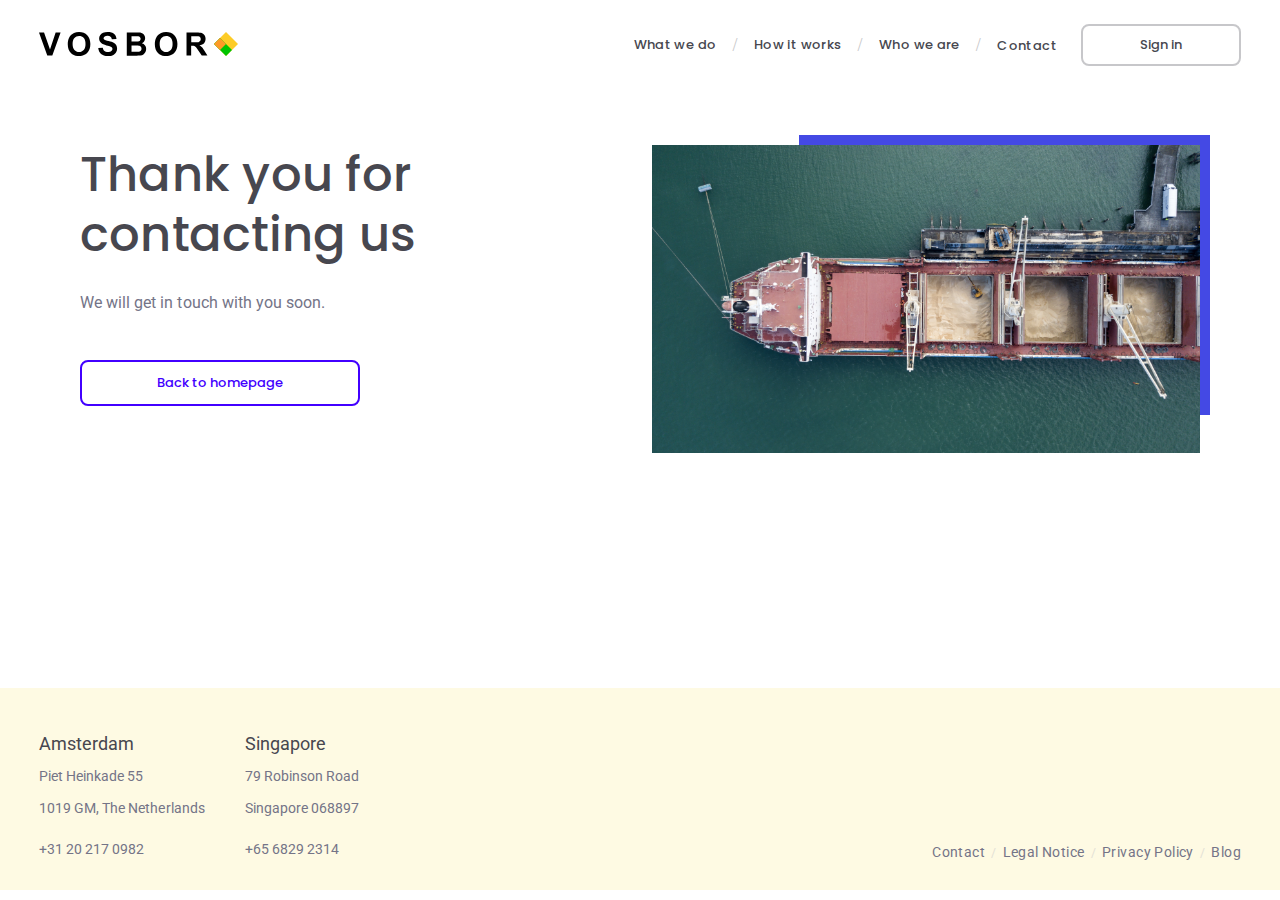
<file: response-ok/index.html>
<!DOCTYPE html><html><head><meta charSet="utf-8"/><meta http-equiv="x-ua-compatible" content="ie=edge"/><meta name="viewport" content="width=device-width, initial-scale=1, shrink-to-fit=no"/><meta name="version" content="3.0"/><meta data-react-helmet="true" charSet="utf-8"/><meta data-react-helmet="true" name="description" content=" Vosbor is a grain and oilseed trading platform. Discover how we foster transparency in global agricultural commodity markets. "/><meta data-react-helmet="true" name="keywords" content="commodity trading, commodity, blockchain, market, grain, oilseed, agriculture, agricultural commodities"/><meta data-react-helmet="true" property="og:title" content="Vosbor - The agricultural commodity trading platform"/><meta data-react-helmet="true" property="og:description" content="Vosbor is a grain and oilseed trading platform. Discover how we foster transparency in global agricultural commodity markets."/><meta data-react-helmet="true" property="og:type" content="website"/><meta data-react-helmet="true" property="og:url" content="https://www.vosbor.com/"/><meta data-react-helmet="true" name="robots" content="index, follow"/><style data-href="/styles.9399bb70e638437be671.css" data-identity="gatsby-global-css">a,abbr,acronym,address,applet,article,aside,audio,b,big,blockquote,body,canvas,caption,center,cite,code,dd,del,details,dfn,div,dl,dt,em,embed,fieldset,figcaption,figure,footer,form,h1,h2,h3,h4,h5,h6,header,hgroup,html,i,iframe,img,ins,kbd,label,legend,li,mark,menu,nav,object,ol,output,p,pre,q,ruby,s,samp,section,small,span,strike,strong,sub,summary,sup,table,tbody,td,tfoot,th,thead,time,tr,tt,u,ul,var,video{-webkit-margin-before:0;-webkit-margin-after:0;border:0;font-size:100%;font:inherit;margin:0;margin-block-end:0;margin-block-start:0;padding:0;vertical-align:baseline}article,aside,details,figcaption,figure,footer,header,hgroup,menu,nav,section{display:block}body{line-height:1}ol,ul{list-style:none}blockquote,q{quotes:none}blockquote:after,blockquote:before,q:after,q:before{content:"";content:none}table{border-collapse:collapse;border-spacing:0}*{-webkit-font-smoothing:antialiased;-moz-osx-font-smoothing:grayscale}body,html{-webkit-tap-highlight-color:rgba(0,0,0,0);border:0;font-family:Roboto;margin:0;padding:0;scroll-behavior:smooth;-webkit-user-select:none;user-select:none}@media(max-width:975px){.mobile-hidden{display:none!important}}@media(min-width:768px){.mobile-visible{display:none!important}}@media(max-width:1365px){.tablet-hidden{display:none!important}}@media(min-width:1366px){.tablet-visible{display:none!important}}.even-section{background:#fefae3}a{color:#747487}@-webkit-keyframes rotating{0%{-webkit-transform:rotate(0deg);transform:rotate(0deg)}to{-webkit-transform:rotate(1turn);transform:rotate(1turn)}}@keyframes rotating{0%{-webkit-transform:rotate(0deg);transform:rotate(0deg)}to{-webkit-transform:rotate(1turn);transform:rotate(1turn)}}</style><style>.gatsby-image-wrapper{position:relative;overflow:hidden}.gatsby-image-wrapper picture.object-fit-polyfill{position:static!important}.gatsby-image-wrapper img{bottom:0;height:100%;left:0;margin:0;max-width:none;padding:0;position:absolute;right:0;top:0;width:100%;object-fit:cover}.gatsby-image-wrapper [data-main-image]{opacity:0;transform:translateZ(0);transition:opacity .25s linear;will-change:opacity}.gatsby-image-wrapper-constrained{display:inline-block;vertical-align:top}</style><noscript><style>.gatsby-image-wrapper noscript [data-main-image]{opacity:1!important}.gatsby-image-wrapper [data-placeholder-image]{opacity:0!important}</style></noscript><script type="module">const e="undefined"!=typeof HTMLImageElement&&"loading"in HTMLImageElement.prototype;e&&document.body.addEventListener("load",(function(e){const t=e.target;if(void 0===t.dataset.mainImage)return;if(void 0===t.dataset.gatsbyImageSsr)return;let a=null,n=t;for(;null===a&&n;)void 0!==n.parentNode.dataset.gatsbyImageWrapper&&(a=n.parentNode),n=n.parentNode;const o=a.querySelector("[data-placeholder-image]"),r=new Image;r.src=t.currentSrc,r.decode().catch((()=>{})).then((()=>{t.style.opacity=1,o&&(o.style.opacity=0,o.style.transition="opacity 500ms linear")}))}),!0);</script><style data-styled="" data-styled-version="5.3.11">.kyTcuj{padding:30px 35px 25px;display:-webkit-box;display:-webkit-flex;display:-ms-flexbox;display:flex;-webkit-align-items:center;-webkit-box-align:center;-ms-flex-align:center;align-items:center;-webkit-flex-direction:column;-ms-flex-direction:column;flex-direction:column;gap:42px;}/*!sc*/
@media (min-width:768px){.kyTcuj{padding:40px 39px 25px;-webkit-flex-direction:row;-ms-flex-direction:row;flex-direction:row;-webkit-align-items:flex-end;-webkit-box-align:flex-end;-ms-flex-align:flex-end;align-items:flex-end;-webkit-box-pack:justify;-webkit-justify-content:space-between;-ms-flex-pack:justify;justify-content:space-between;}}/*!sc*/
@media (min-width:1366px){.kyTcuj{padding:40px 80px 25px;}}/*!sc*/
@media (min-width:1919px){.kyTcuj{padding:50px 100px 25px;}}/*!sc*/
data-styled.g1[id="footer__FooterContainer-sc-164g705-0"]{content:"kyTcuj,"}/*!sc*/
.sQmCu{display:-webkit-box;display:-webkit-flex;display:-ms-flexbox;display:flex;-webkit-align-items:stretch;-webkit-box-align:stretch;-ms-flex-align:stretch;align-items:stretch;gap:40px;}/*!sc*/
data-styled.g3[id="footer__AddressList-sc-164g705-2"]{content:"sQmCu,"}/*!sc*/
.ldNqOC{display:-webkit-box;display:-webkit-flex;display:-ms-flexbox;display:flex;-webkit-flex-direction:column;-ms-flex-direction:column;flex-direction:column;}/*!sc*/
data-styled.g4[id="footer__Address-sc-164g705-3"]{content:"ldNqOC,"}/*!sc*/
.inCbHJ{font-family:Roboto;font-style:normal;font-weight:normal;line-height:32px;-webkit-letter-spacing:0.002em;-moz-letter-spacing:0.002em;-ms-letter-spacing:0.002em;letter-spacing:0.002em;color:#47474f;font-size:16px;}/*!sc*/
@media (min-width:768px){.inCbHJ{font-size:18px;}}/*!sc*/
@media (min-width:1919px){.inCbHJ{font-size:24px;}}/*!sc*/
data-styled.g5[id="footer__AddressTitle-sc-164g705-4"]{content:"inCbHJ,"}/*!sc*/
.crRXfP{font-family:"Roboto";font-style:normal;font-weight:normal;line-height:32px;-webkit-letter-spacing:0.002em;-moz-letter-spacing:0.002em;-ms-letter-spacing:0.002em;letter-spacing:0.002em;color:#747487;font-size:14px;}/*!sc*/
@media (min-width:1366px){.crRXfP{font-size:16px;}}/*!sc*/
data-styled.g6[id="footer__AddressLine-sc-164g705-5"]{content:"crRXfP,"}/*!sc*/
.ZUcql{font-family:Roboto;font-style:normal;font-weight:normal;line-height:32px;-webkit-letter-spacing:0.002em;-moz-letter-spacing:0.002em;-ms-letter-spacing:0.002em;letter-spacing:0.002em;margin-top:9px;-webkit-text-decoration:none;text-decoration:none;color:#747487;font-size:14px;}/*!sc*/
@media (min-width:1366px){.ZUcql{font-size:16px;}}/*!sc*/
data-styled.g7[id="footer__Phone-sc-164g705-6"]{content:"ZUcql,"}/*!sc*/
.cLNOXf{font-family:Roboto;font-style:normal;font-weight:400;font-size:12px;line-height:20px;-webkit-letter-spacing:0.03em;-moz-letter-spacing:0.03em;-ms-letter-spacing:0.03em;letter-spacing:0.03em;color:#747487;-webkit-text-decoration:none;text-decoration:none;}/*!sc*/
.cLNOXf:not(:last-child)::after{content:"/";color:#c8c8ca;display:inline-block;vertical-align:middle;opacity:0.5;padding:0 6px;font-size:12px;line-height:20px;}/*!sc*/
@media (min-width:1366px){.cLNOXf:not(:last-child)::after{padding:0 8px;}}/*!sc*/
@media (min-width:1366px){.cLNOXf:not(:last-child)::after{padding:0 18px;font-size:14px;line-height:26px;}}/*!sc*/
@media (min-width:1919px){.cLNOXf:not(:last-child)::after{font-size:16px;line-height:28px;}}/*!sc*/
@media (min-width:768px){.cLNOXf{font-size:14px;line-height:26px;}}/*!sc*/
@media (min-width:1919px){.cLNOXf{font-size:16px;line-height:28px;}}/*!sc*/
data-styled.g8[id="footer__FooterLink-sc-164g705-7"]{content:"cLNOXf,"}/*!sc*/
.kJDmzK{display:-webkit-box;display:-webkit-flex;display:-ms-flexbox;display:flex;-webkit-flex-direction:column;-ms-flex-direction:column;flex-direction:column;padding:100px 24px 40px;min-height:calc(100vh - 212px);box-sizing:border-box;gap:24px;}/*!sc*/
@media (min-width:768px){.kJDmzK{-webkit-flex-direction:row;-ms-flex-direction:row;flex-direction:row;padding:145px 80px 96px;}.kJDmzK > *{width:50%;box-sizing:border-box;position:relative;}}/*!sc*/
@media (min-width:1919px){.kJDmzK{padding:217px 100px 68px 121px;}}/*!sc*/
data-styled.g10[id="form-sections__FormSection-sc-17qgm9q-0"]{content:"kJDmzK,"}/*!sc*/
.bnePAx{font-family:"Poppins";font-style:normal;font-weight:500;font-size:32px;line-height:124%;-webkit-letter-spacing:0.005em;-moz-letter-spacing:0.005em;-ms-letter-spacing:0.005em;letter-spacing:0.005em;color:#47474f;padding-bottom:24px;}/*!sc*/
@media (min-width:768px){.bnePAx{font-size:48px;}}/*!sc*/
@media (min-width:1919px){.bnePAx{font-size:64px;}}/*!sc*/
data-styled.g11[id="form-sections__FormTitle-sc-17qgm9q-1"]{content:"bnePAx,"}/*!sc*/
.MTjij{font-family:"Roboto";font-style:normal;font-weight:normal;font-size:14px;line-height:28px;-webkit-letter-spacing:0.002em;-moz-letter-spacing:0.002em;-ms-letter-spacing:0.002em;letter-spacing:0.002em;color:#747487;}/*!sc*/
@media (min-width:768px){.MTjij{font-size:16px;line-height:30px;}}/*!sc*/
@media (min-width:1919px){.MTjij{font-size:18px;line-height:36px;}}/*!sc*/
data-styled.g13[id="form-sections__FormText-sc-17qgm9q-3"]{content:"MTjij,"}/*!sc*/
.jILaPc{width:160px;box-sizing:border-box;-webkit-text-decoration:none;text-decoration:none;display:inline-block;text-align:center;white-space:nowrap;padding:0;border-width:2px;border-style:solid;border-radius:8px;font-family:"Poppins";font-weight:500;font-size:13px;height:42px;line-height:38px;}/*!sc*/
@media (min-width:1366px){.jILaPc{font-size:15px;height:44px;line-height:40px;}}/*!sc*/
@media (min-width:1919px){.jILaPc{font-size:18px;height:48px;line-height:44px;}}/*!sc*/
data-styled.g18[id="ButtonLink__BaseButtonLink-sc-1ebrgby-0"]{content:"jILaPc,"}/*!sc*/
.kvBiqq{width:160px;box-sizing:border-box;-webkit-text-decoration:none;text-decoration:none;display:inline-block;text-align:center;white-space:nowrap;padding:0;border-width:2px;border-style:solid;border-radius:8px;font-family:"Poppins";font-weight:500;font-size:13px;height:46px;line-height:42px;cursor:pointer;background:#fff;border:2px solid #4200ff;color:#4200ff;}/*!sc*/
@media (min-width:1366px){.kvBiqq{font-size:15px;height:48px;line-height:44px;}}/*!sc*/
@media (min-width:1919px){.kvBiqq{font-size:18px;height:52px;line-height:48px;}}/*!sc*/
.kvBiqq:hover{background:#4200ff;color:#fff;}/*!sc*/
@media (min-width:768px){.kvBiqq{-webkit-align-self:end;-ms-flex-item-align:end;align-self:end;}}/*!sc*/
.kvBiqq:disabled{opacity:0.5;}/*!sc*/
data-styled.g19[id="ButtonLink__SubmitButton-sc-1ebrgby-1"]{content:"kvBiqq,"}/*!sc*/
.hhJYSo{z-index:1;padding:24px;display:-webkit-box;display:-webkit-flex;display:-ms-flexbox;display:flex;-webkit-box-pack:justify;-webkit-justify-content:space-between;-ms-flex-pack:justify;justify-content:space-between;-webkit-align-items:center;-webkit-box-align:center;-ms-flex-align:center;align-items:center;position:absolute;top:0;right:0;left:0;}/*!sc*/
.hhJYSo .links{display:-webkit-box;display:-webkit-flex;display:-ms-flexbox;display:flex;-webkit-align-items:center;-webkit-box-align:center;-ms-flex-align:center;align-items:center;-webkit-flex-wrap:wrap;-ms-flex-wrap:wrap;flex-wrap:wrap;-webkit-box-pack:end;-webkit-justify-content:flex-end;-ms-flex-pack:end;justify-content:flex-end;}/*!sc*/
@media (min-width:768px){.hhJYSo{padding:24px 39px;}}/*!sc*/
@media (min-width:1366px){.hhJYSo{padding:24px 40px;}}/*!sc*/
@media (min-width:1919px){.hhJYSo{padding:24px 68px;}}/*!sc*/
data-styled.g20[id="header__Header-sc-vh8ctx-0"]{content:"hhJYSo,"}/*!sc*/
.fjgqjF{font-family:"Poppins";font-style:normal;font-weight:500;font-size:14px;line-height:21px;-webkit-letter-spacing:0.03em;-moz-letter-spacing:0.03em;-ms-letter-spacing:0.03em;letter-spacing:0.03em;color:#47474F;-webkit-text-decoration:none;text-decoration:none;-webkit-transition-property:color;transition-property:color;-webkit-transition-duration:0.3s;transition-duration:0.3s;}/*!sc*/
.fjgqjF:hover{color:rgb(71 71 79 / 75%);}/*!sc*/
.fjgqjF.separator::after{content:"/";color:#C8C8CA;opacity:1;display:inline-block;vertical-align:middle;font-family:"Montserrat";line-height:22px;padding:0 16px;font-size:18px;}/*!sc*/
@media (min-width:1366px){.fjgqjF.separator::after{font-size:24px;padding:0 24px;}}/*!sc*/
.fjgqjF.separator::after:hover{opacity:1;}/*!sc*/
@media (min-width:768px){.fjgqjF{font-size:13px;}}/*!sc*/
@media (min-width:1366px){.fjgqjF{font-size:15px;}}/*!sc*/
@media (min-width:1919px){.fjgqjF{font-size:18px;}}/*!sc*/
data-styled.g21[id="header__HeaderLink-sc-vh8ctx-1"]{content:"fjgqjF,"}/*!sc*/
.ckjntT{border-color:rgba(255,255,255,0.33);margin-left:24px;color:#47474F;border-color:rgba(71,71,79,0.3);}/*!sc*/
@media (min-width:1366px){.ckjntT{margin-left:50px;}}/*!sc*/
.ckjntT:hover,.ckjntT:active{background:linear-gradient(270deg,#373cd9 2.12%,#243afa 97.88%);border-color:transparent;color:#ffffff;}/*!sc*/
data-styled.g22[id="header__ButtonLink-sc-vh8ctx-2"]{content:"ckjntT,"}/*!sc*/
.dBisuo{position:relative;}/*!sc*/
.dBisuo::before{content:"";background:#4449e4;position:absolute;width:75%;height:90%;top:-10px;right:-10px;}/*!sc*/
.dBisuo > *{isolation:isolate;}/*!sc*/
data-styled.g46[id="FramedPicture__PictureWrapper-sc-15s0j2s-0"]{content:"dBisuo,"}/*!sc*/
.loBzXc{margin-top:42px;width:280px;}/*!sc*/
data-styled.g47[id="response-ok__StyledSubmitButton-sc-hmoonx-0"]{content:"loBzXc,"}/*!sc*/
.iEeLTw{margin-top:64px;}/*!sc*/
@media (min-width:768px){.iEeLTw{margin-top:0;}}/*!sc*/
data-styled.g48[id="response-ok__ImageWrapper-sc-hmoonx-1"]{content:"iEeLTw,"}/*!sc*/
.jDtkte{width:100%;}/*!sc*/
@media (min-width:768px){.jDtkte{max-width:593px;}}/*!sc*/
@media (min-width:1366px){.jDtkte{max-width:850px;}}/*!sc*/
data-styled.g49[id="response-ok__ResponsiveImg-sc-hmoonx-2"]{content:"jDtkte,"}/*!sc*/
</style><link rel="sitemap" type="application/xml" href="/sitemap/sitemap-index.xml"/><title data-react-helmet="true">Vosbor - The agricultural commodity trading platform</title><link data-react-helmet="true" rel="canonical" href="https://www.vosbor.com/"/><link href="https://fonts.googleapis.com/css?family=Poppins:100,200,300,400,500,600|Roboto:100,200,300,400,500,600|IBM+Plex+Mono:100,200,300,400,500,600&amp;display=swap" rel="stylesheet"/><link rel="icon" href="/favicon-32x32.png?v=21c7173ac2f4953a804b70d35e9499ad" type="image/png"/><link rel="manifest" href="/manifest.webmanifest" crossorigin="anonymous"/><link rel="apple-touch-icon" sizes="48x48" href="/icons/icon-48x48.png?v=21c7173ac2f4953a804b70d35e9499ad"/><link rel="apple-touch-icon" sizes="72x72" href="/icons/icon-72x72.png?v=21c7173ac2f4953a804b70d35e9499ad"/><link rel="apple-touch-icon" sizes="96x96" href="/icons/icon-96x96.png?v=21c7173ac2f4953a804b70d35e9499ad"/><link rel="apple-touch-icon" sizes="144x144" href="/icons/icon-144x144.png?v=21c7173ac2f4953a804b70d35e9499ad"/><link rel="apple-touch-icon" sizes="192x192" href="/icons/icon-192x192.png?v=21c7173ac2f4953a804b70d35e9499ad"/><link rel="apple-touch-icon" sizes="256x256" href="/icons/icon-256x256.png?v=21c7173ac2f4953a804b70d35e9499ad"/><link rel="apple-touch-icon" sizes="384x384" href="/icons/icon-384x384.png?v=21c7173ac2f4953a804b70d35e9499ad"/><link rel="apple-touch-icon" sizes="512x512" href="/icons/icon-512x512.png?v=21c7173ac2f4953a804b70d35e9499ad"/><link rel="alternate" type="application/rss+xml" title="Vosbor Blog" href="/rss.xml"/></head><body><noscript><iframe src="https://www.googletagmanager.com/ns.html?id=GTM-PGRDJVG" height="0" width="0" style="display:none;visibility:hidden"></iframe></noscript><div id="___gatsby"><div style="outline:none" tabindex="-1" id="gatsby-focus-wrapper"><main><header class="header__Header-sc-vh8ctx-0 hhJYSo"><a href="/"><svg width="200" height="24" viewBox="0 0 200 24" fill="none"><g clip-path="url(#clip0_995_800)"><path d="M16.648 0.403381L10.9978 17.5462L5.04486 0.403381H0L8.27357 23.5967H13.3184L21.592 0.403381H16.648Z" fill="black"></path><path d="M28.7556 12.2017C28.7556 9.88235 29.1592 7.86555 29.8655 6.2521C30.37 5.04202 31.0763 3.93277 31.9843 3.02521C32.8924 2.11765 33.9014 1.41176 35.0112 0.907563C36.4238 0.302521 38.1391 0 40.0561 0C43.4866 0 46.2108 1.10924 48.2288 3.22689C50.2467 5.34454 51.3566 8.26891 51.3566 12.1008C51.3566 15.8319 50.3476 18.7563 48.3297 20.874C46.3117 22.9916 43.5875 24.1008 40.157 24.1008C36.7265 24.1008 34.0023 23.0924 31.8834 20.9748C29.7646 18.7563 28.7556 15.8319 28.7556 12.2017ZM33.5987 12C33.5987 14.6219 34.2041 16.6387 35.4148 17.9496C36.6256 19.2605 38.1391 19.9664 40.0561 19.9664C41.9732 19.9664 43.4866 19.2605 44.6974 17.9496C45.9081 16.6387 46.5135 14.6219 46.5135 11.8992C46.5135 9.27731 45.9081 7.26051 44.7983 5.94958C43.4866 4.63866 41.9732 4.03361 40.0561 4.03361C38.1391 4.03361 36.5247 4.7395 35.4148 6.05042C34.2041 7.36135 33.5987 9.27731 33.5987 12Z" fill="black"></path><path d="M59.2268 16.0336L63.7672 15.6303C64.0699 17.1429 64.5744 18.2521 65.4824 18.958C66.2896 19.6639 67.5004 20.0672 68.9129 20.0672C70.4264 20.0672 71.5363 19.7647 72.3434 19.0588C73.1506 18.4538 73.4533 17.6471 73.4533 16.8403C73.4533 16.3361 73.2515 15.8319 72.9488 15.4286C72.6461 15.0252 72.0408 14.7227 71.2336 14.4202C70.7291 14.2185 69.4174 13.916 67.5004 13.4118C64.9779 12.8067 63.2627 12 62.2537 11.0924C60.8412 9.78151 60.1349 8.26891 60.1349 6.45378C60.1349 5.2437 60.4376 4.13445 61.1439 3.12605C61.8501 2.11765 62.7582 1.31092 64.0699 0.806723C65.2806 0.302521 66.7941 0 68.6102 0C71.5363 0 73.756 0.605042 75.1686 1.91597C76.682 3.22689 77.3883 4.94118 77.4892 7.05882L72.8479 7.2605C72.6461 6.05042 72.2425 5.2437 71.5363 4.63866C70.83 4.13445 69.9219 3.83193 68.6102 3.83193C67.2986 3.83193 66.1887 4.13445 65.3815 4.63866C64.8771 5.04202 64.5744 5.54622 64.5744 6.15126C64.5744 6.65546 64.7762 7.15966 65.2806 7.56303C65.886 8.06723 67.2986 8.57143 69.6192 9.07563C71.9399 9.57983 73.5542 10.1849 74.6641 10.7899C75.774 11.395 76.5811 12.2017 77.1865 13.1092C77.7919 14.1176 78.0946 15.3277 78.0946 16.8403C78.0946 18.1513 77.691 19.4622 76.9847 20.5714C76.2784 21.7815 75.1686 22.5882 73.8569 23.1933C72.5452 23.7983 70.83 24 68.812 24C65.886 24 63.6663 23.2941 62.0519 21.9832C60.5385 20.6723 59.5295 18.6555 59.2268 16.0336Z" fill="black"></path><path d="M87.7805 0.403381H97.0631C98.8792 0.403381 100.292 0.504222 101.2 0.605062C102.108 0.806743 102.915 1.10926 103.621 1.61347C104.328 2.11767 104.933 2.72271 105.438 3.52943C105.942 4.33615 106.144 5.24372 106.144 6.25212C106.144 7.36136 105.841 8.36977 105.236 9.27733C104.63 10.1849 103.823 10.8908 102.814 11.2941C104.227 11.6975 105.337 12.4034 106.043 13.4118C106.85 14.4202 107.153 15.5294 107.153 16.9412C107.153 17.9496 106.951 19.0588 106.447 20.0672C105.942 21.0756 105.236 21.8824 104.429 22.4874C103.621 23.0925 102.512 23.4958 101.301 23.5967C100.494 23.6975 98.6774 23.6975 95.6505 23.7983H87.7805V0.403381ZM92.5227 4.23531V9.57985H95.5496C97.3658 9.57985 98.4756 9.57985 98.9801 9.47901C99.7873 9.37817 100.393 9.07565 100.897 8.67229C101.402 8.16809 101.603 7.56305 101.603 6.85716C101.603 6.15128 101.402 5.54624 100.998 5.14288C100.594 4.73952 99.9891 4.43699 99.1819 4.33615C98.6774 4.23531 97.3658 4.23531 95.146 4.23531H92.5227ZM92.5227 13.5126V19.7647H96.8613C98.5765 19.7647 99.5855 19.7647 100.09 19.6639C100.796 19.563 101.402 19.2605 101.805 18.7563C102.209 18.2521 102.512 17.6471 102.512 16.7395C102.512 16.0336 102.31 15.4286 102.007 14.9244C101.704 14.4202 101.2 14.1177 100.494 13.8151C99.8882 13.6135 98.4756 13.5126 96.3568 13.5126H92.5227Z" fill="black"></path><path d="M115.83 12.2017C115.83 9.88235 116.234 7.86555 116.94 6.2521C117.444 5.04202 118.151 4.03361 119.059 3.02521C119.967 2.11765 120.976 1.41176 122.086 0.907563C123.498 0.302521 125.214 0 127.131 0C130.561 0 133.285 1.10924 135.303 3.22689C137.321 5.34454 138.431 8.26891 138.431 12.1008C138.431 15.8319 137.422 18.7563 135.404 20.874C133.386 22.9916 130.662 24.1008 127.231 24.1008C123.801 24.1008 121.077 23.0924 118.958 20.9748C116.839 18.7563 115.83 15.8319 115.83 12.2017ZM120.673 12C120.673 14.6219 121.279 16.6387 122.489 17.9496C123.7 19.2605 125.214 19.9664 127.131 19.9664C129.048 19.9664 130.561 19.2605 131.772 17.9496C132.983 16.6387 133.588 14.6219 133.588 11.8992C133.588 9.27731 132.983 7.26051 131.873 5.94958C130.561 4.63866 129.048 4.03361 127.131 4.03361C125.214 4.03361 123.599 4.7395 122.489 6.05042C121.279 7.36135 120.673 9.27731 120.673 12Z" fill="black"></path><path d="M147.512 23.5967V0.403381H157.4C159.922 0.403381 161.637 0.605062 162.848 1.00842C163.958 1.41178 164.866 2.21851 165.572 3.22691C166.279 4.33615 166.581 5.54624 166.581 6.85716C166.581 8.57145 166.077 10.0841 165.068 11.1933C164.059 12.3025 162.545 13.0084 160.427 13.3109C161.436 13.916 162.243 14.521 162.949 15.2269C163.655 15.9328 164.462 17.1429 165.572 18.958L168.397 23.4958H162.747L159.317 18.4538C158.106 16.6387 157.299 15.5294 156.794 15.0252C156.391 14.521 155.886 14.2185 155.382 14.0168C154.877 13.8151 154.07 13.7143 153.061 13.7143H152.153V23.395H147.512V23.5967ZM152.254 10.1849H155.684C157.904 10.1849 159.317 10.0841 159.922 9.88237C160.527 9.68069 160.931 9.37817 161.234 8.87397C161.536 8.36977 161.738 7.86557 161.738 7.15968C161.738 6.35296 161.536 5.74792 161.133 5.24372C160.729 4.73952 160.124 4.437 159.317 4.33615C158.913 4.23531 157.803 4.23531 155.886 4.23531H152.254V10.1849Z" fill="black"></path><path d="M187 0L199 12L187 24L175 12L187 0Z" fill="#FDCC27"></path><path d="M181 5.99971L193 17.9997L187 23.9997L175 11.9997L181 5.99971Z" fill="#00C400"></path><path d="M181 5.99971L187 11.9997L181 17.9997L175 11.9997L181 5.99971Z" fill="#FD9A27"></path></g><defs><clipPath id="clip0_995_800"><rect width="200" height="24" fill="white"></rect></clipPath></defs></svg></a><div class="links"><a id="what_we_do" href="/#whatwedo" class="header__HeaderLink-sc-vh8ctx-1 fjgqjF separator mobile-hidden">What we do</a><a id="how_it_works" href="/#howitworks" class="header__HeaderLink-sc-vh8ctx-1 fjgqjF separator mobile-hidden">How it works</a><a id="who_we_are" href="/#whoweare" class="header__HeaderLink-sc-vh8ctx-1 fjgqjF separator mobile-hidden">Who we are</a><a id="contact" href="/contact" class="header__HeaderLink-sc-vh8ctx-1 fjgqjF">Contact</a><a id="login_button" href="https://exchange.vosbor.com/" class="ButtonLink__BaseButtonLink-sc-1ebrgby-0 header__ButtonLink-sc-vh8ctx-2 jILaPc ckjntT mobile-hidden">Sign in</a></div></header><section class="form-sections__FormSection-sc-17qgm9q-0 kJDmzK"><div><h1 class="form-sections__FormTitle-sc-17qgm9q-1 bnePAx">Thank you for contacting us</h1><div class="form-sections__FormText-sc-17qgm9q-3 MTjij">We will get in touch with you soon.</div><a href="/"><button class="ButtonLink__SubmitButton-sc-1ebrgby-1 response-ok__StyledSubmitButton-sc-hmoonx-0 kvBiqq loBzXc">Back to homepage</button></a></div><div class="response-ok__ImageWrapper-sc-hmoonx-1 iEeLTw"><div color="#4449e4" class="FramedPicture__PictureWrapper-sc-15s0j2s-0 dBisuo"><source media="(min-width: 1366px)" srcSet="/static/trading_l-94005659d9c351f69d5b3fe73cae203f.png"/><source media="(min-width: 768px)" srcSet="/static/trading_l-94005659d9c351f69d5b3fe73cae203f.png"/><img src="/static/trading_l-94005659d9c351f69d5b3fe73cae203f.png" class="response-ok__ResponsiveImg-sc-hmoonx-2 jDtkte"/></div></div></section><footer class="footer__FooterContainer-sc-164g705-0 kyTcuj even-section"><div class="footer__AddressWrapper-sc-164g705-1 tgQgX"><div class="footer__AddressList-sc-164g705-2 sQmCu"><address class="footer__Address-sc-164g705-3 ldNqOC"><h4 class="footer__AddressTitle-sc-164g705-4 inCbHJ">Amsterdam</h4><span class="footer__AddressLine-sc-164g705-5 crRXfP">Piet Heinkade 55</span><span class="footer__AddressLine-sc-164g705-5 crRXfP">1019 GM, The Netherlands</span><a class="footer__Phone-sc-164g705-6 ZUcql">+31 20 217 0982</a></address><address class="footer__Address-sc-164g705-3 ldNqOC"><h4 class="footer__AddressTitle-sc-164g705-4 inCbHJ">Singapore</h4><span class="footer__AddressLine-sc-164g705-5 crRXfP">79 Robinson Road</span><span class="footer__AddressLine-sc-164g705-5 crRXfP">Singapore 068897</span><a class="footer__Phone-sc-164g705-6 ZUcql">+65 6829 2314</a></address></div></div><div class="links"><a href="/contact" class="footer__FooterLink-sc-164g705-7 cLNOXf">Contact</a><a href="/legal-notice" class="footer__FooterLink-sc-164g705-7 cLNOXf">Legal Notice</a><a href="/privacy-policy#" class="footer__FooterLink-sc-164g705-7 cLNOXf">Privacy Policy</a><a href="/blog" class="footer__FooterLink-sc-164g705-7 cLNOXf">Blog</a></div><a class="tablet-hidden" style="min-width:360px;text-align:right" href="/"><svg width="200" height="24" viewBox="0 0 200 24" fill="none"><g clip-path="url(#clip0_995_800)"><path d="M16.648 0.403381L10.9978 17.5462L5.04486 0.403381H0L8.27357 23.5967H13.3184L21.592 0.403381H16.648Z" fill="black"></path><path d="M28.7556 12.2017C28.7556 9.88235 29.1592 7.86555 29.8655 6.2521C30.37 5.04202 31.0763 3.93277 31.9843 3.02521C32.8924 2.11765 33.9014 1.41176 35.0112 0.907563C36.4238 0.302521 38.1391 0 40.0561 0C43.4866 0 46.2108 1.10924 48.2288 3.22689C50.2467 5.34454 51.3566 8.26891 51.3566 12.1008C51.3566 15.8319 50.3476 18.7563 48.3297 20.874C46.3117 22.9916 43.5875 24.1008 40.157 24.1008C36.7265 24.1008 34.0023 23.0924 31.8834 20.9748C29.7646 18.7563 28.7556 15.8319 28.7556 12.2017ZM33.5987 12C33.5987 14.6219 34.2041 16.6387 35.4148 17.9496C36.6256 19.2605 38.1391 19.9664 40.0561 19.9664C41.9732 19.9664 43.4866 19.2605 44.6974 17.9496C45.9081 16.6387 46.5135 14.6219 46.5135 11.8992C46.5135 9.27731 45.9081 7.26051 44.7983 5.94958C43.4866 4.63866 41.9732 4.03361 40.0561 4.03361C38.1391 4.03361 36.5247 4.7395 35.4148 6.05042C34.2041 7.36135 33.5987 9.27731 33.5987 12Z" fill="black"></path><path d="M59.2268 16.0336L63.7672 15.6303C64.0699 17.1429 64.5744 18.2521 65.4824 18.958C66.2896 19.6639 67.5004 20.0672 68.9129 20.0672C70.4264 20.0672 71.5363 19.7647 72.3434 19.0588C73.1506 18.4538 73.4533 17.6471 73.4533 16.8403C73.4533 16.3361 73.2515 15.8319 72.9488 15.4286C72.6461 15.0252 72.0408 14.7227 71.2336 14.4202C70.7291 14.2185 69.4174 13.916 67.5004 13.4118C64.9779 12.8067 63.2627 12 62.2537 11.0924C60.8412 9.78151 60.1349 8.26891 60.1349 6.45378C60.1349 5.2437 60.4376 4.13445 61.1439 3.12605C61.8501 2.11765 62.7582 1.31092 64.0699 0.806723C65.2806 0.302521 66.7941 0 68.6102 0C71.5363 0 73.756 0.605042 75.1686 1.91597C76.682 3.22689 77.3883 4.94118 77.4892 7.05882L72.8479 7.2605C72.6461 6.05042 72.2425 5.2437 71.5363 4.63866C70.83 4.13445 69.9219 3.83193 68.6102 3.83193C67.2986 3.83193 66.1887 4.13445 65.3815 4.63866C64.8771 5.04202 64.5744 5.54622 64.5744 6.15126C64.5744 6.65546 64.7762 7.15966 65.2806 7.56303C65.886 8.06723 67.2986 8.57143 69.6192 9.07563C71.9399 9.57983 73.5542 10.1849 74.6641 10.7899C75.774 11.395 76.5811 12.2017 77.1865 13.1092C77.7919 14.1176 78.0946 15.3277 78.0946 16.8403C78.0946 18.1513 77.691 19.4622 76.9847 20.5714C76.2784 21.7815 75.1686 22.5882 73.8569 23.1933C72.5452 23.7983 70.83 24 68.812 24C65.886 24 63.6663 23.2941 62.0519 21.9832C60.5385 20.6723 59.5295 18.6555 59.2268 16.0336Z" fill="black"></path><path d="M87.7805 0.403381H97.0631C98.8792 0.403381 100.292 0.504222 101.2 0.605062C102.108 0.806743 102.915 1.10926 103.621 1.61347C104.328 2.11767 104.933 2.72271 105.438 3.52943C105.942 4.33615 106.144 5.24372 106.144 6.25212C106.144 7.36136 105.841 8.36977 105.236 9.27733C104.63 10.1849 103.823 10.8908 102.814 11.2941C104.227 11.6975 105.337 12.4034 106.043 13.4118C106.85 14.4202 107.153 15.5294 107.153 16.9412C107.153 17.9496 106.951 19.0588 106.447 20.0672C105.942 21.0756 105.236 21.8824 104.429 22.4874C103.621 23.0925 102.512 23.4958 101.301 23.5967C100.494 23.6975 98.6774 23.6975 95.6505 23.7983H87.7805V0.403381ZM92.5227 4.23531V9.57985H95.5496C97.3658 9.57985 98.4756 9.57985 98.9801 9.47901C99.7873 9.37817 100.393 9.07565 100.897 8.67229C101.402 8.16809 101.603 7.56305 101.603 6.85716C101.603 6.15128 101.402 5.54624 100.998 5.14288C100.594 4.73952 99.9891 4.43699 99.1819 4.33615C98.6774 4.23531 97.3658 4.23531 95.146 4.23531H92.5227ZM92.5227 13.5126V19.7647H96.8613C98.5765 19.7647 99.5855 19.7647 100.09 19.6639C100.796 19.563 101.402 19.2605 101.805 18.7563C102.209 18.2521 102.512 17.6471 102.512 16.7395C102.512 16.0336 102.31 15.4286 102.007 14.9244C101.704 14.4202 101.2 14.1177 100.494 13.8151C99.8882 13.6135 98.4756 13.5126 96.3568 13.5126H92.5227Z" fill="black"></path><path d="M115.83 12.2017C115.83 9.88235 116.234 7.86555 116.94 6.2521C117.444 5.04202 118.151 4.03361 119.059 3.02521C119.967 2.11765 120.976 1.41176 122.086 0.907563C123.498 0.302521 125.214 0 127.131 0C130.561 0 133.285 1.10924 135.303 3.22689C137.321 5.34454 138.431 8.26891 138.431 12.1008C138.431 15.8319 137.422 18.7563 135.404 20.874C133.386 22.9916 130.662 24.1008 127.231 24.1008C123.801 24.1008 121.077 23.0924 118.958 20.9748C116.839 18.7563 115.83 15.8319 115.83 12.2017ZM120.673 12C120.673 14.6219 121.279 16.6387 122.489 17.9496C123.7 19.2605 125.214 19.9664 127.131 19.9664C129.048 19.9664 130.561 19.2605 131.772 17.9496C132.983 16.6387 133.588 14.6219 133.588 11.8992C133.588 9.27731 132.983 7.26051 131.873 5.94958C130.561 4.63866 129.048 4.03361 127.131 4.03361C125.214 4.03361 123.599 4.7395 122.489 6.05042C121.279 7.36135 120.673 9.27731 120.673 12Z" fill="black"></path><path d="M147.512 23.5967V0.403381H157.4C159.922 0.403381 161.637 0.605062 162.848 1.00842C163.958 1.41178 164.866 2.21851 165.572 3.22691C166.279 4.33615 166.581 5.54624 166.581 6.85716C166.581 8.57145 166.077 10.0841 165.068 11.1933C164.059 12.3025 162.545 13.0084 160.427 13.3109C161.436 13.916 162.243 14.521 162.949 15.2269C163.655 15.9328 164.462 17.1429 165.572 18.958L168.397 23.4958H162.747L159.317 18.4538C158.106 16.6387 157.299 15.5294 156.794 15.0252C156.391 14.521 155.886 14.2185 155.382 14.0168C154.877 13.8151 154.07 13.7143 153.061 13.7143H152.153V23.395H147.512V23.5967ZM152.254 10.1849H155.684C157.904 10.1849 159.317 10.0841 159.922 9.88237C160.527 9.68069 160.931 9.37817 161.234 8.87397C161.536 8.36977 161.738 7.86557 161.738 7.15968C161.738 6.35296 161.536 5.74792 161.133 5.24372C160.729 4.73952 160.124 4.437 159.317 4.33615C158.913 4.23531 157.803 4.23531 155.886 4.23531H152.254V10.1849Z" fill="black"></path><path d="M187 0L199 12L187 24L175 12L187 0Z" fill="#FDCC27"></path><path d="M181 5.99971L193 17.9997L187 23.9997L175 11.9997L181 5.99971Z" fill="#00C400"></path><path d="M181 5.99971L187 11.9997L181 17.9997L175 11.9997L181 5.99971Z" fill="#FD9A27"></path></g><defs><clipPath id="clip0_995_800"><rect width="200" height="24" fill="white"></rect></clipPath></defs></svg></a></footer></main></div><div id="gatsby-announcer" style="position:absolute;top:0;width:1px;height:1px;padding:0;overflow:hidden;clip:rect(0, 0, 0, 0);white-space:nowrap;border:0" aria-live="assertive" aria-atomic="true"></div></div><script id="gatsby-script-loader">/*<![CDATA[*/window.pagePath="/response-ok/";window.___webpackCompilationHash="62ed0c50cc7746de4acc";/*]]>*/</script><script id="gatsby-chunk-mapping">/*<![CDATA[*/window.___chunkMapping={"polyfill":["/polyfill-92f23a8be4aa924185b5.js"],"app":["/app-203038dd73872341a08a.js"],"component---src-pages-404-js":["/component---src-pages-404-js-ba633d0dafaf443fea1d.js"],"component---src-pages-blog-js":["/component---src-pages-blog-js-ce6fd01cc7f77e460764.js"],"component---src-pages-careers-js":["/component---src-pages-careers-js-6899a9b1af374171c47f.js"],"component---src-pages-contact-js":["/component---src-pages-contact-js-313d9124a5abaeb2256b.js"],"component---src-pages-index-js":["/component---src-pages-index-js-e2b566750792257c0908.js"],"component---src-pages-legal-notice-js":["/component---src-pages-legal-notice-js-db040c4b46288cc8530e.js"],"component---src-pages-markdown-remark-frontmatter-slug-js":["/component---src-pages-markdown-remark-frontmatter-slug-js-53f38166e0a60260281d.js"],"component---src-pages-press-js":["/component---src-pages-press-js-9b5a5efce2fb83f60c0c.js"],"component---src-pages-privacy-policy-js":["/component---src-pages-privacy-policy-js-cc3b2c5b70965c0d1c33.js"],"component---src-pages-response-ok-js":["/component---src-pages-response-ok-js-ced0609bcd42f40780f1.js"]};/*]]>*/</script><script src="/polyfill-92f23a8be4aa924185b5.js" nomodule=""></script><script src="/app-203038dd73872341a08a.js" async=""></script><script src="/framework-ca02116a6dfddfce5eb0.js" async=""></script><script src="/webpack-runtime-3abb663009b122f462c6.js" async=""></script></body></html>
</file>
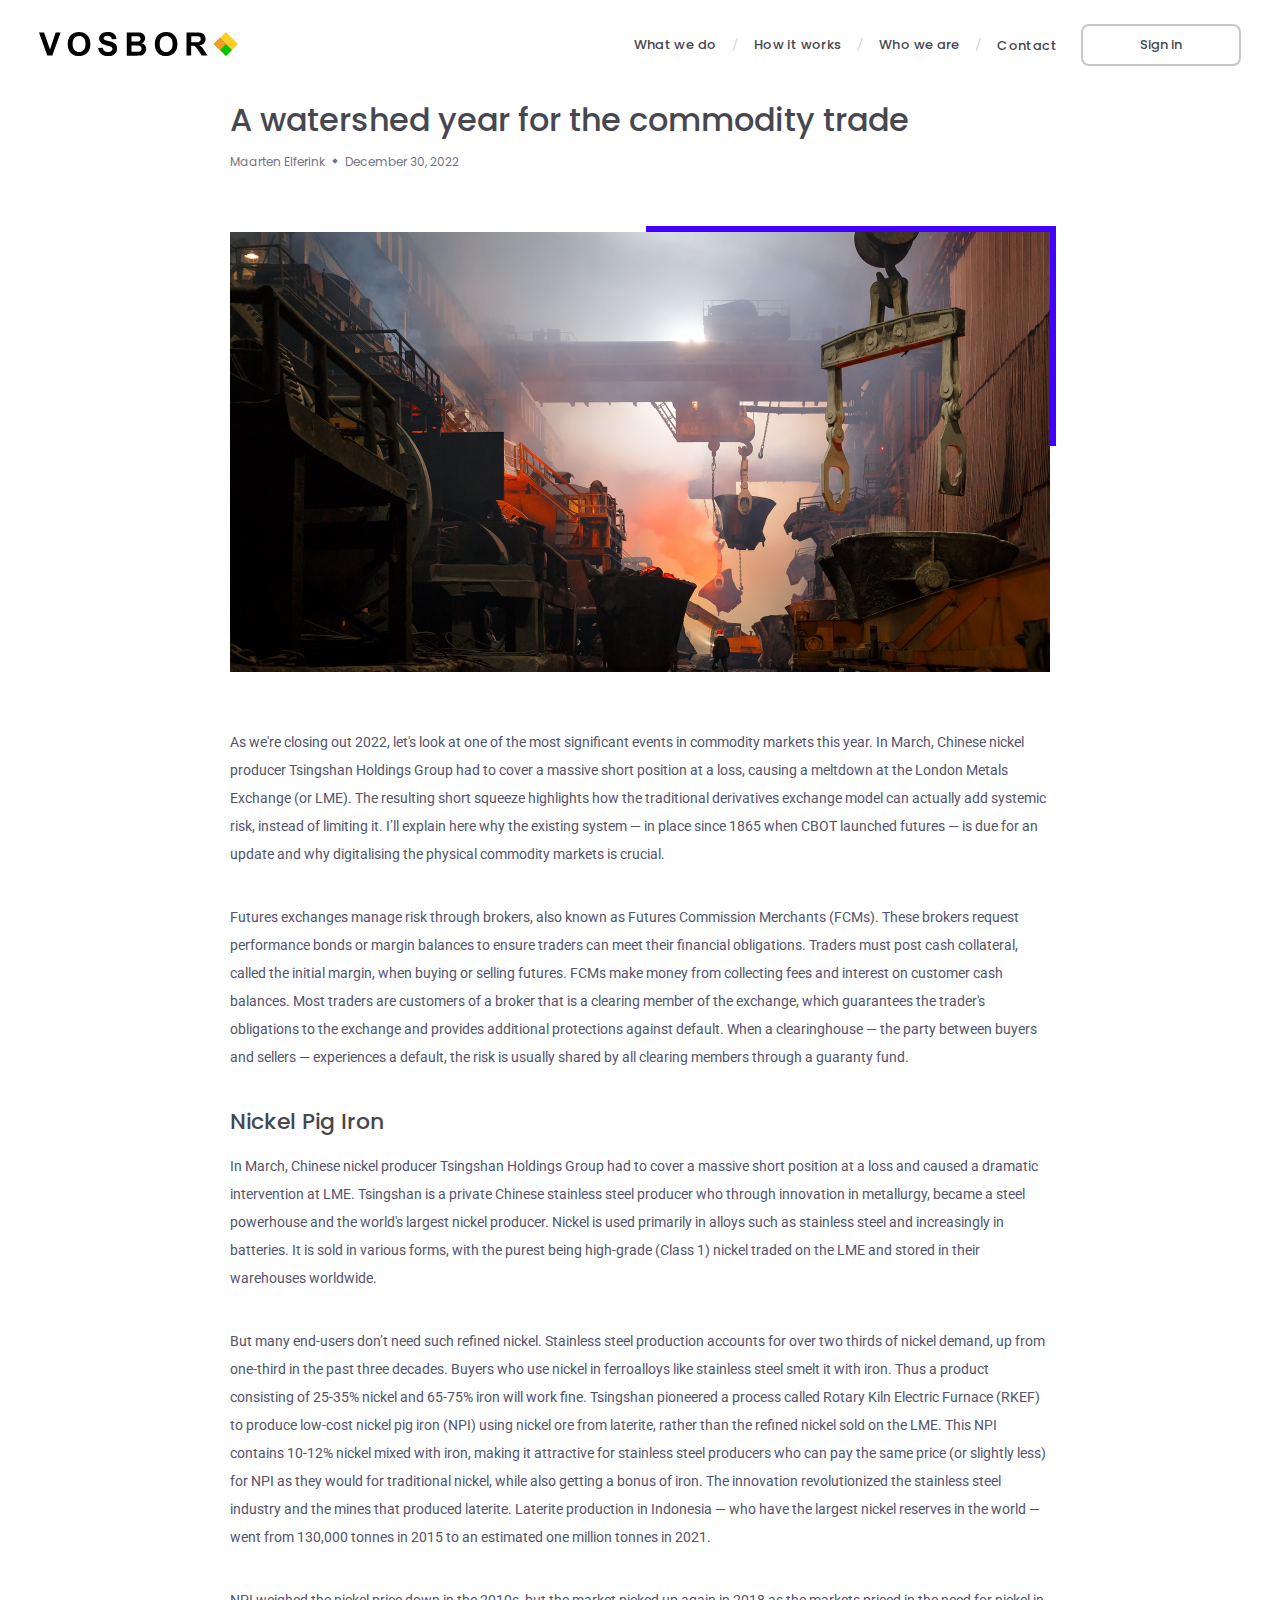
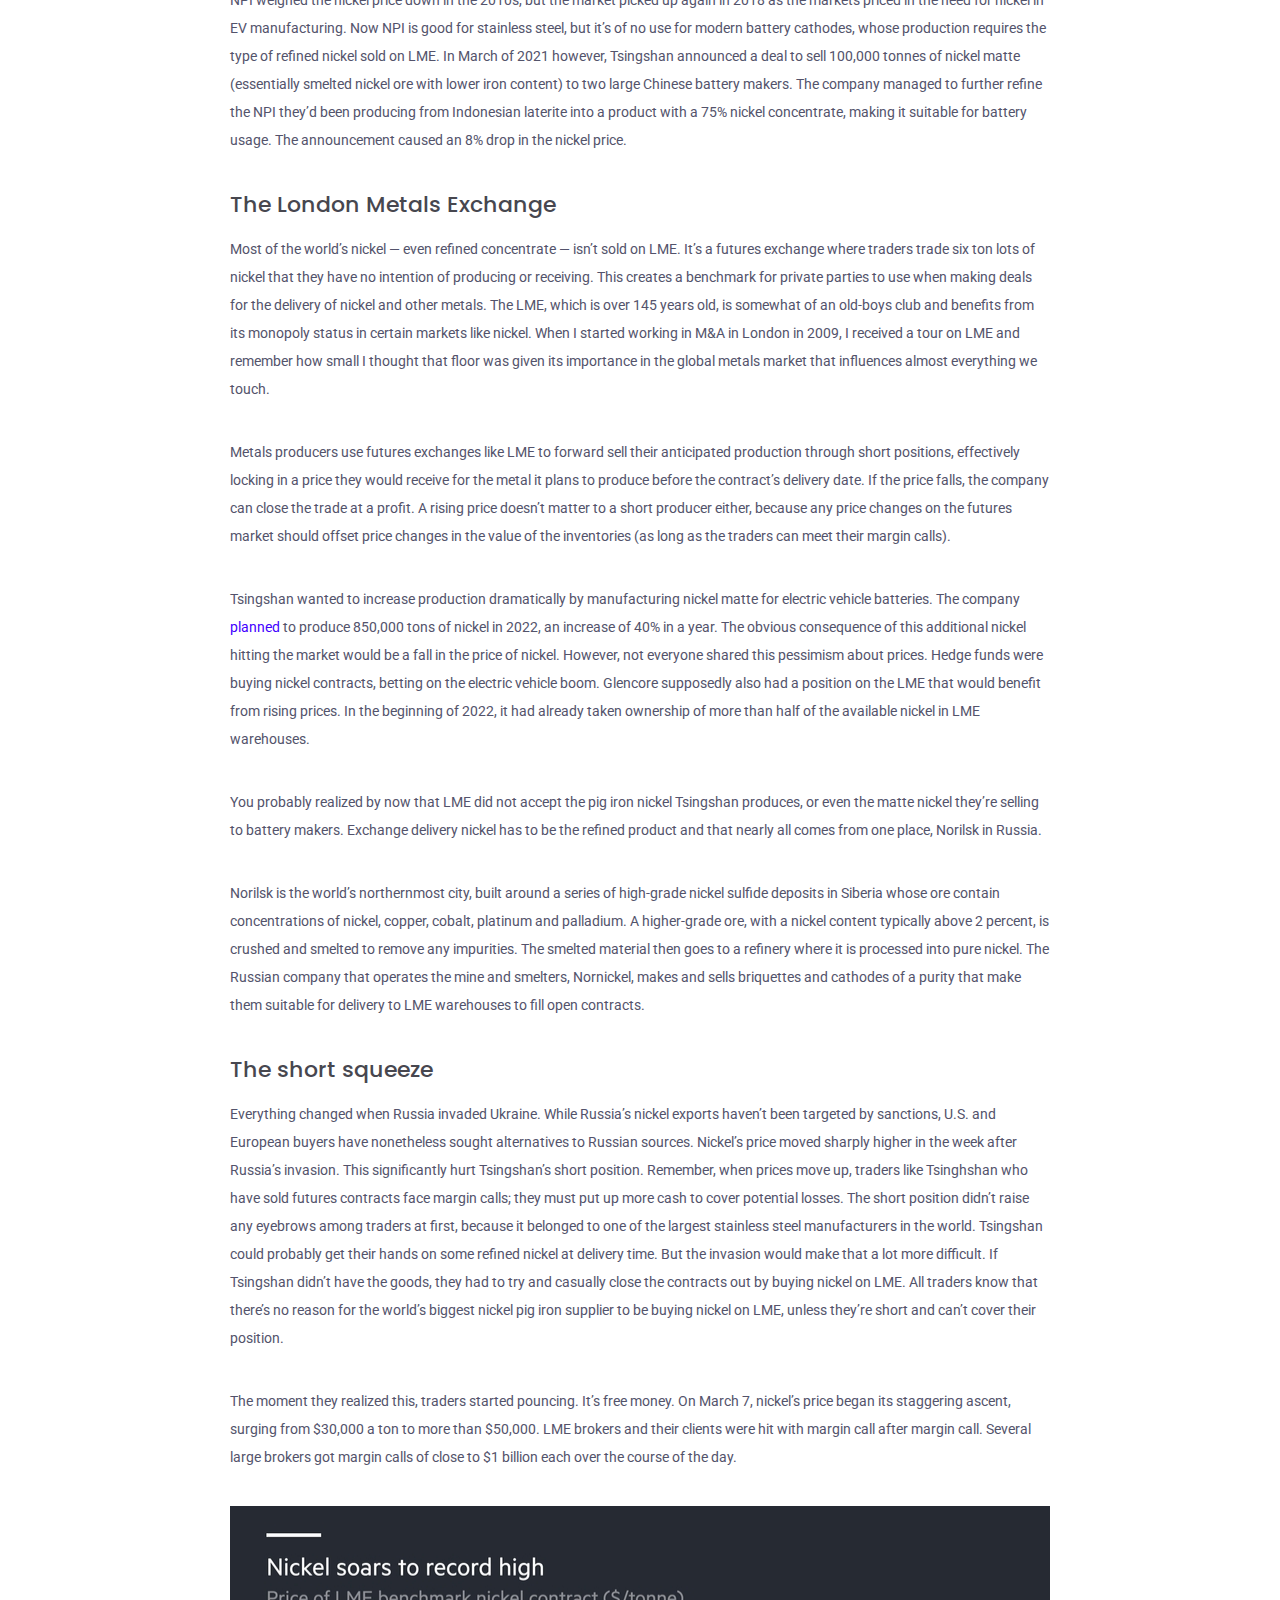
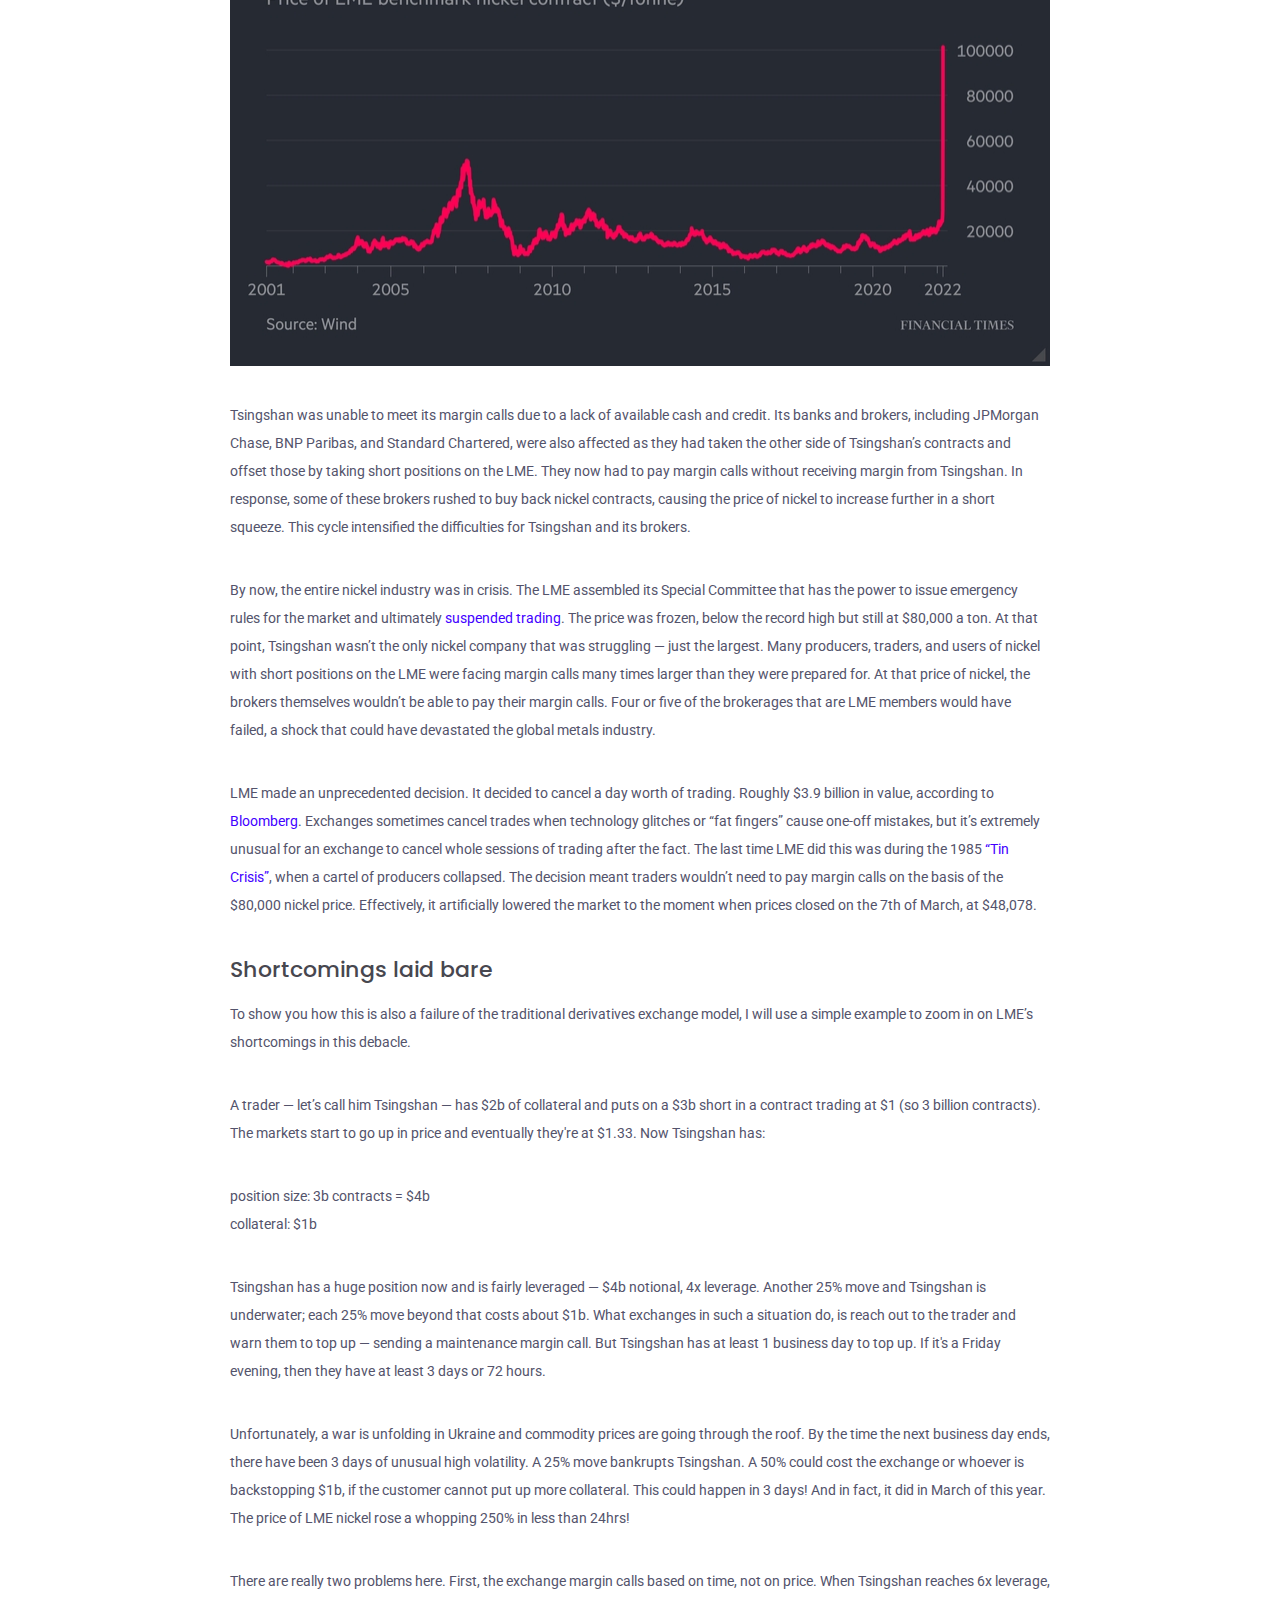
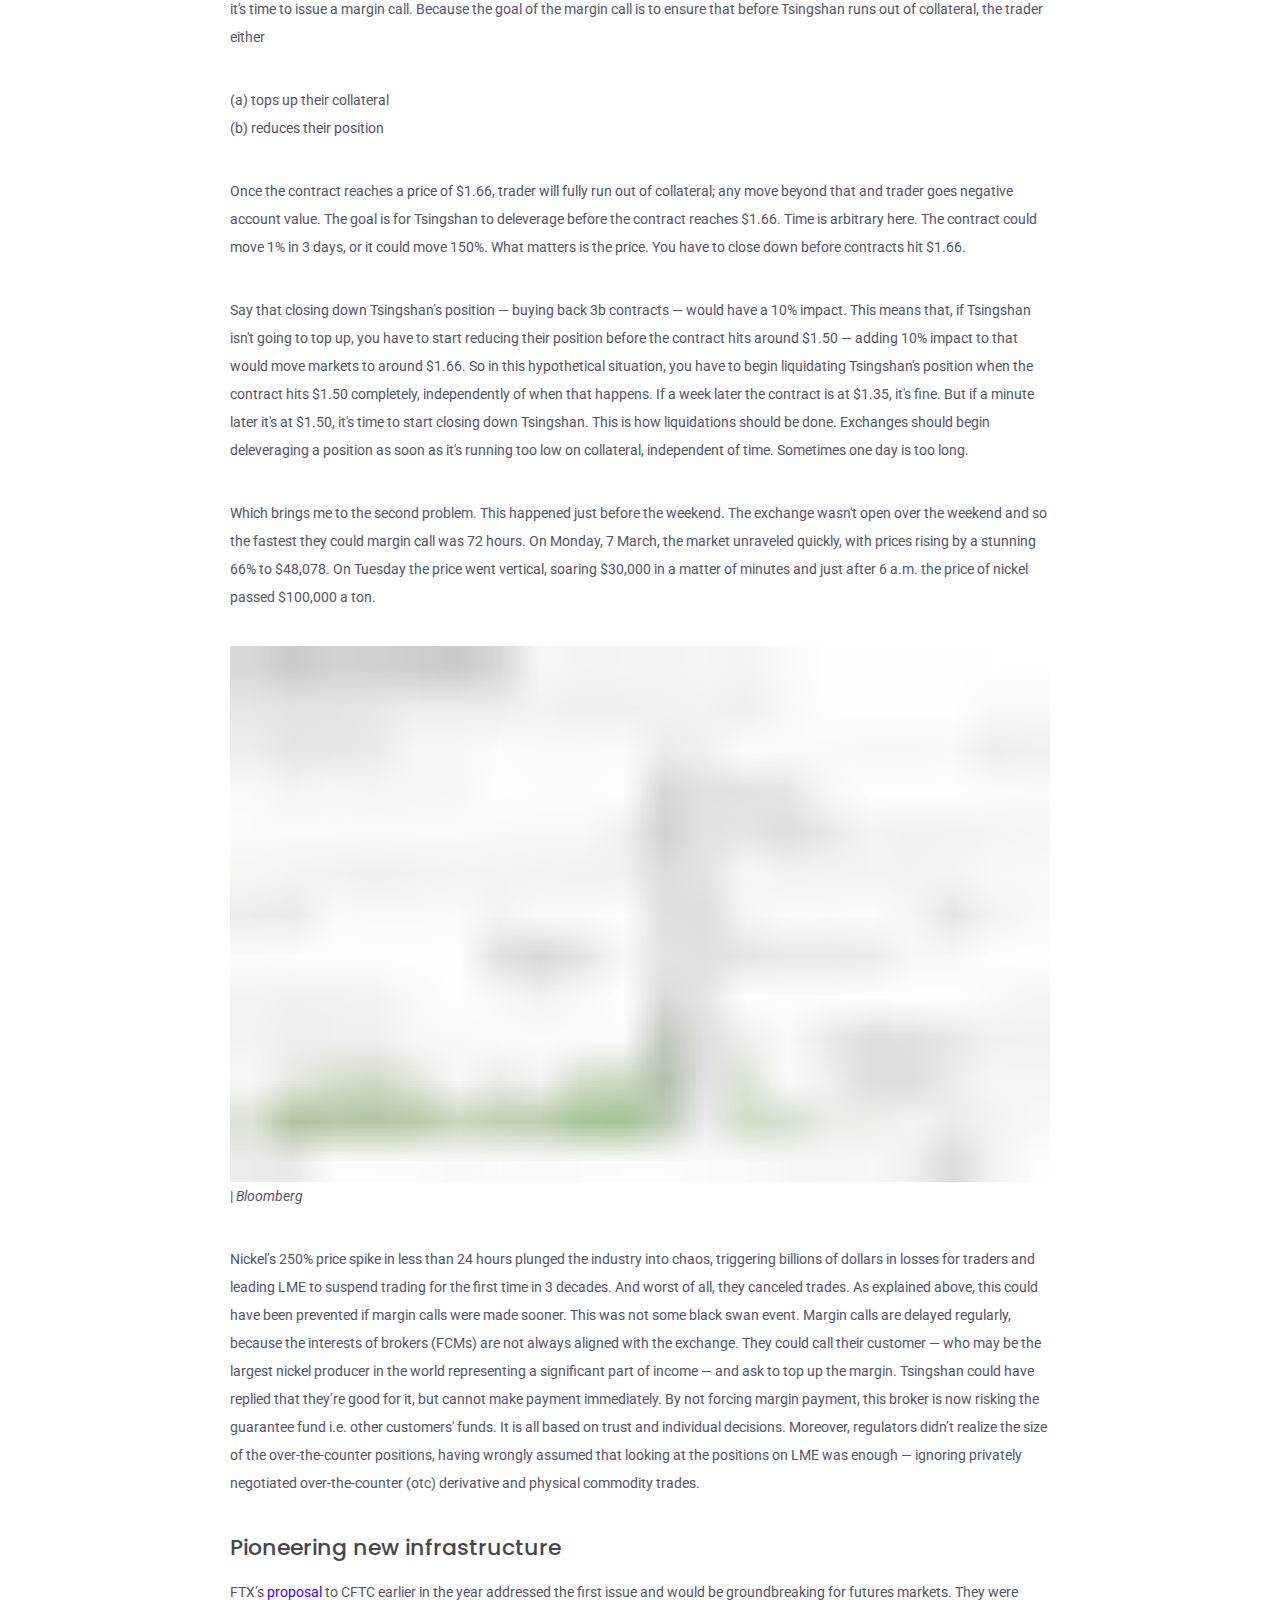
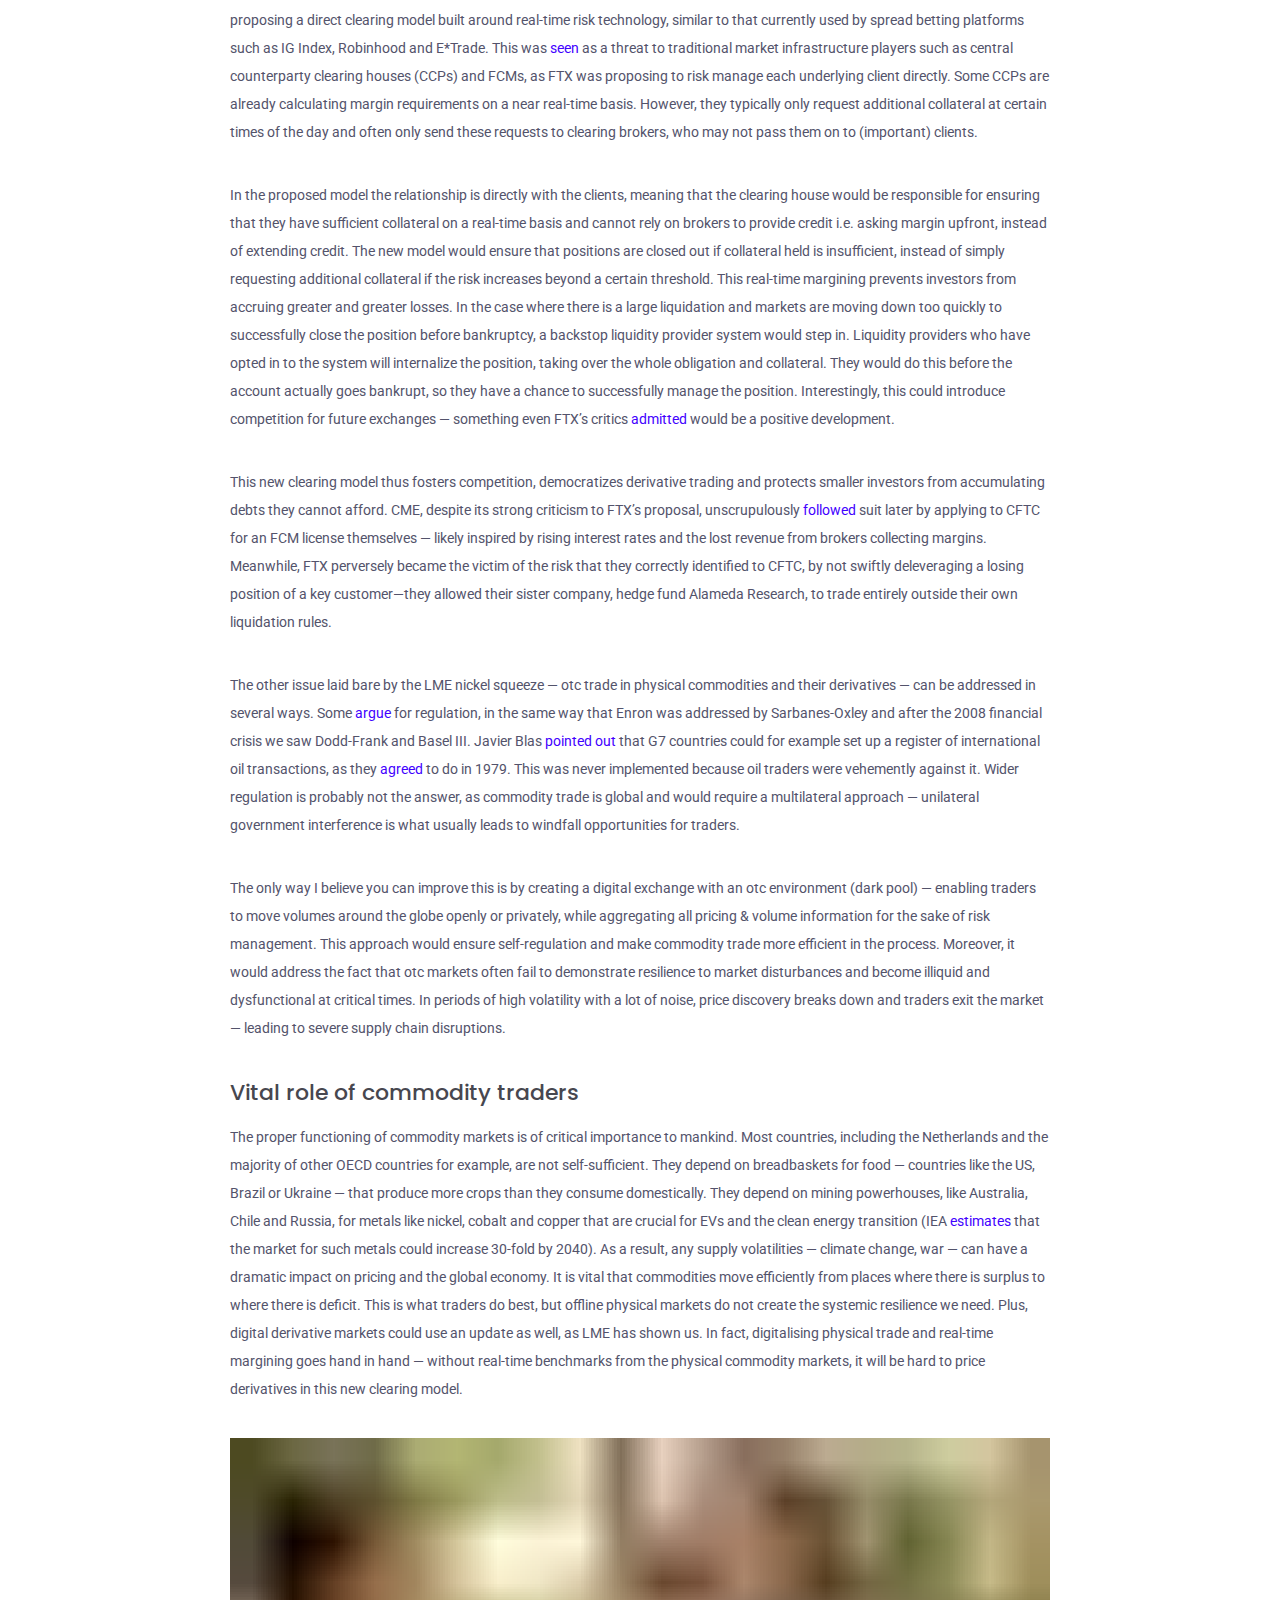
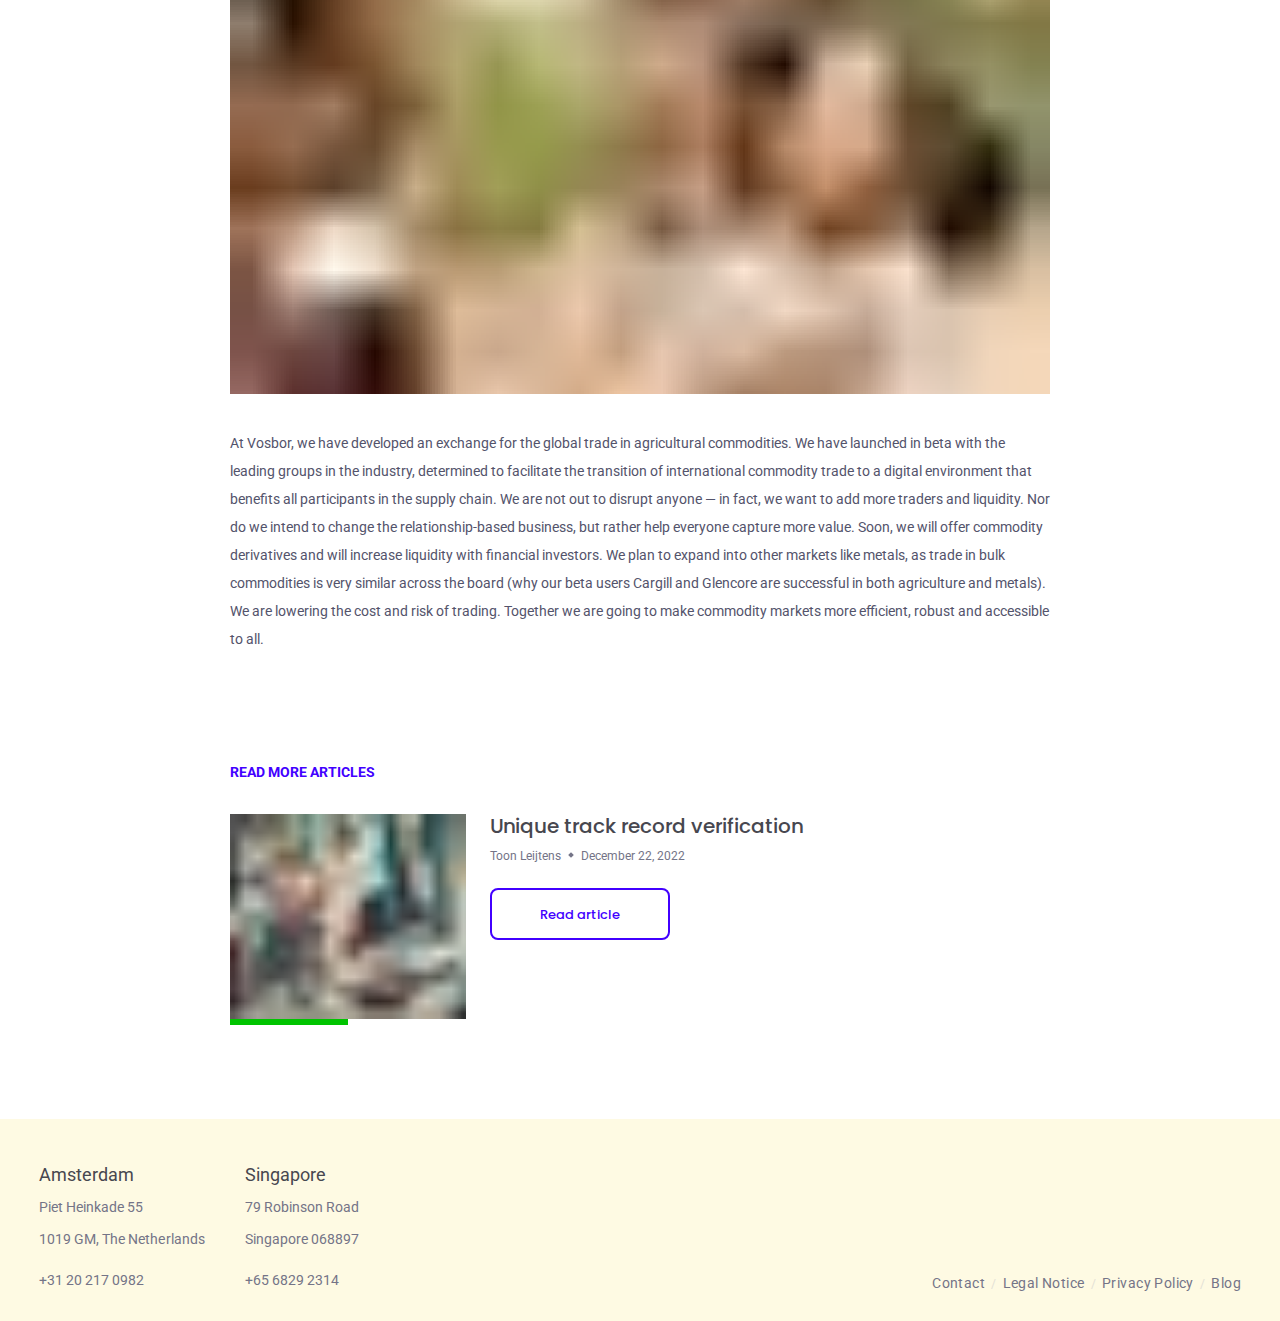
<file: blog/a-watershed-year-for-the-commodity-trade/index.html>
<!DOCTYPE html><html><head><meta charSet="utf-8"/><meta http-equiv="x-ua-compatible" content="ie=edge"/><meta name="viewport" content="width=device-width, initial-scale=1, shrink-to-fit=no"/><meta name="version" content="3.0"/><meta data-react-helmet="true" charSet="utf-8"/><meta data-react-helmet="true" name="description" content=" Vosbor is a grain and oilseed trading platform. Discover how we foster transparency in global agricultural commodity markets. "/><meta data-react-helmet="true" name="keywords" content="commodity trading, commodity, blockchain, market, grain, oilseed, agriculture, agricultural commodities"/><meta data-react-helmet="true" property="og:title" content="Vosbor - The agricultural commodity trading platform"/><meta data-react-helmet="true" property="og:description" content="Vosbor is a grain and oilseed trading platform. Discover how we foster transparency in global agricultural commodity markets."/><meta data-react-helmet="true" property="og:type" content="website"/><meta data-react-helmet="true" property="og:url" content="https://www.vosbor.com/"/><meta data-react-helmet="true" name="robots" content="index, follow"/><style data-href="/styles.9399bb70e638437be671.css" data-identity="gatsby-global-css">a,abbr,acronym,address,applet,article,aside,audio,b,big,blockquote,body,canvas,caption,center,cite,code,dd,del,details,dfn,div,dl,dt,em,embed,fieldset,figcaption,figure,footer,form,h1,h2,h3,h4,h5,h6,header,hgroup,html,i,iframe,img,ins,kbd,label,legend,li,mark,menu,nav,object,ol,output,p,pre,q,ruby,s,samp,section,small,span,strike,strong,sub,summary,sup,table,tbody,td,tfoot,th,thead,time,tr,tt,u,ul,var,video{-webkit-margin-before:0;-webkit-margin-after:0;border:0;font-size:100%;font:inherit;margin:0;margin-block-end:0;margin-block-start:0;padding:0;vertical-align:baseline}article,aside,details,figcaption,figure,footer,header,hgroup,menu,nav,section{display:block}body{line-height:1}ol,ul{list-style:none}blockquote,q{quotes:none}blockquote:after,blockquote:before,q:after,q:before{content:"";content:none}table{border-collapse:collapse;border-spacing:0}*{-webkit-font-smoothing:antialiased;-moz-osx-font-smoothing:grayscale}body,html{-webkit-tap-highlight-color:rgba(0,0,0,0);border:0;font-family:Roboto;margin:0;padding:0;scroll-behavior:smooth;-webkit-user-select:none;user-select:none}@media(max-width:975px){.mobile-hidden{display:none!important}}@media(min-width:768px){.mobile-visible{display:none!important}}@media(max-width:1365px){.tablet-hidden{display:none!important}}@media(min-width:1366px){.tablet-visible{display:none!important}}.even-section{background:#fefae3}a{color:#747487}@-webkit-keyframes rotating{0%{-webkit-transform:rotate(0deg);transform:rotate(0deg)}to{-webkit-transform:rotate(1turn);transform:rotate(1turn)}}@keyframes rotating{0%{-webkit-transform:rotate(0deg);transform:rotate(0deg)}to{-webkit-transform:rotate(1turn);transform:rotate(1turn)}}</style><style>.gatsby-image-wrapper{position:relative;overflow:hidden}.gatsby-image-wrapper picture.object-fit-polyfill{position:static!important}.gatsby-image-wrapper img{bottom:0;height:100%;left:0;margin:0;max-width:none;padding:0;position:absolute;right:0;top:0;width:100%;object-fit:cover}.gatsby-image-wrapper [data-main-image]{opacity:0;transform:translateZ(0);transition:opacity .25s linear;will-change:opacity}.gatsby-image-wrapper-constrained{display:inline-block;vertical-align:top}</style><noscript><style>.gatsby-image-wrapper noscript [data-main-image]{opacity:1!important}.gatsby-image-wrapper [data-placeholder-image]{opacity:0!important}</style></noscript><script type="module">const e="undefined"!=typeof HTMLImageElement&&"loading"in HTMLImageElement.prototype;e&&document.body.addEventListener("load",(function(e){const t=e.target;if(void 0===t.dataset.mainImage)return;if(void 0===t.dataset.gatsbyImageSsr)return;let a=null,n=t;for(;null===a&&n;)void 0!==n.parentNode.dataset.gatsbyImageWrapper&&(a=n.parentNode),n=n.parentNode;const o=a.querySelector("[data-placeholder-image]"),r=new Image;r.src=t.currentSrc,r.decode().catch((()=>{})).then((()=>{t.style.opacity=1,o&&(o.style.opacity=0,o.style.transition="opacity 500ms linear")}))}),!0);</script><style data-styled="" data-styled-version="5.3.11">.kyTcuj{padding:30px 35px 25px;display:-webkit-box;display:-webkit-flex;display:-ms-flexbox;display:flex;-webkit-align-items:center;-webkit-box-align:center;-ms-flex-align:center;align-items:center;-webkit-flex-direction:column;-ms-flex-direction:column;flex-direction:column;gap:42px;}/*!sc*/
@media (min-width:768px){.kyTcuj{padding:40px 39px 25px;-webkit-flex-direction:row;-ms-flex-direction:row;flex-direction:row;-webkit-align-items:flex-end;-webkit-box-align:flex-end;-ms-flex-align:flex-end;align-items:flex-end;-webkit-box-pack:justify;-webkit-justify-content:space-between;-ms-flex-pack:justify;justify-content:space-between;}}/*!sc*/
@media (min-width:1366px){.kyTcuj{padding:40px 80px 25px;}}/*!sc*/
@media (min-width:1919px){.kyTcuj{padding:50px 100px 25px;}}/*!sc*/
data-styled.g1[id="footer__FooterContainer-sc-164g705-0"]{content:"kyTcuj,"}/*!sc*/
.sQmCu{display:-webkit-box;display:-webkit-flex;display:-ms-flexbox;display:flex;-webkit-align-items:stretch;-webkit-box-align:stretch;-ms-flex-align:stretch;align-items:stretch;gap:40px;}/*!sc*/
data-styled.g3[id="footer__AddressList-sc-164g705-2"]{content:"sQmCu,"}/*!sc*/
.ldNqOC{display:-webkit-box;display:-webkit-flex;display:-ms-flexbox;display:flex;-webkit-flex-direction:column;-ms-flex-direction:column;flex-direction:column;}/*!sc*/
data-styled.g4[id="footer__Address-sc-164g705-3"]{content:"ldNqOC,"}/*!sc*/
.inCbHJ{font-family:Roboto;font-style:normal;font-weight:normal;line-height:32px;-webkit-letter-spacing:0.002em;-moz-letter-spacing:0.002em;-ms-letter-spacing:0.002em;letter-spacing:0.002em;color:#47474f;font-size:16px;}/*!sc*/
@media (min-width:768px){.inCbHJ{font-size:18px;}}/*!sc*/
@media (min-width:1919px){.inCbHJ{font-size:24px;}}/*!sc*/
data-styled.g5[id="footer__AddressTitle-sc-164g705-4"]{content:"inCbHJ,"}/*!sc*/
.crRXfP{font-family:"Roboto";font-style:normal;font-weight:normal;line-height:32px;-webkit-letter-spacing:0.002em;-moz-letter-spacing:0.002em;-ms-letter-spacing:0.002em;letter-spacing:0.002em;color:#747487;font-size:14px;}/*!sc*/
@media (min-width:1366px){.crRXfP{font-size:16px;}}/*!sc*/
data-styled.g6[id="footer__AddressLine-sc-164g705-5"]{content:"crRXfP,"}/*!sc*/
.ZUcql{font-family:Roboto;font-style:normal;font-weight:normal;line-height:32px;-webkit-letter-spacing:0.002em;-moz-letter-spacing:0.002em;-ms-letter-spacing:0.002em;letter-spacing:0.002em;margin-top:9px;-webkit-text-decoration:none;text-decoration:none;color:#747487;font-size:14px;}/*!sc*/
@media (min-width:1366px){.ZUcql{font-size:16px;}}/*!sc*/
data-styled.g7[id="footer__Phone-sc-164g705-6"]{content:"ZUcql,"}/*!sc*/
.cLNOXf{font-family:Roboto;font-style:normal;font-weight:400;font-size:12px;line-height:20px;-webkit-letter-spacing:0.03em;-moz-letter-spacing:0.03em;-ms-letter-spacing:0.03em;letter-spacing:0.03em;color:#747487;-webkit-text-decoration:none;text-decoration:none;}/*!sc*/
.cLNOXf:not(:last-child)::after{content:"/";color:#c8c8ca;display:inline-block;vertical-align:middle;opacity:0.5;padding:0 6px;font-size:12px;line-height:20px;}/*!sc*/
@media (min-width:1366px){.cLNOXf:not(:last-child)::after{padding:0 8px;}}/*!sc*/
@media (min-width:1366px){.cLNOXf:not(:last-child)::after{padding:0 18px;font-size:14px;line-height:26px;}}/*!sc*/
@media (min-width:1919px){.cLNOXf:not(:last-child)::after{font-size:16px;line-height:28px;}}/*!sc*/
@media (min-width:768px){.cLNOXf{font-size:14px;line-height:26px;}}/*!sc*/
@media (min-width:1919px){.cLNOXf{font-size:16px;line-height:28px;}}/*!sc*/
data-styled.g8[id="footer__FooterLink-sc-164g705-7"]{content:"cLNOXf,"}/*!sc*/
.jILaPc{width:160px;box-sizing:border-box;-webkit-text-decoration:none;text-decoration:none;display:inline-block;text-align:center;white-space:nowrap;padding:0;border-width:2px;border-style:solid;border-radius:8px;font-family:"Poppins";font-weight:500;font-size:13px;height:42px;line-height:38px;}/*!sc*/
@media (min-width:1366px){.jILaPc{font-size:15px;height:44px;line-height:40px;}}/*!sc*/
@media (min-width:1919px){.jILaPc{font-size:18px;height:48px;line-height:44px;}}/*!sc*/
data-styled.g18[id="ButtonLink__BaseButtonLink-sc-1ebrgby-0"]{content:"jILaPc,"}/*!sc*/
.hhJYSo{z-index:1;padding:24px;display:-webkit-box;display:-webkit-flex;display:-ms-flexbox;display:flex;-webkit-box-pack:justify;-webkit-justify-content:space-between;-ms-flex-pack:justify;justify-content:space-between;-webkit-align-items:center;-webkit-box-align:center;-ms-flex-align:center;align-items:center;position:absolute;top:0;right:0;left:0;}/*!sc*/
.hhJYSo .links{display:-webkit-box;display:-webkit-flex;display:-ms-flexbox;display:flex;-webkit-align-items:center;-webkit-box-align:center;-ms-flex-align:center;align-items:center;-webkit-flex-wrap:wrap;-ms-flex-wrap:wrap;flex-wrap:wrap;-webkit-box-pack:end;-webkit-justify-content:flex-end;-ms-flex-pack:end;justify-content:flex-end;}/*!sc*/
@media (min-width:768px){.hhJYSo{padding:24px 39px;}}/*!sc*/
@media (min-width:1366px){.hhJYSo{padding:24px 40px;}}/*!sc*/
@media (min-width:1919px){.hhJYSo{padding:24px 68px;}}/*!sc*/
data-styled.g20[id="header__Header-sc-vh8ctx-0"]{content:"hhJYSo,"}/*!sc*/
.fjgqjF{font-family:"Poppins";font-style:normal;font-weight:500;font-size:14px;line-height:21px;-webkit-letter-spacing:0.03em;-moz-letter-spacing:0.03em;-ms-letter-spacing:0.03em;letter-spacing:0.03em;color:#47474F;-webkit-text-decoration:none;text-decoration:none;-webkit-transition-property:color;transition-property:color;-webkit-transition-duration:0.3s;transition-duration:0.3s;}/*!sc*/
.fjgqjF:hover{color:rgb(71 71 79 / 75%);}/*!sc*/
.fjgqjF.separator::after{content:"/";color:#C8C8CA;opacity:1;display:inline-block;vertical-align:middle;font-family:"Montserrat";line-height:22px;padding:0 16px;font-size:18px;}/*!sc*/
@media (min-width:1366px){.fjgqjF.separator::after{font-size:24px;padding:0 24px;}}/*!sc*/
.fjgqjF.separator::after:hover{opacity:1;}/*!sc*/
@media (min-width:768px){.fjgqjF{font-size:13px;}}/*!sc*/
@media (min-width:1366px){.fjgqjF{font-size:15px;}}/*!sc*/
@media (min-width:1919px){.fjgqjF{font-size:18px;}}/*!sc*/
data-styled.g21[id="header__HeaderLink-sc-vh8ctx-1"]{content:"fjgqjF,"}/*!sc*/
.ckjntT{border-color:rgba(255,255,255,0.33);margin-left:24px;color:#47474F;border-color:rgba(71,71,79,0.3);}/*!sc*/
@media (min-width:1366px){.ckjntT{margin-left:50px;}}/*!sc*/
.ckjntT:hover,.ckjntT:active{background:linear-gradient(270deg,#373cd9 2.12%,#243afa 97.88%);border-color:transparent;color:#ffffff;}/*!sc*/
data-styled.g22[id="header__ButtonLink-sc-vh8ctx-2"]{content:"ckjntT,"}/*!sc*/
.gUscoC{display:inline-block;margin:3px 8px;background-color:#747487;width:4px;height:4px;-webkit-transform:rotate(45deg);-ms-transform:rotate(45deg);transform:rotate(45deg);}/*!sc*/
data-styled.g27[id="PostLink__Separator-sc-dqz14k-4"]{content:"gUscoC,"}/*!sc*/
.jicxBu{font-family:"Poppins";font-size:13px;font-weight:500;line-height:21px;color:#4200ff;border-radius:8px;border:2px solid #4200ff;width:180px;height:52px;box-sizing:border-box;display:-webkit-inline-box;display:-webkit-inline-flex;display:-ms-inline-flexbox;display:inline-flex;-webkit-align-items:center;-webkit-box-align:center;-ms-flex-align:center;align-items:center;-webkit-box-pack:center;-webkit-justify-content:center;-ms-flex-pack:center;justify-content:center;-webkit-text-decoration:none;text-decoration:none;}/*!sc*/
.jicxBu:hover{background-color:#4200ff;color:#fff;cursor:pointer;}/*!sc*/
@media (min-width:1366px){.jicxBu{font-size:15px;line-height:23px;}}/*!sc*/
@media (min-width:1919px){.jicxBu{font-size:18px;line-height:27px;}}/*!sc*/
data-styled.g28[id="PostLink__ReadMoreButton-sc-dqz14k-5"]{content:"jicxBu,"}/*!sc*/
.kBRqlK{-webkit-text-decoration:none;text-decoration:none;}/*!sc*/
data-styled.g29[id="PostLink__LinkUnstyled-sc-dqz14k-6"]{content:"kBRqlK,"}/*!sc*/
.iqhLqt{margin-bottom:30px;display:-webkit-box;display:-webkit-flex;display:-ms-flexbox;display:flex;-webkit-flex-direction:column;-ms-flex-direction:column;flex-direction:column;-webkit-text-decoration:none;text-decoration:none;}/*!sc*/
@media (min-width:768px){.iqhLqt{-webkit-flex-direction:row;-ms-flex-direction:row;flex-direction:row;gap:24px;}}/*!sc*/
data-styled.g30[id="PostSummary__PostContainer-sc-ms37ki-0"]{content:"iqhLqt,"}/*!sc*/
.cMUCTM{-webkit-flex:1 0 auto;-ms-flex:1 0 auto;flex:1 0 auto;display:-webkit-box;display:-webkit-flex;display:-ms-flexbox;display:flex;-webkit-box-pack:center;-webkit-justify-content:center;-ms-flex-pack:center;justify-content:center;}/*!sc*/
@media (min-width:768px){.cMUCTM{max-width:260px;max-height:260px;}}/*!sc*/
.cMUCTM > *{-webkit-flex:1 0 auto;-ms-flex:1 0 auto;flex:1 0 auto;}/*!sc*/
data-styled.g31[id="PostSummary__ImgWrapper-sc-ms37ki-1"]{content:"cMUCTM,"}/*!sc*/
.ekPpOu{-webkit-flex:0 1 calc(100% - 260px);-ms-flex:0 1 calc(100% - 260px);flex:0 1 calc(100% - 260px);}/*!sc*/
data-styled.g32[id="PostSummary__BlockWrapper-sc-ms37ki-2"]{content:"ekPpOu,"}/*!sc*/
.iREMZH{max-width:260px;overflow:visible !important;}/*!sc*/
.post-container .PostSummary__ImgStyled-sc-ms37ki-3::before{width:50%;content:"";position:absolute;background-color:var(--bgcolor,#4200ff);left:0;bottom:-6px;height:6px;}/*!sc*/
@media (min-width:1366px){.post-container .PostSummary__ImgStyled-sc-ms37ki-3::before{bottom:-8px;height:8px;}}/*!sc*/
@media (min-width:1919px){.post-container .PostSummary__ImgStyled-sc-ms37ki-3::before{bottom:-10px;height:10px;}}/*!sc*/
data-styled.g33[id="PostSummary__ImgStyled-sc-ms37ki-3"]{content:"iREMZH,"}/*!sc*/
.cWMTMa{font-family:"Poppins";font-size:20px;line-height:24px;font-weight:500;margin-top:26px;margin-bottom:4px;color:#47474f;text-overflow:ellipsis;overflow:hidden;display:-webkit-box !important;-webkit-line-clamp:2;-webkit-box-orient:vertical;}/*!sc*/
@media (min-width:768px){.cWMTMa{margin-top:0;}}/*!sc*/
@media (min-width:1366px){.cWMTMa{margin-bottom:8px;font-size:26px;line-height:33.8px;}}/*!sc*/
@media (min-width:1919px){.cWMTMa{font-size:38px;line-height:49.21px;}}/*!sc*/
data-styled.g34[id="PostSummary__PostTitle-sc-ms37ki-4"]{content:"cWMTMa,"}/*!sc*/
.jQICDF{font-family:"Roboto";font-size:12px;font-weight:400;line-height:28px;margin-bottom:18px;color:#747487;}/*!sc*/
@media (min-width:1919px){.jQICDF{margin-bottom:22px;}}/*!sc*/
data-styled.g35[id="PostSummary__PostContent-sc-ms37ki-5"]{content:"jQICDF,"}/*!sc*/
.GukXp{display:inline-block;margin:3px 8px;background-color:#747487;width:4px;height:4px;-webkit-transform:rotate(45deg);-ms-transform:rotate(45deg);transform:rotate(45deg);}/*!sc*/
data-styled.g36[id="PostSummary__Separator-sc-ms37ki-6"]{content:"GukXp,"}/*!sc*/
.bAVtbC{margin-top:100px;margin-left:auto;margin-right:auto;padding-left:24px;padding-right:24px;max-width:820px;}/*!sc*/
@media (min-width:1366px){.bAVtbC{margin-top:150px;}}/*!sc*/
data-styled.g37[id="MarkdownRemarkfrontmatter__slug__BlogPostContainer-sc-1ess3mo-0"]{content:"bAVtbC,"}/*!sc*/
.gODazo{margin-bottom:48px;}/*!sc*/
@media (min-width:768px){.gODazo{margin-bottom:56px;}}/*!sc*/
data-styled.g38[id="MarkdownRemarkfrontmatter__slug__PostHeader-sc-1ess3mo-1"]{content:"gODazo,"}/*!sc*/
.bPFipP{font-family:"Poppins";font-size:32px;font-weight:500;line-height:40px;color:#47474f;margin-bottom:8px;}/*!sc*/
@media (min-width:1366px){.bPFipP{font-size:48px;line-height:59.52px;margin-bottom:16px;}}/*!sc*/
@media (min-width:1919px){.bPFipP{font-size:56px;line-height:72.52px;}}/*!sc*/
data-styled.g39[id="MarkdownRemarkfrontmatter__slug__PostTitle-sc-1ess3mo-2"]{content:"bPFipP,"}/*!sc*/
.gsviMv{font-family:"Poppins";font-size:22px;font-weight:300;line-height:31px;color:#47474f;margin-bottom:8px;}/*!sc*/
@media (min-width:1366px){.gsviMv{font-size:30px line-height:40px;margin-bottom:16px;}}/*!sc*/
@media (min-width:1919px){.gsviMv{font-size:38px;line-height:49px;}}/*!sc*/
data-styled.g40[id="MarkdownRemarkfrontmatter__slug__PostSubtitle-sc-1ess3mo-3"]{content:"gsviMv,"}/*!sc*/
.QDufW{font-family:"Poppins";font-size:12px;font-weight:400;line-height:28px;color:#747487;}/*!sc*/
@media (min-width:1366px){.QDufW{font-size:18px;line-height:36px;}}/*!sc*/
data-styled.g41[id="MarkdownRemarkfrontmatter__slug__PostInfo-sc-1ess3mo-4"]{content:"QDufW,"}/*!sc*/
.cUMXOP{overflow:visible !important;margin-bottom:48px;margin-left:-24px;margin-right:-24px;}/*!sc*/
@media (min-width:768px){.cUMXOP{margin-left:0;margin-right:0;margin-bottom:56px;}}/*!sc*/
.cUMXOP::before{width:50%;height:50%;content:"";position:absolute;background-color:var(--bgcolor,#4200ff);right:0px;top:-6px;}/*!sc*/
@media (min-width:768px){.cUMXOP::before{right:-6px;top:-6px;}}/*!sc*/
@media (min-width:1366px){.cUMXOP::before{right:-8px;top:-8px;}}/*!sc*/
@media (min-width:1919px){.cUMXOP::before{right:-10px;top:-10px;}}/*!sc*/
data-styled.g42[id="MarkdownRemarkfrontmatter__slug__ImgStyled-sc-1ess3mo-5"]{content:"cUMXOP,"}/*!sc*/
.gPMmgU{font-family:"Roboto";font-size:14px;font-weight:400;line-height:28px;color:#53536b;margin-bottom:101px;}/*!sc*/
@media (min-width:1366px){.gPMmgU{font-size:18px;line-height:36px;}}/*!sc*/
.gPMmgU h1,.gPMmgU h2,.gPMmgU h3,.gPMmgU h4,.gPMmgU h5,.gPMmgU h6{font-family:"Poppins";font-weight:500;text-align:left;padding-bottom:15px;font-size:22px;line-height:31px;color:#47474f;}/*!sc*/
@media (min-width:1366px){.gPMmgU h1,.gPMmgU h2,.gPMmgU h3,.gPMmgU h4,.gPMmgU h5,.gPMmgU h6{font-size:30px line-height:40px;}}/*!sc*/
@media (min-width:1919px){.gPMmgU h1,.gPMmgU h2,.gPMmgU h3,.gPMmgU h4,.gPMmgU h5,.gPMmgU h6{font-size:38px;line-height:49px;}}/*!sc*/
.gPMmgU em{font-style:italic;}/*!sc*/
.gPMmgU p{margin-bottom:35px;}/*!sc*/
.gPMmgU blockquote p,.gPMmgU q p{margin-bottom:0px;}/*!sc*/
.gPMmgU a{-webkit-text-decoration:none;text-decoration:none;color:#4200ff;}/*!sc*/
.gPMmgU a:hover{-webkit-text-decoration:underline;text-decoration:underline;}/*!sc*/
.gPMmgU ol,.gPMmgU ul{list-style-type:square;margin-bottom:35px;padding-left:30px;}/*!sc*/
.gPMmgU strong{font-weight:700;}/*!sc*/
.gPMmgU code{font-family:"IBM Plex Mono",monospace;font-style:normal;font-weight:500;}/*!sc*/
.gPMmgU blockquote,.gPMmgU q{background-color:#f3f3f3;margin-bottom:35px;border-radius:8px;padding:15px;}/*!sc*/
@media (min-width:768px){.gPMmgU blockquote,.gPMmgU q{padding:20px;}}/*!sc*/
@media (min-width:1366px){.gPMmgU blockquote,.gPMmgU q{padding:28px;}}/*!sc*/
@media (min-width:1919px){.gPMmgU blockquote,.gPMmgU q{padding:35px;}}/*!sc*/
.gPMmgU blockquote p:not(:only-child):not(:last-child),.gPMmgU q p:not(:only-child):not(:last-child){margin-bottom:35px;}/*!sc*/
data-styled.g43[id="MarkdownRemarkfrontmatter__slug__PostContent-sc-1ess3mo-6"]{content:"gPMmgU,"}/*!sc*/
.kFAMHg{margin-left:auto;margin-right:auto;margin-bottom:100px;padding-left:24px;padding-right:24px;max-width:820px;margin-top:100px;}/*!sc*/
@media (min-width:1366px){.kFAMHg{margin-top:150px;}}/*!sc*/
data-styled.g44[id="MarkdownRemarkfrontmatter__slug__ReadMoreContainer-sc-1ess3mo-7"]{content:"kFAMHg,"}/*!sc*/
.DFFqV{font-family:"Roboto";font-size:14px;font-weight:700;line-height:36px;color:#4200ff;margin-bottom:24px;text-transform:uppercase;}/*!sc*/
data-styled.g45[id="MarkdownRemarkfrontmatter__slug__MoreArticlesTitle-sc-1ess3mo-8"]{content:"DFFqV,"}/*!sc*/
</style><link rel="sitemap" type="application/xml" href="/sitemap/sitemap-index.xml"/><title data-react-helmet="true">A watershed year for the commodity trade</title><link data-react-helmet="true" rel="canonical" href="https://www.vosbor.com/"/><link href="https://fonts.googleapis.com/css?family=Poppins:100,200,300,400,500,600|Roboto:100,200,300,400,500,600|IBM+Plex+Mono:100,200,300,400,500,600&amp;display=swap" rel="stylesheet"/><link rel="icon" href="/favicon-32x32.png?v=21c7173ac2f4953a804b70d35e9499ad" type="image/png"/><link rel="manifest" href="/manifest.webmanifest" crossorigin="anonymous"/><link rel="apple-touch-icon" sizes="48x48" href="/icons/icon-48x48.png?v=21c7173ac2f4953a804b70d35e9499ad"/><link rel="apple-touch-icon" sizes="72x72" href="/icons/icon-72x72.png?v=21c7173ac2f4953a804b70d35e9499ad"/><link rel="apple-touch-icon" sizes="96x96" href="/icons/icon-96x96.png?v=21c7173ac2f4953a804b70d35e9499ad"/><link rel="apple-touch-icon" sizes="144x144" href="/icons/icon-144x144.png?v=21c7173ac2f4953a804b70d35e9499ad"/><link rel="apple-touch-icon" sizes="192x192" href="/icons/icon-192x192.png?v=21c7173ac2f4953a804b70d35e9499ad"/><link rel="apple-touch-icon" sizes="256x256" href="/icons/icon-256x256.png?v=21c7173ac2f4953a804b70d35e9499ad"/><link rel="apple-touch-icon" sizes="384x384" href="/icons/icon-384x384.png?v=21c7173ac2f4953a804b70d35e9499ad"/><link rel="apple-touch-icon" sizes="512x512" href="/icons/icon-512x512.png?v=21c7173ac2f4953a804b70d35e9499ad"/><link rel="alternate" type="application/rss+xml" title="Vosbor Blog" href="/rss.xml"/></head><body><noscript><iframe src="https://www.googletagmanager.com/ns.html?id=GTM-PGRDJVG" height="0" width="0" style="display:none;visibility:hidden"></iframe></noscript><div id="___gatsby"><div style="outline:none" tabindex="-1" id="gatsby-focus-wrapper"><header class="header__Header-sc-vh8ctx-0 hhJYSo"><a href="/"><svg width="200" height="24" viewBox="0 0 200 24" fill="none"><g clip-path="url(#clip0_995_800)"><path d="M16.648 0.403381L10.9978 17.5462L5.04486 0.403381H0L8.27357 23.5967H13.3184L21.592 0.403381H16.648Z" fill="black"></path><path d="M28.7556 12.2017C28.7556 9.88235 29.1592 7.86555 29.8655 6.2521C30.37 5.04202 31.0763 3.93277 31.9843 3.02521C32.8924 2.11765 33.9014 1.41176 35.0112 0.907563C36.4238 0.302521 38.1391 0 40.0561 0C43.4866 0 46.2108 1.10924 48.2288 3.22689C50.2467 5.34454 51.3566 8.26891 51.3566 12.1008C51.3566 15.8319 50.3476 18.7563 48.3297 20.874C46.3117 22.9916 43.5875 24.1008 40.157 24.1008C36.7265 24.1008 34.0023 23.0924 31.8834 20.9748C29.7646 18.7563 28.7556 15.8319 28.7556 12.2017ZM33.5987 12C33.5987 14.6219 34.2041 16.6387 35.4148 17.9496C36.6256 19.2605 38.1391 19.9664 40.0561 19.9664C41.9732 19.9664 43.4866 19.2605 44.6974 17.9496C45.9081 16.6387 46.5135 14.6219 46.5135 11.8992C46.5135 9.27731 45.9081 7.26051 44.7983 5.94958C43.4866 4.63866 41.9732 4.03361 40.0561 4.03361C38.1391 4.03361 36.5247 4.7395 35.4148 6.05042C34.2041 7.36135 33.5987 9.27731 33.5987 12Z" fill="black"></path><path d="M59.2268 16.0336L63.7672 15.6303C64.0699 17.1429 64.5744 18.2521 65.4824 18.958C66.2896 19.6639 67.5004 20.0672 68.9129 20.0672C70.4264 20.0672 71.5363 19.7647 72.3434 19.0588C73.1506 18.4538 73.4533 17.6471 73.4533 16.8403C73.4533 16.3361 73.2515 15.8319 72.9488 15.4286C72.6461 15.0252 72.0408 14.7227 71.2336 14.4202C70.7291 14.2185 69.4174 13.916 67.5004 13.4118C64.9779 12.8067 63.2627 12 62.2537 11.0924C60.8412 9.78151 60.1349 8.26891 60.1349 6.45378C60.1349 5.2437 60.4376 4.13445 61.1439 3.12605C61.8501 2.11765 62.7582 1.31092 64.0699 0.806723C65.2806 0.302521 66.7941 0 68.6102 0C71.5363 0 73.756 0.605042 75.1686 1.91597C76.682 3.22689 77.3883 4.94118 77.4892 7.05882L72.8479 7.2605C72.6461 6.05042 72.2425 5.2437 71.5363 4.63866C70.83 4.13445 69.9219 3.83193 68.6102 3.83193C67.2986 3.83193 66.1887 4.13445 65.3815 4.63866C64.8771 5.04202 64.5744 5.54622 64.5744 6.15126C64.5744 6.65546 64.7762 7.15966 65.2806 7.56303C65.886 8.06723 67.2986 8.57143 69.6192 9.07563C71.9399 9.57983 73.5542 10.1849 74.6641 10.7899C75.774 11.395 76.5811 12.2017 77.1865 13.1092C77.7919 14.1176 78.0946 15.3277 78.0946 16.8403C78.0946 18.1513 77.691 19.4622 76.9847 20.5714C76.2784 21.7815 75.1686 22.5882 73.8569 23.1933C72.5452 23.7983 70.83 24 68.812 24C65.886 24 63.6663 23.2941 62.0519 21.9832C60.5385 20.6723 59.5295 18.6555 59.2268 16.0336Z" fill="black"></path><path d="M87.7805 0.403381H97.0631C98.8792 0.403381 100.292 0.504222 101.2 0.605062C102.108 0.806743 102.915 1.10926 103.621 1.61347C104.328 2.11767 104.933 2.72271 105.438 3.52943C105.942 4.33615 106.144 5.24372 106.144 6.25212C106.144 7.36136 105.841 8.36977 105.236 9.27733C104.63 10.1849 103.823 10.8908 102.814 11.2941C104.227 11.6975 105.337 12.4034 106.043 13.4118C106.85 14.4202 107.153 15.5294 107.153 16.9412C107.153 17.9496 106.951 19.0588 106.447 20.0672C105.942 21.0756 105.236 21.8824 104.429 22.4874C103.621 23.0925 102.512 23.4958 101.301 23.5967C100.494 23.6975 98.6774 23.6975 95.6505 23.7983H87.7805V0.403381ZM92.5227 4.23531V9.57985H95.5496C97.3658 9.57985 98.4756 9.57985 98.9801 9.47901C99.7873 9.37817 100.393 9.07565 100.897 8.67229C101.402 8.16809 101.603 7.56305 101.603 6.85716C101.603 6.15128 101.402 5.54624 100.998 5.14288C100.594 4.73952 99.9891 4.43699 99.1819 4.33615C98.6774 4.23531 97.3658 4.23531 95.146 4.23531H92.5227ZM92.5227 13.5126V19.7647H96.8613C98.5765 19.7647 99.5855 19.7647 100.09 19.6639C100.796 19.563 101.402 19.2605 101.805 18.7563C102.209 18.2521 102.512 17.6471 102.512 16.7395C102.512 16.0336 102.31 15.4286 102.007 14.9244C101.704 14.4202 101.2 14.1177 100.494 13.8151C99.8882 13.6135 98.4756 13.5126 96.3568 13.5126H92.5227Z" fill="black"></path><path d="M115.83 12.2017C115.83 9.88235 116.234 7.86555 116.94 6.2521C117.444 5.04202 118.151 4.03361 119.059 3.02521C119.967 2.11765 120.976 1.41176 122.086 0.907563C123.498 0.302521 125.214 0 127.131 0C130.561 0 133.285 1.10924 135.303 3.22689C137.321 5.34454 138.431 8.26891 138.431 12.1008C138.431 15.8319 137.422 18.7563 135.404 20.874C133.386 22.9916 130.662 24.1008 127.231 24.1008C123.801 24.1008 121.077 23.0924 118.958 20.9748C116.839 18.7563 115.83 15.8319 115.83 12.2017ZM120.673 12C120.673 14.6219 121.279 16.6387 122.489 17.9496C123.7 19.2605 125.214 19.9664 127.131 19.9664C129.048 19.9664 130.561 19.2605 131.772 17.9496C132.983 16.6387 133.588 14.6219 133.588 11.8992C133.588 9.27731 132.983 7.26051 131.873 5.94958C130.561 4.63866 129.048 4.03361 127.131 4.03361C125.214 4.03361 123.599 4.7395 122.489 6.05042C121.279 7.36135 120.673 9.27731 120.673 12Z" fill="black"></path><path d="M147.512 23.5967V0.403381H157.4C159.922 0.403381 161.637 0.605062 162.848 1.00842C163.958 1.41178 164.866 2.21851 165.572 3.22691C166.279 4.33615 166.581 5.54624 166.581 6.85716C166.581 8.57145 166.077 10.0841 165.068 11.1933C164.059 12.3025 162.545 13.0084 160.427 13.3109C161.436 13.916 162.243 14.521 162.949 15.2269C163.655 15.9328 164.462 17.1429 165.572 18.958L168.397 23.4958H162.747L159.317 18.4538C158.106 16.6387 157.299 15.5294 156.794 15.0252C156.391 14.521 155.886 14.2185 155.382 14.0168C154.877 13.8151 154.07 13.7143 153.061 13.7143H152.153V23.395H147.512V23.5967ZM152.254 10.1849H155.684C157.904 10.1849 159.317 10.0841 159.922 9.88237C160.527 9.68069 160.931 9.37817 161.234 8.87397C161.536 8.36977 161.738 7.86557 161.738 7.15968C161.738 6.35296 161.536 5.74792 161.133 5.24372C160.729 4.73952 160.124 4.437 159.317 4.33615C158.913 4.23531 157.803 4.23531 155.886 4.23531H152.254V10.1849Z" fill="black"></path><path d="M187 0L199 12L187 24L175 12L187 0Z" fill="#FDCC27"></path><path d="M181 5.99971L193 17.9997L187 23.9997L175 11.9997L181 5.99971Z" fill="#00C400"></path><path d="M181 5.99971L187 11.9997L181 17.9997L175 11.9997L181 5.99971Z" fill="#FD9A27"></path></g><defs><clipPath id="clip0_995_800"><rect width="200" height="24" fill="white"></rect></clipPath></defs></svg></a><div class="links"><a id="what_we_do" href="/#whatwedo" class="header__HeaderLink-sc-vh8ctx-1 fjgqjF separator mobile-hidden">What we do</a><a id="how_it_works" href="/#howitworks" class="header__HeaderLink-sc-vh8ctx-1 fjgqjF separator mobile-hidden">How it works</a><a id="who_we_are" href="/#whoweare" class="header__HeaderLink-sc-vh8ctx-1 fjgqjF separator mobile-hidden">Who we are</a><a id="contact" href="/contact" class="header__HeaderLink-sc-vh8ctx-1 fjgqjF">Contact</a><a id="login_button" href="https://exchange.vosbor.com/" class="ButtonLink__BaseButtonLink-sc-1ebrgby-0 header__ButtonLink-sc-vh8ctx-2 jILaPc ckjntT mobile-hidden">Sign in</a></div></header><div class="MarkdownRemarkfrontmatter__slug__BlogPostContainer-sc-1ess3mo-0 bAVtbC blog-post-container"><div class="blog-post"><div class="MarkdownRemarkfrontmatter__slug__PostHeader-sc-1ess3mo-1 gODazo"><h1 class="MarkdownRemarkfrontmatter__slug__PostTitle-sc-1ess3mo-2 bPFipP">A watershed year for the commodity trade</h1><h2 class="MarkdownRemarkfrontmatter__slug__PostSubtitle-sc-1ess3mo-3 gsviMv"></h2><h3 class="MarkdownRemarkfrontmatter__slug__PostInfo-sc-1ess3mo-4 QDufW">Maarten Elferink<span class="PostLink__Separator-sc-dqz14k-4 gUscoC"></span>December 30, 2022</h3></div><div class="MarkdownRemarkfrontmatter__slug__ImgStyled-sc-1ess3mo-5 cUMXOP gatsby-image-wrapper" style="position:relative;overflow:hidden;--bgcolor:#4200FF"><div aria-hidden="true" style="width:100%;padding-bottom:53.65853658536586%"></div><img aria-hidden="true" src="[data-uri]" alt="" style="position:absolute;top:0;left:0;width:100%;height:100%;object-fit:cover;object-position:center;opacity:1;transition-delay:500ms"/><noscript><picture><source srcset="/static/d3b8c99eefad317ea25a2bdea8a0d71b/0741e/img1.jpg 820w,
/static/d3b8c99eefad317ea25a2bdea8a0d71b/3934b/img1.jpg 1640w,
/static/d3b8c99eefad317ea25a2bdea8a0d71b/ab2da/img1.jpg 3000w" sizes="(max-width: 3000px) 100vw, 3000px" /><img loading="lazy" sizes="(max-width: 3000px) 100vw, 3000px" srcset="/static/d3b8c99eefad317ea25a2bdea8a0d71b/0741e/img1.jpg 820w,
/static/d3b8c99eefad317ea25a2bdea8a0d71b/3934b/img1.jpg 1640w,
/static/d3b8c99eefad317ea25a2bdea8a0d71b/ab2da/img1.jpg 3000w" src="/static/d3b8c99eefad317ea25a2bdea8a0d71b/ab2da/img1.jpg" alt="" style="position:absolute;top:0;left:0;opacity:1;width:100%;height:100%;object-fit:cover;object-position:center"/></picture></noscript></div><div class="MarkdownRemarkfrontmatter__slug__PostContent-sc-1ess3mo-6 gPMmgU blog-post-content"><p>As we're closing out 2022, let's look at one of the most significant events in commodity markets this year. In March, Chinese nickel producer Tsingshan Holdings Group had to cover a massive short position at a loss, causing a meltdown at the London Metals Exchange (or LME). The resulting short squeeze highlights how the traditional derivatives exchange model can actually add systemic risk, instead of limiting it. I’ll explain here why the existing system — in place since 1865 when CBOT launched futures — is due for an update and why digitalising the physical commodity markets is crucial.</p>
<p>Futures exchanges manage risk through brokers, also known as Futures Commission Merchants (FCMs). These brokers request performance bonds or margin balances to ensure traders can meet their financial obligations. Traders must post cash collateral, called the initial margin, when buying or selling futures. FCMs make money from collecting fees and interest on customer cash balances. Most traders are customers of a broker that is a clearing member of the exchange, which guarantees the trader's obligations to the exchange and provides additional protections against default. When a clearinghouse — the party between buyers and sellers — experiences a default, the risk is usually shared by all clearing members through a guaranty fund.
​</p>
<h2>Nickel Pig Iron</h2>
<p>​
In March, Chinese nickel producer Tsingshan Holdings Group had to cover a massive short position at a loss and caused a dramatic intervention at LME. Tsingshan is a private Chinese stainless steel producer who through innovation in metallurgy, became a steel powerhouse and the world's largest nickel producer. Nickel is used primarily in alloys such as stainless steel and increasingly in batteries. It is sold in various forms, with the purest being high-grade (Class 1) nickel traded on the LME and stored in their warehouses worldwide.</p>
<p>But many end-users don’t need such refined nickel. Stainless steel production accounts for over two thirds of nickel demand, up from one-third in the past three decades. Buyers who use nickel in ferroalloys like stainless steel smelt it with iron. Thus a product consisting of 25-35% nickel and 65-75% iron will work fine. Tsingshan pioneered a process called Rotary Kiln Electric Furnace (RKEF) to produce low-cost nickel pig iron (NPI) using nickel ore from laterite, rather than the refined nickel sold on the LME. This NPI contains 10-12% nickel mixed with iron, making it attractive for stainless steel producers who can pay the same price (or slightly less) for NPI as they would for traditional nickel, while also getting a bonus of iron. The innovation revolutionized the stainless steel industry and the mines that produced laterite. Laterite production in Indonesia — who have the largest nickel reserves in the world — went from 130,000 tonnes in 2015 to an estimated one million tonnes in 2021.</p>
<p>NPI weighed the nickel price down in the 2010s, but the market picked up again in 2018 as the markets priced in the need for nickel in EV manufacturing. Now NPI is good for stainless steel, but it’s of no use for modern battery cathodes, whose production requires the type of refined nickel sold on LME. In March of 2021 however, Tsingshan announced a deal to sell 100,000 tonnes of nickel matte (essentially smelted nickel ore with lower iron content) to two large Chinese battery makers. The company managed to further refine the NPI they’d been producing from Indonesian laterite into a product with a 75% nickel concentrate, making it suitable for battery usage. The announcement caused an 8% drop in the nickel price.</p>
<h2>The London Metals Exchange</h2>
<p>Most of the world’s nickel — even refined concentrate — isn’t sold on LME. It’s a futures exchange where traders trade six ton lots of nickel that they have no intention of producing or receiving. This creates a benchmark for private parties to use when making deals for the delivery of nickel and other metals. The LME, which is over 145 years old, is somewhat of an old-boys club and benefits from its monopoly status in certain markets like nickel. When I started working in M&#x26;A in London in 2009, I received a tour on LME and remember how small I thought that floor was given its importance in the global metals market that influences almost everything we touch.</p>
<p>Metals producers use futures exchanges like LME to forward sell their anticipated production through short positions, effectively locking in a price they would receive for the metal it plans to produce before the contract’s delivery date. If the price falls, the company can close the trade at a profit. A rising price doesn’t matter to a short producer either, because any price changes on the futures market should offset price changes in the value of the inventories (as long as the traders can meet their margin calls).</p>
<p>Tsingshan wanted to increase production dramatically by manufacturing nickel matte for electric vehicle batteries. The company <a href="https://www.bloomberg.com/news/articles/2022-03-14/inside-nickel-s-short-squeeze-how-price-surges-halted-lme-trading">planned</a> to produce 850,000 tons of nickel in 2022, an increase of 40% in a year. The obvious consequence of this additional nickel hitting the market would be a fall in the price of nickel. However, not everyone shared this pessimism about prices. Hedge funds were buying nickel contracts, betting on the electric vehicle boom. Glencore supposedly also had a position on the LME that would benefit from rising prices. In the beginning of 2022, it had already taken ownership of more than half of the available nickel in LME warehouses.</p>
<p>You probably realized by now that LME did not accept the pig iron nickel Tsingshan produces, or even the matte nickel they’re selling to battery makers. Exchange delivery nickel has to be the refined product and that nearly all comes from one place, Norilsk in Russia.</p>
<p>Norilsk is the world’s northernmost city, built around a series of high-grade nickel sulfide deposits in Siberia whose ore contain concentrations of nickel, copper, cobalt, platinum and palladium. A higher-grade ore, with a nickel content typically above 2 percent, is crushed and smelted to remove any impurities. The smelted material then goes to a refinery where it is processed into pure nickel. The Russian company that operates the mine and smelters, Nornickel, makes and sells briquettes and cathodes of a purity that make them suitable for delivery to LME warehouses to fill open contracts.</p>
<h2>The short squeeze</h2>
<p>Everything changed when Russia invaded Ukraine. While Russia’s nickel exports haven’t been targeted by sanctions, U.S. and European buyers have nonetheless sought alternatives to Russian sources. Nickel’s price moved sharply higher in the week after Russia’s invasion. This significantly hurt Tsingshan’s short position. Remember, when prices move up, traders like Tsinghshan who have sold futures contracts face margin calls; they must put up more cash to cover potential losses. The short position didn’t raise any eyebrows among traders at first, because it belonged to one of the largest stainless steel manufacturers in the world. Tsingshan could probably get their hands on some refined nickel at delivery time. But the invasion would make that a lot more difficult. If Tsingshan didn’t have the goods, they had to try and casually close the contracts out by buying nickel on LME. All traders know that there’s no reason for the world’s biggest nickel pig iron supplier to be buying nickel on LME, unless they’re short and can’t cover their position.</p>
<p>The moment they realized this, traders started pouncing. It’s free money. On March 7, nickel’s price began its staggering ascent, surging from $30,000 a ton to more than $50,000. LME brokers and their clients were hit with margin call after margin call. Several large brokers got margin calls of close to $1 billion each over the course of the day.</p>
<p><span
      class="gatsby-resp-image-wrapper"
      style="position: relative; display: block; margin-left: auto; margin-right: auto; max-width: 820px; "
    >
      <a
    class="gatsby-resp-image-link"
    href="/static/5edac01f8aed30c0d143b39356cc5922/09e17/img2.jpg"
    style="display: block"
    target="_blank"
    rel="noopener"
  >
    <span
    class="gatsby-resp-image-background-image"
    style="padding-bottom: 56.09756097560976%; position: relative; bottom: 0; left: 0; background-image: url('[data-uri]'); background-size: cover; display: block;"
  ></span>
  <img
        class="gatsby-resp-image-image"
        alt="Nickel soars to record high"
        title="Nickel soars to record high"
        src="/static/5edac01f8aed30c0d143b39356cc5922/2ec27/img2.jpg"
        srcset="/static/5edac01f8aed30c0d143b39356cc5922/4e8f0/img2.jpg 205w,
/static/5edac01f8aed30c0d143b39356cc5922/a3c42/img2.jpg 410w,
/static/5edac01f8aed30c0d143b39356cc5922/2ec27/img2.jpg 820w,
/static/5edac01f8aed30c0d143b39356cc5922/fadf0/img2.jpg 1230w,
/static/5edac01f8aed30c0d143b39356cc5922/c55a0/img2.jpg 1640w,
/static/5edac01f8aed30c0d143b39356cc5922/09e17/img2.jpg 3600w"
        sizes="(max-width: 820px) 100vw, 820px"
        style="width:100%;height:100%;margin:0;vertical-align:middle;position:absolute;top:0;left:0;"
        loading="lazy"
        decoding="async"
      />
  </a>
    </span></p>
<p>Tsingshan was unable to meet its margin calls due to a lack of available cash and credit. Its banks and brokers, including JPMorgan Chase, BNP Paribas, and Standard Chartered, were also affected as they had taken the other side of Tsingshan’s contracts and offset those by taking short positions on the LME. They now had to pay margin calls without receiving margin from Tsingshan. In response, some of these brokers rushed to buy back nickel contracts, causing the price of nickel to increase further in a short squeeze. This cycle intensified the difficulties for Tsingshan and its brokers.</p>
<p>By now, the entire nickel industry was in crisis. The LME assembled its Special Committee that has the power to issue emergency rules for the market and ultimately <a href="https://www.bloomberg.com/news/articles/2022-03-08/lme-suspends-nickel-trading-after-unprecedented-price-spike">suspended trading</a>. The price was frozen, below the record high but still at $80,000 a ton. At that point, Tsingshan wasn’t the only nickel company that was struggling — just the largest. Many producers, traders, and users of nickel with short positions on the LME were facing margin calls many times larger than they were prepared for. At that price of nickel, the brokers themselves wouldn’t be able to pay their margin calls. Four or five of the brokerages that are LME members would have failed, a shock that could have devastated the global metals industry.</p>
<p>LME made an unprecedented decision. It decided to cancel a day worth of trading. Roughly $3.9 billion in value, according to <a href="https://www.bloomberg.com/news/articles/2022-03-10/hedge-funds-walk-away-from-lme-after-3-9-billion-trades-torn-up">Bloomberg</a>. Exchanges sometimes cancel trades when technology glitches or “fat fingers” cause one-off mistakes, but it’s extremely unusual for an exchange to cancel whole sessions of trading after the fact. The last time LME did this was during the 1985 <a href="https://www.bloomberg.com/news/articles/2022-03-08/metal-traders-reel-as-nickel-chaos-recalls-market-s-darkest-days">“Tin Crisis”</a>, when a cartel of producers collapsed. The decision meant traders wouldn’t need to pay margin calls on the basis of the $80,000 nickel price. Effectively, it artificially lowered the market to the moment when prices closed on the 7th of March, at $48,078.</p>
<h2>Shortcomings laid bare</h2>
<p>To show you how this is also a failure of the traditional derivatives exchange model, I will use a simple example to zoom in on LME’s shortcomings in this debacle.</p>
<p>A trader — let’s call him Tsingshan — has $2b of collateral and puts on a $3b short in a contract trading at $1 (so 3 billion contracts). The markets start to go up in price and eventually they're at $1.33. Now Tsingshan has:</p>
<p>position size: 3b contracts = $4b<br>
collateral: $1b</p>
<p>Tsingshan has a huge position now and is fairly leveraged — $4b notional, 4x leverage. Another 25% move and Tsingshan is underwater; each 25% move beyond that costs about $1b. What exchanges in such a situation do, is reach out to the trader and warn them to top up — sending a maintenance margin call. But Tsingshan has at least 1 business day to top up. If it's a Friday evening, then they have at least 3 days or 72 hours.</p>
<p>Unfortunately, a war is unfolding in Ukraine and commodity prices are going through the roof. By the time the next business day ends, there have been 3 days of unusual high volatility. A 25% move bankrupts Tsingshan. A 50% could cost the exchange or whoever is backstopping $1b, if the customer cannot put up more collateral. This could happen in 3 days! And in fact, it did in March of this year. The price of LME nickel rose a whopping 250% in less than 24hrs!</p>
<p>​There are really two problems here. First, the exchange margin calls based on time, not on price. When Tsingshan reaches 6x leverage, it's time to issue a margin call. Because the goal of the margin call is to ensure that before Tsingshan runs out of collateral, the trader either</p>
<p>(a) tops up their collateral<br>
(b) reduces their position</p>
<p>Once the contract reaches a price of $1.66, trader will fully run out of collateral; any move beyond that and trader goes negative account value. The goal is for Tsingshan to deleverage before the contract reaches $1.66. Time is arbitrary here. The contract could move 1% in 3 days, or it could move 150%. What matters is the price. You have to close down before contracts hit $1.66.</p>
<p>Say that closing down Tsingshan’s position — buying back 3b contracts — would have a 10% impact. This means that, if Tsingshan isn't going to top up, you have to start reducing their position before the contract hits around $1.50 — adding 10% impact to that would move markets to around $1.66. So in this hypothetical situation, you have to begin liquidating Tsingshan's position when the contract hits $1.50 completely, independently of when that happens. If a week later the contract is at $1.35, it's fine. But if a minute later it's at $1.50, it's time to start closing down Tsingshan. This is how liquidations should be done. Exchanges should begin deleveraging a position as soon as it's running too low on collateral, independent of time. Sometimes one day is too long.</p>
<p>Which brings me to the second problem. This happened just before the weekend. The exchange wasn't open over the weekend and so the fastest they could margin call was 72 hours. On Monday, 7 March, the market unraveled quickly, with prices rising by a stunning 66% to $48,078. On Tuesday the price went vertical, soaring $30,000 in a matter of minutes and just after 6 a.m. the price of nickel passed $100,000 a ton.</p>
<p><span
      class="gatsby-resp-image-wrapper"
      style="position: relative; display: block; margin-left: auto; margin-right: auto; max-width: 820px; "
    >
      <a
    class="gatsby-resp-image-link"
    href="/static/34132aac005341b061e80cb2e612e1c6/43ea5/img3.png"
    style="display: block"
    target="_blank"
    rel="noopener"
  >
    <span
    class="gatsby-resp-image-background-image"
    style="padding-bottom: 65.36585365853658%; position: relative; bottom: 0; left: 0; background-image: url('[data-uri]'); background-size: cover; display: block;"
  ></span>
  <img
        class="gatsby-resp-image-image"
        alt="Souce: Bloomberg"
        title="Souce: Bloomberg"
        src="/static/34132aac005341b061e80cb2e612e1c6/040d1/img3.png"
        srcset="/static/34132aac005341b061e80cb2e612e1c6/bf37e/img3.png 205w,
/static/34132aac005341b061e80cb2e612e1c6/d7add/img3.png 410w,
/static/34132aac005341b061e80cb2e612e1c6/040d1/img3.png 820w,
/static/34132aac005341b061e80cb2e612e1c6/a1da0/img3.png 1230w,
/static/34132aac005341b061e80cb2e612e1c6/03918/img3.png 1640w,
/static/34132aac005341b061e80cb2e612e1c6/43ea5/img3.png 2196w"
        sizes="(max-width: 820px) 100vw, 820px"
        style="width:100%;height:100%;margin:0;vertical-align:middle;position:absolute;top:0;left:0;"
        loading="lazy"
        decoding="async"
      />
  </a>
    </span>
| <em>Bloomberg</em></p>
<p>Nickel’s 250% price spike in less than 24 hours plunged the industry into chaos, triggering billions of dollars in losses for traders and leading LME to suspend trading for the first time in 3 decades. And worst of all, they canceled trades. As explained above, this could have been prevented if margin calls were made sooner. This was not some black swan event. Margin calls are delayed regularly, because the interests of brokers (FCMs) are not always aligned with the exchange. They could call their customer — who may be the largest nickel producer in the world representing a significant part of income — and ask to top up the margin. Tsingshan could have replied that they’re good for it, but cannot make payment immediately. By not forcing margin payment, this broker is now risking the guarantee fund i.e. other customers' funds. It is all based on trust and individual decisions. Moreover, regulators didn’t realize the size of the over-the-counter positions, having wrongly assumed that looking at the positions on LME was enough — ignoring privately negotiated over-the-counter (otc) derivative and physical commodity trades.</p>
<h2>Pioneering new infrastructure</h2>
<p>FTX’s <a href="https://www.cftc.gov/PressRoom/PressReleases/8499-22">proposal</a> to CFTC earlier in the year addressed the first issue and would be groundbreaking for futures markets. They were proposing a direct clearing model built around real-time risk technology, similar to that currently used by spread betting platforms such as IG Index, Robinhood and E*Trade. This was <a href="https://www.ft.com/content/66adf222-91e5-4b4e-9d7b-cbb105c3a741">seen</a> as a threat to traditional market infrastructure players such as central counterparty clearing houses (CCPs) and FCMs, as FTX was proposing to risk manage each underlying client directly. Some CCPs are already calculating margin requirements on a near real-time basis. However, they typically only request additional collateral at certain times of the day and often only send these requests to clearing brokers, who may not pass them on to (important) clients.</p>
<p>In the proposed model the relationship is directly with the clients, meaning that the clearing house would be responsible for ensuring that they have sufficient collateral on a real-time basis and cannot rely on brokers to provide credit i.e. asking margin upfront, instead of extending credit. The new model would ensure that positions are closed out if collateral held is insufficient, instead of simply requesting additional collateral if the risk increases beyond a certain threshold. This real-time margining prevents investors from accruing greater and greater losses. In the case where there is a large liquidation and markets are moving down too quickly to successfully close the position before bankruptcy, a backstop liquidity provider system would step in. Liquidity providers who have opted in to the system will internalize the position, taking over the whole obligation and collateral. They would do this before the account actually goes bankrupt, so they have a chance to successfully manage the position. Interestingly, this could introduce competition for future exchanges — something even FTX’s critics <a href="https://www.tradersmagazine.com/featured_articles/exchanges-oppose-ftx-clearing-proposal-before-congress/">admitted</a> would be a positive development.</p>
<p>This new clearing model thus fosters competition, democratizes derivative trading and protects smaller investors from accumulating debts they cannot afford. CME, despite its strong criticism to FTX’s proposal, unscrupulously <a href="https://www.wsj.com/articles/futures-giant-cme-considers-brokerage-taking-cue-from-crypto-rival-ftx-11664592510">followed</a> suit later by applying to CFTC for an FCM license themselves — likely inspired by rising interest rates and the lost revenue from brokers collecting margins. Meanwhile, FTX perversely became the victim of the risk that they correctly identified to CFTC, by not swiftly deleveraging a losing position of a key customer—they allowed their sister company, hedge fund Alameda Research, to trade entirely outside their own liquidation rules.</p>
<p>The other issue laid bare by the LME nickel squeeze — otc trade in physical commodities and their derivatives — can be addressed in several ways. Some <a href="https://www.nytimes.com/2021/05/16/opinion/commodity-glencore-congo-biden.html">argue</a> for regulation, in the same way that Enron was addressed by Sarbanes-Oxley and after the 2008 financial crisis we saw Dodd-Frank and Basel III. Javier Blas <a href="https://www.bloomberg.com/opinion/articles/2022-04-25/russia-s-ukraine-war-puts-spotlight-on-unregulated-opaque-commodity-trading#footnote-5">pointed out</a> that G7 countries could for example set up a register of international oil transactions, as they <a href="http://www.g7.utoronto.ca/summit/1979tokyo/communique.html">agreed</a> to do in 1979. This was never implemented because oil traders were vehemently against it. Wider regulation is probably not the answer, as commodity trade is global and would require a multilateral approach — unilateral government interference is what usually leads to windfall opportunities for traders.</p>
<p>The only way I believe you can improve this is by creating a digital exchange with an otc environment (dark pool) — enabling traders to move volumes around the globe openly or privately, while aggregating all pricing &#x26; volume information for the sake of risk management. This approach would ensure self-regulation and make commodity trade more efficient in the process. Moreover, it would address the fact that otc markets often fail to demonstrate resilience to market disturbances and become illiquid and dysfunctional at critical times. In periods of high volatility with a lot of noise, price discovery breaks down and traders exit the market — leading to severe supply chain disruptions.</p>
<h2>Vital role of commodity traders</h2>
<p>The proper functioning of commodity markets is of critical importance to mankind. Most countries, including the Netherlands and the majority of other OECD countries for example, are not self-sufficient. They depend on breadbaskets for food — countries like the US, Brazil or Ukraine — that produce more crops than they consume domestically. They depend on mining powerhouses, like Australia, Chile and Russia, for metals like nickel, cobalt and copper that are crucial for EVs and the clean energy transition (IEA <a href="https://www.iea.org/reports/the-role-of-critical-minerals-in-clean-energy-transitions/mineral-requirements-for-clean-energy-transitions">estimates</a> that the market for such metals could increase 30-fold by 2040). As a result, any supply volatilities — climate change, war — can have a dramatic impact on pricing and the global economy. It is vital that commodities move efficiently from places where there is surplus to where there is deficit. This is what traders do best, but offline physical markets do not create the systemic resilience we need. Plus, digital derivative markets could use an update as well, as LME has shown us. In fact, digitalising physical trade and real-time margining goes hand in hand — without real-time benchmarks from the physical commodity markets, it will be hard to price derivatives in this new clearing model.</p>
<p><span
      class="gatsby-resp-image-wrapper"
      style="position: relative; display: block; margin-left: auto; margin-right: auto; max-width: 820px; "
    >
      <a
    class="gatsby-resp-image-link"
    href="/static/ad736714c57869c6bf5f03429030b517/0d470/img4.jpg"
    style="display: block"
    target="_blank"
    rel="noopener"
  >
    <span
    class="gatsby-resp-image-background-image"
    style="padding-bottom: 67.8048780487805%; position: relative; bottom: 0; left: 0; background-image: url('[data-uri]'); background-size: cover; display: block;"
  ></span>
  <img
        class="gatsby-resp-image-image"
        alt="Image"
        title="Image"
        src="/static/ad736714c57869c6bf5f03429030b517/2ec27/img4.jpg"
        srcset="/static/ad736714c57869c6bf5f03429030b517/4e8f0/img4.jpg 205w,
/static/ad736714c57869c6bf5f03429030b517/a3c42/img4.jpg 410w,
/static/ad736714c57869c6bf5f03429030b517/2ec27/img4.jpg 820w,
/static/ad736714c57869c6bf5f03429030b517/fadf0/img4.jpg 1230w,
/static/ad736714c57869c6bf5f03429030b517/c55a0/img4.jpg 1640w,
/static/ad736714c57869c6bf5f03429030b517/0d470/img4.jpg 4120w"
        sizes="(max-width: 820px) 100vw, 820px"
        style="width:100%;height:100%;margin:0;vertical-align:middle;position:absolute;top:0;left:0;"
        loading="lazy"
        decoding="async"
      />
  </a>
    </span></p>
<p>At Vosbor, we have developed an exchange for the global trade in agricultural commodities. We have launched in beta with the leading groups in the industry, determined to facilitate the transition of international commodity trade to a digital environment that benefits all participants in the supply chain. We are not out to disrupt anyone — in fact, we want to add more traders and liquidity. Nor do we intend to change the relationship-based business, but rather help everyone capture more value. Soon, we will offer commodity derivatives and will increase liquidity with financial investors. We plan to expand into other markets like metals, as trade in bulk commodities is very similar across the board (why our beta users Cargill and Glencore are successful in both agriculture and metals). We are lowering the cost and risk of trading. Together we are going to make commodity markets more efficient, robust and accessible to all.</p></div></div></div><div class="MarkdownRemarkfrontmatter__slug__ReadMoreContainer-sc-1ess3mo-7 kFAMHg"><h3 class="MarkdownRemarkfrontmatter__slug__MoreArticlesTitle-sc-1ess3mo-8 DFFqV">Read more articles</h3><a class="PostSummary__PostContainer-sc-ms37ki-0 iqhLqt post-container"><div class="PostSummary__ImgWrapper-sc-ms37ki-1 cMUCTM"><a class="PostLink__LinkUnstyled-sc-dqz14k-6 kBRqlK" href="/blog/unique-track-record-verification"><div class="PostSummary__ImgStyled-sc-ms37ki-3 iREMZH gatsby-image-wrapper" style="position:relative;overflow:hidden;--bgcolor:#00C400"><div aria-hidden="true" style="width:100%;padding-bottom:86.92307692307692%"></div><img aria-hidden="true" src="[data-uri]" alt="" style="position:absolute;top:0;left:0;width:100%;height:100%;object-fit:cover;object-position:center;opacity:1;transition-delay:500ms"/><noscript><picture><source srcset="/static/bd3ef080bf51c8ab6b8f068278981b7d/ecf03/blog-post-4.jpg 260w,
/static/bd3ef080bf51c8ab6b8f068278981b7d/fdcdf/blog-post-4.jpg 520w,
/static/bd3ef080bf51c8ab6b8f068278981b7d/0eb1c/blog-post-4.jpg 1040w,
/static/bd3ef080bf51c8ab6b8f068278981b7d/2d343/blog-post-4.jpg 1560w,
/static/bd3ef080bf51c8ab6b8f068278981b7d/1b35e/blog-post-4.jpg 2080w,
/static/bd3ef080bf51c8ab6b8f068278981b7d/0b185/blog-post-4.jpg 6000w" sizes="(max-width: 1040px) 100vw, 1040px" /><img loading="lazy" sizes="(max-width: 1040px) 100vw, 1040px" srcset="/static/bd3ef080bf51c8ab6b8f068278981b7d/ecf03/blog-post-4.jpg 260w,
/static/bd3ef080bf51c8ab6b8f068278981b7d/fdcdf/blog-post-4.jpg 520w,
/static/bd3ef080bf51c8ab6b8f068278981b7d/0eb1c/blog-post-4.jpg 1040w,
/static/bd3ef080bf51c8ab6b8f068278981b7d/2d343/blog-post-4.jpg 1560w,
/static/bd3ef080bf51c8ab6b8f068278981b7d/1b35e/blog-post-4.jpg 2080w,
/static/bd3ef080bf51c8ab6b8f068278981b7d/0b185/blog-post-4.jpg 6000w" src="/static/bd3ef080bf51c8ab6b8f068278981b7d/0eb1c/blog-post-4.jpg" alt="" style="position:absolute;top:0;left:0;opacity:1;width:100%;height:100%;object-fit:cover;object-position:center"/></picture></noscript></div></a></div><div class="PostSummary__BlockWrapper-sc-ms37ki-2 ekPpOu"><a class="PostLink__LinkUnstyled-sc-dqz14k-6 kBRqlK" href="/blog/unique-track-record-verification"><h2 class="PostSummary__PostTitle-sc-ms37ki-4 cWMTMa">Unique track record verification</h2></a><p class="PostSummary__PostContent-sc-ms37ki-5 jQICDF">Toon Leijtens<span class="PostSummary__Separator-sc-ms37ki-6 GukXp"></span>December 22, 2022</p><div><a class="PostLink__ReadMoreButton-sc-dqz14k-5 jicxBu" href="/blog/unique-track-record-verification">Read article</a></div></div></a></div><footer class="footer__FooterContainer-sc-164g705-0 kyTcuj even-section"><div class="footer__AddressWrapper-sc-164g705-1 tgQgX"><div class="footer__AddressList-sc-164g705-2 sQmCu"><address class="footer__Address-sc-164g705-3 ldNqOC"><h4 class="footer__AddressTitle-sc-164g705-4 inCbHJ">Amsterdam</h4><span class="footer__AddressLine-sc-164g705-5 crRXfP">Piet Heinkade 55</span><span class="footer__AddressLine-sc-164g705-5 crRXfP">1019 GM, The Netherlands</span><a class="footer__Phone-sc-164g705-6 ZUcql">+31 20 217 0982</a></address><address class="footer__Address-sc-164g705-3 ldNqOC"><h4 class="footer__AddressTitle-sc-164g705-4 inCbHJ">Singapore</h4><span class="footer__AddressLine-sc-164g705-5 crRXfP">79 Robinson Road</span><span class="footer__AddressLine-sc-164g705-5 crRXfP">Singapore 068897</span><a class="footer__Phone-sc-164g705-6 ZUcql">+65 6829 2314</a></address></div></div><div class="links"><a href="/contact" class="footer__FooterLink-sc-164g705-7 cLNOXf">Contact</a><a href="/legal-notice" class="footer__FooterLink-sc-164g705-7 cLNOXf">Legal Notice</a><a href="/privacy-policy#" class="footer__FooterLink-sc-164g705-7 cLNOXf">Privacy Policy</a><a href="/blog" class="footer__FooterLink-sc-164g705-7 cLNOXf">Blog</a></div><a class="tablet-hidden" style="min-width:360px;text-align:right" href="/"><svg width="200" height="24" viewBox="0 0 200 24" fill="none"><g clip-path="url(#clip0_995_800)"><path d="M16.648 0.403381L10.9978 17.5462L5.04486 0.403381H0L8.27357 23.5967H13.3184L21.592 0.403381H16.648Z" fill="black"></path><path d="M28.7556 12.2017C28.7556 9.88235 29.1592 7.86555 29.8655 6.2521C30.37 5.04202 31.0763 3.93277 31.9843 3.02521C32.8924 2.11765 33.9014 1.41176 35.0112 0.907563C36.4238 0.302521 38.1391 0 40.0561 0C43.4866 0 46.2108 1.10924 48.2288 3.22689C50.2467 5.34454 51.3566 8.26891 51.3566 12.1008C51.3566 15.8319 50.3476 18.7563 48.3297 20.874C46.3117 22.9916 43.5875 24.1008 40.157 24.1008C36.7265 24.1008 34.0023 23.0924 31.8834 20.9748C29.7646 18.7563 28.7556 15.8319 28.7556 12.2017ZM33.5987 12C33.5987 14.6219 34.2041 16.6387 35.4148 17.9496C36.6256 19.2605 38.1391 19.9664 40.0561 19.9664C41.9732 19.9664 43.4866 19.2605 44.6974 17.9496C45.9081 16.6387 46.5135 14.6219 46.5135 11.8992C46.5135 9.27731 45.9081 7.26051 44.7983 5.94958C43.4866 4.63866 41.9732 4.03361 40.0561 4.03361C38.1391 4.03361 36.5247 4.7395 35.4148 6.05042C34.2041 7.36135 33.5987 9.27731 33.5987 12Z" fill="black"></path><path d="M59.2268 16.0336L63.7672 15.6303C64.0699 17.1429 64.5744 18.2521 65.4824 18.958C66.2896 19.6639 67.5004 20.0672 68.9129 20.0672C70.4264 20.0672 71.5363 19.7647 72.3434 19.0588C73.1506 18.4538 73.4533 17.6471 73.4533 16.8403C73.4533 16.3361 73.2515 15.8319 72.9488 15.4286C72.6461 15.0252 72.0408 14.7227 71.2336 14.4202C70.7291 14.2185 69.4174 13.916 67.5004 13.4118C64.9779 12.8067 63.2627 12 62.2537 11.0924C60.8412 9.78151 60.1349 8.26891 60.1349 6.45378C60.1349 5.2437 60.4376 4.13445 61.1439 3.12605C61.8501 2.11765 62.7582 1.31092 64.0699 0.806723C65.2806 0.302521 66.7941 0 68.6102 0C71.5363 0 73.756 0.605042 75.1686 1.91597C76.682 3.22689 77.3883 4.94118 77.4892 7.05882L72.8479 7.2605C72.6461 6.05042 72.2425 5.2437 71.5363 4.63866C70.83 4.13445 69.9219 3.83193 68.6102 3.83193C67.2986 3.83193 66.1887 4.13445 65.3815 4.63866C64.8771 5.04202 64.5744 5.54622 64.5744 6.15126C64.5744 6.65546 64.7762 7.15966 65.2806 7.56303C65.886 8.06723 67.2986 8.57143 69.6192 9.07563C71.9399 9.57983 73.5542 10.1849 74.6641 10.7899C75.774 11.395 76.5811 12.2017 77.1865 13.1092C77.7919 14.1176 78.0946 15.3277 78.0946 16.8403C78.0946 18.1513 77.691 19.4622 76.9847 20.5714C76.2784 21.7815 75.1686 22.5882 73.8569 23.1933C72.5452 23.7983 70.83 24 68.812 24C65.886 24 63.6663 23.2941 62.0519 21.9832C60.5385 20.6723 59.5295 18.6555 59.2268 16.0336Z" fill="black"></path><path d="M87.7805 0.403381H97.0631C98.8792 0.403381 100.292 0.504222 101.2 0.605062C102.108 0.806743 102.915 1.10926 103.621 1.61347C104.328 2.11767 104.933 2.72271 105.438 3.52943C105.942 4.33615 106.144 5.24372 106.144 6.25212C106.144 7.36136 105.841 8.36977 105.236 9.27733C104.63 10.1849 103.823 10.8908 102.814 11.2941C104.227 11.6975 105.337 12.4034 106.043 13.4118C106.85 14.4202 107.153 15.5294 107.153 16.9412C107.153 17.9496 106.951 19.0588 106.447 20.0672C105.942 21.0756 105.236 21.8824 104.429 22.4874C103.621 23.0925 102.512 23.4958 101.301 23.5967C100.494 23.6975 98.6774 23.6975 95.6505 23.7983H87.7805V0.403381ZM92.5227 4.23531V9.57985H95.5496C97.3658 9.57985 98.4756 9.57985 98.9801 9.47901C99.7873 9.37817 100.393 9.07565 100.897 8.67229C101.402 8.16809 101.603 7.56305 101.603 6.85716C101.603 6.15128 101.402 5.54624 100.998 5.14288C100.594 4.73952 99.9891 4.43699 99.1819 4.33615C98.6774 4.23531 97.3658 4.23531 95.146 4.23531H92.5227ZM92.5227 13.5126V19.7647H96.8613C98.5765 19.7647 99.5855 19.7647 100.09 19.6639C100.796 19.563 101.402 19.2605 101.805 18.7563C102.209 18.2521 102.512 17.6471 102.512 16.7395C102.512 16.0336 102.31 15.4286 102.007 14.9244C101.704 14.4202 101.2 14.1177 100.494 13.8151C99.8882 13.6135 98.4756 13.5126 96.3568 13.5126H92.5227Z" fill="black"></path><path d="M115.83 12.2017C115.83 9.88235 116.234 7.86555 116.94 6.2521C117.444 5.04202 118.151 4.03361 119.059 3.02521C119.967 2.11765 120.976 1.41176 122.086 0.907563C123.498 0.302521 125.214 0 127.131 0C130.561 0 133.285 1.10924 135.303 3.22689C137.321 5.34454 138.431 8.26891 138.431 12.1008C138.431 15.8319 137.422 18.7563 135.404 20.874C133.386 22.9916 130.662 24.1008 127.231 24.1008C123.801 24.1008 121.077 23.0924 118.958 20.9748C116.839 18.7563 115.83 15.8319 115.83 12.2017ZM120.673 12C120.673 14.6219 121.279 16.6387 122.489 17.9496C123.7 19.2605 125.214 19.9664 127.131 19.9664C129.048 19.9664 130.561 19.2605 131.772 17.9496C132.983 16.6387 133.588 14.6219 133.588 11.8992C133.588 9.27731 132.983 7.26051 131.873 5.94958C130.561 4.63866 129.048 4.03361 127.131 4.03361C125.214 4.03361 123.599 4.7395 122.489 6.05042C121.279 7.36135 120.673 9.27731 120.673 12Z" fill="black"></path><path d="M147.512 23.5967V0.403381H157.4C159.922 0.403381 161.637 0.605062 162.848 1.00842C163.958 1.41178 164.866 2.21851 165.572 3.22691C166.279 4.33615 166.581 5.54624 166.581 6.85716C166.581 8.57145 166.077 10.0841 165.068 11.1933C164.059 12.3025 162.545 13.0084 160.427 13.3109C161.436 13.916 162.243 14.521 162.949 15.2269C163.655 15.9328 164.462 17.1429 165.572 18.958L168.397 23.4958H162.747L159.317 18.4538C158.106 16.6387 157.299 15.5294 156.794 15.0252C156.391 14.521 155.886 14.2185 155.382 14.0168C154.877 13.8151 154.07 13.7143 153.061 13.7143H152.153V23.395H147.512V23.5967ZM152.254 10.1849H155.684C157.904 10.1849 159.317 10.0841 159.922 9.88237C160.527 9.68069 160.931 9.37817 161.234 8.87397C161.536 8.36977 161.738 7.86557 161.738 7.15968C161.738 6.35296 161.536 5.74792 161.133 5.24372C160.729 4.73952 160.124 4.437 159.317 4.33615C158.913 4.23531 157.803 4.23531 155.886 4.23531H152.254V10.1849Z" fill="black"></path><path d="M187 0L199 12L187 24L175 12L187 0Z" fill="#FDCC27"></path><path d="M181 5.99971L193 17.9997L187 23.9997L175 11.9997L181 5.99971Z" fill="#00C400"></path><path d="M181 5.99971L187 11.9997L181 17.9997L175 11.9997L181 5.99971Z" fill="#FD9A27"></path></g><defs><clipPath id="clip0_995_800"><rect width="200" height="24" fill="white"></rect></clipPath></defs></svg></a></footer></div><div id="gatsby-announcer" style="position:absolute;top:0;width:1px;height:1px;padding:0;overflow:hidden;clip:rect(0, 0, 0, 0);white-space:nowrap;border:0" aria-live="assertive" aria-atomic="true"></div></div><script id="gatsby-script-loader">/*<![CDATA[*/window.pagePath="/blog/a-watershed-year-for-the-commodity-trade/";window.___webpackCompilationHash="62ed0c50cc7746de4acc";/*]]>*/</script><script id="gatsby-chunk-mapping">/*<![CDATA[*/window.___chunkMapping={"polyfill":["/polyfill-92f23a8be4aa924185b5.js"],"app":["/app-203038dd73872341a08a.js"],"component---src-pages-404-js":["/component---src-pages-404-js-ba633d0dafaf443fea1d.js"],"component---src-pages-blog-js":["/component---src-pages-blog-js-ce6fd01cc7f77e460764.js"],"component---src-pages-careers-js":["/component---src-pages-careers-js-6899a9b1af374171c47f.js"],"component---src-pages-contact-js":["/component---src-pages-contact-js-313d9124a5abaeb2256b.js"],"component---src-pages-index-js":["/component---src-pages-index-js-e2b566750792257c0908.js"],"component---src-pages-legal-notice-js":["/component---src-pages-legal-notice-js-db040c4b46288cc8530e.js"],"component---src-pages-markdown-remark-frontmatter-slug-js":["/component---src-pages-markdown-remark-frontmatter-slug-js-53f38166e0a60260281d.js"],"component---src-pages-press-js":["/component---src-pages-press-js-9b5a5efce2fb83f60c0c.js"],"component---src-pages-privacy-policy-js":["/component---src-pages-privacy-policy-js-cc3b2c5b70965c0d1c33.js"],"component---src-pages-response-ok-js":["/component---src-pages-response-ok-js-ced0609bcd42f40780f1.js"]};/*]]>*/</script><script src="/polyfill-92f23a8be4aa924185b5.js" nomodule=""></script><script src="/app-203038dd73872341a08a.js" async=""></script><script src="/framework-ca02116a6dfddfce5eb0.js" async=""></script><script src="/webpack-runtime-3abb663009b122f462c6.js" async=""></script></body></html>
</file>
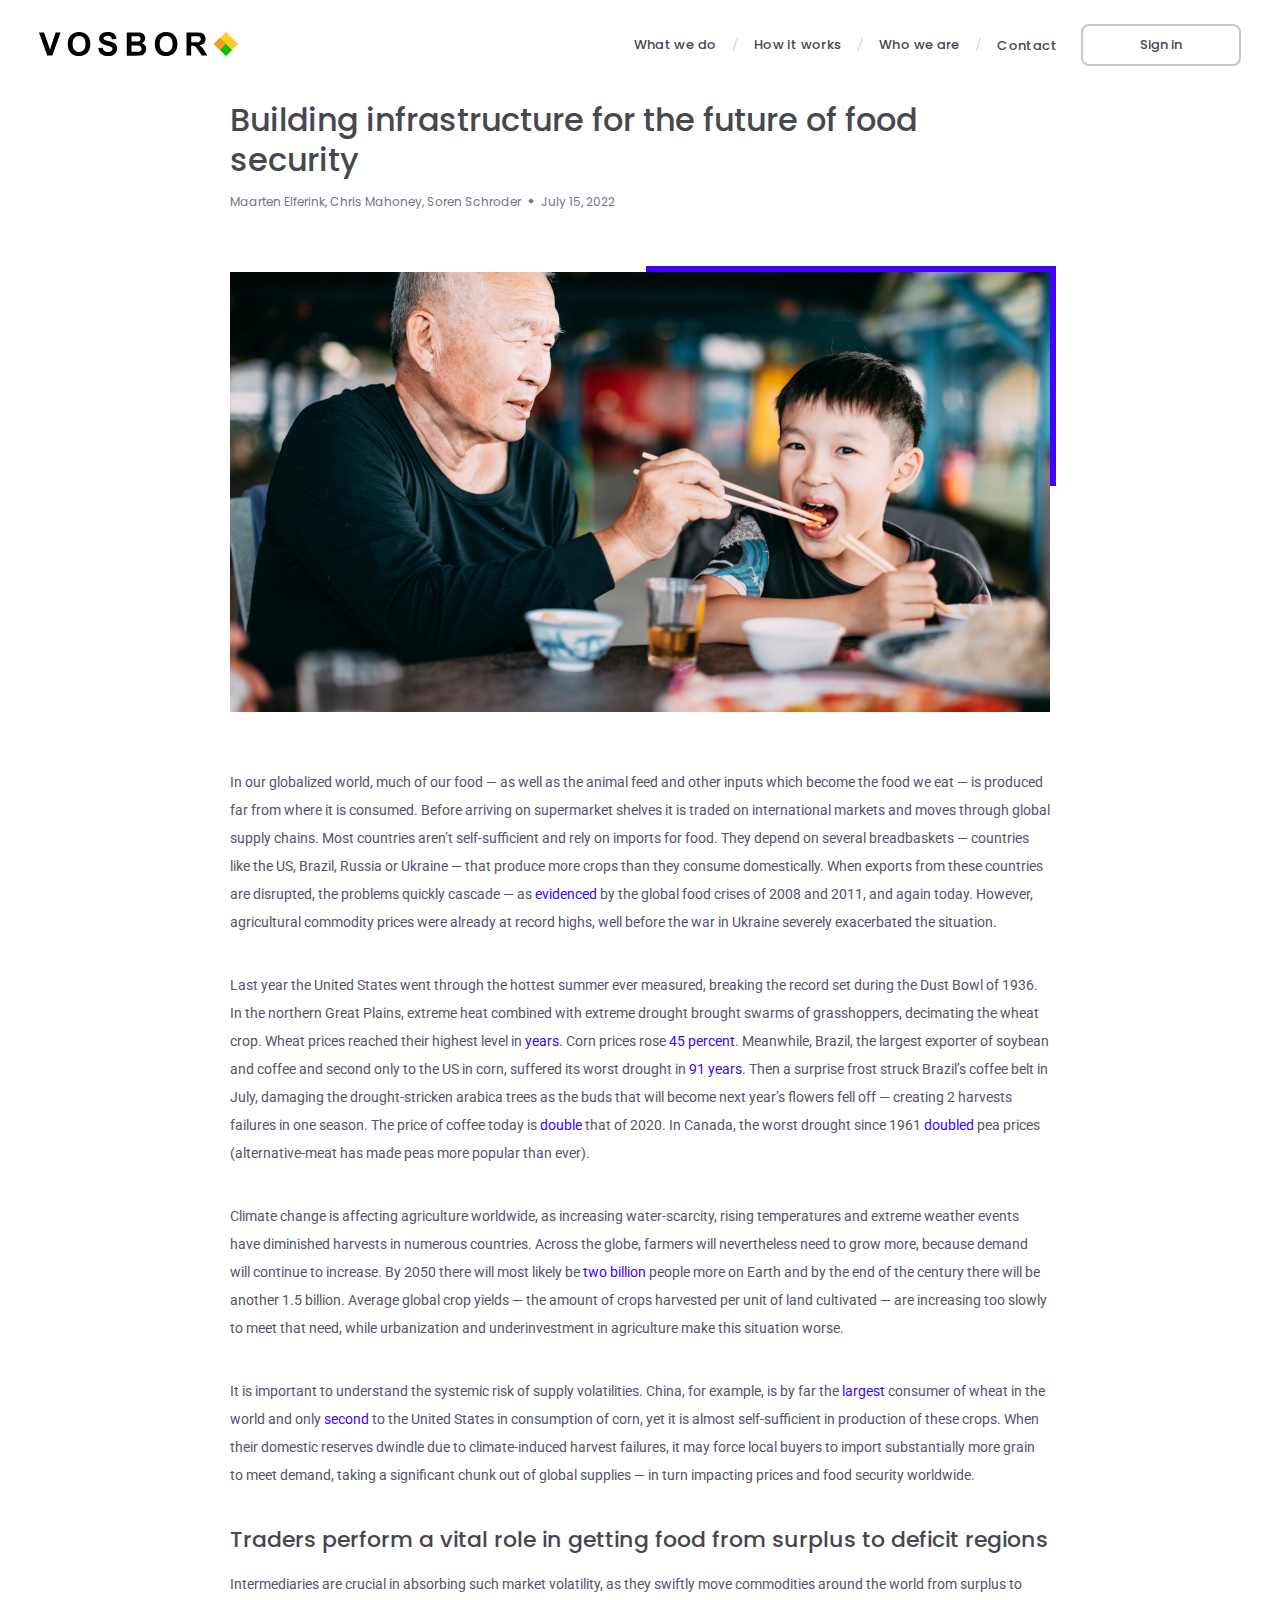
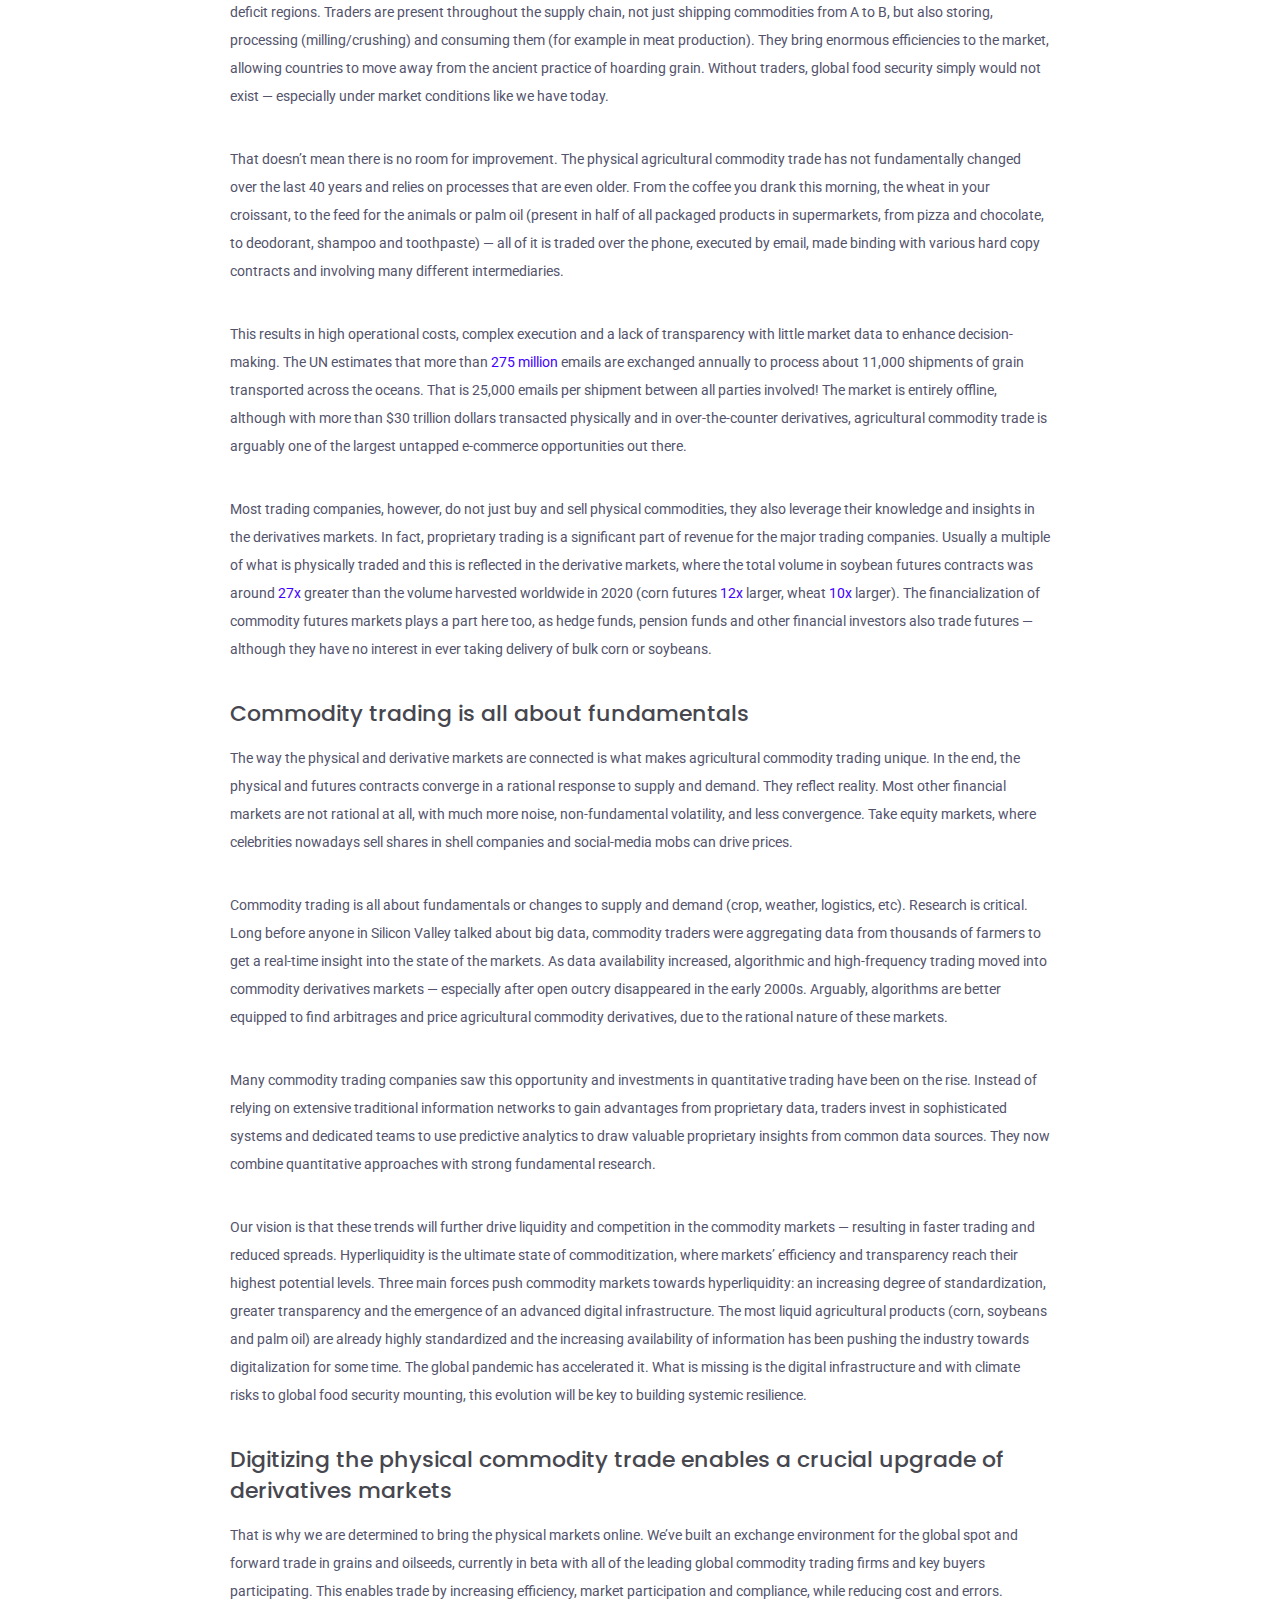
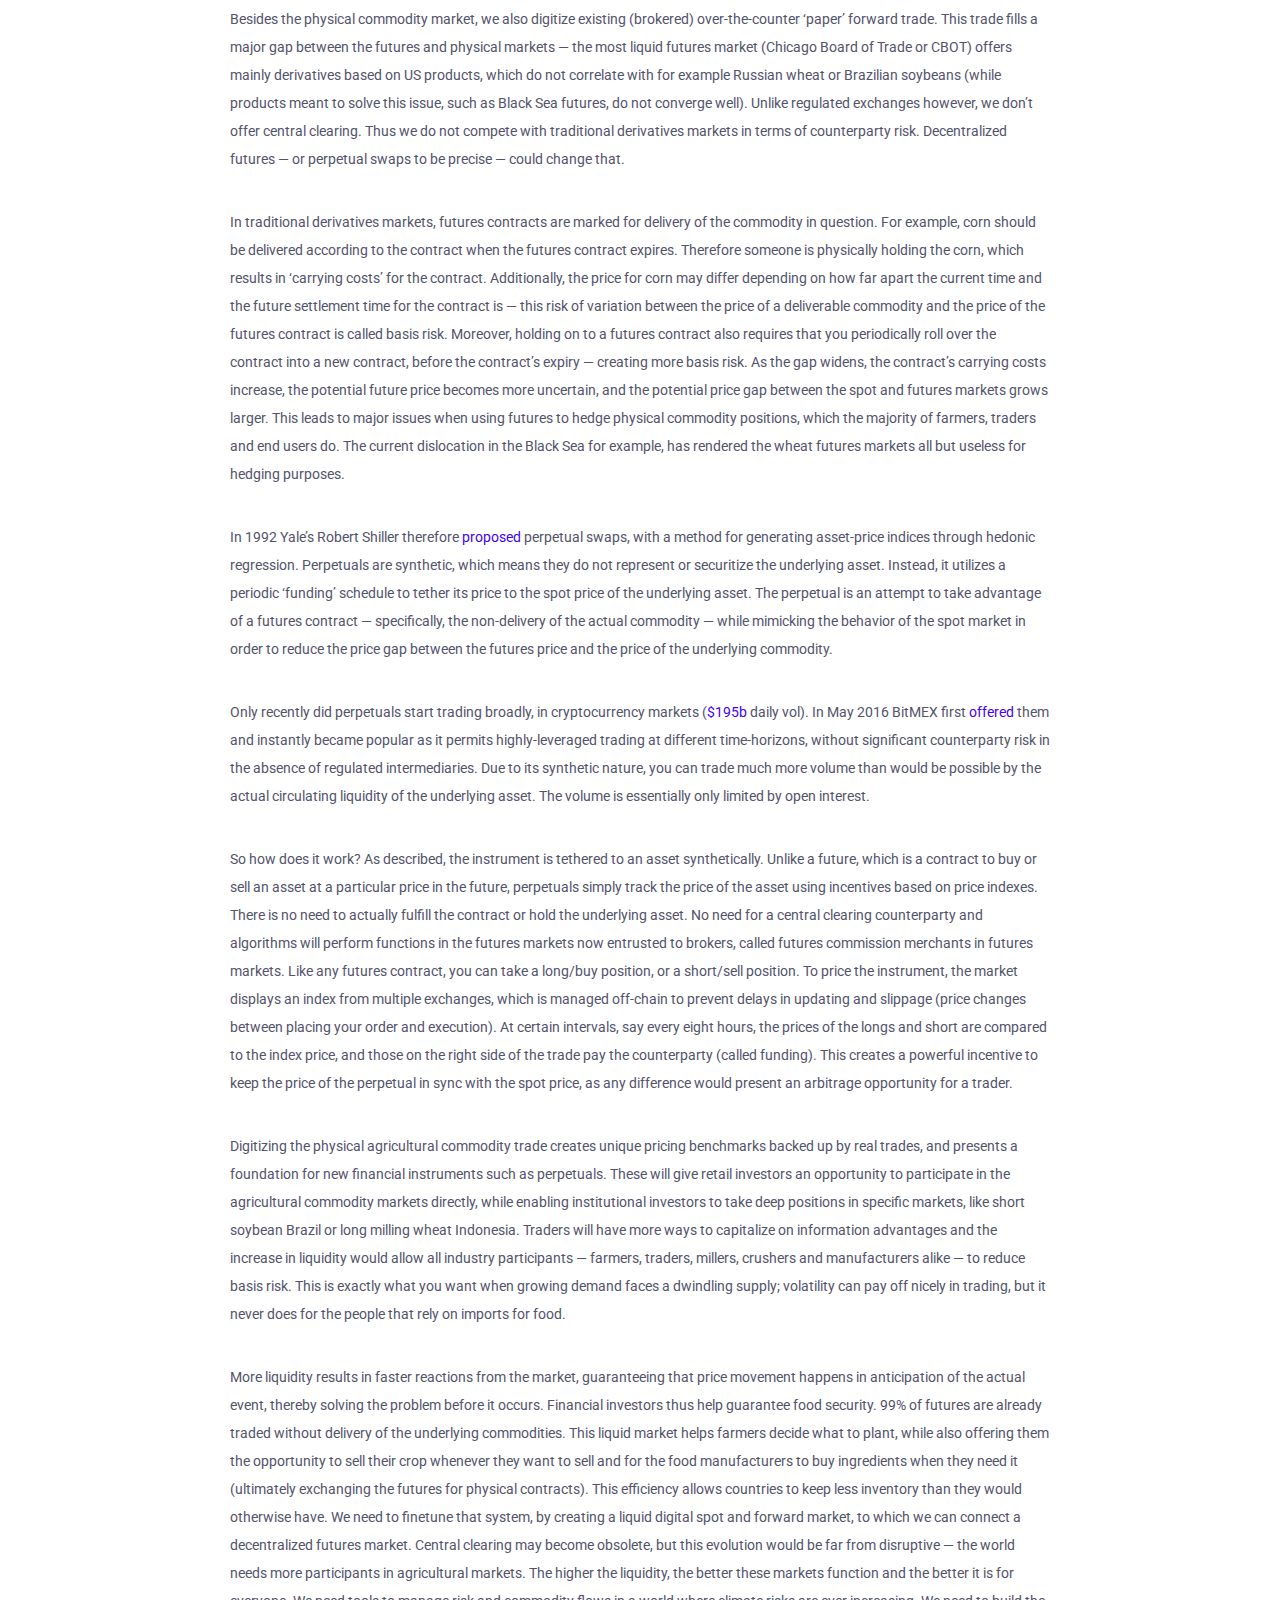
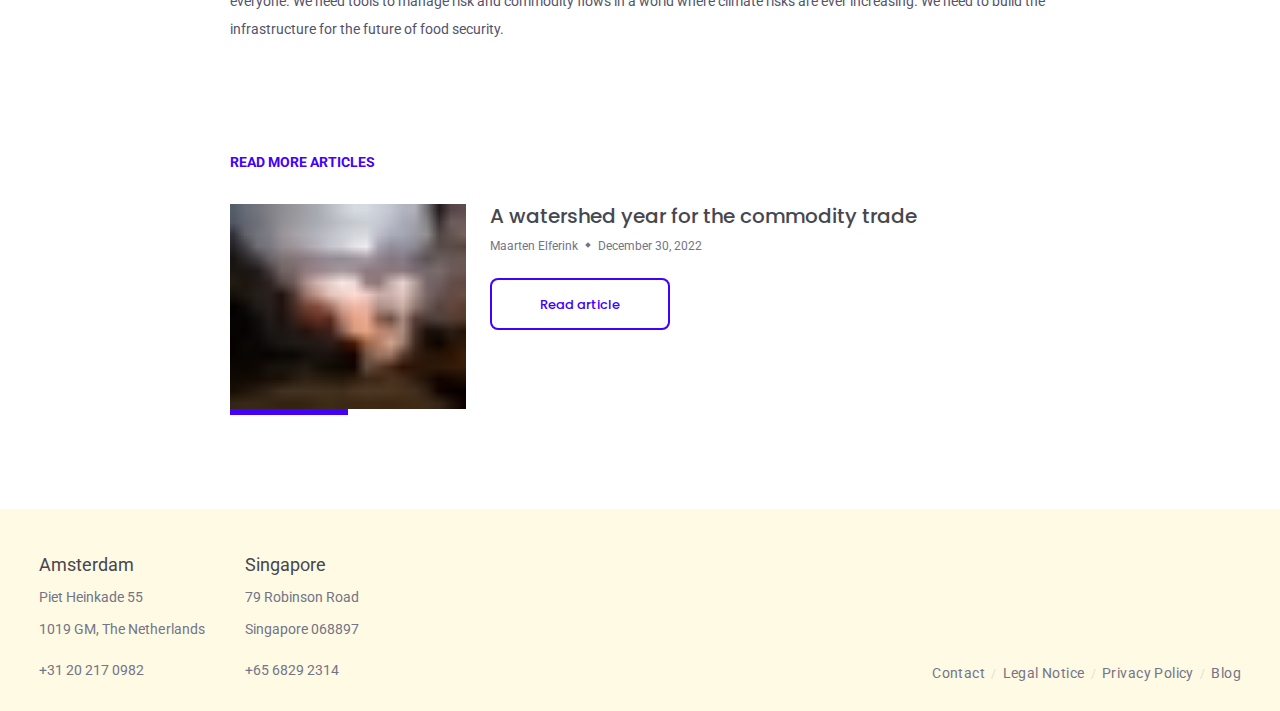
<file: blog/infrastructure-for-the-future-of-food-security/index.html>
<!DOCTYPE html><html><head><meta charSet="utf-8"/><meta http-equiv="x-ua-compatible" content="ie=edge"/><meta name="viewport" content="width=device-width, initial-scale=1, shrink-to-fit=no"/><meta name="version" content="3.0"/><meta data-react-helmet="true" charSet="utf-8"/><meta data-react-helmet="true" name="description" content=" Vosbor is a grain and oilseed trading platform. Discover how we foster transparency in global agricultural commodity markets. "/><meta data-react-helmet="true" name="keywords" content="commodity trading, commodity, blockchain, market, grain, oilseed, agriculture, agricultural commodities"/><meta data-react-helmet="true" property="og:title" content="Vosbor - The agricultural commodity trading platform"/><meta data-react-helmet="true" property="og:description" content="Vosbor is a grain and oilseed trading platform. Discover how we foster transparency in global agricultural commodity markets."/><meta data-react-helmet="true" property="og:type" content="website"/><meta data-react-helmet="true" property="og:url" content="https://www.vosbor.com/"/><meta data-react-helmet="true" name="robots" content="index, follow"/><style data-href="/styles.9399bb70e638437be671.css" data-identity="gatsby-global-css">a,abbr,acronym,address,applet,article,aside,audio,b,big,blockquote,body,canvas,caption,center,cite,code,dd,del,details,dfn,div,dl,dt,em,embed,fieldset,figcaption,figure,footer,form,h1,h2,h3,h4,h5,h6,header,hgroup,html,i,iframe,img,ins,kbd,label,legend,li,mark,menu,nav,object,ol,output,p,pre,q,ruby,s,samp,section,small,span,strike,strong,sub,summary,sup,table,tbody,td,tfoot,th,thead,time,tr,tt,u,ul,var,video{-webkit-margin-before:0;-webkit-margin-after:0;border:0;font-size:100%;font:inherit;margin:0;margin-block-end:0;margin-block-start:0;padding:0;vertical-align:baseline}article,aside,details,figcaption,figure,footer,header,hgroup,menu,nav,section{display:block}body{line-height:1}ol,ul{list-style:none}blockquote,q{quotes:none}blockquote:after,blockquote:before,q:after,q:before{content:"";content:none}table{border-collapse:collapse;border-spacing:0}*{-webkit-font-smoothing:antialiased;-moz-osx-font-smoothing:grayscale}body,html{-webkit-tap-highlight-color:rgba(0,0,0,0);border:0;font-family:Roboto;margin:0;padding:0;scroll-behavior:smooth;-webkit-user-select:none;user-select:none}@media(max-width:975px){.mobile-hidden{display:none!important}}@media(min-width:768px){.mobile-visible{display:none!important}}@media(max-width:1365px){.tablet-hidden{display:none!important}}@media(min-width:1366px){.tablet-visible{display:none!important}}.even-section{background:#fefae3}a{color:#747487}@-webkit-keyframes rotating{0%{-webkit-transform:rotate(0deg);transform:rotate(0deg)}to{-webkit-transform:rotate(1turn);transform:rotate(1turn)}}@keyframes rotating{0%{-webkit-transform:rotate(0deg);transform:rotate(0deg)}to{-webkit-transform:rotate(1turn);transform:rotate(1turn)}}</style><style>.gatsby-image-wrapper{position:relative;overflow:hidden}.gatsby-image-wrapper picture.object-fit-polyfill{position:static!important}.gatsby-image-wrapper img{bottom:0;height:100%;left:0;margin:0;max-width:none;padding:0;position:absolute;right:0;top:0;width:100%;object-fit:cover}.gatsby-image-wrapper [data-main-image]{opacity:0;transform:translateZ(0);transition:opacity .25s linear;will-change:opacity}.gatsby-image-wrapper-constrained{display:inline-block;vertical-align:top}</style><noscript><style>.gatsby-image-wrapper noscript [data-main-image]{opacity:1!important}.gatsby-image-wrapper [data-placeholder-image]{opacity:0!important}</style></noscript><script type="module">const e="undefined"!=typeof HTMLImageElement&&"loading"in HTMLImageElement.prototype;e&&document.body.addEventListener("load",(function(e){const t=e.target;if(void 0===t.dataset.mainImage)return;if(void 0===t.dataset.gatsbyImageSsr)return;let a=null,n=t;for(;null===a&&n;)void 0!==n.parentNode.dataset.gatsbyImageWrapper&&(a=n.parentNode),n=n.parentNode;const o=a.querySelector("[data-placeholder-image]"),r=new Image;r.src=t.currentSrc,r.decode().catch((()=>{})).then((()=>{t.style.opacity=1,o&&(o.style.opacity=0,o.style.transition="opacity 500ms linear")}))}),!0);</script><style data-styled="" data-styled-version="5.3.11">.kyTcuj{padding:30px 35px 25px;display:-webkit-box;display:-webkit-flex;display:-ms-flexbox;display:flex;-webkit-align-items:center;-webkit-box-align:center;-ms-flex-align:center;align-items:center;-webkit-flex-direction:column;-ms-flex-direction:column;flex-direction:column;gap:42px;}/*!sc*/
@media (min-width:768px){.kyTcuj{padding:40px 39px 25px;-webkit-flex-direction:row;-ms-flex-direction:row;flex-direction:row;-webkit-align-items:flex-end;-webkit-box-align:flex-end;-ms-flex-align:flex-end;align-items:flex-end;-webkit-box-pack:justify;-webkit-justify-content:space-between;-ms-flex-pack:justify;justify-content:space-between;}}/*!sc*/
@media (min-width:1366px){.kyTcuj{padding:40px 80px 25px;}}/*!sc*/
@media (min-width:1919px){.kyTcuj{padding:50px 100px 25px;}}/*!sc*/
data-styled.g1[id="footer__FooterContainer-sc-164g705-0"]{content:"kyTcuj,"}/*!sc*/
.sQmCu{display:-webkit-box;display:-webkit-flex;display:-ms-flexbox;display:flex;-webkit-align-items:stretch;-webkit-box-align:stretch;-ms-flex-align:stretch;align-items:stretch;gap:40px;}/*!sc*/
data-styled.g3[id="footer__AddressList-sc-164g705-2"]{content:"sQmCu,"}/*!sc*/
.ldNqOC{display:-webkit-box;display:-webkit-flex;display:-ms-flexbox;display:flex;-webkit-flex-direction:column;-ms-flex-direction:column;flex-direction:column;}/*!sc*/
data-styled.g4[id="footer__Address-sc-164g705-3"]{content:"ldNqOC,"}/*!sc*/
.inCbHJ{font-family:Roboto;font-style:normal;font-weight:normal;line-height:32px;-webkit-letter-spacing:0.002em;-moz-letter-spacing:0.002em;-ms-letter-spacing:0.002em;letter-spacing:0.002em;color:#47474f;font-size:16px;}/*!sc*/
@media (min-width:768px){.inCbHJ{font-size:18px;}}/*!sc*/
@media (min-width:1919px){.inCbHJ{font-size:24px;}}/*!sc*/
data-styled.g5[id="footer__AddressTitle-sc-164g705-4"]{content:"inCbHJ,"}/*!sc*/
.crRXfP{font-family:"Roboto";font-style:normal;font-weight:normal;line-height:32px;-webkit-letter-spacing:0.002em;-moz-letter-spacing:0.002em;-ms-letter-spacing:0.002em;letter-spacing:0.002em;color:#747487;font-size:14px;}/*!sc*/
@media (min-width:1366px){.crRXfP{font-size:16px;}}/*!sc*/
data-styled.g6[id="footer__AddressLine-sc-164g705-5"]{content:"crRXfP,"}/*!sc*/
.ZUcql{font-family:Roboto;font-style:normal;font-weight:normal;line-height:32px;-webkit-letter-spacing:0.002em;-moz-letter-spacing:0.002em;-ms-letter-spacing:0.002em;letter-spacing:0.002em;margin-top:9px;-webkit-text-decoration:none;text-decoration:none;color:#747487;font-size:14px;}/*!sc*/
@media (min-width:1366px){.ZUcql{font-size:16px;}}/*!sc*/
data-styled.g7[id="footer__Phone-sc-164g705-6"]{content:"ZUcql,"}/*!sc*/
.cLNOXf{font-family:Roboto;font-style:normal;font-weight:400;font-size:12px;line-height:20px;-webkit-letter-spacing:0.03em;-moz-letter-spacing:0.03em;-ms-letter-spacing:0.03em;letter-spacing:0.03em;color:#747487;-webkit-text-decoration:none;text-decoration:none;}/*!sc*/
.cLNOXf:not(:last-child)::after{content:"/";color:#c8c8ca;display:inline-block;vertical-align:middle;opacity:0.5;padding:0 6px;font-size:12px;line-height:20px;}/*!sc*/
@media (min-width:1366px){.cLNOXf:not(:last-child)::after{padding:0 8px;}}/*!sc*/
@media (min-width:1366px){.cLNOXf:not(:last-child)::after{padding:0 18px;font-size:14px;line-height:26px;}}/*!sc*/
@media (min-width:1919px){.cLNOXf:not(:last-child)::after{font-size:16px;line-height:28px;}}/*!sc*/
@media (min-width:768px){.cLNOXf{font-size:14px;line-height:26px;}}/*!sc*/
@media (min-width:1919px){.cLNOXf{font-size:16px;line-height:28px;}}/*!sc*/
data-styled.g8[id="footer__FooterLink-sc-164g705-7"]{content:"cLNOXf,"}/*!sc*/
.jILaPc{width:160px;box-sizing:border-box;-webkit-text-decoration:none;text-decoration:none;display:inline-block;text-align:center;white-space:nowrap;padding:0;border-width:2px;border-style:solid;border-radius:8px;font-family:"Poppins";font-weight:500;font-size:13px;height:42px;line-height:38px;}/*!sc*/
@media (min-width:1366px){.jILaPc{font-size:15px;height:44px;line-height:40px;}}/*!sc*/
@media (min-width:1919px){.jILaPc{font-size:18px;height:48px;line-height:44px;}}/*!sc*/
data-styled.g18[id="ButtonLink__BaseButtonLink-sc-1ebrgby-0"]{content:"jILaPc,"}/*!sc*/
.hhJYSo{z-index:1;padding:24px;display:-webkit-box;display:-webkit-flex;display:-ms-flexbox;display:flex;-webkit-box-pack:justify;-webkit-justify-content:space-between;-ms-flex-pack:justify;justify-content:space-between;-webkit-align-items:center;-webkit-box-align:center;-ms-flex-align:center;align-items:center;position:absolute;top:0;right:0;left:0;}/*!sc*/
.hhJYSo .links{display:-webkit-box;display:-webkit-flex;display:-ms-flexbox;display:flex;-webkit-align-items:center;-webkit-box-align:center;-ms-flex-align:center;align-items:center;-webkit-flex-wrap:wrap;-ms-flex-wrap:wrap;flex-wrap:wrap;-webkit-box-pack:end;-webkit-justify-content:flex-end;-ms-flex-pack:end;justify-content:flex-end;}/*!sc*/
@media (min-width:768px){.hhJYSo{padding:24px 39px;}}/*!sc*/
@media (min-width:1366px){.hhJYSo{padding:24px 40px;}}/*!sc*/
@media (min-width:1919px){.hhJYSo{padding:24px 68px;}}/*!sc*/
data-styled.g20[id="header__Header-sc-vh8ctx-0"]{content:"hhJYSo,"}/*!sc*/
.fjgqjF{font-family:"Poppins";font-style:normal;font-weight:500;font-size:14px;line-height:21px;-webkit-letter-spacing:0.03em;-moz-letter-spacing:0.03em;-ms-letter-spacing:0.03em;letter-spacing:0.03em;color:#47474F;-webkit-text-decoration:none;text-decoration:none;-webkit-transition-property:color;transition-property:color;-webkit-transition-duration:0.3s;transition-duration:0.3s;}/*!sc*/
.fjgqjF:hover{color:rgb(71 71 79 / 75%);}/*!sc*/
.fjgqjF.separator::after{content:"/";color:#C8C8CA;opacity:1;display:inline-block;vertical-align:middle;font-family:"Montserrat";line-height:22px;padding:0 16px;font-size:18px;}/*!sc*/
@media (min-width:1366px){.fjgqjF.separator::after{font-size:24px;padding:0 24px;}}/*!sc*/
.fjgqjF.separator::after:hover{opacity:1;}/*!sc*/
@media (min-width:768px){.fjgqjF{font-size:13px;}}/*!sc*/
@media (min-width:1366px){.fjgqjF{font-size:15px;}}/*!sc*/
@media (min-width:1919px){.fjgqjF{font-size:18px;}}/*!sc*/
data-styled.g21[id="header__HeaderLink-sc-vh8ctx-1"]{content:"fjgqjF,"}/*!sc*/
.ckjntT{border-color:rgba(255,255,255,0.33);margin-left:24px;color:#47474F;border-color:rgba(71,71,79,0.3);}/*!sc*/
@media (min-width:1366px){.ckjntT{margin-left:50px;}}/*!sc*/
.ckjntT:hover,.ckjntT:active{background:linear-gradient(270deg,#373cd9 2.12%,#243afa 97.88%);border-color:transparent;color:#ffffff;}/*!sc*/
data-styled.g22[id="header__ButtonLink-sc-vh8ctx-2"]{content:"ckjntT,"}/*!sc*/
.gUscoC{display:inline-block;margin:3px 8px;background-color:#747487;width:4px;height:4px;-webkit-transform:rotate(45deg);-ms-transform:rotate(45deg);transform:rotate(45deg);}/*!sc*/
data-styled.g27[id="PostLink__Separator-sc-dqz14k-4"]{content:"gUscoC,"}/*!sc*/
.jicxBu{font-family:"Poppins";font-size:13px;font-weight:500;line-height:21px;color:#4200ff;border-radius:8px;border:2px solid #4200ff;width:180px;height:52px;box-sizing:border-box;display:-webkit-inline-box;display:-webkit-inline-flex;display:-ms-inline-flexbox;display:inline-flex;-webkit-align-items:center;-webkit-box-align:center;-ms-flex-align:center;align-items:center;-webkit-box-pack:center;-webkit-justify-content:center;-ms-flex-pack:center;justify-content:center;-webkit-text-decoration:none;text-decoration:none;}/*!sc*/
.jicxBu:hover{background-color:#4200ff;color:#fff;cursor:pointer;}/*!sc*/
@media (min-width:1366px){.jicxBu{font-size:15px;line-height:23px;}}/*!sc*/
@media (min-width:1919px){.jicxBu{font-size:18px;line-height:27px;}}/*!sc*/
data-styled.g28[id="PostLink__ReadMoreButton-sc-dqz14k-5"]{content:"jicxBu,"}/*!sc*/
.kBRqlK{-webkit-text-decoration:none;text-decoration:none;}/*!sc*/
data-styled.g29[id="PostLink__LinkUnstyled-sc-dqz14k-6"]{content:"kBRqlK,"}/*!sc*/
.iqhLqt{margin-bottom:30px;display:-webkit-box;display:-webkit-flex;display:-ms-flexbox;display:flex;-webkit-flex-direction:column;-ms-flex-direction:column;flex-direction:column;-webkit-text-decoration:none;text-decoration:none;}/*!sc*/
@media (min-width:768px){.iqhLqt{-webkit-flex-direction:row;-ms-flex-direction:row;flex-direction:row;gap:24px;}}/*!sc*/
data-styled.g30[id="PostSummary__PostContainer-sc-ms37ki-0"]{content:"iqhLqt,"}/*!sc*/
.cMUCTM{-webkit-flex:1 0 auto;-ms-flex:1 0 auto;flex:1 0 auto;display:-webkit-box;display:-webkit-flex;display:-ms-flexbox;display:flex;-webkit-box-pack:center;-webkit-justify-content:center;-ms-flex-pack:center;justify-content:center;}/*!sc*/
@media (min-width:768px){.cMUCTM{max-width:260px;max-height:260px;}}/*!sc*/
.cMUCTM > *{-webkit-flex:1 0 auto;-ms-flex:1 0 auto;flex:1 0 auto;}/*!sc*/
data-styled.g31[id="PostSummary__ImgWrapper-sc-ms37ki-1"]{content:"cMUCTM,"}/*!sc*/
.ekPpOu{-webkit-flex:0 1 calc(100% - 260px);-ms-flex:0 1 calc(100% - 260px);flex:0 1 calc(100% - 260px);}/*!sc*/
data-styled.g32[id="PostSummary__BlockWrapper-sc-ms37ki-2"]{content:"ekPpOu,"}/*!sc*/
.iREMZH{max-width:260px;overflow:visible !important;}/*!sc*/
.post-container .PostSummary__ImgStyled-sc-ms37ki-3::before{width:50%;content:"";position:absolute;background-color:var(--bgcolor,#4200ff);left:0;bottom:-6px;height:6px;}/*!sc*/
@media (min-width:1366px){.post-container .PostSummary__ImgStyled-sc-ms37ki-3::before{bottom:-8px;height:8px;}}/*!sc*/
@media (min-width:1919px){.post-container .PostSummary__ImgStyled-sc-ms37ki-3::before{bottom:-10px;height:10px;}}/*!sc*/
data-styled.g33[id="PostSummary__ImgStyled-sc-ms37ki-3"]{content:"iREMZH,"}/*!sc*/
.cWMTMa{font-family:"Poppins";font-size:20px;line-height:24px;font-weight:500;margin-top:26px;margin-bottom:4px;color:#47474f;text-overflow:ellipsis;overflow:hidden;display:-webkit-box !important;-webkit-line-clamp:2;-webkit-box-orient:vertical;}/*!sc*/
@media (min-width:768px){.cWMTMa{margin-top:0;}}/*!sc*/
@media (min-width:1366px){.cWMTMa{margin-bottom:8px;font-size:26px;line-height:33.8px;}}/*!sc*/
@media (min-width:1919px){.cWMTMa{font-size:38px;line-height:49.21px;}}/*!sc*/
data-styled.g34[id="PostSummary__PostTitle-sc-ms37ki-4"]{content:"cWMTMa,"}/*!sc*/
.jQICDF{font-family:"Roboto";font-size:12px;font-weight:400;line-height:28px;margin-bottom:18px;color:#747487;}/*!sc*/
@media (min-width:1919px){.jQICDF{margin-bottom:22px;}}/*!sc*/
data-styled.g35[id="PostSummary__PostContent-sc-ms37ki-5"]{content:"jQICDF,"}/*!sc*/
.GukXp{display:inline-block;margin:3px 8px;background-color:#747487;width:4px;height:4px;-webkit-transform:rotate(45deg);-ms-transform:rotate(45deg);transform:rotate(45deg);}/*!sc*/
data-styled.g36[id="PostSummary__Separator-sc-ms37ki-6"]{content:"GukXp,"}/*!sc*/
.bAVtbC{margin-top:100px;margin-left:auto;margin-right:auto;padding-left:24px;padding-right:24px;max-width:820px;}/*!sc*/
@media (min-width:1366px){.bAVtbC{margin-top:150px;}}/*!sc*/
data-styled.g37[id="MarkdownRemarkfrontmatter__slug__BlogPostContainer-sc-1ess3mo-0"]{content:"bAVtbC,"}/*!sc*/
.gODazo{margin-bottom:48px;}/*!sc*/
@media (min-width:768px){.gODazo{margin-bottom:56px;}}/*!sc*/
data-styled.g38[id="MarkdownRemarkfrontmatter__slug__PostHeader-sc-1ess3mo-1"]{content:"gODazo,"}/*!sc*/
.bPFipP{font-family:"Poppins";font-size:32px;font-weight:500;line-height:40px;color:#47474f;margin-bottom:8px;}/*!sc*/
@media (min-width:1366px){.bPFipP{font-size:48px;line-height:59.52px;margin-bottom:16px;}}/*!sc*/
@media (min-width:1919px){.bPFipP{font-size:56px;line-height:72.52px;}}/*!sc*/
data-styled.g39[id="MarkdownRemarkfrontmatter__slug__PostTitle-sc-1ess3mo-2"]{content:"bPFipP,"}/*!sc*/
.gsviMv{font-family:"Poppins";font-size:22px;font-weight:300;line-height:31px;color:#47474f;margin-bottom:8px;}/*!sc*/
@media (min-width:1366px){.gsviMv{font-size:30px line-height:40px;margin-bottom:16px;}}/*!sc*/
@media (min-width:1919px){.gsviMv{font-size:38px;line-height:49px;}}/*!sc*/
data-styled.g40[id="MarkdownRemarkfrontmatter__slug__PostSubtitle-sc-1ess3mo-3"]{content:"gsviMv,"}/*!sc*/
.QDufW{font-family:"Poppins";font-size:12px;font-weight:400;line-height:28px;color:#747487;}/*!sc*/
@media (min-width:1366px){.QDufW{font-size:18px;line-height:36px;}}/*!sc*/
data-styled.g41[id="MarkdownRemarkfrontmatter__slug__PostInfo-sc-1ess3mo-4"]{content:"QDufW,"}/*!sc*/
.cUMXOP{overflow:visible !important;margin-bottom:48px;margin-left:-24px;margin-right:-24px;}/*!sc*/
@media (min-width:768px){.cUMXOP{margin-left:0;margin-right:0;margin-bottom:56px;}}/*!sc*/
.cUMXOP::before{width:50%;height:50%;content:"";position:absolute;background-color:var(--bgcolor,#4200ff);right:0px;top:-6px;}/*!sc*/
@media (min-width:768px){.cUMXOP::before{right:-6px;top:-6px;}}/*!sc*/
@media (min-width:1366px){.cUMXOP::before{right:-8px;top:-8px;}}/*!sc*/
@media (min-width:1919px){.cUMXOP::before{right:-10px;top:-10px;}}/*!sc*/
data-styled.g42[id="MarkdownRemarkfrontmatter__slug__ImgStyled-sc-1ess3mo-5"]{content:"cUMXOP,"}/*!sc*/
.gPMmgU{font-family:"Roboto";font-size:14px;font-weight:400;line-height:28px;color:#53536b;margin-bottom:101px;}/*!sc*/
@media (min-width:1366px){.gPMmgU{font-size:18px;line-height:36px;}}/*!sc*/
.gPMmgU h1,.gPMmgU h2,.gPMmgU h3,.gPMmgU h4,.gPMmgU h5,.gPMmgU h6{font-family:"Poppins";font-weight:500;text-align:left;padding-bottom:15px;font-size:22px;line-height:31px;color:#47474f;}/*!sc*/
@media (min-width:1366px){.gPMmgU h1,.gPMmgU h2,.gPMmgU h3,.gPMmgU h4,.gPMmgU h5,.gPMmgU h6{font-size:30px line-height:40px;}}/*!sc*/
@media (min-width:1919px){.gPMmgU h1,.gPMmgU h2,.gPMmgU h3,.gPMmgU h4,.gPMmgU h5,.gPMmgU h6{font-size:38px;line-height:49px;}}/*!sc*/
.gPMmgU em{font-style:italic;}/*!sc*/
.gPMmgU p{margin-bottom:35px;}/*!sc*/
.gPMmgU blockquote p,.gPMmgU q p{margin-bottom:0px;}/*!sc*/
.gPMmgU a{-webkit-text-decoration:none;text-decoration:none;color:#4200ff;}/*!sc*/
.gPMmgU a:hover{-webkit-text-decoration:underline;text-decoration:underline;}/*!sc*/
.gPMmgU ol,.gPMmgU ul{list-style-type:square;margin-bottom:35px;padding-left:30px;}/*!sc*/
.gPMmgU strong{font-weight:700;}/*!sc*/
.gPMmgU code{font-family:"IBM Plex Mono",monospace;font-style:normal;font-weight:500;}/*!sc*/
.gPMmgU blockquote,.gPMmgU q{background-color:#f3f3f3;margin-bottom:35px;border-radius:8px;padding:15px;}/*!sc*/
@media (min-width:768px){.gPMmgU blockquote,.gPMmgU q{padding:20px;}}/*!sc*/
@media (min-width:1366px){.gPMmgU blockquote,.gPMmgU q{padding:28px;}}/*!sc*/
@media (min-width:1919px){.gPMmgU blockquote,.gPMmgU q{padding:35px;}}/*!sc*/
.gPMmgU blockquote p:not(:only-child):not(:last-child),.gPMmgU q p:not(:only-child):not(:last-child){margin-bottom:35px;}/*!sc*/
data-styled.g43[id="MarkdownRemarkfrontmatter__slug__PostContent-sc-1ess3mo-6"]{content:"gPMmgU,"}/*!sc*/
.kFAMHg{margin-left:auto;margin-right:auto;margin-bottom:100px;padding-left:24px;padding-right:24px;max-width:820px;margin-top:100px;}/*!sc*/
@media (min-width:1366px){.kFAMHg{margin-top:150px;}}/*!sc*/
data-styled.g44[id="MarkdownRemarkfrontmatter__slug__ReadMoreContainer-sc-1ess3mo-7"]{content:"kFAMHg,"}/*!sc*/
.DFFqV{font-family:"Roboto";font-size:14px;font-weight:700;line-height:36px;color:#4200ff;margin-bottom:24px;text-transform:uppercase;}/*!sc*/
data-styled.g45[id="MarkdownRemarkfrontmatter__slug__MoreArticlesTitle-sc-1ess3mo-8"]{content:"DFFqV,"}/*!sc*/
</style><link rel="sitemap" type="application/xml" href="/sitemap/sitemap-index.xml"/><title data-react-helmet="true">Building infrastructure for the future of food security</title><link data-react-helmet="true" rel="canonical" href="https://www.vosbor.com/"/><link href="https://fonts.googleapis.com/css?family=Poppins:100,200,300,400,500,600|Roboto:100,200,300,400,500,600|IBM+Plex+Mono:100,200,300,400,500,600&amp;display=swap" rel="stylesheet"/><link rel="icon" href="/favicon-32x32.png?v=21c7173ac2f4953a804b70d35e9499ad" type="image/png"/><link rel="manifest" href="/manifest.webmanifest" crossorigin="anonymous"/><link rel="apple-touch-icon" sizes="48x48" href="/icons/icon-48x48.png?v=21c7173ac2f4953a804b70d35e9499ad"/><link rel="apple-touch-icon" sizes="72x72" href="/icons/icon-72x72.png?v=21c7173ac2f4953a804b70d35e9499ad"/><link rel="apple-touch-icon" sizes="96x96" href="/icons/icon-96x96.png?v=21c7173ac2f4953a804b70d35e9499ad"/><link rel="apple-touch-icon" sizes="144x144" href="/icons/icon-144x144.png?v=21c7173ac2f4953a804b70d35e9499ad"/><link rel="apple-touch-icon" sizes="192x192" href="/icons/icon-192x192.png?v=21c7173ac2f4953a804b70d35e9499ad"/><link rel="apple-touch-icon" sizes="256x256" href="/icons/icon-256x256.png?v=21c7173ac2f4953a804b70d35e9499ad"/><link rel="apple-touch-icon" sizes="384x384" href="/icons/icon-384x384.png?v=21c7173ac2f4953a804b70d35e9499ad"/><link rel="apple-touch-icon" sizes="512x512" href="/icons/icon-512x512.png?v=21c7173ac2f4953a804b70d35e9499ad"/><link rel="alternate" type="application/rss+xml" title="Vosbor Blog" href="/rss.xml"/></head><body><noscript><iframe src="https://www.googletagmanager.com/ns.html?id=GTM-PGRDJVG" height="0" width="0" style="display:none;visibility:hidden"></iframe></noscript><div id="___gatsby"><div style="outline:none" tabindex="-1" id="gatsby-focus-wrapper"><header class="header__Header-sc-vh8ctx-0 hhJYSo"><a href="/"><svg width="200" height="24" viewBox="0 0 200 24" fill="none"><g clip-path="url(#clip0_995_800)"><path d="M16.648 0.403381L10.9978 17.5462L5.04486 0.403381H0L8.27357 23.5967H13.3184L21.592 0.403381H16.648Z" fill="black"></path><path d="M28.7556 12.2017C28.7556 9.88235 29.1592 7.86555 29.8655 6.2521C30.37 5.04202 31.0763 3.93277 31.9843 3.02521C32.8924 2.11765 33.9014 1.41176 35.0112 0.907563C36.4238 0.302521 38.1391 0 40.0561 0C43.4866 0 46.2108 1.10924 48.2288 3.22689C50.2467 5.34454 51.3566 8.26891 51.3566 12.1008C51.3566 15.8319 50.3476 18.7563 48.3297 20.874C46.3117 22.9916 43.5875 24.1008 40.157 24.1008C36.7265 24.1008 34.0023 23.0924 31.8834 20.9748C29.7646 18.7563 28.7556 15.8319 28.7556 12.2017ZM33.5987 12C33.5987 14.6219 34.2041 16.6387 35.4148 17.9496C36.6256 19.2605 38.1391 19.9664 40.0561 19.9664C41.9732 19.9664 43.4866 19.2605 44.6974 17.9496C45.9081 16.6387 46.5135 14.6219 46.5135 11.8992C46.5135 9.27731 45.9081 7.26051 44.7983 5.94958C43.4866 4.63866 41.9732 4.03361 40.0561 4.03361C38.1391 4.03361 36.5247 4.7395 35.4148 6.05042C34.2041 7.36135 33.5987 9.27731 33.5987 12Z" fill="black"></path><path d="M59.2268 16.0336L63.7672 15.6303C64.0699 17.1429 64.5744 18.2521 65.4824 18.958C66.2896 19.6639 67.5004 20.0672 68.9129 20.0672C70.4264 20.0672 71.5363 19.7647 72.3434 19.0588C73.1506 18.4538 73.4533 17.6471 73.4533 16.8403C73.4533 16.3361 73.2515 15.8319 72.9488 15.4286C72.6461 15.0252 72.0408 14.7227 71.2336 14.4202C70.7291 14.2185 69.4174 13.916 67.5004 13.4118C64.9779 12.8067 63.2627 12 62.2537 11.0924C60.8412 9.78151 60.1349 8.26891 60.1349 6.45378C60.1349 5.2437 60.4376 4.13445 61.1439 3.12605C61.8501 2.11765 62.7582 1.31092 64.0699 0.806723C65.2806 0.302521 66.7941 0 68.6102 0C71.5363 0 73.756 0.605042 75.1686 1.91597C76.682 3.22689 77.3883 4.94118 77.4892 7.05882L72.8479 7.2605C72.6461 6.05042 72.2425 5.2437 71.5363 4.63866C70.83 4.13445 69.9219 3.83193 68.6102 3.83193C67.2986 3.83193 66.1887 4.13445 65.3815 4.63866C64.8771 5.04202 64.5744 5.54622 64.5744 6.15126C64.5744 6.65546 64.7762 7.15966 65.2806 7.56303C65.886 8.06723 67.2986 8.57143 69.6192 9.07563C71.9399 9.57983 73.5542 10.1849 74.6641 10.7899C75.774 11.395 76.5811 12.2017 77.1865 13.1092C77.7919 14.1176 78.0946 15.3277 78.0946 16.8403C78.0946 18.1513 77.691 19.4622 76.9847 20.5714C76.2784 21.7815 75.1686 22.5882 73.8569 23.1933C72.5452 23.7983 70.83 24 68.812 24C65.886 24 63.6663 23.2941 62.0519 21.9832C60.5385 20.6723 59.5295 18.6555 59.2268 16.0336Z" fill="black"></path><path d="M87.7805 0.403381H97.0631C98.8792 0.403381 100.292 0.504222 101.2 0.605062C102.108 0.806743 102.915 1.10926 103.621 1.61347C104.328 2.11767 104.933 2.72271 105.438 3.52943C105.942 4.33615 106.144 5.24372 106.144 6.25212C106.144 7.36136 105.841 8.36977 105.236 9.27733C104.63 10.1849 103.823 10.8908 102.814 11.2941C104.227 11.6975 105.337 12.4034 106.043 13.4118C106.85 14.4202 107.153 15.5294 107.153 16.9412C107.153 17.9496 106.951 19.0588 106.447 20.0672C105.942 21.0756 105.236 21.8824 104.429 22.4874C103.621 23.0925 102.512 23.4958 101.301 23.5967C100.494 23.6975 98.6774 23.6975 95.6505 23.7983H87.7805V0.403381ZM92.5227 4.23531V9.57985H95.5496C97.3658 9.57985 98.4756 9.57985 98.9801 9.47901C99.7873 9.37817 100.393 9.07565 100.897 8.67229C101.402 8.16809 101.603 7.56305 101.603 6.85716C101.603 6.15128 101.402 5.54624 100.998 5.14288C100.594 4.73952 99.9891 4.43699 99.1819 4.33615C98.6774 4.23531 97.3658 4.23531 95.146 4.23531H92.5227ZM92.5227 13.5126V19.7647H96.8613C98.5765 19.7647 99.5855 19.7647 100.09 19.6639C100.796 19.563 101.402 19.2605 101.805 18.7563C102.209 18.2521 102.512 17.6471 102.512 16.7395C102.512 16.0336 102.31 15.4286 102.007 14.9244C101.704 14.4202 101.2 14.1177 100.494 13.8151C99.8882 13.6135 98.4756 13.5126 96.3568 13.5126H92.5227Z" fill="black"></path><path d="M115.83 12.2017C115.83 9.88235 116.234 7.86555 116.94 6.2521C117.444 5.04202 118.151 4.03361 119.059 3.02521C119.967 2.11765 120.976 1.41176 122.086 0.907563C123.498 0.302521 125.214 0 127.131 0C130.561 0 133.285 1.10924 135.303 3.22689C137.321 5.34454 138.431 8.26891 138.431 12.1008C138.431 15.8319 137.422 18.7563 135.404 20.874C133.386 22.9916 130.662 24.1008 127.231 24.1008C123.801 24.1008 121.077 23.0924 118.958 20.9748C116.839 18.7563 115.83 15.8319 115.83 12.2017ZM120.673 12C120.673 14.6219 121.279 16.6387 122.489 17.9496C123.7 19.2605 125.214 19.9664 127.131 19.9664C129.048 19.9664 130.561 19.2605 131.772 17.9496C132.983 16.6387 133.588 14.6219 133.588 11.8992C133.588 9.27731 132.983 7.26051 131.873 5.94958C130.561 4.63866 129.048 4.03361 127.131 4.03361C125.214 4.03361 123.599 4.7395 122.489 6.05042C121.279 7.36135 120.673 9.27731 120.673 12Z" fill="black"></path><path d="M147.512 23.5967V0.403381H157.4C159.922 0.403381 161.637 0.605062 162.848 1.00842C163.958 1.41178 164.866 2.21851 165.572 3.22691C166.279 4.33615 166.581 5.54624 166.581 6.85716C166.581 8.57145 166.077 10.0841 165.068 11.1933C164.059 12.3025 162.545 13.0084 160.427 13.3109C161.436 13.916 162.243 14.521 162.949 15.2269C163.655 15.9328 164.462 17.1429 165.572 18.958L168.397 23.4958H162.747L159.317 18.4538C158.106 16.6387 157.299 15.5294 156.794 15.0252C156.391 14.521 155.886 14.2185 155.382 14.0168C154.877 13.8151 154.07 13.7143 153.061 13.7143H152.153V23.395H147.512V23.5967ZM152.254 10.1849H155.684C157.904 10.1849 159.317 10.0841 159.922 9.88237C160.527 9.68069 160.931 9.37817 161.234 8.87397C161.536 8.36977 161.738 7.86557 161.738 7.15968C161.738 6.35296 161.536 5.74792 161.133 5.24372C160.729 4.73952 160.124 4.437 159.317 4.33615C158.913 4.23531 157.803 4.23531 155.886 4.23531H152.254V10.1849Z" fill="black"></path><path d="M187 0L199 12L187 24L175 12L187 0Z" fill="#FDCC27"></path><path d="M181 5.99971L193 17.9997L187 23.9997L175 11.9997L181 5.99971Z" fill="#00C400"></path><path d="M181 5.99971L187 11.9997L181 17.9997L175 11.9997L181 5.99971Z" fill="#FD9A27"></path></g><defs><clipPath id="clip0_995_800"><rect width="200" height="24" fill="white"></rect></clipPath></defs></svg></a><div class="links"><a id="what_we_do" href="/#whatwedo" class="header__HeaderLink-sc-vh8ctx-1 fjgqjF separator mobile-hidden">What we do</a><a id="how_it_works" href="/#howitworks" class="header__HeaderLink-sc-vh8ctx-1 fjgqjF separator mobile-hidden">How it works</a><a id="who_we_are" href="/#whoweare" class="header__HeaderLink-sc-vh8ctx-1 fjgqjF separator mobile-hidden">Who we are</a><a id="contact" href="/contact" class="header__HeaderLink-sc-vh8ctx-1 fjgqjF">Contact</a><a id="login_button" href="https://exchange.vosbor.com/" class="ButtonLink__BaseButtonLink-sc-1ebrgby-0 header__ButtonLink-sc-vh8ctx-2 jILaPc ckjntT mobile-hidden">Sign in</a></div></header><div class="MarkdownRemarkfrontmatter__slug__BlogPostContainer-sc-1ess3mo-0 bAVtbC blog-post-container"><div class="blog-post"><div class="MarkdownRemarkfrontmatter__slug__PostHeader-sc-1ess3mo-1 gODazo"><h1 class="MarkdownRemarkfrontmatter__slug__PostTitle-sc-1ess3mo-2 bPFipP">Building infrastructure for the future of food security</h1><h2 class="MarkdownRemarkfrontmatter__slug__PostSubtitle-sc-1ess3mo-3 gsviMv"></h2><h3 class="MarkdownRemarkfrontmatter__slug__PostInfo-sc-1ess3mo-4 QDufW">Maarten Elferink, Chris Mahoney, Soren Schroder<span class="PostLink__Separator-sc-dqz14k-4 gUscoC"></span>July 15, 2022</h3></div><div class="MarkdownRemarkfrontmatter__slug__ImgStyled-sc-1ess3mo-5 cUMXOP gatsby-image-wrapper" style="position:relative;overflow:hidden;--bgcolor:#4200FF"><div aria-hidden="true" style="width:100%;padding-bottom:53.65853658536586%"></div><img aria-hidden="true" src="[data-uri]" alt="" style="position:absolute;top:0;left:0;width:100%;height:100%;object-fit:cover;object-position:center;opacity:1;transition-delay:500ms"/><noscript><picture><source srcset="/static/aab143c7e5d45d0b8d264a9c62140037/0741e/blog-post-1.jpg 820w,
/static/aab143c7e5d45d0b8d264a9c62140037/3934b/blog-post-1.jpg 1640w,
/static/aab143c7e5d45d0b8d264a9c62140037/6d00c/blog-post-1.jpg 3280w" sizes="(max-width: 3280px) 100vw, 3280px" /><img loading="lazy" sizes="(max-width: 3280px) 100vw, 3280px" srcset="/static/aab143c7e5d45d0b8d264a9c62140037/0741e/blog-post-1.jpg 820w,
/static/aab143c7e5d45d0b8d264a9c62140037/3934b/blog-post-1.jpg 1640w,
/static/aab143c7e5d45d0b8d264a9c62140037/6d00c/blog-post-1.jpg 3280w" src="/static/aab143c7e5d45d0b8d264a9c62140037/6d00c/blog-post-1.jpg" alt="" style="position:absolute;top:0;left:0;opacity:1;width:100%;height:100%;object-fit:cover;object-position:center"/></picture></noscript></div><div class="MarkdownRemarkfrontmatter__slug__PostContent-sc-1ess3mo-6 gPMmgU blog-post-content"><p>In our globalized world, much of our food — as well as the animal feed and other inputs which become the food we eat — is produced far from where it is consumed. Before arriving on supermarket shelves it is traded on international markets and moves through global supply chains. Most countries aren’t self-sufficient and rely on imports for food. They depend on several breadbaskets — countries like the US, Brazil, Russia or Ukraine — that produce more crops than they consume domestically. When exports from these countries are disrupted, the problems quickly cascade — as <a href="https://iopscience.iop.org/article/10.1088/1748-9326/10/2/024007/meta">evidenced</a> by the global food crises of 2008 and 2011, and again today. However, agricultural commodity prices were already at record highs, well before the war in Ukraine severely exacerbated the situation.</p>
<p>Last year the United States went through the hottest summer ever measured, breaking the record set during the Dust Bowl of 1936. In the northern Great Plains, extreme heat combined with extreme drought brought swarms of grasshoppers, decimating the wheat crop. Wheat prices reached their highest level in <a href="https://www.wsj.com/articles/wheat-prices-jump-signaling-more-food-inflation-11636027201">years</a>. Corn prices rose <a href="https://www.ft.com/content/571a9d68-c8b5-4c56-a539-26fff81e9296">45 percent</a>. Meanwhile, Brazil, the largest exporter of soybean and coffee and second only to the US in corn, suffered its worst drought in <a href="https://www.reuters.com/business/environment/brazil-drought-alert-country-faces-worst-dry-spell-91-years-2021-05-28/">91 years</a>. Then a surprise frost struck Brazil’s coffee belt in July, damaging the drought-stricken arabica trees as the buds that will become next year’s flowers fell off — creating 2 harvests failures in one season. The price of coffee today is <a href="https://www.bloomberg.com/news/articles/2021-11-12/coffee-hits-seven-year-high-as-global-supply-threats-worsen">double</a> that of 2020. In Canada, the worst drought since 1961 <a href="https://www.ft.com/content/689fe9b6-3b1f-4a19-b917-0546def68371">doubled</a> pea prices (alternative-meat has made peas more popular than ever).</p>
<p>Climate change is affecting agriculture worldwide, as increasing water-scarcity, rising temperatures and extreme weather events have diminished harvests in numerous countries. Across the globe, farmers will nevertheless need to grow more, because demand will continue to increase. By 2050 there will most likely be <a href="https://population.un.org/wpp/Publications/Files/WPP2019_Highlights.pdf">two billion</a> people more on Earth and by the end of the century there will be another 1.5 billion. Average global crop yields — the amount of crops harvested per unit of land cultivated — are increasing too slowly to meet that need, while urbanization and underinvestment in agriculture make this situation worse.</p>
<p>It is important to understand the systemic risk of supply volatilities. China, for example, is by far the <a href="https://www.ers.usda.gov/data-products/chart-gallery/gallery/chart-detail/?chartId=102088#:~:text=China&#x27;s%20wheat%20imports%20reach%20highest,four%20times%20the%20U.S.%20share.">largest</a> consumer of wheat in the world and only <a href="https://apps.fas.usda.gov/psdonline/circulars/grain.pdf">second</a> to the United States in consumption of corn, yet it is almost self-sufficient in production of these crops. When their domestic reserves dwindle due to climate-induced harvest failures, it may force local buyers to import substantially more grain to meet demand, taking a significant chunk out of global supplies — in turn impacting prices and food security worldwide.</p>
<h3>Traders perform a vital role in getting food from surplus to deficit regions</h3>
<p>Intermediaries are crucial in absorbing such market volatility, as they swiftly move commodities around the world from surplus to deficit regions. Traders are present throughout the supply chain, not just shipping commodities from A to B, but also storing, processing (milling/crushing) and consuming them (for example in meat production). They bring enormous efficiencies to the market, allowing countries to move away from the ancient practice of hoarding grain. Without traders, global food security simply would not exist — especially under market conditions like we have today.</p>
<p>That doesn’t mean there is no room for improvement. The physical agricultural commodity trade has not fundamentally changed over the last 40 years and relies on processes that are even older. From the coffee you drank this morning, the wheat in your croissant, to the feed for the animals or palm oil (present in half of all packaged products in supermarkets, from pizza and chocolate, to deodorant, shampoo and toothpaste) — all of it is traded over the phone, executed by email, made binding with various hard copy contracts and involving many different intermediaries.</p>
<p>This results in high operational costs, complex execution and a lack of transparency with little market data to enhance decision-making. The UN estimates that more than <a href="https://assets.ippc.int/static/media/files/publication/en/2019/11/Day5_8.1_ePhyto_Presentation_2019-10-26.pdf">275 million</a> emails are exchanged annually to process about 11,000 shipments of grain transported across the oceans. That is 25,000 emails per shipment between all parties involved! The market is entirely offline, although with more than $30 trillion dollars transacted physically and in over-the-counter derivatives, agricultural commodity trade is arguably one of the largest untapped e-commerce opportunities out there.</p>
<p>Most trading companies, however, do not just buy and sell physical commodities, they also leverage their knowledge and insights in the derivatives markets. In fact, proprietary trading is a significant part of revenue for the major trading companies. Usually a multiple of what is physically traded and this is reflected in the derivative markets, where the total volume in soybean futures contracts was around <a href="https://www.cmegroup.com/markets/agriculture/oilseeds/soybean.html">27x</a> greater than the volume harvested worldwide in 2020 (corn futures <a href="https://www.cmegroup.com/markets/agriculture/grains/corn.html">12x</a> larger, wheat <a href="https://www.cmegroup.com/markets/agriculture/grains/wheat.html">10x</a> larger). The financialization of commodity futures markets plays a part here too, as hedge funds, pension funds and other financial investors also trade futures — although they have no interest in ever taking delivery of bulk corn or soybeans.</p>
<h3>Commodity trading is all about fundamentals</h3>
<p>The way the physical and derivative markets are connected is what makes agricultural commodity trading unique. In the end, the physical and futures contracts converge in a rational response to supply and demand. They reflect reality. Most other financial markets are not rational at all, with much more noise, non-fundamental volatility, and less convergence. Take equity markets, where celebrities nowadays sell shares in shell companies and social-media mobs can drive prices.</p>
<p>Commodity trading is all about fundamentals or changes to supply and demand (crop, weather, logistics, etc). Research is critical. Long before anyone in Silicon Valley talked about big data, commodity traders were aggregating data from thousands of farmers to get a real-time insight into the state of the markets. As data availability increased, algorithmic and high-frequency trading moved into commodity derivatives markets — especially after open outcry disappeared in the early 2000s. Arguably, algorithms are better equipped to find arbitrages and price agricultural commodity derivatives, due to the rational nature of these markets.</p>
<p>Many commodity trading companies saw this opportunity and investments in quantitative trading have been on the rise. Instead of relying on extensive traditional information networks to gain advantages from proprietary data, traders invest in sophisticated systems and dedicated teams to use predictive analytics to draw valuable proprietary insights from common data sources. They now combine quantitative approaches with strong fundamental research.</p>
<p>Our vision is that these trends will further drive liquidity and competition in the commodity markets — resulting in faster trading and reduced spreads. Hyperliquidity is the ultimate state of commoditization, where markets’ efficiency and transparency reach their highest potential levels. Three main forces push commodity markets towards hyperliquidity: an increasing degree of standardization, greater transparency and the emergence of an advanced digital infrastructure. The most liquid agricultural products (corn, soybeans and palm oil) are already highly standardized and the increasing availability of information has been pushing the industry towards digitalization for some time. The global pandemic has accelerated it. What is missing is the digital infrastructure and with climate risks to global food security mounting, this evolution will be key to building systemic resilience.</p>
<h3>Digitizing the physical commodity trade enables a crucial upgrade of derivatives markets</h3>
<p>That is why we are determined to bring the physical markets online. We’ve built an exchange environment for the global spot and forward trade in grains and oilseeds, currently in beta with all of the leading global commodity trading firms and key buyers participating. This enables trade by increasing efficiency, market participation and compliance, while reducing cost and errors. Besides the physical commodity market, we also digitize existing (brokered) over-the-counter ‘paper’ forward trade. This trade fills a major gap between the futures and physical markets — the most liquid futures market (Chicago Board of Trade or CBOT) offers mainly derivatives based on US products, which do not correlate with for example Russian wheat or Brazilian soybeans (while products meant to solve this issue, such as Black Sea futures, do not converge well). Unlike regulated exchanges however, we don’t offer central clearing. Thus we do not compete with traditional derivatives markets in terms of counterparty risk. Decentralized futures — or perpetual swaps to be precise — could change that.</p>
<p>In traditional derivatives markets, futures contracts are marked for delivery of the commodity in question. For example, corn should be delivered according to the contract when the futures contract expires. Therefore someone is physically holding the corn, which results in ‘carrying costs’ for the contract. Additionally, the price for corn may differ depending on how far apart the current time and the future settlement time for the contract is — this risk of variation between the price of a deliverable commodity and the price of the futures contract is called basis risk. Moreover, holding on to a futures contract also requires that you periodically roll over the contract into a new contract, before the contract’s expiry — creating more basis risk. As the gap widens, the contract’s carrying costs increase, the potential future price becomes more uncertain, and the potential price gap between the spot and futures markets grows larger. This leads to major issues when using futures to hedge physical commodity positions, which the majority of farmers, traders and end users do. The current dislocation in the Black Sea for example, has rendered the wheat futures markets all but useless for hedging purposes.</p>
<p>In 1992 Yale’s Robert Shiller therefore <a href="https://cowles.yale.edu/sites/default/files/files/pub/d10/d1036.pdf">proposed</a> perpetual swaps, with a method for generating asset-price indices through hedonic regression. Perpetuals are synthetic, which means they do not represent or securitize the underlying asset. Instead, it utilizes a periodic ‘funding’ schedule to tether its price to the spot price of the underlying asset. The perpetual is an attempt to take advantage of a futures contract — specifically, the non-delivery of the actual commodity — while mimicking the behavior of the spot market in order to reduce the price gap between the futures price and the price of the underlying commodity.</p>
<p>Only recently did perpetuals start trading broadly, in cryptocurrency markets (<a href="https://www.coingecko.com/en/derivatives">$195b</a> daily vol). In May 2016 BitMEX first <a href="https://blog.bitmex.com/five-years-ago-the-perpetual-swap-was-born-everything-changed/">offered</a> them and instantly became popular as it permits highly-leveraged trading at different time-horizons, without significant counterparty risk in the absence of regulated intermediaries. Due to its synthetic nature, you can trade much more volume than would be possible by the actual circulating liquidity of the underlying asset. The volume is essentially only limited by open interest.</p>
<p>So how does it work? As described, the instrument is tethered to an asset synthetically. Unlike a future, which is a contract to buy or sell an asset at a particular price in the future, perpetuals simply track the price of the asset using incentives based on price indexes. There is no need to actually fulfill the contract or hold the underlying asset. No need for a central clearing counterparty and algorithms will perform functions in the futures markets now entrusted to brokers, called futures commission merchants in futures markets. Like any futures contract, you can take a long/buy position, or a short/sell position. To price the instrument, the market displays an index from multiple exchanges, which is managed off-chain to prevent delays in updating and slippage (price changes between placing your order and execution). At certain intervals, say every eight hours, the prices of the longs and short are compared to the index price, and those on the right side of the trade pay the counterparty (called funding). This creates a powerful incentive to keep the price of the perpetual in sync with the spot price, as any difference would present an arbitrage opportunity for a trader.</p>
<p>Digitizing the physical agricultural commodity trade creates unique pricing benchmarks backed up by real trades, and presents a foundation for new financial instruments such as perpetuals. These will give retail investors an opportunity to participate in the agricultural commodity markets directly, while enabling institutional investors to take deep positions in specific markets, like short soybean Brazil or long milling wheat Indonesia. Traders will have more ways to capitalize on information advantages and the increase in liquidity would allow all industry participants — farmers, traders, millers, crushers and manufacturers alike — to reduce basis risk. This is exactly what you want when growing demand faces a dwindling supply; volatility can pay off nicely in trading, but it never does for the people that rely on imports for food.</p>
<p>More liquidity results in faster reactions from the market, guaranteeing that price movement happens in anticipation of the actual event, thereby solving the problem before it occurs. Financial investors thus help guarantee food security. 99% of futures are already traded without delivery of the underlying commodities. This liquid market helps farmers decide what to plant, while also offering them the opportunity to sell their crop whenever they want to sell and for the food manufacturers to buy ingredients when they need it (ultimately exchanging the futures for physical contracts). This efficiency allows countries to keep less inventory than they would otherwise have. We need to finetune that system, by creating a liquid digital spot and forward market, to which we can connect a decentralized futures market. Central clearing may become obsolete, but this evolution would be far from disruptive — the world needs more participants in agricultural markets. The higher the liquidity, the better these markets function and the better it is for everyone. We need tools to manage risk and commodity flows in a world where climate risks are ever increasing. We need to build the infrastructure for the future of food security.</p></div></div></div><div class="MarkdownRemarkfrontmatter__slug__ReadMoreContainer-sc-1ess3mo-7 kFAMHg"><h3 class="MarkdownRemarkfrontmatter__slug__MoreArticlesTitle-sc-1ess3mo-8 DFFqV">Read more articles</h3><a class="PostSummary__PostContainer-sc-ms37ki-0 iqhLqt post-container"><div class="PostSummary__ImgWrapper-sc-ms37ki-1 cMUCTM"><a class="PostLink__LinkUnstyled-sc-dqz14k-6 kBRqlK" href="/blog/a-watershed-year-for-the-commodity-trade"><div class="PostSummary__ImgStyled-sc-ms37ki-3 iREMZH gatsby-image-wrapper" style="position:relative;overflow:hidden;--bgcolor:#4200FF"><div aria-hidden="true" style="width:100%;padding-bottom:86.92307692307692%"></div><img aria-hidden="true" src="[data-uri]" alt="" style="position:absolute;top:0;left:0;width:100%;height:100%;object-fit:cover;object-position:center;opacity:1;transition-delay:500ms"/><noscript><picture><source srcset="/static/d3b8c99eefad317ea25a2bdea8a0d71b/ecf03/img1.jpg 260w,
/static/d3b8c99eefad317ea25a2bdea8a0d71b/fdcdf/img1.jpg 520w,
/static/d3b8c99eefad317ea25a2bdea8a0d71b/0eb1c/img1.jpg 1040w,
/static/d3b8c99eefad317ea25a2bdea8a0d71b/2d343/img1.jpg 1560w,
/static/d3b8c99eefad317ea25a2bdea8a0d71b/1b35e/img1.jpg 2080w,
/static/d3b8c99eefad317ea25a2bdea8a0d71b/11eea/img1.jpg 3000w" sizes="(max-width: 1040px) 100vw, 1040px" /><img loading="lazy" sizes="(max-width: 1040px) 100vw, 1040px" srcset="/static/d3b8c99eefad317ea25a2bdea8a0d71b/ecf03/img1.jpg 260w,
/static/d3b8c99eefad317ea25a2bdea8a0d71b/fdcdf/img1.jpg 520w,
/static/d3b8c99eefad317ea25a2bdea8a0d71b/0eb1c/img1.jpg 1040w,
/static/d3b8c99eefad317ea25a2bdea8a0d71b/2d343/img1.jpg 1560w,
/static/d3b8c99eefad317ea25a2bdea8a0d71b/1b35e/img1.jpg 2080w,
/static/d3b8c99eefad317ea25a2bdea8a0d71b/11eea/img1.jpg 3000w" src="/static/d3b8c99eefad317ea25a2bdea8a0d71b/0eb1c/img1.jpg" alt="" style="position:absolute;top:0;left:0;opacity:1;width:100%;height:100%;object-fit:cover;object-position:center"/></picture></noscript></div></a></div><div class="PostSummary__BlockWrapper-sc-ms37ki-2 ekPpOu"><a class="PostLink__LinkUnstyled-sc-dqz14k-6 kBRqlK" href="/blog/a-watershed-year-for-the-commodity-trade"><h2 class="PostSummary__PostTitle-sc-ms37ki-4 cWMTMa">A watershed year for the commodity trade</h2></a><p class="PostSummary__PostContent-sc-ms37ki-5 jQICDF">Maarten Elferink<span class="PostSummary__Separator-sc-ms37ki-6 GukXp"></span>December 30, 2022</p><div><a class="PostLink__ReadMoreButton-sc-dqz14k-5 jicxBu" href="/blog/a-watershed-year-for-the-commodity-trade">Read article</a></div></div></a></div><footer class="footer__FooterContainer-sc-164g705-0 kyTcuj even-section"><div class="footer__AddressWrapper-sc-164g705-1 tgQgX"><div class="footer__AddressList-sc-164g705-2 sQmCu"><address class="footer__Address-sc-164g705-3 ldNqOC"><h4 class="footer__AddressTitle-sc-164g705-4 inCbHJ">Amsterdam</h4><span class="footer__AddressLine-sc-164g705-5 crRXfP">Piet Heinkade 55</span><span class="footer__AddressLine-sc-164g705-5 crRXfP">1019 GM, The Netherlands</span><a class="footer__Phone-sc-164g705-6 ZUcql">+31 20 217 0982</a></address><address class="footer__Address-sc-164g705-3 ldNqOC"><h4 class="footer__AddressTitle-sc-164g705-4 inCbHJ">Singapore</h4><span class="footer__AddressLine-sc-164g705-5 crRXfP">79 Robinson Road</span><span class="footer__AddressLine-sc-164g705-5 crRXfP">Singapore 068897</span><a class="footer__Phone-sc-164g705-6 ZUcql">+65 6829 2314</a></address></div></div><div class="links"><a href="/contact" class="footer__FooterLink-sc-164g705-7 cLNOXf">Contact</a><a href="/legal-notice" class="footer__FooterLink-sc-164g705-7 cLNOXf">Legal Notice</a><a href="/privacy-policy#" class="footer__FooterLink-sc-164g705-7 cLNOXf">Privacy Policy</a><a href="/blog" class="footer__FooterLink-sc-164g705-7 cLNOXf">Blog</a></div><a class="tablet-hidden" style="min-width:360px;text-align:right" href="/"><svg width="200" height="24" viewBox="0 0 200 24" fill="none"><g clip-path="url(#clip0_995_800)"><path d="M16.648 0.403381L10.9978 17.5462L5.04486 0.403381H0L8.27357 23.5967H13.3184L21.592 0.403381H16.648Z" fill="black"></path><path d="M28.7556 12.2017C28.7556 9.88235 29.1592 7.86555 29.8655 6.2521C30.37 5.04202 31.0763 3.93277 31.9843 3.02521C32.8924 2.11765 33.9014 1.41176 35.0112 0.907563C36.4238 0.302521 38.1391 0 40.0561 0C43.4866 0 46.2108 1.10924 48.2288 3.22689C50.2467 5.34454 51.3566 8.26891 51.3566 12.1008C51.3566 15.8319 50.3476 18.7563 48.3297 20.874C46.3117 22.9916 43.5875 24.1008 40.157 24.1008C36.7265 24.1008 34.0023 23.0924 31.8834 20.9748C29.7646 18.7563 28.7556 15.8319 28.7556 12.2017ZM33.5987 12C33.5987 14.6219 34.2041 16.6387 35.4148 17.9496C36.6256 19.2605 38.1391 19.9664 40.0561 19.9664C41.9732 19.9664 43.4866 19.2605 44.6974 17.9496C45.9081 16.6387 46.5135 14.6219 46.5135 11.8992C46.5135 9.27731 45.9081 7.26051 44.7983 5.94958C43.4866 4.63866 41.9732 4.03361 40.0561 4.03361C38.1391 4.03361 36.5247 4.7395 35.4148 6.05042C34.2041 7.36135 33.5987 9.27731 33.5987 12Z" fill="black"></path><path d="M59.2268 16.0336L63.7672 15.6303C64.0699 17.1429 64.5744 18.2521 65.4824 18.958C66.2896 19.6639 67.5004 20.0672 68.9129 20.0672C70.4264 20.0672 71.5363 19.7647 72.3434 19.0588C73.1506 18.4538 73.4533 17.6471 73.4533 16.8403C73.4533 16.3361 73.2515 15.8319 72.9488 15.4286C72.6461 15.0252 72.0408 14.7227 71.2336 14.4202C70.7291 14.2185 69.4174 13.916 67.5004 13.4118C64.9779 12.8067 63.2627 12 62.2537 11.0924C60.8412 9.78151 60.1349 8.26891 60.1349 6.45378C60.1349 5.2437 60.4376 4.13445 61.1439 3.12605C61.8501 2.11765 62.7582 1.31092 64.0699 0.806723C65.2806 0.302521 66.7941 0 68.6102 0C71.5363 0 73.756 0.605042 75.1686 1.91597C76.682 3.22689 77.3883 4.94118 77.4892 7.05882L72.8479 7.2605C72.6461 6.05042 72.2425 5.2437 71.5363 4.63866C70.83 4.13445 69.9219 3.83193 68.6102 3.83193C67.2986 3.83193 66.1887 4.13445 65.3815 4.63866C64.8771 5.04202 64.5744 5.54622 64.5744 6.15126C64.5744 6.65546 64.7762 7.15966 65.2806 7.56303C65.886 8.06723 67.2986 8.57143 69.6192 9.07563C71.9399 9.57983 73.5542 10.1849 74.6641 10.7899C75.774 11.395 76.5811 12.2017 77.1865 13.1092C77.7919 14.1176 78.0946 15.3277 78.0946 16.8403C78.0946 18.1513 77.691 19.4622 76.9847 20.5714C76.2784 21.7815 75.1686 22.5882 73.8569 23.1933C72.5452 23.7983 70.83 24 68.812 24C65.886 24 63.6663 23.2941 62.0519 21.9832C60.5385 20.6723 59.5295 18.6555 59.2268 16.0336Z" fill="black"></path><path d="M87.7805 0.403381H97.0631C98.8792 0.403381 100.292 0.504222 101.2 0.605062C102.108 0.806743 102.915 1.10926 103.621 1.61347C104.328 2.11767 104.933 2.72271 105.438 3.52943C105.942 4.33615 106.144 5.24372 106.144 6.25212C106.144 7.36136 105.841 8.36977 105.236 9.27733C104.63 10.1849 103.823 10.8908 102.814 11.2941C104.227 11.6975 105.337 12.4034 106.043 13.4118C106.85 14.4202 107.153 15.5294 107.153 16.9412C107.153 17.9496 106.951 19.0588 106.447 20.0672C105.942 21.0756 105.236 21.8824 104.429 22.4874C103.621 23.0925 102.512 23.4958 101.301 23.5967C100.494 23.6975 98.6774 23.6975 95.6505 23.7983H87.7805V0.403381ZM92.5227 4.23531V9.57985H95.5496C97.3658 9.57985 98.4756 9.57985 98.9801 9.47901C99.7873 9.37817 100.393 9.07565 100.897 8.67229C101.402 8.16809 101.603 7.56305 101.603 6.85716C101.603 6.15128 101.402 5.54624 100.998 5.14288C100.594 4.73952 99.9891 4.43699 99.1819 4.33615C98.6774 4.23531 97.3658 4.23531 95.146 4.23531H92.5227ZM92.5227 13.5126V19.7647H96.8613C98.5765 19.7647 99.5855 19.7647 100.09 19.6639C100.796 19.563 101.402 19.2605 101.805 18.7563C102.209 18.2521 102.512 17.6471 102.512 16.7395C102.512 16.0336 102.31 15.4286 102.007 14.9244C101.704 14.4202 101.2 14.1177 100.494 13.8151C99.8882 13.6135 98.4756 13.5126 96.3568 13.5126H92.5227Z" fill="black"></path><path d="M115.83 12.2017C115.83 9.88235 116.234 7.86555 116.94 6.2521C117.444 5.04202 118.151 4.03361 119.059 3.02521C119.967 2.11765 120.976 1.41176 122.086 0.907563C123.498 0.302521 125.214 0 127.131 0C130.561 0 133.285 1.10924 135.303 3.22689C137.321 5.34454 138.431 8.26891 138.431 12.1008C138.431 15.8319 137.422 18.7563 135.404 20.874C133.386 22.9916 130.662 24.1008 127.231 24.1008C123.801 24.1008 121.077 23.0924 118.958 20.9748C116.839 18.7563 115.83 15.8319 115.83 12.2017ZM120.673 12C120.673 14.6219 121.279 16.6387 122.489 17.9496C123.7 19.2605 125.214 19.9664 127.131 19.9664C129.048 19.9664 130.561 19.2605 131.772 17.9496C132.983 16.6387 133.588 14.6219 133.588 11.8992C133.588 9.27731 132.983 7.26051 131.873 5.94958C130.561 4.63866 129.048 4.03361 127.131 4.03361C125.214 4.03361 123.599 4.7395 122.489 6.05042C121.279 7.36135 120.673 9.27731 120.673 12Z" fill="black"></path><path d="M147.512 23.5967V0.403381H157.4C159.922 0.403381 161.637 0.605062 162.848 1.00842C163.958 1.41178 164.866 2.21851 165.572 3.22691C166.279 4.33615 166.581 5.54624 166.581 6.85716C166.581 8.57145 166.077 10.0841 165.068 11.1933C164.059 12.3025 162.545 13.0084 160.427 13.3109C161.436 13.916 162.243 14.521 162.949 15.2269C163.655 15.9328 164.462 17.1429 165.572 18.958L168.397 23.4958H162.747L159.317 18.4538C158.106 16.6387 157.299 15.5294 156.794 15.0252C156.391 14.521 155.886 14.2185 155.382 14.0168C154.877 13.8151 154.07 13.7143 153.061 13.7143H152.153V23.395H147.512V23.5967ZM152.254 10.1849H155.684C157.904 10.1849 159.317 10.0841 159.922 9.88237C160.527 9.68069 160.931 9.37817 161.234 8.87397C161.536 8.36977 161.738 7.86557 161.738 7.15968C161.738 6.35296 161.536 5.74792 161.133 5.24372C160.729 4.73952 160.124 4.437 159.317 4.33615C158.913 4.23531 157.803 4.23531 155.886 4.23531H152.254V10.1849Z" fill="black"></path><path d="M187 0L199 12L187 24L175 12L187 0Z" fill="#FDCC27"></path><path d="M181 5.99971L193 17.9997L187 23.9997L175 11.9997L181 5.99971Z" fill="#00C400"></path><path d="M181 5.99971L187 11.9997L181 17.9997L175 11.9997L181 5.99971Z" fill="#FD9A27"></path></g><defs><clipPath id="clip0_995_800"><rect width="200" height="24" fill="white"></rect></clipPath></defs></svg></a></footer></div><div id="gatsby-announcer" style="position:absolute;top:0;width:1px;height:1px;padding:0;overflow:hidden;clip:rect(0, 0, 0, 0);white-space:nowrap;border:0" aria-live="assertive" aria-atomic="true"></div></div><script id="gatsby-script-loader">/*<![CDATA[*/window.pagePath="/blog/infrastructure-for-the-future-of-food-security/";window.___webpackCompilationHash="62ed0c50cc7746de4acc";/*]]>*/</script><script id="gatsby-chunk-mapping">/*<![CDATA[*/window.___chunkMapping={"polyfill":["/polyfill-92f23a8be4aa924185b5.js"],"app":["/app-203038dd73872341a08a.js"],"component---src-pages-404-js":["/component---src-pages-404-js-ba633d0dafaf443fea1d.js"],"component---src-pages-blog-js":["/component---src-pages-blog-js-ce6fd01cc7f77e460764.js"],"component---src-pages-careers-js":["/component---src-pages-careers-js-6899a9b1af374171c47f.js"],"component---src-pages-contact-js":["/component---src-pages-contact-js-313d9124a5abaeb2256b.js"],"component---src-pages-index-js":["/component---src-pages-index-js-e2b566750792257c0908.js"],"component---src-pages-legal-notice-js":["/component---src-pages-legal-notice-js-db040c4b46288cc8530e.js"],"component---src-pages-markdown-remark-frontmatter-slug-js":["/component---src-pages-markdown-remark-frontmatter-slug-js-53f38166e0a60260281d.js"],"component---src-pages-press-js":["/component---src-pages-press-js-9b5a5efce2fb83f60c0c.js"],"component---src-pages-privacy-policy-js":["/component---src-pages-privacy-policy-js-cc3b2c5b70965c0d1c33.js"],"component---src-pages-response-ok-js":["/component---src-pages-response-ok-js-ced0609bcd42f40780f1.js"]};/*]]>*/</script><script src="/polyfill-92f23a8be4aa924185b5.js" nomodule=""></script><script src="/app-203038dd73872341a08a.js" async=""></script><script src="/framework-ca02116a6dfddfce5eb0.js" async=""></script><script src="/webpack-runtime-3abb663009b122f462c6.js" async=""></script></body></html>
</file>
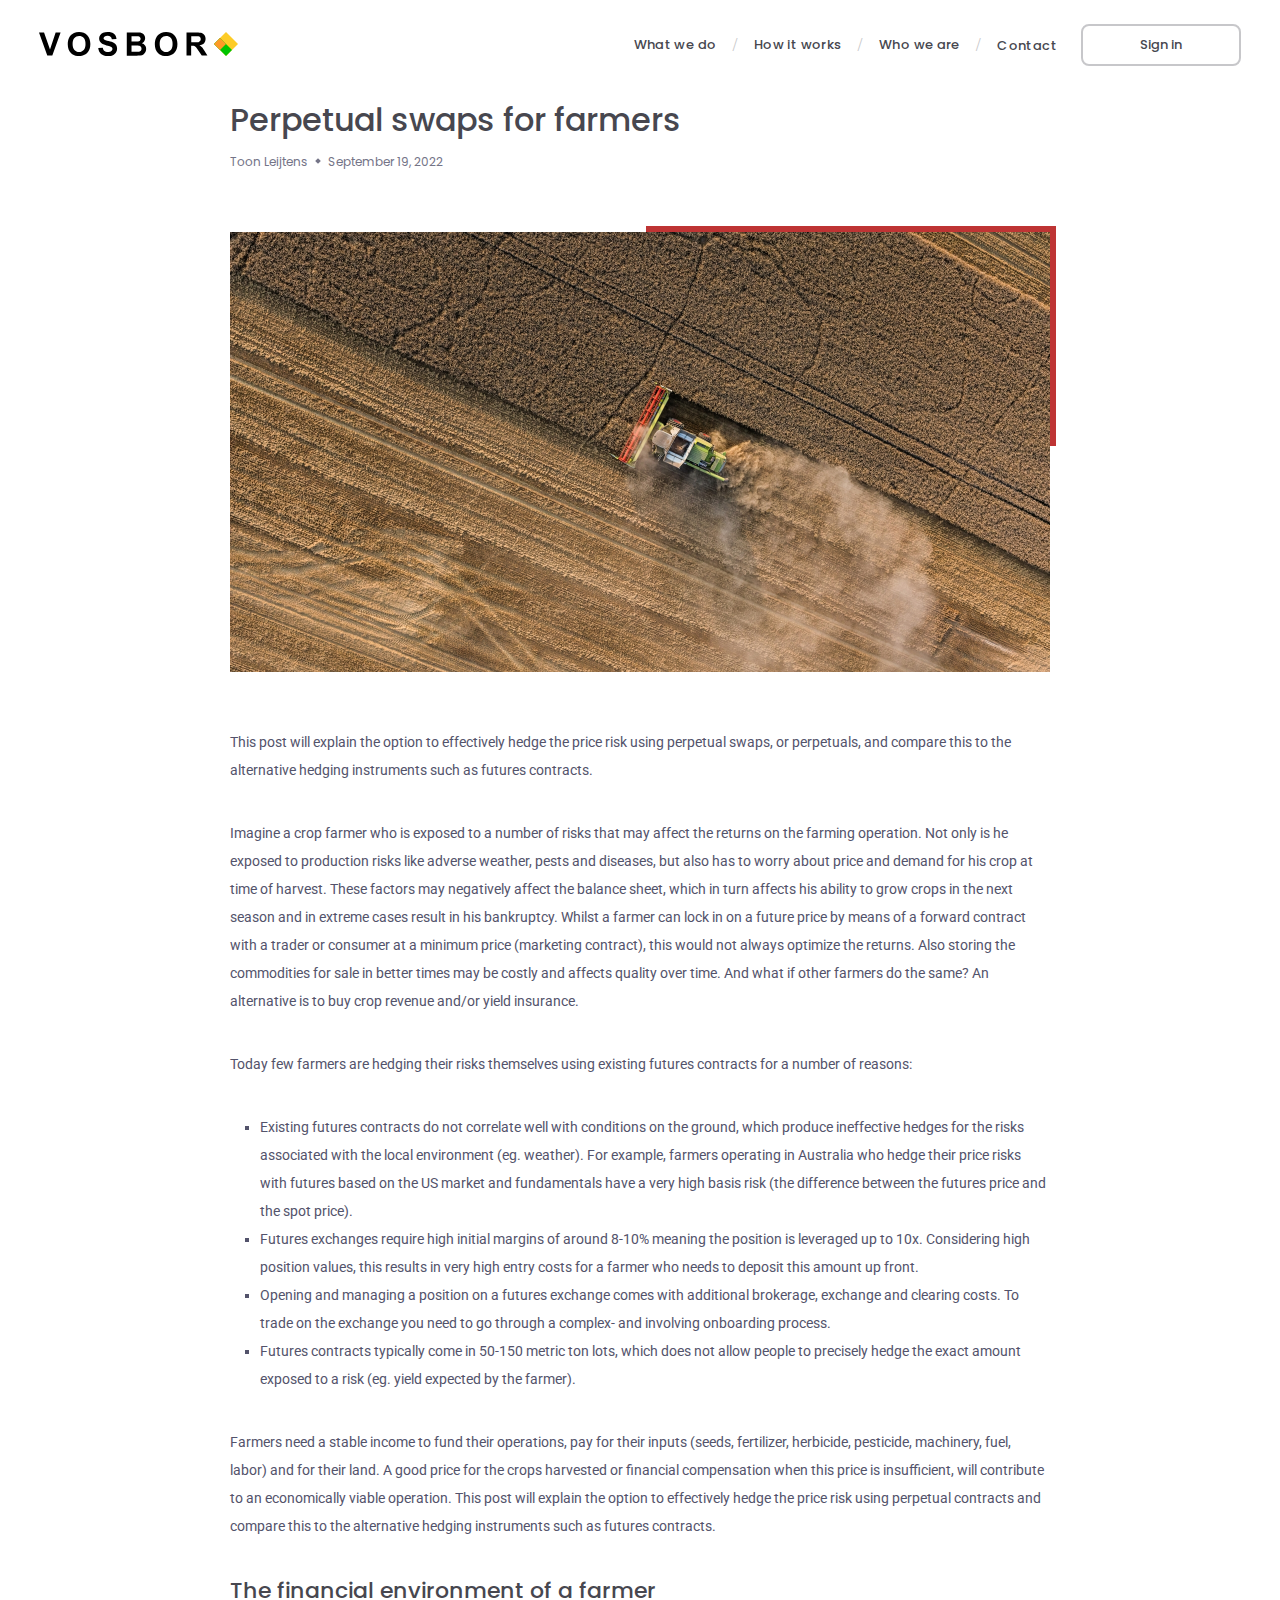
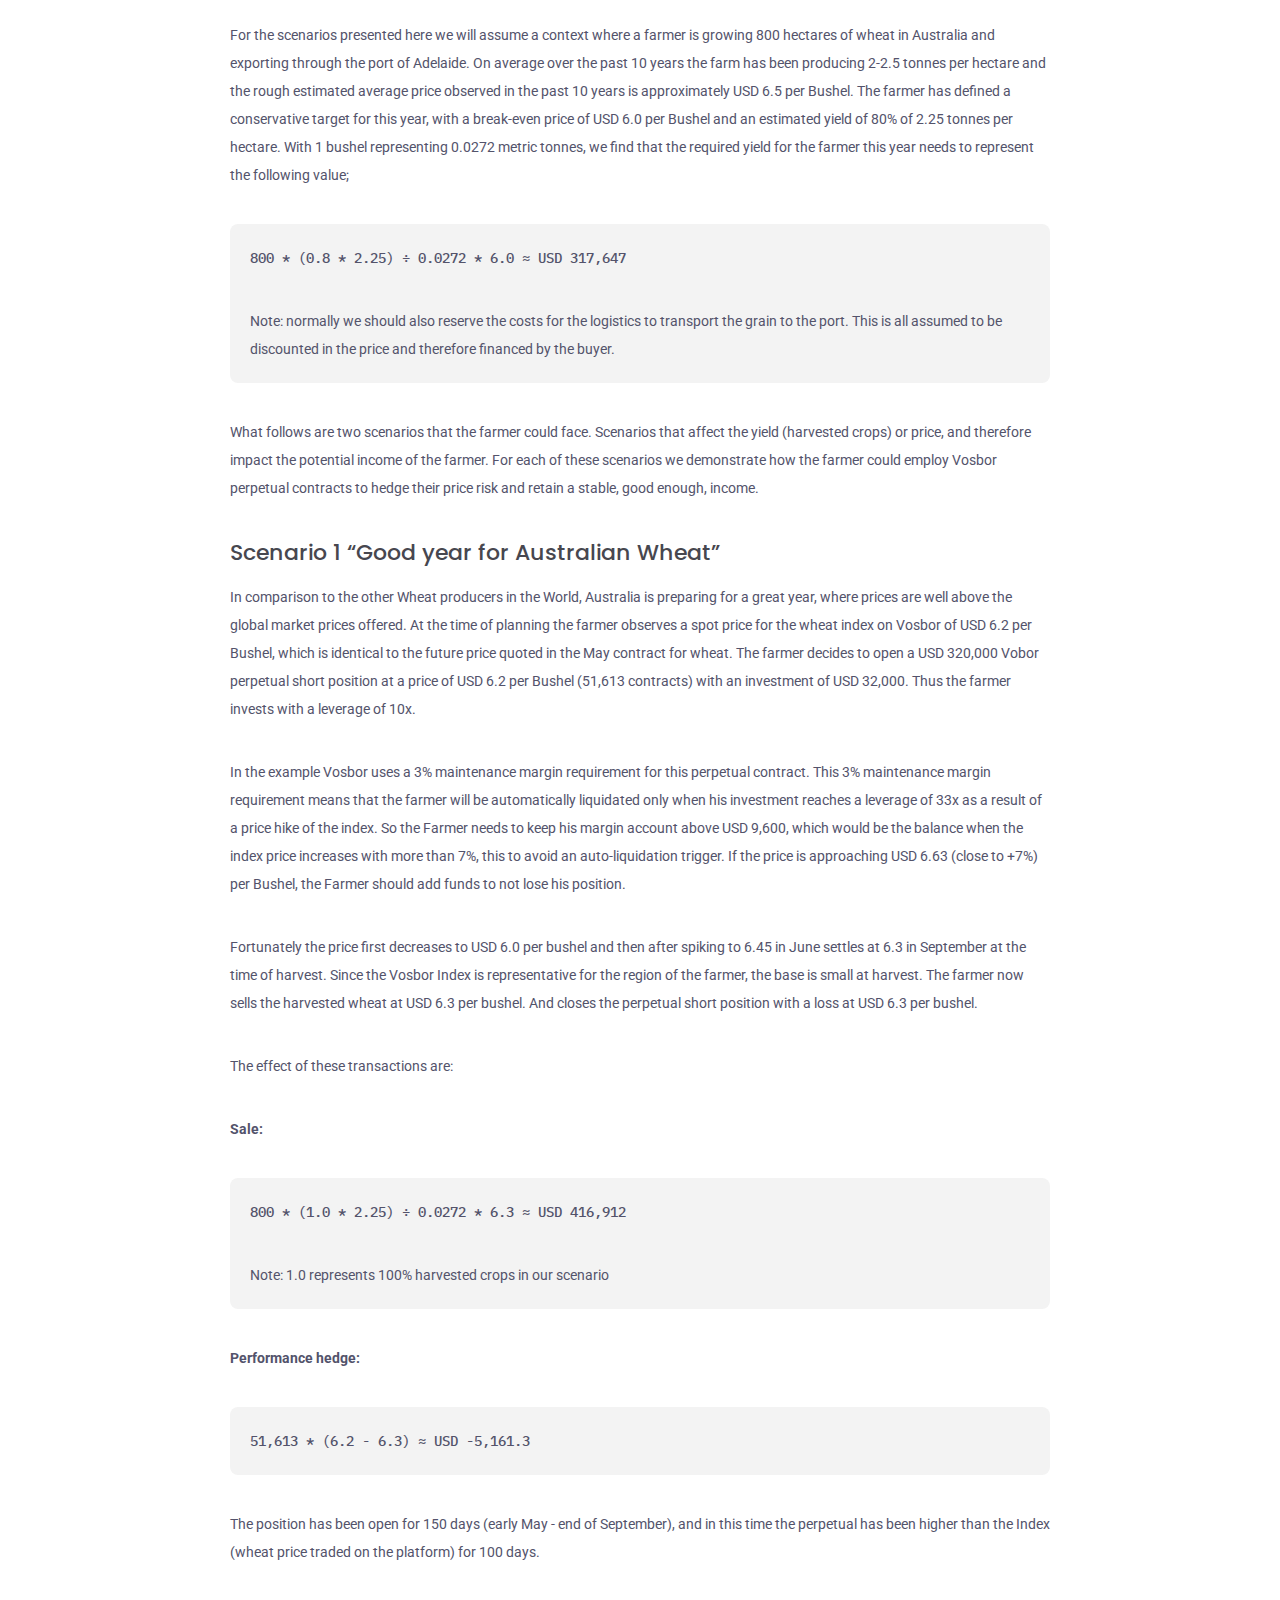
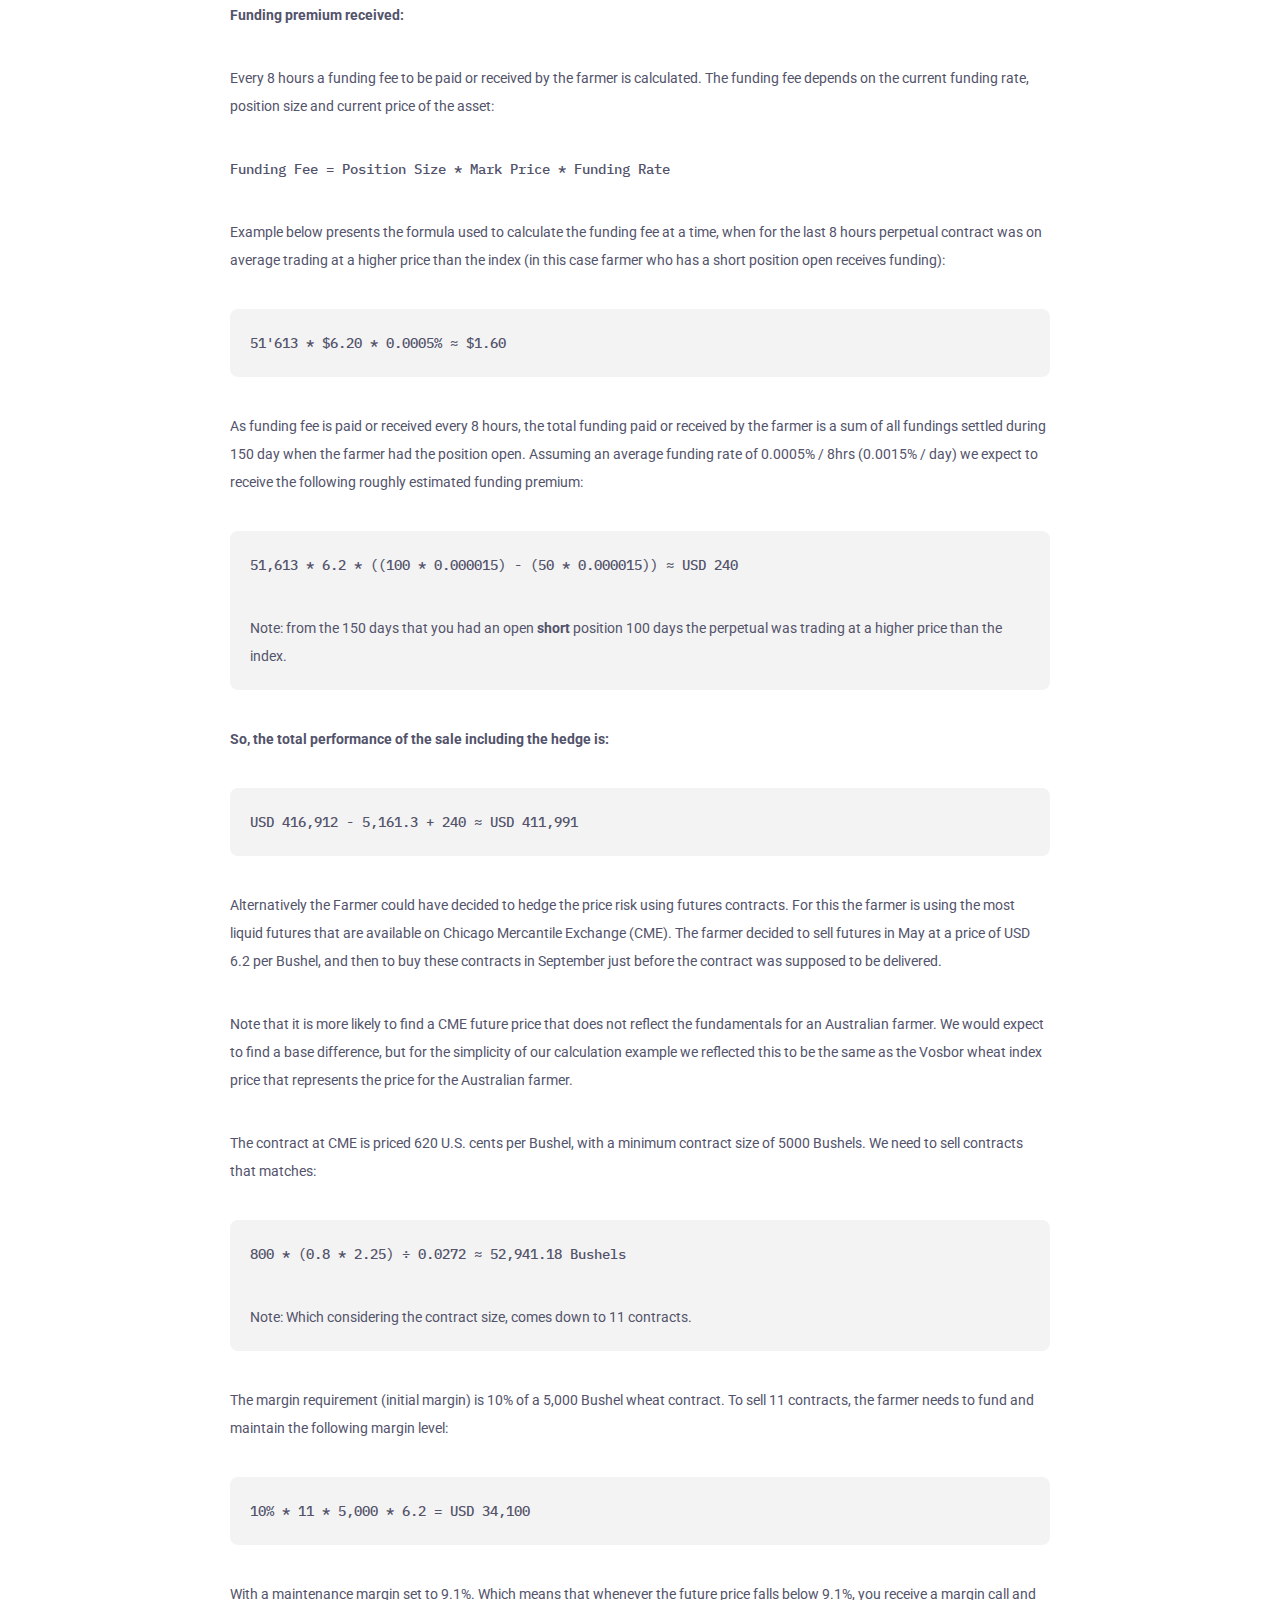
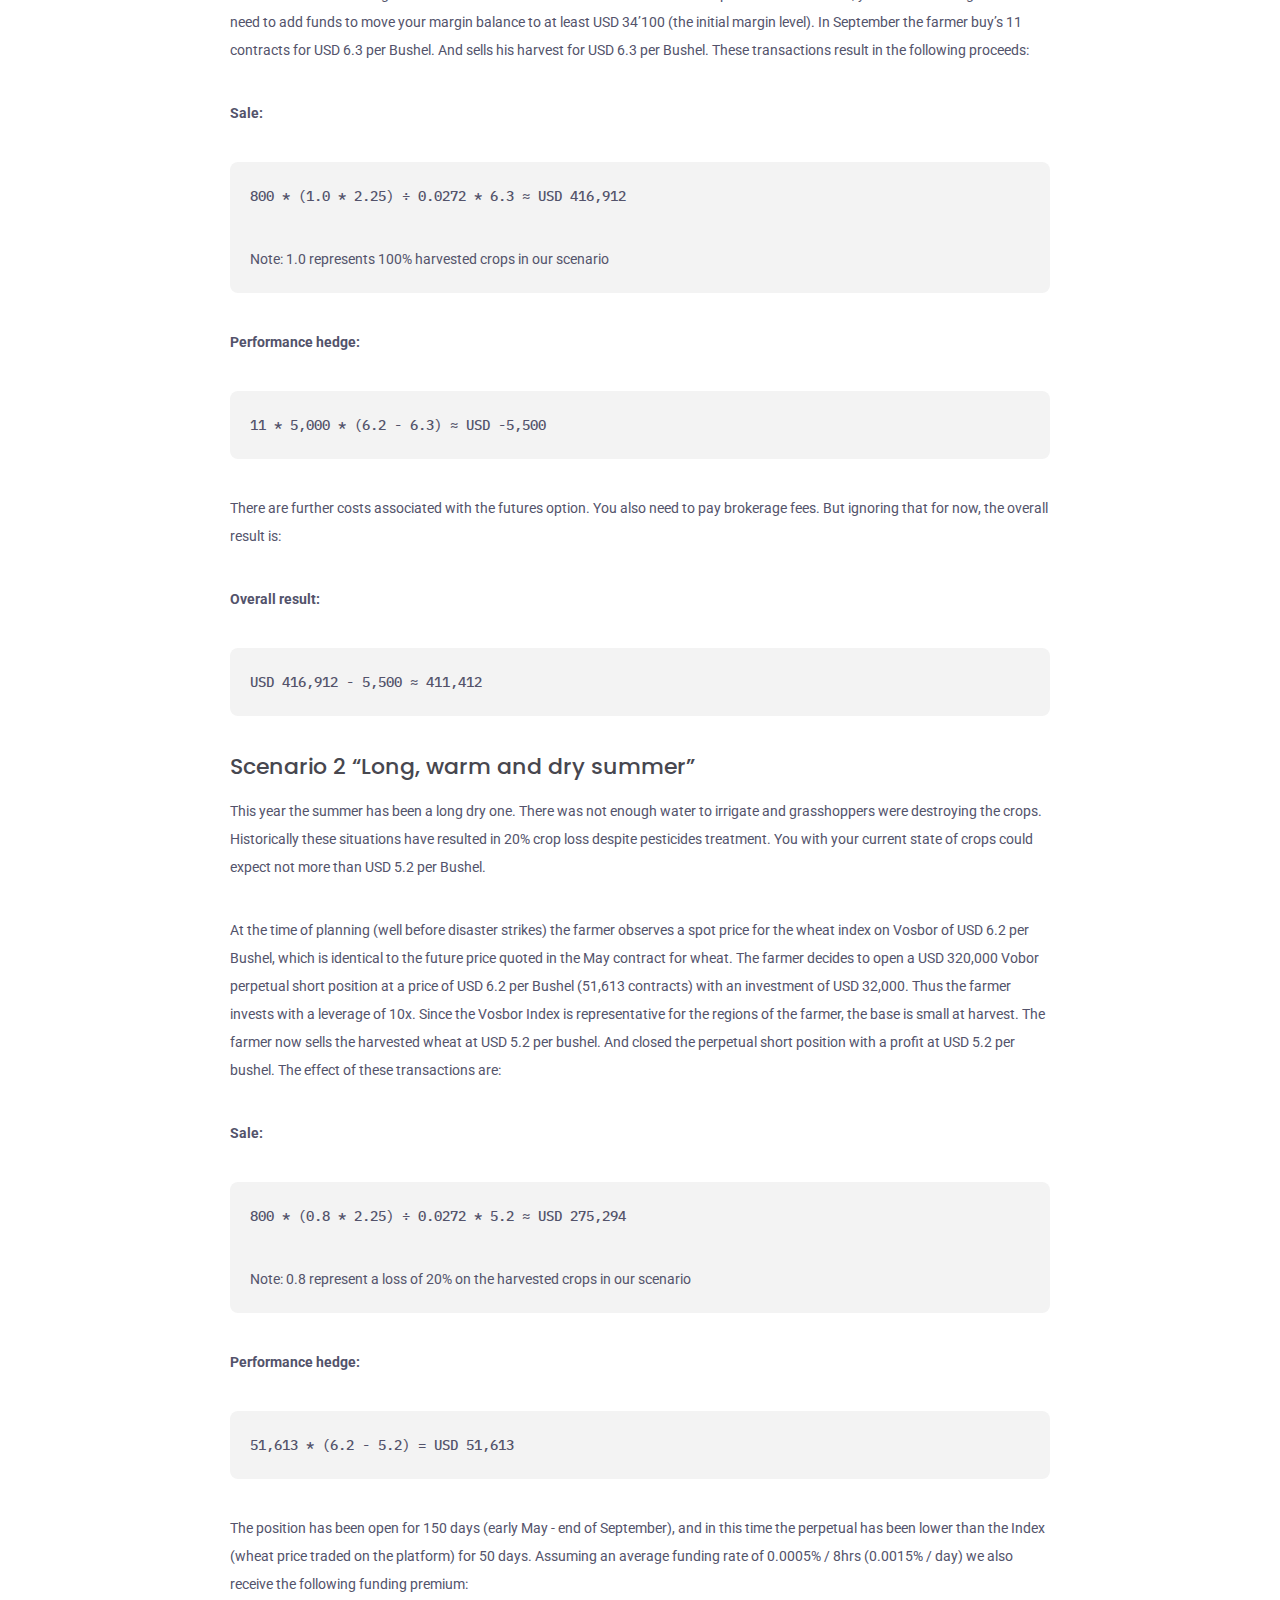
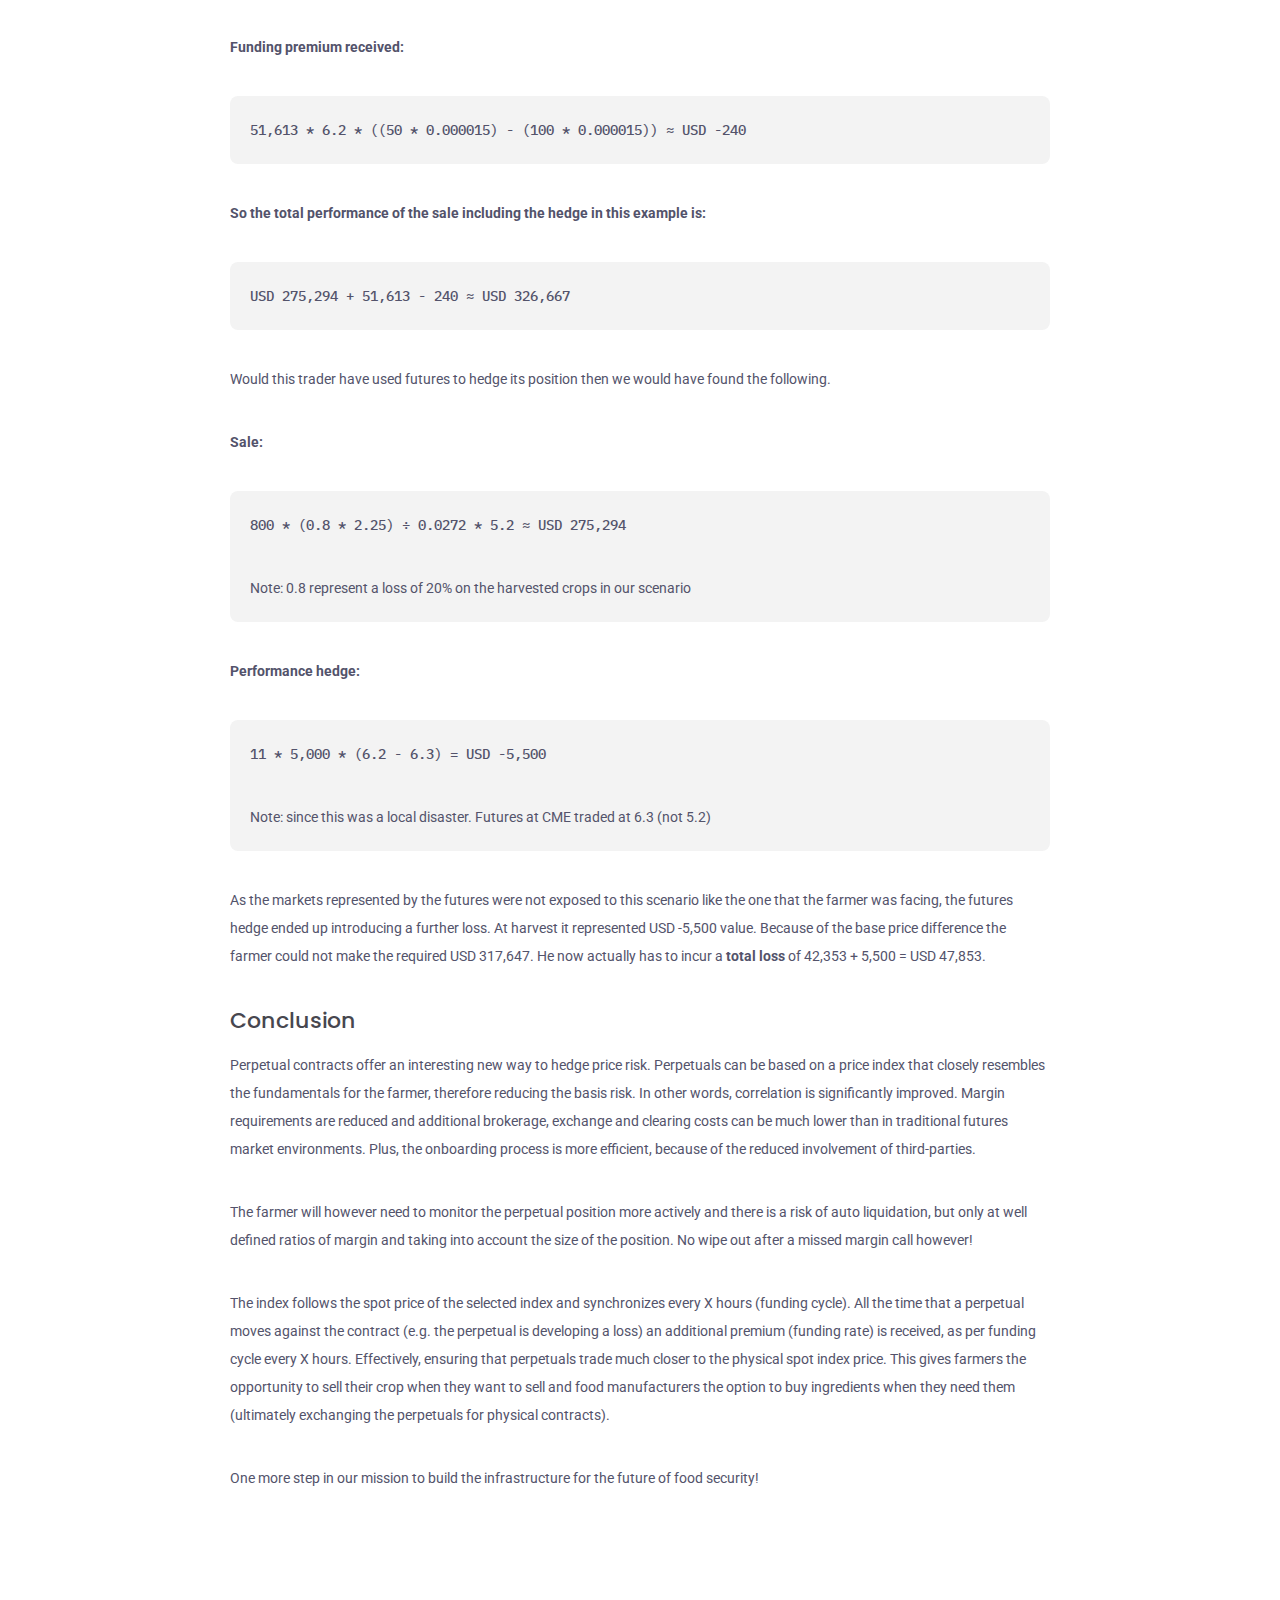
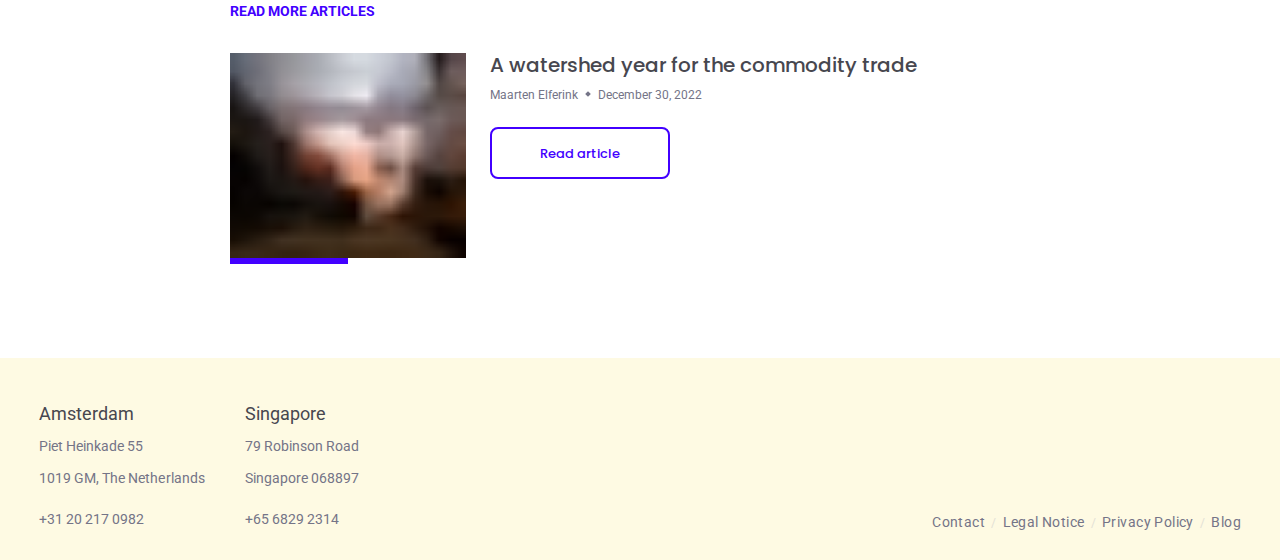
<file: blog/perpetual-swaps-for-farmers/index.html>
<!DOCTYPE html><html><head><meta charSet="utf-8"/><meta http-equiv="x-ua-compatible" content="ie=edge"/><meta name="viewport" content="width=device-width, initial-scale=1, shrink-to-fit=no"/><meta name="version" content="3.0"/><meta data-react-helmet="true" charSet="utf-8"/><meta data-react-helmet="true" name="description" content=" Vosbor is a grain and oilseed trading platform. Discover how we foster transparency in global agricultural commodity markets. "/><meta data-react-helmet="true" name="keywords" content="commodity trading, commodity, blockchain, market, grain, oilseed, agriculture, agricultural commodities"/><meta data-react-helmet="true" property="og:title" content="Vosbor - The agricultural commodity trading platform"/><meta data-react-helmet="true" property="og:description" content="Vosbor is a grain and oilseed trading platform. Discover how we foster transparency in global agricultural commodity markets."/><meta data-react-helmet="true" property="og:type" content="website"/><meta data-react-helmet="true" property="og:url" content="https://www.vosbor.com/"/><meta data-react-helmet="true" name="robots" content="index, follow"/><style data-href="/styles.9399bb70e638437be671.css" data-identity="gatsby-global-css">a,abbr,acronym,address,applet,article,aside,audio,b,big,blockquote,body,canvas,caption,center,cite,code,dd,del,details,dfn,div,dl,dt,em,embed,fieldset,figcaption,figure,footer,form,h1,h2,h3,h4,h5,h6,header,hgroup,html,i,iframe,img,ins,kbd,label,legend,li,mark,menu,nav,object,ol,output,p,pre,q,ruby,s,samp,section,small,span,strike,strong,sub,summary,sup,table,tbody,td,tfoot,th,thead,time,tr,tt,u,ul,var,video{-webkit-margin-before:0;-webkit-margin-after:0;border:0;font-size:100%;font:inherit;margin:0;margin-block-end:0;margin-block-start:0;padding:0;vertical-align:baseline}article,aside,details,figcaption,figure,footer,header,hgroup,menu,nav,section{display:block}body{line-height:1}ol,ul{list-style:none}blockquote,q{quotes:none}blockquote:after,blockquote:before,q:after,q:before{content:"";content:none}table{border-collapse:collapse;border-spacing:0}*{-webkit-font-smoothing:antialiased;-moz-osx-font-smoothing:grayscale}body,html{-webkit-tap-highlight-color:rgba(0,0,0,0);border:0;font-family:Roboto;margin:0;padding:0;scroll-behavior:smooth;-webkit-user-select:none;user-select:none}@media(max-width:975px){.mobile-hidden{display:none!important}}@media(min-width:768px){.mobile-visible{display:none!important}}@media(max-width:1365px){.tablet-hidden{display:none!important}}@media(min-width:1366px){.tablet-visible{display:none!important}}.even-section{background:#fefae3}a{color:#747487}@-webkit-keyframes rotating{0%{-webkit-transform:rotate(0deg);transform:rotate(0deg)}to{-webkit-transform:rotate(1turn);transform:rotate(1turn)}}@keyframes rotating{0%{-webkit-transform:rotate(0deg);transform:rotate(0deg)}to{-webkit-transform:rotate(1turn);transform:rotate(1turn)}}</style><style>.gatsby-image-wrapper{position:relative;overflow:hidden}.gatsby-image-wrapper picture.object-fit-polyfill{position:static!important}.gatsby-image-wrapper img{bottom:0;height:100%;left:0;margin:0;max-width:none;padding:0;position:absolute;right:0;top:0;width:100%;object-fit:cover}.gatsby-image-wrapper [data-main-image]{opacity:0;transform:translateZ(0);transition:opacity .25s linear;will-change:opacity}.gatsby-image-wrapper-constrained{display:inline-block;vertical-align:top}</style><noscript><style>.gatsby-image-wrapper noscript [data-main-image]{opacity:1!important}.gatsby-image-wrapper [data-placeholder-image]{opacity:0!important}</style></noscript><script type="module">const e="undefined"!=typeof HTMLImageElement&&"loading"in HTMLImageElement.prototype;e&&document.body.addEventListener("load",(function(e){const t=e.target;if(void 0===t.dataset.mainImage)return;if(void 0===t.dataset.gatsbyImageSsr)return;let a=null,n=t;for(;null===a&&n;)void 0!==n.parentNode.dataset.gatsbyImageWrapper&&(a=n.parentNode),n=n.parentNode;const o=a.querySelector("[data-placeholder-image]"),r=new Image;r.src=t.currentSrc,r.decode().catch((()=>{})).then((()=>{t.style.opacity=1,o&&(o.style.opacity=0,o.style.transition="opacity 500ms linear")}))}),!0);</script><style data-styled="" data-styled-version="5.3.11">.kyTcuj{padding:30px 35px 25px;display:-webkit-box;display:-webkit-flex;display:-ms-flexbox;display:flex;-webkit-align-items:center;-webkit-box-align:center;-ms-flex-align:center;align-items:center;-webkit-flex-direction:column;-ms-flex-direction:column;flex-direction:column;gap:42px;}/*!sc*/
@media (min-width:768px){.kyTcuj{padding:40px 39px 25px;-webkit-flex-direction:row;-ms-flex-direction:row;flex-direction:row;-webkit-align-items:flex-end;-webkit-box-align:flex-end;-ms-flex-align:flex-end;align-items:flex-end;-webkit-box-pack:justify;-webkit-justify-content:space-between;-ms-flex-pack:justify;justify-content:space-between;}}/*!sc*/
@media (min-width:1366px){.kyTcuj{padding:40px 80px 25px;}}/*!sc*/
@media (min-width:1919px){.kyTcuj{padding:50px 100px 25px;}}/*!sc*/
data-styled.g1[id="footer__FooterContainer-sc-164g705-0"]{content:"kyTcuj,"}/*!sc*/
.sQmCu{display:-webkit-box;display:-webkit-flex;display:-ms-flexbox;display:flex;-webkit-align-items:stretch;-webkit-box-align:stretch;-ms-flex-align:stretch;align-items:stretch;gap:40px;}/*!sc*/
data-styled.g3[id="footer__AddressList-sc-164g705-2"]{content:"sQmCu,"}/*!sc*/
.ldNqOC{display:-webkit-box;display:-webkit-flex;display:-ms-flexbox;display:flex;-webkit-flex-direction:column;-ms-flex-direction:column;flex-direction:column;}/*!sc*/
data-styled.g4[id="footer__Address-sc-164g705-3"]{content:"ldNqOC,"}/*!sc*/
.inCbHJ{font-family:Roboto;font-style:normal;font-weight:normal;line-height:32px;-webkit-letter-spacing:0.002em;-moz-letter-spacing:0.002em;-ms-letter-spacing:0.002em;letter-spacing:0.002em;color:#47474f;font-size:16px;}/*!sc*/
@media (min-width:768px){.inCbHJ{font-size:18px;}}/*!sc*/
@media (min-width:1919px){.inCbHJ{font-size:24px;}}/*!sc*/
data-styled.g5[id="footer__AddressTitle-sc-164g705-4"]{content:"inCbHJ,"}/*!sc*/
.crRXfP{font-family:"Roboto";font-style:normal;font-weight:normal;line-height:32px;-webkit-letter-spacing:0.002em;-moz-letter-spacing:0.002em;-ms-letter-spacing:0.002em;letter-spacing:0.002em;color:#747487;font-size:14px;}/*!sc*/
@media (min-width:1366px){.crRXfP{font-size:16px;}}/*!sc*/
data-styled.g6[id="footer__AddressLine-sc-164g705-5"]{content:"crRXfP,"}/*!sc*/
.ZUcql{font-family:Roboto;font-style:normal;font-weight:normal;line-height:32px;-webkit-letter-spacing:0.002em;-moz-letter-spacing:0.002em;-ms-letter-spacing:0.002em;letter-spacing:0.002em;margin-top:9px;-webkit-text-decoration:none;text-decoration:none;color:#747487;font-size:14px;}/*!sc*/
@media (min-width:1366px){.ZUcql{font-size:16px;}}/*!sc*/
data-styled.g7[id="footer__Phone-sc-164g705-6"]{content:"ZUcql,"}/*!sc*/
.cLNOXf{font-family:Roboto;font-style:normal;font-weight:400;font-size:12px;line-height:20px;-webkit-letter-spacing:0.03em;-moz-letter-spacing:0.03em;-ms-letter-spacing:0.03em;letter-spacing:0.03em;color:#747487;-webkit-text-decoration:none;text-decoration:none;}/*!sc*/
.cLNOXf:not(:last-child)::after{content:"/";color:#c8c8ca;display:inline-block;vertical-align:middle;opacity:0.5;padding:0 6px;font-size:12px;line-height:20px;}/*!sc*/
@media (min-width:1366px){.cLNOXf:not(:last-child)::after{padding:0 8px;}}/*!sc*/
@media (min-width:1366px){.cLNOXf:not(:last-child)::after{padding:0 18px;font-size:14px;line-height:26px;}}/*!sc*/
@media (min-width:1919px){.cLNOXf:not(:last-child)::after{font-size:16px;line-height:28px;}}/*!sc*/
@media (min-width:768px){.cLNOXf{font-size:14px;line-height:26px;}}/*!sc*/
@media (min-width:1919px){.cLNOXf{font-size:16px;line-height:28px;}}/*!sc*/
data-styled.g8[id="footer__FooterLink-sc-164g705-7"]{content:"cLNOXf,"}/*!sc*/
.jILaPc{width:160px;box-sizing:border-box;-webkit-text-decoration:none;text-decoration:none;display:inline-block;text-align:center;white-space:nowrap;padding:0;border-width:2px;border-style:solid;border-radius:8px;font-family:"Poppins";font-weight:500;font-size:13px;height:42px;line-height:38px;}/*!sc*/
@media (min-width:1366px){.jILaPc{font-size:15px;height:44px;line-height:40px;}}/*!sc*/
@media (min-width:1919px){.jILaPc{font-size:18px;height:48px;line-height:44px;}}/*!sc*/
data-styled.g18[id="ButtonLink__BaseButtonLink-sc-1ebrgby-0"]{content:"jILaPc,"}/*!sc*/
.hhJYSo{z-index:1;padding:24px;display:-webkit-box;display:-webkit-flex;display:-ms-flexbox;display:flex;-webkit-box-pack:justify;-webkit-justify-content:space-between;-ms-flex-pack:justify;justify-content:space-between;-webkit-align-items:center;-webkit-box-align:center;-ms-flex-align:center;align-items:center;position:absolute;top:0;right:0;left:0;}/*!sc*/
.hhJYSo .links{display:-webkit-box;display:-webkit-flex;display:-ms-flexbox;display:flex;-webkit-align-items:center;-webkit-box-align:center;-ms-flex-align:center;align-items:center;-webkit-flex-wrap:wrap;-ms-flex-wrap:wrap;flex-wrap:wrap;-webkit-box-pack:end;-webkit-justify-content:flex-end;-ms-flex-pack:end;justify-content:flex-end;}/*!sc*/
@media (min-width:768px){.hhJYSo{padding:24px 39px;}}/*!sc*/
@media (min-width:1366px){.hhJYSo{padding:24px 40px;}}/*!sc*/
@media (min-width:1919px){.hhJYSo{padding:24px 68px;}}/*!sc*/
data-styled.g20[id="header__Header-sc-vh8ctx-0"]{content:"hhJYSo,"}/*!sc*/
.fjgqjF{font-family:"Poppins";font-style:normal;font-weight:500;font-size:14px;line-height:21px;-webkit-letter-spacing:0.03em;-moz-letter-spacing:0.03em;-ms-letter-spacing:0.03em;letter-spacing:0.03em;color:#47474F;-webkit-text-decoration:none;text-decoration:none;-webkit-transition-property:color;transition-property:color;-webkit-transition-duration:0.3s;transition-duration:0.3s;}/*!sc*/
.fjgqjF:hover{color:rgb(71 71 79 / 75%);}/*!sc*/
.fjgqjF.separator::after{content:"/";color:#C8C8CA;opacity:1;display:inline-block;vertical-align:middle;font-family:"Montserrat";line-height:22px;padding:0 16px;font-size:18px;}/*!sc*/
@media (min-width:1366px){.fjgqjF.separator::after{font-size:24px;padding:0 24px;}}/*!sc*/
.fjgqjF.separator::after:hover{opacity:1;}/*!sc*/
@media (min-width:768px){.fjgqjF{font-size:13px;}}/*!sc*/
@media (min-width:1366px){.fjgqjF{font-size:15px;}}/*!sc*/
@media (min-width:1919px){.fjgqjF{font-size:18px;}}/*!sc*/
data-styled.g21[id="header__HeaderLink-sc-vh8ctx-1"]{content:"fjgqjF,"}/*!sc*/
.ckjntT{border-color:rgba(255,255,255,0.33);margin-left:24px;color:#47474F;border-color:rgba(71,71,79,0.3);}/*!sc*/
@media (min-width:1366px){.ckjntT{margin-left:50px;}}/*!sc*/
.ckjntT:hover,.ckjntT:active{background:linear-gradient(270deg,#373cd9 2.12%,#243afa 97.88%);border-color:transparent;color:#ffffff;}/*!sc*/
data-styled.g22[id="header__ButtonLink-sc-vh8ctx-2"]{content:"ckjntT,"}/*!sc*/
.gUscoC{display:inline-block;margin:3px 8px;background-color:#747487;width:4px;height:4px;-webkit-transform:rotate(45deg);-ms-transform:rotate(45deg);transform:rotate(45deg);}/*!sc*/
data-styled.g27[id="PostLink__Separator-sc-dqz14k-4"]{content:"gUscoC,"}/*!sc*/
.jicxBu{font-family:"Poppins";font-size:13px;font-weight:500;line-height:21px;color:#4200ff;border-radius:8px;border:2px solid #4200ff;width:180px;height:52px;box-sizing:border-box;display:-webkit-inline-box;display:-webkit-inline-flex;display:-ms-inline-flexbox;display:inline-flex;-webkit-align-items:center;-webkit-box-align:center;-ms-flex-align:center;align-items:center;-webkit-box-pack:center;-webkit-justify-content:center;-ms-flex-pack:center;justify-content:center;-webkit-text-decoration:none;text-decoration:none;}/*!sc*/
.jicxBu:hover{background-color:#4200ff;color:#fff;cursor:pointer;}/*!sc*/
@media (min-width:1366px){.jicxBu{font-size:15px;line-height:23px;}}/*!sc*/
@media (min-width:1919px){.jicxBu{font-size:18px;line-height:27px;}}/*!sc*/
data-styled.g28[id="PostLink__ReadMoreButton-sc-dqz14k-5"]{content:"jicxBu,"}/*!sc*/
.kBRqlK{-webkit-text-decoration:none;text-decoration:none;}/*!sc*/
data-styled.g29[id="PostLink__LinkUnstyled-sc-dqz14k-6"]{content:"kBRqlK,"}/*!sc*/
.iqhLqt{margin-bottom:30px;display:-webkit-box;display:-webkit-flex;display:-ms-flexbox;display:flex;-webkit-flex-direction:column;-ms-flex-direction:column;flex-direction:column;-webkit-text-decoration:none;text-decoration:none;}/*!sc*/
@media (min-width:768px){.iqhLqt{-webkit-flex-direction:row;-ms-flex-direction:row;flex-direction:row;gap:24px;}}/*!sc*/
data-styled.g30[id="PostSummary__PostContainer-sc-ms37ki-0"]{content:"iqhLqt,"}/*!sc*/
.cMUCTM{-webkit-flex:1 0 auto;-ms-flex:1 0 auto;flex:1 0 auto;display:-webkit-box;display:-webkit-flex;display:-ms-flexbox;display:flex;-webkit-box-pack:center;-webkit-justify-content:center;-ms-flex-pack:center;justify-content:center;}/*!sc*/
@media (min-width:768px){.cMUCTM{max-width:260px;max-height:260px;}}/*!sc*/
.cMUCTM > *{-webkit-flex:1 0 auto;-ms-flex:1 0 auto;flex:1 0 auto;}/*!sc*/
data-styled.g31[id="PostSummary__ImgWrapper-sc-ms37ki-1"]{content:"cMUCTM,"}/*!sc*/
.ekPpOu{-webkit-flex:0 1 calc(100% - 260px);-ms-flex:0 1 calc(100% - 260px);flex:0 1 calc(100% - 260px);}/*!sc*/
data-styled.g32[id="PostSummary__BlockWrapper-sc-ms37ki-2"]{content:"ekPpOu,"}/*!sc*/
.iREMZH{max-width:260px;overflow:visible !important;}/*!sc*/
.post-container .PostSummary__ImgStyled-sc-ms37ki-3::before{width:50%;content:"";position:absolute;background-color:var(--bgcolor,#4200ff);left:0;bottom:-6px;height:6px;}/*!sc*/
@media (min-width:1366px){.post-container .PostSummary__ImgStyled-sc-ms37ki-3::before{bottom:-8px;height:8px;}}/*!sc*/
@media (min-width:1919px){.post-container .PostSummary__ImgStyled-sc-ms37ki-3::before{bottom:-10px;height:10px;}}/*!sc*/
data-styled.g33[id="PostSummary__ImgStyled-sc-ms37ki-3"]{content:"iREMZH,"}/*!sc*/
.cWMTMa{font-family:"Poppins";font-size:20px;line-height:24px;font-weight:500;margin-top:26px;margin-bottom:4px;color:#47474f;text-overflow:ellipsis;overflow:hidden;display:-webkit-box !important;-webkit-line-clamp:2;-webkit-box-orient:vertical;}/*!sc*/
@media (min-width:768px){.cWMTMa{margin-top:0;}}/*!sc*/
@media (min-width:1366px){.cWMTMa{margin-bottom:8px;font-size:26px;line-height:33.8px;}}/*!sc*/
@media (min-width:1919px){.cWMTMa{font-size:38px;line-height:49.21px;}}/*!sc*/
data-styled.g34[id="PostSummary__PostTitle-sc-ms37ki-4"]{content:"cWMTMa,"}/*!sc*/
.jQICDF{font-family:"Roboto";font-size:12px;font-weight:400;line-height:28px;margin-bottom:18px;color:#747487;}/*!sc*/
@media (min-width:1919px){.jQICDF{margin-bottom:22px;}}/*!sc*/
data-styled.g35[id="PostSummary__PostContent-sc-ms37ki-5"]{content:"jQICDF,"}/*!sc*/
.GukXp{display:inline-block;margin:3px 8px;background-color:#747487;width:4px;height:4px;-webkit-transform:rotate(45deg);-ms-transform:rotate(45deg);transform:rotate(45deg);}/*!sc*/
data-styled.g36[id="PostSummary__Separator-sc-ms37ki-6"]{content:"GukXp,"}/*!sc*/
.bAVtbC{margin-top:100px;margin-left:auto;margin-right:auto;padding-left:24px;padding-right:24px;max-width:820px;}/*!sc*/
@media (min-width:1366px){.bAVtbC{margin-top:150px;}}/*!sc*/
data-styled.g37[id="MarkdownRemarkfrontmatter__slug__BlogPostContainer-sc-1ess3mo-0"]{content:"bAVtbC,"}/*!sc*/
.gODazo{margin-bottom:48px;}/*!sc*/
@media (min-width:768px){.gODazo{margin-bottom:56px;}}/*!sc*/
data-styled.g38[id="MarkdownRemarkfrontmatter__slug__PostHeader-sc-1ess3mo-1"]{content:"gODazo,"}/*!sc*/
.bPFipP{font-family:"Poppins";font-size:32px;font-weight:500;line-height:40px;color:#47474f;margin-bottom:8px;}/*!sc*/
@media (min-width:1366px){.bPFipP{font-size:48px;line-height:59.52px;margin-bottom:16px;}}/*!sc*/
@media (min-width:1919px){.bPFipP{font-size:56px;line-height:72.52px;}}/*!sc*/
data-styled.g39[id="MarkdownRemarkfrontmatter__slug__PostTitle-sc-1ess3mo-2"]{content:"bPFipP,"}/*!sc*/
.gsviMv{font-family:"Poppins";font-size:22px;font-weight:300;line-height:31px;color:#47474f;margin-bottom:8px;}/*!sc*/
@media (min-width:1366px){.gsviMv{font-size:30px line-height:40px;margin-bottom:16px;}}/*!sc*/
@media (min-width:1919px){.gsviMv{font-size:38px;line-height:49px;}}/*!sc*/
data-styled.g40[id="MarkdownRemarkfrontmatter__slug__PostSubtitle-sc-1ess3mo-3"]{content:"gsviMv,"}/*!sc*/
.QDufW{font-family:"Poppins";font-size:12px;font-weight:400;line-height:28px;color:#747487;}/*!sc*/
@media (min-width:1366px){.QDufW{font-size:18px;line-height:36px;}}/*!sc*/
data-styled.g41[id="MarkdownRemarkfrontmatter__slug__PostInfo-sc-1ess3mo-4"]{content:"QDufW,"}/*!sc*/
.cUMXOP{overflow:visible !important;margin-bottom:48px;margin-left:-24px;margin-right:-24px;}/*!sc*/
@media (min-width:768px){.cUMXOP{margin-left:0;margin-right:0;margin-bottom:56px;}}/*!sc*/
.cUMXOP::before{width:50%;height:50%;content:"";position:absolute;background-color:var(--bgcolor,#4200ff);right:0px;top:-6px;}/*!sc*/
@media (min-width:768px){.cUMXOP::before{right:-6px;top:-6px;}}/*!sc*/
@media (min-width:1366px){.cUMXOP::before{right:-8px;top:-8px;}}/*!sc*/
@media (min-width:1919px){.cUMXOP::before{right:-10px;top:-10px;}}/*!sc*/
data-styled.g42[id="MarkdownRemarkfrontmatter__slug__ImgStyled-sc-1ess3mo-5"]{content:"cUMXOP,"}/*!sc*/
.gPMmgU{font-family:"Roboto";font-size:14px;font-weight:400;line-height:28px;color:#53536b;margin-bottom:101px;}/*!sc*/
@media (min-width:1366px){.gPMmgU{font-size:18px;line-height:36px;}}/*!sc*/
.gPMmgU h1,.gPMmgU h2,.gPMmgU h3,.gPMmgU h4,.gPMmgU h5,.gPMmgU h6{font-family:"Poppins";font-weight:500;text-align:left;padding-bottom:15px;font-size:22px;line-height:31px;color:#47474f;}/*!sc*/
@media (min-width:1366px){.gPMmgU h1,.gPMmgU h2,.gPMmgU h3,.gPMmgU h4,.gPMmgU h5,.gPMmgU h6{font-size:30px line-height:40px;}}/*!sc*/
@media (min-width:1919px){.gPMmgU h1,.gPMmgU h2,.gPMmgU h3,.gPMmgU h4,.gPMmgU h5,.gPMmgU h6{font-size:38px;line-height:49px;}}/*!sc*/
.gPMmgU em{font-style:italic;}/*!sc*/
.gPMmgU p{margin-bottom:35px;}/*!sc*/
.gPMmgU blockquote p,.gPMmgU q p{margin-bottom:0px;}/*!sc*/
.gPMmgU a{-webkit-text-decoration:none;text-decoration:none;color:#4200ff;}/*!sc*/
.gPMmgU a:hover{-webkit-text-decoration:underline;text-decoration:underline;}/*!sc*/
.gPMmgU ol,.gPMmgU ul{list-style-type:square;margin-bottom:35px;padding-left:30px;}/*!sc*/
.gPMmgU strong{font-weight:700;}/*!sc*/
.gPMmgU code{font-family:"IBM Plex Mono",monospace;font-style:normal;font-weight:500;}/*!sc*/
.gPMmgU blockquote,.gPMmgU q{background-color:#f3f3f3;margin-bottom:35px;border-radius:8px;padding:15px;}/*!sc*/
@media (min-width:768px){.gPMmgU blockquote,.gPMmgU q{padding:20px;}}/*!sc*/
@media (min-width:1366px){.gPMmgU blockquote,.gPMmgU q{padding:28px;}}/*!sc*/
@media (min-width:1919px){.gPMmgU blockquote,.gPMmgU q{padding:35px;}}/*!sc*/
.gPMmgU blockquote p:not(:only-child):not(:last-child),.gPMmgU q p:not(:only-child):not(:last-child){margin-bottom:35px;}/*!sc*/
data-styled.g43[id="MarkdownRemarkfrontmatter__slug__PostContent-sc-1ess3mo-6"]{content:"gPMmgU,"}/*!sc*/
.kFAMHg{margin-left:auto;margin-right:auto;margin-bottom:100px;padding-left:24px;padding-right:24px;max-width:820px;margin-top:100px;}/*!sc*/
@media (min-width:1366px){.kFAMHg{margin-top:150px;}}/*!sc*/
data-styled.g44[id="MarkdownRemarkfrontmatter__slug__ReadMoreContainer-sc-1ess3mo-7"]{content:"kFAMHg,"}/*!sc*/
.DFFqV{font-family:"Roboto";font-size:14px;font-weight:700;line-height:36px;color:#4200ff;margin-bottom:24px;text-transform:uppercase;}/*!sc*/
data-styled.g45[id="MarkdownRemarkfrontmatter__slug__MoreArticlesTitle-sc-1ess3mo-8"]{content:"DFFqV,"}/*!sc*/
</style><link rel="sitemap" type="application/xml" href="/sitemap/sitemap-index.xml"/><title data-react-helmet="true">Perpetual swaps for farmers</title><link data-react-helmet="true" rel="canonical" href="https://www.vosbor.com/"/><link href="https://fonts.googleapis.com/css?family=Poppins:100,200,300,400,500,600|Roboto:100,200,300,400,500,600|IBM+Plex+Mono:100,200,300,400,500,600&amp;display=swap" rel="stylesheet"/><link rel="icon" href="/favicon-32x32.png?v=21c7173ac2f4953a804b70d35e9499ad" type="image/png"/><link rel="manifest" href="/manifest.webmanifest" crossorigin="anonymous"/><link rel="apple-touch-icon" sizes="48x48" href="/icons/icon-48x48.png?v=21c7173ac2f4953a804b70d35e9499ad"/><link rel="apple-touch-icon" sizes="72x72" href="/icons/icon-72x72.png?v=21c7173ac2f4953a804b70d35e9499ad"/><link rel="apple-touch-icon" sizes="96x96" href="/icons/icon-96x96.png?v=21c7173ac2f4953a804b70d35e9499ad"/><link rel="apple-touch-icon" sizes="144x144" href="/icons/icon-144x144.png?v=21c7173ac2f4953a804b70d35e9499ad"/><link rel="apple-touch-icon" sizes="192x192" href="/icons/icon-192x192.png?v=21c7173ac2f4953a804b70d35e9499ad"/><link rel="apple-touch-icon" sizes="256x256" href="/icons/icon-256x256.png?v=21c7173ac2f4953a804b70d35e9499ad"/><link rel="apple-touch-icon" sizes="384x384" href="/icons/icon-384x384.png?v=21c7173ac2f4953a804b70d35e9499ad"/><link rel="apple-touch-icon" sizes="512x512" href="/icons/icon-512x512.png?v=21c7173ac2f4953a804b70d35e9499ad"/><link rel="alternate" type="application/rss+xml" title="Vosbor Blog" href="/rss.xml"/></head><body><noscript><iframe src="https://www.googletagmanager.com/ns.html?id=GTM-PGRDJVG" height="0" width="0" style="display:none;visibility:hidden"></iframe></noscript><div id="___gatsby"><div style="outline:none" tabindex="-1" id="gatsby-focus-wrapper"><header class="header__Header-sc-vh8ctx-0 hhJYSo"><a href="/"><svg width="200" height="24" viewBox="0 0 200 24" fill="none"><g clip-path="url(#clip0_995_800)"><path d="M16.648 0.403381L10.9978 17.5462L5.04486 0.403381H0L8.27357 23.5967H13.3184L21.592 0.403381H16.648Z" fill="black"></path><path d="M28.7556 12.2017C28.7556 9.88235 29.1592 7.86555 29.8655 6.2521C30.37 5.04202 31.0763 3.93277 31.9843 3.02521C32.8924 2.11765 33.9014 1.41176 35.0112 0.907563C36.4238 0.302521 38.1391 0 40.0561 0C43.4866 0 46.2108 1.10924 48.2288 3.22689C50.2467 5.34454 51.3566 8.26891 51.3566 12.1008C51.3566 15.8319 50.3476 18.7563 48.3297 20.874C46.3117 22.9916 43.5875 24.1008 40.157 24.1008C36.7265 24.1008 34.0023 23.0924 31.8834 20.9748C29.7646 18.7563 28.7556 15.8319 28.7556 12.2017ZM33.5987 12C33.5987 14.6219 34.2041 16.6387 35.4148 17.9496C36.6256 19.2605 38.1391 19.9664 40.0561 19.9664C41.9732 19.9664 43.4866 19.2605 44.6974 17.9496C45.9081 16.6387 46.5135 14.6219 46.5135 11.8992C46.5135 9.27731 45.9081 7.26051 44.7983 5.94958C43.4866 4.63866 41.9732 4.03361 40.0561 4.03361C38.1391 4.03361 36.5247 4.7395 35.4148 6.05042C34.2041 7.36135 33.5987 9.27731 33.5987 12Z" fill="black"></path><path d="M59.2268 16.0336L63.7672 15.6303C64.0699 17.1429 64.5744 18.2521 65.4824 18.958C66.2896 19.6639 67.5004 20.0672 68.9129 20.0672C70.4264 20.0672 71.5363 19.7647 72.3434 19.0588C73.1506 18.4538 73.4533 17.6471 73.4533 16.8403C73.4533 16.3361 73.2515 15.8319 72.9488 15.4286C72.6461 15.0252 72.0408 14.7227 71.2336 14.4202C70.7291 14.2185 69.4174 13.916 67.5004 13.4118C64.9779 12.8067 63.2627 12 62.2537 11.0924C60.8412 9.78151 60.1349 8.26891 60.1349 6.45378C60.1349 5.2437 60.4376 4.13445 61.1439 3.12605C61.8501 2.11765 62.7582 1.31092 64.0699 0.806723C65.2806 0.302521 66.7941 0 68.6102 0C71.5363 0 73.756 0.605042 75.1686 1.91597C76.682 3.22689 77.3883 4.94118 77.4892 7.05882L72.8479 7.2605C72.6461 6.05042 72.2425 5.2437 71.5363 4.63866C70.83 4.13445 69.9219 3.83193 68.6102 3.83193C67.2986 3.83193 66.1887 4.13445 65.3815 4.63866C64.8771 5.04202 64.5744 5.54622 64.5744 6.15126C64.5744 6.65546 64.7762 7.15966 65.2806 7.56303C65.886 8.06723 67.2986 8.57143 69.6192 9.07563C71.9399 9.57983 73.5542 10.1849 74.6641 10.7899C75.774 11.395 76.5811 12.2017 77.1865 13.1092C77.7919 14.1176 78.0946 15.3277 78.0946 16.8403C78.0946 18.1513 77.691 19.4622 76.9847 20.5714C76.2784 21.7815 75.1686 22.5882 73.8569 23.1933C72.5452 23.7983 70.83 24 68.812 24C65.886 24 63.6663 23.2941 62.0519 21.9832C60.5385 20.6723 59.5295 18.6555 59.2268 16.0336Z" fill="black"></path><path d="M87.7805 0.403381H97.0631C98.8792 0.403381 100.292 0.504222 101.2 0.605062C102.108 0.806743 102.915 1.10926 103.621 1.61347C104.328 2.11767 104.933 2.72271 105.438 3.52943C105.942 4.33615 106.144 5.24372 106.144 6.25212C106.144 7.36136 105.841 8.36977 105.236 9.27733C104.63 10.1849 103.823 10.8908 102.814 11.2941C104.227 11.6975 105.337 12.4034 106.043 13.4118C106.85 14.4202 107.153 15.5294 107.153 16.9412C107.153 17.9496 106.951 19.0588 106.447 20.0672C105.942 21.0756 105.236 21.8824 104.429 22.4874C103.621 23.0925 102.512 23.4958 101.301 23.5967C100.494 23.6975 98.6774 23.6975 95.6505 23.7983H87.7805V0.403381ZM92.5227 4.23531V9.57985H95.5496C97.3658 9.57985 98.4756 9.57985 98.9801 9.47901C99.7873 9.37817 100.393 9.07565 100.897 8.67229C101.402 8.16809 101.603 7.56305 101.603 6.85716C101.603 6.15128 101.402 5.54624 100.998 5.14288C100.594 4.73952 99.9891 4.43699 99.1819 4.33615C98.6774 4.23531 97.3658 4.23531 95.146 4.23531H92.5227ZM92.5227 13.5126V19.7647H96.8613C98.5765 19.7647 99.5855 19.7647 100.09 19.6639C100.796 19.563 101.402 19.2605 101.805 18.7563C102.209 18.2521 102.512 17.6471 102.512 16.7395C102.512 16.0336 102.31 15.4286 102.007 14.9244C101.704 14.4202 101.2 14.1177 100.494 13.8151C99.8882 13.6135 98.4756 13.5126 96.3568 13.5126H92.5227Z" fill="black"></path><path d="M115.83 12.2017C115.83 9.88235 116.234 7.86555 116.94 6.2521C117.444 5.04202 118.151 4.03361 119.059 3.02521C119.967 2.11765 120.976 1.41176 122.086 0.907563C123.498 0.302521 125.214 0 127.131 0C130.561 0 133.285 1.10924 135.303 3.22689C137.321 5.34454 138.431 8.26891 138.431 12.1008C138.431 15.8319 137.422 18.7563 135.404 20.874C133.386 22.9916 130.662 24.1008 127.231 24.1008C123.801 24.1008 121.077 23.0924 118.958 20.9748C116.839 18.7563 115.83 15.8319 115.83 12.2017ZM120.673 12C120.673 14.6219 121.279 16.6387 122.489 17.9496C123.7 19.2605 125.214 19.9664 127.131 19.9664C129.048 19.9664 130.561 19.2605 131.772 17.9496C132.983 16.6387 133.588 14.6219 133.588 11.8992C133.588 9.27731 132.983 7.26051 131.873 5.94958C130.561 4.63866 129.048 4.03361 127.131 4.03361C125.214 4.03361 123.599 4.7395 122.489 6.05042C121.279 7.36135 120.673 9.27731 120.673 12Z" fill="black"></path><path d="M147.512 23.5967V0.403381H157.4C159.922 0.403381 161.637 0.605062 162.848 1.00842C163.958 1.41178 164.866 2.21851 165.572 3.22691C166.279 4.33615 166.581 5.54624 166.581 6.85716C166.581 8.57145 166.077 10.0841 165.068 11.1933C164.059 12.3025 162.545 13.0084 160.427 13.3109C161.436 13.916 162.243 14.521 162.949 15.2269C163.655 15.9328 164.462 17.1429 165.572 18.958L168.397 23.4958H162.747L159.317 18.4538C158.106 16.6387 157.299 15.5294 156.794 15.0252C156.391 14.521 155.886 14.2185 155.382 14.0168C154.877 13.8151 154.07 13.7143 153.061 13.7143H152.153V23.395H147.512V23.5967ZM152.254 10.1849H155.684C157.904 10.1849 159.317 10.0841 159.922 9.88237C160.527 9.68069 160.931 9.37817 161.234 8.87397C161.536 8.36977 161.738 7.86557 161.738 7.15968C161.738 6.35296 161.536 5.74792 161.133 5.24372C160.729 4.73952 160.124 4.437 159.317 4.33615C158.913 4.23531 157.803 4.23531 155.886 4.23531H152.254V10.1849Z" fill="black"></path><path d="M187 0L199 12L187 24L175 12L187 0Z" fill="#FDCC27"></path><path d="M181 5.99971L193 17.9997L187 23.9997L175 11.9997L181 5.99971Z" fill="#00C400"></path><path d="M181 5.99971L187 11.9997L181 17.9997L175 11.9997L181 5.99971Z" fill="#FD9A27"></path></g><defs><clipPath id="clip0_995_800"><rect width="200" height="24" fill="white"></rect></clipPath></defs></svg></a><div class="links"><a id="what_we_do" href="/#whatwedo" class="header__HeaderLink-sc-vh8ctx-1 fjgqjF separator mobile-hidden">What we do</a><a id="how_it_works" href="/#howitworks" class="header__HeaderLink-sc-vh8ctx-1 fjgqjF separator mobile-hidden">How it works</a><a id="who_we_are" href="/#whoweare" class="header__HeaderLink-sc-vh8ctx-1 fjgqjF separator mobile-hidden">Who we are</a><a id="contact" href="/contact" class="header__HeaderLink-sc-vh8ctx-1 fjgqjF">Contact</a><a id="login_button" href="https://exchange.vosbor.com/" class="ButtonLink__BaseButtonLink-sc-1ebrgby-0 header__ButtonLink-sc-vh8ctx-2 jILaPc ckjntT mobile-hidden">Sign in</a></div></header><div class="MarkdownRemarkfrontmatter__slug__BlogPostContainer-sc-1ess3mo-0 bAVtbC blog-post-container"><div class="blog-post"><div class="MarkdownRemarkfrontmatter__slug__PostHeader-sc-1ess3mo-1 gODazo"><h1 class="MarkdownRemarkfrontmatter__slug__PostTitle-sc-1ess3mo-2 bPFipP">Perpetual swaps for farmers</h1><h2 class="MarkdownRemarkfrontmatter__slug__PostSubtitle-sc-1ess3mo-3 gsviMv"></h2><h3 class="MarkdownRemarkfrontmatter__slug__PostInfo-sc-1ess3mo-4 QDufW">Toon Leijtens<span class="PostLink__Separator-sc-dqz14k-4 gUscoC"></span>September 19, 2022</h3></div><div class="MarkdownRemarkfrontmatter__slug__ImgStyled-sc-1ess3mo-5 cUMXOP gatsby-image-wrapper" style="position:relative;overflow:hidden;--bgcolor:#be3434"><div aria-hidden="true" style="width:100%;padding-bottom:53.65853658536586%"></div><img aria-hidden="true" src="[data-uri]" alt="" style="position:absolute;top:0;left:0;width:100%;height:100%;object-fit:cover;object-position:center;opacity:1;transition-delay:500ms"/><noscript><picture><source srcset="/static/eb33aaeed7d711278965f4a75c823798/0741e/blog-post-3.jpg 820w,
/static/eb33aaeed7d711278965f4a75c823798/3934b/blog-post-3.jpg 1640w,
/static/eb33aaeed7d711278965f4a75c823798/6d00c/blog-post-3.jpg 3280w" sizes="(max-width: 3280px) 100vw, 3280px" /><img loading="lazy" sizes="(max-width: 3280px) 100vw, 3280px" srcset="/static/eb33aaeed7d711278965f4a75c823798/0741e/blog-post-3.jpg 820w,
/static/eb33aaeed7d711278965f4a75c823798/3934b/blog-post-3.jpg 1640w,
/static/eb33aaeed7d711278965f4a75c823798/6d00c/blog-post-3.jpg 3280w" src="/static/eb33aaeed7d711278965f4a75c823798/6d00c/blog-post-3.jpg" alt="" style="position:absolute;top:0;left:0;opacity:1;width:100%;height:100%;object-fit:cover;object-position:center"/></picture></noscript></div><div class="MarkdownRemarkfrontmatter__slug__PostContent-sc-1ess3mo-6 gPMmgU blog-post-content"><p>This post will explain the option to effectively hedge the price risk using perpetual swaps, or perpetuals, and compare this to the alternative hedging instruments such as futures contracts.</p>
<p>Imagine a crop farmer who is exposed to a number of risks that may affect the returns on the farming operation. Not only is he exposed to production risks like adverse weather, pests and diseases, but also has to worry about price and demand for his crop at time of harvest. These factors may negatively affect the balance sheet, which in turn affects his ability to grow crops in the next season and in extreme cases result in his bankruptcy. Whilst a farmer can lock in on a future price by means of a forward contract with a trader or consumer at a minimum price (marketing contract), this would not always optimize the returns. Also storing the commodities for sale in better times may be costly and affects quality over time. And what if other farmers do the same? An alternative is to buy crop revenue and/or yield insurance.</p>
<p>Today few farmers are hedging their risks themselves using existing futures contracts for a number of reasons:</p>
<ul>
<li>Existing futures contracts do not correlate well with conditions on the ground, which produce ineffective hedges for the risks associated with the local environment (eg. weather). For example, farmers operating in Australia who hedge their price risks with futures based on the US market and fundamentals have a very high basis risk (the difference between the futures price and the spot price).</li>
<li>Futures exchanges require high initial margins of around 8-10% meaning the position is leveraged up to 10x. Considering high position values, this results in very high entry costs for a farmer who needs to deposit this amount up front.</li>
<li>Opening and managing a position on a futures exchange comes with additional brokerage, exchange and clearing costs. To trade on the exchange you need to go through a complex- and involving onboarding process.</li>
<li>Futures contracts typically come in 50-150 metric ton lots, which does not allow people to precisely hedge the exact amount exposed to a risk (eg. yield expected by the farmer).</li>
</ul>
<p>Farmers need a stable income to fund their operations, pay for their inputs (seeds, fertilizer, herbicide, pesticide, machinery, fuel, labor) and for their land. A good price for the crops harvested or financial compensation when this price is insufficient, will contribute to an economically viable operation. This post will explain the option to effectively hedge the price risk using perpetual contracts and compare this to the alternative hedging instruments such as futures contracts.</p>
<h1>The financial environment of a farmer</h1>
<p>For the scenarios presented here we will assume a context where a farmer is growing 800 hectares of wheat in Australia and exporting through the port of Adelaide. On average over the past 10 years the farm has been producing 2-2.5 tonnes per hectare and the rough estimated average price observed in the past 10 years is approximately USD 6.5 per Bushel. The farmer has defined a conservative target for this year, with a break-even price of USD 6.0 per Bushel and an estimated yield of 80% of 2.25 tonnes per hectare. With 1 bushel representing 0.0272 metric tonnes, we find that the required yield for the farmer this year needs to represent the following value;</p>
<blockquote>
<p><code>800 * (0.8 * 2.25) ÷ 0.0272 * 6.0 ≈ USD 317,647</code></p>
<p>Note: normally we should also reserve the costs for the logistics to transport the grain to the port. This is all assumed to be discounted in the price and therefore financed by the buyer.</p>
</blockquote>
<p>What follows are two scenarios that the farmer could face. Scenarios that affect the yield (harvested crops) or price, and therefore impact the potential income of the farmer. For each of these scenarios we demonstrate how the farmer could employ Vosbor perpetual contracts to hedge their price risk and retain a stable, good enough, income.</p>
<h2>Scenario 1 “Good year for Australian Wheat”</h2>
<p>In comparison to the other Wheat producers in the World, Australia is preparing for a great year, where prices are well above the global market prices offered. At the time of planning the farmer observes a spot price for the wheat index on Vosbor of USD 6.2 per Bushel, which is identical to the future price quoted in the May contract for wheat. The farmer decides to open a USD 320,000 Vobor perpetual short position at a price of USD 6.2 per Bushel (51,613 contracts) with an investment of USD 32,000. Thus the farmer invests with a leverage of 10x.</p>
<p>In the example Vosbor uses a 3% maintenance margin requirement for this perpetual contract. This 3% maintenance margin requirement means that the farmer will be automatically liquidated only when his investment reaches a leverage of 33x as a result of a price hike of the index. So the Farmer needs to keep his margin account above USD 9,600, which would be the balance when the index price increases with more than 7%, this to avoid an auto-liquidation trigger. If the price is approaching USD 6.63 (close to +7%) per Bushel, the Farmer should add funds to not lose his position.</p>
<p>Fortunately the price first decreases to USD 6.0 per bushel and then after spiking to 6.45 in June settles at 6.3 in September at the time of harvest. Since the Vosbor Index is representative for the region of the farmer, the base is small at harvest. The farmer now sells the harvested wheat at USD 6.3 per bushel. And closes the perpetual short position with a loss at USD 6.3 per bushel.</p>
<p>The effect of these transactions are:</p>
<p><strong>Sale:</strong></p>
<blockquote>
<p><code>800 * (1.0 * 2.25) ÷ 0.0272 * 6.3 ≈ USD 416,912</code></p>
<p>Note: 1.0 represents 100% harvested crops in our scenario</p>
</blockquote>
<p><strong>Performance hedge:</strong></p>
<blockquote>
<p><code>51,613 * (6.2 - 6.3) ≈ USD -5,161.3</code></p>
</blockquote>
<p>The position has been open for 150 days (early May - end of September), and in this time the perpetual has been higher than the Index (wheat price traded on the platform) for 100 days.</p>
<p><strong>Funding premium received:</strong></p>
<p>Every 8 hours a funding fee to be paid or received by the farmer is calculated. The funding fee depends on the current funding rate, position size and current price of the asset:</p>
<p><code>Funding Fee = Position Size * Mark Price * Funding Rate</code></p>
<p>Example below presents the formula used to calculate the funding fee at a time, when for the last 8 hours perpetual contract was on average trading at a higher price than the index (in this case farmer who has a short position open receives funding):</p>
<blockquote>
<p><code>51'613 * $6.20 * 0.0005% ≈ $1.60</code></p>
</blockquote>
<p>As funding fee is paid or received every 8 hours, the total funding paid or received by the farmer is a sum of all fundings settled during 150 day when the farmer had the position open. Assuming an average funding rate of 0.0005% / 8hrs (0.0015% / day) we expect to receive the following roughly estimated funding premium:</p>
<blockquote>
<p><code>51,613 * 6.2 * ((100 * 0.000015) - (50 * 0.000015)) ≈ USD 240</code></p>
<p>Note: from the 150 days that you had an open <strong>short</strong> position 100 days the perpetual was trading at a higher price than the index.</p>
</blockquote>
<p><strong>So, the total performance of the sale including the hedge is:</strong></p>
<blockquote>
<p><code>USD 416,912 - 5,161.3 + 240 ≈ USD 411,991</code></p>
</blockquote>
<p>Alternatively the Farmer could have decided to hedge the price risk using futures contracts. For this the farmer is using the most liquid futures that are available on Chicago Mercantile Exchange (CME). The farmer decided to sell futures in May at a price of USD 6.2 per Bushel, and then to buy these contracts in September just before the contract was supposed to be delivered.</p>
<p>Note that it is more likely to find a CME future price that does not reflect the fundamentals for an Australian farmer. We would expect to find a base difference, but for the simplicity of our calculation example we reflected this to be the same as the Vosbor wheat index price that represents the price for the Australian farmer.</p>
<p>The contract at CME is priced 620 U.S. cents per Bushel, with a minimum contract size of 5000 Bushels. We need to sell contracts that matches:</p>
<blockquote>
<p><code>800 * (0.8 * 2.25) ÷ 0.0272 ≈ 52,941.18 Bushels</code></p>
<p>Note: Which considering the contract size, comes down to 11 contracts.</p>
</blockquote>
<p>The margin requirement (initial margin) is 10% of a 5,000 Bushel wheat contract. To sell 11 contracts, the farmer needs to fund and maintain the following margin level:</p>
<blockquote>
<p><code>10% * 11 * 5,000 * 6.2 = USD 34,100</code></p>
</blockquote>
<p>With a maintenance margin set to 9.1%. Which means that whenever the future price falls below 9.1%, you receive a margin call and need to add funds to move your margin balance to at least USD 34’100 (the initial margin level). In September the farmer buy’s 11 contracts for USD 6.3 per Bushel. And sells his harvest for USD 6.3 per Bushel. These transactions result in the following proceeds:</p>
<p><strong>Sale:</strong></p>
<blockquote>
<p><code>800 * (1.0 * 2.25) ÷ 0.0272 * 6.3 ≈ USD 416,912</code></p>
<p>Note: 1.0 represents 100% harvested crops in our scenario</p>
</blockquote>
<p><strong>Performance hedge:</strong></p>
<blockquote>
<p><code>11 * 5,000 * (6.2 - 6.3) ≈ USD -5,500</code></p>
</blockquote>
<p>There are further costs associated with the futures option. You also need to pay brokerage fees. But ignoring that for now, the overall result is:</p>
<p><strong>Overall result:</strong></p>
<blockquote>
<p><code>USD 416,912 - 5,500 ≈ 411,412</code></p>
</blockquote>
<h2>Scenario 2 “Long, warm and dry summer”</h2>
<p>This year the summer has been a long dry one. There was not enough water to irrigate and grasshoppers were destroying the crops. Historically these situations have resulted in 20% crop loss despite pesticides treatment. You with your current state of crops could expect not more than USD 5.2 per Bushel.</p>
<p>At the time of planning (well before disaster strikes) the farmer observes a spot price for the wheat index on Vosbor of USD 6.2 per Bushel, which is identical to the future price quoted in the May contract for wheat. The farmer decides to open a USD 320,000 Vobor perpetual short position at a price of USD 6.2 per Bushel (51,613 contracts) with an investment of USD 32,000. Thus the farmer invests with a leverage of 10x. Since the Vosbor Index is representative for the regions of the farmer, the base is small at harvest. The farmer now sells the harvested wheat at USD 5.2 per bushel. And closed the perpetual short position with a profit at USD 5.2 per bushel. The effect of these transactions are:</p>
<p><strong>Sale:</strong></p>
<blockquote>
<p><code>800 * (0.8 * 2.25) ÷ 0.0272 * 5.2 ≈ USD 275,294</code></p>
<p>Note: 0.8 represent a loss of 20% on the harvested crops in our scenario</p>
</blockquote>
<p><strong>Performance hedge:</strong></p>
<blockquote>
<p><code>51,613 * (6.2 - 5.2) = USD 51,613</code></p>
</blockquote>
<p>The position has been open for 150 days (early May - end of September), and in this time the perpetual has been lower than the Index (wheat price traded on the platform) for 50 days. Assuming an average funding rate of 0.0005% / 8hrs (0.0015% / day) we also receive the following funding premium:</p>
<p><strong>Funding premium received:</strong></p>
<blockquote>
<p><code>51,613 * 6.2 * ((50 * 0.000015) - (100 * 0.000015)) ≈ USD -240</code></p>
</blockquote>
<p><strong>So the total performance of the sale including the hedge in this example is:</strong></p>
<blockquote>
<p><code>USD 275,294 + 51,613 - 240 ≈ USD 326,667</code></p>
</blockquote>
<p>Would this trader have used futures to hedge its position then we would have found the following.</p>
<p><strong>Sale:</strong></p>
<blockquote>
<p><code>800 * (0.8 * 2.25) ÷ 0.0272 * 5.2 ≈ USD 275,294</code></p>
<p>Note: 0.8 represent a loss of 20% on the harvested crops in our scenario</p>
</blockquote>
<p><strong>Performance hedge:</strong></p>
<blockquote>
<p><code>11 * 5,000 * (6.2 - 6.3) = USD -5,500</code></p>
<p>Note: since this was a local disaster. Futures at CME traded at 6.3 (not 5.2)</p>
</blockquote>
<p>As the markets represented by the futures were not exposed to this scenario like the one that the farmer was facing, the futures hedge ended up introducing a further loss. At harvest it represented USD -5,500 value. Because of the base price difference the farmer could not make the required USD 317,647. He now actually has to incur a <strong>total loss</strong> of 42,353 + 5,500 = USD 47,853.</p>
<h2>Conclusion</h2>
<p>Perpetual contracts offer an interesting new way to hedge price risk. Perpetuals can be based on a price index that closely resembles the fundamentals for the farmer, therefore reducing the basis risk. In other words, correlation is significantly improved. Margin requirements are reduced and additional brokerage, exchange and clearing costs can be much lower than in traditional futures market environments. Plus, the onboarding process is more efficient, because of the reduced involvement of third-parties.</p>
<p>The farmer will however need to monitor the perpetual position more actively and there is a risk of auto liquidation, but only at well defined ratios of margin and taking into account the size of the position. No wipe out after a missed margin call however!</p>
<p>The index follows the spot price of the selected index and synchronizes every X hours (funding cycle). All the time that a perpetual moves against the contract (e.g. the perpetual is developing a loss) an additional premium (funding rate) is received, as per funding cycle every X hours. Effectively, ensuring that perpetuals trade much closer to the physical spot index price. This gives farmers the opportunity to sell their crop when they want to sell and food manufacturers the option to buy ingredients when they need them (ultimately exchanging the perpetuals for physical contracts).</p>
<p>One more step in our mission to build the infrastructure for the future of food security!</p></div></div></div><div class="MarkdownRemarkfrontmatter__slug__ReadMoreContainer-sc-1ess3mo-7 kFAMHg"><h3 class="MarkdownRemarkfrontmatter__slug__MoreArticlesTitle-sc-1ess3mo-8 DFFqV">Read more articles</h3><a class="PostSummary__PostContainer-sc-ms37ki-0 iqhLqt post-container"><div class="PostSummary__ImgWrapper-sc-ms37ki-1 cMUCTM"><a class="PostLink__LinkUnstyled-sc-dqz14k-6 kBRqlK" href="/blog/a-watershed-year-for-the-commodity-trade"><div class="PostSummary__ImgStyled-sc-ms37ki-3 iREMZH gatsby-image-wrapper" style="position:relative;overflow:hidden;--bgcolor:#4200FF"><div aria-hidden="true" style="width:100%;padding-bottom:86.92307692307692%"></div><img aria-hidden="true" src="[data-uri]" alt="" style="position:absolute;top:0;left:0;width:100%;height:100%;object-fit:cover;object-position:center;opacity:1;transition-delay:500ms"/><noscript><picture><source srcset="/static/d3b8c99eefad317ea25a2bdea8a0d71b/ecf03/img1.jpg 260w,
/static/d3b8c99eefad317ea25a2bdea8a0d71b/fdcdf/img1.jpg 520w,
/static/d3b8c99eefad317ea25a2bdea8a0d71b/0eb1c/img1.jpg 1040w,
/static/d3b8c99eefad317ea25a2bdea8a0d71b/2d343/img1.jpg 1560w,
/static/d3b8c99eefad317ea25a2bdea8a0d71b/1b35e/img1.jpg 2080w,
/static/d3b8c99eefad317ea25a2bdea8a0d71b/11eea/img1.jpg 3000w" sizes="(max-width: 1040px) 100vw, 1040px" /><img loading="lazy" sizes="(max-width: 1040px) 100vw, 1040px" srcset="/static/d3b8c99eefad317ea25a2bdea8a0d71b/ecf03/img1.jpg 260w,
/static/d3b8c99eefad317ea25a2bdea8a0d71b/fdcdf/img1.jpg 520w,
/static/d3b8c99eefad317ea25a2bdea8a0d71b/0eb1c/img1.jpg 1040w,
/static/d3b8c99eefad317ea25a2bdea8a0d71b/2d343/img1.jpg 1560w,
/static/d3b8c99eefad317ea25a2bdea8a0d71b/1b35e/img1.jpg 2080w,
/static/d3b8c99eefad317ea25a2bdea8a0d71b/11eea/img1.jpg 3000w" src="/static/d3b8c99eefad317ea25a2bdea8a0d71b/0eb1c/img1.jpg" alt="" style="position:absolute;top:0;left:0;opacity:1;width:100%;height:100%;object-fit:cover;object-position:center"/></picture></noscript></div></a></div><div class="PostSummary__BlockWrapper-sc-ms37ki-2 ekPpOu"><a class="PostLink__LinkUnstyled-sc-dqz14k-6 kBRqlK" href="/blog/a-watershed-year-for-the-commodity-trade"><h2 class="PostSummary__PostTitle-sc-ms37ki-4 cWMTMa">A watershed year for the commodity trade</h2></a><p class="PostSummary__PostContent-sc-ms37ki-5 jQICDF">Maarten Elferink<span class="PostSummary__Separator-sc-ms37ki-6 GukXp"></span>December 30, 2022</p><div><a class="PostLink__ReadMoreButton-sc-dqz14k-5 jicxBu" href="/blog/a-watershed-year-for-the-commodity-trade">Read article</a></div></div></a></div><footer class="footer__FooterContainer-sc-164g705-0 kyTcuj even-section"><div class="footer__AddressWrapper-sc-164g705-1 tgQgX"><div class="footer__AddressList-sc-164g705-2 sQmCu"><address class="footer__Address-sc-164g705-3 ldNqOC"><h4 class="footer__AddressTitle-sc-164g705-4 inCbHJ">Amsterdam</h4><span class="footer__AddressLine-sc-164g705-5 crRXfP">Piet Heinkade 55</span><span class="footer__AddressLine-sc-164g705-5 crRXfP">1019 GM, The Netherlands</span><a class="footer__Phone-sc-164g705-6 ZUcql">+31 20 217 0982</a></address><address class="footer__Address-sc-164g705-3 ldNqOC"><h4 class="footer__AddressTitle-sc-164g705-4 inCbHJ">Singapore</h4><span class="footer__AddressLine-sc-164g705-5 crRXfP">79 Robinson Road</span><span class="footer__AddressLine-sc-164g705-5 crRXfP">Singapore 068897</span><a class="footer__Phone-sc-164g705-6 ZUcql">+65 6829 2314</a></address></div></div><div class="links"><a href="/contact" class="footer__FooterLink-sc-164g705-7 cLNOXf">Contact</a><a href="/legal-notice" class="footer__FooterLink-sc-164g705-7 cLNOXf">Legal Notice</a><a href="/privacy-policy#" class="footer__FooterLink-sc-164g705-7 cLNOXf">Privacy Policy</a><a href="/blog" class="footer__FooterLink-sc-164g705-7 cLNOXf">Blog</a></div><a class="tablet-hidden" style="min-width:360px;text-align:right" href="/"><svg width="200" height="24" viewBox="0 0 200 24" fill="none"><g clip-path="url(#clip0_995_800)"><path d="M16.648 0.403381L10.9978 17.5462L5.04486 0.403381H0L8.27357 23.5967H13.3184L21.592 0.403381H16.648Z" fill="black"></path><path d="M28.7556 12.2017C28.7556 9.88235 29.1592 7.86555 29.8655 6.2521C30.37 5.04202 31.0763 3.93277 31.9843 3.02521C32.8924 2.11765 33.9014 1.41176 35.0112 0.907563C36.4238 0.302521 38.1391 0 40.0561 0C43.4866 0 46.2108 1.10924 48.2288 3.22689C50.2467 5.34454 51.3566 8.26891 51.3566 12.1008C51.3566 15.8319 50.3476 18.7563 48.3297 20.874C46.3117 22.9916 43.5875 24.1008 40.157 24.1008C36.7265 24.1008 34.0023 23.0924 31.8834 20.9748C29.7646 18.7563 28.7556 15.8319 28.7556 12.2017ZM33.5987 12C33.5987 14.6219 34.2041 16.6387 35.4148 17.9496C36.6256 19.2605 38.1391 19.9664 40.0561 19.9664C41.9732 19.9664 43.4866 19.2605 44.6974 17.9496C45.9081 16.6387 46.5135 14.6219 46.5135 11.8992C46.5135 9.27731 45.9081 7.26051 44.7983 5.94958C43.4866 4.63866 41.9732 4.03361 40.0561 4.03361C38.1391 4.03361 36.5247 4.7395 35.4148 6.05042C34.2041 7.36135 33.5987 9.27731 33.5987 12Z" fill="black"></path><path d="M59.2268 16.0336L63.7672 15.6303C64.0699 17.1429 64.5744 18.2521 65.4824 18.958C66.2896 19.6639 67.5004 20.0672 68.9129 20.0672C70.4264 20.0672 71.5363 19.7647 72.3434 19.0588C73.1506 18.4538 73.4533 17.6471 73.4533 16.8403C73.4533 16.3361 73.2515 15.8319 72.9488 15.4286C72.6461 15.0252 72.0408 14.7227 71.2336 14.4202C70.7291 14.2185 69.4174 13.916 67.5004 13.4118C64.9779 12.8067 63.2627 12 62.2537 11.0924C60.8412 9.78151 60.1349 8.26891 60.1349 6.45378C60.1349 5.2437 60.4376 4.13445 61.1439 3.12605C61.8501 2.11765 62.7582 1.31092 64.0699 0.806723C65.2806 0.302521 66.7941 0 68.6102 0C71.5363 0 73.756 0.605042 75.1686 1.91597C76.682 3.22689 77.3883 4.94118 77.4892 7.05882L72.8479 7.2605C72.6461 6.05042 72.2425 5.2437 71.5363 4.63866C70.83 4.13445 69.9219 3.83193 68.6102 3.83193C67.2986 3.83193 66.1887 4.13445 65.3815 4.63866C64.8771 5.04202 64.5744 5.54622 64.5744 6.15126C64.5744 6.65546 64.7762 7.15966 65.2806 7.56303C65.886 8.06723 67.2986 8.57143 69.6192 9.07563C71.9399 9.57983 73.5542 10.1849 74.6641 10.7899C75.774 11.395 76.5811 12.2017 77.1865 13.1092C77.7919 14.1176 78.0946 15.3277 78.0946 16.8403C78.0946 18.1513 77.691 19.4622 76.9847 20.5714C76.2784 21.7815 75.1686 22.5882 73.8569 23.1933C72.5452 23.7983 70.83 24 68.812 24C65.886 24 63.6663 23.2941 62.0519 21.9832C60.5385 20.6723 59.5295 18.6555 59.2268 16.0336Z" fill="black"></path><path d="M87.7805 0.403381H97.0631C98.8792 0.403381 100.292 0.504222 101.2 0.605062C102.108 0.806743 102.915 1.10926 103.621 1.61347C104.328 2.11767 104.933 2.72271 105.438 3.52943C105.942 4.33615 106.144 5.24372 106.144 6.25212C106.144 7.36136 105.841 8.36977 105.236 9.27733C104.63 10.1849 103.823 10.8908 102.814 11.2941C104.227 11.6975 105.337 12.4034 106.043 13.4118C106.85 14.4202 107.153 15.5294 107.153 16.9412C107.153 17.9496 106.951 19.0588 106.447 20.0672C105.942 21.0756 105.236 21.8824 104.429 22.4874C103.621 23.0925 102.512 23.4958 101.301 23.5967C100.494 23.6975 98.6774 23.6975 95.6505 23.7983H87.7805V0.403381ZM92.5227 4.23531V9.57985H95.5496C97.3658 9.57985 98.4756 9.57985 98.9801 9.47901C99.7873 9.37817 100.393 9.07565 100.897 8.67229C101.402 8.16809 101.603 7.56305 101.603 6.85716C101.603 6.15128 101.402 5.54624 100.998 5.14288C100.594 4.73952 99.9891 4.43699 99.1819 4.33615C98.6774 4.23531 97.3658 4.23531 95.146 4.23531H92.5227ZM92.5227 13.5126V19.7647H96.8613C98.5765 19.7647 99.5855 19.7647 100.09 19.6639C100.796 19.563 101.402 19.2605 101.805 18.7563C102.209 18.2521 102.512 17.6471 102.512 16.7395C102.512 16.0336 102.31 15.4286 102.007 14.9244C101.704 14.4202 101.2 14.1177 100.494 13.8151C99.8882 13.6135 98.4756 13.5126 96.3568 13.5126H92.5227Z" fill="black"></path><path d="M115.83 12.2017C115.83 9.88235 116.234 7.86555 116.94 6.2521C117.444 5.04202 118.151 4.03361 119.059 3.02521C119.967 2.11765 120.976 1.41176 122.086 0.907563C123.498 0.302521 125.214 0 127.131 0C130.561 0 133.285 1.10924 135.303 3.22689C137.321 5.34454 138.431 8.26891 138.431 12.1008C138.431 15.8319 137.422 18.7563 135.404 20.874C133.386 22.9916 130.662 24.1008 127.231 24.1008C123.801 24.1008 121.077 23.0924 118.958 20.9748C116.839 18.7563 115.83 15.8319 115.83 12.2017ZM120.673 12C120.673 14.6219 121.279 16.6387 122.489 17.9496C123.7 19.2605 125.214 19.9664 127.131 19.9664C129.048 19.9664 130.561 19.2605 131.772 17.9496C132.983 16.6387 133.588 14.6219 133.588 11.8992C133.588 9.27731 132.983 7.26051 131.873 5.94958C130.561 4.63866 129.048 4.03361 127.131 4.03361C125.214 4.03361 123.599 4.7395 122.489 6.05042C121.279 7.36135 120.673 9.27731 120.673 12Z" fill="black"></path><path d="M147.512 23.5967V0.403381H157.4C159.922 0.403381 161.637 0.605062 162.848 1.00842C163.958 1.41178 164.866 2.21851 165.572 3.22691C166.279 4.33615 166.581 5.54624 166.581 6.85716C166.581 8.57145 166.077 10.0841 165.068 11.1933C164.059 12.3025 162.545 13.0084 160.427 13.3109C161.436 13.916 162.243 14.521 162.949 15.2269C163.655 15.9328 164.462 17.1429 165.572 18.958L168.397 23.4958H162.747L159.317 18.4538C158.106 16.6387 157.299 15.5294 156.794 15.0252C156.391 14.521 155.886 14.2185 155.382 14.0168C154.877 13.8151 154.07 13.7143 153.061 13.7143H152.153V23.395H147.512V23.5967ZM152.254 10.1849H155.684C157.904 10.1849 159.317 10.0841 159.922 9.88237C160.527 9.68069 160.931 9.37817 161.234 8.87397C161.536 8.36977 161.738 7.86557 161.738 7.15968C161.738 6.35296 161.536 5.74792 161.133 5.24372C160.729 4.73952 160.124 4.437 159.317 4.33615C158.913 4.23531 157.803 4.23531 155.886 4.23531H152.254V10.1849Z" fill="black"></path><path d="M187 0L199 12L187 24L175 12L187 0Z" fill="#FDCC27"></path><path d="M181 5.99971L193 17.9997L187 23.9997L175 11.9997L181 5.99971Z" fill="#00C400"></path><path d="M181 5.99971L187 11.9997L181 17.9997L175 11.9997L181 5.99971Z" fill="#FD9A27"></path></g><defs><clipPath id="clip0_995_800"><rect width="200" height="24" fill="white"></rect></clipPath></defs></svg></a></footer></div><div id="gatsby-announcer" style="position:absolute;top:0;width:1px;height:1px;padding:0;overflow:hidden;clip:rect(0, 0, 0, 0);white-space:nowrap;border:0" aria-live="assertive" aria-atomic="true"></div></div><script id="gatsby-script-loader">/*<![CDATA[*/window.pagePath="/blog/perpetual-swaps-for-farmers/";window.___webpackCompilationHash="62ed0c50cc7746de4acc";/*]]>*/</script><script id="gatsby-chunk-mapping">/*<![CDATA[*/window.___chunkMapping={"polyfill":["/polyfill-92f23a8be4aa924185b5.js"],"app":["/app-203038dd73872341a08a.js"],"component---src-pages-404-js":["/component---src-pages-404-js-ba633d0dafaf443fea1d.js"],"component---src-pages-blog-js":["/component---src-pages-blog-js-ce6fd01cc7f77e460764.js"],"component---src-pages-careers-js":["/component---src-pages-careers-js-6899a9b1af374171c47f.js"],"component---src-pages-contact-js":["/component---src-pages-contact-js-313d9124a5abaeb2256b.js"],"component---src-pages-index-js":["/component---src-pages-index-js-e2b566750792257c0908.js"],"component---src-pages-legal-notice-js":["/component---src-pages-legal-notice-js-db040c4b46288cc8530e.js"],"component---src-pages-markdown-remark-frontmatter-slug-js":["/component---src-pages-markdown-remark-frontmatter-slug-js-53f38166e0a60260281d.js"],"component---src-pages-press-js":["/component---src-pages-press-js-9b5a5efce2fb83f60c0c.js"],"component---src-pages-privacy-policy-js":["/component---src-pages-privacy-policy-js-cc3b2c5b70965c0d1c33.js"],"component---src-pages-response-ok-js":["/component---src-pages-response-ok-js-ced0609bcd42f40780f1.js"]};/*]]>*/</script><script src="/polyfill-92f23a8be4aa924185b5.js" nomodule=""></script><script src="/app-203038dd73872341a08a.js" async=""></script><script src="/framework-ca02116a6dfddfce5eb0.js" async=""></script><script src="/webpack-runtime-3abb663009b122f462c6.js" async=""></script></body></html>
</file>
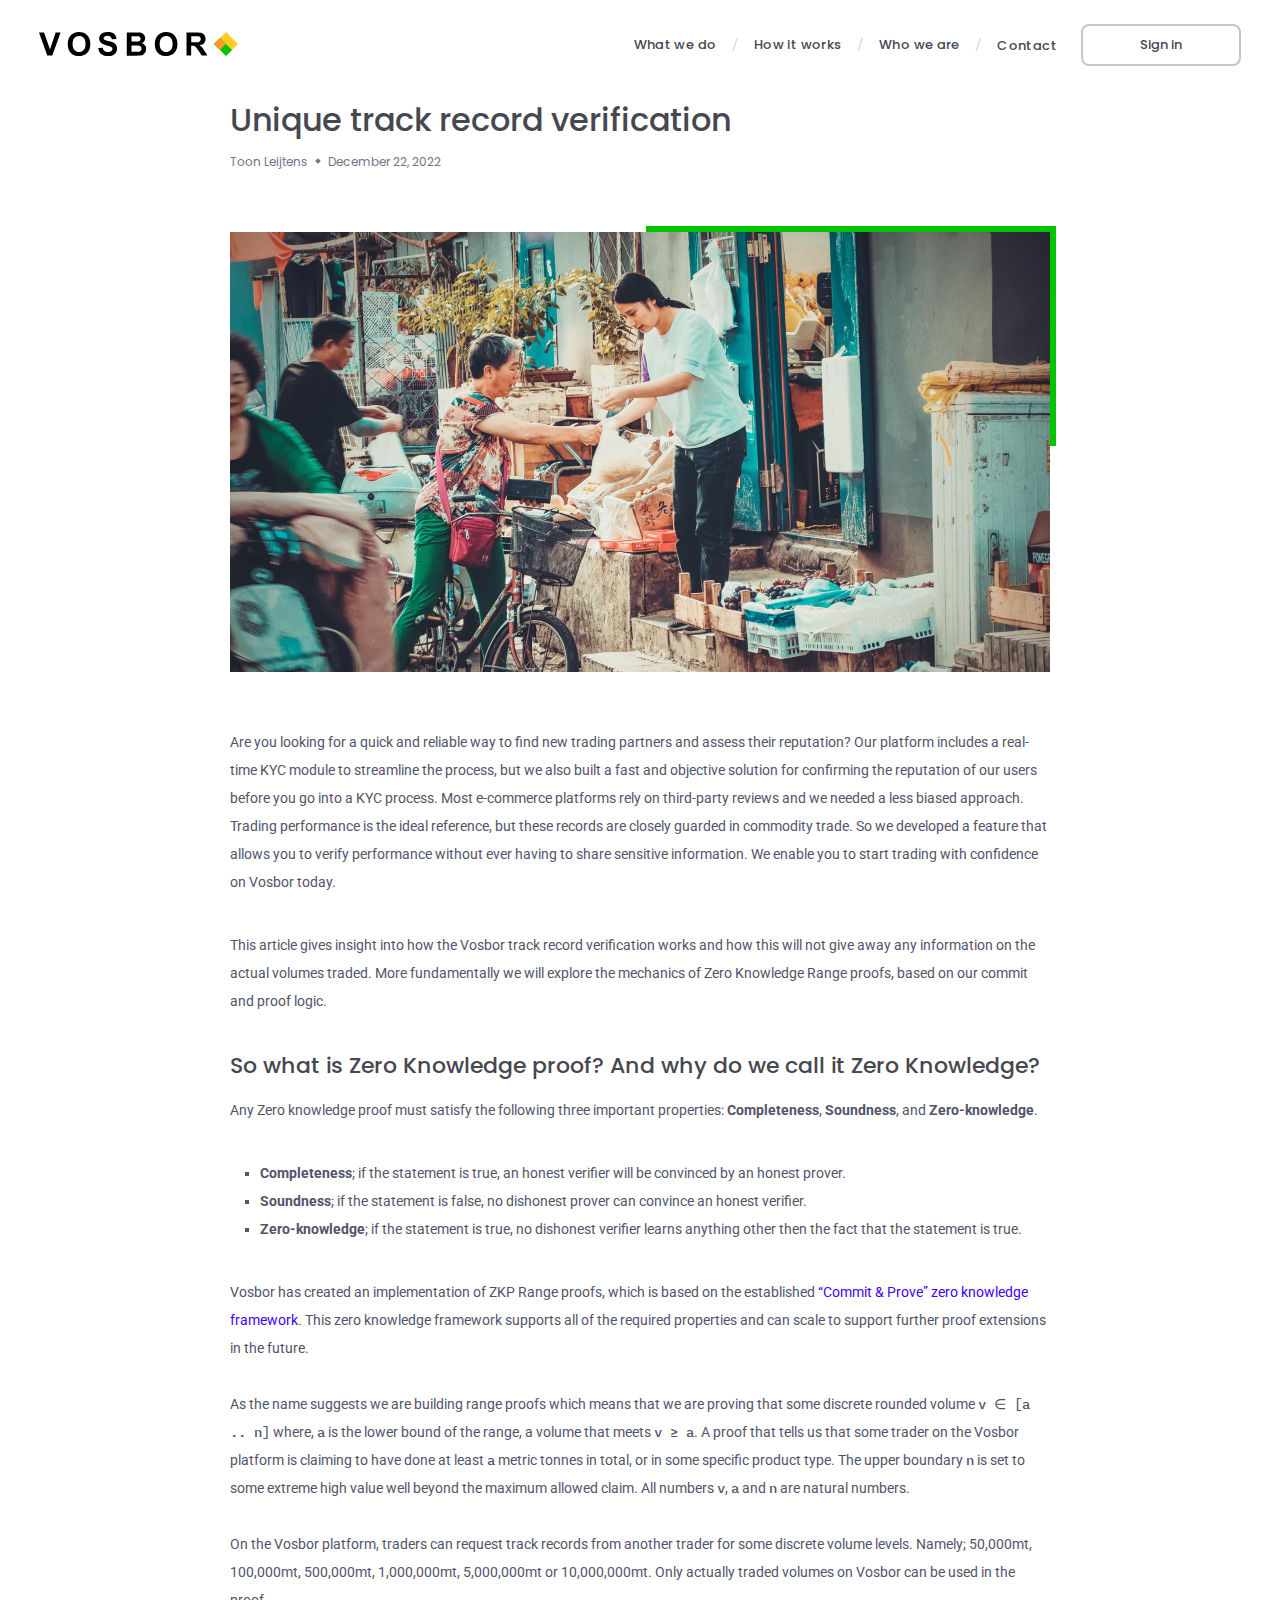
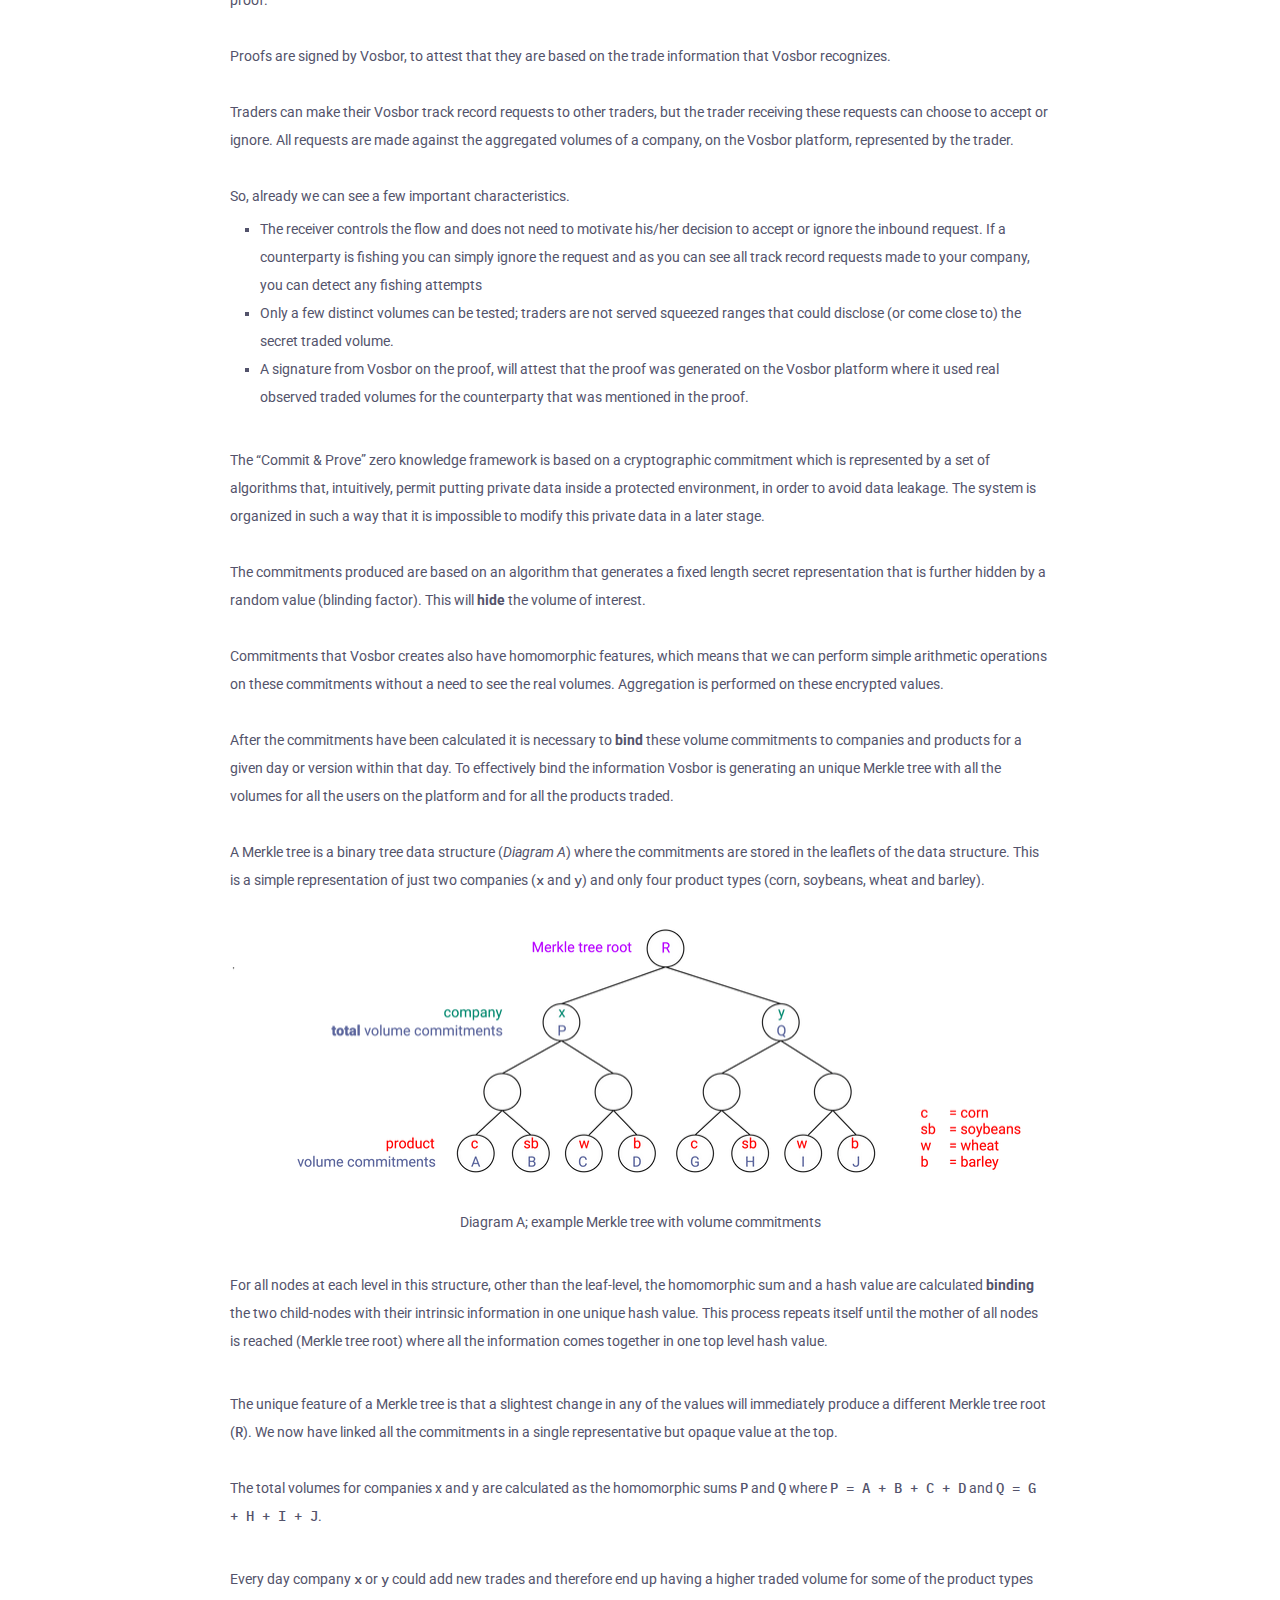
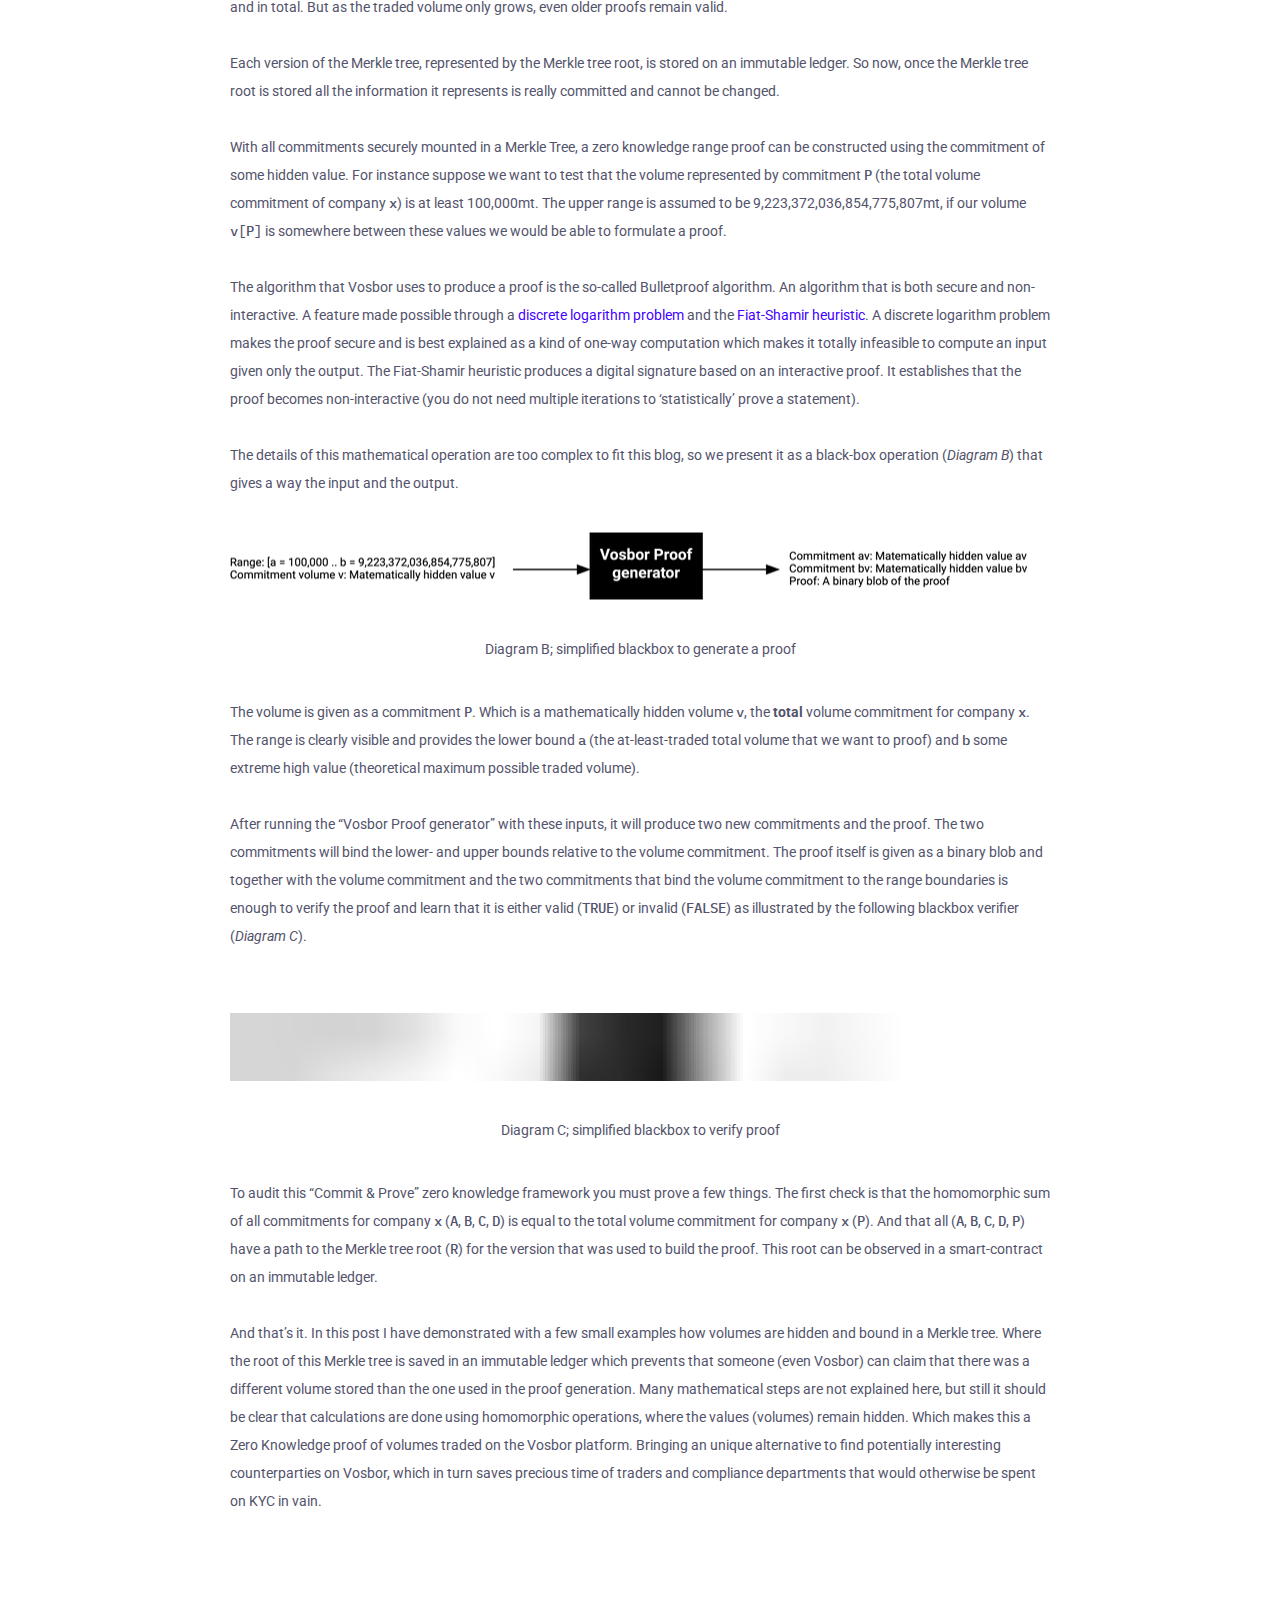
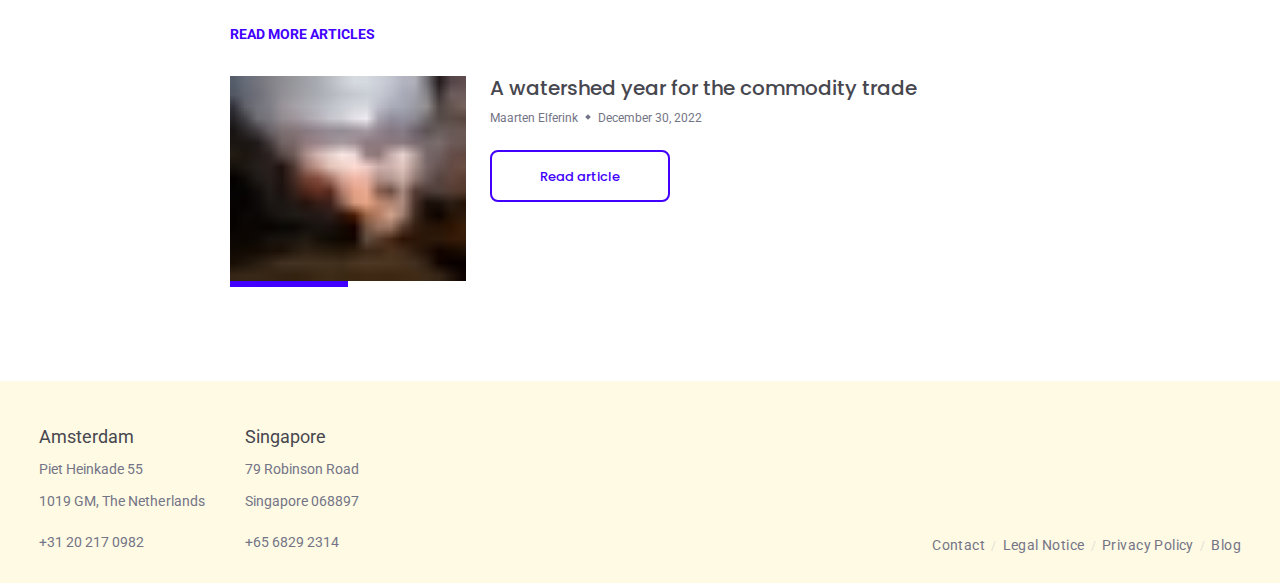
<file: blog/unique-track-record-verification/index.html>
<!DOCTYPE html><html><head><meta charSet="utf-8"/><meta http-equiv="x-ua-compatible" content="ie=edge"/><meta name="viewport" content="width=device-width, initial-scale=1, shrink-to-fit=no"/><meta name="version" content="3.0"/><meta data-react-helmet="true" charSet="utf-8"/><meta data-react-helmet="true" name="description" content=" Vosbor is a grain and oilseed trading platform. Discover how we foster transparency in global agricultural commodity markets. "/><meta data-react-helmet="true" name="keywords" content="commodity trading, commodity, blockchain, market, grain, oilseed, agriculture, agricultural commodities"/><meta data-react-helmet="true" property="og:title" content="Vosbor - The agricultural commodity trading platform"/><meta data-react-helmet="true" property="og:description" content="Vosbor is a grain and oilseed trading platform. Discover how we foster transparency in global agricultural commodity markets."/><meta data-react-helmet="true" property="og:type" content="website"/><meta data-react-helmet="true" property="og:url" content="https://www.vosbor.com/"/><meta data-react-helmet="true" name="robots" content="index, follow"/><style data-href="/styles.9399bb70e638437be671.css" data-identity="gatsby-global-css">a,abbr,acronym,address,applet,article,aside,audio,b,big,blockquote,body,canvas,caption,center,cite,code,dd,del,details,dfn,div,dl,dt,em,embed,fieldset,figcaption,figure,footer,form,h1,h2,h3,h4,h5,h6,header,hgroup,html,i,iframe,img,ins,kbd,label,legend,li,mark,menu,nav,object,ol,output,p,pre,q,ruby,s,samp,section,small,span,strike,strong,sub,summary,sup,table,tbody,td,tfoot,th,thead,time,tr,tt,u,ul,var,video{-webkit-margin-before:0;-webkit-margin-after:0;border:0;font-size:100%;font:inherit;margin:0;margin-block-end:0;margin-block-start:0;padding:0;vertical-align:baseline}article,aside,details,figcaption,figure,footer,header,hgroup,menu,nav,section{display:block}body{line-height:1}ol,ul{list-style:none}blockquote,q{quotes:none}blockquote:after,blockquote:before,q:after,q:before{content:"";content:none}table{border-collapse:collapse;border-spacing:0}*{-webkit-font-smoothing:antialiased;-moz-osx-font-smoothing:grayscale}body,html{-webkit-tap-highlight-color:rgba(0,0,0,0);border:0;font-family:Roboto;margin:0;padding:0;scroll-behavior:smooth;-webkit-user-select:none;user-select:none}@media(max-width:975px){.mobile-hidden{display:none!important}}@media(min-width:768px){.mobile-visible{display:none!important}}@media(max-width:1365px){.tablet-hidden{display:none!important}}@media(min-width:1366px){.tablet-visible{display:none!important}}.even-section{background:#fefae3}a{color:#747487}@-webkit-keyframes rotating{0%{-webkit-transform:rotate(0deg);transform:rotate(0deg)}to{-webkit-transform:rotate(1turn);transform:rotate(1turn)}}@keyframes rotating{0%{-webkit-transform:rotate(0deg);transform:rotate(0deg)}to{-webkit-transform:rotate(1turn);transform:rotate(1turn)}}</style><style>.gatsby-image-wrapper{position:relative;overflow:hidden}.gatsby-image-wrapper picture.object-fit-polyfill{position:static!important}.gatsby-image-wrapper img{bottom:0;height:100%;left:0;margin:0;max-width:none;padding:0;position:absolute;right:0;top:0;width:100%;object-fit:cover}.gatsby-image-wrapper [data-main-image]{opacity:0;transform:translateZ(0);transition:opacity .25s linear;will-change:opacity}.gatsby-image-wrapper-constrained{display:inline-block;vertical-align:top}</style><noscript><style>.gatsby-image-wrapper noscript [data-main-image]{opacity:1!important}.gatsby-image-wrapper [data-placeholder-image]{opacity:0!important}</style></noscript><script type="module">const e="undefined"!=typeof HTMLImageElement&&"loading"in HTMLImageElement.prototype;e&&document.body.addEventListener("load",(function(e){const t=e.target;if(void 0===t.dataset.mainImage)return;if(void 0===t.dataset.gatsbyImageSsr)return;let a=null,n=t;for(;null===a&&n;)void 0!==n.parentNode.dataset.gatsbyImageWrapper&&(a=n.parentNode),n=n.parentNode;const o=a.querySelector("[data-placeholder-image]"),r=new Image;r.src=t.currentSrc,r.decode().catch((()=>{})).then((()=>{t.style.opacity=1,o&&(o.style.opacity=0,o.style.transition="opacity 500ms linear")}))}),!0);</script><style data-styled="" data-styled-version="5.3.11">.kyTcuj{padding:30px 35px 25px;display:-webkit-box;display:-webkit-flex;display:-ms-flexbox;display:flex;-webkit-align-items:center;-webkit-box-align:center;-ms-flex-align:center;align-items:center;-webkit-flex-direction:column;-ms-flex-direction:column;flex-direction:column;gap:42px;}/*!sc*/
@media (min-width:768px){.kyTcuj{padding:40px 39px 25px;-webkit-flex-direction:row;-ms-flex-direction:row;flex-direction:row;-webkit-align-items:flex-end;-webkit-box-align:flex-end;-ms-flex-align:flex-end;align-items:flex-end;-webkit-box-pack:justify;-webkit-justify-content:space-between;-ms-flex-pack:justify;justify-content:space-between;}}/*!sc*/
@media (min-width:1366px){.kyTcuj{padding:40px 80px 25px;}}/*!sc*/
@media (min-width:1919px){.kyTcuj{padding:50px 100px 25px;}}/*!sc*/
data-styled.g1[id="footer__FooterContainer-sc-164g705-0"]{content:"kyTcuj,"}/*!sc*/
.sQmCu{display:-webkit-box;display:-webkit-flex;display:-ms-flexbox;display:flex;-webkit-align-items:stretch;-webkit-box-align:stretch;-ms-flex-align:stretch;align-items:stretch;gap:40px;}/*!sc*/
data-styled.g3[id="footer__AddressList-sc-164g705-2"]{content:"sQmCu,"}/*!sc*/
.ldNqOC{display:-webkit-box;display:-webkit-flex;display:-ms-flexbox;display:flex;-webkit-flex-direction:column;-ms-flex-direction:column;flex-direction:column;}/*!sc*/
data-styled.g4[id="footer__Address-sc-164g705-3"]{content:"ldNqOC,"}/*!sc*/
.inCbHJ{font-family:Roboto;font-style:normal;font-weight:normal;line-height:32px;-webkit-letter-spacing:0.002em;-moz-letter-spacing:0.002em;-ms-letter-spacing:0.002em;letter-spacing:0.002em;color:#47474f;font-size:16px;}/*!sc*/
@media (min-width:768px){.inCbHJ{font-size:18px;}}/*!sc*/
@media (min-width:1919px){.inCbHJ{font-size:24px;}}/*!sc*/
data-styled.g5[id="footer__AddressTitle-sc-164g705-4"]{content:"inCbHJ,"}/*!sc*/
.crRXfP{font-family:"Roboto";font-style:normal;font-weight:normal;line-height:32px;-webkit-letter-spacing:0.002em;-moz-letter-spacing:0.002em;-ms-letter-spacing:0.002em;letter-spacing:0.002em;color:#747487;font-size:14px;}/*!sc*/
@media (min-width:1366px){.crRXfP{font-size:16px;}}/*!sc*/
data-styled.g6[id="footer__AddressLine-sc-164g705-5"]{content:"crRXfP,"}/*!sc*/
.ZUcql{font-family:Roboto;font-style:normal;font-weight:normal;line-height:32px;-webkit-letter-spacing:0.002em;-moz-letter-spacing:0.002em;-ms-letter-spacing:0.002em;letter-spacing:0.002em;margin-top:9px;-webkit-text-decoration:none;text-decoration:none;color:#747487;font-size:14px;}/*!sc*/
@media (min-width:1366px){.ZUcql{font-size:16px;}}/*!sc*/
data-styled.g7[id="footer__Phone-sc-164g705-6"]{content:"ZUcql,"}/*!sc*/
.cLNOXf{font-family:Roboto;font-style:normal;font-weight:400;font-size:12px;line-height:20px;-webkit-letter-spacing:0.03em;-moz-letter-spacing:0.03em;-ms-letter-spacing:0.03em;letter-spacing:0.03em;color:#747487;-webkit-text-decoration:none;text-decoration:none;}/*!sc*/
.cLNOXf:not(:last-child)::after{content:"/";color:#c8c8ca;display:inline-block;vertical-align:middle;opacity:0.5;padding:0 6px;font-size:12px;line-height:20px;}/*!sc*/
@media (min-width:1366px){.cLNOXf:not(:last-child)::after{padding:0 8px;}}/*!sc*/
@media (min-width:1366px){.cLNOXf:not(:last-child)::after{padding:0 18px;font-size:14px;line-height:26px;}}/*!sc*/
@media (min-width:1919px){.cLNOXf:not(:last-child)::after{font-size:16px;line-height:28px;}}/*!sc*/
@media (min-width:768px){.cLNOXf{font-size:14px;line-height:26px;}}/*!sc*/
@media (min-width:1919px){.cLNOXf{font-size:16px;line-height:28px;}}/*!sc*/
data-styled.g8[id="footer__FooterLink-sc-164g705-7"]{content:"cLNOXf,"}/*!sc*/
.jILaPc{width:160px;box-sizing:border-box;-webkit-text-decoration:none;text-decoration:none;display:inline-block;text-align:center;white-space:nowrap;padding:0;border-width:2px;border-style:solid;border-radius:8px;font-family:"Poppins";font-weight:500;font-size:13px;height:42px;line-height:38px;}/*!sc*/
@media (min-width:1366px){.jILaPc{font-size:15px;height:44px;line-height:40px;}}/*!sc*/
@media (min-width:1919px){.jILaPc{font-size:18px;height:48px;line-height:44px;}}/*!sc*/
data-styled.g18[id="ButtonLink__BaseButtonLink-sc-1ebrgby-0"]{content:"jILaPc,"}/*!sc*/
.hhJYSo{z-index:1;padding:24px;display:-webkit-box;display:-webkit-flex;display:-ms-flexbox;display:flex;-webkit-box-pack:justify;-webkit-justify-content:space-between;-ms-flex-pack:justify;justify-content:space-between;-webkit-align-items:center;-webkit-box-align:center;-ms-flex-align:center;align-items:center;position:absolute;top:0;right:0;left:0;}/*!sc*/
.hhJYSo .links{display:-webkit-box;display:-webkit-flex;display:-ms-flexbox;display:flex;-webkit-align-items:center;-webkit-box-align:center;-ms-flex-align:center;align-items:center;-webkit-flex-wrap:wrap;-ms-flex-wrap:wrap;flex-wrap:wrap;-webkit-box-pack:end;-webkit-justify-content:flex-end;-ms-flex-pack:end;justify-content:flex-end;}/*!sc*/
@media (min-width:768px){.hhJYSo{padding:24px 39px;}}/*!sc*/
@media (min-width:1366px){.hhJYSo{padding:24px 40px;}}/*!sc*/
@media (min-width:1919px){.hhJYSo{padding:24px 68px;}}/*!sc*/
data-styled.g20[id="header__Header-sc-vh8ctx-0"]{content:"hhJYSo,"}/*!sc*/
.fjgqjF{font-family:"Poppins";font-style:normal;font-weight:500;font-size:14px;line-height:21px;-webkit-letter-spacing:0.03em;-moz-letter-spacing:0.03em;-ms-letter-spacing:0.03em;letter-spacing:0.03em;color:#47474F;-webkit-text-decoration:none;text-decoration:none;-webkit-transition-property:color;transition-property:color;-webkit-transition-duration:0.3s;transition-duration:0.3s;}/*!sc*/
.fjgqjF:hover{color:rgb(71 71 79 / 75%);}/*!sc*/
.fjgqjF.separator::after{content:"/";color:#C8C8CA;opacity:1;display:inline-block;vertical-align:middle;font-family:"Montserrat";line-height:22px;padding:0 16px;font-size:18px;}/*!sc*/
@media (min-width:1366px){.fjgqjF.separator::after{font-size:24px;padding:0 24px;}}/*!sc*/
.fjgqjF.separator::after:hover{opacity:1;}/*!sc*/
@media (min-width:768px){.fjgqjF{font-size:13px;}}/*!sc*/
@media (min-width:1366px){.fjgqjF{font-size:15px;}}/*!sc*/
@media (min-width:1919px){.fjgqjF{font-size:18px;}}/*!sc*/
data-styled.g21[id="header__HeaderLink-sc-vh8ctx-1"]{content:"fjgqjF,"}/*!sc*/
.ckjntT{border-color:rgba(255,255,255,0.33);margin-left:24px;color:#47474F;border-color:rgba(71,71,79,0.3);}/*!sc*/
@media (min-width:1366px){.ckjntT{margin-left:50px;}}/*!sc*/
.ckjntT:hover,.ckjntT:active{background:linear-gradient(270deg,#373cd9 2.12%,#243afa 97.88%);border-color:transparent;color:#ffffff;}/*!sc*/
data-styled.g22[id="header__ButtonLink-sc-vh8ctx-2"]{content:"ckjntT,"}/*!sc*/
.gUscoC{display:inline-block;margin:3px 8px;background-color:#747487;width:4px;height:4px;-webkit-transform:rotate(45deg);-ms-transform:rotate(45deg);transform:rotate(45deg);}/*!sc*/
data-styled.g27[id="PostLink__Separator-sc-dqz14k-4"]{content:"gUscoC,"}/*!sc*/
.jicxBu{font-family:"Poppins";font-size:13px;font-weight:500;line-height:21px;color:#4200ff;border-radius:8px;border:2px solid #4200ff;width:180px;height:52px;box-sizing:border-box;display:-webkit-inline-box;display:-webkit-inline-flex;display:-ms-inline-flexbox;display:inline-flex;-webkit-align-items:center;-webkit-box-align:center;-ms-flex-align:center;align-items:center;-webkit-box-pack:center;-webkit-justify-content:center;-ms-flex-pack:center;justify-content:center;-webkit-text-decoration:none;text-decoration:none;}/*!sc*/
.jicxBu:hover{background-color:#4200ff;color:#fff;cursor:pointer;}/*!sc*/
@media (min-width:1366px){.jicxBu{font-size:15px;line-height:23px;}}/*!sc*/
@media (min-width:1919px){.jicxBu{font-size:18px;line-height:27px;}}/*!sc*/
data-styled.g28[id="PostLink__ReadMoreButton-sc-dqz14k-5"]{content:"jicxBu,"}/*!sc*/
.kBRqlK{-webkit-text-decoration:none;text-decoration:none;}/*!sc*/
data-styled.g29[id="PostLink__LinkUnstyled-sc-dqz14k-6"]{content:"kBRqlK,"}/*!sc*/
.iqhLqt{margin-bottom:30px;display:-webkit-box;display:-webkit-flex;display:-ms-flexbox;display:flex;-webkit-flex-direction:column;-ms-flex-direction:column;flex-direction:column;-webkit-text-decoration:none;text-decoration:none;}/*!sc*/
@media (min-width:768px){.iqhLqt{-webkit-flex-direction:row;-ms-flex-direction:row;flex-direction:row;gap:24px;}}/*!sc*/
data-styled.g30[id="PostSummary__PostContainer-sc-ms37ki-0"]{content:"iqhLqt,"}/*!sc*/
.cMUCTM{-webkit-flex:1 0 auto;-ms-flex:1 0 auto;flex:1 0 auto;display:-webkit-box;display:-webkit-flex;display:-ms-flexbox;display:flex;-webkit-box-pack:center;-webkit-justify-content:center;-ms-flex-pack:center;justify-content:center;}/*!sc*/
@media (min-width:768px){.cMUCTM{max-width:260px;max-height:260px;}}/*!sc*/
.cMUCTM > *{-webkit-flex:1 0 auto;-ms-flex:1 0 auto;flex:1 0 auto;}/*!sc*/
data-styled.g31[id="PostSummary__ImgWrapper-sc-ms37ki-1"]{content:"cMUCTM,"}/*!sc*/
.ekPpOu{-webkit-flex:0 1 calc(100% - 260px);-ms-flex:0 1 calc(100% - 260px);flex:0 1 calc(100% - 260px);}/*!sc*/
data-styled.g32[id="PostSummary__BlockWrapper-sc-ms37ki-2"]{content:"ekPpOu,"}/*!sc*/
.iREMZH{max-width:260px;overflow:visible !important;}/*!sc*/
.post-container .PostSummary__ImgStyled-sc-ms37ki-3::before{width:50%;content:"";position:absolute;background-color:var(--bgcolor,#4200ff);left:0;bottom:-6px;height:6px;}/*!sc*/
@media (min-width:1366px){.post-container .PostSummary__ImgStyled-sc-ms37ki-3::before{bottom:-8px;height:8px;}}/*!sc*/
@media (min-width:1919px){.post-container .PostSummary__ImgStyled-sc-ms37ki-3::before{bottom:-10px;height:10px;}}/*!sc*/
data-styled.g33[id="PostSummary__ImgStyled-sc-ms37ki-3"]{content:"iREMZH,"}/*!sc*/
.cWMTMa{font-family:"Poppins";font-size:20px;line-height:24px;font-weight:500;margin-top:26px;margin-bottom:4px;color:#47474f;text-overflow:ellipsis;overflow:hidden;display:-webkit-box !important;-webkit-line-clamp:2;-webkit-box-orient:vertical;}/*!sc*/
@media (min-width:768px){.cWMTMa{margin-top:0;}}/*!sc*/
@media (min-width:1366px){.cWMTMa{margin-bottom:8px;font-size:26px;line-height:33.8px;}}/*!sc*/
@media (min-width:1919px){.cWMTMa{font-size:38px;line-height:49.21px;}}/*!sc*/
data-styled.g34[id="PostSummary__PostTitle-sc-ms37ki-4"]{content:"cWMTMa,"}/*!sc*/
.jQICDF{font-family:"Roboto";font-size:12px;font-weight:400;line-height:28px;margin-bottom:18px;color:#747487;}/*!sc*/
@media (min-width:1919px){.jQICDF{margin-bottom:22px;}}/*!sc*/
data-styled.g35[id="PostSummary__PostContent-sc-ms37ki-5"]{content:"jQICDF,"}/*!sc*/
.GukXp{display:inline-block;margin:3px 8px;background-color:#747487;width:4px;height:4px;-webkit-transform:rotate(45deg);-ms-transform:rotate(45deg);transform:rotate(45deg);}/*!sc*/
data-styled.g36[id="PostSummary__Separator-sc-ms37ki-6"]{content:"GukXp,"}/*!sc*/
.bAVtbC{margin-top:100px;margin-left:auto;margin-right:auto;padding-left:24px;padding-right:24px;max-width:820px;}/*!sc*/
@media (min-width:1366px){.bAVtbC{margin-top:150px;}}/*!sc*/
data-styled.g37[id="MarkdownRemarkfrontmatter__slug__BlogPostContainer-sc-1ess3mo-0"]{content:"bAVtbC,"}/*!sc*/
.gODazo{margin-bottom:48px;}/*!sc*/
@media (min-width:768px){.gODazo{margin-bottom:56px;}}/*!sc*/
data-styled.g38[id="MarkdownRemarkfrontmatter__slug__PostHeader-sc-1ess3mo-1"]{content:"gODazo,"}/*!sc*/
.bPFipP{font-family:"Poppins";font-size:32px;font-weight:500;line-height:40px;color:#47474f;margin-bottom:8px;}/*!sc*/
@media (min-width:1366px){.bPFipP{font-size:48px;line-height:59.52px;margin-bottom:16px;}}/*!sc*/
@media (min-width:1919px){.bPFipP{font-size:56px;line-height:72.52px;}}/*!sc*/
data-styled.g39[id="MarkdownRemarkfrontmatter__slug__PostTitle-sc-1ess3mo-2"]{content:"bPFipP,"}/*!sc*/
.gsviMv{font-family:"Poppins";font-size:22px;font-weight:300;line-height:31px;color:#47474f;margin-bottom:8px;}/*!sc*/
@media (min-width:1366px){.gsviMv{font-size:30px line-height:40px;margin-bottom:16px;}}/*!sc*/
@media (min-width:1919px){.gsviMv{font-size:38px;line-height:49px;}}/*!sc*/
data-styled.g40[id="MarkdownRemarkfrontmatter__slug__PostSubtitle-sc-1ess3mo-3"]{content:"gsviMv,"}/*!sc*/
.QDufW{font-family:"Poppins";font-size:12px;font-weight:400;line-height:28px;color:#747487;}/*!sc*/
@media (min-width:1366px){.QDufW{font-size:18px;line-height:36px;}}/*!sc*/
data-styled.g41[id="MarkdownRemarkfrontmatter__slug__PostInfo-sc-1ess3mo-4"]{content:"QDufW,"}/*!sc*/
.cUMXOP{overflow:visible !important;margin-bottom:48px;margin-left:-24px;margin-right:-24px;}/*!sc*/
@media (min-width:768px){.cUMXOP{margin-left:0;margin-right:0;margin-bottom:56px;}}/*!sc*/
.cUMXOP::before{width:50%;height:50%;content:"";position:absolute;background-color:var(--bgcolor,#4200ff);right:0px;top:-6px;}/*!sc*/
@media (min-width:768px){.cUMXOP::before{right:-6px;top:-6px;}}/*!sc*/
@media (min-width:1366px){.cUMXOP::before{right:-8px;top:-8px;}}/*!sc*/
@media (min-width:1919px){.cUMXOP::before{right:-10px;top:-10px;}}/*!sc*/
data-styled.g42[id="MarkdownRemarkfrontmatter__slug__ImgStyled-sc-1ess3mo-5"]{content:"cUMXOP,"}/*!sc*/
.gPMmgU{font-family:"Roboto";font-size:14px;font-weight:400;line-height:28px;color:#53536b;margin-bottom:101px;}/*!sc*/
@media (min-width:1366px){.gPMmgU{font-size:18px;line-height:36px;}}/*!sc*/
.gPMmgU h1,.gPMmgU h2,.gPMmgU h3,.gPMmgU h4,.gPMmgU h5,.gPMmgU h6{font-family:"Poppins";font-weight:500;text-align:left;padding-bottom:15px;font-size:22px;line-height:31px;color:#47474f;}/*!sc*/
@media (min-width:1366px){.gPMmgU h1,.gPMmgU h2,.gPMmgU h3,.gPMmgU h4,.gPMmgU h5,.gPMmgU h6{font-size:30px line-height:40px;}}/*!sc*/
@media (min-width:1919px){.gPMmgU h1,.gPMmgU h2,.gPMmgU h3,.gPMmgU h4,.gPMmgU h5,.gPMmgU h6{font-size:38px;line-height:49px;}}/*!sc*/
.gPMmgU em{font-style:italic;}/*!sc*/
.gPMmgU p{margin-bottom:35px;}/*!sc*/
.gPMmgU blockquote p,.gPMmgU q p{margin-bottom:0px;}/*!sc*/
.gPMmgU a{-webkit-text-decoration:none;text-decoration:none;color:#4200ff;}/*!sc*/
.gPMmgU a:hover{-webkit-text-decoration:underline;text-decoration:underline;}/*!sc*/
.gPMmgU ol,.gPMmgU ul{list-style-type:square;margin-bottom:35px;padding-left:30px;}/*!sc*/
.gPMmgU strong{font-weight:700;}/*!sc*/
.gPMmgU code{font-family:"IBM Plex Mono",monospace;font-style:normal;font-weight:500;}/*!sc*/
.gPMmgU blockquote,.gPMmgU q{background-color:#f3f3f3;margin-bottom:35px;border-radius:8px;padding:15px;}/*!sc*/
@media (min-width:768px){.gPMmgU blockquote,.gPMmgU q{padding:20px;}}/*!sc*/
@media (min-width:1366px){.gPMmgU blockquote,.gPMmgU q{padding:28px;}}/*!sc*/
@media (min-width:1919px){.gPMmgU blockquote,.gPMmgU q{padding:35px;}}/*!sc*/
.gPMmgU blockquote p:not(:only-child):not(:last-child),.gPMmgU q p:not(:only-child):not(:last-child){margin-bottom:35px;}/*!sc*/
data-styled.g43[id="MarkdownRemarkfrontmatter__slug__PostContent-sc-1ess3mo-6"]{content:"gPMmgU,"}/*!sc*/
.kFAMHg{margin-left:auto;margin-right:auto;margin-bottom:100px;padding-left:24px;padding-right:24px;max-width:820px;margin-top:100px;}/*!sc*/
@media (min-width:1366px){.kFAMHg{margin-top:150px;}}/*!sc*/
data-styled.g44[id="MarkdownRemarkfrontmatter__slug__ReadMoreContainer-sc-1ess3mo-7"]{content:"kFAMHg,"}/*!sc*/
.DFFqV{font-family:"Roboto";font-size:14px;font-weight:700;line-height:36px;color:#4200ff;margin-bottom:24px;text-transform:uppercase;}/*!sc*/
data-styled.g45[id="MarkdownRemarkfrontmatter__slug__MoreArticlesTitle-sc-1ess3mo-8"]{content:"DFFqV,"}/*!sc*/
</style><link rel="sitemap" type="application/xml" href="/sitemap/sitemap-index.xml"/><title data-react-helmet="true">Unique track record verification</title><link data-react-helmet="true" rel="canonical" href="https://www.vosbor.com/"/><link href="https://fonts.googleapis.com/css?family=Poppins:100,200,300,400,500,600|Roboto:100,200,300,400,500,600|IBM+Plex+Mono:100,200,300,400,500,600&amp;display=swap" rel="stylesheet"/><link rel="icon" href="/favicon-32x32.png?v=21c7173ac2f4953a804b70d35e9499ad" type="image/png"/><link rel="manifest" href="/manifest.webmanifest" crossorigin="anonymous"/><link rel="apple-touch-icon" sizes="48x48" href="/icons/icon-48x48.png?v=21c7173ac2f4953a804b70d35e9499ad"/><link rel="apple-touch-icon" sizes="72x72" href="/icons/icon-72x72.png?v=21c7173ac2f4953a804b70d35e9499ad"/><link rel="apple-touch-icon" sizes="96x96" href="/icons/icon-96x96.png?v=21c7173ac2f4953a804b70d35e9499ad"/><link rel="apple-touch-icon" sizes="144x144" href="/icons/icon-144x144.png?v=21c7173ac2f4953a804b70d35e9499ad"/><link rel="apple-touch-icon" sizes="192x192" href="/icons/icon-192x192.png?v=21c7173ac2f4953a804b70d35e9499ad"/><link rel="apple-touch-icon" sizes="256x256" href="/icons/icon-256x256.png?v=21c7173ac2f4953a804b70d35e9499ad"/><link rel="apple-touch-icon" sizes="384x384" href="/icons/icon-384x384.png?v=21c7173ac2f4953a804b70d35e9499ad"/><link rel="apple-touch-icon" sizes="512x512" href="/icons/icon-512x512.png?v=21c7173ac2f4953a804b70d35e9499ad"/><link rel="alternate" type="application/rss+xml" title="Vosbor Blog" href="/rss.xml"/></head><body><noscript><iframe src="https://www.googletagmanager.com/ns.html?id=GTM-PGRDJVG" height="0" width="0" style="display:none;visibility:hidden"></iframe></noscript><div id="___gatsby"><div style="outline:none" tabindex="-1" id="gatsby-focus-wrapper"><header class="header__Header-sc-vh8ctx-0 hhJYSo"><a href="/"><svg width="200" height="24" viewBox="0 0 200 24" fill="none"><g clip-path="url(#clip0_995_800)"><path d="M16.648 0.403381L10.9978 17.5462L5.04486 0.403381H0L8.27357 23.5967H13.3184L21.592 0.403381H16.648Z" fill="black"></path><path d="M28.7556 12.2017C28.7556 9.88235 29.1592 7.86555 29.8655 6.2521C30.37 5.04202 31.0763 3.93277 31.9843 3.02521C32.8924 2.11765 33.9014 1.41176 35.0112 0.907563C36.4238 0.302521 38.1391 0 40.0561 0C43.4866 0 46.2108 1.10924 48.2288 3.22689C50.2467 5.34454 51.3566 8.26891 51.3566 12.1008C51.3566 15.8319 50.3476 18.7563 48.3297 20.874C46.3117 22.9916 43.5875 24.1008 40.157 24.1008C36.7265 24.1008 34.0023 23.0924 31.8834 20.9748C29.7646 18.7563 28.7556 15.8319 28.7556 12.2017ZM33.5987 12C33.5987 14.6219 34.2041 16.6387 35.4148 17.9496C36.6256 19.2605 38.1391 19.9664 40.0561 19.9664C41.9732 19.9664 43.4866 19.2605 44.6974 17.9496C45.9081 16.6387 46.5135 14.6219 46.5135 11.8992C46.5135 9.27731 45.9081 7.26051 44.7983 5.94958C43.4866 4.63866 41.9732 4.03361 40.0561 4.03361C38.1391 4.03361 36.5247 4.7395 35.4148 6.05042C34.2041 7.36135 33.5987 9.27731 33.5987 12Z" fill="black"></path><path d="M59.2268 16.0336L63.7672 15.6303C64.0699 17.1429 64.5744 18.2521 65.4824 18.958C66.2896 19.6639 67.5004 20.0672 68.9129 20.0672C70.4264 20.0672 71.5363 19.7647 72.3434 19.0588C73.1506 18.4538 73.4533 17.6471 73.4533 16.8403C73.4533 16.3361 73.2515 15.8319 72.9488 15.4286C72.6461 15.0252 72.0408 14.7227 71.2336 14.4202C70.7291 14.2185 69.4174 13.916 67.5004 13.4118C64.9779 12.8067 63.2627 12 62.2537 11.0924C60.8412 9.78151 60.1349 8.26891 60.1349 6.45378C60.1349 5.2437 60.4376 4.13445 61.1439 3.12605C61.8501 2.11765 62.7582 1.31092 64.0699 0.806723C65.2806 0.302521 66.7941 0 68.6102 0C71.5363 0 73.756 0.605042 75.1686 1.91597C76.682 3.22689 77.3883 4.94118 77.4892 7.05882L72.8479 7.2605C72.6461 6.05042 72.2425 5.2437 71.5363 4.63866C70.83 4.13445 69.9219 3.83193 68.6102 3.83193C67.2986 3.83193 66.1887 4.13445 65.3815 4.63866C64.8771 5.04202 64.5744 5.54622 64.5744 6.15126C64.5744 6.65546 64.7762 7.15966 65.2806 7.56303C65.886 8.06723 67.2986 8.57143 69.6192 9.07563C71.9399 9.57983 73.5542 10.1849 74.6641 10.7899C75.774 11.395 76.5811 12.2017 77.1865 13.1092C77.7919 14.1176 78.0946 15.3277 78.0946 16.8403C78.0946 18.1513 77.691 19.4622 76.9847 20.5714C76.2784 21.7815 75.1686 22.5882 73.8569 23.1933C72.5452 23.7983 70.83 24 68.812 24C65.886 24 63.6663 23.2941 62.0519 21.9832C60.5385 20.6723 59.5295 18.6555 59.2268 16.0336Z" fill="black"></path><path d="M87.7805 0.403381H97.0631C98.8792 0.403381 100.292 0.504222 101.2 0.605062C102.108 0.806743 102.915 1.10926 103.621 1.61347C104.328 2.11767 104.933 2.72271 105.438 3.52943C105.942 4.33615 106.144 5.24372 106.144 6.25212C106.144 7.36136 105.841 8.36977 105.236 9.27733C104.63 10.1849 103.823 10.8908 102.814 11.2941C104.227 11.6975 105.337 12.4034 106.043 13.4118C106.85 14.4202 107.153 15.5294 107.153 16.9412C107.153 17.9496 106.951 19.0588 106.447 20.0672C105.942 21.0756 105.236 21.8824 104.429 22.4874C103.621 23.0925 102.512 23.4958 101.301 23.5967C100.494 23.6975 98.6774 23.6975 95.6505 23.7983H87.7805V0.403381ZM92.5227 4.23531V9.57985H95.5496C97.3658 9.57985 98.4756 9.57985 98.9801 9.47901C99.7873 9.37817 100.393 9.07565 100.897 8.67229C101.402 8.16809 101.603 7.56305 101.603 6.85716C101.603 6.15128 101.402 5.54624 100.998 5.14288C100.594 4.73952 99.9891 4.43699 99.1819 4.33615C98.6774 4.23531 97.3658 4.23531 95.146 4.23531H92.5227ZM92.5227 13.5126V19.7647H96.8613C98.5765 19.7647 99.5855 19.7647 100.09 19.6639C100.796 19.563 101.402 19.2605 101.805 18.7563C102.209 18.2521 102.512 17.6471 102.512 16.7395C102.512 16.0336 102.31 15.4286 102.007 14.9244C101.704 14.4202 101.2 14.1177 100.494 13.8151C99.8882 13.6135 98.4756 13.5126 96.3568 13.5126H92.5227Z" fill="black"></path><path d="M115.83 12.2017C115.83 9.88235 116.234 7.86555 116.94 6.2521C117.444 5.04202 118.151 4.03361 119.059 3.02521C119.967 2.11765 120.976 1.41176 122.086 0.907563C123.498 0.302521 125.214 0 127.131 0C130.561 0 133.285 1.10924 135.303 3.22689C137.321 5.34454 138.431 8.26891 138.431 12.1008C138.431 15.8319 137.422 18.7563 135.404 20.874C133.386 22.9916 130.662 24.1008 127.231 24.1008C123.801 24.1008 121.077 23.0924 118.958 20.9748C116.839 18.7563 115.83 15.8319 115.83 12.2017ZM120.673 12C120.673 14.6219 121.279 16.6387 122.489 17.9496C123.7 19.2605 125.214 19.9664 127.131 19.9664C129.048 19.9664 130.561 19.2605 131.772 17.9496C132.983 16.6387 133.588 14.6219 133.588 11.8992C133.588 9.27731 132.983 7.26051 131.873 5.94958C130.561 4.63866 129.048 4.03361 127.131 4.03361C125.214 4.03361 123.599 4.7395 122.489 6.05042C121.279 7.36135 120.673 9.27731 120.673 12Z" fill="black"></path><path d="M147.512 23.5967V0.403381H157.4C159.922 0.403381 161.637 0.605062 162.848 1.00842C163.958 1.41178 164.866 2.21851 165.572 3.22691C166.279 4.33615 166.581 5.54624 166.581 6.85716C166.581 8.57145 166.077 10.0841 165.068 11.1933C164.059 12.3025 162.545 13.0084 160.427 13.3109C161.436 13.916 162.243 14.521 162.949 15.2269C163.655 15.9328 164.462 17.1429 165.572 18.958L168.397 23.4958H162.747L159.317 18.4538C158.106 16.6387 157.299 15.5294 156.794 15.0252C156.391 14.521 155.886 14.2185 155.382 14.0168C154.877 13.8151 154.07 13.7143 153.061 13.7143H152.153V23.395H147.512V23.5967ZM152.254 10.1849H155.684C157.904 10.1849 159.317 10.0841 159.922 9.88237C160.527 9.68069 160.931 9.37817 161.234 8.87397C161.536 8.36977 161.738 7.86557 161.738 7.15968C161.738 6.35296 161.536 5.74792 161.133 5.24372C160.729 4.73952 160.124 4.437 159.317 4.33615C158.913 4.23531 157.803 4.23531 155.886 4.23531H152.254V10.1849Z" fill="black"></path><path d="M187 0L199 12L187 24L175 12L187 0Z" fill="#FDCC27"></path><path d="M181 5.99971L193 17.9997L187 23.9997L175 11.9997L181 5.99971Z" fill="#00C400"></path><path d="M181 5.99971L187 11.9997L181 17.9997L175 11.9997L181 5.99971Z" fill="#FD9A27"></path></g><defs><clipPath id="clip0_995_800"><rect width="200" height="24" fill="white"></rect></clipPath></defs></svg></a><div class="links"><a id="what_we_do" href="/#whatwedo" class="header__HeaderLink-sc-vh8ctx-1 fjgqjF separator mobile-hidden">What we do</a><a id="how_it_works" href="/#howitworks" class="header__HeaderLink-sc-vh8ctx-1 fjgqjF separator mobile-hidden">How it works</a><a id="who_we_are" href="/#whoweare" class="header__HeaderLink-sc-vh8ctx-1 fjgqjF separator mobile-hidden">Who we are</a><a id="contact" href="/contact" class="header__HeaderLink-sc-vh8ctx-1 fjgqjF">Contact</a><a id="login_button" href="https://exchange.vosbor.com/" class="ButtonLink__BaseButtonLink-sc-1ebrgby-0 header__ButtonLink-sc-vh8ctx-2 jILaPc ckjntT mobile-hidden">Sign in</a></div></header><div class="MarkdownRemarkfrontmatter__slug__BlogPostContainer-sc-1ess3mo-0 bAVtbC blog-post-container"><div class="blog-post"><div class="MarkdownRemarkfrontmatter__slug__PostHeader-sc-1ess3mo-1 gODazo"><h1 class="MarkdownRemarkfrontmatter__slug__PostTitle-sc-1ess3mo-2 bPFipP">Unique track record verification</h1><h2 class="MarkdownRemarkfrontmatter__slug__PostSubtitle-sc-1ess3mo-3 gsviMv"></h2><h3 class="MarkdownRemarkfrontmatter__slug__PostInfo-sc-1ess3mo-4 QDufW">Toon Leijtens<span class="PostLink__Separator-sc-dqz14k-4 gUscoC"></span>December 22, 2022</h3></div><div class="MarkdownRemarkfrontmatter__slug__ImgStyled-sc-1ess3mo-5 cUMXOP gatsby-image-wrapper" style="position:relative;overflow:hidden;--bgcolor:#00C400"><div aria-hidden="true" style="width:100%;padding-bottom:53.65853658536586%"></div><img aria-hidden="true" src="[data-uri]" alt="" style="position:absolute;top:0;left:0;width:100%;height:100%;object-fit:cover;object-position:center;opacity:1;transition-delay:500ms"/><noscript><picture><source srcset="/static/bd3ef080bf51c8ab6b8f068278981b7d/0741e/blog-post-4.jpg 820w,
/static/bd3ef080bf51c8ab6b8f068278981b7d/3934b/blog-post-4.jpg 1640w,
/static/bd3ef080bf51c8ab6b8f068278981b7d/6d00c/blog-post-4.jpg 3280w,
/static/bd3ef080bf51c8ab6b8f068278981b7d/3b636/blog-post-4.jpg 4920w,
/static/bd3ef080bf51c8ab6b8f068278981b7d/7725e/blog-post-4.jpg 6000w" sizes="(max-width: 3280px) 100vw, 3280px" /><img loading="lazy" sizes="(max-width: 3280px) 100vw, 3280px" srcset="/static/bd3ef080bf51c8ab6b8f068278981b7d/0741e/blog-post-4.jpg 820w,
/static/bd3ef080bf51c8ab6b8f068278981b7d/3934b/blog-post-4.jpg 1640w,
/static/bd3ef080bf51c8ab6b8f068278981b7d/6d00c/blog-post-4.jpg 3280w,
/static/bd3ef080bf51c8ab6b8f068278981b7d/3b636/blog-post-4.jpg 4920w,
/static/bd3ef080bf51c8ab6b8f068278981b7d/7725e/blog-post-4.jpg 6000w" src="/static/bd3ef080bf51c8ab6b8f068278981b7d/6d00c/blog-post-4.jpg" alt="" style="position:absolute;top:0;left:0;opacity:1;width:100%;height:100%;object-fit:cover;object-position:center"/></picture></noscript></div><div class="MarkdownRemarkfrontmatter__slug__PostContent-sc-1ess3mo-6 gPMmgU blog-post-content"><p>Are you looking for a quick and reliable way to find new trading partners and assess their reputation? Our platform includes a real-time KYC module to streamline the process, but we also built a fast and objective solution for confirming the reputation of our users before you go into a KYC process. Most e-commerce platforms rely on third-party reviews and we needed a less biased approach. Trading performance is the ideal reference, but these records are closely guarded in commodity trade. So we developed a feature that allows you to verify performance without ever having to share sensitive information. We enable you to start trading with confidence on Vosbor today.</p>
<p>This article gives insight into how the Vosbor track record verification works and how this will not give away any information on the actual volumes traded. More fundamentally we will explore the mechanics of Zero Knowledge Range proofs, based on our commit and proof logic.
​</p>
<h2>So what is Zero Knowledge proof? And why do we call it Zero Knowledge?</h2>
<p>​
Any Zero knowledge proof must satisfy the following three important properties: <strong>Completeness</strong>, <strong>Soundness</strong>, and <strong>Zero-knowledge</strong>.
​</p>
<ol>
<li><strong>Completeness</strong>; if the statement is true, an honest verifier will be convinced by an honest prover.</li>
<li><strong>Soundness</strong>; if the statement is false, no dishonest prover can convince an honest verifier.</li>
<li><strong>Zero-knowledge</strong>; if the statement is true, no dishonest verifier learns anything other then the fact that the statement is true.</li>
</ol>
<p>​
Vosbor has created an implementation of ZKP Range proofs, which is based on the established <a href="https://hackmd.io/@dariofiore/rkXo8EBp8">“Commit &#x26; Prove” zero knowledge framework</a>. This zero knowledge framework supports all of the required properties and can scale to support further proof extensions in the future.<br>
​<br>
As the name suggests we are building range proofs which means that we are proving that some discrete rounded volume <code>v ∈ [a .. n]</code> where, <code>a</code> is the lower bound of the range, a volume that meets <code>v ≥ a</code>. A proof that tells us that some trader on the Vosbor platform is claiming to have done at least <code>a</code> metric tonnes in total, or in some specific product type. The upper boundary <code>n</code> is set to some extreme high value well beyond the maximum allowed claim. All numbers <code>v</code>, <code>a</code> and <code>n</code> are natural numbers.<br>
​<br>
On the Vosbor platform, traders can request track records from another trader for some discrete volume levels. Namely; 50,000mt, 100,000mt, 500,000mt, 1,000,000mt, 5,000,000mt or 10,000,000mt. Only actually traded volumes on Vosbor can be used in the proof.<br>
​<br>
Proofs are signed by Vosbor, to attest that they are based on the trade information that Vosbor recognizes.<br>
​<br>
Traders can make their Vosbor track record requests to other traders, but the trader receiving these requests can choose to accept or ignore. All requests are made against the aggregated volumes of a company, on the Vosbor platform, represented by the trader.<br>
​<br>
So, already we can see a few important characteristics.</p>
<ul style="margin-top:-30px;">
<li>The receiver controls the flow and does not need to motivate his/her decision to accept or ignore the inbound request. If a counterparty is fishing you can simply ignore the request and as you can see all track record requests made to your company, you can detect any fishing attempts</li>
<li>Only a few distinct volumes can be tested; traders are not served squeezed ranges that could disclose (or come close to) the secret traded volume.</li>
<li>A signature from Vosbor on the proof, will attest that the proof was generated on the Vosbor platform where it used real observed traded volumes for the counterparty that was mentioned in the proof.</li>
</ul>
<p>The “Commit &#x26; Prove” zero knowledge framework is based on a cryptographic commitment which is represented by a set of algorithms that, intuitively, permit putting private data inside a protected environment, in order to avoid data leakage. The system is organized in such a way that it is impossible to modify this private data in a later stage.<br>
​<br>
The commitments produced are based on an algorithm that generates a fixed length secret representation that is further hidden by a random value (blinding factor). This will <strong>hide</strong> the volume of interest.<br>
​<br>
Commitments that Vosbor creates also have homomorphic features, which means that we can perform simple arithmetic operations on these commitments without a need to see the real volumes. Aggregation is performed on these encrypted values.<br>
​<br>
After the commitments have been calculated it is necessary to <strong>bind</strong> these volume commitments to companies and products for a given day or version within that day. To effectively bind the information Vosbor is generating an unique Merkle tree with all the volumes for all the users on the platform and for all the products traded.<br>
​<br>
A Merkle tree is a binary tree data structure (<em>Diagram A</em>) where the commitments are stored in the leaflets of the data structure. This is a simple representation of just two companies (<code>x</code> and <code>y</code>) and only four product types (corn, soybeans, wheat and barley).</p>
<p><span
      class="gatsby-resp-image-wrapper"
      style="position: relative; display: block; margin-left: auto; margin-right: auto; max-width: 820px; "
    >
      <a
    class="gatsby-resp-image-link"
    href="/static/920f7058b2026cfac0a18307ad735856/43b71/merkle-tree.png"
    style="display: block"
    target="_blank"
    rel="noopener"
  >
    <span
    class="gatsby-resp-image-background-image"
    style="padding-bottom: 29.756097560975608%; position: relative; bottom: 0; left: 0; background-image: url('[data-uri]'); background-size: cover; display: block;"
  ></span>
  <img
        class="gatsby-resp-image-image"
        alt="MerkeTree"
        title="MerkeTree"
        src="/static/920f7058b2026cfac0a18307ad735856/040d1/merkle-tree.png"
        srcset="/static/920f7058b2026cfac0a18307ad735856/bf37e/merkle-tree.png 205w,
/static/920f7058b2026cfac0a18307ad735856/d7add/merkle-tree.png 410w,
/static/920f7058b2026cfac0a18307ad735856/040d1/merkle-tree.png 820w,
/static/920f7058b2026cfac0a18307ad735856/a1da0/merkle-tree.png 1230w,
/static/920f7058b2026cfac0a18307ad735856/03918/merkle-tree.png 1640w,
/static/920f7058b2026cfac0a18307ad735856/43b71/merkle-tree.png 6431w"
        sizes="(max-width: 820px) 100vw, 820px"
        style="width:100%;height:100%;margin:0;vertical-align:middle;position:absolute;top:0;left:0;"
        loading="lazy"
        decoding="async"
      />
  </a>
    </span></p>
<p style="text-align: center">Diagram A; example Merkle tree with volume commitments</p>
<p>For all nodes at each level in this structure, other than the leaf-level, the homomorphic sum and a hash value are calculated <strong>binding</strong> the two child-nodes with their intrinsic information in one unique hash value. This process repeats itself until the mother of all nodes is reached (Merkle tree root) where all the information comes together in one top level hash value.</p>
<p>The unique feature of a Merkle tree is that a slightest change in any of the values will immediately produce a different Merkle tree root (<code>R</code>). We now have linked all the commitments in a single representative but opaque value at the top.<br>
​<br>
The total volumes for companies x and y are calculated as the homomorphic sums <code>P</code> and <code>Q</code> where <code>P = A + B + C + D</code> and <code>Q = G + H + I + J</code>.</p>
<p>Every day company <code>x</code> or <code>y</code> could add new trades and therefore end up having a higher traded volume for some of the product types and in total. But as the traded volume only grows, even older proofs remain valid.<br>
​<br>
Each version of the Merkle tree, represented by the Merkle tree root, is stored on an immutable ledger. So now, once the Merkle tree root is stored all the information it represents is really committed and cannot be changed.<br>
​<br>
With all commitments securely mounted in a Merkle Tree, a zero knowledge range proof can be constructed using the commitment of some hidden value. For instance suppose we want to test that the volume represented by commitment <code>P</code> (the total volume commitment of company <code>x</code>) is at least 100,000mt. The upper range is assumed to be 9,223,372,036,854,775,807mt, if our volume <code>v[P]</code> is somewhere between these values we would be able to formulate a proof.<br>
​<br>
The algorithm that Vosbor uses to produce a proof is the so-called Bulletproof algorithm. An algorithm that is both secure and non-interactive. A feature made possible through a <a href="https://www.doc.ic.ac.uk/~mrh/330tutor/ch06s02.html">discrete logarithm problem</a> and the <a href="https://en.wikipedia.org/wiki/Fiat%E2%80%93Shamir_heuristic">Fiat-Shamir heuristic</a>.
A discrete logarithm problem makes the proof secure and is best explained as a kind of one-way computation which makes it totally infeasible to compute an input given only the output. The Fiat-Shamir heuristic produces a digital signature based on an interactive proof. It establishes that the proof becomes non-interactive (you do not need multiple iterations to ‘statistically’ prove a statement).<br>
​<br>
The details of this mathematical operation are too complex to fit this blog, so we present it as a black-box operation (<em>Diagram B</em>) that gives a way the input and the output.</p>
<p><span
      class="gatsby-resp-image-wrapper"
      style="position: relative; display: block; margin-left: auto; margin-right: auto; max-width: 820px; "
    >
      <a
    class="gatsby-resp-image-link"
    href="/static/903700ac17a07aba5288fe4178db255e/23136/proof-blackbox.png"
    style="display: block"
    target="_blank"
    rel="noopener"
  >
    <span
    class="gatsby-resp-image-background-image"
    style="padding-bottom: 8.292682926829269%; position: relative; bottom: 0; left: 0; background-image: url('[data-uri]'); background-size: cover; display: block;"
  ></span>
  <img
        class="gatsby-resp-image-image"
        alt="Proof"
        title="Proof"
        src="/static/903700ac17a07aba5288fe4178db255e/040d1/proof-blackbox.png"
        srcset="/static/903700ac17a07aba5288fe4178db255e/bf37e/proof-blackbox.png 205w,
/static/903700ac17a07aba5288fe4178db255e/d7add/proof-blackbox.png 410w,
/static/903700ac17a07aba5288fe4178db255e/040d1/proof-blackbox.png 820w,
/static/903700ac17a07aba5288fe4178db255e/a1da0/proof-blackbox.png 1230w,
/static/903700ac17a07aba5288fe4178db255e/03918/proof-blackbox.png 1640w,
/static/903700ac17a07aba5288fe4178db255e/23136/proof-blackbox.png 4635w"
        sizes="(max-width: 820px) 100vw, 820px"
        style="width:100%;height:100%;margin:0;vertical-align:middle;position:absolute;top:0;left:0;"
        loading="lazy"
        decoding="async"
      />
  </a>
    </span></p>
<p style="text-align: center">Diagram B; simplified blackbox to generate a proof</p>
<p>The volume is given as a commitment <code>P</code>. Which is a mathematically hidden volume <code>v</code>, the <strong>total</strong> volume commitment for company <code>x</code>. The range is clearly visible and provides the lower bound <code>a</code> (the at-least-traded total volume that we want to proof) and <code>b</code> some extreme high value (theoretical maximum possible traded volume).<br>
​<br>
After running the “Vosbor Proof generator” with these inputs, it will produce two new commitments and the proof. The two commitments will bind the lower- and upper bounds relative to the volume commitment. The proof itself is given as a binary blob and together with the volume commitment and the two commitments that bind the volume commitment to the range boundaries is enough to verify the proof and learn that it is either valid (<code>TRUE</code>) or invalid (<code>FALSE</code>) as illustrated by the following blackbox verifier (<em>Diagram C</em>).
</br>
</br></p>
<p><span
      class="gatsby-resp-image-wrapper"
      style="position: relative; display: block; margin-left: auto; margin-right: auto; max-width: 820px; "
    >
      <a
    class="gatsby-resp-image-link"
    href="/static/afa67d865054153792af7d84250c9ca7/23136/verify-blackbox.png"
    style="display: block"
    target="_blank"
    rel="noopener"
  >
    <span
    class="gatsby-resp-image-background-image"
    style="padding-bottom: 8.292682926829269%; position: relative; bottom: 0; left: 0; background-image: url('[data-uri]'); background-size: cover; display: block;"
  ></span>
  <img
        class="gatsby-resp-image-image"
        alt="Verify"
        title="Verify"
        src="/static/afa67d865054153792af7d84250c9ca7/040d1/verify-blackbox.png"
        srcset="/static/afa67d865054153792af7d84250c9ca7/bf37e/verify-blackbox.png 205w,
/static/afa67d865054153792af7d84250c9ca7/d7add/verify-blackbox.png 410w,
/static/afa67d865054153792af7d84250c9ca7/040d1/verify-blackbox.png 820w,
/static/afa67d865054153792af7d84250c9ca7/a1da0/verify-blackbox.png 1230w,
/static/afa67d865054153792af7d84250c9ca7/03918/verify-blackbox.png 1640w,
/static/afa67d865054153792af7d84250c9ca7/23136/verify-blackbox.png 4635w"
        sizes="(max-width: 820px) 100vw, 820px"
        style="width:100%;height:100%;margin:0;vertical-align:middle;position:absolute;top:0;left:0;"
        loading="lazy"
        decoding="async"
      />
  </a>
    </span></p>
<p style="text-align: center">Diagram C; simplified blackbox to verify proof</p>
<p>To audit this “Commit &#x26; Prove” zero knowledge framework you must prove a few things. The first check is that the homomorphic sum of all commitments for company <code>x</code> (<code>A</code>, <code>B</code>, <code>C</code>, <code>D</code>) is equal to the total volume commitment for company <code>x</code> (<code>P</code>). And that all (<code>A</code>, <code>B</code>, <code>C</code>, <code>D</code>, <code>P</code>) have a path to the Merkle tree root (<code>R</code>) for the version that was used to build the proof. This root can be observed in a smart-contract on an immutable ledger.<br>
​<br>
And that’s it. In this post I have demonstrated with a few small examples how volumes are hidden and bound in a Merkle tree. Where the root of this Merkle tree is saved in an immutable ledger which prevents that someone (even Vosbor) can claim that there was a different volume stored than the one used in the proof generation. Many mathematical steps are not explained here, but still it should be clear that calculations are done using homomorphic operations, where the values (volumes) remain hidden. Which makes this a Zero Knowledge proof of volumes traded on the Vosbor platform. Bringing an unique alternative to find potentially interesting counterparties on Vosbor, which in turn saves precious time of traders and compliance departments that would otherwise be spent on KYC in vain.</p></div></div></div><div class="MarkdownRemarkfrontmatter__slug__ReadMoreContainer-sc-1ess3mo-7 kFAMHg"><h3 class="MarkdownRemarkfrontmatter__slug__MoreArticlesTitle-sc-1ess3mo-8 DFFqV">Read more articles</h3><a class="PostSummary__PostContainer-sc-ms37ki-0 iqhLqt post-container"><div class="PostSummary__ImgWrapper-sc-ms37ki-1 cMUCTM"><a class="PostLink__LinkUnstyled-sc-dqz14k-6 kBRqlK" href="/blog/a-watershed-year-for-the-commodity-trade"><div class="PostSummary__ImgStyled-sc-ms37ki-3 iREMZH gatsby-image-wrapper" style="position:relative;overflow:hidden;--bgcolor:#4200FF"><div aria-hidden="true" style="width:100%;padding-bottom:86.92307692307692%"></div><img aria-hidden="true" src="[data-uri]" alt="" style="position:absolute;top:0;left:0;width:100%;height:100%;object-fit:cover;object-position:center;opacity:1;transition-delay:500ms"/><noscript><picture><source srcset="/static/d3b8c99eefad317ea25a2bdea8a0d71b/ecf03/img1.jpg 260w,
/static/d3b8c99eefad317ea25a2bdea8a0d71b/fdcdf/img1.jpg 520w,
/static/d3b8c99eefad317ea25a2bdea8a0d71b/0eb1c/img1.jpg 1040w,
/static/d3b8c99eefad317ea25a2bdea8a0d71b/2d343/img1.jpg 1560w,
/static/d3b8c99eefad317ea25a2bdea8a0d71b/1b35e/img1.jpg 2080w,
/static/d3b8c99eefad317ea25a2bdea8a0d71b/11eea/img1.jpg 3000w" sizes="(max-width: 1040px) 100vw, 1040px" /><img loading="lazy" sizes="(max-width: 1040px) 100vw, 1040px" srcset="/static/d3b8c99eefad317ea25a2bdea8a0d71b/ecf03/img1.jpg 260w,
/static/d3b8c99eefad317ea25a2bdea8a0d71b/fdcdf/img1.jpg 520w,
/static/d3b8c99eefad317ea25a2bdea8a0d71b/0eb1c/img1.jpg 1040w,
/static/d3b8c99eefad317ea25a2bdea8a0d71b/2d343/img1.jpg 1560w,
/static/d3b8c99eefad317ea25a2bdea8a0d71b/1b35e/img1.jpg 2080w,
/static/d3b8c99eefad317ea25a2bdea8a0d71b/11eea/img1.jpg 3000w" src="/static/d3b8c99eefad317ea25a2bdea8a0d71b/0eb1c/img1.jpg" alt="" style="position:absolute;top:0;left:0;opacity:1;width:100%;height:100%;object-fit:cover;object-position:center"/></picture></noscript></div></a></div><div class="PostSummary__BlockWrapper-sc-ms37ki-2 ekPpOu"><a class="PostLink__LinkUnstyled-sc-dqz14k-6 kBRqlK" href="/blog/a-watershed-year-for-the-commodity-trade"><h2 class="PostSummary__PostTitle-sc-ms37ki-4 cWMTMa">A watershed year for the commodity trade</h2></a><p class="PostSummary__PostContent-sc-ms37ki-5 jQICDF">Maarten Elferink<span class="PostSummary__Separator-sc-ms37ki-6 GukXp"></span>December 30, 2022</p><div><a class="PostLink__ReadMoreButton-sc-dqz14k-5 jicxBu" href="/blog/a-watershed-year-for-the-commodity-trade">Read article</a></div></div></a></div><footer class="footer__FooterContainer-sc-164g705-0 kyTcuj even-section"><div class="footer__AddressWrapper-sc-164g705-1 tgQgX"><div class="footer__AddressList-sc-164g705-2 sQmCu"><address class="footer__Address-sc-164g705-3 ldNqOC"><h4 class="footer__AddressTitle-sc-164g705-4 inCbHJ">Amsterdam</h4><span class="footer__AddressLine-sc-164g705-5 crRXfP">Piet Heinkade 55</span><span class="footer__AddressLine-sc-164g705-5 crRXfP">1019 GM, The Netherlands</span><a class="footer__Phone-sc-164g705-6 ZUcql">+31 20 217 0982</a></address><address class="footer__Address-sc-164g705-3 ldNqOC"><h4 class="footer__AddressTitle-sc-164g705-4 inCbHJ">Singapore</h4><span class="footer__AddressLine-sc-164g705-5 crRXfP">79 Robinson Road</span><span class="footer__AddressLine-sc-164g705-5 crRXfP">Singapore 068897</span><a class="footer__Phone-sc-164g705-6 ZUcql">+65 6829 2314</a></address></div></div><div class="links"><a href="/contact" class="footer__FooterLink-sc-164g705-7 cLNOXf">Contact</a><a href="/legal-notice" class="footer__FooterLink-sc-164g705-7 cLNOXf">Legal Notice</a><a href="/privacy-policy#" class="footer__FooterLink-sc-164g705-7 cLNOXf">Privacy Policy</a><a href="/blog" class="footer__FooterLink-sc-164g705-7 cLNOXf">Blog</a></div><a class="tablet-hidden" style="min-width:360px;text-align:right" href="/"><svg width="200" height="24" viewBox="0 0 200 24" fill="none"><g clip-path="url(#clip0_995_800)"><path d="M16.648 0.403381L10.9978 17.5462L5.04486 0.403381H0L8.27357 23.5967H13.3184L21.592 0.403381H16.648Z" fill="black"></path><path d="M28.7556 12.2017C28.7556 9.88235 29.1592 7.86555 29.8655 6.2521C30.37 5.04202 31.0763 3.93277 31.9843 3.02521C32.8924 2.11765 33.9014 1.41176 35.0112 0.907563C36.4238 0.302521 38.1391 0 40.0561 0C43.4866 0 46.2108 1.10924 48.2288 3.22689C50.2467 5.34454 51.3566 8.26891 51.3566 12.1008C51.3566 15.8319 50.3476 18.7563 48.3297 20.874C46.3117 22.9916 43.5875 24.1008 40.157 24.1008C36.7265 24.1008 34.0023 23.0924 31.8834 20.9748C29.7646 18.7563 28.7556 15.8319 28.7556 12.2017ZM33.5987 12C33.5987 14.6219 34.2041 16.6387 35.4148 17.9496C36.6256 19.2605 38.1391 19.9664 40.0561 19.9664C41.9732 19.9664 43.4866 19.2605 44.6974 17.9496C45.9081 16.6387 46.5135 14.6219 46.5135 11.8992C46.5135 9.27731 45.9081 7.26051 44.7983 5.94958C43.4866 4.63866 41.9732 4.03361 40.0561 4.03361C38.1391 4.03361 36.5247 4.7395 35.4148 6.05042C34.2041 7.36135 33.5987 9.27731 33.5987 12Z" fill="black"></path><path d="M59.2268 16.0336L63.7672 15.6303C64.0699 17.1429 64.5744 18.2521 65.4824 18.958C66.2896 19.6639 67.5004 20.0672 68.9129 20.0672C70.4264 20.0672 71.5363 19.7647 72.3434 19.0588C73.1506 18.4538 73.4533 17.6471 73.4533 16.8403C73.4533 16.3361 73.2515 15.8319 72.9488 15.4286C72.6461 15.0252 72.0408 14.7227 71.2336 14.4202C70.7291 14.2185 69.4174 13.916 67.5004 13.4118C64.9779 12.8067 63.2627 12 62.2537 11.0924C60.8412 9.78151 60.1349 8.26891 60.1349 6.45378C60.1349 5.2437 60.4376 4.13445 61.1439 3.12605C61.8501 2.11765 62.7582 1.31092 64.0699 0.806723C65.2806 0.302521 66.7941 0 68.6102 0C71.5363 0 73.756 0.605042 75.1686 1.91597C76.682 3.22689 77.3883 4.94118 77.4892 7.05882L72.8479 7.2605C72.6461 6.05042 72.2425 5.2437 71.5363 4.63866C70.83 4.13445 69.9219 3.83193 68.6102 3.83193C67.2986 3.83193 66.1887 4.13445 65.3815 4.63866C64.8771 5.04202 64.5744 5.54622 64.5744 6.15126C64.5744 6.65546 64.7762 7.15966 65.2806 7.56303C65.886 8.06723 67.2986 8.57143 69.6192 9.07563C71.9399 9.57983 73.5542 10.1849 74.6641 10.7899C75.774 11.395 76.5811 12.2017 77.1865 13.1092C77.7919 14.1176 78.0946 15.3277 78.0946 16.8403C78.0946 18.1513 77.691 19.4622 76.9847 20.5714C76.2784 21.7815 75.1686 22.5882 73.8569 23.1933C72.5452 23.7983 70.83 24 68.812 24C65.886 24 63.6663 23.2941 62.0519 21.9832C60.5385 20.6723 59.5295 18.6555 59.2268 16.0336Z" fill="black"></path><path d="M87.7805 0.403381H97.0631C98.8792 0.403381 100.292 0.504222 101.2 0.605062C102.108 0.806743 102.915 1.10926 103.621 1.61347C104.328 2.11767 104.933 2.72271 105.438 3.52943C105.942 4.33615 106.144 5.24372 106.144 6.25212C106.144 7.36136 105.841 8.36977 105.236 9.27733C104.63 10.1849 103.823 10.8908 102.814 11.2941C104.227 11.6975 105.337 12.4034 106.043 13.4118C106.85 14.4202 107.153 15.5294 107.153 16.9412C107.153 17.9496 106.951 19.0588 106.447 20.0672C105.942 21.0756 105.236 21.8824 104.429 22.4874C103.621 23.0925 102.512 23.4958 101.301 23.5967C100.494 23.6975 98.6774 23.6975 95.6505 23.7983H87.7805V0.403381ZM92.5227 4.23531V9.57985H95.5496C97.3658 9.57985 98.4756 9.57985 98.9801 9.47901C99.7873 9.37817 100.393 9.07565 100.897 8.67229C101.402 8.16809 101.603 7.56305 101.603 6.85716C101.603 6.15128 101.402 5.54624 100.998 5.14288C100.594 4.73952 99.9891 4.43699 99.1819 4.33615C98.6774 4.23531 97.3658 4.23531 95.146 4.23531H92.5227ZM92.5227 13.5126V19.7647H96.8613C98.5765 19.7647 99.5855 19.7647 100.09 19.6639C100.796 19.563 101.402 19.2605 101.805 18.7563C102.209 18.2521 102.512 17.6471 102.512 16.7395C102.512 16.0336 102.31 15.4286 102.007 14.9244C101.704 14.4202 101.2 14.1177 100.494 13.8151C99.8882 13.6135 98.4756 13.5126 96.3568 13.5126H92.5227Z" fill="black"></path><path d="M115.83 12.2017C115.83 9.88235 116.234 7.86555 116.94 6.2521C117.444 5.04202 118.151 4.03361 119.059 3.02521C119.967 2.11765 120.976 1.41176 122.086 0.907563C123.498 0.302521 125.214 0 127.131 0C130.561 0 133.285 1.10924 135.303 3.22689C137.321 5.34454 138.431 8.26891 138.431 12.1008C138.431 15.8319 137.422 18.7563 135.404 20.874C133.386 22.9916 130.662 24.1008 127.231 24.1008C123.801 24.1008 121.077 23.0924 118.958 20.9748C116.839 18.7563 115.83 15.8319 115.83 12.2017ZM120.673 12C120.673 14.6219 121.279 16.6387 122.489 17.9496C123.7 19.2605 125.214 19.9664 127.131 19.9664C129.048 19.9664 130.561 19.2605 131.772 17.9496C132.983 16.6387 133.588 14.6219 133.588 11.8992C133.588 9.27731 132.983 7.26051 131.873 5.94958C130.561 4.63866 129.048 4.03361 127.131 4.03361C125.214 4.03361 123.599 4.7395 122.489 6.05042C121.279 7.36135 120.673 9.27731 120.673 12Z" fill="black"></path><path d="M147.512 23.5967V0.403381H157.4C159.922 0.403381 161.637 0.605062 162.848 1.00842C163.958 1.41178 164.866 2.21851 165.572 3.22691C166.279 4.33615 166.581 5.54624 166.581 6.85716C166.581 8.57145 166.077 10.0841 165.068 11.1933C164.059 12.3025 162.545 13.0084 160.427 13.3109C161.436 13.916 162.243 14.521 162.949 15.2269C163.655 15.9328 164.462 17.1429 165.572 18.958L168.397 23.4958H162.747L159.317 18.4538C158.106 16.6387 157.299 15.5294 156.794 15.0252C156.391 14.521 155.886 14.2185 155.382 14.0168C154.877 13.8151 154.07 13.7143 153.061 13.7143H152.153V23.395H147.512V23.5967ZM152.254 10.1849H155.684C157.904 10.1849 159.317 10.0841 159.922 9.88237C160.527 9.68069 160.931 9.37817 161.234 8.87397C161.536 8.36977 161.738 7.86557 161.738 7.15968C161.738 6.35296 161.536 5.74792 161.133 5.24372C160.729 4.73952 160.124 4.437 159.317 4.33615C158.913 4.23531 157.803 4.23531 155.886 4.23531H152.254V10.1849Z" fill="black"></path><path d="M187 0L199 12L187 24L175 12L187 0Z" fill="#FDCC27"></path><path d="M181 5.99971L193 17.9997L187 23.9997L175 11.9997L181 5.99971Z" fill="#00C400"></path><path d="M181 5.99971L187 11.9997L181 17.9997L175 11.9997L181 5.99971Z" fill="#FD9A27"></path></g><defs><clipPath id="clip0_995_800"><rect width="200" height="24" fill="white"></rect></clipPath></defs></svg></a></footer></div><div id="gatsby-announcer" style="position:absolute;top:0;width:1px;height:1px;padding:0;overflow:hidden;clip:rect(0, 0, 0, 0);white-space:nowrap;border:0" aria-live="assertive" aria-atomic="true"></div></div><script id="gatsby-script-loader">/*<![CDATA[*/window.pagePath="/blog/unique-track-record-verification/";window.___webpackCompilationHash="62ed0c50cc7746de4acc";/*]]>*/</script><script id="gatsby-chunk-mapping">/*<![CDATA[*/window.___chunkMapping={"polyfill":["/polyfill-92f23a8be4aa924185b5.js"],"app":["/app-203038dd73872341a08a.js"],"component---src-pages-404-js":["/component---src-pages-404-js-ba633d0dafaf443fea1d.js"],"component---src-pages-blog-js":["/component---src-pages-blog-js-ce6fd01cc7f77e460764.js"],"component---src-pages-careers-js":["/component---src-pages-careers-js-6899a9b1af374171c47f.js"],"component---src-pages-contact-js":["/component---src-pages-contact-js-313d9124a5abaeb2256b.js"],"component---src-pages-index-js":["/component---src-pages-index-js-e2b566750792257c0908.js"],"component---src-pages-legal-notice-js":["/component---src-pages-legal-notice-js-db040c4b46288cc8530e.js"],"component---src-pages-markdown-remark-frontmatter-slug-js":["/component---src-pages-markdown-remark-frontmatter-slug-js-53f38166e0a60260281d.js"],"component---src-pages-press-js":["/component---src-pages-press-js-9b5a5efce2fb83f60c0c.js"],"component---src-pages-privacy-policy-js":["/component---src-pages-privacy-policy-js-cc3b2c5b70965c0d1c33.js"],"component---src-pages-response-ok-js":["/component---src-pages-response-ok-js-ced0609bcd42f40780f1.js"]};/*]]>*/</script><script src="/polyfill-92f23a8be4aa924185b5.js" nomodule=""></script><script src="/app-203038dd73872341a08a.js" async=""></script><script src="/framework-ca02116a6dfddfce5eb0.js" async=""></script><script src="/webpack-runtime-3abb663009b122f462c6.js" async=""></script></body></html>
</file>
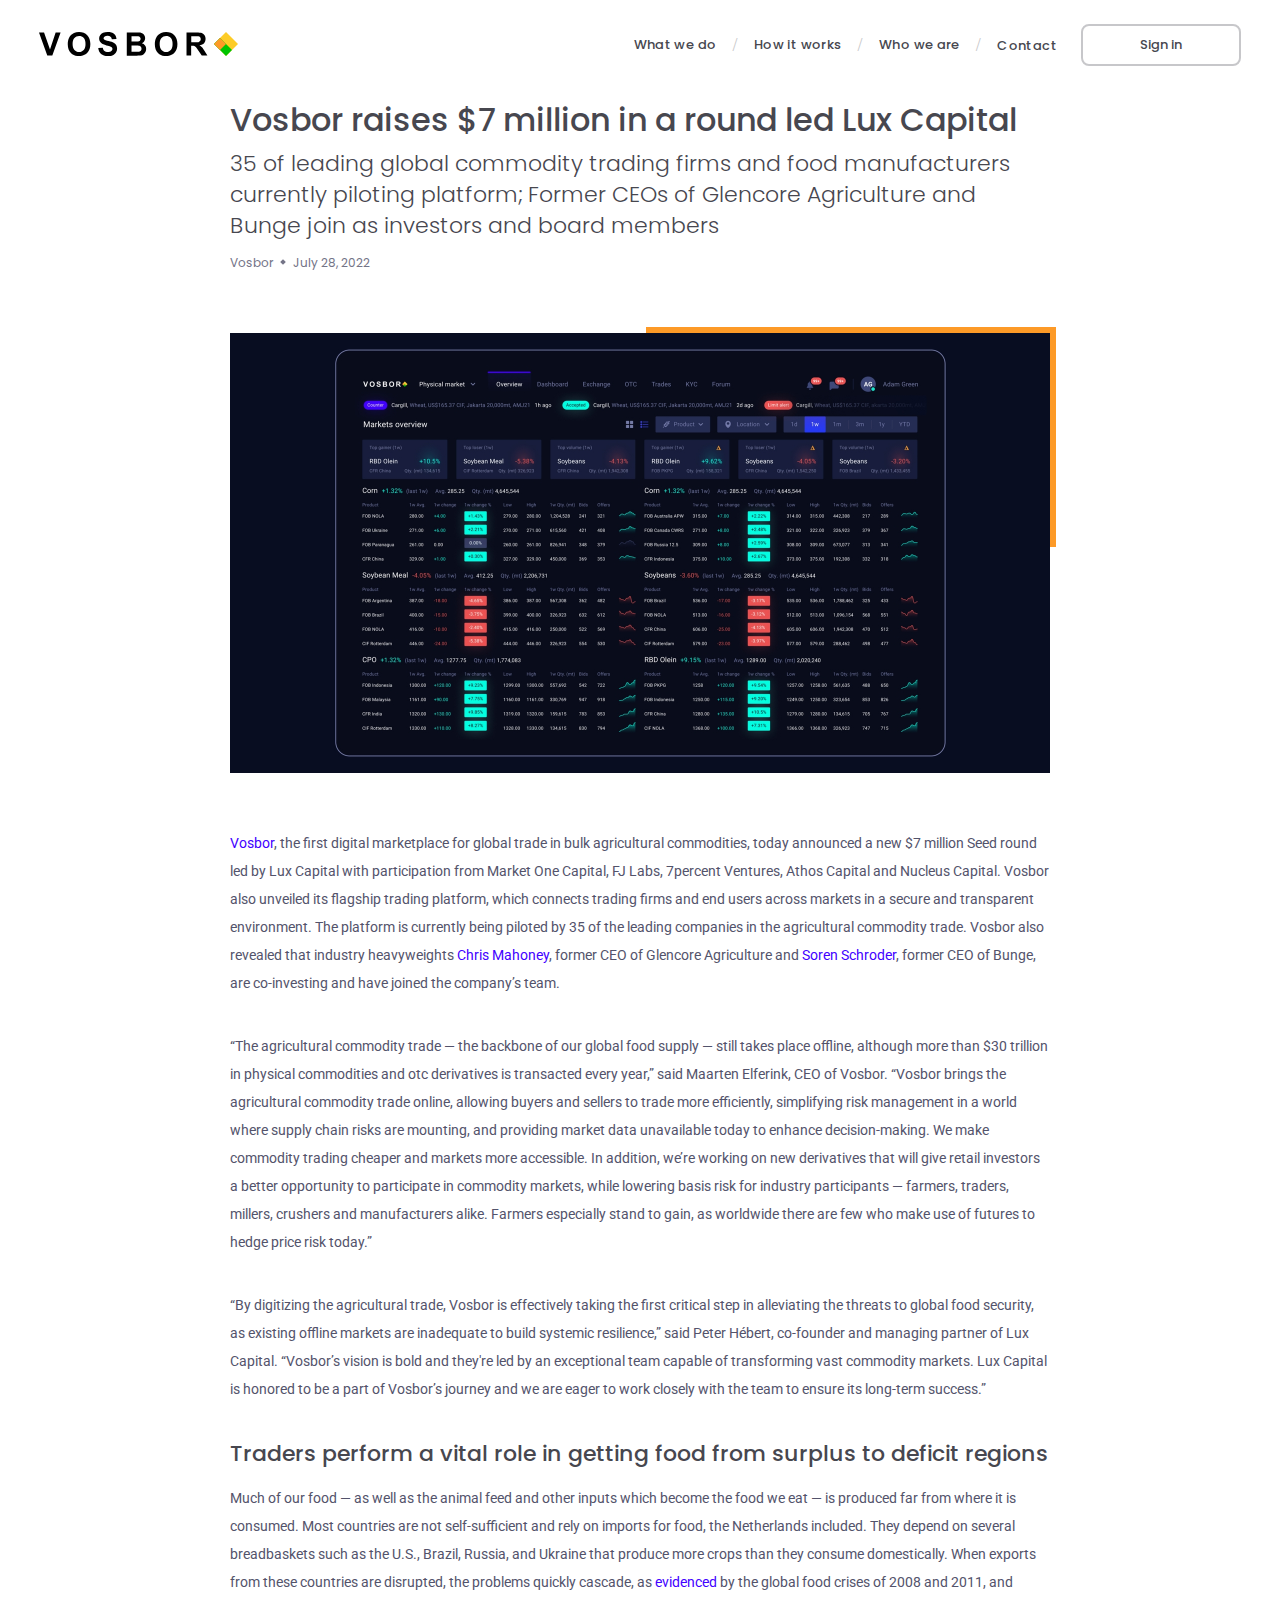
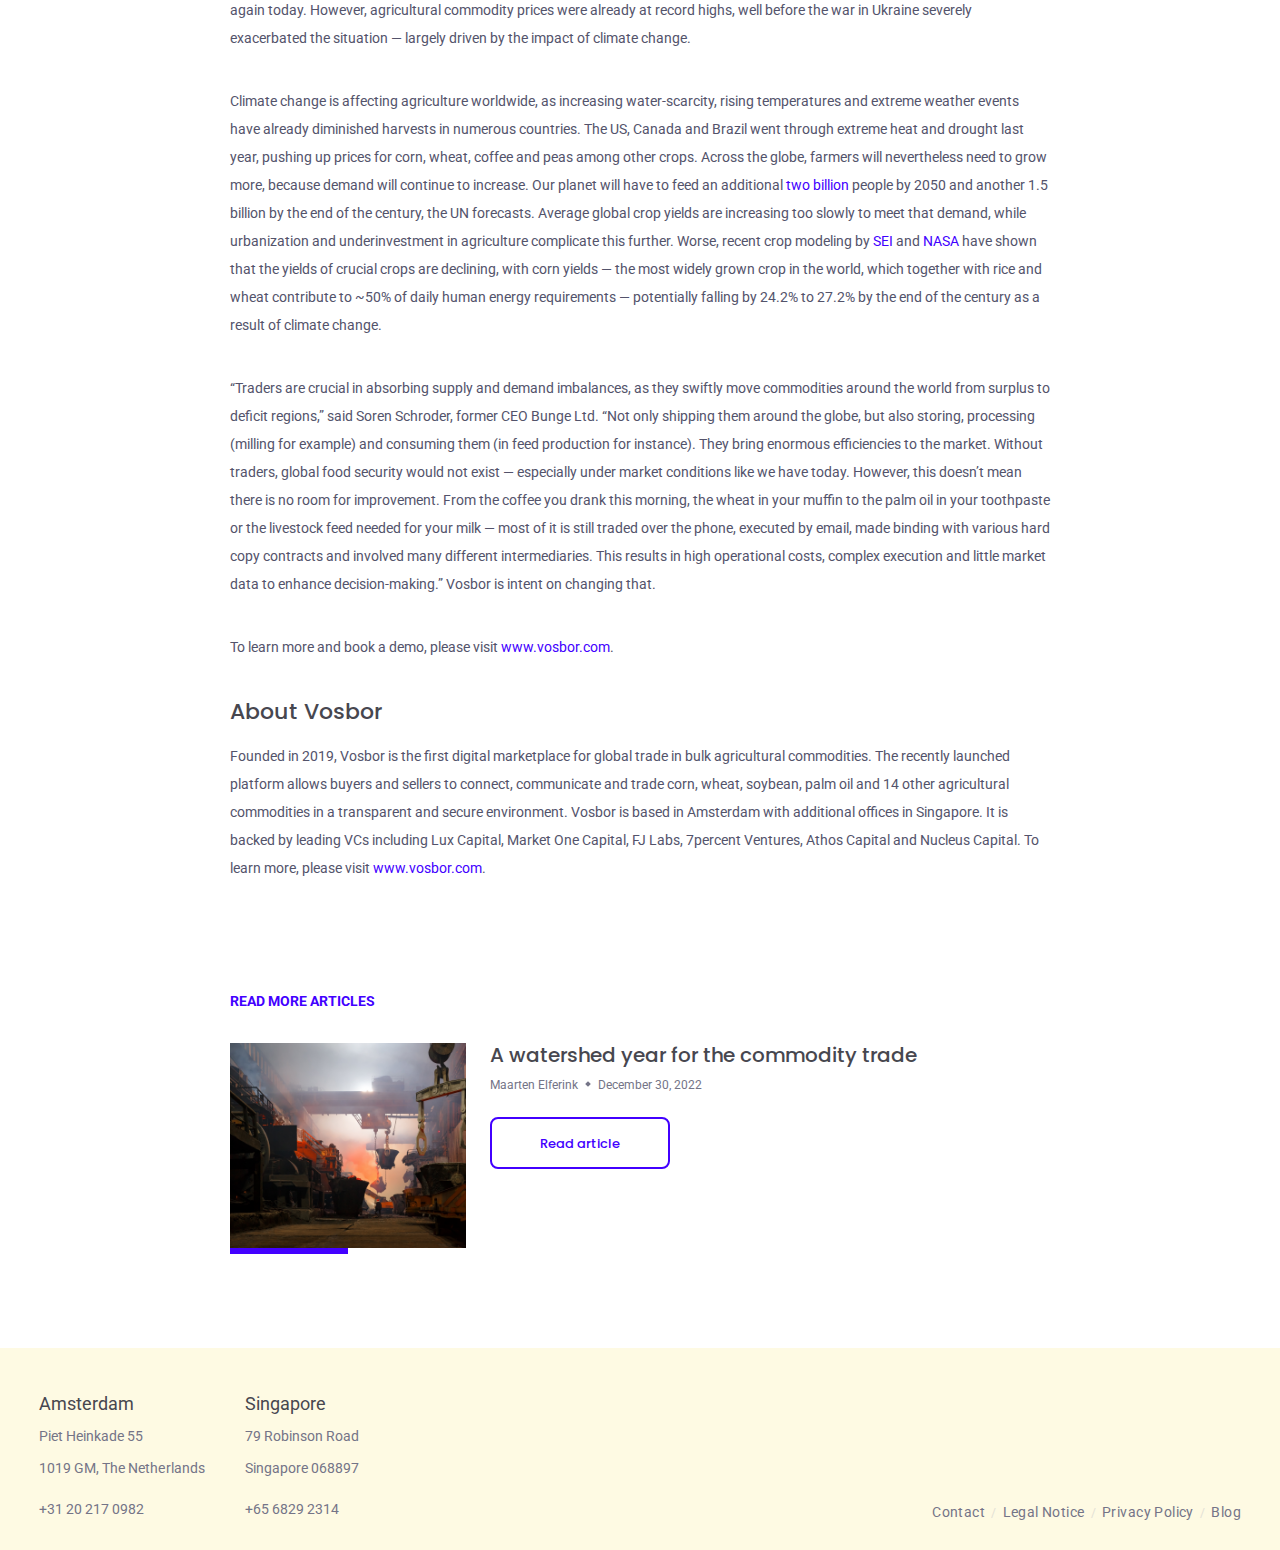
<file: blog/vosbor-raises-7-million/index.html>
<!DOCTYPE html><html><head><meta charSet="utf-8"/><meta http-equiv="x-ua-compatible" content="ie=edge"/><meta name="viewport" content="width=device-width, initial-scale=1, shrink-to-fit=no"/><meta name="version" content="3.0"/><meta data-react-helmet="true" charSet="utf-8"/><meta data-react-helmet="true" name="description" content=" Vosbor is a grain and oilseed trading platform. Discover how we foster transparency in global agricultural commodity markets. "/><meta data-react-helmet="true" name="keywords" content="commodity trading, commodity, blockchain, market, grain, oilseed, agriculture, agricultural commodities"/><meta data-react-helmet="true" property="og:title" content="Vosbor - The agricultural commodity trading platform"/><meta data-react-helmet="true" property="og:description" content="Vosbor is a grain and oilseed trading platform. Discover how we foster transparency in global agricultural commodity markets."/><meta data-react-helmet="true" property="og:type" content="website"/><meta data-react-helmet="true" property="og:url" content="https://www.vosbor.com/"/><meta data-react-helmet="true" name="robots" content="index, follow"/><style data-href="/styles.9399bb70e638437be671.css" data-identity="gatsby-global-css">a,abbr,acronym,address,applet,article,aside,audio,b,big,blockquote,body,canvas,caption,center,cite,code,dd,del,details,dfn,div,dl,dt,em,embed,fieldset,figcaption,figure,footer,form,h1,h2,h3,h4,h5,h6,header,hgroup,html,i,iframe,img,ins,kbd,label,legend,li,mark,menu,nav,object,ol,output,p,pre,q,ruby,s,samp,section,small,span,strike,strong,sub,summary,sup,table,tbody,td,tfoot,th,thead,time,tr,tt,u,ul,var,video{-webkit-margin-before:0;-webkit-margin-after:0;border:0;font-size:100%;font:inherit;margin:0;margin-block-end:0;margin-block-start:0;padding:0;vertical-align:baseline}article,aside,details,figcaption,figure,footer,header,hgroup,menu,nav,section{display:block}body{line-height:1}ol,ul{list-style:none}blockquote,q{quotes:none}blockquote:after,blockquote:before,q:after,q:before{content:"";content:none}table{border-collapse:collapse;border-spacing:0}*{-webkit-font-smoothing:antialiased;-moz-osx-font-smoothing:grayscale}body,html{-webkit-tap-highlight-color:rgba(0,0,0,0);border:0;font-family:Roboto;margin:0;padding:0;scroll-behavior:smooth;-webkit-user-select:none;user-select:none}@media(max-width:975px){.mobile-hidden{display:none!important}}@media(min-width:768px){.mobile-visible{display:none!important}}@media(max-width:1365px){.tablet-hidden{display:none!important}}@media(min-width:1366px){.tablet-visible{display:none!important}}.even-section{background:#fefae3}a{color:#747487}@-webkit-keyframes rotating{0%{-webkit-transform:rotate(0deg);transform:rotate(0deg)}to{-webkit-transform:rotate(1turn);transform:rotate(1turn)}}@keyframes rotating{0%{-webkit-transform:rotate(0deg);transform:rotate(0deg)}to{-webkit-transform:rotate(1turn);transform:rotate(1turn)}}</style><style>.gatsby-image-wrapper{position:relative;overflow:hidden}.gatsby-image-wrapper picture.object-fit-polyfill{position:static!important}.gatsby-image-wrapper img{bottom:0;height:100%;left:0;margin:0;max-width:none;padding:0;position:absolute;right:0;top:0;width:100%;object-fit:cover}.gatsby-image-wrapper [data-main-image]{opacity:0;transform:translateZ(0);transition:opacity .25s linear;will-change:opacity}.gatsby-image-wrapper-constrained{display:inline-block;vertical-align:top}</style><noscript><style>.gatsby-image-wrapper noscript [data-main-image]{opacity:1!important}.gatsby-image-wrapper [data-placeholder-image]{opacity:0!important}</style></noscript><script type="module">const e="undefined"!=typeof HTMLImageElement&&"loading"in HTMLImageElement.prototype;e&&document.body.addEventListener("load",(function(e){const t=e.target;if(void 0===t.dataset.mainImage)return;if(void 0===t.dataset.gatsbyImageSsr)return;let a=null,n=t;for(;null===a&&n;)void 0!==n.parentNode.dataset.gatsbyImageWrapper&&(a=n.parentNode),n=n.parentNode;const o=a.querySelector("[data-placeholder-image]"),r=new Image;r.src=t.currentSrc,r.decode().catch((()=>{})).then((()=>{t.style.opacity=1,o&&(o.style.opacity=0,o.style.transition="opacity 500ms linear")}))}),!0);</script><style data-styled="" data-styled-version="5.3.11">.kyTcuj{padding:30px 35px 25px;display:-webkit-box;display:-webkit-flex;display:-ms-flexbox;display:flex;-webkit-align-items:center;-webkit-box-align:center;-ms-flex-align:center;align-items:center;-webkit-flex-direction:column;-ms-flex-direction:column;flex-direction:column;gap:42px;}/*!sc*/
@media (min-width:768px){.kyTcuj{padding:40px 39px 25px;-webkit-flex-direction:row;-ms-flex-direction:row;flex-direction:row;-webkit-align-items:flex-end;-webkit-box-align:flex-end;-ms-flex-align:flex-end;align-items:flex-end;-webkit-box-pack:justify;-webkit-justify-content:space-between;-ms-flex-pack:justify;justify-content:space-between;}}/*!sc*/
@media (min-width:1366px){.kyTcuj{padding:40px 80px 25px;}}/*!sc*/
@media (min-width:1919px){.kyTcuj{padding:50px 100px 25px;}}/*!sc*/
data-styled.g1[id="footer__FooterContainer-sc-164g705-0"]{content:"kyTcuj,"}/*!sc*/
.sQmCu{display:-webkit-box;display:-webkit-flex;display:-ms-flexbox;display:flex;-webkit-align-items:stretch;-webkit-box-align:stretch;-ms-flex-align:stretch;align-items:stretch;gap:40px;}/*!sc*/
data-styled.g3[id="footer__AddressList-sc-164g705-2"]{content:"sQmCu,"}/*!sc*/
.ldNqOC{display:-webkit-box;display:-webkit-flex;display:-ms-flexbox;display:flex;-webkit-flex-direction:column;-ms-flex-direction:column;flex-direction:column;}/*!sc*/
data-styled.g4[id="footer__Address-sc-164g705-3"]{content:"ldNqOC,"}/*!sc*/
.inCbHJ{font-family:Roboto;font-style:normal;font-weight:normal;line-height:32px;-webkit-letter-spacing:0.002em;-moz-letter-spacing:0.002em;-ms-letter-spacing:0.002em;letter-spacing:0.002em;color:#47474f;font-size:16px;}/*!sc*/
@media (min-width:768px){.inCbHJ{font-size:18px;}}/*!sc*/
@media (min-width:1919px){.inCbHJ{font-size:24px;}}/*!sc*/
data-styled.g5[id="footer__AddressTitle-sc-164g705-4"]{content:"inCbHJ,"}/*!sc*/
.crRXfP{font-family:"Roboto";font-style:normal;font-weight:normal;line-height:32px;-webkit-letter-spacing:0.002em;-moz-letter-spacing:0.002em;-ms-letter-spacing:0.002em;letter-spacing:0.002em;color:#747487;font-size:14px;}/*!sc*/
@media (min-width:1366px){.crRXfP{font-size:16px;}}/*!sc*/
data-styled.g6[id="footer__AddressLine-sc-164g705-5"]{content:"crRXfP,"}/*!sc*/
.ZUcql{font-family:Roboto;font-style:normal;font-weight:normal;line-height:32px;-webkit-letter-spacing:0.002em;-moz-letter-spacing:0.002em;-ms-letter-spacing:0.002em;letter-spacing:0.002em;margin-top:9px;-webkit-text-decoration:none;text-decoration:none;color:#747487;font-size:14px;}/*!sc*/
@media (min-width:1366px){.ZUcql{font-size:16px;}}/*!sc*/
data-styled.g7[id="footer__Phone-sc-164g705-6"]{content:"ZUcql,"}/*!sc*/
.cLNOXf{font-family:Roboto;font-style:normal;font-weight:400;font-size:12px;line-height:20px;-webkit-letter-spacing:0.03em;-moz-letter-spacing:0.03em;-ms-letter-spacing:0.03em;letter-spacing:0.03em;color:#747487;-webkit-text-decoration:none;text-decoration:none;}/*!sc*/
.cLNOXf:not(:last-child)::after{content:"/";color:#c8c8ca;display:inline-block;vertical-align:middle;opacity:0.5;padding:0 6px;font-size:12px;line-height:20px;}/*!sc*/
@media (min-width:1366px){.cLNOXf:not(:last-child)::after{padding:0 8px;}}/*!sc*/
@media (min-width:1366px){.cLNOXf:not(:last-child)::after{padding:0 18px;font-size:14px;line-height:26px;}}/*!sc*/
@media (min-width:1919px){.cLNOXf:not(:last-child)::after{font-size:16px;line-height:28px;}}/*!sc*/
@media (min-width:768px){.cLNOXf{font-size:14px;line-height:26px;}}/*!sc*/
@media (min-width:1919px){.cLNOXf{font-size:16px;line-height:28px;}}/*!sc*/
data-styled.g8[id="footer__FooterLink-sc-164g705-7"]{content:"cLNOXf,"}/*!sc*/
.jILaPc{width:160px;box-sizing:border-box;-webkit-text-decoration:none;text-decoration:none;display:inline-block;text-align:center;white-space:nowrap;padding:0;border-width:2px;border-style:solid;border-radius:8px;font-family:"Poppins";font-weight:500;font-size:13px;height:42px;line-height:38px;}/*!sc*/
@media (min-width:1366px){.jILaPc{font-size:15px;height:44px;line-height:40px;}}/*!sc*/
@media (min-width:1919px){.jILaPc{font-size:18px;height:48px;line-height:44px;}}/*!sc*/
data-styled.g18[id="ButtonLink__BaseButtonLink-sc-1ebrgby-0"]{content:"jILaPc,"}/*!sc*/
.hhJYSo{z-index:1;padding:24px;display:-webkit-box;display:-webkit-flex;display:-ms-flexbox;display:flex;-webkit-box-pack:justify;-webkit-justify-content:space-between;-ms-flex-pack:justify;justify-content:space-between;-webkit-align-items:center;-webkit-box-align:center;-ms-flex-align:center;align-items:center;position:absolute;top:0;right:0;left:0;}/*!sc*/
.hhJYSo .links{display:-webkit-box;display:-webkit-flex;display:-ms-flexbox;display:flex;-webkit-align-items:center;-webkit-box-align:center;-ms-flex-align:center;align-items:center;-webkit-flex-wrap:wrap;-ms-flex-wrap:wrap;flex-wrap:wrap;-webkit-box-pack:end;-webkit-justify-content:flex-end;-ms-flex-pack:end;justify-content:flex-end;}/*!sc*/
@media (min-width:768px){.hhJYSo{padding:24px 39px;}}/*!sc*/
@media (min-width:1366px){.hhJYSo{padding:24px 40px;}}/*!sc*/
@media (min-width:1919px){.hhJYSo{padding:24px 68px;}}/*!sc*/
data-styled.g20[id="header__Header-sc-vh8ctx-0"]{content:"hhJYSo,"}/*!sc*/
.fjgqjF{font-family:"Poppins";font-style:normal;font-weight:500;font-size:14px;line-height:21px;-webkit-letter-spacing:0.03em;-moz-letter-spacing:0.03em;-ms-letter-spacing:0.03em;letter-spacing:0.03em;color:#47474F;-webkit-text-decoration:none;text-decoration:none;-webkit-transition-property:color;transition-property:color;-webkit-transition-duration:0.3s;transition-duration:0.3s;}/*!sc*/
.fjgqjF:hover{color:rgb(71 71 79 / 75%);}/*!sc*/
.fjgqjF.separator::after{content:"/";color:#C8C8CA;opacity:1;display:inline-block;vertical-align:middle;font-family:"Montserrat";line-height:22px;padding:0 16px;font-size:18px;}/*!sc*/
@media (min-width:1366px){.fjgqjF.separator::after{font-size:24px;padding:0 24px;}}/*!sc*/
.fjgqjF.separator::after:hover{opacity:1;}/*!sc*/
@media (min-width:768px){.fjgqjF{font-size:13px;}}/*!sc*/
@media (min-width:1366px){.fjgqjF{font-size:15px;}}/*!sc*/
@media (min-width:1919px){.fjgqjF{font-size:18px;}}/*!sc*/
data-styled.g21[id="header__HeaderLink-sc-vh8ctx-1"]{content:"fjgqjF,"}/*!sc*/
.ckjntT{border-color:rgba(255,255,255,0.33);margin-left:24px;color:#47474F;border-color:rgba(71,71,79,0.3);}/*!sc*/
@media (min-width:1366px){.ckjntT{margin-left:50px;}}/*!sc*/
.ckjntT:hover,.ckjntT:active{background:linear-gradient(270deg,#373cd9 2.12%,#243afa 97.88%);border-color:transparent;color:#ffffff;}/*!sc*/
data-styled.g22[id="header__ButtonLink-sc-vh8ctx-2"]{content:"ckjntT,"}/*!sc*/
.gUscoC{display:inline-block;margin:3px 8px;background-color:#747487;width:4px;height:4px;-webkit-transform:rotate(45deg);-ms-transform:rotate(45deg);transform:rotate(45deg);}/*!sc*/
data-styled.g27[id="PostLink__Separator-sc-dqz14k-4"]{content:"gUscoC,"}/*!sc*/
.jicxBu{font-family:"Poppins";font-size:13px;font-weight:500;line-height:21px;color:#4200ff;border-radius:8px;border:2px solid #4200ff;width:180px;height:52px;box-sizing:border-box;display:-webkit-inline-box;display:-webkit-inline-flex;display:-ms-inline-flexbox;display:inline-flex;-webkit-align-items:center;-webkit-box-align:center;-ms-flex-align:center;align-items:center;-webkit-box-pack:center;-webkit-justify-content:center;-ms-flex-pack:center;justify-content:center;-webkit-text-decoration:none;text-decoration:none;}/*!sc*/
.jicxBu:hover{background-color:#4200ff;color:#fff;cursor:pointer;}/*!sc*/
@media (min-width:1366px){.jicxBu{font-size:15px;line-height:23px;}}/*!sc*/
@media (min-width:1919px){.jicxBu{font-size:18px;line-height:27px;}}/*!sc*/
data-styled.g28[id="PostLink__ReadMoreButton-sc-dqz14k-5"]{content:"jicxBu,"}/*!sc*/
.kBRqlK{-webkit-text-decoration:none;text-decoration:none;}/*!sc*/
data-styled.g29[id="PostLink__LinkUnstyled-sc-dqz14k-6"]{content:"kBRqlK,"}/*!sc*/
.iqhLqt{margin-bottom:30px;display:-webkit-box;display:-webkit-flex;display:-ms-flexbox;display:flex;-webkit-flex-direction:column;-ms-flex-direction:column;flex-direction:column;-webkit-text-decoration:none;text-decoration:none;}/*!sc*/
@media (min-width:768px){.iqhLqt{-webkit-flex-direction:row;-ms-flex-direction:row;flex-direction:row;gap:24px;}}/*!sc*/
data-styled.g30[id="PostSummary__PostContainer-sc-ms37ki-0"]{content:"iqhLqt,"}/*!sc*/
.cMUCTM{-webkit-flex:1 0 auto;-ms-flex:1 0 auto;flex:1 0 auto;display:-webkit-box;display:-webkit-flex;display:-ms-flexbox;display:flex;-webkit-box-pack:center;-webkit-justify-content:center;-ms-flex-pack:center;justify-content:center;}/*!sc*/
@media (min-width:768px){.cMUCTM{max-width:260px;max-height:260px;}}/*!sc*/
.cMUCTM > *{-webkit-flex:1 0 auto;-ms-flex:1 0 auto;flex:1 0 auto;}/*!sc*/
data-styled.g31[id="PostSummary__ImgWrapper-sc-ms37ki-1"]{content:"cMUCTM,"}/*!sc*/
.ekPpOu{-webkit-flex:0 1 calc(100% - 260px);-ms-flex:0 1 calc(100% - 260px);flex:0 1 calc(100% - 260px);}/*!sc*/
data-styled.g32[id="PostSummary__BlockWrapper-sc-ms37ki-2"]{content:"ekPpOu,"}/*!sc*/
.iREMZH{max-width:260px;overflow:visible !important;}/*!sc*/
.post-container .PostSummary__ImgStyled-sc-ms37ki-3::before{width:50%;content:"";position:absolute;background-color:var(--bgcolor,#4200ff);left:0;bottom:-6px;height:6px;}/*!sc*/
@media (min-width:1366px){.post-container .PostSummary__ImgStyled-sc-ms37ki-3::before{bottom:-8px;height:8px;}}/*!sc*/
@media (min-width:1919px){.post-container .PostSummary__ImgStyled-sc-ms37ki-3::before{bottom:-10px;height:10px;}}/*!sc*/
data-styled.g33[id="PostSummary__ImgStyled-sc-ms37ki-3"]{content:"iREMZH,"}/*!sc*/
.cWMTMa{font-family:"Poppins";font-size:20px;line-height:24px;font-weight:500;margin-top:26px;margin-bottom:4px;color:#47474f;text-overflow:ellipsis;overflow:hidden;display:-webkit-box !important;-webkit-line-clamp:2;-webkit-box-orient:vertical;}/*!sc*/
@media (min-width:768px){.cWMTMa{margin-top:0;}}/*!sc*/
@media (min-width:1366px){.cWMTMa{margin-bottom:8px;font-size:26px;line-height:33.8px;}}/*!sc*/
@media (min-width:1919px){.cWMTMa{font-size:38px;line-height:49.21px;}}/*!sc*/
data-styled.g34[id="PostSummary__PostTitle-sc-ms37ki-4"]{content:"cWMTMa,"}/*!sc*/
.jQICDF{font-family:"Roboto";font-size:12px;font-weight:400;line-height:28px;margin-bottom:18px;color:#747487;}/*!sc*/
@media (min-width:1919px){.jQICDF{margin-bottom:22px;}}/*!sc*/
data-styled.g35[id="PostSummary__PostContent-sc-ms37ki-5"]{content:"jQICDF,"}/*!sc*/
.GukXp{display:inline-block;margin:3px 8px;background-color:#747487;width:4px;height:4px;-webkit-transform:rotate(45deg);-ms-transform:rotate(45deg);transform:rotate(45deg);}/*!sc*/
data-styled.g36[id="PostSummary__Separator-sc-ms37ki-6"]{content:"GukXp,"}/*!sc*/
.bAVtbC{margin-top:100px;margin-left:auto;margin-right:auto;padding-left:24px;padding-right:24px;max-width:820px;}/*!sc*/
@media (min-width:1366px){.bAVtbC{margin-top:150px;}}/*!sc*/
data-styled.g37[id="MarkdownRemarkfrontmatter__slug__BlogPostContainer-sc-1ess3mo-0"]{content:"bAVtbC,"}/*!sc*/
.gODazo{margin-bottom:48px;}/*!sc*/
@media (min-width:768px){.gODazo{margin-bottom:56px;}}/*!sc*/
data-styled.g38[id="MarkdownRemarkfrontmatter__slug__PostHeader-sc-1ess3mo-1"]{content:"gODazo,"}/*!sc*/
.bPFipP{font-family:"Poppins";font-size:32px;font-weight:500;line-height:40px;color:#47474f;margin-bottom:8px;}/*!sc*/
@media (min-width:1366px){.bPFipP{font-size:48px;line-height:59.52px;margin-bottom:16px;}}/*!sc*/
@media (min-width:1919px){.bPFipP{font-size:56px;line-height:72.52px;}}/*!sc*/
data-styled.g39[id="MarkdownRemarkfrontmatter__slug__PostTitle-sc-1ess3mo-2"]{content:"bPFipP,"}/*!sc*/
.gsviMv{font-family:"Poppins";font-size:22px;font-weight:300;line-height:31px;color:#47474f;margin-bottom:8px;}/*!sc*/
@media (min-width:1366px){.gsviMv{font-size:30px line-height:40px;margin-bottom:16px;}}/*!sc*/
@media (min-width:1919px){.gsviMv{font-size:38px;line-height:49px;}}/*!sc*/
data-styled.g40[id="MarkdownRemarkfrontmatter__slug__PostSubtitle-sc-1ess3mo-3"]{content:"gsviMv,"}/*!sc*/
.QDufW{font-family:"Poppins";font-size:12px;font-weight:400;line-height:28px;color:#747487;}/*!sc*/
@media (min-width:1366px){.QDufW{font-size:18px;line-height:36px;}}/*!sc*/
data-styled.g41[id="MarkdownRemarkfrontmatter__slug__PostInfo-sc-1ess3mo-4"]{content:"QDufW,"}/*!sc*/
.cUMXOP{overflow:visible !important;margin-bottom:48px;margin-left:-24px;margin-right:-24px;}/*!sc*/
@media (min-width:768px){.cUMXOP{margin-left:0;margin-right:0;margin-bottom:56px;}}/*!sc*/
.cUMXOP::before{width:50%;height:50%;content:"";position:absolute;background-color:var(--bgcolor,#4200ff);right:0px;top:-6px;}/*!sc*/
@media (min-width:768px){.cUMXOP::before{right:-6px;top:-6px;}}/*!sc*/
@media (min-width:1366px){.cUMXOP::before{right:-8px;top:-8px;}}/*!sc*/
@media (min-width:1919px){.cUMXOP::before{right:-10px;top:-10px;}}/*!sc*/
data-styled.g42[id="MarkdownRemarkfrontmatter__slug__ImgStyled-sc-1ess3mo-5"]{content:"cUMXOP,"}/*!sc*/
.gPMmgU{font-family:"Roboto";font-size:14px;font-weight:400;line-height:28px;color:#53536b;margin-bottom:101px;}/*!sc*/
@media (min-width:1366px){.gPMmgU{font-size:18px;line-height:36px;}}/*!sc*/
.gPMmgU h1,.gPMmgU h2,.gPMmgU h3,.gPMmgU h4,.gPMmgU h5,.gPMmgU h6{font-family:"Poppins";font-weight:500;text-align:left;padding-bottom:15px;font-size:22px;line-height:31px;color:#47474f;}/*!sc*/
@media (min-width:1366px){.gPMmgU h1,.gPMmgU h2,.gPMmgU h3,.gPMmgU h4,.gPMmgU h5,.gPMmgU h6{font-size:30px line-height:40px;}}/*!sc*/
@media (min-width:1919px){.gPMmgU h1,.gPMmgU h2,.gPMmgU h3,.gPMmgU h4,.gPMmgU h5,.gPMmgU h6{font-size:38px;line-height:49px;}}/*!sc*/
.gPMmgU em{font-style:italic;}/*!sc*/
.gPMmgU p{margin-bottom:35px;}/*!sc*/
.gPMmgU blockquote p,.gPMmgU q p{margin-bottom:0px;}/*!sc*/
.gPMmgU a{-webkit-text-decoration:none;text-decoration:none;color:#4200ff;}/*!sc*/
.gPMmgU a:hover{-webkit-text-decoration:underline;text-decoration:underline;}/*!sc*/
.gPMmgU ol,.gPMmgU ul{list-style-type:square;margin-bottom:35px;padding-left:30px;}/*!sc*/
.gPMmgU strong{font-weight:700;}/*!sc*/
.gPMmgU code{font-family:"IBM Plex Mono",monospace;font-style:normal;font-weight:500;}/*!sc*/
.gPMmgU blockquote,.gPMmgU q{background-color:#f3f3f3;margin-bottom:35px;border-radius:8px;padding:15px;}/*!sc*/
@media (min-width:768px){.gPMmgU blockquote,.gPMmgU q{padding:20px;}}/*!sc*/
@media (min-width:1366px){.gPMmgU blockquote,.gPMmgU q{padding:28px;}}/*!sc*/
@media (min-width:1919px){.gPMmgU blockquote,.gPMmgU q{padding:35px;}}/*!sc*/
.gPMmgU blockquote p:not(:only-child):not(:last-child),.gPMmgU q p:not(:only-child):not(:last-child){margin-bottom:35px;}/*!sc*/
data-styled.g43[id="MarkdownRemarkfrontmatter__slug__PostContent-sc-1ess3mo-6"]{content:"gPMmgU,"}/*!sc*/
.kFAMHg{margin-left:auto;margin-right:auto;margin-bottom:100px;padding-left:24px;padding-right:24px;max-width:820px;margin-top:100px;}/*!sc*/
@media (min-width:1366px){.kFAMHg{margin-top:150px;}}/*!sc*/
data-styled.g44[id="MarkdownRemarkfrontmatter__slug__ReadMoreContainer-sc-1ess3mo-7"]{content:"kFAMHg,"}/*!sc*/
.DFFqV{font-family:"Roboto";font-size:14px;font-weight:700;line-height:36px;color:#4200ff;margin-bottom:24px;text-transform:uppercase;}/*!sc*/
data-styled.g45[id="MarkdownRemarkfrontmatter__slug__MoreArticlesTitle-sc-1ess3mo-8"]{content:"DFFqV,"}/*!sc*/
</style><link rel="sitemap" type="application/xml" href="/sitemap/sitemap-index.xml"/><title data-react-helmet="true">Vosbor raises $7 million in a round led Lux Capital</title><link data-react-helmet="true" rel="canonical" href="https://www.vosbor.com/"/><link href="https://fonts.googleapis.com/css?family=Poppins:100,200,300,400,500,600|Roboto:100,200,300,400,500,600|IBM+Plex+Mono:100,200,300,400,500,600&amp;display=swap" rel="stylesheet"/><link rel="icon" href="/favicon-32x32.png?v=21c7173ac2f4953a804b70d35e9499ad" type="image/png"/><link rel="manifest" href="/manifest.webmanifest" crossorigin="anonymous"/><link rel="apple-touch-icon" sizes="48x48" href="/icons/icon-48x48.png?v=21c7173ac2f4953a804b70d35e9499ad"/><link rel="apple-touch-icon" sizes="72x72" href="/icons/icon-72x72.png?v=21c7173ac2f4953a804b70d35e9499ad"/><link rel="apple-touch-icon" sizes="96x96" href="/icons/icon-96x96.png?v=21c7173ac2f4953a804b70d35e9499ad"/><link rel="apple-touch-icon" sizes="144x144" href="/icons/icon-144x144.png?v=21c7173ac2f4953a804b70d35e9499ad"/><link rel="apple-touch-icon" sizes="192x192" href="/icons/icon-192x192.png?v=21c7173ac2f4953a804b70d35e9499ad"/><link rel="apple-touch-icon" sizes="256x256" href="/icons/icon-256x256.png?v=21c7173ac2f4953a804b70d35e9499ad"/><link rel="apple-touch-icon" sizes="384x384" href="/icons/icon-384x384.png?v=21c7173ac2f4953a804b70d35e9499ad"/><link rel="apple-touch-icon" sizes="512x512" href="/icons/icon-512x512.png?v=21c7173ac2f4953a804b70d35e9499ad"/><link rel="alternate" type="application/rss+xml" title="Vosbor Blog" href="/rss.xml"/></head><body><noscript><iframe src="https://www.googletagmanager.com/ns.html?id=GTM-PGRDJVG" height="0" width="0" style="display:none;visibility:hidden"></iframe></noscript><div id="___gatsby"><div style="outline:none" tabindex="-1" id="gatsby-focus-wrapper"><header class="header__Header-sc-vh8ctx-0 hhJYSo"><a href="/"><svg width="200" height="24" viewBox="0 0 200 24" fill="none"><g clip-path="url(#clip0_995_800)"><path d="M16.648 0.403381L10.9978 17.5462L5.04486 0.403381H0L8.27357 23.5967H13.3184L21.592 0.403381H16.648Z" fill="black"></path><path d="M28.7556 12.2017C28.7556 9.88235 29.1592 7.86555 29.8655 6.2521C30.37 5.04202 31.0763 3.93277 31.9843 3.02521C32.8924 2.11765 33.9014 1.41176 35.0112 0.907563C36.4238 0.302521 38.1391 0 40.0561 0C43.4866 0 46.2108 1.10924 48.2288 3.22689C50.2467 5.34454 51.3566 8.26891 51.3566 12.1008C51.3566 15.8319 50.3476 18.7563 48.3297 20.874C46.3117 22.9916 43.5875 24.1008 40.157 24.1008C36.7265 24.1008 34.0023 23.0924 31.8834 20.9748C29.7646 18.7563 28.7556 15.8319 28.7556 12.2017ZM33.5987 12C33.5987 14.6219 34.2041 16.6387 35.4148 17.9496C36.6256 19.2605 38.1391 19.9664 40.0561 19.9664C41.9732 19.9664 43.4866 19.2605 44.6974 17.9496C45.9081 16.6387 46.5135 14.6219 46.5135 11.8992C46.5135 9.27731 45.9081 7.26051 44.7983 5.94958C43.4866 4.63866 41.9732 4.03361 40.0561 4.03361C38.1391 4.03361 36.5247 4.7395 35.4148 6.05042C34.2041 7.36135 33.5987 9.27731 33.5987 12Z" fill="black"></path><path d="M59.2268 16.0336L63.7672 15.6303C64.0699 17.1429 64.5744 18.2521 65.4824 18.958C66.2896 19.6639 67.5004 20.0672 68.9129 20.0672C70.4264 20.0672 71.5363 19.7647 72.3434 19.0588C73.1506 18.4538 73.4533 17.6471 73.4533 16.8403C73.4533 16.3361 73.2515 15.8319 72.9488 15.4286C72.6461 15.0252 72.0408 14.7227 71.2336 14.4202C70.7291 14.2185 69.4174 13.916 67.5004 13.4118C64.9779 12.8067 63.2627 12 62.2537 11.0924C60.8412 9.78151 60.1349 8.26891 60.1349 6.45378C60.1349 5.2437 60.4376 4.13445 61.1439 3.12605C61.8501 2.11765 62.7582 1.31092 64.0699 0.806723C65.2806 0.302521 66.7941 0 68.6102 0C71.5363 0 73.756 0.605042 75.1686 1.91597C76.682 3.22689 77.3883 4.94118 77.4892 7.05882L72.8479 7.2605C72.6461 6.05042 72.2425 5.2437 71.5363 4.63866C70.83 4.13445 69.9219 3.83193 68.6102 3.83193C67.2986 3.83193 66.1887 4.13445 65.3815 4.63866C64.8771 5.04202 64.5744 5.54622 64.5744 6.15126C64.5744 6.65546 64.7762 7.15966 65.2806 7.56303C65.886 8.06723 67.2986 8.57143 69.6192 9.07563C71.9399 9.57983 73.5542 10.1849 74.6641 10.7899C75.774 11.395 76.5811 12.2017 77.1865 13.1092C77.7919 14.1176 78.0946 15.3277 78.0946 16.8403C78.0946 18.1513 77.691 19.4622 76.9847 20.5714C76.2784 21.7815 75.1686 22.5882 73.8569 23.1933C72.5452 23.7983 70.83 24 68.812 24C65.886 24 63.6663 23.2941 62.0519 21.9832C60.5385 20.6723 59.5295 18.6555 59.2268 16.0336Z" fill="black"></path><path d="M87.7805 0.403381H97.0631C98.8792 0.403381 100.292 0.504222 101.2 0.605062C102.108 0.806743 102.915 1.10926 103.621 1.61347C104.328 2.11767 104.933 2.72271 105.438 3.52943C105.942 4.33615 106.144 5.24372 106.144 6.25212C106.144 7.36136 105.841 8.36977 105.236 9.27733C104.63 10.1849 103.823 10.8908 102.814 11.2941C104.227 11.6975 105.337 12.4034 106.043 13.4118C106.85 14.4202 107.153 15.5294 107.153 16.9412C107.153 17.9496 106.951 19.0588 106.447 20.0672C105.942 21.0756 105.236 21.8824 104.429 22.4874C103.621 23.0925 102.512 23.4958 101.301 23.5967C100.494 23.6975 98.6774 23.6975 95.6505 23.7983H87.7805V0.403381ZM92.5227 4.23531V9.57985H95.5496C97.3658 9.57985 98.4756 9.57985 98.9801 9.47901C99.7873 9.37817 100.393 9.07565 100.897 8.67229C101.402 8.16809 101.603 7.56305 101.603 6.85716C101.603 6.15128 101.402 5.54624 100.998 5.14288C100.594 4.73952 99.9891 4.43699 99.1819 4.33615C98.6774 4.23531 97.3658 4.23531 95.146 4.23531H92.5227ZM92.5227 13.5126V19.7647H96.8613C98.5765 19.7647 99.5855 19.7647 100.09 19.6639C100.796 19.563 101.402 19.2605 101.805 18.7563C102.209 18.2521 102.512 17.6471 102.512 16.7395C102.512 16.0336 102.31 15.4286 102.007 14.9244C101.704 14.4202 101.2 14.1177 100.494 13.8151C99.8882 13.6135 98.4756 13.5126 96.3568 13.5126H92.5227Z" fill="black"></path><path d="M115.83 12.2017C115.83 9.88235 116.234 7.86555 116.94 6.2521C117.444 5.04202 118.151 4.03361 119.059 3.02521C119.967 2.11765 120.976 1.41176 122.086 0.907563C123.498 0.302521 125.214 0 127.131 0C130.561 0 133.285 1.10924 135.303 3.22689C137.321 5.34454 138.431 8.26891 138.431 12.1008C138.431 15.8319 137.422 18.7563 135.404 20.874C133.386 22.9916 130.662 24.1008 127.231 24.1008C123.801 24.1008 121.077 23.0924 118.958 20.9748C116.839 18.7563 115.83 15.8319 115.83 12.2017ZM120.673 12C120.673 14.6219 121.279 16.6387 122.489 17.9496C123.7 19.2605 125.214 19.9664 127.131 19.9664C129.048 19.9664 130.561 19.2605 131.772 17.9496C132.983 16.6387 133.588 14.6219 133.588 11.8992C133.588 9.27731 132.983 7.26051 131.873 5.94958C130.561 4.63866 129.048 4.03361 127.131 4.03361C125.214 4.03361 123.599 4.7395 122.489 6.05042C121.279 7.36135 120.673 9.27731 120.673 12Z" fill="black"></path><path d="M147.512 23.5967V0.403381H157.4C159.922 0.403381 161.637 0.605062 162.848 1.00842C163.958 1.41178 164.866 2.21851 165.572 3.22691C166.279 4.33615 166.581 5.54624 166.581 6.85716C166.581 8.57145 166.077 10.0841 165.068 11.1933C164.059 12.3025 162.545 13.0084 160.427 13.3109C161.436 13.916 162.243 14.521 162.949 15.2269C163.655 15.9328 164.462 17.1429 165.572 18.958L168.397 23.4958H162.747L159.317 18.4538C158.106 16.6387 157.299 15.5294 156.794 15.0252C156.391 14.521 155.886 14.2185 155.382 14.0168C154.877 13.8151 154.07 13.7143 153.061 13.7143H152.153V23.395H147.512V23.5967ZM152.254 10.1849H155.684C157.904 10.1849 159.317 10.0841 159.922 9.88237C160.527 9.68069 160.931 9.37817 161.234 8.87397C161.536 8.36977 161.738 7.86557 161.738 7.15968C161.738 6.35296 161.536 5.74792 161.133 5.24372C160.729 4.73952 160.124 4.437 159.317 4.33615C158.913 4.23531 157.803 4.23531 155.886 4.23531H152.254V10.1849Z" fill="black"></path><path d="M187 0L199 12L187 24L175 12L187 0Z" fill="#FDCC27"></path><path d="M181 5.99971L193 17.9997L187 23.9997L175 11.9997L181 5.99971Z" fill="#00C400"></path><path d="M181 5.99971L187 11.9997L181 17.9997L175 11.9997L181 5.99971Z" fill="#FD9A27"></path></g><defs><clipPath id="clip0_995_800"><rect width="200" height="24" fill="white"></rect></clipPath></defs></svg></a><div class="links"><a id="what_we_do" href="/#whatwedo" class="header__HeaderLink-sc-vh8ctx-1 fjgqjF separator mobile-hidden">What we do</a><a id="how_it_works" href="/#howitworks" class="header__HeaderLink-sc-vh8ctx-1 fjgqjF separator mobile-hidden">How it works</a><a id="who_we_are" href="/#whoweare" class="header__HeaderLink-sc-vh8ctx-1 fjgqjF separator mobile-hidden">Who we are</a><a id="contact" href="/contact" class="header__HeaderLink-sc-vh8ctx-1 fjgqjF">Contact</a><a id="login_button" href="https://exchange.vosbor.com/" class="ButtonLink__BaseButtonLink-sc-1ebrgby-0 header__ButtonLink-sc-vh8ctx-2 jILaPc ckjntT mobile-hidden">Sign in</a></div></header><div class="MarkdownRemarkfrontmatter__slug__BlogPostContainer-sc-1ess3mo-0 bAVtbC blog-post-container"><div class="blog-post"><div class="MarkdownRemarkfrontmatter__slug__PostHeader-sc-1ess3mo-1 gODazo"><h1 class="MarkdownRemarkfrontmatter__slug__PostTitle-sc-1ess3mo-2 bPFipP">Vosbor raises $7 million in a round led Lux Capital</h1><h2 class="MarkdownRemarkfrontmatter__slug__PostSubtitle-sc-1ess3mo-3 gsviMv">35 of leading global commodity trading firms and food manufacturers currently piloting platform; Former CEOs of Glencore Agriculture and Bunge join as investors and board members</h2><h3 class="MarkdownRemarkfrontmatter__slug__PostInfo-sc-1ess3mo-4 QDufW">Vosbor<span class="PostLink__Separator-sc-dqz14k-4 gUscoC"></span>July 28, 2022</h3></div><div class="MarkdownRemarkfrontmatter__slug__ImgStyled-sc-1ess3mo-5 cUMXOP gatsby-image-wrapper" style="position:relative;overflow:hidden;--bgcolor:#FD9A27"><div aria-hidden="true" style="width:100%;padding-bottom:53.65853658536586%"></div><img aria-hidden="true" src="[data-uri]" alt="" style="position:absolute;top:0;left:0;width:100%;height:100%;object-fit:cover;object-position:center;opacity:1;transition-delay:500ms"/><noscript><picture><source srcset="/static/256ee215830016c818df110ebe5fdf73/0741e/blog-post-2.jpg 820w,
/static/256ee215830016c818df110ebe5fdf73/3934b/blog-post-2.jpg 1640w,
/static/256ee215830016c818df110ebe5fdf73/6d00c/blog-post-2.jpg 3280w" sizes="(max-width: 3280px) 100vw, 3280px" /><img loading="lazy" sizes="(max-width: 3280px) 100vw, 3280px" srcset="/static/256ee215830016c818df110ebe5fdf73/0741e/blog-post-2.jpg 820w,
/static/256ee215830016c818df110ebe5fdf73/3934b/blog-post-2.jpg 1640w,
/static/256ee215830016c818df110ebe5fdf73/6d00c/blog-post-2.jpg 3280w" src="/static/256ee215830016c818df110ebe5fdf73/6d00c/blog-post-2.jpg" alt="" style="position:absolute;top:0;left:0;opacity:1;width:100%;height:100%;object-fit:cover;object-position:center"/></picture></noscript></div><div class="MarkdownRemarkfrontmatter__slug__PostContent-sc-1ess3mo-6 gPMmgU blog-post-content"><p><a href="http://www.vosbor.com/">Vosbor</a>, the first digital marketplace for global trade in bulk agricultural commodities, today announced a new $7 million Seed round led by Lux Capital with participation from Market One Capital, FJ Labs, 7percent Ventures, Athos Capital and Nucleus Capital. Vosbor also unveiled its flagship trading platform, which connects trading firms and end users across markets in a secure and transparent environment. The platform is currently being piloted by 35 of the leading companies in the agricultural commodity trade. Vosbor also revealed that industry heavyweights <a href="https://www.wsj.com/articles/glencore-agricultural-boss-to-retire-11558633533">Chris Mahoney</a>, former CEO of Glencore Agriculture and <a href="https://en.wikipedia.org/wiki/Soren_Schroder">Soren Schroder</a>, former CEO of Bunge, are co-investing and have joined the company’s team.</p>
<p>“The agricultural commodity trade — the backbone of our global food supply — still takes place offline, although more than $30 trillion in physical commodities and otc derivatives is transacted every year,” said Maarten Elferink, CEO of Vosbor. “Vosbor brings the agricultural commodity trade online, allowing buyers and sellers to trade more efficiently, simplifying risk management in a world where supply chain risks are mounting, and providing market data unavailable today to enhance decision-making. We make commodity trading cheaper and markets more accessible. In addition, we’re working on new derivatives that will give retail investors a better opportunity to participate in commodity markets, while lowering basis risk for industry participants — farmers, traders, millers, crushers and manufacturers alike. Farmers especially stand to gain, as worldwide there are few who make use of futures to hedge price risk today.”</p>
<p>“By digitizing the agricultural trade, Vosbor is effectively taking the first critical step in alleviating the threats to global food security, as existing offline markets are inadequate to build systemic resilience,” said Peter Hébert, co-founder and managing partner of Lux Capital. “Vosbor’s vision is bold and they're led by an exceptional team capable of transforming vast commodity markets. Lux Capital is honored to be a part of Vosbor’s journey and we are eager to work closely with the team to ensure its long-term success.”</p>
<h3>Traders perform a vital role in getting food from surplus to deficit regions</h3>
<p>Much of our food — as well as the animal feed and other inputs which become the food we eat — is produced far from where it is consumed. Most countries are not self-sufficient and rely on imports for food, the Netherlands included. They depend on several breadbaskets such as the U.S., Brazil, Russia, and Ukraine that produce more crops than they consume domestically. When exports from these countries are disrupted, the problems quickly cascade, as <a href="https://iopscience.iop.org/article/10.1088/1748-9326/10/2/024007/meta">evidenced</a> by the global food crises of 2008 and 2011, and again today. However, agricultural commodity prices were already at record highs, well before the war in Ukraine severely exacerbated the situation — largely driven by the impact of climate change.</p>
<p>Climate change is affecting agriculture worldwide, as increasing water-scarcity, rising temperatures and extreme weather events have already diminished harvests in numerous countries. The US, Canada and Brazil went through extreme heat and drought last year, pushing up prices for corn, wheat, coffee and peas among other crops. Across the globe, farmers will nevertheless need to grow more, because demand will continue to increase. Our planet will have to feed an additional <a href="https://population.un.org/wpp/Publications/Files/WPP2019_Highlights.pdf">two billion</a> people by 2050 and another 1.5 billion by the end of the century, the UN forecasts. Average global crop yields are increasing too slowly to meet that demand, while urbanization and underinvestment in agriculture complicate this further. Worse, recent crop modeling by <a href="https://www.sei.org/about-sei/press-room/new-assessment-reveals-major-climate-risks-to-global-food-trade-calls-for-urgent-multilateral-action/">SEI</a> and <a href="https://climate.nasa.gov/news/3124/global-climate-change-impact-on-crops-expected-within-10-years-nasa-study-finds/">NASA</a> have shown that the yields of crucial crops are declining, with corn yields — the most widely grown crop in the world, which together with rice and wheat contribute to ~50% of daily human energy requirements — potentially falling by 24.2% to 27.2% by the end of the century as a result of climate change.</p>
<p>“Traders are crucial in absorbing supply and demand imbalances, as they swiftly move commodities around the world from surplus to deficit regions,” said Soren Schroder, former CEO Bunge Ltd. “Not only shipping them around the globe, but also storing, processing (milling for example) and consuming them (in feed production for instance). They bring enormous efficiencies to the market. Without traders, global food security would not exist — especially under market conditions like we have today. However, this doesn’t mean there is no room for improvement. From the coffee you drank this morning, the wheat in your muffin to the palm oil in your toothpaste or the livestock feed needed for your milk — most of it is still traded over the phone, executed by email, made binding with various hard copy contracts and involved many different intermediaries. This results in high operational costs, complex execution and little market data to enhance decision-making.” Vosbor is intent on changing that.</p>
<p>To learn more and book a demo, please visit <a href="http://www.vosbor.com">www.vosbor.com</a>.</p>
<h3>About Vosbor</h3>
<p>Founded in 2019, Vosbor is the first digital marketplace for global trade in bulk agricultural commodities. The recently launched platform allows buyers and sellers to connect, communicate and trade corn, wheat, soybean, palm oil and 14 other agricultural commodities in a transparent and secure environment. Vosbor is based in Amsterdam with additional offices in Singapore. It is backed by leading VCs including Lux Capital, Market One Capital, FJ Labs, 7percent Ventures, Athos Capital and Nucleus Capital. To learn more, please visit <a href="http://www.vosbor.com">www.vosbor.com</a>.</p></div></div></div><div class="MarkdownRemarkfrontmatter__slug__ReadMoreContainer-sc-1ess3mo-7 kFAMHg"><h3 class="MarkdownRemarkfrontmatter__slug__MoreArticlesTitle-sc-1ess3mo-8 DFFqV">Read more articles</h3><a class="PostSummary__PostContainer-sc-ms37ki-0 iqhLqt post-container"><div class="PostSummary__ImgWrapper-sc-ms37ki-1 cMUCTM"><a class="PostLink__LinkUnstyled-sc-dqz14k-6 kBRqlK" href="/blog/a-watershed-year-for-the-commodity-trade"><div class="PostSummary__ImgStyled-sc-ms37ki-3 iREMZH gatsby-image-wrapper" style="position:relative;overflow:hidden;--bgcolor:#4200FF"><div aria-hidden="true" style="width:100%;padding-bottom:86.92307692307692%"></div><img aria-hidden="true" src="[data-uri]" alt="" style="position:absolute;top:0;left:0;width:100%;height:100%;object-fit:cover;object-position:center;opacity:1;transition-delay:500ms"/><noscript><picture><source srcset="/static/d3b8c99eefad317ea25a2bdea8a0d71b/ecf03/img1.jpg 260w,
/static/d3b8c99eefad317ea25a2bdea8a0d71b/fdcdf/img1.jpg 520w,
/static/d3b8c99eefad317ea25a2bdea8a0d71b/0eb1c/img1.jpg 1040w,
/static/d3b8c99eefad317ea25a2bdea8a0d71b/2d343/img1.jpg 1560w,
/static/d3b8c99eefad317ea25a2bdea8a0d71b/1b35e/img1.jpg 2080w,
/static/d3b8c99eefad317ea25a2bdea8a0d71b/11eea/img1.jpg 3000w" sizes="(max-width: 1040px) 100vw, 1040px" /><img loading="lazy" sizes="(max-width: 1040px) 100vw, 1040px" srcset="/static/d3b8c99eefad317ea25a2bdea8a0d71b/ecf03/img1.jpg 260w,
/static/d3b8c99eefad317ea25a2bdea8a0d71b/fdcdf/img1.jpg 520w,
/static/d3b8c99eefad317ea25a2bdea8a0d71b/0eb1c/img1.jpg 1040w,
/static/d3b8c99eefad317ea25a2bdea8a0d71b/2d343/img1.jpg 1560w,
/static/d3b8c99eefad317ea25a2bdea8a0d71b/1b35e/img1.jpg 2080w,
/static/d3b8c99eefad317ea25a2bdea8a0d71b/11eea/img1.jpg 3000w" src="/static/d3b8c99eefad317ea25a2bdea8a0d71b/0eb1c/img1.jpg" alt="" style="position:absolute;top:0;left:0;opacity:1;width:100%;height:100%;object-fit:cover;object-position:center"/></picture></noscript></div></a></div><div class="PostSummary__BlockWrapper-sc-ms37ki-2 ekPpOu"><a class="PostLink__LinkUnstyled-sc-dqz14k-6 kBRqlK" href="/blog/a-watershed-year-for-the-commodity-trade"><h2 class="PostSummary__PostTitle-sc-ms37ki-4 cWMTMa">A watershed year for the commodity trade</h2></a><p class="PostSummary__PostContent-sc-ms37ki-5 jQICDF">Maarten Elferink<span class="PostSummary__Separator-sc-ms37ki-6 GukXp"></span>December 30, 2022</p><div><a class="PostLink__ReadMoreButton-sc-dqz14k-5 jicxBu" href="/blog/a-watershed-year-for-the-commodity-trade">Read article</a></div></div></a></div><footer class="footer__FooterContainer-sc-164g705-0 kyTcuj even-section"><div class="footer__AddressWrapper-sc-164g705-1 tgQgX"><div class="footer__AddressList-sc-164g705-2 sQmCu"><address class="footer__Address-sc-164g705-3 ldNqOC"><h4 class="footer__AddressTitle-sc-164g705-4 inCbHJ">Amsterdam</h4><span class="footer__AddressLine-sc-164g705-5 crRXfP">Piet Heinkade 55</span><span class="footer__AddressLine-sc-164g705-5 crRXfP">1019 GM, The Netherlands</span><a class="footer__Phone-sc-164g705-6 ZUcql">+31 20 217 0982</a></address><address class="footer__Address-sc-164g705-3 ldNqOC"><h4 class="footer__AddressTitle-sc-164g705-4 inCbHJ">Singapore</h4><span class="footer__AddressLine-sc-164g705-5 crRXfP">79 Robinson Road</span><span class="footer__AddressLine-sc-164g705-5 crRXfP">Singapore 068897</span><a class="footer__Phone-sc-164g705-6 ZUcql">+65 6829 2314</a></address></div></div><div class="links"><a href="/contact" class="footer__FooterLink-sc-164g705-7 cLNOXf">Contact</a><a href="/legal-notice" class="footer__FooterLink-sc-164g705-7 cLNOXf">Legal Notice</a><a href="/privacy-policy#" class="footer__FooterLink-sc-164g705-7 cLNOXf">Privacy Policy</a><a href="/blog" class="footer__FooterLink-sc-164g705-7 cLNOXf">Blog</a></div><a class="tablet-hidden" style="min-width:360px;text-align:right" href="/"><svg width="200" height="24" viewBox="0 0 200 24" fill="none"><g clip-path="url(#clip0_995_800)"><path d="M16.648 0.403381L10.9978 17.5462L5.04486 0.403381H0L8.27357 23.5967H13.3184L21.592 0.403381H16.648Z" fill="black"></path><path d="M28.7556 12.2017C28.7556 9.88235 29.1592 7.86555 29.8655 6.2521C30.37 5.04202 31.0763 3.93277 31.9843 3.02521C32.8924 2.11765 33.9014 1.41176 35.0112 0.907563C36.4238 0.302521 38.1391 0 40.0561 0C43.4866 0 46.2108 1.10924 48.2288 3.22689C50.2467 5.34454 51.3566 8.26891 51.3566 12.1008C51.3566 15.8319 50.3476 18.7563 48.3297 20.874C46.3117 22.9916 43.5875 24.1008 40.157 24.1008C36.7265 24.1008 34.0023 23.0924 31.8834 20.9748C29.7646 18.7563 28.7556 15.8319 28.7556 12.2017ZM33.5987 12C33.5987 14.6219 34.2041 16.6387 35.4148 17.9496C36.6256 19.2605 38.1391 19.9664 40.0561 19.9664C41.9732 19.9664 43.4866 19.2605 44.6974 17.9496C45.9081 16.6387 46.5135 14.6219 46.5135 11.8992C46.5135 9.27731 45.9081 7.26051 44.7983 5.94958C43.4866 4.63866 41.9732 4.03361 40.0561 4.03361C38.1391 4.03361 36.5247 4.7395 35.4148 6.05042C34.2041 7.36135 33.5987 9.27731 33.5987 12Z" fill="black"></path><path d="M59.2268 16.0336L63.7672 15.6303C64.0699 17.1429 64.5744 18.2521 65.4824 18.958C66.2896 19.6639 67.5004 20.0672 68.9129 20.0672C70.4264 20.0672 71.5363 19.7647 72.3434 19.0588C73.1506 18.4538 73.4533 17.6471 73.4533 16.8403C73.4533 16.3361 73.2515 15.8319 72.9488 15.4286C72.6461 15.0252 72.0408 14.7227 71.2336 14.4202C70.7291 14.2185 69.4174 13.916 67.5004 13.4118C64.9779 12.8067 63.2627 12 62.2537 11.0924C60.8412 9.78151 60.1349 8.26891 60.1349 6.45378C60.1349 5.2437 60.4376 4.13445 61.1439 3.12605C61.8501 2.11765 62.7582 1.31092 64.0699 0.806723C65.2806 0.302521 66.7941 0 68.6102 0C71.5363 0 73.756 0.605042 75.1686 1.91597C76.682 3.22689 77.3883 4.94118 77.4892 7.05882L72.8479 7.2605C72.6461 6.05042 72.2425 5.2437 71.5363 4.63866C70.83 4.13445 69.9219 3.83193 68.6102 3.83193C67.2986 3.83193 66.1887 4.13445 65.3815 4.63866C64.8771 5.04202 64.5744 5.54622 64.5744 6.15126C64.5744 6.65546 64.7762 7.15966 65.2806 7.56303C65.886 8.06723 67.2986 8.57143 69.6192 9.07563C71.9399 9.57983 73.5542 10.1849 74.6641 10.7899C75.774 11.395 76.5811 12.2017 77.1865 13.1092C77.7919 14.1176 78.0946 15.3277 78.0946 16.8403C78.0946 18.1513 77.691 19.4622 76.9847 20.5714C76.2784 21.7815 75.1686 22.5882 73.8569 23.1933C72.5452 23.7983 70.83 24 68.812 24C65.886 24 63.6663 23.2941 62.0519 21.9832C60.5385 20.6723 59.5295 18.6555 59.2268 16.0336Z" fill="black"></path><path d="M87.7805 0.403381H97.0631C98.8792 0.403381 100.292 0.504222 101.2 0.605062C102.108 0.806743 102.915 1.10926 103.621 1.61347C104.328 2.11767 104.933 2.72271 105.438 3.52943C105.942 4.33615 106.144 5.24372 106.144 6.25212C106.144 7.36136 105.841 8.36977 105.236 9.27733C104.63 10.1849 103.823 10.8908 102.814 11.2941C104.227 11.6975 105.337 12.4034 106.043 13.4118C106.85 14.4202 107.153 15.5294 107.153 16.9412C107.153 17.9496 106.951 19.0588 106.447 20.0672C105.942 21.0756 105.236 21.8824 104.429 22.4874C103.621 23.0925 102.512 23.4958 101.301 23.5967C100.494 23.6975 98.6774 23.6975 95.6505 23.7983H87.7805V0.403381ZM92.5227 4.23531V9.57985H95.5496C97.3658 9.57985 98.4756 9.57985 98.9801 9.47901C99.7873 9.37817 100.393 9.07565 100.897 8.67229C101.402 8.16809 101.603 7.56305 101.603 6.85716C101.603 6.15128 101.402 5.54624 100.998 5.14288C100.594 4.73952 99.9891 4.43699 99.1819 4.33615C98.6774 4.23531 97.3658 4.23531 95.146 4.23531H92.5227ZM92.5227 13.5126V19.7647H96.8613C98.5765 19.7647 99.5855 19.7647 100.09 19.6639C100.796 19.563 101.402 19.2605 101.805 18.7563C102.209 18.2521 102.512 17.6471 102.512 16.7395C102.512 16.0336 102.31 15.4286 102.007 14.9244C101.704 14.4202 101.2 14.1177 100.494 13.8151C99.8882 13.6135 98.4756 13.5126 96.3568 13.5126H92.5227Z" fill="black"></path><path d="M115.83 12.2017C115.83 9.88235 116.234 7.86555 116.94 6.2521C117.444 5.04202 118.151 4.03361 119.059 3.02521C119.967 2.11765 120.976 1.41176 122.086 0.907563C123.498 0.302521 125.214 0 127.131 0C130.561 0 133.285 1.10924 135.303 3.22689C137.321 5.34454 138.431 8.26891 138.431 12.1008C138.431 15.8319 137.422 18.7563 135.404 20.874C133.386 22.9916 130.662 24.1008 127.231 24.1008C123.801 24.1008 121.077 23.0924 118.958 20.9748C116.839 18.7563 115.83 15.8319 115.83 12.2017ZM120.673 12C120.673 14.6219 121.279 16.6387 122.489 17.9496C123.7 19.2605 125.214 19.9664 127.131 19.9664C129.048 19.9664 130.561 19.2605 131.772 17.9496C132.983 16.6387 133.588 14.6219 133.588 11.8992C133.588 9.27731 132.983 7.26051 131.873 5.94958C130.561 4.63866 129.048 4.03361 127.131 4.03361C125.214 4.03361 123.599 4.7395 122.489 6.05042C121.279 7.36135 120.673 9.27731 120.673 12Z" fill="black"></path><path d="M147.512 23.5967V0.403381H157.4C159.922 0.403381 161.637 0.605062 162.848 1.00842C163.958 1.41178 164.866 2.21851 165.572 3.22691C166.279 4.33615 166.581 5.54624 166.581 6.85716C166.581 8.57145 166.077 10.0841 165.068 11.1933C164.059 12.3025 162.545 13.0084 160.427 13.3109C161.436 13.916 162.243 14.521 162.949 15.2269C163.655 15.9328 164.462 17.1429 165.572 18.958L168.397 23.4958H162.747L159.317 18.4538C158.106 16.6387 157.299 15.5294 156.794 15.0252C156.391 14.521 155.886 14.2185 155.382 14.0168C154.877 13.8151 154.07 13.7143 153.061 13.7143H152.153V23.395H147.512V23.5967ZM152.254 10.1849H155.684C157.904 10.1849 159.317 10.0841 159.922 9.88237C160.527 9.68069 160.931 9.37817 161.234 8.87397C161.536 8.36977 161.738 7.86557 161.738 7.15968C161.738 6.35296 161.536 5.74792 161.133 5.24372C160.729 4.73952 160.124 4.437 159.317 4.33615C158.913 4.23531 157.803 4.23531 155.886 4.23531H152.254V10.1849Z" fill="black"></path><path d="M187 0L199 12L187 24L175 12L187 0Z" fill="#FDCC27"></path><path d="M181 5.99971L193 17.9997L187 23.9997L175 11.9997L181 5.99971Z" fill="#00C400"></path><path d="M181 5.99971L187 11.9997L181 17.9997L175 11.9997L181 5.99971Z" fill="#FD9A27"></path></g><defs><clipPath id="clip0_995_800"><rect width="200" height="24" fill="white"></rect></clipPath></defs></svg></a></footer></div><div id="gatsby-announcer" style="position:absolute;top:0;width:1px;height:1px;padding:0;overflow:hidden;clip:rect(0, 0, 0, 0);white-space:nowrap;border:0" aria-live="assertive" aria-atomic="true"></div></div><script id="gatsby-script-loader">/*<![CDATA[*/window.pagePath="/blog/vosbor-raises-7-million/";window.___webpackCompilationHash="62ed0c50cc7746de4acc";/*]]>*/</script><script id="gatsby-chunk-mapping">/*<![CDATA[*/window.___chunkMapping={"polyfill":["/polyfill-92f23a8be4aa924185b5.js"],"app":["/app-203038dd73872341a08a.js"],"component---src-pages-404-js":["/component---src-pages-404-js-ba633d0dafaf443fea1d.js"],"component---src-pages-blog-js":["/component---src-pages-blog-js-ce6fd01cc7f77e460764.js"],"component---src-pages-careers-js":["/component---src-pages-careers-js-6899a9b1af374171c47f.js"],"component---src-pages-contact-js":["/component---src-pages-contact-js-313d9124a5abaeb2256b.js"],"component---src-pages-index-js":["/component---src-pages-index-js-e2b566750792257c0908.js"],"component---src-pages-legal-notice-js":["/component---src-pages-legal-notice-js-db040c4b46288cc8530e.js"],"component---src-pages-markdown-remark-frontmatter-slug-js":["/component---src-pages-markdown-remark-frontmatter-slug-js-53f38166e0a60260281d.js"],"component---src-pages-press-js":["/component---src-pages-press-js-9b5a5efce2fb83f60c0c.js"],"component---src-pages-privacy-policy-js":["/component---src-pages-privacy-policy-js-cc3b2c5b70965c0d1c33.js"],"component---src-pages-response-ok-js":["/component---src-pages-response-ok-js-ced0609bcd42f40780f1.js"]};/*]]>*/</script><script src="/polyfill-92f23a8be4aa924185b5.js" nomodule=""></script><script src="/app-203038dd73872341a08a.js" async=""></script><script src="/framework-ca02116a6dfddfce5eb0.js" async=""></script><script src="/webpack-runtime-3abb663009b122f462c6.js" async=""></script></body></html>
</file>
